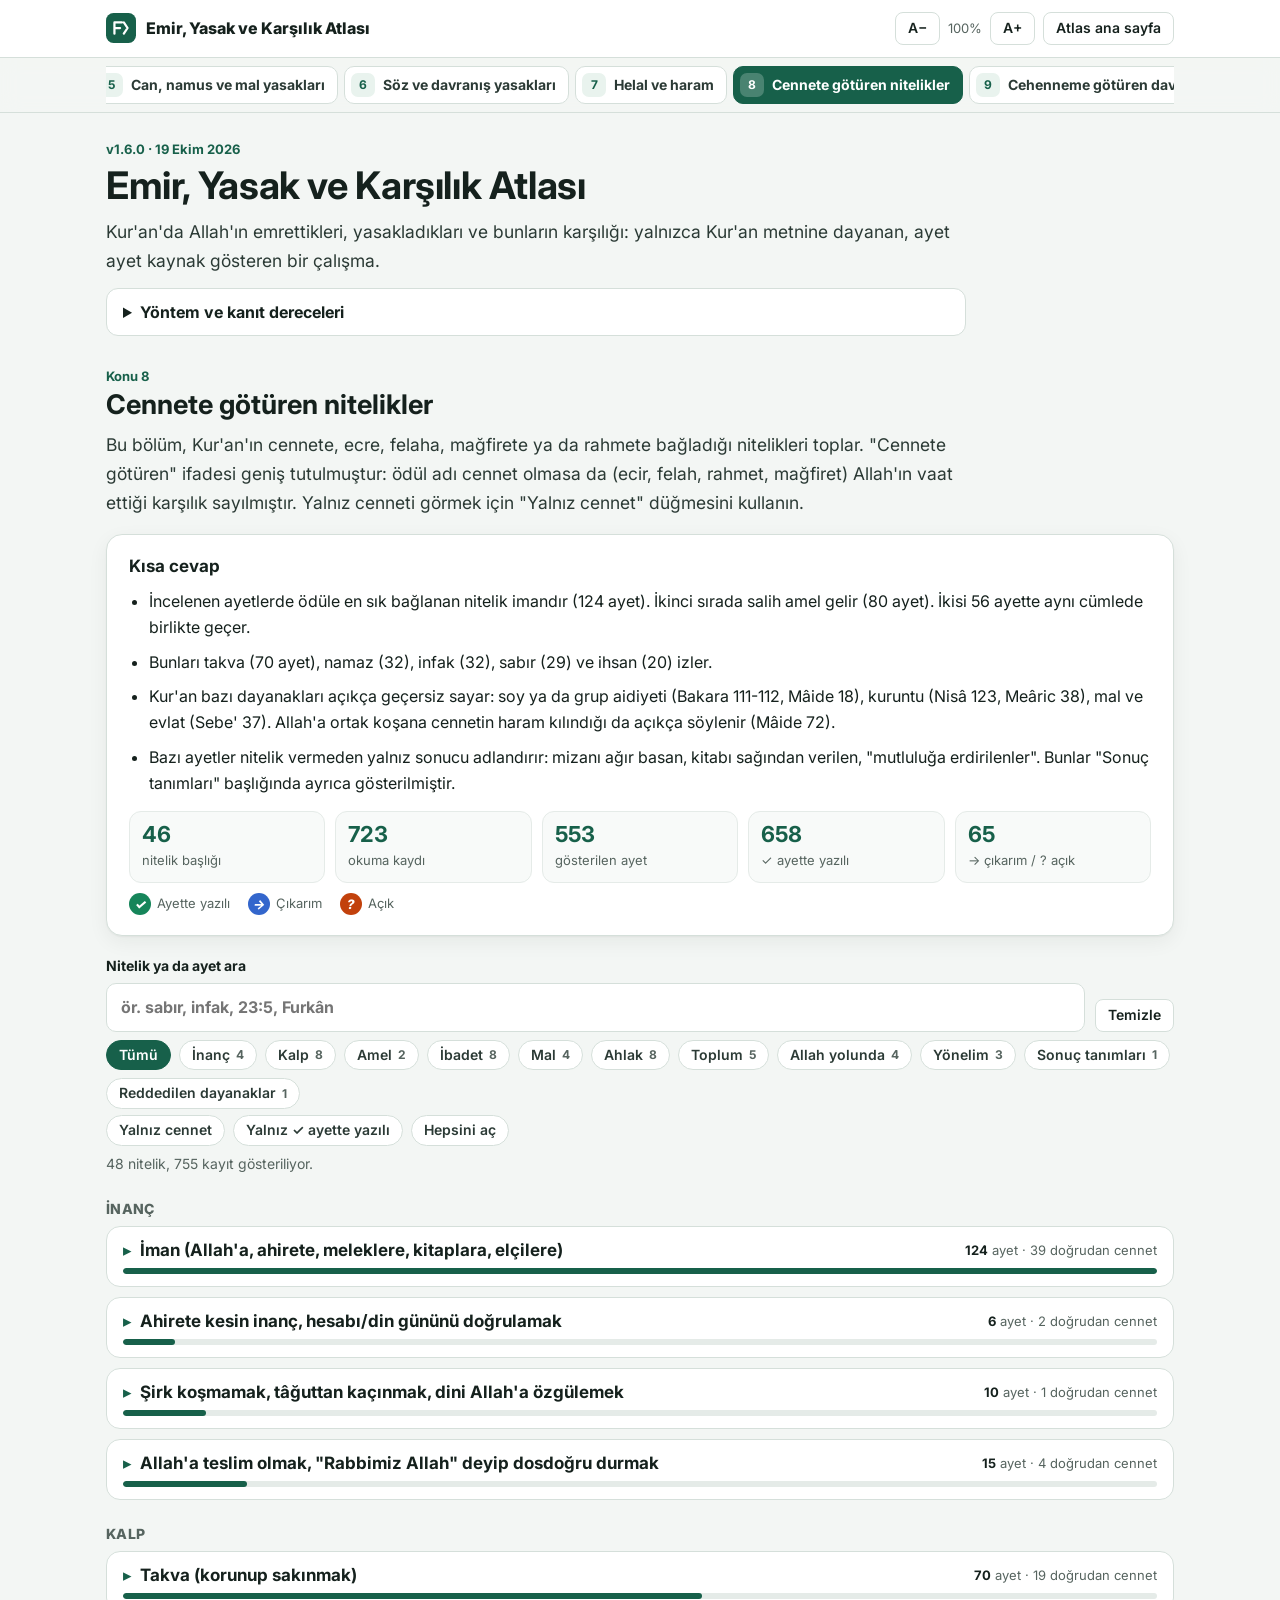
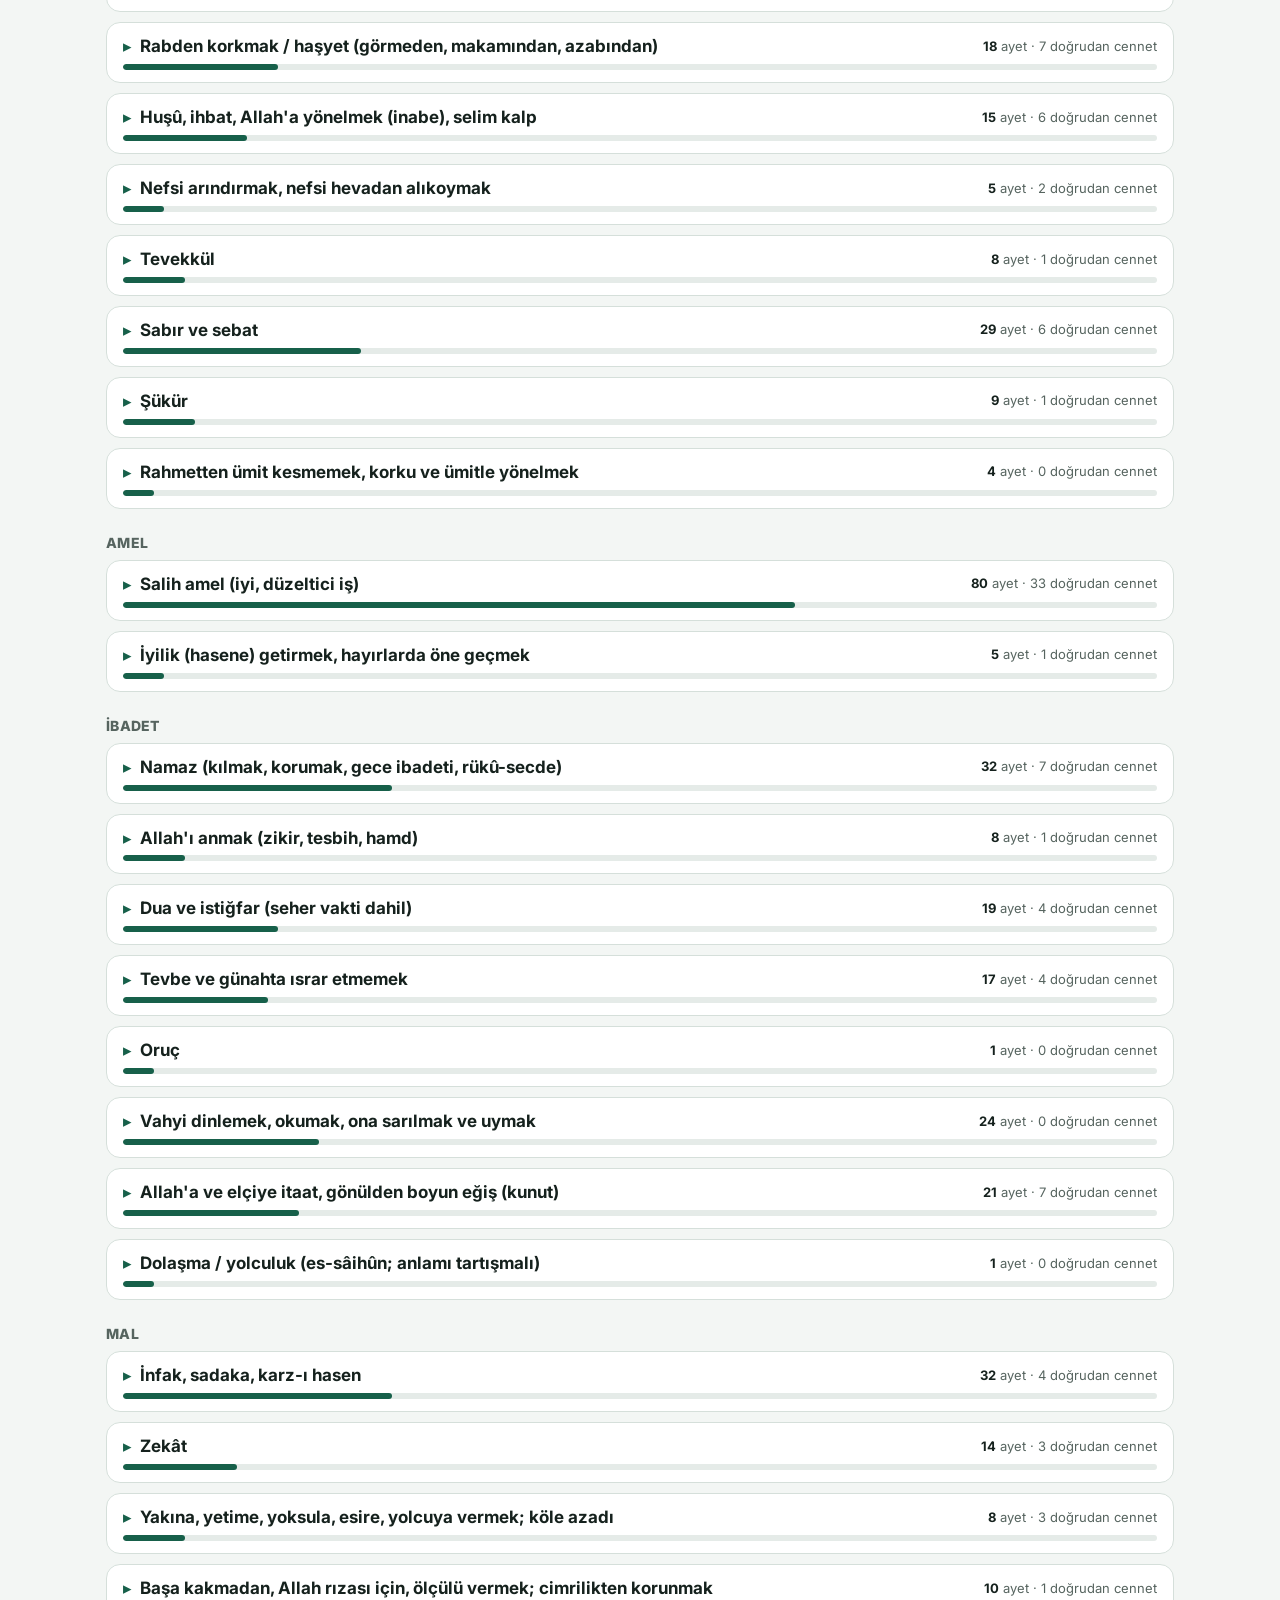
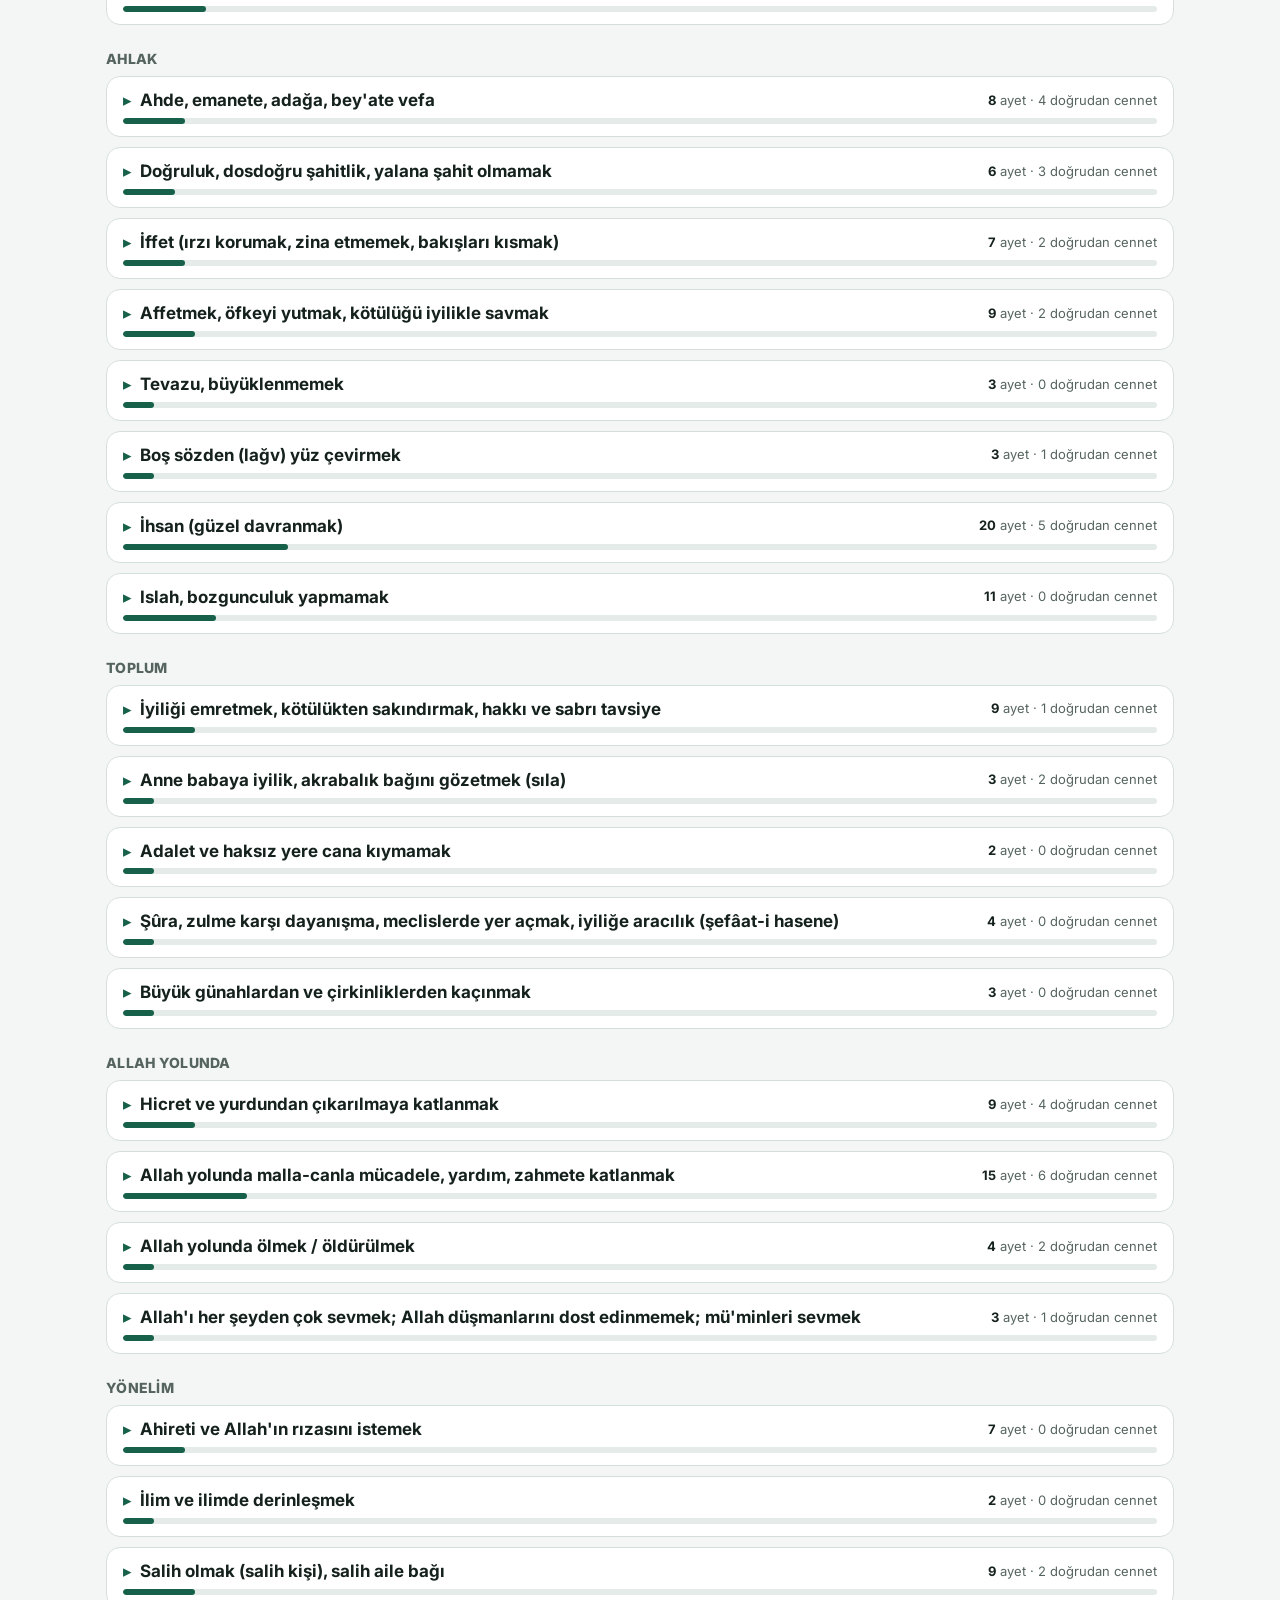
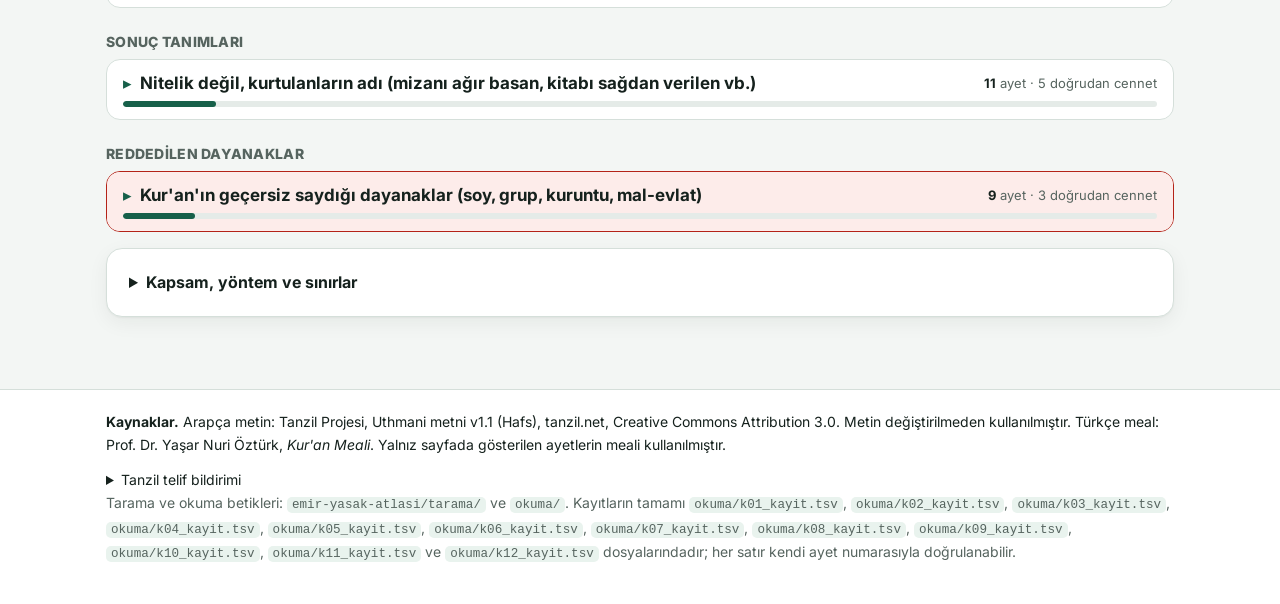
<file: emir-yasak-atlasi/index.html>
<!doctype html>
<html lang="tr">
<head>
<meta charset="utf-8">
<meta name="viewport" content="width=device-width,initial-scale=1">
<title>Emir, Yasak ve Karşılık Atlası</title>
<meta name="description" content="Kur'an'da Allah'ın emrettikleri, yasakladıkları ve bunların karşılığı: yalnızca Kur'an metnine dayanan, ayet ayet kaynak gösteren bir çalışma.">
<link rel="preconnect" href="https://fonts.googleapis.com"><link rel="preconnect" href="https://fonts.gstatic.com" crossorigin>
<link href="https://fonts.googleapis.com/css2?family=Amiri+Quran&family=Inter:wght@400;600;700;800&display=swap" rel="stylesheet">
<style>:root{
  --bg:#f3f6f4;--paper:#fff;--paper2:#f8faf9;--ink:#15211d;--ink2:#2b3a35;--muted:#56645f;--line:#d5dfda;--line2:#e5ebe8;
  --accent:#17604a;--on-accent:#fff;--soft:#e9f3ee;
  --y:#16855a;--c:#3366cc;--a:#c2410c;--on-mk:#fff;--y-bg:#eaf5ef;--c-bg:#edf2fc;--a-bg:#fcf0e8;
  --gold:#a16207;--gold-bg:#fdf6e3;--red:#b42318;--red-bg:#fdecea;
  --shadow:0 1px 2px rgba(15,30,25,.05),0 6px 20px rgba(15,30,25,.06);
  --arabic:"Amiri Quran","Amiri","Scheherazade New","Noto Naskh Arabic","Traditional Arabic",serif;
  --fs:1;color-scheme:light;
}
@media (prefers-color-scheme:dark){:root{
  --bg:#0d1315;--paper:#141c1f;--paper2:#182226;--ink:#e7efec;--ink2:#cfdbd6;--muted:#9fb0aa;--line:#2a3a3f;--line2:#223035;
  --accent:#62c59d;--on-accent:#0d1315;--soft:#16262a;--y:#2fa877;--c:#5a8ce6;--a:#d9702a;--on-mk:#0d1315;
  --y-bg:#132820;--c-bg:#151f36;--a-bg:#2a1b11;--gold:#e0b04a;--gold-bg:#2a2210;--red:#f2827a;--red-bg:#2c1513;--shadow:none;color-scheme:dark}}
*{box-sizing:border-box}
[hidden]{display:none!important}
html{scroll-behavior:smooth;scroll-padding-top:76px;-webkit-text-size-adjust:100%}
body{margin:0;background:var(--bg);color:var(--ink);font-family:Inter,system-ui,-apple-system,"Segoe UI",Roboto,sans-serif;font-size:calc(16px * var(--fs));line-height:1.65}
a{color:var(--accent);text-underline-offset:3px}
:focus-visible{outline:3px solid var(--c);outline-offset:2px}
p{margin:0 0 12px}
code{font-size:.9em;background:var(--soft);padding:1px 5px;border-radius:5px;overflow-wrap:anywhere}
.wrap{max-width:1100px;margin:0 auto;padding:0 16px}
.skip{position:absolute;left:-9999px;top:8px}
.skip:focus{left:12px;z-index:99;background:var(--paper);padding:8px 12px;border-radius:8px}
.top{background:var(--paper);border-bottom:1px solid var(--line)}
.top .wrap{display:flex;align-items:center;justify-content:space-between;gap:10px 16px;flex-wrap:wrap;padding-top:12px;padding-bottom:12px}
.brand{display:flex;align-items:center;gap:10px;font-weight:800;color:var(--ink);text-decoration:none}
.tools{display:flex;align-items:center;gap:8px;flex-wrap:wrap}
.fs{display:inline-flex;align-items:center;gap:4px}
.fs-val{font-size:13px;color:var(--muted);min-width:42px;text-align:center}
.btn{appearance:none;border:1px solid var(--line);background:var(--paper);color:var(--ink);border-radius:8px;padding:7px 12px;font:inherit;font-size:14px;font-weight:600;line-height:1.2;cursor:pointer;text-decoration:none;display:inline-flex;align-items:center;gap:6px}
.btn:hover{border-color:var(--accent)}
.tabbar{position:sticky;top:0;z-index:30;background:color-mix(in srgb,var(--bg) 92%,transparent);backdrop-filter:blur(10px);-webkit-backdrop-filter:blur(10px);border-bottom:1px solid var(--line)}
.tablist{display:flex;gap:6px;padding:8px 0;overflow-x:auto;scrollbar-width:thin}
.tab{appearance:none;flex:0 0 auto;border:1.5px solid var(--line);background:var(--paper);color:var(--ink2);border-radius:10px;padding:6px 12px 6px 6px;font:inherit;font-size:14px;font-weight:700;line-height:1.1;cursor:pointer;display:inline-flex;align-items:center;gap:8px}
.tab .n{display:inline-grid;place-items:center;width:24px;height:24px;border-radius:7px;background:var(--soft);color:var(--accent);font-size:12px}
.tab.off{color:var(--muted);border-style:dashed}
.tab[aria-selected="true"]{background:var(--accent);border-color:var(--accent);color:var(--on-accent)}
.tab[aria-selected="true"] .n{background:rgba(255,255,255,.22);color:var(--on-accent)}
.hero{padding:26px 0 8px}
h1{font-size:clamp(26px,4vw,38px);line-height:1.15;margin:4px 0 10px;letter-spacing:-.01em}
h2{font-size:clamp(21px,3vw,27px);line-height:1.25;margin:0 0 10px}
h3{font-size:17px;line-height:1.35;margin:0}
.kicker{font-size:13px;font-weight:700;color:var(--accent);margin:0}
.lead{font-size:calc(17.5px * var(--fs));color:var(--ink2);max-width:860px}
.muted{color:var(--muted)}
.notice{padding:12px 16px;border-left:4px solid var(--accent);background:var(--soft);border-radius:8px;font-size:15px}
details.method{background:var(--paper);border:1px solid var(--line);border-radius:12px;padding:10px 16px;margin:6px 0 4px;max-width:860px}
details.method summary{cursor:pointer;font-weight:700}
details.method ul{margin:10px 0 4px;padding-left:20px}
.mk{display:inline-grid;place-items:center;width:22px;height:22px;border-radius:50%;background:var(--y);color:var(--on-mk);font-size:13px;font-weight:800;line-height:1;flex:0 0 22px}
.mk.c{background:var(--c)}.mk.a{background:var(--a)}
.legend{display:flex;flex-wrap:wrap;gap:6px 18px;margin:10px 0 0;font-size:13px;color:var(--muted)}
.legend span{display:inline-flex;align-items:center;gap:6px}
.panel{padding:18px 0 56px}
.js .panel{animation:panelIn .3s ease both}
@keyframes panelIn{from{opacity:0;transform:translateY(6px)}to{opacity:1;transform:none}}
.card{background:var(--paper);border:1px solid var(--line);border-radius:16px;padding:20px 22px;box-shadow:var(--shadow);margin:16px 0}
.answer ul{margin:0;padding-left:20px}
.answer li{margin:0 0 8px}
.stats{display:grid;grid-template-columns:repeat(auto-fit,minmax(130px,1fr));gap:10px;margin:14px 0 0}
.stat{background:var(--paper2);border:1px solid var(--line2);border-radius:12px;padding:10px 12px}
.stat b{display:block;font-size:22px;line-height:1.1;color:var(--accent)}
.stat span{font-size:13px;color:var(--muted)}
.finder{display:grid;grid-template-columns:minmax(0,1fr) auto;gap:10px;align-items:end;margin:18px 0 8px}
.finder label{display:grid;gap:6px;font-weight:700;font-size:14px}
.finder input{width:100%;min-width:0;border:1.5px solid var(--line);background:var(--paper);color:var(--ink);border-radius:10px;padding:10px 14px;font:inherit;font-size:16px}
.finder input:focus{border-color:var(--accent);outline:none}
.chips{display:flex;flex-wrap:wrap;gap:8px;margin:6px 0}
.chip{appearance:none;border:1.5px solid var(--line);background:var(--paper);color:var(--ink2);border-radius:999px;padding:6px 12px;font:inherit;font-size:14px;font-weight:600;line-height:1.2;cursor:pointer;display:inline-flex;gap:6px;align-items:center}
.chip .k{font-size:12px;color:var(--muted);font-weight:700}
.chip[aria-pressed="true"]{background:var(--accent);border-color:var(--accent);color:var(--on-accent)}
.chip[aria-pressed="true"] .k{color:inherit}
.chip.gold[aria-pressed="true"]{background:var(--gold);border-color:var(--gold);color:#fff}
#count{font-size:14px;color:var(--muted);margin:4px 0 14px;min-height:1.4em}
.grp{margin:22px 0 6px;font-size:14px;font-weight:800;color:var(--muted);letter-spacing:.02em;text-transform:uppercase}
.nit{background:var(--paper);border:1px solid var(--line);border-radius:14px;margin:0 0 10px;overflow:hidden}
.nit > summary{list-style:none;cursor:pointer;display:grid;grid-template-columns:minmax(0,1fr) auto;gap:6px 14px;align-items:center;padding:12px 16px}
.nit > summary::-webkit-details-marker{display:none}
.nit > summary h3::before{content:"▸";display:inline-block;width:1em;color:var(--accent);transition:transform .2s}
.nit[open] > summary h3::before{transform:rotate(90deg)}
.nit .bar{grid-column:1 / -1;height:6px;background:var(--line2);border-radius:99px;overflow:hidden}
.nit .bar i{display:block;height:100%;background:var(--accent);border-radius:99px}
.nit .cnt{font-size:13px;color:var(--muted);text-align:right;white-space:nowrap}
.nit .cnt b{color:var(--ink)}
.nit.red{border-color:var(--red)}
.nit.red > summary{background:var(--red-bg)}
.rec{list-style:none;margin:0;padding:0 16px 14px}
.rec li{display:grid;grid-template-columns:22px minmax(0,1fr);gap:10px;align-items:start;padding:9px 0;border-top:1px solid var(--line2);font-size:15px}
.rec .refs{display:flex;flex-wrap:wrap;gap:6px;align-items:center}
.ref{appearance:none;border:1px solid var(--line);background:var(--paper2);color:var(--accent);border-radius:7px;padding:2px 8px;font:inherit;font-size:14px;font-weight:700;cursor:pointer}
.ref[aria-expanded="true"]{background:var(--accent);color:var(--on-accent);border-color:var(--accent)}
.arrow{color:var(--muted)}
.odul{display:inline-block;font-size:12.5px;font-weight:700;padding:2px 8px;border-radius:99px;background:var(--y-bg);color:var(--y)}
.odul.cennet{background:var(--gold-bg);color:var(--gold)}
.odul.neg{background:var(--red-bg);color:var(--red)}
.odul.nar{box-shadow:inset 0 0 0 1.5px var(--red)}
.not{display:block;color:var(--muted);font-size:13.5px;margin-top:3px}
.ham{font-size:12px;color:var(--muted)}
.ayet{grid-column:2;background:var(--paper2);border:1px solid var(--line2);border-radius:10px;padding:10px 12px;margin-top:6px}
.ayet .ar{font-family:var(--arabic);direction:rtl;text-align:right;font-size:calc(24px * var(--fs));line-height:2;margin:0 0 6px}
.ayet .tr{margin:0;font-size:15px}
.ayet .src{font-size:12.5px;color:var(--muted);margin:4px 0 0}
.empty{padding:18px;background:var(--paper);border:1.5px dashed var(--line);border-radius:12px}
.soon{padding:28px 0}
.tgrid{display:grid;grid-template-columns:repeat(auto-fill,minmax(230px,1fr));gap:10px;margin-top:12px}
.tcard{appearance:none;text-align:left;font:inherit;display:flex;flex-direction:column;gap:4px;background:var(--paper);border:1px solid var(--line);border-radius:12px;padding:12px 14px;color:var(--ink);cursor:pointer}
.tcard:hover{border-color:var(--accent)}
.tcard .tn{font-size:12px;font-weight:800;color:var(--accent)}
.tcard .s{color:var(--muted);font-size:13.5px;line-height:1.45}
.tcard .st{font-size:12px;font-weight:700;color:var(--muted)}
.tcard.ok .st{color:var(--y)}
.scope li{margin:0 0 8px}
.foot{border-top:1px solid var(--line);background:var(--paper);padding:20px 0 30px;font-size:14px}
.lic pre{white-space:pre-wrap;font-size:12px;color:var(--muted)}
@media (max-width:640px){
  .finder{grid-template-columns:1fr}
  .nit > summary{grid-template-columns:1fr}
  .nit .cnt{text-align:left}
  .card{padding:16px}
}
@media (prefers-reduced-motion:reduce){*{animation:none!important;transition:none!important;scroll-behavior:auto!important}}
.tur{display:inline-block;font-size:12px;font-weight:700;padding:2px 8px;border-radius:6px;margin-right:6px;background:var(--y-bg);color:var(--y)}
.tur.t-yasak{background:var(--red-bg);color:var(--red)}
.tur.t-emir{background:var(--gold-bg);color:var(--gold)}
</style>
<script>document.documentElement.classList.add('js')</script>
</head>
<body>
<a class="skip" href="#ana">İçeriğe geç</a>
<header class="top"><div class="wrap">
  <a class="brand" href="./"><svg width="30" height="30" viewBox="0 0 32 32" aria-hidden="true"><rect width="32" height="32" rx="8" fill="var(--accent)"/><path d="M9 22V10h8M9 16h6M19 10l4 6-4 6" fill="none" stroke="var(--on-accent)" stroke-width="2.4" stroke-linecap="round" stroke-linejoin="round"/></svg><span>Emir, Yasak ve Karşılık Atlası</span></a>
  <div class="tools">
    <span class="fs"><button class="btn" data-fs="-1" aria-label="Yazıyı küçült">A−</button><span class="fs-val" id="fsval">100%</span><button class="btn" data-fs="1" aria-label="Yazıyı büyüt">A+</button></span>
    <a class="btn" href="../">Atlas ana sayfa</a>
  </div>
</div></header>
<nav class="tabbar" aria-label="Konular"><div class="wrap"><div class="tablist" id="tabs" role="tablist"></div></div></nav>
<main id="ana" class="wrap">
  <section class="hero">
    <p class="kicker">v1.6.0 · 19 Ekim 2026</p>
    <h1>Emir, Yasak ve Karşılık Atlası</h1>
    <p class="lead">Kur'an'da Allah'ın emrettikleri, yasakladıkları ve bunların karşılığı: yalnızca Kur'an metnine dayanan, ayet ayet kaynak gösteren bir çalışma.</p>
    <details class="method"><summary>Yöntem ve kanıt dereceleri</summary><ul><li>Kaynak yalnızca Kur'an'dır. Hadis, rivayet, mezhep görüşü ve tefsir kanıt olarak kullanılmaz.</li><li>Arapça metin: Tanzil Uthmani (Hafs), 6236 ayet. Türkçe meal: Yaşar Nuri Öztürk.</li><li>Her kayıt, niteliğin geçtiği ayeti ve ödülün söylendiği ayeti ayrı ayrı gösterir. Bunlar aynı ayet de olabilir, aynı pasajda art arda gelen ayetler de.</li><li>Kanıt derecesi: ✓ Ayette yazılı (bağ cümlede ya da &quot;işte onlar&quot; gibi bir gönderme ile açıkça kurulur), → Çıkarım (bağ bağlamdan çıkarılır), ? Açık (nitelik ya da bağ metinden belirlenemez).</li><li>Derece kuralı (dış denetimle netleşti): karşılık ayette davranışın sahibine zamirle ya da &quot;işte onlar&quot; ile bağlanıyorsa ✓; davranıştan farklı adla anılan bir sınıfa (&quot;kâfirler&quot;, &quot;zalimler&quot;, &quot;suçlular&quot;, &quot;güzel davrananlar&quot;, &quot;sakınanlar&quot;) bağlanıyorsa ve davranışın sahibi o sınıfla yalnız bağlamdan özdeşleşiyorsa → sayılır. Ayetin bizzat &quot;ondan daha zalim kim var&quot; diye nitelediği kişi için &quot;zalimler&quot; sınıfı ✓ kalır.</li><li>Karşılık adları ayetin kendi kelimesine göre verilir: ayet &quot;cennet&quot; demiyorsa (gurfe, &quot;değerli giriş yeri&quot;) cennet kodu kullanılmaz; &quot;makt&quot; gazap, &quot;ricz&quot; pislik, &quot;nebz fi'l-yemm&quot; boğulma diye yazılmaz. Kayıt notlarında mealin yorum katan ifadeleri yerine Arapça kelime verilir.</li><li>Tür kuralı: Allah'ın ya da bir elçinin doğrudan buyruğu (ör. &quot;kulluk edin&quot;, &quot;ortak koşma&quot;) Emir/Yasak; bir kişinin &quot;bana emredildi&quot;, &quot;yasaklandım&quot; diye aktardığı ya da geçmişte verilmiş olarak anlatılan buyruk Tanım; &quot;şirke saparsan amelin boşa çıkar&quot; gibi şartlı cümle Sonuç sayılır.</li><li>Uyarı kuralı: Bir elçinin &quot;sizin için ... azabından korkuyorum&quot; uyarısı, şart açıkça kurulmadıkça → sayılır; &quot;Rabbime isyan edersem ... korkarım&quot; gibi şartı yazılı uyarı ✓ kalır. Ayette karşılık yazılı olduğu hâlde kodlanmamış kayıt bırakılmaz; ateşin adları (cehennem, cahîm, saîr, sekar, hutame) ayrı tutulur.</li></ul></details>
  </section>
  <div id="konu" aria-live="polite"><noscript><p class="notice">Bu sayfanın konu içerikleri JavaScript ile yüklenir. Ham veriye <a href="veri/konu01.json">veri/konu01.json</a>, <a href="veri/konu02.json">veri/konu02.json</a>, <a href="veri/konu03.json">veri/konu03.json</a>, <a href="veri/konu04.json">veri/konu04.json</a>, <a href="veri/konu05.json">veri/konu05.json</a>, <a href="veri/konu06.json">veri/konu06.json</a>, <a href="veri/konu07.json">veri/konu07.json</a>, <a href="veri/konu08.json">veri/konu08.json</a>, <a href="veri/konu09.json">veri/konu09.json</a>, <a href="veri/konu10.json">veri/konu10.json</a>, <a href="veri/konu11.json">veri/konu11.json</a> ve <a href="veri/konu12.json">veri/konu12.json</a> dosyalarından ulaşabilirsiniz.</p></noscript></div>
</main>
<footer class="foot"><div class="wrap">
  <p><b>Kaynaklar.</b> Arapça metin: Tanzil Projesi, Uthmani metni v1.1 (Hafs), tanzil.net, Creative Commons Attribution 3.0. Metin değiştirilmeden kullanılmıştır. Türkçe meal: Prof. Dr. Yaşar Nuri Öztürk, <i>Kur'an Meali</i>. Yalnız sayfada gösterilen ayetlerin meali kullanılmıştır.</p>
  <details class="lic"><summary>Tanzil telif bildirimi</summary><pre># PLEASE DO NOT REMOVE OR CHANGE THIS COPYRIGHT BLOCK
#====================================================================
#
#  Tanzil Quran Text (Uthmani, Version 1.1)
#  Copyright (C) 2007-2026 Tanzil Project
#  License: Creative Commons Attribution 3.0
#
#  This copy of the Quran text is carefully produced, highly
#  verified and continuously monitored by a group of specialists
#  at Tanzil Project.
#
#  TERMS OF USE:
#
#  - Permission is granted to copy and distribute verbatim copies
#    of this text, but CHANGING IT IS NOT ALLOWED.
#
#  - This Quran text can be used in any website or application,
#    provided that its source (Tanzil Project) is clearly indicated,
#    and a link is made to tanzil.net to enable users to keep
#    track of changes.
#
#  - This copyright notice shall be included in all verbatim copies
#    of the text, and shall be reproduced appropriately in all files
#    derived from or containing substantial portion of this text.
#
#  Please check updates at: http://tanzil.net/updates/
#
#====================================================================</pre></details>
  <p class="muted">Tarama ve okuma betikleri: <code>emir-yasak-atlasi/tarama/</code> ve <code>okuma/</code>. Kayıtların tamamı <code>okuma/k01_kayit.tsv</code>, <code>okuma/k02_kayit.tsv</code>, <code>okuma/k03_kayit.tsv</code>, <code>okuma/k04_kayit.tsv</code>, <code>okuma/k05_kayit.tsv</code>, <code>okuma/k06_kayit.tsv</code>, <code>okuma/k07_kayit.tsv</code>, <code>okuma/k08_kayit.tsv</code>, <code>okuma/k09_kayit.tsv</code>, <code>okuma/k10_kayit.tsv</code>, <code>okuma/k11_kayit.tsv</code> ve <code>okuma/k12_kayit.tsv</code> dosyalarındadır; her satır kendi ayet numarasıyla doğrulanabilir.</p>
</div></footer>
<script id="meta" type="application/json">{"konular":[{"no":1,"grup":"A","ad":"Temel emirler","ozet":"Kulluk, adalet ve ihsan, ahde vefa, emanet, doğruluk: Kur'an'ın emir ve övgü diliyle bildirdikleri ve ayette yazılı karşılıkları.","hazir":true,"vurgu":{"ad":"Yalnız emir ve yasak","alan":"kayit_tur","deger":["emir","yasak"],"sayim":"doğrudan emir/yasak"}},{"no":2,"grup":"A","ad":"Aile ve toplum emirleri","ozet":"Anne-baba, akraba, yetim, yoksul, yolcu ve komşuya karşı Kur'an'ın emir ve yasakları ile ayette yazılı karşılıkları.","hazir":true,"vurgu":{"ad":"Yalnız emir ve yasak","alan":"kayit_tur","deger":["emir","yasak"],"sayim":"doğrudan emir/yasak"}},{"no":3,"grup":"A","ad":"Mal ve infak","ozet":"İnfak, sadaka, zekât, Allah'a güzel borç ve cimrilik: emirler, yasaklar ve ayette bildirilen karşılıklar.","hazir":true,"vurgu":{"ad":"Yalnız emir ve yasak","alan":"kayit_tur","deger":["emir","yasak"],"sayim":"doğrudan emir/yasak"}},{"no":4,"grup":"B","ad":"Şirk ve ayetleri yalanlama","ozet":"Allah'a ortak koşmak ve ayetleri yalanlamak: emirler, yasaklar ve ayette bildirilen karşılıklar.","hazir":true,"vurgu":{"ad":"Yalnız emir ve yasak","alan":"kayit_tur","deger":["emir","yasak"],"sayim":"doğrudan emir/yasak"}},{"no":5,"grup":"B","ad":"Can, namus ve mal yasakları","ozet":"Öldürme, zina, hırsızlık, yetim malı, ribâ, ölçüde hile: emirler, yasaklar ve ayette bildirilen karşılıklar.","hazir":true,"vurgu":{"ad":"Yalnız emir ve yasak","alan":"kayit_tur","deger":["emir","yasak"],"sayim":"doğrudan emir/yasak"}},{"no":6,"grup":"B","ad":"Söz ve davranış yasakları","ozet":"Yalan, iftira, alay, gıybet, kibir, israf ve söz edebi: emirler, yasaklar ve ayette bildirilen karşılıklar.","hazir":true,"vurgu":{"ad":"Yalnız emir ve yasak","alan":"kayit_tur","deger":["emir","yasak"],"sayim":"doğrudan emir/yasak"}},{"no":7,"grup":"B","ad":"Helal ve haram","ozet":"Yiyecek-içecek ve evlilikte helal ve haram kılınanlar, Allah'a iftira sayılan kendiliğinden haramlaştırma: emirler, yasaklar ve ayette bildirilen karşılıklar.","hazir":true,"vurgu":{"ad":"Yalnız emir ve yasak","alan":"kayit_tur","deger":["emir","yasak"],"sayim":"doğrudan emir/yasak"}},{"no":8,"grup":"C","ad":"Cennete götüren nitelikler","ozet":"Kur'an'ın cennete ve Allah'ın ödülüne bağladığı nitelik ve davranışlar.","hazir":true,"vurgu":{"ad":"Yalnız cennet","alan":"odul","deger":"cennet","sayim":"doğrudan cennet"}},{"no":9,"grup":"C","ad":"Cehenneme götüren davranışlar","ozet":"Kur'an'ın ateşe ve azaba bağladığı tutum ve davranışlar.","hazir":true,"vurgu":{"ad":"Yalnız cehennem/ateş","alan":"tur","deger":"nar","sayim":"doğrudan ateş"}},{"no":10,"grup":"C","ad":"Karşılığın kuralları","ozet":"Zerre ağırlığı, tevbe ve bağışlanma, bağışlanmayacak günah, derece farkları.","hazir":true,"vurgu":{"ad":"Yalnız sonuç kayıtları","alan":"kayit_tur","deger":["sonuc"],"sayim":"davranış-karşılık sonucu"}},{"no":11,"grup":"D","ad":"Allah'ın sevdikleri ve sevmedikleri","ozet":"\"Yuhibbu\" ve \"lâ yuhibbu\" ifadeleri.","hazir":true,"vurgu":{"ad":"Yalnız \"sevmez\"","alan":"odul","deger":"sevilmeme","sayim":"Allah sevmez"}},{"no":12,"grup":"D","ad":"Günah sınıfları","ozet":"Kebâir, fahşâ, lemem, ism, zenb, fısk, bağy, münker: Kur'an'ın günahı adlandırdığı yerler.","hazir":true,"vurgu":{"ad":"Yalnız emir ve yasak","alan":"kayit_tur","deger":["emir","yasak"],"sayim":"doğrudan emir/yasak"}}],"gruplar":[{"id":"A","ad":"Emirler"},{"id":"B","ad":"Yasaklar"},{"id":"C","ad":"Karşılık"},{"id":"D","ad":"Sınıflar"}],"odulAdi":{"cennet":"Cennet","ecir":"Ecir (ödül)","felah":"Felah (kurtuluş)","magfiret":"Mağfiret","magfiret_ecir":"Mağfiret ve ecir","rahmet":"Rahmet","korku_yok":"Korku ve hüzün yok","sevap":"Sevap","karsilik":"Karşılık","ovgu":"Övgü (ödül adı yok)","kat_kat":"Kat kat artırma","artirma":"Artırma","husna":"Hüsnâ (en güzel)","derece":"Derece","mujde":"Müjde","hayir":"Hayır (daha hayırlı)","fevz":"Fevz (büyük kurtuluş)","ahiret_ecri":"Ahiret ecri","ahiret_sevabi":"Ahiret sevabı","ahiret_hayirli":"Ahiret daha hayırlı","ecir_iki_kat":"İki kat ecir","hesapsiz_ecir":"Hesapsız ecir","gunah_ortme":"Günahların örtülmesi","gunah_silme":"Kötülüklerin silinmesi","tam_karsilik":"Tam karşılık","kabul":"Kabul","hidayet":"Hidayet","emniyet":"Güven","ustunluk":"Kıyamette üstünlük","fazl":"Fazl (lütuf)","rizik":"Rızık","beraberlik":"Seçkinlerle beraberlik","pay":"Pay","kurtulus":"Kurtuluş","akibet":"Güzel son (âkıbet)","rıza":"Rıza","selam":"Selam","tuba":"Tûbâ","likaullah":"Rabbe kavuşma","sukranla_karsilanma":"Çabanın şükranla karşılanması","seytandan_korunma":"Şeytandan korunma","hayat_tayyibe_ecir":"Güzel hayat ve ecir","kendi_lehine":"Kendi lehine","yukselme":"Yükselme","yerine_konma":"Yerine konma","diledikleri":"Dilediği her şey","allah_katindaki":"Allah katındaki (daha hayırlı)","goz_aydinligi":"Gizlenmiş göz aydınlığı","dua_kabulu":"Duaya icabet","esitsizlik":"Kötülerle bir tutulmama","velayet":"Allah'ın dostluğu","yardim":"Yardım","yardim_sebat":"Yardım ve sebat","hidayet_artisi":"Hidayetin artması","hidayet_artisi_takva":"Hidayet artışı ve takva","kifayet":"Allah'ın yetmesi","cikis_rizik":"Çıkış yolu ve rızık","kolaylik":"Kolaylık","seyyiat_ortme_ecir":"Kötülüklerin örtülmesi ve büyük ecir","rahmet_iki_pay":"Rahmetten iki pay","ecir_nur":"Ecir ve nur","kavusma":"Soyuna kavuşma","azaptan_korunma":"Azaptan korunma","ashab_meymene":"Sağın ehli","rizaya_ermek":"Hoşnutluğa ermek","hosnut_yasam":"Hoşnut bir yaşayış","husrandan_istisna":"Hüsrandan istisna","hayirda_yarisma":"Hayırda öne geçenler","ecir_sukran":"Ecir ve şükran","cennet_haram":"Cennet haram","cennete_giremez":"Cennete giremez","dunyevi_kurtulus":"Dünyada kurtuluş (kıssa)","dunyevi_bereket":"Dünyada bereket","dunyevi_yerlesme":"Yurda yerleşme (kıssa)","helaktan_korunma":"Helâktan korunma","yeryuzune_varislik":"Yeryüzüne vârislik","cehennemden_uzaklik":"Cehennemden uzak tutulma","sapmamak_bedbaht_olmamak":"Sapmamak, bedbaht olmamak","ahirette_salihlerle":"Ahirette salihlerle","kadem_sidk":"Doğruluk makamı","arinma":"Arınma","ahiret_yurdu":"Ahiret yurdu","daha_hayirlisi":"Daha hayırlısı","ahiret":"Ahiret","salih_amel_yazilir":"Salih amel yazılır","seyyiatin_hasenata_donmesi":"Kötülüklerin iyiliğe çevrilmesi","kolay_hesap":"Kolay hesap","sevgi":"Allah'ın sevgisi","furkan_ortme":"Furkan ve kötülüklerin örtülmesi","karsitlik":"Karşıtıyla bir olmamak","hayat":"Hayat","-":"—","azap":"Azap","vaat":"Vaat","gunah_yok":"Günah yok","hasene":"Güzellik (hasene)","sorumluluk_yok":"Aleyhine yol (sorumluluk) yok","allah_beraberligi":"Allah'ın beraberliği","saglam_kulp":"En sağlam kulpa tutunma","allahin_ahde_vefasi":"Allah'ın da ahdine vefası","yol_serbest":"Yolunun serbest bırakılması","din_kardesligi":"Dinde kardeşlik","keffaret":"Kendisi için keffaret","anapara":"Ana paranın kendisinde kalması","guzel_gecim":"Güzel bir geçimle yaşatılma (metâ' hasen)","mudhal_kerim":"Değerli bir giriş yeri (mudhal kerîm)","sekine":"Sekînet (iç huzur) indirilmesi","fetih":"Yakın bir fetih","galibiyet":"Galip gelme (el-ğâlibûn)","zulfa":"Yakınlık (zulfâ) ve güzel dönüş","naim":"Nimet (na'îm)","illiyyin":"Kitabın illiyyînde olması","ravda":"Bahçede sevindirilme (ravda)","gurfe":"Gurfe (yüksek köşk)","genislik":"Allah'ın genişlik vermesi","ahirette_nasip_yok":"Ahirette nasip yok","amel_bosa":"Amellerin boşa çıkması","amel_boşa":"Amellerin boşa çıkması","amel_boşa_husran":"Amellerin boşa çıkması ve hüsran","asagilik":"Aşağılık kişiler arasında olmak","atesten_cikarilmama":"Ateşten çıkarılmama","ayetlerden_uzak_tutma":"Ayetlerden uzak tutulma","azap_ani":"Ansızın gelen azap","azap_artisi":"Azabın artırılması","azap_azim":"Büyük azap (azâb azîm)","azap_buyuk":"Büyük azap (azâb kebîr)","azap_buyuk_gun":"Büyük günün azabı","azap_cetin":"Çetin azap","azap_dilerse":"Dilerse azap eder","azap_dunya":"Dünyada azap","azap_dunyevi":"Dünyevi azap","azap_elim":"Acıklı azap","azap_en_buyuk":"En büyük azap","azap_essiz":"Eşsiz azap","azap_genel":"Azap","azap_gokten":"Gökten azap (ricz)","azap_hafiflemez":"Azabın hafifletilmemesi","azap_hafifletilmez":"Azabın hafifletilmemesi","azap_hak":"Söz (hüküm) üzerlerine hak oldu","azap_hak_oldu":"Azabın hak olması","azap_hazir":"Azapta hazır bulundurulma (muhdarûn)","azap_henuz_tatmama":"Azabı henüz tatmamış olma","azap_hizy":"Rezillik azabı","azap_horlayici":"Horlayıcı azap","azap_iki_kat":"İki kat azap","azap_kamcisi":"Azap kamçısı","azap_katlama":"Azabın katlanması","azap_katli":"Katlanmış azap","azap_kaynar_su":"Kaynar su azabı","azap_korkunc":"Korkunç azap","azap_kotu":"Kötü azap","azap_kusatan":"Kuşatan azap","azap_kusatma":"Azabın kuşatması","azap_muhin":"Alçaltıcı azap","azap_pislik":"Pislik azabı","azap_siddetli":"Şiddetli azap","azap_sonsuz":"Sonsuz azap","azap_surekli":"Sürekli azap","azap_uzatma":"Azabın uzatılması","azap_vay":"Vay ve azap","azap_ve_sapiklik":"Azap ve sapıklık","azap_yakalama":"Azabın yakalaması","azap_yakici":"Yakıcı azap","azap_yakin":"Yakın azap","azapta_ortaklik":"Azapta ortaklık","basarisizlik":"Başarısızlık","bela_dunya":"Dünyada bela","belirsiz":"Karşılık belirtilmez","benligini_unutturma":"Öz benliğini unutturma","boyuna_dolanma":"Boyuna dolanma","bozguna_ugratilma":"Bozguna uğratılma","bukagi":"Boyuna bukağı","bukagi_ve_cehennem":"Bukağı ve cehennem","carpilip_tepelenme":"Çarpılıp tepelenme","cehennem":"Cehennem","cehennem_azabi":"Cehennem azabı","cehennem_gorme":"Cehennemi görme","cehennem_odunu":"Cehenneme odun olma","cehenneme_atilma":"Cehenneme atılma","celde_100":"Yüz celde","celde_80":"Seksen celde","ceza_sel":"Sel cezası","cezalandirilma":"Cezalandırılma","cezalandirma":"Cezalandırma","dar_gecim":"Dar geçim","denk_ceza":"Denk ceza","devirlerce_kalis":"Devirlerce kalış","dislanma":"Dışlanma","donusturme":"Maymuna çevrilme","dunyevi_kucuk_azap":"Yakın azap (el-azâbu'l-ednâ)","ebedi_kalis":"Ebedi kalış","felah_yok":"Felah bulamama","fidye_kabul_edilmez":"Fidye kabul edilmez","fitne_veya_azap":"Fitne ya da azap","gark":"Suda boğulma","gark_ve_nar":"Boğulma ve ateş","gazab":"Allah'ın gazabı","gazab_husran":"Gazap ve hüsran","gazab_lanet_cehennem":"Gazap, lanet ve cehennem","gazab_ve_azap":"Gazap ve azap","gazab_ve_muhur":"Gazap ve mühür","gokten_felaket":"Gökten felaket","goz_kor_etme":"Gözlerin kör edilmesi","gunah_yuklenme":"Günah yüklenme","had_dunya":"Dünyada had cezası","haram_kilma":"Helalin haram kılınması","hasret":"Hasret","haviye":"Hâviye","helak":"Helâk","hidayet_edilmeme":"Hidayet verilmeme","hizy":"Rezillik","husran":"Hüsran","husranin_en_beteri":"Hüsranın en beteri","hutame":"Hutame","ibret_cezasi":"İbret cezası","iftira_gunah":"İftira ve açık günah yüklenme","ikinci_firsat_yok":"Geri dönüş dileğinin reddi","iman_gec_fayda_yok":"Geç kalan iman yarar sağlamaz","iman_yarar_saglamaz_husran":"İman yarar sağlamaz, hüsran","intikam":"İntikam","istidrac":"Bilmedikleri yerden derece derece götürülme","kayip_ve_amel_boşa":"Kayıp ve amellerin boşa çıkması","kaynar_su":"Kaynar su","kaynar_su_ve_atik_su":"Kaynar su ve irin","kendi_aleyhine":"Kendi aleyhine","kiyamette_getirme":"Kıyamette yüklenip getirme","kor_hasir":"Kör haşredilme","korkunc_tutus":"Ağır bir yakalayış (ahz vebîl)","korumasizlik":"Koruyucusuz kalma","kotuluklerin_yakalamasi":"Kötülüklerin yakalaması","kusatma":"Kuşatma","lanet":"Lanet","lanet_sagirlik":"Lanet ve sağırlık","lanet_ve_olum":"Lanet ve öldürülme","magfiret_yok":"Bağışlanmama","mahvolma":"Mahvolma","mevlasizlik":"Mevlâsız kalma","muhur":"Mühür","muhur_ve_saptirma":"Mühür ve saptırılma","muhurlenme":"Mühürlenme","mujde_yok":"Müjde yok","nar":"Ateş","nar_alevli":"Alevli ateş","nar_buyuk":"Büyük ateş","nar_ebedi":"Ebedi ateş","nar_sekar":"Sekar ateşi","nifak_yerlestirme":"Kalplere ikiyüzlülük yerleştirme","perdelenme":"Rabden perdelenme","rezillik_ve_azap":"Rezillik ve azap","rizik_haram":"Rızkın haram kılınması","ruzgar_azabi":"Rüzgâr azabı","sapiklik_vay":"Vay ve sapıklık","sapiklik_velisiz":"Sapıklık ve velisizlik","saptirilma":"Saptırılma","sarsinti":"Sarsıntı","sefaatsizlik":"Şefaatsizlik","seytan_musallat":"Şeytan musallat etme","seytan_susleme":"Şeytanın süslemesi","siccin":"Siccîn","sur_ve_azap":"Sur ve azap","surgun_ve_nar":"Sürgün ve ateş","tas_ruzgari":"Taş fırlatan rüzgâr","tas_yagmuru":"Taş yağmuru","tayyibat_haram":"Temiz şeylerin haram kılınması","tehdit":"Tehdit","tek_ses":"Tek ses","tovbe_kabul_edilmez":"Tövbe kabul edilmez","unutulma":"Allah'ın unutması","unutulma_ve_nar":"Unutulma ve ateş","vay":"Vay haline","vebal_ve_azap":"Vebal ve azap","yakalama":"Yakalama","yangin_azabi":"Yangın azabı","yardimsizlik":"Yardımsızlık","yildirim":"Yıldırım","yildiz_atisi":"Delici şihabın takibi","yukselen_azap":"Yükselen azap","yuz_kararmasi":"Yüzlerin kararması","zakkum":"Zakkum","zalim_sayilma":"Zalim sayılma","zillet":"Zillet","zillet_azabi":"Zillet azabı","zincir_ve_nar":"Zincir ve ateş","zorlu_hesap_ve_azap":"Zorlu hesap ve azap","el_kesme":"Elin kesilmesi","kisas":"Kısas","gulul_yuk":"Aşırdığını kıyamette yüklenip getirme","buyuk_vebal":"Büyük vebal","yok":"Bu ayette karşılık belirtilmez","azap_en_elim":"En acı azap","buyuk_zulum":"Büyük zulüm sayılma","en_serli_yaratik":"Yaratıkların en şerlisi","hesaba_cekilme":"Hesaba çekilme","kahretme":"Kahrolma","korku_salma":"Kalplere korku salınması","kotu_son":"Kötü son","musrik_sayilma":"Müşrik sayılma","sapiklik_donussuz":"Uzak bir sapıklık (dalâl-i baîd)","yalniz_horlanmis":"Kınanmış ve yardımsız bırakılma (mezmûm, mahzûl)","dusmanlik_salma":"Aralarına düşmanlık ve nefret salınması","sevilmeme":"Allah'ın sevmemesi","maskaraya_cevirme":"Allah'ın onlarla alay etmesi (sahira'llâhu minhum)","seytanin_kardesi":"Şeytanların kardeşi olma","infak_kabul_edilmez":"İnfakın kabul edilmemesi","kotuluk_cemberi":"Kötülük çemberi üzerlerine","nar_lanet_azap":"Cehennem ateşi, lanet ve kalıcı azap","makt":"Allah'ın şiddetli hoşnutsuzluğu (makt)","makt_husran":"Makt ve hüsran","iki_kez_azap":"İki kez azap, sonra büyük azap","iki_asamali_azap":"Önce ceza, sonra Rabbin görülmedik azabı","baska_azap":"Bundan başka bir azap (dûne zâlik)","kalp_ortusu":"Kalplere örtü, kulaklara ağırlık","suya_atilma":"Denize atılma (nebz fi'l-yemm)","denizin_ortmesi":"Denizin onları örtmesi","semum_hamim":"Samûm ve kaynar su","nekir":"Allah'ın karşı koyuşu (nekîr)","sahat":"Allah'ın öfkesi (sahat)","yagmur":"Üzerlerine bir yağmur yağdırılması (matar)","misli_ceza":"Kötülüğün misliyle karşılık","razi_olmama":"Allah'ın razı olmaması","esam":"Esâm'a (günahın cezasına) uğrama","yarim_ceza":"Hür kadın cezasının yarısı","kotu_akibet":"Yalanlayanların akıbeti (\"sonlarına bakın\")","kalp_katilastirma":"Kalplerin katılaştırılması (kâsiye)","su_ud_dar":"Yurdun kötüsü (sû'u'd-dâr)","kotuluk_tatma":"Kötülüğü tatma (zevku's-sû')","usraya_kolaylastirma":"En zora kolaylaştırılma (el-usrâ)","sahitlik_reddi":"Tanıklığın ebediyen reddi","artmama":"Allah katında artmama","kovulma":"Ateşte kovulma, konuşturulmama (ihse'û)","yere_batirilma":"Yere batırılma (hasf)","tih":"Kırk yıl yurdun haram kılınması, şaşkın dolaşma (tîh)","sinanma":"Sınanma (ibtilâ)","kalp_egriltme":"Kalplerin eğriltilmesi (izâğa)","suhk":"Uzak olsunlar (suhkan)","cahim":"Cahîm (ateş)","tufan":"Tufan (tûfân)","icl_sevgisi":"Buzağı (sevgisinin) kalplere içirilmesi","oldurulme":"Öldürülme (savaşta)","aglama":"Az gülüp çok ağlama","allahtan_kopma":"Allah ile hiçbir bağı kalmama","rics":"Üzerlerine pislik (rics) kılınması","kotu_sabah":"Uyarılanların kötü sabahı","evla":"Yazıklar olsun (evlâ leke fe-evlâ)","nasiye":"Perçeminden yakalanıp sürüklenme (nâsiye)","onlardan_sayilma":"Veli edinilenlerden sayılma (fe-innehû minhum)","dagitilma":"Darmadağın edilip efsane kılınma"},"odulTur":{"ahirette_nasip_yok":"husran","amel_bosa":"husran","amel_boşa":"husran","amel_boşa_husran":"husran","asagilik":"azap","atesten_cikarilmama":"nar","ayetlerden_uzak_tutma":"ruhsal","azap":"azap","azap_ani":"azap","azap_artisi":"azap","azap_azim":"azap","azap_buyuk":"azap","azap_buyuk_gun":"azap","azap_cetin":"azap","azap_dilerse":"azap","azap_dunya":"dunya","azap_dunyevi":"dunya","azap_elim":"azap","azap_en_buyuk":"azap","azap_essiz":"azap","azap_genel":"azap","azap_gokten":"dunya","azap_hafiflemez":"azap","azap_hafifletilmez":"azap","azap_hak":"azap","azap_hak_oldu":"azap","azap_hazir":"azap","azap_henuz_tatmama":"azap","azap_hizy":"azap","azap_horlayici":"azap","azap_iki_kat":"azap","azap_kamcisi":"dunya","azap_katlama":"azap","azap_katli":"azap","azap_kaynar_su":"nar","azap_korkunc":"azap","azap_kotu":"azap","azap_kusatan":"azap","azap_kusatma":"azap","azap_muhin":"azap","azap_pislik":"dunya","azap_siddetli":"azap","azap_sonsuz":"azap","azap_surekli":"azap","azap_uzatma":"azap","azap_vay":"azap","azap_ve_sapiklik":"azap","azap_yakalama":"dunya","azap_yakici":"nar","azap_yakin":"azap","azapta_ortaklik":"azap","basarisizlik":"husran","bela_dunya":"dunya","belirsiz":"husran","benligini_unutturma":"ruhsal","boyuna_dolanma":"azap","bozguna_ugratilma":"dunya","bukagi":"azap","bukagi_ve_cehennem":"nar","carpilip_tepelenme":"dunya","cehennem":"nar","cehennem_azabi":"nar","cehennem_gorme":"nar","cehennem_odunu":"nar","cehenneme_atilma":"nar","celde_100":"dunya","celde_80":"dunya","cennet_haram":"husran","cennete_giremez":"husran","ceza_sel":"dunya","cezalandirilma":"azap","cezalandirma":"azap","dar_gecim":"dunya","denk_ceza":"dunya","devirlerce_kalis":"nar","dislanma":"dunya","donusturme":"dunya","dunyevi_kucuk_azap":"dunya","ebedi_kalis":"nar","felah_yok":"husran","fidye_kabul_edilmez":"husran","fitne_veya_azap":"azap","gark":"dunya","gark_ve_nar":"nar","gazab":"gazab","gazab_husran":"gazab","gazab_lanet_cehennem":"gazab","gazab_ve_azap":"gazab","gazab_ve_muhur":"gazab","gokten_felaket":"dunya","goz_kor_etme":"dunya","gunah_yuklenme":"azap","had_dunya":"dunya","haram_kilma":"dunya","hasret":"husran","haviye":"nar","helak":"dunya","hidayet_edilmeme":"ruhsal","hizy":"azap","husran":"husran","husranin_en_beteri":"husran","hutame":"nar","ibret_cezasi":"dunya","iftira_gunah":"azap","ikinci_firsat_yok":"husran","iman_gec_fayda_yok":"husran","iman_yarar_saglamaz_husran":"husran","intikam":"dunya","istidrac":"dunya","kayip_ve_amel_boşa":"husran","kaynar_su":"nar","kaynar_su_ve_atik_su":"nar","kendi_aleyhine":"husran","kiyamette_getirme":"azap","kor_hasir":"azap","korkunc_tutus":"dunya","korumasizlik":"husran","kotuluklerin_yakalamasi":"dunya","kusatma":"dunya","lanet":"gazab","lanet_sagirlik":"gazab","lanet_ve_olum":"gazab","magfiret_yok":"husran","mahvolma":"dunya","mevlasizlik":"husran","muhur":"ruhsal","muhur_ve_saptirma":"ruhsal","muhurlenme":"ruhsal","mujde_yok":"husran","nar":"nar","nar_alevli":"nar","nar_buyuk":"nar","nar_ebedi":"nar","nar_sekar":"nar","nifak_yerlestirme":"ruhsal","perdelenme":"husran","rezillik_ve_azap":"azap","rizik_haram":"dunya","ruzgar_azabi":"dunya","sapiklik_vay":"ruhsal","sapiklik_velisiz":"ruhsal","saptirilma":"ruhsal","sarsinti":"dunya","sefaatsizlik":"husran","seytan_musallat":"ruhsal","seytan_susleme":"ruhsal","siccin":"nar","sur_ve_azap":"azap","surgun_ve_nar":"nar","tas_ruzgari":"dunya","tas_yagmuru":"dunya","tayyibat_haram":"dunya","tehdit":"azap","tek_ses":"dunya","tovbe_kabul_edilmez":"husran","unutulma":"husran","unutulma_ve_nar":"nar","vay":"azap","vebal_ve_azap":"azap","yakalama":"dunya","yangin_azabi":"nar","yardimsizlik":"husran","yildirim":"dunya","yildiz_atisi":"azap","yukselen_azap":"azap","yuz_kararmasi":"azap","zakkum":"nar","zalim_sayilma":"azap","zillet":"azap","zillet_azabi":"azap","zincir_ve_nar":"nar","zorlu_hesap_ve_azap":"dunya","el_kesme":"dunya","kisas":"dunya","gulul_yuk":"azap","buyuk_vebal":"husran","yok":"husran","azap_en_elim":"azap","buyuk_zulum":"husran","en_serli_yaratik":"azap","hesaba_cekilme":"azap","kahretme":"gazab","korku_salma":"ruhsal","kotu_son":"dunya","musrik_sayilma":"husran","sapiklik_donussuz":"ruhsal","yalniz_horlanmis":"husran","dusmanlik_salma":"ruhsal","sevilmeme":"gazab","maskaraya_cevirme":"azap","seytanin_kardesi":"ruhsal","infak_kabul_edilmez":"husran","kotuluk_cemberi":"dunya","nar_lanet_azap":"nar","makt":"gazab","makt_husran":"gazab","iki_kez_azap":"azap","iki_asamali_azap":"azap","baska_azap":"azap","kalp_ortusu":"ruhsal","suya_atilma":"dunya","denizin_ortmesi":"dunya","semum_hamim":"nar","nekir":"azap","sahat":"gazab","yagmur":"dunya","misli_ceza":"azap","razi_olmama":"gazab","esam":"azap","yarim_ceza":"dunya","kotu_akibet":"dunya","kalp_katilastirma":"ruhsal","su_ud_dar":"azap","kotuluk_tatma":"dunya","usraya_kolaylastirma":"ruhsal","sahitlik_reddi":"dunya","artmama":"husran","kovulma":"nar","yere_batirilma":"dunya","tih":"dunya","sinanma":"dunya","kalp_egriltme":"ruhsal","suhk":"gazab","cahim":"nar","tufan":"dunya","icl_sevgisi":"ruhsal","oldurulme":"dunya","aglama":"husran","allahtan_kopma":"gazab","rics":"ruhsal","kotu_sabah":"dunya","evla":"husran","nasiye":"azap","onlardan_sayilma":"ruhsal","dagitilma":"dunya"},"turAdi":{"nar":"Ateş","azap":"Azap","dunya":"Dünyada ceza","husran":"Kayıp ve boşa gitme","gazab":"Gazap ve lanet","ruhsal":"Kalp ve yol kaybı"},"sure":[null,"Fâtiha","Bakara","Âl-i İmrân","Nisâ","Mâide","En'âm","A'râf","Enfâl","Tevbe","Yûnus","Hûd","Yûsuf","Ra'd","İbrâhîm","Hicr","Nahl","İsrâ","Kehf","Meryem","Tâhâ","Enbiyâ","Hac","Mü'minûn","Nûr","Furkân","Şuarâ","Neml","Kasas","Ankebût","Rûm","Lokmân","Secde","Ahzâb","Sebe'","Fâtır","Yâsîn","Sâffât","Sâd","Zümer","Mü'min","Fussilet","Şûrâ","Zuhruf","Duhân","Câsiye","Ahkâf","Muhammed","Fetih","Hucurât","Kâf","Zâriyât","Tûr","Necm","Kamer","Rahmân","Vâkıa","Hadîd","Mücâdele","Haşr","Mümtehine","Saf","Cuma","Münâfikûn","Teğâbün","Talâk","Tahrîm","Mülk","Kalem","Hâkka","Meâric","Nûh","Cin","Müzzemmil","Müddessir","Kıyâme","İnsân","Mürselât","Nebe'","Nâziât","Abese","Tekvîr","İnfitâr","Mutaffifîn","İnşikâk","Bürûc","Târık","A'lâ","Gâşiye","Fecr","Beled","Şems","Leyl","Duhâ","İnşirâh","Tîn","Alak","Kadir","Beyyine","Zilzâl","Âdiyât","Kâria","Tekâsür","Asr","Hümeze","Fîl","Kureyş","Mâûn","Kevser","Kâfirûn","Nasr","Tebbet","İhlâs","Felak","Nâs"],"metin":{"1":{"giris":"Bu bölüm, Kur'an'ın en temel buyruklarını toplar: yalnız Allah'a kulluk, adalet ve ihsan, ahde ve yemine vefa, emanete sahip çıkmak ve doğruluk. Her kaydın türü işaretlidir: Emir (doğrudan buyruk), Yasak (doğrudan nehiy), Sonuç (davranış ve karşılığı birlikte) ve Tanım (bir davranışın övgüyle ya da kınamayla anlatılması, emir olarak verilmesi ya da bir elçinin kavmine söylemesi). Bu sayfa Kur'an'ın ne söylediğini gösterir; kimsenin âkıbeti hakkında hüküm vermez.","kisa":["Doğrudan emir olarak yazılanlar 60 ayettedir; doğrudan yasak olarak yazılanlar 14 ayettedir. Başlıca emir: \"Allah'a kulluk edin, O'na hiçbir şeyi ortak koşmayın\" (Nisâ 36); adalet ve ihsan emri Nahl 90'dadır; emanetlerin ehline verilmesi ve adaletle hükmedilmesi Nisâ 58'dedir; ahde vefa Mâide 1, En'âm 152 ve İsrâ 34'tedir.","Kulluk başlığı 61 ayette, adalet ve ihsan başlıkları 67 ayette, söz, emanet ve doğruluk başlıkları 47 ayette işlenir. Resullerin kavmine ilk sözü olarak aktarılan \"Allah'a kulluk edin\" cümlesi Nûh, Hûd, Sâlih ve Şuayb anlatılarında ayrı ayrı kayıtlıdır.","Ayette karşılığı da bildirilen kayıtlar 59 ayettedir. Ayet karşılık yazmıyorsa bu sayfa da karşılık yazmaz; örneğin güzel davrananların ödülünün yitirilmeyeceği (Hûd 115, Yûsuf 90), adil davrananların sevildiği (Hucurât 9, Mümtehine 8) ve ahdi bozanlara lanet olduğu (Ra'd 25) bildirilir.","Bu bölüm Konu 8 (cennete götüren nitelikler) ile, Konu 5 (ölçü-tartı, yetim malı), Konu 6 (israf, söz edebi) ve Konu 2 (anne-baba ve akrabaya iyilik) ile kısmen örtüşür. Sayılar toplanıp tek bir toplam gibi okunmamalıdır."],"kapsam":["Hedef ayetler: Arapça metinde şu kalıplar arandı: abd (kulluk/ibadet), adl ve kıst (adalet), ihsan ve muhsin, ahd, vefâ ve ikfâ, emâne, sıdk (doğruluk). Tarama 247 ayet verdi.","Hedef ayetler önceki ve sonraki ayetlerle birlikte bloklar halinde okundu (194 pasaj, 660 ayet). Okumadan sonra kök kontrolü bütün Kur'an'da ayrıca yapıldı; bu kontrol \"Allah'a kulluk edin\" cümlesi geçen ve ilk okumada kayda geçmeyen ayetleri ortaya çıkardı, bunlar eklendi. Hedef listesinde olup hiçbir kayda girmeyen ayetler gözden geçirildi; çoğu kök olarak geçen ama konuyla ilgisiz ya da yalnızca kıssa anlatan ayetlerdir.","İkinci kontrol: her kayıtta davranışın Arapça kökü davranış ayetinde (gerekirse yanındaki ayette) mekanik olarak arandı; kökü ahd olmayan üç kayıt (Bakara 63 ve Mâide 7: mîsâk; Muhammed 21: sıdk) \"verilen söz\" anlamıyla elle doğrulandı.","Kapsam dışı bırakılanlar: ölçü ve tartıda hile (Konu 5), anne-baba, akraba, yetim ve komşuya iyilik (Konu 2), infak ve zekât (Konu 3), şükür ve sabır emirleri (Konu 8). \"İhsan\" kaydı yalnızca güzel davranma ve güzel davrananların karşılığını içerir.","Bilinen sınırlar: Kur'an'da \"ibadet\" kelimesi yalnız Allah'a değil, tapılan başka şeylere de kullanılır; bu sayfa yalnız Allah'a kulluk emrini, başkasına kulluğun yasağını ve bu kulluğa dair tanım kayıtlarını verir. Yanlış anlaşılmasın diye tanım kayıtlarının türü ayrıca işaretlidir.","Denetim (13 Ekim 2026): her kayıt ayet metniyle tek tek yeniden okundu. Beş kayıtta karşılık kodu ayetin lafzına göre düzeltildi (Yûsuf 22 ecir, Hac 37 müjde, Bakara 58 ve A'râf 161 artırma, Rahmân 60 karşılık); Ahzâb 5'teki adalet bağı, ayet açıkça \"Allah katında adalete daha uygundur\" dediği için \"✓ Açık\" yapıldı.","Dış denetim (14 Ekim 2026): bağımsız bir yapay zekâ denetiminin bulguları Arapça metinle tek tek doğrulandı; yalnız doğrulananlar uygulandı. Karşılık kodları lafza yaklaştırıldı (\"kezâlike neczi\" ayetlerinde ecir yerine karşılık; Nahl 30 ve Zümer 10'da hüsnâ yerine hasene; Tevbe 91, Ankebût 69, Lokmân 22 ve Ahkâf 12'de ayetteki sonuç kodlandı); Bakara 40'taki \"ben de ahdinize vefa göstereyim\" karşılığı eklendi. Sıdk kelimesi davranış değil zümre ya da makam adı olarak geçtiği için Nisâ 69 ve Yûnus 2 \"→\" yapıldı. \"Emredildi/yasaklandım\" biçimindeki aktarılmış buyruklar bütün atlasta Tanım türüne alındı.","Dış denetim 3. tur ve devralınan denetim (14 Ekim 2026): \"Kezâlike neczî\" ve \"cezâu'l-muhsinîn\" ayetlerindeki ecir kodu \"karşılık\" oldu (Yûsuf 22, Kasas 14, Zümer 34); Nûh, Hûd ve Şuayb'ın kulluk çağrısındaki azap uyarısı ayrı kayıt olarak eklendi; Tevbe 4 ve 7'de sevgi \"sakınanlar\" sınıfına bağlandığı için ahde vefa bağı \"→\" oldu.","Satır satır okuma (4. tur, 14 Ekim 2026): Bakara 63, Bakara 83 ve Yâsîn 60-61'deki geçmişte alınmış söz ve ahit Tanım'a alındı; Nûh, Hûd ve Şuayb'ın \"sizin için ... azabından korkuyorum\" uyarıları, şart açıkça kurulmadığı için \"→\" oldu. Mâide 13'e kalplerin katılaştırılması, Ra'd 25'e yurdun kötüsü (sû'u'd-dâr), Nahl 94'e kötülüğü tatma karşılıkları eklendi. Muhammed 21 ahit değil sadakat (sadakû'llâh) dediği için doğruluk başlığına alındı; İnsân 7'de nezr \"adak\" diye yazıldı."]},"2":{"giris":"Bu bölüm, Kur'an'ın anne-babaya, akrabaya, yetime, yoksula, yolda kalmışa ve komşuya karşı verdiği emirleri ve yasakları toplar. Her kaydın türü işaretlidir: Emir (doğrudan buyruk), Yasak (doğrudan nehiy), Sonuç (davranış ve ayette yazılı karşılığı birlikte) ve Tanım (bir davranışın övgüyle ya da kınamayla anlatılması). Bu sayfa Kur'an'ın ne söylediğini gösterir; kimsenin âkıbeti hakkında hüküm vermez.","kisa":["Doğrudan emir olarak yazılanlar 25 ayettedir; doğrudan yasak olarak yazılanlar 5 ayettedir. Ana başlıklar: \"Ana-babaya çok iyi davranın\" (İsrâ 23, En'âm 151, Nisâ 36); \"akrabaya hakkını ver, yoksula, yolda kalmışa da\" (İsrâ 26, Rûm 38); yetime kötü davranmama (Duhâ 9) ve yoksulu azarlamama (Duhâ 10). Komşu için tek ayet vardır: Nisâ 36.","Anne-baba ve akraba başlıkları 28 ayette, yetim, yoksul ve yolcu başlıkları 35 ayette, komşu başlığı 1 ayette işlenir. Anne-baba emri dört ayette Allah'a kulluk ya da ortak koşmama emrinin hemen ardından gelir (Bakara 83, Nisâ 36, En'âm 151, İsrâ 23); anne-baba ortak koşmaya zorlarsa onlara itaat edilmez, yine de dünyada onlarla örfe uygun geçinilir (Lokmân 15, Ankebût 8).","Ayette karşılığı da bildirilen kayıtlar 9 ayettedir. Yoksulu doyurmayı özendirmemek, Hâkka 34 ve Müddessir 44'te cehennemle birlikte anılır; yetime ve yoksula yemek yedirenler İnsân 8-12'de cennetle ödüllendirilir; rahimleri koparanlara Muhammed 22-23'te lanet bildirilir. Ayet karşılık yazmıyorsa bu sayfa da karşılık yazmaz.","Bu bölüm Konu 1 (Allah'a kulluk ve iyilik emri), Konu 3 (infak ve zekât), Konu 5 (yetim malı) ile kısmen örtüşür. Sayılar toplanıp tek bir toplam gibi okunmamalıdır."],"kapsam":["Hedef ayetler: Arapça metinde şu kalıplar arandı: vâlideyn ve ebeveyn (vâlid/velid biçimleri dâhil), ebeveyn adları, ümmehât, ervâm, kurbâ ve akrabûn, yetîm ve yetâmâ, miskîn ve mesâkîn, fakîr ve fukarâ, sâil ve mahrûm, ibnü's-sebîl, câr ve cenb. Tarama 100 ayet verdi.","Hedef ayetler önceki ve sonraki 1 ayetle birlikte bloklar halinde okundu (70 pasaj, 252 ayet). Yazım farkı yüzünden kaçan biçimler (vâlideyn, Osmanlı hattında \"velideyn\") ikinci taramada eklenerek bulundu.","İkinci kontrol: her kayıtta davranışın Arapça kökü davranış ayetinde (gerekirse yanındaki ayette) mekanik olarak arandı.","Kapsam dışı bırakılanlar: yetim malı yemenin yasağı (Konu 5), miras payları (Nisâ 11-12), evlilikte haram kılınan akrabalar (Konu 7), emzirme ve çocuk bakımı (Bakara 233), Yûsuf ve Mûsâ kıssalarındaki anne-baba anlatıları, zıhar. İnfak ve zekât kalemleri (Tevbe 60, Bakara 177 gibi) yalnız bu gruplara yönelik kayıtlar olarak alındı; infakın kendisi Konu 3'te işlenir.","Bilinen sınırlar: Nisâ 1'deki \"ve'l-erhâm\" ifadesi iki biçimde okunabildiği için çıkarım (→) işaretidir. Şûrâ 23'teki \"kurbâ\" ifadesi çok anlamlı olduğu için açık (?) işaretlidir. Komşu için ayrı bir ayet bulunmadığı, yalnız Nisâ 36 geçtiği için bu başlık tek kayıtlıdır; \"yanındaki arkadaş\" ifadesi bu ayetle birlikte alındı.","Denetim (13 Ekim 2026): her kayıt ayet metniyle tek tek yeniden okundu. Bakara 271'in karşılığı \"günahların örtülmesi\" olarak düzeltildi.","Dış denetim (14 Ekim 2026): bağımsız bir yapay zekâ denetiminin bulguları Arapça metinle tek tek doğrulandı; yalnız doğrulananlar uygulandı. Bakara 177, Ahzâb 6 ve Duhâ 10'un notları mealin yorum katan ifadelerinden arındırılıp Arapça lafza (el-birr, ulu'l-erhâm, es-sâil) bağlandı; Nisâ 127 \"✓\" yapıldı.","Dış denetim 3. tur ve devralınan denetim (14 Ekim 2026): Müddessir 44'ün karşılığı ayetteki adıyla \"Sekar\" olarak düzeltildi.","Satır satır okuma (4. tur, 14 Ekim 2026): Bakara 83'teki söz Tanım'a alındı; Nisâ 1'deki \"rahimlerden sakının\" doğrudan emir olarak ✓ oldu. Muhammed 23'ün karşılığı lanet, sağırlık ve körlük; Beled 15'in karşılığı 18. ayetteki \"meymene ehli\" olarak bağlandı. Nûr 22'de affetme çağrısının ardından gelen bağışlanma umudu \"→\" olarak eklendi."]},"3":{"giris":"Bu bölüm, Kur'an'ın malı harcama konusundaki buyruklarını toplar: infak, sadaka, zekât, Allah'a güzel borç verme ve bunların karşıtı olan cimrilik ile altın-gümüş biriktirme. Her kaydın türü işaretlidir: Emir (doğrudan buyruk), Yasak (doğrudan nehiy), Sonuç (davranış ve ayette yazılı karşılığı birlikte) ve Tanım (bir davranışın övgüyle ya da kınamayla anlatılması). Bu sayfa Kur'an'ın ne söylediğini gösterir; kimsenin âkıbeti hakkında hüküm vermez.","kisa":["Doğrudan emir olarak yazılanlar 19 ayettedir; doğrudan yasak olarak yazılanlar 2 ayettedir. Zekât için en açık emir \"Namazı kılın, zekâtı verin\" cümlesidir (Bakara 43, 110; Nûr 56; Müzzemmil 20). İnfak emri için Bakara 254, 267; Münâfikûn 10; Teğâbün 16; Talâk 7. Başa kakmak sadakayı boşa çıkarır (Bakara 264).","İnfak ve sadaka başlıkları 60 ayette, zekât başlığı 30 ayette, cimrilik ve biriktirme başlıkları 11 ayette işlenir. Kur'an zekâtı çoğunlukla namazla birlikte anar; infakı çoğunlukla \"kendilerine verdiğimiz rızıktan\" kalıbıyla müminlerin niteliği olarak anlatır (Bakara 3, Enfâl 3, Secde 16, Şûrâ 38).","Ayette karşılığı da bildirilen kayıtlar 61 ayettedir. Başlıca karşılıklar: kat kat artırma (Bakara 245, 261; Hadîd 11, 18; Teğâbün 17), ecir (Bakara 262, 274, 277), cimrilik edene ya da biriktirip harcamayana azap (Âl-i İmrân 180; Tevbe 34-35) Ayet karşılık yazmıyorsa bu sayfa da karşılık yazmaz.","Bu bölüm Konu 2 (yetim, yoksul, akraba), Konu 8 (cennete götüren nitelikler) ve Konu 6 (israf) ile kısmen örtüşür. Sayılar toplanıp tek bir toplam gibi okunmamalıdır."],"kapsam":["Hedef ayetler: Arapça metinde şu kökler arandı: nfk (infak ve türevleri; münafıklık fiilleri de aynı yazıldığı için okuma sırasında ayıklandı), zkv (zekât), sdk (sadaka, tasaddak), krd (karz), bhl ve şhh (cimrilik), knz (biriktirme). Tarama 148 ayet verdi.","Hedef ayetler önceki ve sonraki 1 ayetle birlikte bloklar halinde okundu (102 pasaj, 378 ayet). Hedef listesinde olup kayda girmeyen ayetlerin çoğu münafıklara ilişkin ayetlerdir (aynı yazım) ya da infakın yalnız anıldığı, bir buyruk ya da karşılık taşımayan kıssa ayetleridir.","İkinci kontrol: her kayıtta davranışın Arapça kökü davranış ayetinde (gerekirse yanındaki ayette) mekanik olarak arandı; eksik çıkan yoktu.","Kapsam dışı bırakılanlar: ribâ ve ölçü (Konu 5), israf ve savurganlık (Konu 6), miras payları, yetim malı, sadaka niteliğindeki keffâretler (yoksulu doyurmak Konu 2'de), zekât kelimesinin arınma anlamında geçtiği ayetler (Meryem 13, Kehf 81). Zekâtın miktarı, nisabı ve zamanı Kur'an'da bu ayetlerde bildirilmez; bu sayfa da bildirmez.","Bilinen sınırlar: Tevbe 60'taki sekiz grup \"sadakalar\" ibaresiyle sayılır; bu sayfa o ayeti \"sadaka\" başlığı altında tanım olarak kaydeder. Tevbe 34'te \"altını ve gümüşü biriktirip Allah yolunda harcamayanlar\" için karşılık 35. ayette devam eder; kayıt iki ayete bağlanmıştır.","Denetim (13 Ekim 2026): her kayıt ayet metniyle tek tek yeniden okundu. Kasas 54'ün karşılığı \"iki kez ecir\" olarak düzeltildi.","Dış denetim (14 Ekim 2026): bağımsız bir yapay zekâ denetiminin bulguları Arapça metinle tek tek doğrulandı; yalnız doğrulananlar uygulandı. Tevbe 53-54'te karşılık \"amellerin boşa çıkması\" değil \"infakın kabul edilmemesi\" olarak kodlandı; Kasas 54'te iki kat ecrin sebebi sabır olduğu için infak bağı \"→\" yapıldı; Mâide 12'nin birleşik şartı nota tam yazıldı; Bakara 110, Mücâdele 12, Talâk 7 ve Tevbe 98'deki karşılıklar ayrı kayıt olarak eklendi.","Dış denetim 3. tur ve devralınan denetim (14 Ekim 2026): Âl-i İmrân 180'in karşılığı \"boyunlarına dolanma\" olarak düzeltildi; Âl-i İmrân 117 (benzetme) ve 134 (sevgi \"güzel davrananlar\"a) \"→\" yapıldı; Bakara 110'daki genel hayır cümlesinin bağı \"→\" oldu.","Satır satır okuma (4. tur, 14 Ekim 2026): Mâide 12'ye kötülüklerin örtülmesi, Hadîd 10'a hüsnâ, Tegâbün 17'ye mağfiret, Tevbe 79'a acıklı azap eklendi. Fussilet 7 (6. ayetteki \"vay haline\"), Muhammed 38 (kendi aleyhine), Leyl 8-10 (en zora kolaylaştırılma) ve Hadîd 24 (\"→\" sevilmeme) karşılıklarına bağlandı. Tevbe 53'ün karşılık ayeti 53, Tevbe 34'ün azabı \"acıklı\" olarak düzeltildi; Bakara 261 ve 265 \"kat kat\" olarak birleştirildi."]},"4":{"giris":"Bu bölüm, Allah'a ortak koşmak ve ayetleri yalanlamak hakkında Kur'an'ın doğrudan emirlerini ve yasaklarını, bu iki tutumun ayette nasıl adlandırıldığını ve ayetin kendisinde bildirilen karşılıkları toplar. Her kaydın türü işaretlidir: Yasak (doğrudan nehiy), Emir (doğrudan buyruk), Sonuç (tutum ile karşılığı ya da kınama aynı yerde) ve Tanım (tutumun nasıl adlandırıldığı ya da tarif edildiği). Bu sayfa Kur'an'ın ne söylediğini gösterir; kimsenin âkıbeti hakkında hüküm vermez.","kisa":["Doğrudan yasak olarak yazılanlar 33 ayettedir: Allah'a ortak koşmama, O'ndan başkasına kulluk etmeme ve yakarmama, iki ilah edinmeme, Şeytana kulluk etmeme gibi. Doğrudan emir olarak yazılanlar 14 ayettedir; bunların büyük kısmı resullerin kavimlerine ortak çağrısıdır: \"Allah'a kulluk edin, sizin O'ndan başka ilahınız yok.\"","Şirk başlığı 62 ayette, Allah'a çocuk, kız ya da üçleme isnadı 21 ayette, ayetleri ve resulleri yalanlamak 42 ayette işlenir. Ayette karşılığı da bildirilen kayıtlar 95 ayettedir; kalanlar yalnızca emir, yasak ya da tarif verir ve karşılık söylemez.","Şirkin ayette yazılı karşılıkları şunlardır: ateş ve azap, amellerin boşa çıkması, Allah'ın mağfiret etmemesi, cennetin haram kılınması, kıyamette ortakların yardım edememesi. Her biri yalnızca kendi ayetinde söylendiği kadarıyla kaydedildi.","Ayetleri yalanlamanın karşılıkları Konu 9'da çok daha geniş bir kayıtla verilir (102 ayet). Bu bölümde ise yalanlamanın hangi ayetlerde bu adla ve şirkle birlikte geçtiği, ona karşı yasak ve karşılık gösterilir. İki bölümün sayıları toplanmamalıdır."],"kapsam":["Hedef ayetler: şirk ve ortak koşma kökleri (şirk, şerîk, müşrik), \"ilah/kulluk/yakarma\" ile birlikte olumsuz emir kalıpları (lâ + tec'al, ted'u, ta'bud, tettehiz ve benzerleri), ayetleri yalanlama kalıpları. Tarama 372 ayet verdi.","Bu ayetlerin 223'ü önceki 1 ve sonraki 2 ayetle birlikte bloklar halinde okundu (270 pasaj, 1158 ayet). Kalan 149 ayet tek tek, meâlleri ve bir sonraki ayetle okundu. Hedef listesinde olup hiçbir kayda girmeyen 214 ayetin hepsi ayrıca gözden geçirildi; çoğu miras, evlilik, savaş, kıssa ya da başka konudaki ayetlerdir ve bu bölüme alınmadı.","İkinci kontrol: her kayıtta tutumun Arapça kökü (şirk, ilah, kulluk, yakarma, yalanlama vb.) davranış ayetinde, gerekirse yanındaki ayette mekanik olarak arandı. Eksik çıkan yoktu; iki kayıtta kök yalnızca komşu ayette bulundu. Dört kayıt \"→ Çıkarım\" derecesinde bırakıldı (Kehf 42, Rûm 42, Nahl 35, En'âm 64).","Kapsam dışı bırakılanlar: müşriklerle ilişkiyi düzenleyen hükümler (müşrik kadınla evlilik, ahit ve savaş hükümleri, Mescid-i Haram'a yaklaşma) ve Ehlikitap'a yönelik hükümler. Bunlar şirkin tanımını değil, toplumsal hükmü anlatır ve ayrı bir konuya aittir. Küfür ve nankörlüğün genel karşılıkları da burada değil Konu 9'dadır.","Bilinen sınırlar: Kur'an çoğu zaman ilahlık isnadını, çocuk edinmeyi ve yakarmayı aynı cümlede anar; bu yüzden bazı ayetler birden çok başlıkta sayılabilir ve başlıkların ayet sayıları toplanıp tek toplam gibi okunmamalıdır. Tövbe ve bağışlanma ayrı bir konuya (Konu 10) bırakıldı. Kelime ve kalıp bazlı tarama bir ayeti kaçırmış olabilir.","Denetim (13 Ekim 2026): her kayıt ayet metniyle tek tek yeniden okundu. Düzeltme gerektiren kayıt çıkmadı.","Dış denetim (14 Ekim 2026): bağımsız bir yapay zekâ denetiminin bulguları Arapça metinle tek tek doğrulandı; yalnız doğrulananlar uygulandı. Aktarılmış buyruklar (\"emredildi\", \"yasaklandım\") Tanım türüne alındı; Kehf 110 ve Hac 26 yasak olarak işaretlendi; En'âm 108 (sövme yasağı) söz edebine ait olduğu için Konu 6'ya taşındı.","Dış denetim 2. tur (14 Ekim 2026): Kasas 88'deki yasak \"kulluk\" değil \"yakarma\" (lâ ted'u) olarak düzeltildi; A'râf 173 bir amaç cümlesi olduğu için Tanım'a alındı; Nisâ 116'nın karşılığı lafza göre \"uzak bir sapıklık\" oldu; benzetme ya da başka özneye geçiş içeren Ra'd 33, Hac 31, En'âm 148 ve En'âm 39 \"→\" yapıldı.","Dış denetim 3. tur ve devralınan denetim (14 Ekim 2026): Karşılığı \"zalimler\", \"kâfirler\" ya da \"suçlular\" sınıfına bağlanan sekiz kayıt \"→\" oldu (Yûnus 17, İbrâhîm 22, Furkân 37, Şûrâ 21, Cuma 5, Mü'min 73-74, Zümer 15, Neml 83-85); Zümer 65 şartlı cümle olduğu için Sonuç türüne alındı.","Satır satır okuma (4. tur, 14 Ekim 2026): En'âm 157 \"azabın kötüsü\" (sû'e'l-azâb), Meryem 79 \"azabın uzatılması\", Sebe 38 \"azapta hazır bulundurulma\" olarak düzeltildi; Kehf 52'de \"mevbik\" helak yeri diye yazıldı. İbrahim (Meryem 45) ve Nûh'un şartsız uyarıları \"→\" oldu. Fetih 6'ya kötülük çemberi, A'râf 136'ya intikam eklendi; \"el-cahîm\" geçen ayetlerin karşılığı \"Cahîm\" olarak ayrıca kodlandı."]},"5":{"giris":"Bu bölüm, Kur'an'ın can, namus ve mal konusundaki doğrudan emirlerini ve yasaklarını, bunlara bağladığı karşılıkları ve davranışın ayette nasıl adlandırıldığını toplar. Her kaydın türü işaretlidir: Yasak (doğrudan nehiy), Emir (doğrudan buyruk ya da ceza hükmü), Sonuç (davranış ve karşılığı birlikte) ve Tanım (davranışın nasıl adlandırıldığı ya da tarif edildiği). Bu sayfa Kur'an'ın ne söylediğini gösterir; kimsenin âkıbeti hakkında hüküm vermez.","kisa":["Doğrudan yasak olarak yazılanlar 26 ayettedir; doğrudan emir ya da ceza hükmü olarak yazılanlar 18 ayettedir. Başlıca yasaklar: haksız yere can almamak, çocukları öldürmemek, zinaya yaklaşmamak, fevâhişten uzak durmak, yetimin malına yaklaşmamak, ribâ yememek, mallarını bâtıl yolla yememek ve ölçüde tartıda hile yapmamak.","Can başlığı 26 ayette, namus başlığı 32 ayette, mal başlığı 33 ayette işlenir. Ayet sayısı en yüksek başlıklar: fahşâ ve fevâhiş (17), haksız öldürme (11) ve ölçü ile tartı (11).","Ayette karşılığı da bildirilen kayıtlar 36 ayettedir; bunların 5 ayetinde karşılık açıkça ateştir. Ayette hükmün yanında cezası da yazılan davranışlar: hırsızlık (el kesme), zina (yüz celde), iffetli kadına iftira (seksen celde) ve kısas. Ayet karşılık yazmıyorsa bu sayfa da karşılık yazmaz.","Bu bölüm Konu 9 ile ve Konu 4 ile kısmen örtüşür (ör. Furkân 68 hem ortak koşmayı, hem öldürmeyi, hem zinayı birlikte sayar). Sayılar toplanıp tek bir toplam gibi okunmamalıdır."],"kapsam":["Hedef ayetler: Arapça metinde şu kalıplar arandı: katl ve türevleri (olumsuz emir kalıpları, nefs, nebî, evlât ile birlikte geçenler), kısas ve diyet, vead, zinâ, fahşâ ve fevâhiş, kazf (rem'y ve muhsanât), sirka, ribâ, yetim ile mâl, mâl ile bâtıl ve ekl, kîl, mîzân, tatfîf, buhs, gulûl, rüşvet (idlâ), suht ve kenz. Tarama 176 ayet verdi.","Hedef ayetlerin 172'si önceki 1 ve sonraki 2 ayetle birlikte bloklar halinde okundu (115 pasaj, 568 ayet). Sonradan bulunan 4 ayet (A'râf 33, Nahl 59, Şûrâ 37, Necm 32) ve fark edilen birkaç ek ayet (Mü'minûn 5, Nûr 30-31, Meâric 29, Fecr 17-20) ayrıca okundu. Hedef listesinde olup hiçbir kayda girmeyen 97 ayet gözden geçirildi; çoğu savaş, kıssa, yemek hükmü, evlilik ya da başka konudaki ayetlerdir.","İkinci kontrol: her kayıtta davranışın Arapça kökü davranış ayetinde (gerekirse yanındaki ayette) mekanik olarak arandı; eksik çıkan yoktu. Kontrolün işaret ettiği Şuayb kıssası kayıtları (A'râf 85, Hûd 85, Şuarâ 183) \"insanların eşyasını eksik göstermeyin\" (tebhasû) sözünü içerdiği için bâtıl mal yeme başlığından ölçü ve tartı başlığına alındı.","Kapsam dışı bırakılanlar: savaş ve çarpışma hükümleri (kıtâl), savaş ve bozgunculukla ilgili ceza ayeti (Mâide 33), yeme-içme ve evlilikte haram kılınanlar (Konu 7), israf ve cimrilik (Konu 6), hayızda cinsel temas hükmü (itikâfta eşlere yaklaşma yasağı Konu 7'dedir), Yûsuf kıssasındaki hırsızlık anlatısı ve Hızır kıssasındaki öldürme olayı.","Bilinen sınırlar: Bakara 188, Nisâ 29 gibi ayetlerde \"mallarınızı aranızda bâtıl yolla yemeyin\" ifadesindeki malın kime ait olduğu (kendi malınız ya da birbirinizin mallarınız) lafızdan kesin ayrılmaz. Nisâ 29'daki \"lâ taktulû enfüsekum\" kendinizi ya da birbirinizi öldürmeyin anlamına gelebilir; sayfadaki Yaşar Nuri meali bunu \"kendi canlarınıza kıymayın\" ve 30. ayette \"intihar\" diye vermiştir, Arapça lafız bunu tek anlamlı yapmaz. Nisâ 15'teki \"el-fâhişe\" lafzı için meal yorumlu bir karşılık kullanır; kayıt Arapça lafza dayanır. Tövbe ve bağışlanma ayrı bir konuya (Konu 10) bırakıldı.","Denetim (13 Ekim 2026): her kayıt ayet metniyle tek tek yeniden okundu. Nisâ 30'un bağı \"→ Çıkarım\" yapıldı, Ahzâb 30'un karşılığı \"iki kat azap\" olarak düzeltildi, Mâide 63'te ayette yazmayan karşılık kodu kaldırıldı.","Dış denetim 2. tur (14 Ekim 2026): Tekvîr 8-9'da soru kurbana sorulduğu için failin hesaba çekilmesi \"→\" yapıldı; Nisâ 25'teki \"hür kadın cezasının yarısı\" karşılık olarak kodlandı.","Dış denetim 3. tur ve devralınan denetim (14 Ekim 2026): Nisâ 10'da karşılık \"alevli ateş\" (saîr), Nisâ 161 \"→\", A'râf 84'te \"yağmur\", Ankebût 34'te \"gökten felaket\" olarak düzeltildi; İsrâ 35'teki \"bu daha hayırlıdır\" ve Âl-i İmrân 130'daki felah ayrı kayıt olarak eklendi; \"korkunç azap\" kodu ayetin sıfatına göre (elîm, azîm, muhît) ayrıldı.","Satır satır okuma (4. tur, 14 Ekim 2026): Bakara 84, Mâide 32 ve Mâide 45 (geçmişte yazılan hüküm) Tanım'a alındı. Mâide 45'e keffâret, Nûr 4'e tanıklığın ebediyen reddi, Bakara 61'e zillet, Nûr 30'a arınma eklendi; Rûm 39'da \"Allah katında artmaz\" kodlandı. Tevbe 35'in notundaki \"lav dökülür\" ifadesi lafza göre düzeltildi: altın ve gümüş kızdırılır."]},"6":{"giris":"Bu bölüm, Kur'an'ın söz ve davranış yasaklarını (yalan ve iftira, alay ve çekiştirme, kibir ve övünme, israf) ve söz edebine dair emirleri toplar. Her kaydın türü işaretlidir: Yasak (doğrudan nehiy), Emir (doğrudan buyruk), Sonuç (davranış ve karşılığı birlikte) ve Tanım (davranışın nasıl adlandırıldığı ya da kimlerin nitelendiği). Bu sayfa Kur'an'ın ne söylediğini gösterir; kimsenin âkıbeti hakkında hüküm vermez.","kisa":["Doğrudan yasak olarak yazılanlar 36 ayettedir; doğrudan emir olarak yazılanlar 7 ayettedir. Başlıca yasaklar: Allah'a iftira etmemek ve bilmediğini Allah hakkında söylememek, tanıklığı gizlememek, alay etmemek, lakap takmamak, gıybet etmemek, kötü zan ve casusluktan sakınmak, kasılıp yürümemek, şımarmamak ve israf etmemek.","Başlıklar: yalan ve iftira 45 ayette, alay ve çekiştirme 27 ayette, kibir ve övünme 23 ayette, israf 9 ayette, söz ve ses edebi 17 ayette işlenir.","Ayette karşılığı da bildirilen kayıtlar 67 ayettedir; bunların 7 ayetinde karşılık açıkça ateştir. \"Allah sevmez\" ifadesi (sevilmeme) 6 ayette ayrı bir karşılık olarak yazıldı: böbürlenenler, şımaranlar, israf edenler. Ayet karşılık yazmıyorsa bu sayfa da karşılık yazmaz.","Bu bölüm Konu 9 ile (yalanlama, iftira, kibir, alay) ve Konu 5 ile (kazf, fahşâ) kısmen örtüşür. Sayılar toplanıp tek bir toplam gibi okunmamalıdır."],"kapsam":["Hedef ayetler: Arapça metinde şu kalıplar arandı: zûr, ifk ve iftirâ, buht, lemz ve hemz, tenâbüz, sühriye ve istihzâ, gıybet, tecessüs, kibir ve kasılıp yürümek (merah, tasa'ur, ihtiyâl, fahr), isrâf ve tebzîr, ayrıca \"demeyin\", \"söylemeyin\", \"yükseltmeyin\", \"sesinizi\", \"zandan sakının\" gibi söz yasağı kalıpları. Tarama 128 ayet verdi.","Hedef ayetler önceki 1 ve sonraki 2 ayetle birlikte bloklar halinde okundu (105 pasaj, 462 ayet). İkinci kontrolde Arapça kök (isrâf, sühriye, lağv) bütün Kur'an'da ayrıca arandı; bu kontrol Furkân 67, Şuarâ 151, Mâide 57 ve alay sonucunu bildiren birkaç ayeti ortaya çıkardı, bunlar okunup eklendi. Hedef listesinde olup hiçbir kayda girmeyen 55 ayet gözden geçirildi; çoğu kıssa, şirk ya da Kur'an'a \"uydurdu\" denmesi ile ilgili ayetlerdir.","Üçüncü kontrol: her kayıtta davranışın Arapça kökü davranış ayetinde (gerekirse yanındaki ayette) mekanik olarak arandı; eksik çıkan yoktu.","Kapsam dışı bırakılanlar: kâfirlerin Kur'an'a ya da peygambere \"uydurdu\", \"şair\" demesi (Konu 9), cimrilik ve infak (Konu 3), emanete hıyanet (Konu 5), yeme-içme ve evlilikte haram kılınanlar (Konu 7), kıssalarda \"müsrif\" kelimesinin geçtiği Lût, Firavun ve Yâsîn kavmi ayetleri (kelime orada haddi aşma anlamındadır).","Bilinen sınırlar: \"el-müsrifîn\" kelimesi bazı ayetlerde mal savurganlığını, bazılarında genel olarak haddi aşmayı anlatır. Şuarâ 151, Tâhâ 127 ve Mü'min 43 bu yüzden → (çıkarım) olarak işaretlendi. Allah'a iftira, yalanlama ve şirk ile iç içe geçtiği için Konu 4 ile de örtüşür. Gıybet tek bir ayette (Hucurât 12) ayrıca adlandırılır; bu sayfada diğer çekiştirme ayetleri \"alay ve çekiştirme\" başlığındadır. Tövbe ve bağışlanma ayrı bir konuya (Konu 10) bırakıldı.","Denetim (13 Ekim 2026): her kayıt ayet metniyle tek tek yeniden okundu. Nisâ 156'nın mühürle bağı \"→ Çıkarım\" derecesine indirildi.","Dış denetim (14 Ekim 2026): bağımsız bir yapay zekâ denetiminin bulguları Arapça metinle tek tek doğrulandı; yalnız doğrulananlar uygulandı. En'âm 108 (\"yakardıklarına sövmeyin\") Konu 4'ten bu bölüme taşındı; Nisâ 37'nin azap bağı \"→\" yapıldı (azap ayette \"kâfirler için\" bildirilir).","Dış denetim 3. tur ve devralınan denetim (14 Ekim 2026): Câsiye 9 ve Bakara 169'un notları mealin ifadesinden arındırıldı; Yûnus 17 ve Ankebût 68 (\"suçlular\", \"kâfirler\" sınıfı) \"→\" oldu.","Satır satır okuma (4. tur, 14 Ekim 2026): \"Lâ yuflihu\" geçen ayetlerin karşılığı \"felah bulamama\" (En'âm 21, Yûnus 17, Nahl 116), \"hâbe\" geçen Tâhâ 61'inki \"başarısızlık\" oldu. Kasas 81'de karşılık \"yere batırılma\" (hasf) olarak ayrıca kodlandı. Tevbe 65, Hûd 38 ve Mü'minûn 110 karşılıklarının yazıldığı ayetlere bağlandı; Hadîd 23'te sevgi yokluğu \"muhtâl fahûr\" sınıfına bağlandığı için \"→\" oldu."]},"7":{"giris":"Bu bölüm, Kur'an'ın yiyecek-içecek ve evlilik konusunda helal ve haram kıldığı şeyleri, helal ve temiz yemeye dair emirleri, evlilikte yasakları ve Allah'ın izni olmadan helal-haram koymanın yasağını toplar. Her kaydın türü işaretlidir: Yasak (doğrudan nehiy ya da haram kılma), Emir (doğrudan buyruk ya da izin), Sonuç (davranış ve karşılığı birlikte) ve Tanım (hükmün kapsamı, gerekçesi ya da tarihî anlatısı). Bu sayfa Kur'an'ın ne söylediğini gösterir; kimsenin âkıbeti hakkında hüküm vermez.","kisa":["Doğrudan yasak olarak yazılanlar 30 ayettedir; doğrudan emir olarak yazılanlar 19 ayettedir. Yiyecekte açıkça haram kılınanlar: leş (ölü hayvan), akıtılmış kan, domuz eti, Allah'tan başkası adına kesilen ve Allah'ın adı anılmayan hayvan; ayrıca şarap/uyuşturucu ve kumar için \"uzak durun\" buyruğu vardır. İhramlıyken kara avı yasaktır, deniz avı helaldir.","Yiyecek ve içecek başlığı 33 ayette, evlilik başlığı 24 ayette, haram kılma yetkisi başlığı 20 ayette işlenir. Evlilikte haram kılınanlar Nisâ 22-24'te sayılır; müşriklerle evlilik (Bakara 221), zina eden ile nikâh (Nûr 3) ve mümin kadın ile kâfir erkek (Mümtehine 10) ayrıca yasaklanır.","Ayette karşılığı da bildirilen kayıtlar 15 ayettedir. Başlıca karşılık, Allah'ın izni olmadan \"şu helaldir, şu haramdır\" diyenlerin Allah'a iftira etmiş sayılmasıdır (Nahl 116-117, En'âm 138-140). Ayet karşılık yazmıyorsa bu sayfa da karşılık yazmaz.","Bu bölüm Konu 6 ile (Allah'a iftira), Konu 5 ile (ribâ, yetim malı) ve Konu 4 ile (şirk) kısmen örtüşür. Sayılar toplanıp tek bir toplam gibi okunmamalıdır."],"kapsam":["Hedef ayetler: Arapça metinde şu kalıplar arandı: hrm (haram kılma ve türevleri), hll (helal kılma ve türevleri), tayyib ve habîs, meyte, dem, hınzîr, ihlâl, munhanika ve mevkûze, nusub ve ezlâm, hamr ve meysir, sayd, nikâh ve muharremât (ümmehât, benât, ahavât, amât, hâlât, rabâib, halâil, muhsanât), bahîre ve sâibe. Tarama 171 ayet verdi.","Hedef ayetler önceki ve sonraki 1 ayetle birlikte bloklar halinde okundu (107 pasaj, 425 ayet). Kök kontrolünde haram, helal, tayyib, habîs ve rics kökleri bütün Kur'an'da ayrıca arandı; bu kontrol Bakara 275 ve Nisâ 19 gibi ayetleri ortaya çıkardı, bunlar eklendi. Hedef listesinde olup hiçbir kayda girmeyen 101 ayet gözden geçirildi; çoğu Mescid-i Harâm, haram aylar, kâfirlerin pisliği gibi başka anlamlarda geçen kelimeler ve infak, yetim, cennet nimetleri ile ilgili ayetlerdir.","İkinci kontrol: her kayıtta davranışın Arapça kökü davranış ayetinde (gerekirse yanındaki ayette) mekanik olarak arandı; eksik çıkan yoktu.","Kapsam dışı bırakılanlar: Mescid-i Harâm, haram aylar ve hac hükümleri (hac ve savaş konuları), cennet halkına ya da kâfirlere \"haram kılınan\" ahiret nimetleri (A'râf 50), ribâ ve yetim malı (Konu 5), infakta kötü malı vermeme (Konu 3), müşriklerin \"pisliği\" gibi mecazî kullanımlar.","Bilinen sınırlar: Bakara 219'da şarap ve kumar için \"büyük günah\" denir, doğrudan \"haram kıldı\" denmez; Mâide 90-91 \"uzak durun\" buyruğunu ve gerekçesini verir. Nahl 67'de \"sarhoş edici içecek\" ile \"güzel rızık\" birlikte anılır, hüküm yazılmaz. Mâide 5 ve Nisâ 24'teki bazı şartlar (mehir, iffet, zina etmeme) kayıtta hükmün parçası olarak tutuldu. Peygamber'e özgü evlilik hükümleri (Ahzâb 50, 52) ayrı işaretlendi. Boşanma ve iddet hükümlerinin tamamı bu sayfada yoktur; yalnız helal, haram ve yasak kalıbıyla yazılanlar alındı.","Denetim (13 Ekim 2026): her kayıt ayet metniyle tek tek yeniden okundu. Kasas 12 (Mûsâ'ya sütannelerin haram kılınması bir hüküm değil, kıssa anlatısıdır) çıkarıldı; Nisâ 25'in başlığı \"kölelikteki kadınlarla evlenme\" olarak düzeltildi; Bakara 187'deki itikâfta eşlere yaklaşma yasağı eklendi.","Dış denetim 2. tur (14 Ekim 2026): Başlığa uymayan kayıt adları ayetin lafzına göre düzeltildi: Mâide 100 (pis ile temiz bir olmaz, genel hüküm), A'râf 31 (yiyin için, israf etmeyin), Tâhâ 81 (gazap rızıkta taşkınlığa bağlanır), Nûr 33 (nikâh bulamayanın iffeti).","Satır satır okuma (4. tur, 14 Ekim 2026): Bakara 229'a \"zalimler\", Bakara 232'ye arınma, Mâide 95'e intikam eklendi; Mâide 87'de sevgi yokluğu \"sınırı aşanlar\"a bağlandığı için \"→\" oldu."]},"8":{"giris":"Bu bölüm, Kur'an'ın cennete, ecre, felaha, mağfirete ya da rahmete bağladığı nitelikleri toplar. \"Cennete götüren\" ifadesi geniş tutulmuştur: ödül adı cennet olmasa da (ecir, felah, rahmet, mağfiret) Allah'ın vaat ettiği karşılık sayılmıştır. Yalnız cenneti görmek için \"Yalnız cennet\" düğmesini kullanın.","kisa":["İncelenen ayetlerde ödüle en sık bağlanan nitelik imandır (124 ayet). İkinci sırada salih amel gelir (80 ayet). İkisi 56 ayette aynı cümlede birlikte geçer.","Bunları takva (70 ayet), namaz (32), infak (32), sabır (29) ve ihsan (20) izler.","Kur'an bazı dayanakları açıkça geçersiz sayar: soy ya da grup aidiyeti (Bakara 111-112, Mâide 18), kuruntu (Nisâ 123, Meâric 38), mal ve evlat (Sebe' 37). Allah'a ortak koşana cennetin haram kılındığı da açıkça söylenir (Mâide 72).","Bazı ayetler nitelik vermeden yalnız sonucu adlandırır: mizanı ağır basan, kitabı sağından verilen, \"mutluluğa erdirilenler\". Bunlar \"Sonuç tanımları\" başlığında ayrıca gösterilmiştir."],"kapsam":["Hedef ayetler: ödülü adlandıran 530 ayet. Kullanılan Arapça işaretler: cennet ve çoğulu, firdevs, adn, rıdvân, fevz, gurfe, derecât, hüsnâ, me'vâ, naîm, illiyyûn, zülfâ, tûbâ, felah kalıpları, idhâl (\"sokar/girin\"), ecir, ecr, sevap, mağfiret, rahmet, büşrâ.","Her hedef ayet, önceki 4 ve sonraki 3 ayetle birlikte okundu: 237 pasaj, 2852 ayet. Nitelikleri daha önce başlayan uzun pasajlar (Furkân 63-76, Meâric 19-35, İnsân 5-22, Zâriyât 15-19) ayrıca tam okundu.","Hedef listesinde olmayan, sonradan eklenen pasajlar: Beled 11-18, Leyl 5-7 ve 17-21, Kâria 6-7, Asr 1-3, Mü'minûn 57-61, İnsân 22. Bunların kayıtları \"Ek okuma\" etiketiyle gösterilir.","İkinci kontrol: her kayıtta niteliğin Arapça kökü nitelik ayetinde aranır. Kökü bulunmayan kayıtlar tek tek yeniden okundu. İkisi \"→ Çıkarım\" derecesine indirildi: sınanmaya katlanmayı sabır sayan Bakara 214 ve \"tayyib\" kelimesini iffet olarak okuyan Nûr 26.","Bilinen sınırlar: kıssalardaki dünyevî kurtuluşlar ayrı ödül türüyle işaretlendi ama ahiret ödülüyle karıştırılmadı. Kelime bazlı taramanın kaçırdığı ayet olabilir. Örnekleme tahminine göre ilgili ayetlerin yaklaşık yüzde 3-5'i taramanın dışında kalmış olabilir.","Denetim (13 Ekim 2026): her kayıt ayet metniyle tek tek yeniden okundu. Düzeltme gerektiren kayıt çıkmadı. Konular arası tutarlılık kontrolünde En'âm 141 \"→\" işaretine alındı (ödül adı yok; emir Konu 3 ve 6'da).","Dış denetim (14 Ekim 2026): bağımsız bir yapay zekâ denetiminin bulguları Arapça metinle tek tek doğrulandı; yalnız doğrulananlar uygulandı. Kasas 54'te ecrin sebebi \"bimâ sabarû\" olduğu için sabır dışındaki nitelikler, Teğâbün 16'da felah \"nefsin cimriliğinden korunma\"ya bağlandığı için diğer nitelikler ve Hadîd 19'daki iman bağı \"→\" yapıldı; Nahl 30 hasene olarak düzeltildi.","Dış denetim 2. tur (14 Ekim 2026): Ayetin cennet adını vermediği Nisâ 31 (mudhalen kerîmâ), Hac 58-59 (mudhalen yerdavneh) ve Rahmân 60 (\"ihsanın karşılığı ihsandır\") kayıtlarında cennet bağı \"→\" yapıldı.","Dış denetim 3. tur ve devralınan denetim (14 Ekim 2026): Bütün kayıtlar ayrıca satır satır okundu. Furkân 75 ve Zümer 20'de karşılık ayetin dediği gibi \"gurfe\" oldu (cennet adı geçmez); Ra'd 22-23'te karşılık ayeti Adn cennetlerinin anıldığı 23. ayet yapıldı; Kehf 110'da \"Rabbe kavuşma\" ödül değil umut olduğu için karşılık kaldırıldı; Âl-i İmrân 195'te zikir ve tefekkürün karşılığı \"duaya icabet\" oldu; kunut İtaat başlığına, hasene ve hayırda yarışma yeni \"İyilik\" başlığına, es-sâihûn anlamı tartışmalı olarak ayrı başlığa alındı; bağı ayette açıkça kurulmayan (başka sınıfa, genel cümleye ya da sıfata dayanan) 20 kayıt \"→\" oldu.","Satır satır okuma (4. tur, 14 Ekim 2026): Nisâ 31'in karşılığı \"değerli bir giriş yeri\" (mudhal kerîm) olarak ayrıca kodlandı; Mâide 12'ye kötülüklerin örtülmesi, Hadîd 10'a hüsnâ eklendi.","Tamlık taraması (5. tur, 19 Ekim 2026): Atlasta hiçbir kayda girmemiş bütün ayetler ödül kelimeleriyle (cennet, ecir, mağfiret, felah, fevz, rahmet, müjde, rızık, mefâz, na'îm, zulfâ, necât, cezâ vb.) ve ceza kelimeleriyle birlikte tarandı; çıkan 524 aday ve kalıp taramasının bulduğu ayetler Arapça metinden tek tek okundu. Bir davranışa ödülü lafzen bağlayan 75 kayıt eklendi; örnekler: En'âm 48 (iman edip düzeltene korku yok), A'râf 96 (iman ve takvaya bereket), Enfâl 33 (istiğfar edenlere azap yok), Yûnus 64 (velilere müjde ve büyük kurtuluş), Ankebût 7 (iman ve salih amele kötülüklerin örtülmesi), Fetih 18 (biat edenlerden Allah'ın razı olması, sekînet, fetih), Nebe' 31-36 (müttakilere mefâz), Mutaffifîn 18-24 (ebrâra illiyyîn ve na'îm). Peygamberin ücret istemediği, kıssada yalnız kurtuluşun anlatıldığı ve davranışın adlandırılmadığı ayetler alınmadı."]},"9":{"giris":"Bu bölüm, Kur'an'ın ateşe, azaba, helâke, gazaba ya da kayba bağladığı tutum ve davranışları toplar. Karşılık yalnız cehennem değildir: dünyada gelen helâk ve cezalar, mühür vurulması, amellerin boşa çıkması gibi karşılıklar da dahildir ve türüyle işaretlenmiştir. Yalnız ateşe bağlananları görmek için \"Yalnız cehennem/ateş\" düğmesini kullanın. Bu sayfa Kur'an'ın ne söylediğini gösterir; kimsenin âkıbeti hakkında hüküm vermez.","kisa":["Karşılığa en sık bağlanan tutum küfür ve inkârdır (109 ayet). Ardından ayetleri ve resulleri yalanlamak gelir (102 ayet). Zulüm (60), şirk (44), ayetlerden yüz çevirme (41) ve kibir (37) bunları izler.","Bazı ayetler davranışı adlandırmadan yalnızca \"günah\", \"kötülük\", \"fısk\" gibi genel adlarla karşılığı bağlar (41 ayet). Bunlar \"Davranışı adlandırılmayanlar\" başlığında ayrı gösterilir.","Davranışı içeren 216 ayette karşılık açıkça ateş ya da cehennemdir. Kalanlar azap, helâk, gazap, lanet, mühür, amellerin boşa gitmesi gibi başka karşılıklara bağlanır.","Bir davranış birden çok başlığa girebilir (örneğin hem yalanlama hem kibir). Böyle bir ayet her başlıkta ayrı sayılır; başlıkların ayet sayıları toplanıp tek bir toplam gibi okunmamalıdır."],"kapsam":["Hedef ayetler: karşılık bildiren 937 ayet. Kullanılan Arapça işaretler: nâr, cehennem ve adları (sakar, saîr, cahîm, hutame, hâviye, siccîn), azap ve ıkâb, ceza kalıpları, yakılma, zakkûm, gislîn, hamîm, hızy, hüsran, helâk, bi'se. Gazap, lanet ve mühür gibi karşılıklar bu listede yoktur; bunlar yalnızca bağlam okumasında rastlandıkça kayda alındı, bu yüzden bu türde eksik kalmış olabilir.","Her hedef ayet, önceki 4 ve sonraki 3 ayetle birlikte okundu: 250 pasaj, 3467 ayet. Bunlara ek olarak, güçlü işaretleri bulunmadığı için bu pasajların dışında kalan 70 zayıf işaretli ayet ayrıca okundu.","İkinci kontrol: her kayıtta davranışın Arapça kökü davranış ayetinde (gerekirse bir önceki ya da sonraki ayette) mekanik olarak arandı. Bulunamayanlar tek tek yeniden okundu; birkaç kaydın başlığı düzeltildi, dört kayıt \"→ Çıkarım\" derecesine indirildi (Tevbe 95, Hicr 31, Tâhâ 96, Kamer 44). Karşılık ayetinde sözcük listesine girmeyen ifadeler (ör. \"yakaladık\", \"kökünü kestik\") elle okunarak doğrulandı.","Hedef listesinde olup hiçbir kayda girmeyen ayetler gözden geçirildi: çoğu karşılığı anlatan ama davranışı söylemeyen ya da dua ve kıssa anlatısı olan ayetlerdir. Bu geçişte iki eksik bulunup eklendi (Şuarâ 156, Haşr 11-15).","Bilinen sınırlar: Kur'an bazen davranışı hiç adlandırmaz; bu durumda kayıt genel başlıkta ya da \"? Açık\" derecesiyle durur. Dünyadaki helâk ile âhiret karşılığı ayrı türlerle işaretlendi, ama bir ayet bazen ikisini birden anar. Kelime bazlı tarama bir ayeti kaçırmış olabilir. Tövbe, bağışlanma ve \"dilerse\" ifadeleri ayrı bir konuya (Konu 10) bırakılmıştır; burada bir davranışa bağlanan karşılık kesin ve genel bir hüküm olarak okunmamalıdır.","Denetim (13 Ekim 2026): her kayıt ayet metniyle tek tek yeniden okundu. Yedi kayıt düzeltildi: Âl-i İmrân 61 (mübâhele daveti, bir karşılık değil) ve Mü'minûn 74 (zamir bağı) \"→ Çıkarım\" yapıldı; Ankebût 65, A'râf 37 ve Fetih 10 \"✓ Açık\" yapıldı; Zuhruf 76'nın karşılık ayeti 74 olarak, Mutaffifîn 3'ün karşılığı 1. ayetteki \"veyl\" olarak düzeltildi (Siccîn bağı ayrı bir çıkarım kaydı olarak kaldı).","Dış denetim (14 Ekim 2026): bağımsız bir yapay zekâ denetiminin bulguları Arapça metinle tek tek doğrulandı; yalnız doğrulananlar uygulandı. Nisâ 37'nin cimrilik→azap bağı \"→\" yapıldı.","Dış denetim 2. tur (14 Ekim 2026): Mü'minûn 44 (helâk fiili açık değil), Mâide 29 (anlatıdaki kişinin dileği) ve Yûnus 90-91 (geç imanın kabul edilmediği soru kalıbından çıkarılır) \"→\" yapıldı; Mâûn 7'nin kayıt adı \"el-mâ'ûn'u engelleme\" olarak düzeltildi.","Dış denetim 3. tur ve devralınan denetim (14 Ekim 2026): Bütün kayıtlar ayrıca satır satır okundu. \"Makt\" gazaptan, \"nebz fi'l-yemm\" boğulmadan, \"ekinne\" mühürden ayrı kodlandı; karşılığı \"kâfirler\", \"zalimler\", \"suçlular\" sınıfına bağlanan ya da benzetmeyle kurulan 40'ı aşkın kayıt \"→\" oldu; Furkân 40 (ayrı özne) çıkarıldı; ateşi yalanlama, refah (mütref), geçimde şımarma, en bedbaht gibi kayıt adları lafza uyduruldu; notlardaki \"yere batırdık\", \"yaya\", \"yüzlerine bakılmaz\" gibi ayette olmayan ayrıntılar kaldırıldı.","Satır satır okuma (4. tur, 14 Ekim 2026): Peygamberlerin şart kurmadan söylediği \"korkuyorum\" uyarıları (Hûd 3, 26, 84; Meryem 45) \"→\", şartlı olanlar (En'âm 15, Yûnus 15, Zümer 13) ✓ oldu. Azap sıfatları lafza göre düzeltildi (azâbü'l-hûn, sû'u'l-azâb, azâb ğalîz, azâb yuhzîh); \"el-cahîm\" ayrıca kodlandı. Ra'd 25, Nahl 94, Mâide 13, Bakara 61 ve Nûr 4'e ayette yazılı ek karşılıklar eklendi.","Tamlık taraması (5. tur, 19 Ekim 2026): Atlasta hiçbir kayda girmemiş bütün ayetler ceza kelimeleriyle (azap, ateş, veyl, lanet, gazap, hüsran, helâk, yakalama, sayha, racfe, intikam, rics, makt, hâbe vb.) tarandı; adaylar Arapça metinden tek tek okundu. Bir davranışa cezayı lafzen bağlayan 94 kayıt eklendi; örnekler: Bakara 79 ve 121, Mâide 21 ve 51, Âl-i İmrân 28, A'râf 77-78, 90-91 ve 132-133, Hicr 58-84 (Lût kavmi, Eyke ve Hicr halkı), Şuarâ'daki Nûh ve Lût kıssaları, Mü'minûn 33-41, Kamer 9-39, Saff 2-3, Kıyâme 31-35, Alak 6-15. \"Lâ yuflihu\" ve \"Allah ... doğru yola iletmez\" kalıpları → (çıkarım) olarak eklendi. Yeni karşılık türleri: tufan, rics, makt, kötü sabah, evlâ leke, nâsiye, Allah ile bağın kopması."]},"10":{"giris":"Bu bölüm, Kur'an'ın karşılığın nasıl işlediğine dair koyduğu kuralları toplar: tövbenin kabulü ve koşulu, bağışlanmayacağı bildirilen durumlar, zerre ağırlığınca hesap, kötülüğe kendi miktarınca karşılık, zulmün olmaması, derece farkları, bireysel sorumluluk ve amellerin boşa çıkması. Her kaydın türü işaretlidir: Sonuç (davranış ve karşılığı birlikte), Tanım (kuralın ya da Allah'ın bir adının bildirilmesi), Emir ve Yasak. Bu sayfa Kur'an'ın ne söylediğini gösterir; kimsenin âkıbeti hakkında hüküm vermez.","kisa":["Tövbe başlıkları 54 ayette işlenir. Allah'ın tövbeyi kabul ettiği ve Tevvâb adı birçok ayette doğrudan bildirilir; tövbenin yanında çoğunlukla iman, iyi iş ya da hâlini düzeltme anılır (ör. Furkân 70-71, Meryem 60).","Bağışlanmayacağı açıkça bildirilen durumlar 5 ayette kayıtlıdır (ör. Tevbe 80, Münâfikûn 6, Muhammed 34). Bu ayetler belirli kişi ve topluluklar hakkındadır; her biri kendi bağlamında okunmalıdır.","Ölçü ve adalet başlıkları 43 ayettedir: zerre ağırlığınca hesap (7 ayet), zulmün olmaması ya da karşılığın tam verilmesi (21 ayet). Zilzâl 7-8 ve Enbiyâ 47 bunların en bilinenleridir.","Derece, eşitsizlik, bireysel sorumluluk ve amellerin boşa çıkması 52 ayettedir; yalnız sorumluluk 9, amellerin boşa çıkması 14 ayettir. \"Hiçbir günahkâr başkasının yükünü taşımaz\" cümlesi birkaç yerde tekrar eder (En'âm 164, İsrâ 15, Fâtır 18, Zümer 7, Necm 38).","Ayette karşılığı da yazılan kayıtlar 116 ayettedir. Bu konu Konu 8 (ödüller) ve Konu 9 (cezalar) ile kısmen örtüşür; sayılar toplanıp tek bir toplam gibi okunmamalıdır."],"kapsam":["Hedef ayetler: 206 ayet. Kullanılan Arapça işaretler: tövbe kökü ve Tevvâb, zerre ve miskâl, derece/derecât, kat kat ve iki kat kalıpları, \"amelleri boşa\", \"zulüm yok\" kalıpları, bağışlanmama ve sorumluluk kalıpları. Her hedef ayet, önceki ve sonraki ayetle birlikte okundu: 171 pasaj, 567 ayet.","İkinci kontrol: hedef listesinde olup kayda girmeyen ayetler tek tek gözden geçirildi; bu geçişte eksik görülen ayetler eklendi. Çoğu kayda girmeyen ayet kıssa anlatısı, dua ya da kuralı söylemeyen bir bağlamdır.","Bilinen sınırlar: Kur'an'da \"dilerse bağışlar\" kalıbı çok yaygındır; bu bölüm yalnız kuralı açıkça söyleyen ayetleri kaydeder. Kelime bazlı tarama bir ayeti kaçırmış olabilir. Belirli bir davranışın bağışlanıp bağışlanmayacağı sorusunun cevabı bu sayfadan çıkarılmamalıdır; ayetin kendi bağlamı esastır.","Denetim (13 Ekim 2026): her kayıt ayet metniyle tek tek yeniden okundu. Kapsam dışı iki kayıt çıkarıldı (Bakara 228, Nûr 22), kat kat karşılık bildiren dört kayıt doğru başlığa taşındı (Furkân 69, Ahzâb 30-31, Sebe 37, Sâd 61), Âl-i İmrân 22'nin davranış ayeti 21 olarak düzeltildi, Nahl 25'te yanlış karşılık kodu kaldırıldı ve Hûd 90'daki rahmet \"→ Çıkarım\" derecesine indirildi (ayet bir vaat değil, Allah'ın bir niteliğini bildirir).","Dış denetim 2. tur (14 Ekim 2026): Sâd 34-35'te mağfiret istenir ama verildiği yazılı değil, Nisâ 16'da doğrudan sonuç eziyetten vazgeçmektir: ikisi \"→\" yapıldı. En'âm 160 ve Yûnus 27'de \"misliyle karşılık\" kodlandı.","Dış denetim 3. tur ve devralınan denetim (14 Ekim 2026): Tevbe 20'de karşılık \"fevz\" (el-fâizûn), Hûd 3'te \"fazl\" olarak düzeltildi; şirkin bağışlanmadığını bildiren beş ayete \"bağışlanmama\" kodu verildi; Mâide 39 ve Âl-i İmrân 128'de karşılık \"tövbenin kabulü\" oldu; Furkân 70'te \"kötülüklerin iyiliğe çevrilmesi\" kodlandı.","Satır satır okuma (4. tur, 14 Ekim 2026): Ayette yazılı olup kodlanmamış karşılıklar tamamlandı: Bakara 54 (tövbenin kabulü), Bakara 279 (anaparanın kalması), Tevbe 5, 11 ve 74, Hûd 3 ve 52, Tahrîm 8, Nisâ 18, Bürûc 10, Sebe 37, Ahkâf 19. Bakara 261 ve Tegâbün 17 \"kat kat\" başlığında tutarlı kodlandı; eşitsizlik başlığında iyi ile kötünün eşit olmadığını söyleyen ayetlerin hepsi aynı kodla işaretlendi."]},"11":{"giris":"Bu bölüm, Kur'an'da Allah'ın sevdiğini (\"yuhibbu\") ve sevmediğini (\"lâ yuhibbu\") açıkça bildirdiği tutum ve kişileri toplar; ayrıca insanın sevgisi, Vedûd adı ve Allah'ın koyduğu sevgi de ayrı başlıklarda gösterilir. Her kaydın türü işaretlidir: Emir, Yasak, Sonuç (tutum ve sevgi bildirimi birlikte) ve Tanım (bir sevgi ya da sevginin anlatılması). Bu sayfa Kur'an'ın ne söylediğini gösterir; kimsenin âkıbeti hakkında hüküm vermez.","kisa":["Allah'ın sevdiğini bildirdiği başlık 16 ayette, sevmediğini bildirdiği başlık 23 ayettedir. Sevdikleri arasında güzel davrananlar (muhsinûn), sakınanlar, sabredenler, tevekkül edenler, tövbe edenler, temizlenenler, adaletle hükmedenler ve saf bağlayıp çarpışanlar anılır.","Sevmediği tutumlar arasında sınırı aşmak, fesat, israf, zulüm, hainlik, nankörlük, kibir ve böbürlenme, şımarıklık, övünmek ve çirkin sözün açıklanması anılır. Bunların bir bölümü ayette doğrudan emir ya da yasakla birlikte gelir (emir: 11, yasak: 10 ayet).","İnsanın sevgisi 19 ayette işlenir: Allah'ı sevmek ve sevilmek (Âl-i İmrân 31, Mâide 54), malı ve dünyayı sevmek, inkârı sevmek, sevdiğinden infak etmek. Vedûd adı ve Allah'ın koyduğu sevgi 9 ayettedir.","Bu bölüm Konu 6 (kibir, israf), Konu 8 (ödüller) ve Konu 9 (cezalar) ile kısmen örtüşür. Sayılar toplanıp tek bir toplam gibi okunmamalıdır."],"kapsam":["Hedef ayetler: 105 ayet. Kullanılan Arapça işaretler: \"hubb\" kökünün fiil ve isim biçimleri (yuhibbu, tuhibbûn, ahabbe, hubb vb.) ile vedûd, vüdd, mevedde. Her hedef ayet, önceki ve sonraki ayetle birlikte okundu: 94 pasaj, 303 ayet.","İkinci kontrol: kaydın başlığına giren her ayette sevgi kökü mekanik olarak arandı; eksik görülen üç ayet (Mâide 64, Nisâ 36, En'âm 141) ve birkaç ayet daha eklendi. Hedef listesinde olup kayda girmeyen ayetler çoğunlukla \"hubb\" kökü taşımayan, başka anlamda (\"ister mi\", \"dâne\") kullanılan kelimelerdir.","Bilinen sınırlar: \"sevmek\" burada ayetin lafzındaki fiilden alınır; sevgi bildirilmeyen bir tutumun \"sevilmediği\" sonucu çıkarılmaz. Allah'ın bir tutumu sevmediğinin bildirilmemesi onu sevdiği anlamına da gelmez. Kelime bazlı tarama bir ayeti kaçırmış olabilir.","Denetim (13 Ekim 2026): her kayıt ayet metniyle tek tek yeniden okundu. Hucurât 7 (\"Allah imanı size sevdirdi\") Allah'ın sevdikleri başlığından \"Vedûd ve sevgi koyma\" başlığına taşındı; Şûrâ 23 ve Mümtehine 1 notları ayetin lafzına uyduruldu; Hûd 90'daki rahmet \"→ Çıkarım\" derecesine indirildi.","Dış denetim 3. tur ve devralınan denetim (14 Ekim 2026): Tevbe 24'teki \"bekleyin, Allah emrini getirinceye kadar\" tehdit olarak kodlandı.","Satır satır okuma (4. tur, 14 Ekim 2026): Âl-i İmrân 31'in asıl karşılığı (\"Allah da sizi sevsin\") eklendi; Mümtehine 7'deki mevedde insanlar arası sevgi olduğu için \"Allah'ın sevgisi\" kodu kaldırıldı; Meryem 96'da sevginin kimden kime olduğu lafızda belirtilmediği için \"→\" oldu."]},"12":{"giris":"Bu bölüm, Kur'an'ın günahı hangi adlarla andığını gösterir: kebâir (büyük günah), fahşâ ve fevâhiş, lemem (küçük sürçmeler), ism, zenb, hatîe, fısk ve fâsıklar, bağy ve münker. Her başlıkta o kelimenin geçtiği ayet, ayetin söylediği iş ya da kişi ve varsa karşılık kaydedilir. Zulüm kelimesi bu bölümde ayrıca taranmadı; zulüm için Konu 9'a bakın. Kaydın türü işaretlidir: Emir, Yasak, Sonuç (iş ve karşılığı birlikte) ve Tanım (kelimenin anlatıda ya da tanımda geçmesi). Bu sayfa Kur'an'ın ne söylediğini gösterir; kimsenin âkıbeti hakkında hüküm vermez.","kisa":["Kebâir (günahın büyükleri) 5 ayette geçer: Nisâ 31, İsrâ 31, Şûrâ 37, Necm 32 ve Kehf 49. Nisâ 31'de büyüklerden kaçınana diğer kötülüklerin örtüleceği bildirilir; Necm 32'de \"lemem\" (küçük sürçmeler) dışında büyük günahlardan ve fâhişelerden kaçınanlar için Rabbin affının geniş olduğu söylenir. Lemem yalnız bu ayette geçer.","Fahşâ ve fevâhiş 21 ayettedir: Lût kavminin işi, zina (İsrâ 32), şeytanın emrettiği şey (Bakara 169, 268, Nûr 21), Allah'ın emretmediği şey (A'râf 28), Allah'ın haram kıldığı şey (A'râf 33) ve namazın alıkoyduğu şey (Ankebût 45) bu kelimeyle anılır. Kur'an hangi işlerin bu kelimeyle anıldığını ayet ayet bildirir; liste bu ayetlerle sınırlıdır.","İsm 33, zenb 27 ve hatîe 5 ayettedir. Zenb kayıtlarının çoğunda günahın karşılığı (yakalama, helâk) ya da bağışlanma birlikte anılır. Fısk ve fâsıklar 52 ayettedir; fâsık kelimesi çoğunlukla ahdi bozanlar, Allah'ın indirdiğiyle hükmetmeyenler ve yoldan çıkanlar için kullanılır (ör. Bakara 27, Mâide 47). Bağy 14, münker 15 ayettedir.","Doğrudan emir ya da yasak içeren kayıtlar 9 ve 20 ayettedir. Bu bölüm Konu 4, 5, 6, 7 ve 9 ile kısmen örtüşür; sayılar toplanıp tek bir toplam gibi okunmamalıdır."],"kapsam":["Hedef ayetler: 184 ayet. Kullanılan Arapça işaretler: kebâir ve kebîr+ism/zenb bitişikliği, fahşâ ve fevâhiş, lemem, ism ve türevleri, zenb ve zünûb, hatîe ve hâtî, fısk ve fâsık, bağy, münker. Her hedef ayet, önceki ve sonraki ayetle birlikte okundu: 147 pasaj, 499 ayet.","İkinci kontrol: her kayıtta başlığın Arapça kökü ayette mekanik olarak arandı. Bulunamayan beş kayıt elle okunarak doğrulandı (fevâhiş, hâtiîn ve bâğ biçimleri bu aramanın kök listesine girmemişti); Bakara 27'deki fâsık tanımı bir önceki ayetteki \"fâsıkîn\" kelimesine bağlıdır. Hedef listesinde olup kayda girmeyen ayetler gözden geçirildi; dua ve kıssa anlatıları dışında kalan eksikler eklendi.","Bilinen sınırlar: Zulüm, \"seyyie\" (kötülük), \"cürm\" ve \"vizr\" bu bölümde ayrıca taranmadı. Meal \"fâsık\" yerine bazen \"sapık\", \"fâhişe\" yerine \"çirkin iş\" ya da \"iğrençlik\" der; kayıtlar Arapça kelimeye göre tutuldu. Birçok \"günahlarımı bağışla\" duası kayda alınmadı; yalnız bağışlanma ve karşılık bildiren ayetler alındı. Kelime bazlı tarama bir ayeti kaçırmış olabilir.","Denetim (13 Ekim 2026): her kayıt ayet metniyle ve Arapça kelimeyle tek tek yeniden okundu. Yedi kayıtta not, tür ya da karşılık ayeti düzeltildi (ör. A'râf 163'te ayet azap değil imtihan der; Zuhruf 54 ve Hâkka 9'un karşılığı sonraki ayettedir).","Dış denetim 2. tur (14 Ekim 2026): Ayetteki karşılığı atlanmış on kayıt kodlandı (ör. Tevbe 96 Allah'ın razı olmaması, Haşr 5 rezil etme, En'âm 146 haram kılma, Furkân 68 esâm, Duhân 44 zakkum); Mü'min 55, Muhammed 19 ve Yûsuf 29, 97'de bağışlanma yalnız istendiği için mağfiret kodu kaldırıldı.","Dış denetim 3. tur ve devralınan denetim (14 Ekim 2026): Yakalama, gökten azap (ricz) ve boğulma ayetlerindeki karşılık kodları lafza göre düzeltildi (Âl-i İmrân 11, Enfâl 52, Hâkka 10, Mü'min 21, Zuhruf 55, Bakara 59); Bakara 85, Nisâ 48, Mücâdele 8, Nûr 11 ve Tevbe 24'te atlanmış karşılıklar kodlandı; Bakara 182'de \"günah yok\" kodu kullanıldı.","Satır satır okuma (4. tur, 14 Ekim 2026): Nisâ 31'e \"değerli bir giriş yeri\", Âl-i İmrân 136'ya cennet, Saff 12'ye mağfiret, Ahkâf 31'e azaptan korunma, Saff 5'e kalplerin eğriltilmesi eklendi. Mülk 11'in karşılığı \"suhkan\" (uzak olsunlar), A'râf 165'inki \"azâb beîs\" (çetin azap), Mâide 26'nınki \"tîh\" olarak düzeltildi; Necm 32'deki \"Rabbinin affı geniştir\" sıfat cümlesi \"→\" oldu."]}},"ozet":{"1":{"nitelik":6,"kayit":202,"ayet":172,"derece":{"✓":190,"→":12,"?":0},"yasak":14,"emir":60,"kulluk":61,"adalet":67,"soz":47,"karsilikli":59},"2":{"nitelik":6,"kayit":87,"ayet":59,"derece":{"✓":84,"→":2,"?":1},"yasak":5,"emir":25,"aile":28,"zayif":35,"komsu":1,"karsilikli":9},"3":{"nitelik":6,"kayit":113,"ayet":107,"derece":{"✓":102,"→":11,"?":0},"yasak":2,"emir":19,"infak":60,"zekat":30,"cimri":11,"karsilikli":61},"4":{"nitelik":9,"kayit":206,"ayet":215,"derece":{"✓":184,"→":22,"?":0},"yasak":33,"emir":14,"sirk":62,"cocuk":21,"yalan":42,"karsilikli":95,"konu9_yalan":102},"5":{"nitelik":14,"kayit":114,"ayet":94,"derece":{"✓":108,"→":6,"?":0},"yasak":26,"emir":18,"can":26,"namus":32,"mal":33,"olcu":11,"fahsa":17,"oldurme":11,"karsilikli":36,"nar":5},"6":{"nitelik":10,"kayit":140,"ayet":126,"derece":{"✓":131,"→":11,"?":0},"yasak":36,"emir":7,"yalan":45,"alay":27,"kibir":23,"israf":9,"soz":17,"karsilikli":67,"nar":7,"sevilmeme":6},"7":{"nitelik":9,"kayit":93,"ayet":77,"derece":{"✓":92,"→":1,"?":0},"yasak":30,"emir":19,"yiyecek":33,"evlilik":24,"haram":20,"karsilikli":15},"8":{"nitelik":46,"kayit":723,"ayet":553,"derece":{"✓":658,"→":59,"?":6},"imanSalih":56,"iman":124,"salih":80,"takva":70,"sabir":29,"ihsan":20,"namaz":32,"infak":32},"9":{"nitelik":34,"kayit":887,"ayet":922,"derece":{"✓":735,"→":147,"?":5},"kufur":109,"yalan":102,"zulum":60,"sirk":44,"kibir":37,"yuz":41,"genel":41,"nar":216},"10":{"nitelik":12,"kayit":166,"ayet":161,"derece":{"✓":159,"→":7,"?":0},"tevbe":54,"bagis":5,"olcu":43,"derece_g":52,"zerre":7,"zulum":21,"sorumluluk":9,"bosa":14,"karsilikli":116},"11":{"nitelik":4,"kayit":69,"ayet":67,"derece":{"✓":67,"→":2,"?":0},"sever":16,"sevmez":23,"insan":19,"vedud":9,"yasak":10,"emir":11,"karsilikli":47},"12":{"nitelik":9,"kayit":181,"ayet":168,"derece":{"✓":172,"→":9,"?":0},"kebair":5,"fahsa":21,"ism":33,"zenb":27,"fisk":52,"bagy":14,"munker":15,"hatia":5,"yasak":20,"emir":9,"karsilikli":75}}}</script>
<script>(() => {
  'use strict';
  const M = JSON.parse(document.getElementById('meta').textContent);
  const $ = (s, el = document) => el.querySelector(s);
  const esc = s => String(s).replace(/[&<>"]/g, c => ({ '&': '&amp;', '<': '&lt;', '>': '&gt;', '"': '&quot;' }[c]));
  const store = { get(k) { try { return localStorage.getItem(k); } catch { return null; } }, set(k, v) { try { localStorage.setItem(k, v); } catch {} } };
  const refAd = r => { const [s, a] = r.split(':'); return `${M.sure[+s]} ${a}`; };
  const MK = { '✓': ['', '✓', 'Ayette yazılı'], '→': ['c', '→', 'Çıkarım'], '?': ['a', '?', 'Açık'] };
  const NEG = new Set(['cennet_haram', 'cennete_giremez', 'azap', '-']);
  const cache = {};

  // Yazı boyutu
  let fs = parseFloat(store.get('eya-fs')) || 1;
  const setFs = v => { fs = Math.min(1.4, Math.max(0.85, Math.round(v * 20) / 20)); document.documentElement.style.setProperty('--fs', fs); $('#fsval').textContent = Math.round(fs * 100) + '%'; store.set('eya-fs', fs); };
  setFs(fs);
  document.querySelectorAll('[data-fs]').forEach(b => b.addEventListener('click', () => setFs(fs + 0.05 * +b.dataset.fs)));

  // Sekmeler: 0 = genel bakış, 1..12 konular
  const tabs = $('#tabs');
  const tabBtn = (id, n, ad, off) => `<button class="tab${off ? ' off' : ''}" role="tab" id="tab-${id}" data-k="${id}" aria-selected="false"><span class="n">${n}</span>${esc(ad)}</button>`;
  tabs.innerHTML = tabBtn(0, '◎', 'Genel bakış') + M.konular.map(k => tabBtn(k.no, k.no, k.ad, !k.hazir)).join('');
  tabs.addEventListener('click', e => { const b = e.target.closest('.tab'); if (b) go(+b.dataset.k); });

  const host = $('#konu');
  function go(no, push = true) {
    tabs.querySelectorAll('.tab').forEach(t => t.setAttribute('aria-selected', String(+t.dataset.k === no)));
    $(`#tab-${no}`)?.scrollIntoView({ block: 'nearest', inline: 'nearest' });
    if (push) history.replaceState(null, '', no ? `#konu-${no}` : '#');
    if (!no) return overview();
    const k = M.konular.find(x => x.no === no);
    if (!k.hazir) return soon(k);
    host.innerHTML = '<p class="muted panel">Yükleniyor…</p>';
    const f = `veri/konu${String(no).padStart(2, '0')}.json`;
    (cache[no] ? Promise.resolve(cache[no]) : fetch(f).then(r => { if (!r.ok) throw new Error(r.status); return r.json(); }))
      .then(d => { cache[no] = d; render(k, d); })
      .catch(err => { host.innerHTML = `<div class="panel"><p class="notice">Veri yüklenemedi (${esc(err.message)}). Sayfayı yenileyin ya da <a href="${f}">${f}</a> dosyasını açın.</p></div>`; });
  }

  function overview() {
    host.innerHTML = `<section class="panel"><h2>Konular</h2><p class="muted">12 konunun durumu. Hazır olanlar açılır; diğerleri sırayla eklenecek.</p>` +
      M.gruplar.map(g => `<p class="grp">${esc(g.ad)}</p><div class="tgrid">` + M.konular.filter(k => k.grup === g.id).map(k =>
        `<button class="tcard${k.hazir ? ' ok' : ''}" data-k="${k.no}"><span class="tn">Konu ${k.no}</span><b>${esc(k.ad)}</b><span class="s">${esc(k.ozet)}</span><span class="st">${k.hazir ? 'Hazır' : 'Hazırlanıyor'}</span></button>`).join('') + '</div>').join('') + '</section>';
    host.querySelectorAll('.tcard').forEach(c => c.addEventListener('click', () => go(+c.dataset.k)));
  }
  function soon(k) {
    host.innerHTML = `<section class="panel soon"><p class="kicker">Konu ${k.no}</p><h2>${esc(k.ad)}</h2><p class="lead">${esc(k.ozet)}</p><p class="notice">Bu konu henüz hazırlanıyor. Tarama tamamlandı; ayetler okunup sınıflandırıldıkça burada yayımlanacak.</p></section>`;
  }

  function render(k, d) {
    const T = M.metin[k.no], O = M.ozet[k.no], V = k.vurgu;
    const hit = r => V.alan === 'kayit_tur' ? V.deger.includes(r.tur) : V.alan === 'tur' ? M.odulTur[r.odul] === V.deger : r.odul === V.deger;
    const neg = [9, 4, 5, 6, 7].includes(k.no), tk = [1, 2, 3, 4, 5, 6, 7, 10, 11, 12].includes(k.no);
    const TUR = { yasak: 'Yasak', emir: 'Emir', sonuc: 'Sonuç', tanim: 'Tanım' };
    const grps = [...new Set(d.nitelikler.map(n => n.grup))];
    const max = Math.max(...d.nitelikler.map(n => n.ayet_sayisi));
    host.innerHTML = `<section class="panel">
      <p class="kicker">Konu ${k.no}</p><h2>${esc(k.ad)}</h2><p class="lead">${esc(T.giris)}</p>
      <div class="card answer"><h3 style="margin-bottom:10px">Kısa cevap</h3><ul>${T.kisa.map(s => `<li>${esc(s)}</li>`).join('')}</ul>
        <div class="stats"><div class="stat"><b>${O.nitelik}</b><span>${neg ? 'davranış başlığı' : 'nitelik başlığı'}</span></div><div class="stat"><b>${O.kayit}</b><span>okuma kaydı</span></div><div class="stat"><b>${O.ayet}</b><span>gösterilen ayet</span></div><div class="stat"><b>${O.derece['✓']}</b><span>✓ ayette yazılı</span></div><div class="stat"><b>${O.derece['→'] + O.derece['?']}</b><span>→ çıkarım / ? açık</span></div></div>
        <div class="legend">${Object.values(MK).map(([c, s, t]) => `<span><i class="mk ${c}">${s}</i>${t}</span>`).join('')}</div></div>
      <div class="finder"><label>${neg ? 'Davranış' : 'Nitelik'} ya da ayet ara<input id="q" type="search" placeholder="${neg ? (k.no === 4 ? 'ör. ortak koşma, yasak, 2:22, Nûh' : k.no === 5 ? 'ör. ribâ, zina, yetim, 4:29, Şuayb' : k.no === 6 ? 'ör. iftira, alay, gıybet, 49:11, israf' : k.no === 7 ? 'ör. domuz, şarap, 4:23, av, nikâh' : 'ör. kibir, zulüm, 2:6, Hûd') : (k.no === 12 ? 'ör. fâhişe, fısk, kebâir, lemem, 53:32, münker' : k.no === 11 ? 'ör. sever, sevmez, israf, 2:195, Vedûd' : k.no === 10 ? 'ör. tövbe, zerre, bağışlanmaz, 99:7, derece' : k.no === 3 ? 'ör. infak, zekât, sadaka, 2:261, cimrilik' : k.no === 2 ? 'ör. anne-baba, yetim, miskin, 4:36, komşu' : k.no === 1 ? 'ör. kulluk, adalet, ahit, 4:58, emanet' : 'ör. sabır, infak, 23:5, Furkân')}" autocomplete="off"></label><button class="btn" id="clr" type="button">Temizle</button></div>
      <div class="chips" id="gchips"><button class="chip" aria-pressed="true" data-g="">Tümü</button>${grps.map(g => `<button class="chip" aria-pressed="false" data-g="${esc(g)}">${esc(g)} <span class="k">${d.nitelikler.filter(n => n.grup === g).length}</span></button>`).join('')}</div>
      <div class="chips"><button class="chip gold" id="onlyc" aria-pressed="false">${esc(V.ad)}</button><button class="chip" id="onlyy" aria-pressed="false">Yalnız ✓ ayette yazılı</button><button class="chip" id="openall" aria-pressed="false">Hepsini aç</button></div>
      <p id="count" role="status"></p><div id="list"></div>
      <details class="card scope"><summary><b>Kapsam, yöntem ve sınırlar</b></summary><ul style="margin-top:10px">${T.kapsam.map(s => `<li>${esc(s)}</li>`).join('')}</ul></details>
    </section>`;
    const st = { q: '', g: '', c: false, y: false };
    const list = $('#list');
    const norm = s => s.toLocaleLowerCase('tr').normalize('NFD').replace(/[̀-ͯ]/g, '');
    function draw() {
      const q = norm(st.q.trim());
      let shown = 0, recs = 0, html = '', lastG = null;
      for (const n of d.nitelikler) {
        if (st.g && n.grup !== st.g) continue;
        let rs = n.kayitlar.filter(r => (!st.c || hit(r)) && (!st.y || r.derece === '✓'));
        if (q) {
          const hitN = norm(n.etiket + ' ' + n.id).includes(q);
          rs = rs.filter(r => hitN || [r.nitelik_ayet, r.odul_ayet, refAd(r.nitelik_ayet), refAd(r.odul_ayet), M.odulAdi[r.odul], r.not_, r.ham, TUR[r.tur]].some(x => norm(x || '').includes(q)));
        }
        if (!rs.length) continue;
        shown++; recs += rs.length;
        if (n.grup !== lastG) { html += `<p class="grp">${esc(n.grup)}</p>`; lastG = n.grup; }
        const ay = new Set(rs.map(r => r.nitelik_ayet)).size, cn = new Set(rs.filter(hit).map(r => r.nitelik_ayet)).size;
        html += `<details class="nit${n.id === 'red' ? ' red' : ''}"${q || st.open ? ' open' : ''}><summary><h3>${esc(n.etiket)}</h3><span class="cnt"><b>${ay}</b> ayet · ${cn} ${esc(V.sayim)}</span><span class="bar"><i style="width:${Math.max(3, Math.round(100 * n.ayet_sayisi / max))}%"></i></span></summary><ul class="rec">` +
          rs.map(r => { const [mc, ms, mt] = MK[r.derece]; const same = r.nitelik_ayet === r.odul_ayet;
            return `<li><i class="mk ${mc}" title="${mt}">${ms}</i><div><span class="refs">${tk ? `<span class="tur t-${r.tur}">${TUR[r.tur]}</span>` : ''}<button class="ref" data-r="${r.nitelik_ayet}" aria-expanded="false">${esc(refAd(r.nitelik_ayet))}</button>${same ? '' : `<span class="arrow">→</span><button class="ref" data-r="${r.odul_ayet}" aria-expanded="false">${esc(refAd(r.odul_ayet))}</button>`}${tk && r.odul === 'yok' ? '' : `<span class="odul${!neg && r.odul === 'cennet' ? ' cennet' : ''}${neg || NEG.has(r.odul) ? ' neg' : ''}${neg && hit(r) ? ' nar' : ''}"${neg ? ` title="${esc(M.turAdi[M.odulTur[r.odul]] || '')}"` : ''}>${esc(M.odulAdi[r.odul] || r.odul)}</span>`}</span>${r.not_ ? `<span class="not">${esc(r.not_)}</span>` : ''}<span class="ham">${r.blok.startsWith('EK') ? '<b>Ek okuma</b> · ' : ''}kayıt: ${esc(r.ham)} · ${esc(r.blok)}</span></div></li>`; }).join('') + '</ul></details>';
      }
      list.innerHTML = html || '<p class="empty">Bu süzgeçle eşleşen kayıt yok.</p>';
      $('#count').textContent = `${shown} ${neg ? 'davranış' : 'nitelik'}, ${recs} kayıt gösteriliyor.`;
    }
    list.addEventListener('click', e => {
      const b = e.target.closest('.ref'); if (!b) return;
      const li = b.closest('li'), r = b.dataset.r, open = b.getAttribute('aria-expanded') === 'true';
      li.querySelectorAll('.ref').forEach(x => x.setAttribute('aria-expanded', 'false'));
      li.querySelector('.ayet')?.remove();
      if (open) return;
      b.setAttribute('aria-expanded', 'true');
      const a = d.ayetler[r];
      li.insertAdjacentHTML('beforeend', `<div class="ayet"><p class="ar" lang="ar">${esc(a.ar)}</p><p class="tr">${esc(a.tr)}</p><p class="src">${esc(refAd(r))} (${r}) · Yaşar Nuri Öztürk meali</p></div>`);
    });
    let t; $('#q').addEventListener('input', e => { clearTimeout(t); t = setTimeout(() => { st.q = e.target.value; draw(); }, 120); });
    $('#clr').addEventListener('click', () => { $('#q').value = ''; st.q = ''; draw(); });
    $('#gchips').addEventListener('click', e => { const b = e.target.closest('.chip'); if (!b) return; st.g = b.dataset.g; $('#gchips').querySelectorAll('.chip').forEach(c => c.setAttribute('aria-pressed', String(c === b))); draw(); });
    const tog = (id, key) => $(id).addEventListener('click', e => { st[key] = !st[key]; e.currentTarget.setAttribute('aria-pressed', String(st[key])); draw(); });
    tog('#onlyc', 'c'); tog('#onlyy', 'y'); tog('#openall', 'open');
    draw();
  }

  const m = location.hash.match(/konu-(\d+)/);
  go(m ? +m[1] : 8, false);
})();
</script>
</body>
</html>
</file>
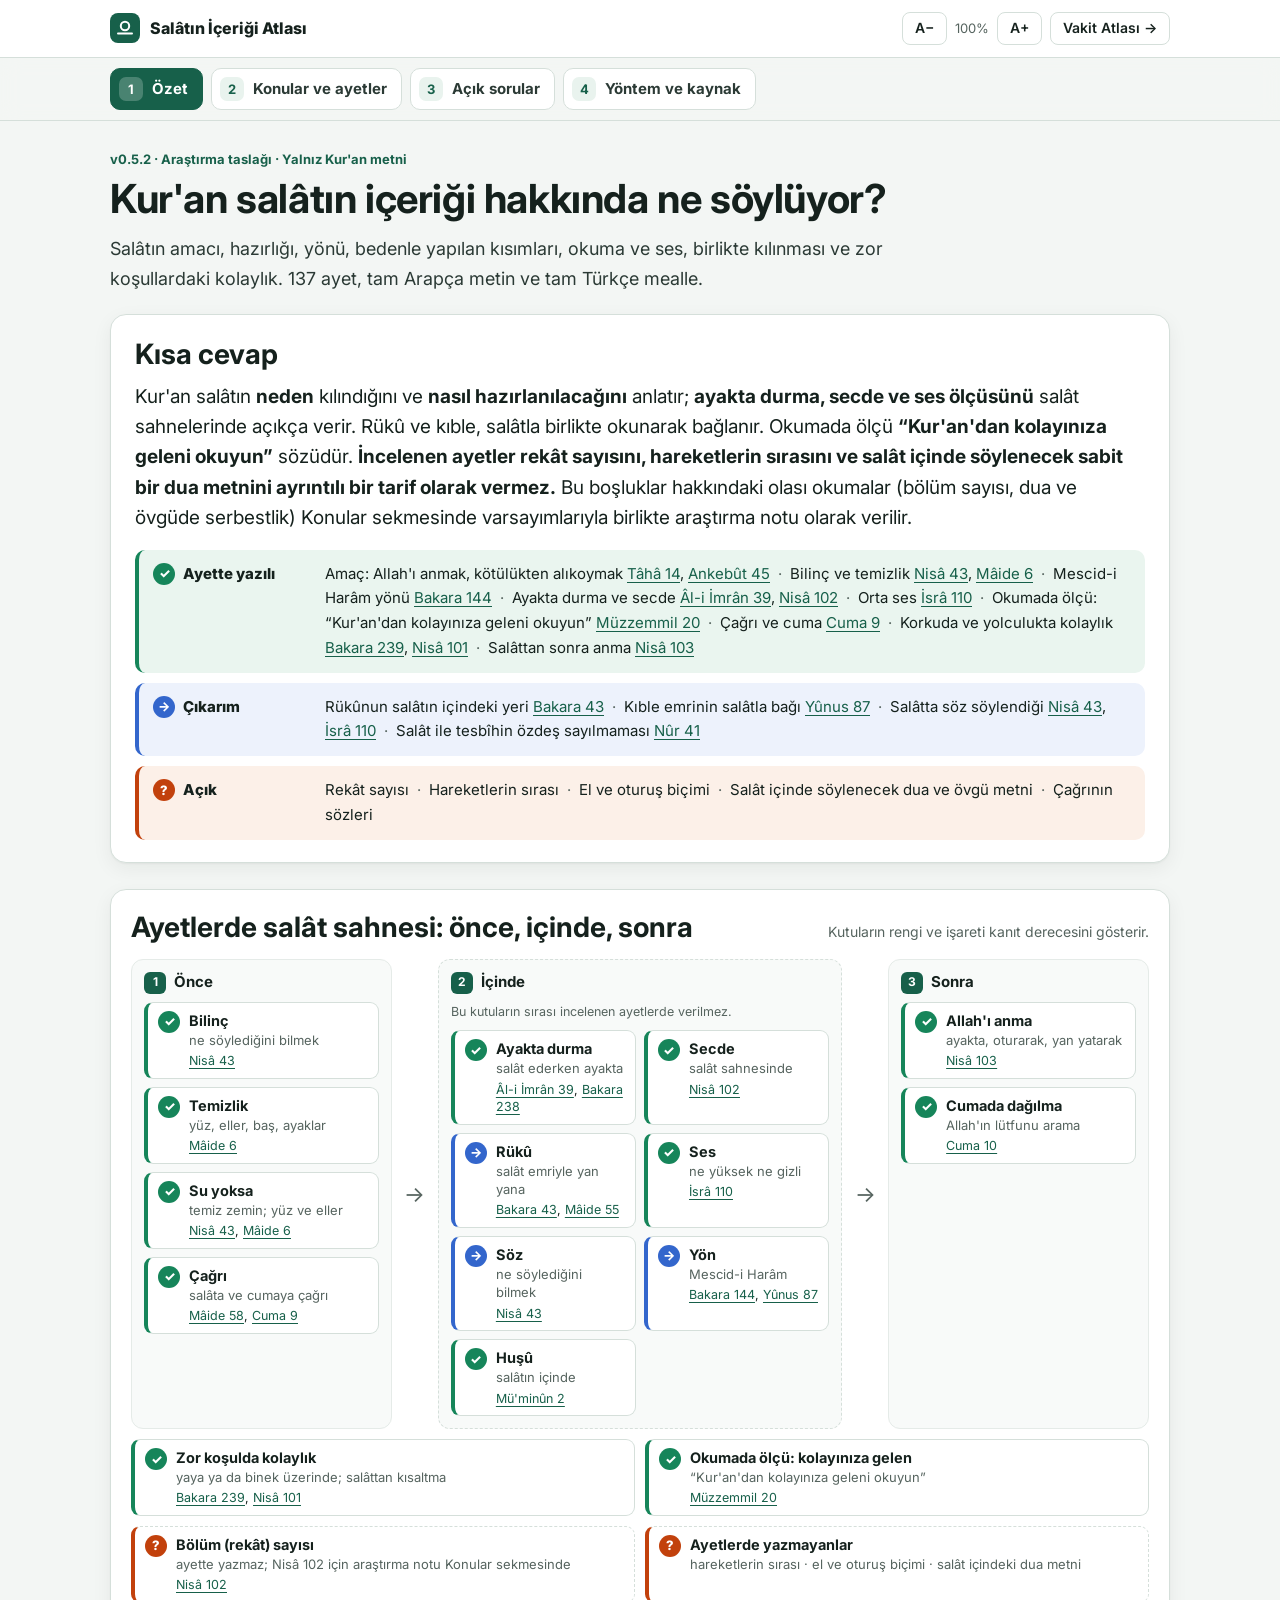
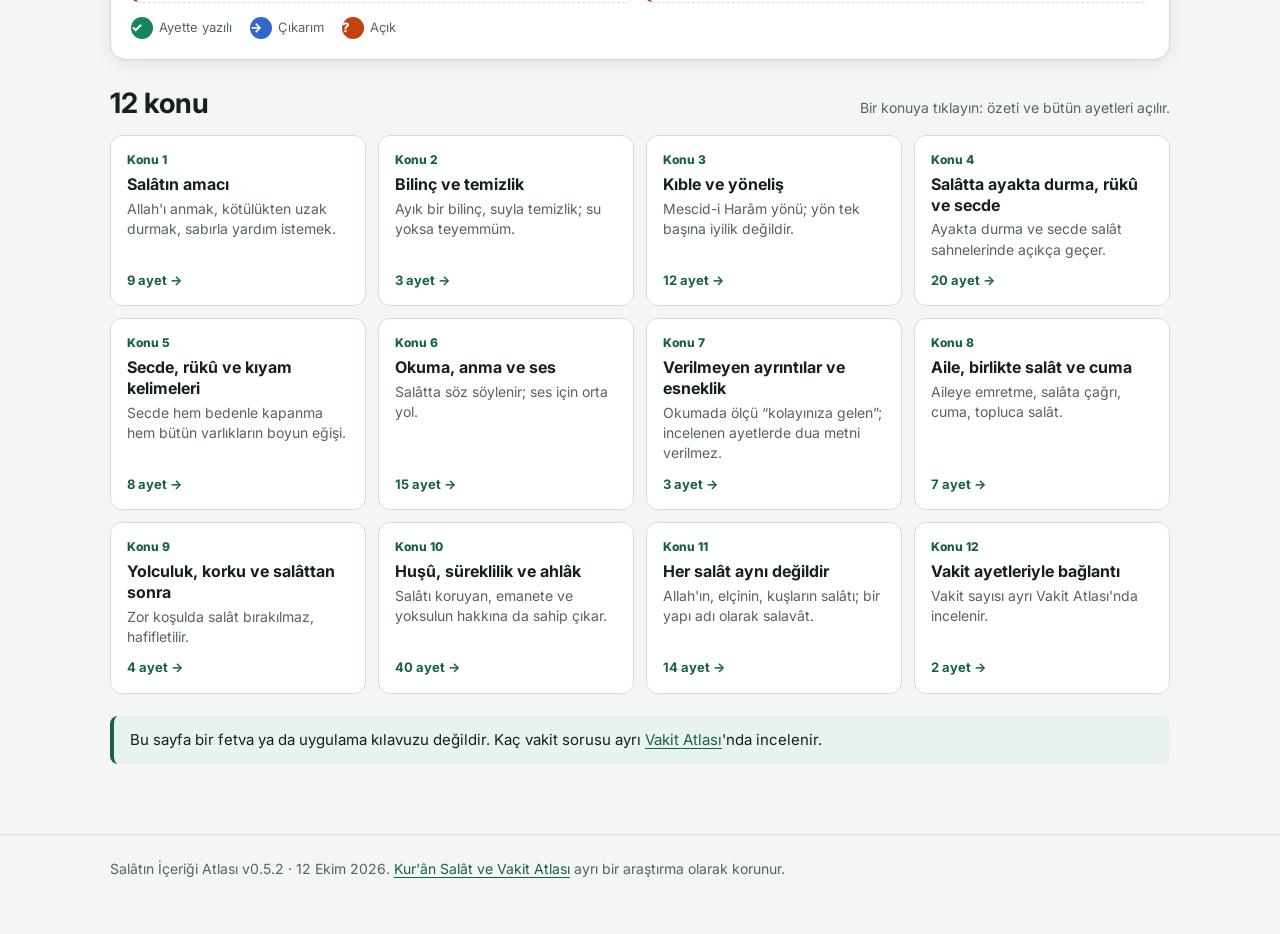
<file: salat-icerik/index.html>
<!doctype html>
<html lang="tr"><head><meta charset="utf-8"><meta name="viewport" content="width=device-width, initial-scale=1">
<title>Kur'ân'da Salâtın İçeriği Atlası v0.5.2</title>
<meta name="description" content="Kur'an salâtın içeriği hakkında ne söylüyor, ne söylemiyor? Amaç, hazırlık, kıble, ayakta durma, rükû, secde, okuma ve ses, birlikte salât ve zor koşullar: 137 ayet, tam Arapça metin ve tam Türkçe mealle.">
<meta name="theme-color" content="#17604a">
<meta property="og:title" content="Kur'ân'da Salâtın İçeriği Atlası">
<meta property="og:description" content="Kur'an salâtın içeriği hakkında ne söylüyor, ne söylemiyor? 137 ayet, tam Arapça metin ve tam Türkçe mealle.">
<link rel="icon" href="data:,">
<link rel="preconnect" href="https://fonts.googleapis.com"><link rel="preconnect" href="https://fonts.gstatic.com" crossorigin>
<link href="https://fonts.googleapis.com/css2?family=Amiri+Quran&display=swap" rel="stylesheet">
<link href="https://fonts.googleapis.com/css2?family=Amiri:wght@400;700&family=Inter:wght@400;600;700;800&display=swap" rel="stylesheet">
<style>
:root{
  --bg:#f3f6f4;--paper:#ffffff;--paper2:#f8faf9;--ink:#15211d;--ink2:#2b3a35;--muted:#56645f;--line:#d5dfda;--line2:#e5ebe8;
  --accent:#17604a;--on-accent:#ffffff;--soft:#e9f3ee;
  --y:#16855a;--c:#3366cc;--a:#c2410c;--on-mk:#ffffff;
  --y-bg:#eaf5ef;--c-bg:#edf2fc;--a-bg:#fcf0e8;
  --shadow:0 1px 2px rgba(15,30,25,.05),0 6px 20px rgba(15,30,25,.06);
  --arabic:"Amiri Quran","Amiri","Scheherazade New","KFGQPC Uthmanic Script HAFS","Noto Naskh Arabic","Arabic Typesetting","Traditional Arabic",serif;
  --fs:1;
  color-scheme:light;
}
@media (prefers-color-scheme:dark){
  :root{
    --bg:#0d1315;--paper:#141c1f;--paper2:#182226;--ink:#e7efec;--ink2:#cfdbd6;--muted:#9fb0aa;--line:#2a3a3f;--line2:#223035;
    --accent:#62c59d;--on-accent:#0d1315;--soft:#16262a;
    --y:#2fa877;--c:#5a8ce6;--a:#d9702a;--on-mk:#0d1315;
    --y-bg:#132820;--c-bg:#151f36;--a-bg:#2a1b11;
    --shadow:none;color-scheme:dark;
  }
}
*{box-sizing:border-box}
[hidden]{display:none!important}
html{scroll-behavior:smooth;scroll-padding-top:calc(var(--bar-h,64px) + 12px);-webkit-text-size-adjust:100%}
body{margin:0;background:var(--bg);color:var(--ink);font-family:Inter,system-ui,-apple-system,"Segoe UI",Roboto,sans-serif;font-size:16px;line-height:1.65}
a{color:var(--accent);text-underline-offset:3px;text-decoration-thickness:1px}
a:hover{text-decoration-thickness:2px}
:focus-visible{outline:3px solid var(--c);outline-offset:2px}
p{margin:0 0 14px}
.wrap{max-width:1100px;margin:0 auto;padding:0 20px}
.skip{position:absolute;left:-9999px;top:8px}
.skip:focus{left:12px;z-index:99;background:var(--paper);padding:8px 12px;border-radius:8px}

/* Üst bölüm */
.top{background:var(--paper);border-bottom:1px solid var(--line)}
.top .wrap{display:flex;align-items:center;justify-content:space-between;gap:10px 16px;flex-wrap:wrap;padding-top:12px;padding-bottom:12px}
.brand{display:flex;align-items:center;gap:10px;font-weight:800;color:var(--ink);text-decoration:none;font-size:16px}
.brand svg{flex:0 0 30px}
.tools{display:flex;align-items:center;gap:8px;flex-wrap:wrap}
.fs{display:inline-flex;align-items:center;gap:4px}
.fs-val{font-size:13px;color:var(--muted);min-width:42px;text-align:center}
.btn{appearance:none;border:1px solid var(--line);background:var(--paper);color:var(--ink);border-radius:8px;padding:7px 12px;font-family:inherit;font-size:14px;font-weight:600;line-height:1.2;cursor:pointer;text-decoration:none;display:inline-flex;align-items:center;gap:6px}
.btn:hover{border-color:var(--accent);text-decoration:none}

/* Sekmeler */
.tabbar{position:sticky;top:0;z-index:30;background:var(--bg);background:color-mix(in srgb,var(--bg) 92%,transparent);-webkit-backdrop-filter:blur(10px);backdrop-filter:blur(10px);border-bottom:1px solid var(--line)}
.tablist{display:flex;gap:8px;padding:10px 0;flex-wrap:wrap}
.tab{appearance:none;border:1.5px solid var(--line);background:var(--paper);color:var(--ink2);border-radius:10px;padding:8px 14px 8px 8px;font-family:inherit;font-size:15px;font-weight:700;line-height:1.1;cursor:pointer;display:inline-flex;align-items:center;gap:9px;transition:background .2s,border-color .2s,color .2s}
.tab .n{display:inline-grid;place-items:center;width:24px;height:24px;border-radius:7px;background:var(--soft);color:var(--accent);font-size:13px}
.tab:hover{border-color:var(--accent)}
.tab[aria-selected="true"]{background:var(--accent);border-color:var(--accent);color:var(--on-accent)}
.tab[aria-selected="true"] .n{background:rgba(255,255,255,.22);color:var(--on-accent)}
html:not(.js) .tabbar,html:not(.js) .finder,html:not(.js) .chips,html:not(.js) .mealsel{display:none}

/* Paneller ve başlıklar */
.panel{padding:28px 0 56px}
.js .panel{animation:panelIn .35s ease both}
@keyframes panelIn{from{opacity:0;transform:translateY(6px)}to{opacity:1;transform:none}}
html:not(.js) .panel + .panel{border-top:2px solid var(--line)}
h1{font-size:clamp(28px,4.2vw,40px);line-height:1.15;margin:6px 0 12px;letter-spacing:-.01em}
h2{font-size:clamp(22px,3vw,28px);line-height:1.25;margin:0 0 10px}
h3{line-height:1.35}
.kicker{font-size:13px;font-weight:700;color:var(--accent);margin:0}
.lead{font-size:18px;color:var(--ink2);max-width:820px}
.muted{color:var(--muted)}
.notice{padding:12px 16px;border-left:4px solid var(--accent);background:var(--soft);border-radius:8px;font-size:15px}

/* Kanıt işaretleri */
.mk{display:inline-grid;place-items:center;width:22px;height:22px;border-radius:50%;background:var(--y);color:var(--on-mk);font-size:13px;font-weight:800;line-height:1;flex:0 0 22px}
.mk.c{background:var(--c)}
.mk.a{background:var(--a)}
.legend{display:flex;flex-wrap:wrap;gap:8px 18px;margin:14px 0 0;font-size:13px;color:var(--muted)}
.legend span{display:inline-flex;align-items:center;gap:6px}

/* Kısa cevap */
.answer{background:var(--paper);border:1px solid var(--line);border-radius:16px;padding:22px 24px;box-shadow:var(--shadow);margin:20px 0 26px}
.answer .big{font-size:19px;line-height:1.6;margin:0 0 16px}
.rows{display:grid;gap:10px}
.row{display:grid;grid-template-columns:160px minmax(0,1fr);gap:12px;align-items:start;padding:12px 14px;border-radius:10px;background:var(--y-bg);border-left:4px solid var(--y);font-size:15px}
.row.c{background:var(--c-bg);border-left-color:var(--c)}
.row.a{background:var(--a-bg);border-left-color:var(--a)}
.row .lab{font-weight:800;display:flex;align-items:center;gap:8px}
.ilist{list-style:none;margin:0;padding:0}
.ilist li{display:inline}
.ilist li:not(:last-child)::after{content:"·";margin:0 8px;color:var(--muted)}

/* Çizim kutuları */
.fig{background:var(--paper);border:1px solid var(--line);border-radius:16px;padding:20px;box-shadow:var(--shadow);margin:0 0 26px}
.fig-head{display:flex;justify-content:space-between;gap:6px 16px;align-items:baseline;flex-wrap:wrap;margin-bottom:14px}
.fig-head h2,.fig-head h3{margin:0}
.fig-head h3{font-size:18px}
.fig-sub{color:var(--muted);font-size:14px;margin:0}
.scene{display:grid;grid-template-columns:minmax(0,1fr) 26px minmax(0,1.55fr) 26px minmax(0,1fr);gap:10px;align-items:stretch}
.phase{background:var(--paper2);border:1px solid var(--line2);border-radius:12px;padding:12px;display:flex;flex-direction:column;gap:8px}
.phase.mid{border:1.5px dashed var(--line)}
.phase h3{font-size:15px;margin:0;display:flex;align-items:center;gap:8px}
.pn{display:inline-grid;place-items:center;width:22px;height:22px;border-radius:6px;background:var(--accent);color:var(--on-accent);font-size:12px}
.ph-note{font-size:12.5px;color:var(--muted);margin:0}
.mid-grid{display:grid;grid-template-columns:1fr 1fr;gap:8px}
.flow{display:grid;place-items:center;color:var(--muted);font-size:22px}
.sbox{display:flex;gap:9px;align-items:flex-start;background:var(--paper);border:1px solid var(--line);border-left:4px solid var(--y);border-radius:9px;padding:8px 10px;font-size:14px;line-height:1.4}
.sbox.c{border-left-color:var(--c)}
.sbox.a{border-left-color:var(--a);border-top-style:dashed;border-right-style:dashed;border-bottom-style:dashed}
.sbox b{display:block;font-size:14.5px}
.sbox .sub{display:block;color:var(--muted);font-size:13px}
.sbox .refs{display:block;font-size:12.5px;margin-top:3px}
.band{display:grid;grid-template-columns:1fr 1fr;gap:10px;margin-top:10px}
.js .fig.reveal .sbox,.js .fig.reveal .w,.js .fig.reveal .u,.js .fig.reveal .cond{opacity:0;transform:translateY(6px);transition:opacity .45s ease,transform .45s ease;transition-delay:calc(var(--i,0) * 55ms)}
.js .fig.reveal.in .sbox,.js .fig.reveal.in .w,.js .fig.reveal.in .u,.js .fig.reveal.in .cond{opacity:1;transform:none}

/* Konu kartları */
.tgrid{display:grid;grid-template-columns:repeat(auto-fill,minmax(240px,1fr));gap:12px}
.tcard{display:flex;flex-direction:column;gap:4px;background:var(--paper);border:1px solid var(--line);border-radius:12px;padding:14px 16px;text-decoration:none;color:var(--ink);transition:border-color .2s,transform .2s,box-shadow .2s}
.tcard:hover{border-color:var(--accent);transform:translateY(-2px);box-shadow:var(--shadow);text-decoration:none}
.tcard .tn{font-size:12px;font-weight:800;color:var(--accent)}
.tcard b{font-size:16px;line-height:1.3}
.tcard .s{color:var(--muted);font-size:14px;line-height:1.45}
.tcard .cnt{margin-top:auto;padding-top:6px;font-size:13px;font-weight:700;color:var(--accent)}

/* Arama ve konu seçimi */
.finder{display:grid;grid-template-columns:minmax(0,1fr) auto;gap:10px;align-items:end;margin:14px 0 10px}
.finder label{display:grid;gap:6px;font-weight:700;font-size:14px}
.finder input{width:100%;min-width:0;border:1.5px solid var(--line);background:var(--paper);color:var(--ink);border-radius:10px;padding:11px 14px;font-family:inherit;font-size:16px}
.finder input:focus{border-color:var(--accent);outline:none;box-shadow:0 0 0 3px color-mix(in srgb,var(--accent) 25%,transparent)}
.finder .btn{padding:11px 14px}
.chips{display:flex;flex-wrap:wrap;gap:8px;margin:4px 0 8px}
.chip{appearance:none;border:1.5px solid var(--line);background:var(--paper);color:var(--ink2);border-radius:999px;padding:7px 12px;font-family:inherit;font-size:14px;font-weight:600;line-height:1.2;cursor:pointer;display:inline-flex;gap:6px;align-items:center;transition:background .2s,border-color .2s,color .2s}
.chip:hover{border-color:var(--accent)}
.chip .k{font-size:12px;color:var(--muted);font-weight:700}
.chip[aria-pressed="true"]{background:var(--accent);border-color:var(--accent);color:var(--on-accent)}
.chip[aria-pressed="true"] .k{color:inherit}
#count{font-size:14px;color:var(--muted);margin:4px 0 16px;min-height:1.4em}
.empty{padding:20px;background:var(--paper);border:1.5px dashed var(--line);border-radius:12px;margin-bottom:16px}

/* Konu bölümü */
.topic{padding:6px 0 30px}
.topic + .topic{border-top:1px solid var(--line);padding-top:28px}
.t-kicker{font-size:13px;font-weight:700;color:var(--muted);margin:0 0 4px}
.t-sum{font-size:17px;color:var(--ink2);max-width:860px}
.levels{display:grid;grid-template-columns:repeat(3,minmax(0,1fr));gap:12px;margin:16px 0 20px}
.lv{background:var(--y-bg);border-top:4px solid var(--y);border-radius:12px;padding:14px 16px}
.lv.c{background:var(--c-bg);border-top-color:var(--c)}
.lv.a{background:var(--a-bg);border-top-color:var(--a)}
.lv h3{font-size:15px;margin:0 0 8px;display:flex;align-items:center;gap:8px}
.lv ul{margin:0;padding-left:18px}
.lv li{margin:0 0 8px;font-size:14.5px;line-height:1.5}
.lv li:last-child{margin-bottom:0}
.tag{display:inline-block;font-size:11.5px;font-weight:700;border:1.5px solid var(--c);color:var(--ink2);border-radius:4px;padding:0 5px;margin-right:6px;line-height:1.5}
.cards-title{font-size:16px;margin:22px 0 10px;color:var(--muted)}
.searching .topic-intro > :not(h2),.searching .cards-title,.searching .tnav{display:none}
.searching .topic{padding-top:12px}
.verse-list{display:grid;gap:14px}
.tnav{display:flex;justify-content:space-between;gap:10px;margin-top:18px;flex-wrap:wrap}

/* Ayet kartı */
.verse-card{background:var(--paper);border:1px solid var(--line);border-radius:14px;padding:18px 22px 16px;box-shadow:var(--shadow);min-width:0}
.vc-head{display:flex;justify-content:space-between;align-items:center;gap:8px 12px;flex-wrap:wrap}
.verse-card h3{margin:0;font-size:19px;color:var(--accent);font-weight:800}
.vc-tools{display:flex;gap:6px;align-items:center;flex-wrap:wrap}
.vc-tools .btn{padding:5px 10px;font-size:13px}
.basmala{font-family:var(--arabic);font-size:calc(22px * var(--fs));line-height:2;text-align:center;color:var(--muted);margin:10px 0 0}
.basmala-note{font-size:12.5px;text-align:center;color:var(--muted);margin:0 0 6px}
.arabic{font-family:var(--arabic);font-size:calc(27px * var(--fs));line-height:2.25;text-align:right;overflow-wrap:anywhere;margin:12px 0 14px;color:var(--ink)}
.meal{font-size:calc(17px * var(--fs));font-weight:600;line-height:1.7;margin:0 0 6px;color:var(--ink)}
.meal-label{display:block;font-size:12px;font-weight:700;color:var(--muted);margin-bottom:4px}
.reading-note{border-top:1px dashed var(--line);padding-top:10px;margin:10px 0 0;font-size:calc(14.5px * var(--fs));color:var(--muted)}
.reading-note strong{color:var(--ink2)}
.verse-card.flash{animation:flash 1.8s ease}
@keyframes flash{0%,35%{box-shadow:0 0 0 4px color-mix(in srgb,var(--accent) 45%,transparent)}100%{box-shadow:0 0 0 0 transparent}}

/* Mâide 6 çizimi */
.wudu{display:grid;gap:10px}
.sent{display:flex;flex-wrap:wrap;gap:8px;align-items:stretch}
.w{display:flex;flex-direction:column;align-items:center;justify-content:center;gap:1px;min-width:96px;padding:6px 10px 8px;border:1px solid var(--line);border-radius:10px;background:var(--paper2);text-align:center}
.w .ar{font-family:var(--arabic);font-size:21px;line-height:1.7}
.w .tr{font-size:13.5px;font-weight:600}
.case{font-size:11.5px;font-weight:700;border-radius:999px;padding:0 9px;margin-top:3px;color:var(--ink2);border:1.5px solid var(--y);background:var(--y-bg)}
.case.esre{border-color:var(--a);background:var(--a-bg)}
.w.verb{background:var(--soft);border:1.5px solid var(--accent)}
.w.verb .tr{color:var(--accent);font-weight:800}
.w.q{border:1.5px dashed var(--line);color:var(--muted);min-width:110px}
.sent .arr{align-self:center;color:var(--muted);font-size:18px}
.opts{display:grid;grid-template-columns:1fr 1fr;gap:10px;margin-top:6px}
.opt{border-radius:12px;padding:12px 14px;background:var(--c-bg);border:1.5px solid var(--c)}
.opt.weak{border-style:dashed;background:var(--paper2)}
.opt h4{margin:0 0 6px;font-size:15px;display:flex;gap:8px;align-items:center;flex-wrap:wrap}
.opt .str{font-size:12px;font-weight:800;border-radius:4px;padding:1px 6px;background:var(--paper);border:1px solid var(--line);color:var(--ink2)}
.opt p{margin:0;font-size:14px}
.fig-foot{margin:12px 0 0;font-size:14px;color:var(--ink2)}

/* Salât kelimesinin kullanımları */
.usage{display:grid;grid-template-columns:repeat(3,minmax(0,1fr));gap:10px}
.u{background:var(--paper2);border:1px solid var(--line);border-radius:12px;padding:12px 14px;display:flex;flex-direction:column;gap:6px}
.u.main{border:1.5px solid var(--accent);background:var(--soft)}
.u .who{font-weight:800;font-size:14.5px;display:flex;align-items:center;gap:6px;flex-wrap:wrap}
.u .to{color:var(--muted);font-weight:600}
.u q{font-size:14px;line-height:1.5}
.u .refs{font-size:12.5px;margin-top:auto}
.u-strip{grid-column:1/-1;display:flex;gap:10px;align-items:flex-start;padding:10px 14px;border-radius:10px;background:var(--c-bg);border-left:4px solid var(--c);font-size:14.5px}

/* Zor koşullar */
.conds{display:grid;gap:8px}
.cond{display:grid;grid-template-columns:minmax(150px,230px) 24px minmax(0,1fr);gap:10px;align-items:center;background:var(--paper2);border:1px solid var(--line2);border-radius:10px;padding:9px 12px}
.sit{font-weight:800;font-size:14.5px}
.cond .arr{color:var(--muted);text-align:center}
.rule{font-size:14.5px}
.rule em{font-style:normal;color:var(--a);font-weight:700}
.rule .refs{display:block;font-size:12.5px}

/* Secde çizimi */
.sec{display:grid;grid-template-columns:repeat(3,minmax(0,1fr));gap:10px}
.sec .col{border-radius:12px;padding:12px 14px;background:var(--paper2);border:1px solid var(--line)}
.sec h4{margin:0 0 6px;font-size:15px;display:flex;gap:8px;align-items:center}
.sec ul{margin:0;padding-left:18px;font-size:14px}
.sec li{margin-bottom:6px}
.sec-foot{grid-column:1/-1;display:flex;gap:10px;align-items:flex-start;font-size:14.5px;color:var(--ink2);padding:10px 14px;border-left:4px solid var(--c);background:var(--c-bg);border-radius:10px;margin:0}
.sec-foot.a{border-left-color:var(--a);background:var(--a-bg)}

/* Açık sorular */
.oq{display:grid;grid-template-columns:repeat(2,minmax(0,1fr));gap:12px;padding:0;margin:16px 0 0;list-style:none}
.oq li{background:var(--paper);border:1px solid var(--line);border-left:4px solid var(--a);border-radius:12px;padding:14px 16px}
.oq h3{font-size:16px;margin:0 0 6px;display:flex;gap:8px;align-items:center}
.oq p{margin:0;font-size:14.5px}

/* Yöntem */
.grades{display:grid;gap:10px;margin:12px 0 24px}
.grade{display:grid;grid-template-columns:230px minmax(0,1fr);gap:12px;padding:12px 14px;border-radius:10px;background:var(--y-bg);border-left:4px solid var(--y);font-size:15px}
.grade.c{background:var(--c-bg);border-left-color:var(--c)}
.grade.a{background:var(--a-bg);border-left-color:var(--a)}
.grade b{display:flex;gap:8px;align-items:center}
.method{padding-left:20px;margin:8px 0 22px}
.method li{margin-bottom:10px}
details{background:var(--paper);border:1px solid var(--line);border-radius:12px;padding:12px 16px;margin:12px 0}
details details{margin:10px 0 0}
summary{cursor:pointer;font-weight:700}
pre{white-space:pre-wrap;font-size:12px;color:var(--muted)}
.mono{font-family:ui-monospace,Menlo,Consolas,monospace;font-size:12px;overflow-wrap:anywhere}
.foot{border-top:1px solid var(--line);padding:22px 0 40px;color:var(--muted);font-size:14px}

/* Yaşar Nuri meali ve karşılaştırma */
.yn{margin:10px 0 0;padding:10px 0 0 14px;border-left:3px solid var(--line)}
.meal-yn{font-size:calc(16px * var(--fs));line-height:1.7;margin:0 0 6px;color:var(--ink2)}
.cmp{font-size:calc(14px * var(--fs));color:var(--muted);margin:0}
.cmp-label{font-weight:700;color:var(--ink2)}
.cmp-chip{display:inline-flex;align-items:center;gap:4px;font-size:12px;font-weight:800;border-radius:999px;padding:0 8px;margin-right:4px;color:var(--ink2);border:1.5px solid var(--y);background:var(--y-bg);vertical-align:1px;white-space:nowrap}
.cmp-chip.c-e{border-color:var(--c);background:var(--c-bg)}
.cmp-chip.c-t{border-color:var(--muted);background:var(--paper2)}
.cmp-chip.c-f{border-color:var(--a);background:var(--a-bg)}
.cmp-list .cmp-label{margin:0 0 4px}
.cmp-list ul{margin:0;padding:0;list-style:none;display:grid;gap:6px}
.cmp-list li{line-height:1.55}
#topic-list[data-meal="cal"] .m-yn,#topic-list[data-meal="yn"] .m-cal{display:none}
#topic-list[data-meal="yn"] .yn{border-left:0;padding-left:0;margin-top:0}
#topic-list[data-meal="yn"] .meal-yn{font-weight:600;font-size:calc(17px * var(--fs));color:var(--ink)}
.mealsel{display:flex;flex-wrap:wrap;align-items:center;gap:8px;margin:2px 0 8px}
.ms-lab{font-size:14px;font-weight:700;color:var(--ink2)}
.tag.olasi{border-style:dashed}
.sr{position:absolute;width:1px;height:1px;overflow:hidden;clip:rect(0 0 0 0);white-space:nowrap}

/* Nisâ 102: iki durum çizimi */
.branch{border:1.5px solid var(--c);border-radius:12px;background:var(--c-bg);padding:12px 14px;display:grid;gap:10px}
.branch-lab{display:flex;gap:10px;align-items:flex-start;margin:0;font-size:14.5px}
.branch-row{display:grid;grid-template-columns:1fr 1fr;gap:8px}
.branch-box{background:var(--paper);border:1px solid var(--line);border-radius:10px;padding:9px 12px;display:grid;align-content:start;gap:2px;font-size:14px;position:relative}
.branch-box span{color:var(--ink2)}
.branch-result{background:var(--paper);border:2px solid var(--c);border-radius:10px;padding:10px 12px;font-size:14.5px}
.branch-result span{display:block;color:var(--ink2);font-size:13.5px;margin-top:3px}
.branch-weak{margin:0;font-size:13.5px;color:var(--ink2);border-top:1px dashed var(--line);padding-top:8px}
@media (max-width:520px){.branch-row{grid-template-columns:1fr}}

/* Esneklik çizimi */
.frame{border:3px solid var(--y);border-radius:16px;padding:14px;background:var(--y-bg)}
.frame-lab{display:flex;align-items:center;gap:8px;font-weight:800;font-size:14.5px;margin:0 0 10px}
.frame-edge{display:flex;flex-wrap:wrap;gap:8px;margin-bottom:14px}
.edge-chip{display:inline-flex;align-items:baseline;gap:6px;flex-wrap:wrap;background:var(--paper);border:1.5px solid var(--y);border-radius:999px;padding:5px 12px;font-size:14px;font-weight:700}
.edge-chip .refs{font-size:12.5px;font-weight:500}
.frame-core{background:var(--paper);border:1.5px dashed var(--line);border-radius:12px;padding:14px 16px}
.core-list{list-style:none;margin:0;padding:0;display:grid;gap:10px}
.core-list li{display:flex;gap:9px;align-items:flex-start;font-size:15px}
.core-list .refs{font-size:12.5px}
.js .fig.reveal .edge-chip,.js .fig.reveal .core-list li{opacity:0;transform:translateY(6px);transition:opacity .45s ease,transform .45s ease;transition-delay:calc(var(--i,0) * 70ms)}
.js .fig.reveal.in .edge-chip,.js .fig.reveal.in .core-list li{opacity:1;transform:none}

/* Nisâ 102 akış çizimi */
.tl{display:grid;gap:6px}
.tl-row{display:grid;grid-template-columns:96px minmax(0,1fr) minmax(0,1fr);gap:6px;align-items:stretch}
.tl-head span{font-size:13px;font-weight:800;color:var(--ink2);padding:0 4px}
.tl-head em{font-style:normal;font-weight:600;color:var(--muted)}
.tl-who{font-weight:800;font-size:14px;display:flex;align-items:center}
.tl-cell{border-radius:10px;padding:9px 12px;font-size:14px;line-height:1.4;border:1px solid var(--line)}
.tl-cell.pray{background:var(--soft);border-color:var(--accent);font-weight:700}
.tl-cell.guard{background:repeating-linear-gradient(135deg,var(--paper2) 0 8px,var(--line2) 8px 10px);color:var(--muted)}
.tl-cell small{display:block;font-weight:500;color:var(--muted);font-size:12.5px;margin-top:3px}
.tl-foot{display:grid;gap:8px;margin-top:12px}
.sec-foot.y{border-left-color:var(--y);background:var(--y-bg)}
.js .fig.reveal .tl-cell{opacity:0;transform:translateY(6px);transition:opacity .45s ease,transform .45s ease;transition-delay:calc(var(--i,0) * 70ms)}
.js .fig.reveal.in .tl-cell{opacity:1;transform:none}
@media (max-width:640px){.tl-row{grid-template-columns:62px minmax(0,1fr) minmax(0,1fr)}.tl-cell{padding:8px 9px;font-size:13px}.tl-who{font-size:13px}}

/* Belirme hareketi */
.js .reveal{opacity:0;transform:translateY(10px);transition:opacity .5s ease,transform .5s ease}
.js .reveal.in{opacity:1;transform:none}

@media (max-width:900px){.levels{grid-template-columns:1fr}.usage{grid-template-columns:1fr 1fr}}
@media (max-width:820px){.scene{grid-template-columns:1fr}.flow{transform:rotate(90deg);height:22px}.band{grid-template-columns:1fr}}
@media (max-width:760px){.oq,.sec{grid-template-columns:1fr}}
@media (max-width:640px){
  .wrap{padding:0 16px}
  .tab{font-size:14px;padding:7px 11px 7px 7px;gap:7px}
  .tab .n{width:21px;height:21px;font-size:12px}
  .answer{padding:18px 16px}.answer .big{font-size:17px}
  .row,.grade{grid-template-columns:1fr;gap:4px}
  .fig{padding:16px 14px}
  .opts{grid-template-columns:1fr}
  .ilist li{display:list-item;list-style:disc;margin-left:18px}
  .ilist li::after{content:none!important}
  .usage{grid-template-columns:1fr}
  .cond{grid-template-columns:1fr;gap:4px}.cond .arr{display:none}
  .verse-card{padding:16px 16px 14px}
  .arabic{font-size:calc(24px * var(--fs))}
  .meal{font-size:calc(16px * var(--fs))}
  .lead{font-size:16.5px}
}
@media (max-width:520px){.tab .n,.tab .long{display:none}.tab{padding:8px 10px}.tablist{flex-wrap:nowrap;overflow-x:auto;scrollbar-width:none;gap:6px}.tablist::-webkit-scrollbar{display:none}.tab{flex:0 0 auto}}
@media (max-width:420px){.finder{grid-template-columns:1fr}}
@media (max-width:359px){.mid-grid{grid-template-columns:1fr}}
@media (prefers-reduced-motion:reduce){
  html{scroll-behavior:auto}
  .js .reveal,.js .fig.reveal .sbox,.js .fig.reveal .w,.js .fig.reveal .u,.js .fig.reveal .cond,.js .fig.reveal .tl-cell,.js .fig.reveal .edge-chip,.js .fig.reveal .core-list li{opacity:1!important;transform:none!important;transition:none!important}
  .js .panel{animation:none}
  .tab,.chip,.tcard{transition:none}
  .verse-card.flash{animation:none;outline:3px solid var(--accent)}
}
@media print{
  .tabbar,.tools,.finder,.chips,.mealsel,.vc-tools,.tnav{display:none!important}
  .panel[hidden],.topic[hidden],.verse-card[hidden]{display:block!important}
  .js .reveal,.js .fig.reveal .sbox,.js .fig.reveal .w,.js .fig.reveal .u,.js .fig.reveal .cond,.js .fig.reveal .tl-cell,.js .fig.reveal .edge-chip,.js .fig.reveal .core-list li{opacity:1!important;transform:none!important}
}
</style></head><body>
<a class="skip" href="#ana">İçeriğe geç</a>
<header class="top"><div class="wrap"><a class="brand" href="./"><svg width="30" height="30" viewBox="0 0 30 30" aria-hidden="true"><rect width="30" height="30" rx="8" fill="var(--accent)"/><path d="M8 20.5h14" stroke="var(--on-accent)" stroke-width="2" stroke-linecap="round"/><circle cx="15" cy="13" r="4.2" fill="none" stroke="var(--on-accent)" stroke-width="2"/></svg><span>Salâtın İçeriği Atlası</span></a><div class="tools"><span class="fs" role="group" aria-label="Yazı boyutu"><button class="btn" type="button" data-fs="-1" aria-label="Yazıyı küçült">A−</button><span id="fs-val" class="fs-val">100%</span><button class="btn" type="button" data-fs="1" aria-label="Yazıyı büyüt">A+</button></span><a class="btn" href="../salat-vakit/">Vakit Atlası →</a></div></div></header>
<nav class="tabbar" aria-label="Sayfa bölümleri"><div class="wrap"><div class="tablist" role="tablist">
<button class="tab" type="button" role="tab" id="tab-ozet" data-tab="ozet" aria-controls="ozet" aria-selected="true"><span class="n">1</span><span class="lbl">Özet</span></button>
<button class="tab" type="button" role="tab" id="tab-konular" data-tab="konular" aria-controls="konular" aria-selected="false" tabindex="-1"><span class="n">2</span><span class="lbl">Konular<span class="long"> ve ayetler</span></span></button>
<button class="tab" type="button" role="tab" id="tab-acik" data-tab="acik" aria-controls="acik" aria-selected="false" tabindex="-1"><span class="n">3</span><span class="lbl">Açık sorular</span></button>
<button class="tab" type="button" role="tab" id="tab-yontem" data-tab="yontem" aria-controls="yontem" aria-selected="false" tabindex="-1"><span class="n">4</span><span class="lbl">Yöntem<span class="long"> ve kaynak</span></span></button>
</div></div></nav>
<main id="ana"><div class="wrap">

<section class="panel" id="ozet" role="tabpanel" aria-labelledby="tab-ozet">
<p class="kicker">v0.5.2 · Araştırma taslağı · Yalnız Kur'an metni</p>
<h1>Kur'an salâtın içeriği hakkında ne söylüyor?</h1>
<p class="lead">Salâtın amacı, hazırlığı, yönü, bedenle yapılan kısımları, okuma ve ses, birlikte kılınması ve zor koşullardaki kolaylık. 137 ayet, tam Arapça metin ve tam Türkçe mealle.</p>
<section class="answer reveal" aria-labelledby="cevap-h">
<h2 id="cevap-h">Kısa cevap</h2>
<p class="big">Kur'an salâtın <strong>neden</strong> kılındığını ve <strong>nasıl hazırlanılacağını</strong> anlatır; <strong>ayakta durma, secde ve ses ölçüsünü</strong> salât sahnelerinde açıkça verir. Rükû ve kıble, salâtla birlikte okunarak bağlanır. Okumada ölçü <strong>“Kur'an'dan kolayınıza geleni okuyun”</strong> sözüdür. <strong>İncelenen ayetler rekât sayısını, hareketlerin sırasını ve salât içinde söylenecek sabit bir dua metnini ayrıntılı bir tarif olarak vermez.</strong> Bu boşluklar hakkındaki olası okumalar (bölüm sayısı, dua ve övgüde serbestlik) Konular sekmesinde varsayımlarıyla birlikte araştırma notu olarak verilir.</p>
<div class="rows">
<div class="row y"><span class="lab"><span class="mk y" role="img" aria-label="Ayette yazılı">✓</span> Ayette yazılı</span><ul class="ilist"><li>Amaç: Allah'ı anmak, kötülükten alıkoymak <a href="#ayet-20-14">Tâhâ 14</a>, <a href="#ayet-29-45">Ankebût 45</a></li><li>Bilinç ve temizlik <a href="#ayet-4-43">Nisâ 43</a>, <a href="#ayet-5-6">Mâide 6</a></li><li>Mescid-i Harâm yönü <a href="#ayet-2-144">Bakara 144</a></li><li>Ayakta durma ve secde <a href="#ayet-3-39">Âl-i İmrân 39</a>, <a href="#ayet-4-102">Nisâ 102</a></li><li>Orta ses <a href="#ayet-17-110">İsrâ 110</a></li><li>Okumada ölçü: “Kur'an'dan kolayınıza geleni okuyun” <a href="#ayet-73-20">Müzzemmil 20</a></li><li>Çağrı ve cuma <a href="#ayet-62-9">Cuma 9</a></li><li>Korkuda ve yolculukta kolaylık <a href="#ayet-2-239">Bakara 239</a>, <a href="#ayet-4-101">Nisâ 101</a></li><li>Salâttan sonra anma <a href="#ayet-4-103">Nisâ 103</a></li></ul></div>
<div class="row c"><span class="lab"><span class="mk c" role="img" aria-label="Çıkarım">→</span> Çıkarım</span><ul class="ilist"><li>Rükûnun salâtın içindeki yeri <a href="#ayet-2-43">Bakara 43</a></li><li>Kıble emrinin salâtla bağı <a href="#ayet-10-87">Yûnus 87</a></li><li>Salâtta söz söylendiği <a href="#ayet-4-43">Nisâ 43</a>, <a href="#ayet-17-110">İsrâ 110</a></li><li>Salât ile tesbîhin özdeş sayılmaması <a href="#ayet-24-41">Nûr 41</a></li></ul></div>
<div class="row a"><span class="lab"><span class="mk a" role="img" aria-label="Açık">?</span> Açık</span><ul class="ilist"><li>Rekât sayısı</li><li>Hareketlerin sırası</li><li>El ve oturuş biçimi</li><li>Salât içinde söylenecek dua ve övgü metni</li><li>Çağrının sözleri</li></ul></div>
</div>
</section>
<figure class="fig reveal" aria-labelledby="sahne-h">
<div class="fig-head"><h2 id="sahne-h">Ayetlerde salât sahnesi: önce, içinde, sonra</h2><p class="fig-sub">Kutuların rengi ve işareti kanıt derecesini gösterir.</p></div>
<div class="scene">
<div class="phase"><h3><span class="pn">1</span> Önce</h3>
<div class="sbox y" style="--i:0"><span class="mk y" role="img" aria-label="Ayette yazılı">✓</span><div><b>Bilinç</b><span class="sub">ne söylediğini bilmek</span><span class="refs"><a href="#ayet-4-43">Nisâ 43</a></span></div></div>
<div class="sbox y" style="--i:1"><span class="mk y" role="img" aria-label="Ayette yazılı">✓</span><div><b>Temizlik</b><span class="sub">yüz, eller, baş, ayaklar</span><span class="refs"><a href="#ayet-5-6">Mâide 6</a></span></div></div>
<div class="sbox y" style="--i:2"><span class="mk y" role="img" aria-label="Ayette yazılı">✓</span><div><b>Su yoksa</b><span class="sub">temiz zemin; yüz ve eller</span><span class="refs"><a href="#ayet-4-43">Nisâ 43</a>, <a href="#ayet-5-6">Mâide 6</a></span></div></div>
<div class="sbox y" style="--i:3"><span class="mk y" role="img" aria-label="Ayette yazılı">✓</span><div><b>Çağrı</b><span class="sub">salâta ve cumaya çağrı</span><span class="refs"><a href="#ayet-5-58">Mâide 58</a>, <a href="#ayet-62-9">Cuma 9</a></span></div></div>
</div>
<div class="flow" aria-hidden="true">→</div>
<div class="phase mid"><h3><span class="pn">2</span> İçinde</h3><p class="ph-note">Bu kutuların sırası incelenen ayetlerde verilmez.</p>
<div class="mid-grid">
<div class="sbox y" style="--i:4"><span class="mk y" role="img" aria-label="Ayette yazılı">✓</span><div><b>Ayakta durma</b><span class="sub">salât ederken ayakta</span><span class="refs"><a href="#ayet-3-39">Âl-i İmrân 39</a>, <a href="#ayet-2-238">Bakara 238</a></span></div></div>
<div class="sbox y" style="--i:5"><span class="mk y" role="img" aria-label="Ayette yazılı">✓</span><div><b>Secde</b><span class="sub">salât sahnesinde</span><span class="refs"><a href="#ayet-4-102">Nisâ 102</a></span></div></div>
<div class="sbox c" style="--i:6"><span class="mk c" role="img" aria-label="Çıkarım">→</span><div><b>Rükû</b><span class="sub">salât emriyle yan yana</span><span class="refs"><a href="#ayet-2-43">Bakara 43</a>, <a href="#ayet-5-55">Mâide 55</a></span></div></div>
<div class="sbox y" style="--i:7"><span class="mk y" role="img" aria-label="Ayette yazılı">✓</span><div><b>Ses</b><span class="sub">ne yüksek ne gizli</span><span class="refs"><a href="#ayet-17-110">İsrâ 110</a></span></div></div>
<div class="sbox c" style="--i:8"><span class="mk c" role="img" aria-label="Çıkarım">→</span><div><b>Söz</b><span class="sub">ne söylediğini bilmek</span><span class="refs"><a href="#ayet-4-43">Nisâ 43</a></span></div></div>
<div class="sbox c" style="--i:9"><span class="mk c" role="img" aria-label="Çıkarım">→</span><div><b>Yön</b><span class="sub">Mescid-i Harâm</span><span class="refs"><a href="#ayet-2-144">Bakara 144</a>, <a href="#ayet-10-87">Yûnus 87</a></span></div></div>
<div class="sbox y" style="--i:10"><span class="mk y" role="img" aria-label="Ayette yazılı">✓</span><div><b>Huşû</b><span class="sub">salâtın içinde</span><span class="refs"><a href="#ayet-23-2">Mü'minûn 2</a></span></div></div>
</div></div>
<div class="flow" aria-hidden="true">→</div>
<div class="phase"><h3><span class="pn">3</span> Sonra</h3>
<div class="sbox y" style="--i:11"><span class="mk y" role="img" aria-label="Ayette yazılı">✓</span><div><b>Allah'ı anma</b><span class="sub">ayakta, oturarak, yan yatarak</span><span class="refs"><a href="#ayet-4-103">Nisâ 103</a></span></div></div>
<div class="sbox y" style="--i:12"><span class="mk y" role="img" aria-label="Ayette yazılı">✓</span><div><b>Cumada dağılma</b><span class="sub">Allah'ın lütfunu arama</span><span class="refs"><a href="#ayet-62-10">Cuma 10</a></span></div></div>
</div>
</div>
<div class="band">
<div class="sbox y" style="--i:13"><span class="mk y" role="img" aria-label="Ayette yazılı">✓</span><div><b>Zor koşulda kolaylık</b><span class="sub">yaya ya da binek üzerinde; salâttan kısaltma</span><span class="refs"><a href="#ayet-2-239">Bakara 239</a>, <a href="#ayet-4-101">Nisâ 101</a></span></div></div>
<div class="sbox y" style="--i:14"><span class="mk y" role="img" aria-label="Ayette yazılı">✓</span><div><b>Okumada ölçü: kolayınıza gelen</b><span class="sub">“Kur'an'dan kolayınıza geleni okuyun”</span><span class="refs"><a href="#ayet-73-20">Müzzemmil 20</a></span></div></div>
<div class="sbox a" style="--i:15"><span class="mk a" role="img" aria-label="Açık">?</span><div><b>Bölüm (rekât) sayısı</b><span class="sub">ayette yazmaz; Nisâ 102 için araştırma notu Konular sekmesinde</span><span class="refs"><a href="#ayet-4-102">Nisâ 102</a></span></div></div>
<div class="sbox a" style="--i:16"><span class="mk a" role="img" aria-label="Açık">?</span><div><b>Ayetlerde yazmayanlar</b><span class="sub">hareketlerin sırası · el ve oturuş biçimi · salât içindeki dua metni</span></div></div>
</div>
<p class="legend"><span><span class="mk y" role="img" aria-label="Ayette yazılı">✓</span> Ayette yazılı</span><span><span class="mk c" role="img" aria-label="Çıkarım">→</span> Çıkarım</span><span><span class="mk a" role="img" aria-label="Açık">?</span> Açık</span></p>
</figure>
<section aria-labelledby="konular-h"><div class="fig-head"><h2 id="konular-h">12 konu</h2><p class="fig-sub">Bir konuya tıklayın: özeti ve bütün ayetleri açılır.</p></div>
<div class="tgrid"><a class="tcard reveal" href="#konu-amac"><span class="tn">Konu 1</span><b>Salâtın amacı</b><span class="s">Allah'ı anmak, kötülükten uzak durmak, sabırla yardım istemek.</span><span class="cnt">9 ayet →</span></a><a class="tcard reveal" href="#konu-hazirlik"><span class="tn">Konu 2</span><b>Bilinç ve temizlik</b><span class="s">Ayık bir bilinç, suyla temizlik; su yoksa teyemmüm.</span><span class="cnt">3 ayet →</span></a><a class="tcard reveal" href="#konu-yonelis"><span class="tn">Konu 3</span><b>Kıble ve yöneliş</b><span class="s">Mescid-i Harâm yönü; yön tek başına iyilik değildir.</span><span class="cnt">12 ayet →</span></a><a class="tcard reveal" href="#konu-beden"><span class="tn">Konu 4</span><b>Salâtta ayakta durma, rükû ve secde</b><span class="s">Ayakta durma ve secde salât sahnelerinde açıkça geçer.</span><span class="cnt">20 ayet →</span></a><a class="tcard reveal" href="#konu-kelime"><span class="tn">Konu 5</span><b>Secde, rükû ve kıyam kelimeleri</b><span class="s">Secde hem bedenle kapanma hem bütün varlıkların boyun eğişi.</span><span class="cnt">8 ayet →</span></a><a class="tcard reveal" href="#konu-okuma"><span class="tn">Konu 6</span><b>Okuma, anma ve ses</b><span class="s">Salâtta söz söylenir; ses için orta yol.</span><span class="cnt">15 ayet →</span></a><a class="tcard reveal" href="#konu-esneklik"><span class="tn">Konu 7</span><b>Verilmeyen ayrıntılar ve esneklik</b><span class="s">Okumada ölçü “kolayınıza gelen”; incelenen ayetlerde dua metni verilmez.</span><span class="cnt">3 ayet →</span></a><a class="tcard reveal" href="#konu-topluluk"><span class="tn">Konu 8</span><b>Aile, birlikte salât ve cuma</b><span class="s">Aileye emretme, salâta çağrı, cuma, topluca salât.</span><span class="cnt">7 ayet →</span></a><a class="tcard reveal" href="#konu-korku"><span class="tn">Konu 9</span><b>Yolculuk, korku ve salâttan sonra</b><span class="s">Zor koşulda salât bırakılmaz, hafifletilir.</span><span class="cnt">4 ayet →</span></a><a class="tcard reveal" href="#konu-ahlak"><span class="tn">Konu 10</span><b>Huşû, süreklilik ve ahlâk</b><span class="s">Salâtı koruyan, emanete ve yoksulun hakkına da sahip çıkar.</span><span class="cnt">40 ayet →</span></a><a class="tcard reveal" href="#konu-ayrim"><span class="tn">Konu 11</span><b>Her salât aynı değildir</b><span class="s">Allah'ın, elçinin, kuşların salâtı; bir yapı adı olarak salavât.</span><span class="cnt">14 ayet →</span></a><a class="tcard reveal" href="#konu-vakit-bagi"><span class="tn">Konu 12</span><b>Vakit ayetleriyle bağlantı</b><span class="s">Vakit sayısı ayrı Vakit Atlası'nda incelenir.</span><span class="cnt">2 ayet →</span></a></div>
</section>
<p class="notice" style="margin-top:22px">Bu sayfa bir fetva ya da uygulama kılavuzu değildir. Kaç vakit sorusu ayrı <a href="../salat-vakit/">Vakit Atlası</a>'nda incelenir.</p>
</section>

<section class="panel" id="konular" role="tabpanel" aria-labelledby="tab-konular">
<h2>Konular ve ayetler</h2>
<p class="muted">Bir konu seçin ya da arayın. Arama bütün konularda yapılır.</p>
<div class="finder"><label for="search">Ayet ya da kelime ara<input id="search" type="search" placeholder="namaz, abdest, secde, Bakara 238" autocomplete="off" enterkeyhint="search"></label><button type="button" class="btn" id="reset">Temizle</button></div>
<div class="chips" role="group" aria-label="Konu seç"><button type="button" class="chip" data-topic="all" aria-pressed="false">Hepsi <span class="k">137</span></button><button type="button" class="chip" data-topic="amac" aria-pressed="true">1. Salâtın amacı <span class="k">9</span></button><button type="button" class="chip" data-topic="hazirlik" aria-pressed="false">2. Bilinç ve temizlik <span class="k">3</span></button><button type="button" class="chip" data-topic="yonelis" aria-pressed="false">3. Kıble ve yöneliş <span class="k">12</span></button><button type="button" class="chip" data-topic="beden" aria-pressed="false">4. Salâtta ayakta durma, rükû ve secde <span class="k">20</span></button><button type="button" class="chip" data-topic="kelime" aria-pressed="false">5. Secde, rükû ve kıyam kelimeleri <span class="k">8</span></button><button type="button" class="chip" data-topic="okuma" aria-pressed="false">6. Okuma, anma ve ses <span class="k">15</span></button><button type="button" class="chip" data-topic="esneklik" aria-pressed="false">7. Verilmeyen ayrıntılar ve esneklik <span class="k">3</span></button><button type="button" class="chip" data-topic="topluluk" aria-pressed="false">8. Aile, birlikte salât ve cuma <span class="k">7</span></button><button type="button" class="chip" data-topic="korku" aria-pressed="false">9. Yolculuk, korku ve salâttan sonra <span class="k">4</span></button><button type="button" class="chip" data-topic="ahlak" aria-pressed="false">10. Huşû, süreklilik ve ahlâk <span class="k">40</span></button><button type="button" class="chip" data-topic="ayrim" aria-pressed="false">11. Her salât aynı değildir <span class="k">14</span></button><button type="button" class="chip" data-topic="vakit-bagi" aria-pressed="false">12. Vakit ayetleriyle bağlantı <span class="k">2</span></button></div>
<div class="mealsel" role="group" aria-label="Gösterilecek meal"><span class="ms-lab">Gösterilen meal:</span><button type="button" class="chip ms" data-meal="both" aria-pressed="true">İkisi de</button><button type="button" class="chip ms" data-meal="cal" aria-pressed="false">Çalışma meali</button><button type="button" class="chip ms" data-meal="yn" aria-pressed="false">Yaşar Nuri</button></div>
<p id="count" role="status" aria-live="polite"></p>
<div id="empty" class="empty" hidden><strong>Sonuç bulunamadı.</strong> Başka bir kelime deneyin: namaz, abdest, secde, kıble, Bakara 238.</div>
<noscript><p class="notice">Arama ve konu seçimi için JavaScript gerekir; bütün konular ve ayetler aşağıda tam olarak okunabilir.</p></noscript>
<div id="topic-list" data-meal="both">
<section class="topic" id="konu-amac" data-topic="amac" data-title="Salâtın amacı" aria-labelledby="h-amac">
<div class="topic-intro">
<p class="t-kicker">Konu 1 / 12 · 9 ayet</p>
<h2 id="h-amac">Salâtın amacı</h2>
<p class="t-sum">Kur'an salâtı Allah'ı anmak, kötülükten uzak durmak ve zor zamanda yardım istemekle ilişkilendirir.</p>
<div class="levels">
<div class="lv y"><h3><span class="mk y" role="img" aria-label="Ayette yazılı">✓</span> Ayette yazılı</h3><ul><li>“Beni anmak için salâtı ikame et.” Mûsâ'ya söylenir. <a href="#ayet-20-14">Tâhâ 14</a></li><li>“Salât hayasızlıktan ve kötülükten alıkoyar.” <a href="#ayet-29-45">Ankebût 45</a></li><li>“Sabır ve salât ile yardım isteyin.” Müminlere: <a href="#ayet-2-153">Bakara 153</a> · İsrâiloğullarına: <a href="#ayet-2-45">Bakara 45</a></li><li>“Benim salâtım, ibadetim, hayatım ve ölümüm Allah içindir.” <a href="#ayet-6-162">En'âm 162</a></li><li>Arınan, Rabbinin adını anıp salât eden kurtuluşa ermiştir. <a href="#ayet-87-14">A'lâ 14</a>, <a href="#ayet-87-15">A'lâ 15</a></li></ul></div>
<div class="lv c"><h3><span class="mk c" role="img" aria-label="Çıkarım">→</span> Çıkarım</h3><ul><li><span class="tag baglam">birlikte okuma</span>Bu sözler farklı kişilere söylense de bütün müminler için ortak amaç olarak okunabilir; örneğin “sabır ve salât ile yardım isteyin” emri doğrudan müminlere de verilir. <a href="#ayet-2-153">Bakara 153</a></li><li><span class="tag dil">dil yapısı</span>Anma ile salât ayrı ama bağlantılı eylemlerdir: önce anma, ardından salât gelir. <a href="#ayet-87-15">A'lâ 15</a>, <a href="#ayet-29-45">Ankebût 45</a></li></ul></div>
<div class="lv a"><h3><span class="mk a" role="img" aria-label="Açık">?</span> Açık kalan</h3><ul><li>Salâtın bu amaçlara hangi sözlerle ve hangi düzenle ulaştırdığı bu ayetlerde yazmaz.</li></ul></div>
</div>

</div>
<h3 class="cards-title">Tam ayetler ve tam mealler</h3>
<div class="verse-list">
<article class="verse-card reveal" id="ayet-20-14" data-key="20:14" data-topic-title="Salâtın amacı">
<div class="vc-head"><h3>Tâhâ 14</h3><div class="vc-tools"><button type="button" class="btn copy" aria-label="Tâhâ 14 ayetini kopyala">Kopyala</button><a class="btn source-link" href="https://tanzil.net/#20:14" target="_blank" rel="noopener">Tanzil'de aç</a></div></div>
<p class="arabic" lang="ar" dir="rtl">إِنَّنِىٓ أَنَا ٱللَّهُ لَآ إِلَـٰهَ إِلَّآ أَنَا۠ فَٱعْبُدْنِى وَأَقِمِ ٱلصَّلَوٰةَ لِذِكْرِىٓ</p>
<p class="meal m-cal"><span class="meal-label">Tam çalışma meali</span><span class="meal-text">Şüphesiz ben Allah'ım. Benden başka ilâh yoktur. Bana kulluk et ve beni anmak için salâtı ikame et.</span></p>
<div class="yn m-yn"><p class="meal-yn"><span class="meal-label">Yaşar Nuri Öztürk meali</span><span class="yn-text">&quot;Hiç kuşkulanma ki ben Allah'ım. İlah yoktur benden başka. O halde bana kulluk/ibadet et ve namazını, beni hatırlayıp anmak için yerine getir.&quot;</span></p>
<p class="cmp cmp-u"><span class="cmp-label">Meal ile Arapça:</span> <span class="cmp-chip c-u"><span aria-hidden="true">✓</span> Uyumlu</span> “Hiç kuşkulanma ki” Arapçadaki pekiştirmenin karşılığıdır; “beni hatırlayıp anmak için” (li-zikrî) doğru çevrilmiştir.</p></div>
<p class="reading-note"><strong>Okuma notu:</strong> Bu söz Mûsâ'ya söylenir; salâtın amacı “beni anmak için” diye açıkça verilir.</p>
</article>
<article class="verse-card reveal" id="ayet-29-45" data-key="29:45" data-topic-title="Salâtın amacı">
<div class="vc-head"><h3>Ankebût 45</h3><div class="vc-tools"><button type="button" class="btn copy" aria-label="Ankebût 45 ayetini kopyala">Kopyala</button><a class="btn source-link" href="https://tanzil.net/#29:45" target="_blank" rel="noopener">Tanzil'de aç</a></div></div>
<p class="arabic" lang="ar" dir="rtl">ٱتْلُ مَآ أُوحِىَ إِلَيْكَ مِنَ ٱلْكِتَـٰبِ وَأَقِمِ ٱلصَّلَوٰةَ ۖ إِنَّ ٱلصَّلَوٰةَ تَنْهَىٰ عَنِ ٱلْفَحْشَآءِ وَٱلْمُنكَرِ ۗ وَلَذِكْرُ ٱللَّهِ أَكْبَرُ ۗ وَٱللَّهُ يَعْلَمُ مَا تَصْنَعُونَ</p>
<p class="meal m-cal"><span class="meal-label">Tam çalışma meali</span><span class="meal-text">Kitaptan sana vahyedileni oku ve salâtı ikame et. Şüphesiz salât, hayasızlıktan ve kötülükten alıkoyar. Allah'ı anmak ise daha büyüktür. Allah yaptıklarınızı bilir.</span></p>
<div class="yn m-yn"><p class="meal-yn"><span class="meal-label">Yaşar Nuri Öztürk meali</span><span class="yn-text">Kitap'tan sana vahyedileni oku! Namazı da kıl! Çünkü namaz, çirkinliklerden ve kötülüklerden alıkoyar. Elbette ki Allah'ın zikri/Kur'an'ı daha büyüktür! Allah, neler yaptığınızı biliyor.</span></p>
<div class="cmp cmp-list"><p class="cmp-label">Meal ile Arapça:</p><ul><li><span class="cmp-chip c-t"><span aria-hidden="true">≈</span> Çeviri tercihi</span> “Zikrullah” mealde “Allah'ın zikri/Kur'an'ı” diye iki karşılıkla verilmiştir; “Kur'an” karşılığı bir yorumdur.</li></ul></div></div>
<p class="reading-note"><strong>Okuma notu:</strong> Okuma (“oku”) ve salât (“ikame et”) ayrı emirlerdir. Allah'ı anmanın “daha büyük” olduğu söylenir; anma ile salât ayrı ama bağlantılı anılır.</p>
</article>
<article class="verse-card reveal" id="ayet-2-153" data-key="2:153" data-topic-title="Salâtın amacı">
<div class="vc-head"><h3>Bakara 153</h3><div class="vc-tools"><button type="button" class="btn copy" aria-label="Bakara 153 ayetini kopyala">Kopyala</button><a class="btn source-link" href="https://tanzil.net/#2:153" target="_blank" rel="noopener">Tanzil'de aç</a></div></div>
<p class="arabic" lang="ar" dir="rtl">يَـٰٓأَيُّهَا ٱلَّذِينَ ءَامَنُوا۟ ٱسْتَعِينُوا۟ بِٱلصَّبْرِ وَٱلصَّلَوٰةِ ۚ إِنَّ ٱللَّهَ مَعَ ٱلصَّـٰبِرِينَ</p>
<p class="meal m-cal"><span class="meal-label">Tam çalışma meali</span><span class="meal-text">Ey iman edenler! Sabır ve salât ile yardım isteyin. Şüphesiz Allah sabredenlerle beraberdir.</span></p>
<div class="yn m-yn"><p class="meal-yn"><span class="meal-label">Yaşar Nuri Öztürk meali</span><span class="yn-text">Ey iman sahipleri! Sabra ve namaza sarılarak yardım dileyin. Hiç kuşkunuz olmasın ki, Allah sabredenlerle beraberdir.</span></p>
<p class="cmp cmp-u"><span class="cmp-label">Meal ile Arapça:</span> <span class="cmp-chip c-u"><span aria-hidden="true">✓</span> Uyumlu</span> “Sarılarak” sözü “ile” (bi) edatının serbest karşılığıdır.</p></div>

</article>
<article class="verse-card reveal" id="ayet-2-45" data-key="2:45" data-topic-title="Salâtın amacı">
<div class="vc-head"><h3>Bakara 45</h3><div class="vc-tools"><button type="button" class="btn copy" aria-label="Bakara 45 ayetini kopyala">Kopyala</button><a class="btn source-link" href="https://tanzil.net/#2:45" target="_blank" rel="noopener">Tanzil'de aç</a></div></div>
<p class="arabic" lang="ar" dir="rtl">وَٱسْتَعِينُوا۟ بِٱلصَّبْرِ وَٱلصَّلَوٰةِ ۚ وَإِنَّهَا لَكَبِيرَةٌ إِلَّا عَلَى ٱلْخَـٰشِعِينَ</p>
<p class="meal m-cal"><span class="meal-label">Tam çalışma meali</span><span class="meal-text">Sabır ve salât ile yardım isteyin. Şüphesiz bu, huşû duyanlar dışında ağır gelir.</span></p>
<div class="yn m-yn"><p class="meal-yn"><span class="meal-label">Yaşar Nuri Öztürk meali</span><span class="yn-text">Sabra ve namaza sarılarak yardım dileyin. Hiç kuşkusuz bu, kalbi ürperti duyanlardan başkasına çok ağır gelir.</span></p>
<p class="cmp cmp-u"><span class="cmp-label">Meal ile Arapça:</span> <span class="cmp-chip c-u"><span aria-hidden="true">✓</span> Uyumlu</span> “Hâşiîn” mealde “kalbi ürperti duyanlar” olmuştur.</p></div>
<p class="reading-note"><strong>Okuma notu:</strong> Bu ayet de İsrâiloğullarına seslenen bölümün içindedir. Aynı emir <a href="#ayet-2-153">Bakara 153</a> ayetinde doğrudan müminlere söylenir.</p>
</article>
<article class="verse-card reveal" id="ayet-2-46" data-key="2:46" data-topic-title="Salâtın amacı">
<div class="vc-head"><h3>Bakara 46</h3><div class="vc-tools"><button type="button" class="btn copy" aria-label="Bakara 46 ayetini kopyala">Kopyala</button><a class="btn source-link" href="https://tanzil.net/#2:46" target="_blank" rel="noopener">Tanzil'de aç</a></div></div>
<p class="arabic" lang="ar" dir="rtl">ٱلَّذِينَ يَظُنُّونَ أَنَّهُم مُّلَـٰقُوا۟ رَبِّهِمْ وَأَنَّهُمْ إِلَيْهِ رَٰجِعُونَ</p>
<p class="meal m-cal"><span class="meal-label">Tam çalışma meali</span><span class="meal-text">Onlar, Rableriyle karşılaşacaklarını ve O'na döneceklerini düşünenlerdir.</span></p>
<div class="yn m-yn"><p class="meal-yn"><span class="meal-label">Yaşar Nuri Öztürk meali</span><span class="yn-text">O ürperti duyanlar, Rablerine kavuşacaklarını düşünürler ve bilirler ki onlar, mutlaka O'na döneceklerdir.</span></p>
<p class="cmp cmp-u"><span class="cmp-label">Meal ile Arapça:</span> <span class="cmp-chip c-u"><span aria-hidden="true">✓</span> Uyumlu</span> Baştaki “O ürperti duyanlar”, Arapçadaki “ellezîne” (onlar ki) sözünün açılımıdır.</p></div>

</article>
<article class="verse-card reveal" id="ayet-6-162" data-key="6:162" data-topic-title="Salâtın amacı">
<div class="vc-head"><h3>En'âm 162</h3><div class="vc-tools"><button type="button" class="btn copy" aria-label="En'âm 162 ayetini kopyala">Kopyala</button><a class="btn source-link" href="https://tanzil.net/#6:162" target="_blank" rel="noopener">Tanzil'de aç</a></div></div>
<p class="arabic" lang="ar" dir="rtl">قُلْ إِنَّ صَلَاتِى وَنُسُكِى وَمَحْيَاىَ وَمَمَاتِى لِلَّهِ رَبِّ ٱلْعَـٰلَمِينَ</p>
<p class="meal m-cal"><span class="meal-label">Tam çalışma meali</span><span class="meal-text">De ki: Benim salâtım, ibadetim, hayatım ve ölümüm âlemlerin Rabbi Allah içindir.</span></p>
<div class="yn m-yn"><p class="meal-yn"><span class="meal-label">Yaşar Nuri Öztürk meali</span><span class="yn-text">De ki: &quot;Benim namazım, kulluğum/bağışım, hayatım, ölümüm âlemlerin Rabbi olan Allah içindir.&quot;</span></p>
<p class="cmp cmp-u"><span class="cmp-label">Meal ile Arapça:</span> <span class="cmp-chip c-u"><span aria-hidden="true">✓</span> Uyumlu</span> “Nüsük” için meal iki karşılık verir: kulluk ve bağış.</p></div>
<p class="reading-note"><strong>Okuma notu:</strong> Bu söz elçiye söyletilir (“De ki”); salât, ibadet, hayat ve ölümle birlikte Allah'a adanır.</p>
</article>
<article class="verse-card reveal" id="ayet-6-163" data-key="6:163" data-topic-title="Salâtın amacı">
<div class="vc-head"><h3>En'âm 163</h3><div class="vc-tools"><button type="button" class="btn copy" aria-label="En'âm 163 ayetini kopyala">Kopyala</button><a class="btn source-link" href="https://tanzil.net/#6:163" target="_blank" rel="noopener">Tanzil'de aç</a></div></div>
<p class="arabic" lang="ar" dir="rtl">لَا شَرِيكَ لَهُۥ ۖ وَبِذَٰلِكَ أُمِرْتُ وَأَنَا۠ أَوَّلُ ٱلْمُسْلِمِينَ</p>
<p class="meal m-cal"><span class="meal-label">Tam çalışma meali</span><span class="meal-text">O'nun ortağı yoktur. Bununla emrolundum ve ben teslim olanların ilkiyim.</span></p>
<div class="yn m-yn"><p class="meal-yn"><span class="meal-label">Yaşar Nuri Öztürk meali</span><span class="yn-text">&quot;Ortağı yoktur O'nun. Bununla emrolundum ben. Ve Müslümanların ilkiyim ben.&quot;</span></p>
<p class="cmp cmp-u"><span class="cmp-label">Meal ile Arapça:</span> <span class="cmp-chip c-u"><span aria-hidden="true">✓</span> Uyumlu</span> “Müslimîn” burada “teslim olanlar” anlamındadır; meal “Müslümanlar” der.</p></div>

</article>
<article class="verse-card reveal" id="ayet-87-14" data-key="87:14" data-topic-title="Salâtın amacı">
<div class="vc-head"><h3>A'lâ 14</h3><div class="vc-tools"><button type="button" class="btn copy" aria-label="A'lâ 14 ayetini kopyala">Kopyala</button><a class="btn source-link" href="https://tanzil.net/#87:14" target="_blank" rel="noopener">Tanzil'de aç</a></div></div>
<p class="arabic" lang="ar" dir="rtl">قَدْ أَفْلَحَ مَن تَزَكَّىٰ</p>
<p class="meal m-cal"><span class="meal-label">Tam çalışma meali</span><span class="meal-text">Arınan gerçekten kurtuluşa ermiştir.</span></p>
<div class="yn m-yn"><p class="meal-yn"><span class="meal-label">Yaşar Nuri Öztürk meali</span><span class="yn-text">Benliğini arındıran/zekât veren, kurtuluşa gerçekten ermiştir.</span></p>
<div class="cmp cmp-list"><p class="cmp-label">Meal ile Arapça:</p><ul><li><span class="cmp-chip c-t"><span aria-hidden="true">≈</span> Çeviri tercihi</span> “Tezekkâ” arınmak demektir; meal ikinci karşılık olarak “zekât veren”i ekler.</li></ul></div></div>

</article>
<article class="verse-card reveal" id="ayet-87-15" data-key="87:15" data-topic-title="Salâtın amacı">
<div class="vc-head"><h3>A'lâ 15</h3><div class="vc-tools"><button type="button" class="btn copy" aria-label="A'lâ 15 ayetini kopyala">Kopyala</button><a class="btn source-link" href="https://tanzil.net/#87:15" target="_blank" rel="noopener">Tanzil'de aç</a></div></div>
<p class="arabic" lang="ar" dir="rtl">وَذَكَرَ ٱسْمَ رَبِّهِۦ فَصَلَّىٰ</p>
<p class="meal m-cal"><span class="meal-label">Tam çalışma meali</span><span class="meal-text">[O,] Rabbinin adını anmış ve ardından salât etmiştir.</span></p>
<div class="yn m-yn"><p class="meal-yn"><span class="meal-label">Yaşar Nuri Öztürk meali</span><span class="yn-text">Rabbinin adını anmış, namaz kılıp da dua etmiştir o.</span></p>
<div class="cmp cmp-list"><p class="cmp-label">Meal ile Arapça:</p><ul><li><span class="cmp-chip c-e"><span aria-hidden="true">+</span> Açıklayıcı ekleme</span> “Fe-sallâ” tek fiildir (ardından salât etti); meal hem “namaz kılıp” hem “dua etmiştir” diye iki fiil verir.</li></ul></div></div>
<p class="reading-note"><strong>Okuma notu:</strong> Arapçadaki “fe” bağlacı, anmanın ardından salâtın geldiğini gösterir: anma ile salât ayrı iki eylem olarak sayılır.</p>
</article>
</div>
<nav class="tnav" aria-label="Konular arasında geçiş"><span></span><a class="btn" href="#konu-hazirlik">Bilinç ve temizlik →</a></nav>
</section>
<section class="topic" id="konu-hazirlik" data-topic="hazirlik" data-title="Bilinç ve temizlik" aria-labelledby="h-hazirlik">
<div class="topic-intro">
<p class="t-kicker">Konu 2 / 12 · 3 ayet</p>
<h2 id="h-hazirlik">Bilinç ve temizlik</h2>
<p class="t-sum">Salâta ayık bir bilinçle ve temizlenerek yaklaşılır. Su bulunamazsa kolaylık vardır.</p>
<div class="levels">
<div class="lv y"><h3><span class="mk y" role="img" aria-label="Ayette yazılı">✓</span> Ayette yazılı</h3><ul><li>Sarhoşken, “ne söylediğinizi bilinceye kadar” salâta yaklaşmayın. <a href="#ayet-4-43">Nisâ 43</a></li><li>Salâta kalkınca yüzleri ve dirseklere kadar elleri yıkayın, başları meshedin; ayaklar topuklara kadar. <a href="#ayet-5-6">Mâide 6</a></li><li>Cünüplükte yıkanın, arının. <a href="#ayet-4-43">Nisâ 43</a>, <a href="#ayet-5-6">Mâide 6</a></li><li>Su yoksa temiz bir zemine yönelin; yalnız yüz ve eller meshedilir. <a href="#ayet-4-43">Nisâ 43</a>, <a href="#ayet-5-6">Mâide 6</a></li><li>“Allah size bir güçlük çıkarmak istemez.” <a href="#ayet-5-6">Mâide 6</a></li></ul></div>
<div class="lv c"><h3><span class="mk c" role="img" aria-label="Çıkarım">→</span> Çıkarım</h3><ul><li><span class="tag dil">dil yapısı</span>Ayaklar hangi emre bağlı? İki okuma da Arapça dil yapısıyla kurulabilir: “yıkayın” okuması hareke uyumuna, “meshedin” okuması yakınlığa ve “başlarınızı” kelimesinin cümledeki yerine dayanır. Bu sayfa birini seçmez; aşağıdaki çizime bakın. <a href="#ayet-5-6">Mâide 6</a></li></ul></div>
<div class="lv a"><h3><span class="mk a" role="img" aria-label="Açık">?</span> Açık kalan</h3><ul><li>Ayakların yıkanması mı, meshedilmesi mi: iki okuma da dilce mümkündür. <a href="#ayet-5-6">Mâide 6</a></li><li>“Yol geçicileri” istisnası ve “kadınlarla temas” ifadesinin tam kapsamı. <a href="#ayet-4-43">Nisâ 43</a></li><li>“Her mescitte ziynetinizi alın” emrindeki ziynetin ölçüsü. <a href="#ayet-7-31">A'râf 31</a></li></ul></div>
</div>
<figure class="fig reveal" aria-labelledby="mesh-h">
<div class="fig-head"><h3 id="mesh-h">Mâide 6: Ayaklar hangi emre bağlı?</h3><p class="fig-sub">Kelimenin son harekesi ve cümledeki yeri iki ayrı okumaya imkân verir.</p></div>
<div class="wudu">
<div class="sent"><span class="w verb" style="--i:0"><span class="ar" lang="ar" dir="rtl">فَٱغْسِلُوا۟</span><span class="tr">Yıkayın</span></span><span class="arr" aria-hidden="true">→</span><span class="w " style="--i:1"><span class="ar" lang="ar" dir="rtl">وُجُوهَكُمْ</span><span class="tr">yüzlerinizi</span><span class="case ustun">üstün</span></span><span class="w " style="--i:2"><span class="ar" lang="ar" dir="rtl">وَأَيْدِيَكُمْ</span><span class="tr">ve ellerinizi</span><span class="case ustun">üstün</span></span><span class="w " style="--i:3"><span class="ar" lang="ar" dir="rtl">إِلَى ٱلْمَرَافِقِ</span><span class="tr">dirseklere kadar</span></span></div>
<div class="sent"><span class="w verb" style="--i:4"><span class="ar" lang="ar" dir="rtl">وَٱمْسَحُوا۟</span><span class="tr">Meshedin</span></span><span class="arr" aria-hidden="true">→</span><span class="w " style="--i:5"><span class="ar" lang="ar" dir="rtl">بِرُءُوسِكُمْ</span><span class="tr">başlarınızı</span><span class="case esre">esre</span></span></div>
<div class="sent"><span class="w q" style="--i:6"><span class="tr">Hangi emir?</span></span><span class="arr" aria-hidden="true">→</span><span class="w " style="--i:7"><span class="ar" lang="ar" dir="rtl">وَأَرْجُلَكُمْ</span><span class="tr">ve ayaklarınızı</span><span class="case ustun">üstün</span></span><span class="w " style="--i:8"><span class="ar" lang="ar" dir="rtl">إِلَى ٱلْكَعْبَيْنِ</span><span class="tr">topuklara kadar</span></span></div>
</div>
<div class="opts">
<div class="opt"><h4><span class="mk c" role="img" aria-label="Çıkarım">→</span> Okuma A: ayaklar → yıkayın</h4><p>Dayanağı: “ayaklarınızı” kelimesi, “yüzlerinizi” ve “ellerinizi” gibi üstünle biter; eller ve ayaklar için benzer sınırlar verilir (dirseklere kadar, topuklara kadar).</p></div>
<div class="opt"><h4><span class="mk c" role="img" aria-label="Çıkarım">→</span> Okuma B: ayaklar → meshedin</h4><p>Dayanağı: ayaklar, başlardan hemen sonra gelir. “Başlarınızı” esreyle bitse de cümlede nesne yerindedir; üstünlü bir kelime bu yere bağlanabilir (Arapçada bilinen bir yapı).</p></div>
</div>
<p class="fig-foot"><b>Sonuç:</b> İki okuma da dilce mümkündür; bu sayfa birini seçmez. Su bulunamazsa yalnız yüz ve eller meshedilir; ayaklar anılmaz. <a href="#ayet-4-43">Nisâ 43</a>, <a href="#ayet-5-6">Mâide 6</a></p>
</figure>
</div>
<h3 class="cards-title">Tam ayetler ve tam mealler</h3>
<div class="verse-list">
<article class="verse-card reveal" id="ayet-4-43" data-key="4:43" data-topic-title="Bilinç ve temizlik">
<div class="vc-head"><h3>Nisâ 43</h3><div class="vc-tools"><button type="button" class="btn copy" aria-label="Nisâ 43 ayetini kopyala">Kopyala</button><a class="btn source-link" href="https://tanzil.net/#4:43" target="_blank" rel="noopener">Tanzil'de aç</a></div></div>
<p class="arabic" lang="ar" dir="rtl">يَـٰٓأَيُّهَا ٱلَّذِينَ ءَامَنُوا۟ لَا تَقْرَبُوا۟ ٱلصَّلَوٰةَ وَأَنتُمْ سُكَـٰرَىٰ حَتَّىٰ تَعْلَمُوا۟ مَا تَقُولُونَ وَلَا جُنُبًا إِلَّا عَابِرِى سَبِيلٍ حَتَّىٰ تَغْتَسِلُوا۟ ۚ وَإِن كُنتُم مَّرْضَىٰٓ أَوْ عَلَىٰ سَفَرٍ أَوْ جَآءَ أَحَدٌ مِّنكُم مِّنَ ٱلْغَآئِطِ أَوْ لَـٰمَسْتُمُ ٱلنِّسَآءَ فَلَمْ تَجِدُوا۟ مَآءً فَتَيَمَّمُوا۟ صَعِيدًا طَيِّبًا فَٱمْسَحُوا۟ بِوُجُوهِكُمْ وَأَيْدِيكُمْ ۗ إِنَّ ٱللَّهَ كَانَ عَفُوًّا غَفُورًا</p>
<p class="meal m-cal"><span class="meal-label">Tam çalışma meali</span><span class="meal-text">Ey iman edenler! Sarhoşken ne söylediğinizi bilinceye kadar salâta yaklaşmayın; cünüpken de, yol geçicileri olmanız dışında, yıkanıncaya kadar yaklaşmayın. Eğer hasta olur veya yolculukta bulunursanız yahut sizden biri tuvaletten gelirse veya kadınlarla temas etmişseniz ve su bulamazsanız, temiz bir zemine yönelin; yüzlerinizi ve ellerinizi meshedin. Şüphesiz Allah çok affedici, çok bağışlayıcıdır.</span></p>
<div class="yn m-yn"><p class="meal-yn"><span class="meal-label">Yaşar Nuri Öztürk meali</span><span class="yn-text">Ey iman edenler! Sarhoşken, ne söylediğinizi bilinceye kadar, cünüpken de -yolculuk halinde olmanız müstesna- boy abdesti alıncaya kadar namaza yaklaşmayın. Eğer hastalanırsanız yahut yolculuk halinde bulunursanız yahut biriniz tuvaletten gelmişse yahut kadınlara dokunmuşsanız, bütün bu durumlarda su da bulamamışsanız, temiz bir toprakla teyemmüm edin. Yani yüzlerinizi ve ellerinizi meshedin. Allah Afüvv'dür, günahları affeder, Gafûr'dur, hataları bağışlar.</span></p>
<div class="cmp cmp-list"><p class="cmp-label">Meal ile Arapça:</p><ul><li><span class="cmp-chip c-t"><span aria-hidden="true">≈</span> Çeviri tercihi</span> “İllâ âbirî sebîl” (yoldan geçenler dışında) mealde “yolculuk halinde olmanız müstesna” olmuştur; yolculuk (sefer) kelimesi aynı ayette ayrıca geçer.</li><li><span class="cmp-chip c-t"><span aria-hidden="true">≈</span> Çeviri tercihi</span> “Hattâ tağtesilû” (yıkanıncaya kadar) mealde sonraki dönemin terimiyle “boy abdesti alıncaya kadar” olmuştur.</li></ul></div></div>
<p class="reading-note"><strong>Okuma notu:</strong> Salâta yaklaşmanın şartı “ne söylediğinizi bilmek”tir; bu, salâtta söz söylendiğini gösterir, ama hangi sözlerin söyleneceğini söylemez. “Temiz bir zemine yönelin” (teyemmemû) fiili, Türkçedeki “teyemmüm” kelimesinin kaynağıdır. “Yol geçicileri” istisnası ile “kadınlarla temas” ifadesinin tam kapsamı açık bırakıldı.</p>
</article>
<article class="verse-card reveal" id="ayet-5-6" data-key="5:6" data-topic-title="Bilinç ve temizlik">
<div class="vc-head"><h3>Mâide 6</h3><div class="vc-tools"><button type="button" class="btn copy" aria-label="Mâide 6 ayetini kopyala">Kopyala</button><a class="btn source-link" href="https://tanzil.net/#5:6" target="_blank" rel="noopener">Tanzil'de aç</a></div></div>
<p class="arabic" lang="ar" dir="rtl">يَـٰٓأَيُّهَا ٱلَّذِينَ ءَامَنُوٓا۟ إِذَا قُمْتُمْ إِلَى ٱلصَّلَوٰةِ فَٱغْسِلُوا۟ وُجُوهَكُمْ وَأَيْدِيَكُمْ إِلَى ٱلْمَرَافِقِ وَٱمْسَحُوا۟ بِرُءُوسِكُمْ وَأَرْجُلَكُمْ إِلَى ٱلْكَعْبَيْنِ ۚ وَإِن كُنتُمْ جُنُبًا فَٱطَّهَّرُوا۟ ۚ وَإِن كُنتُم مَّرْضَىٰٓ أَوْ عَلَىٰ سَفَرٍ أَوْ جَآءَ أَحَدٌ مِّنكُم مِّنَ ٱلْغَآئِطِ أَوْ لَـٰمَسْتُمُ ٱلنِّسَآءَ فَلَمْ تَجِدُوا۟ مَآءً فَتَيَمَّمُوا۟ صَعِيدًا طَيِّبًا فَٱمْسَحُوا۟ بِوُجُوهِكُمْ وَأَيْدِيكُم مِّنْهُ ۚ مَا يُرِيدُ ٱللَّهُ لِيَجْعَلَ عَلَيْكُم مِّنْ حَرَجٍ وَلَـٰكِن يُرِيدُ لِيُطَهِّرَكُمْ وَلِيُتِمَّ نِعْمَتَهُۥ عَلَيْكُمْ لَعَلَّكُمْ تَشْكُرُونَ</p>
<p class="meal m-cal"><span class="meal-label">Tam çalışma meali</span><span class="meal-text">Ey iman edenler! Salâta kalktığınız zaman yüzlerinizi ve dirseklere kadar ellerinizi yıkayın; başlarınızı meshedin; ayaklarınızı da iki topuğa kadar [yıkayın / meshedin]. Eğer cünüp iseniz arının. Eğer hasta veya yolculukta iseniz yahut sizden biri tuvaletten gelirse veya kadınlarla temas etmişseniz ve su bulamazsanız, temiz bir zemine yönelin; ondan yüzlerinizi ve ellerinizi meshedin. Allah size bir güçlük çıkarmak istemez; fakat sizi arındırmak ve üzerinizdeki nimetini tamamlamak ister; umulur ki şükredersiniz.</span></p>
<div class="yn m-yn"><p class="meal-yn"><span class="meal-label">Yaşar Nuri Öztürk meali</span><span class="yn-text">Ey iman sahipleri! Namaza duracağınız zaman yüzlerinizi ve dirseklere kadar ellerinizi yıkayın; başlarınızı meshedin ve topuklara kadar ayaklarınızı meshedin/yahut yıkayın. Eğer cünüp iseniz iyice temizlenin! Hasta yahut yolculuk halinde iseniz yahut biriniz tuvaletten gelmişse yahut kadınlara dokunmuş da su bulamamışsanız temiz bir toprakla teyemmüm edin: Yüzlerinizi ve ellerinizi ondan meshedin. Allah size zorluk çıkarmak istemiyor. Ancak sizi temizlemek ve üzerinizdeki nimetini tamamlamak istiyor ki, şükredebilesiniz.</span></p>
<p class="cmp cmp-u"><span class="cmp-label">Meal ile Arapça:</span> <span class="cmp-chip c-u"><span aria-hidden="true">✓</span> Uyumlu</span> Meal ayaklar için iki okumayı da verir (“meshedin/yahut yıkayın”); Arapça da iki okumaya dilce imkân verir. “Fettahharû” mealde “iyice temizlenin” olmuştur.</p></div>
<p class="reading-note"><strong>Okuma notu:</strong> Arapçada “ayaklarınızı” kelimesi (ercülekum) üstünle biter. İki dil çözümlemesi vardır. Birincisinde kelime, aynı hâldeki “yüzlerinizi” ve “ellerinizi” kelimelerine bağlanır: “yıkayın”; dayanağı hareke uyumu ve “dirseklere kadar / topuklara kadar” sınırlarının benzerliğidir. İkincisinde kelime, hemen önündeki “başlarınızı” kelimesinin cümledeki yerine bağlanır: “meshedin”. “Başlarınızı” esreyle bitse de “bi-” edatıyla gelen bu kelime cümlede nesne yerindedir; üstünlü bir kelimeyi böyle cümledeki yere bağlamak Arapçada bilinen bir yapıdır. Dayanağı yakınlıktır. Bu sayfa iki okumadan birini seçmez. Su bulunamazsa yalnız yüz ve eller meshedilir; ayaklar anılmaz.</p>
</article>
<article class="verse-card reveal" id="ayet-7-31" data-key="7:31" data-topic-title="Bilinç ve temizlik">
<div class="vc-head"><h3>A'râf 31</h3><div class="vc-tools"><button type="button" class="btn copy" aria-label="A'râf 31 ayetini kopyala">Kopyala</button><a class="btn source-link" href="https://tanzil.net/#7:31" target="_blank" rel="noopener">Tanzil'de aç</a></div></div>
<p class="arabic" lang="ar" dir="rtl">يَـٰبَنِىٓ ءَادَمَ خُذُوا۟ زِينَتَكُمْ عِندَ كُلِّ مَسْجِدٍ وَكُلُوا۟ وَٱشْرَبُوا۟ وَلَا تُسْرِفُوٓا۟ ۚ إِنَّهُۥ لَا يُحِبُّ ٱلْمُسْرِفِينَ</p>
<p class="meal m-cal"><span class="meal-label">Tam çalışma meali</span><span class="meal-text">Ey Âdemoğulları! Her mescitte ziynetinizi alın. Yiyin, için; fakat israf etmeyin. Şüphesiz O, israf edenleri sevmez.</span></p>
<div class="yn m-yn"><p class="meal-yn"><span class="meal-label">Yaşar Nuri Öztürk meali</span><span class="yn-text">Ey ademoğulları! Tüm mescitlerde süslü, güzel giysilerinizi kuşanın. Yiyin, için fakat israf etmeyin. Allah israf edenleri sevmez.</span></p>
<div class="cmp cmp-list"><p class="cmp-label">Meal ile Arapça:</p><ul><li><span class="cmp-chip c-t"><span aria-hidden="true">≈</span> Çeviri tercihi</span> “Zînet” (süs, güzellik) mealde “süslü, güzel giysiler” diye giysiye bağlanmıştır.</li></ul></div></div>
<p class="reading-note"><strong>Okuma notu:</strong> Genel bir mescit adabıdır; salât için ayrıntılı bir giyim kuralı vermez.</p>
</article>
</div>
<nav class="tnav" aria-label="Konular arasında geçiş"><a class="btn" href="#konu-amac">← Salâtın amacı</a><a class="btn" href="#konu-yonelis">Kıble ve yöneliş →</a></nav>
</section>
<section class="topic" id="konu-yonelis" data-topic="yonelis" data-title="Kıble ve yöneliş" aria-labelledby="h-yonelis">
<div class="topic-intro">
<p class="t-kicker">Konu 3 / 12 · 12 ayet</p>
<h2 id="h-yonelis">Kıble ve yöneliş</h2>
<p class="t-sum">Mescid-i Harâm yönüne dönme emri açıktır. Kıblenin salâtla bağı ise ayetler birlikte okunarak kurulur.</p>
<div class="levels">
<div class="lv y"><h3><span class="mk y" role="img" aria-label="Ayette yazılı">✓</span> Ayette yazılı</h3><ul><li>“Yüzünü Mescid-i Harâm yönüne çevir; nerede olursanız olun yüzlerinizi onun yönüne çevirin.” <a href="#ayet-2-144">Bakara 144</a>, <a href="#ayet-2-149">Bakara 149</a>, <a href="#ayet-2-150">Bakara 150</a></li><li>Kıble değişikliği bir sınavdır; “Allah imanınızı boşa çıkaracak değildir.” <a href="#ayet-2-143">Bakara 143</a></li><li>“Evlerinizi kıble yapın ve salâtı ikame edin.” Mûsâ ile kardeşine söylenir. <a href="#ayet-10-87">Yûnus 87</a></li><li>“İyilik, yüzlerinizi doğu ve batı yönüne çevirmeniz değildir.” <a href="#ayet-2-177">Bakara 177</a></li></ul></div>
<div class="lv c"><h3><span class="mk c" role="img" aria-label="Çıkarım">→</span> Çıkarım</h3><ul><li><span class="tag baglam">birlikte okuma</span>Bakara 142–150'de “salât” kelimesi geçmez. Kıble emrinin salâtla bağı iki ayetten çıkarılır: kıble ile salâtın aynı ayette geçtiği tek yer <a href="#ayet-10-87">Yûnus 87</a> ve “salât yeri” ifadesi <a href="#ayet-2-125">Bakara 125</a>.</li><li><span class="tag baglam">birlikte okuma</span>“Nereye dönerseniz Allah'ın vechi oradadır” sözü yön emrini kaldırmaz; iki tür ayet birlikte okunur. <a href="#ayet-2-115">Bakara 115</a></li></ul></div>
<div class="lv a"><h3><span class="mk a" role="img" aria-label="Açık">?</span> Açık kalan</h3><ul><li>Yönün uygulamada nasıl belirleneceği (ölçme yolu) ayetlerde yazmaz.</li><li>“Evlerinizi kıble yapın” sözünün tam anlamı. <a href="#ayet-10-87">Yûnus 87</a></li></ul></div>
</div>

</div>
<h3 class="cards-title">Tam ayetler ve tam mealler</h3>
<div class="verse-list">
<article class="verse-card reveal" id="ayet-2-115" data-key="2:115" data-topic-title="Kıble ve yöneliş">
<div class="vc-head"><h3>Bakara 115</h3><div class="vc-tools"><button type="button" class="btn copy" aria-label="Bakara 115 ayetini kopyala">Kopyala</button><a class="btn source-link" href="https://tanzil.net/#2:115" target="_blank" rel="noopener">Tanzil'de aç</a></div></div>
<p class="arabic" lang="ar" dir="rtl">وَلِلَّهِ ٱلْمَشْرِقُ وَٱلْمَغْرِبُ ۚ فَأَيْنَمَا تُوَلُّوا۟ فَثَمَّ وَجْهُ ٱللَّهِ ۚ إِنَّ ٱللَّهَ وَٰسِعٌ عَلِيمٌ</p>
<p class="meal m-cal"><span class="meal-label">Tam çalışma meali</span><span class="meal-text">Doğu da batı da Allah'ındır. Nereye yönelirseniz Allah'ın vechi oradadır. Şüphesiz Allah geniş imkân sahibidir, bilendir.</span></p>
<div class="yn m-yn"><p class="meal-yn"><span class="meal-label">Yaşar Nuri Öztürk meali</span><span class="yn-text">Doğu da batı da yalnız Allah'ındır. O halde nereye dönerseniz orada Allah'ın yüzü vardır. Allah Vâsi'dir, varlığı sürekli genişletip büyütür; Alîm'dir, her şeyi en iyi biçimde bilir.</span></p>
<p class="cmp cmp-u"><span class="cmp-label">Meal ile Arapça:</span> <span class="cmp-chip c-u"><span aria-hidden="true">✓</span> Uyumlu</span></p></div>
<p class="reading-note"><strong>Okuma notu:</strong> Bu ayet, yön emrini kaldıran bir hüküm gibi okunmaz; <a href="#ayet-2-144">Bakara 144</a>, <a href="#ayet-2-149">Bakara 149</a>, <a href="#ayet-2-150">Bakara 150</a> ile birlikte okunur.</p>
</article>
<article class="verse-card reveal" id="ayet-2-142" data-key="2:142" data-topic-title="Kıble ve yöneliş">
<div class="vc-head"><h3>Bakara 142</h3><div class="vc-tools"><button type="button" class="btn copy" aria-label="Bakara 142 ayetini kopyala">Kopyala</button><a class="btn source-link" href="https://tanzil.net/#2:142" target="_blank" rel="noopener">Tanzil'de aç</a></div></div>
<p class="arabic" lang="ar" dir="rtl">سَيَقُولُ ٱلسُّفَهَآءُ مِنَ ٱلنَّاسِ مَا وَلَّىٰهُمْ عَن قِبْلَتِهِمُ ٱلَّتِى كَانُوا۟ عَلَيْهَا ۚ قُل لِّلَّهِ ٱلْمَشْرِقُ وَٱلْمَغْرِبُ ۚ يَهْدِى مَن يَشَآءُ إِلَىٰ صِرَٰطٍ مُّسْتَقِيمٍ</p>
<p class="meal m-cal"><span class="meal-label">Tam çalışma meali</span><span class="meal-text">İnsanlardan aklı kıt olanlar, “Onları üzerinde bulundukları kıblelerinden ne çevirdi?” diyecekler. De ki: Doğu da batı da Allah'ındır. O, dilediğini dosdoğru bir yola iletir.</span></p>
<div class="yn m-yn"><p class="meal-yn"><span class="meal-label">Yaşar Nuri Öztürk meali</span><span class="yn-text">İnsanlar içinden bazı beyinsizler: &quot;Onları, yönelmekte oldukları kıbleden ne çevirdi?&quot; diyecekler. De ki: &quot;Doğu da Allah'ın, batı da. O, dilediğini dosdoğru yola kılavuzlar.&quot;</span></p>
<p class="cmp cmp-u"><span class="cmp-label">Meal ile Arapça:</span> <span class="cmp-chip c-u"><span aria-hidden="true">✓</span> Uyumlu</span></p></div>

</article>
<article class="verse-card reveal" id="ayet-2-143" data-key="2:143" data-topic-title="Kıble ve yöneliş">
<div class="vc-head"><h3>Bakara 143</h3><div class="vc-tools"><button type="button" class="btn copy" aria-label="Bakara 143 ayetini kopyala">Kopyala</button><a class="btn source-link" href="https://tanzil.net/#2:143" target="_blank" rel="noopener">Tanzil'de aç</a></div></div>
<p class="arabic" lang="ar" dir="rtl">وَكَذَٰلِكَ جَعَلْنَـٰكُمْ أُمَّةً وَسَطًا لِّتَكُونُوا۟ شُهَدَآءَ عَلَى ٱلنَّاسِ وَيَكُونَ ٱلرَّسُولُ عَلَيْكُمْ شَهِيدًا ۗ وَمَا جَعَلْنَا ٱلْقِبْلَةَ ٱلَّتِى كُنتَ عَلَيْهَآ إِلَّا لِنَعْلَمَ مَن يَتَّبِعُ ٱلرَّسُولَ مِمَّن يَنقَلِبُ عَلَىٰ عَقِبَيْهِ ۚ وَإِن كَانَتْ لَكَبِيرَةً إِلَّا عَلَى ٱلَّذِينَ هَدَى ٱللَّهُ ۗ وَمَا كَانَ ٱللَّهُ لِيُضِيعَ إِيمَـٰنَكُمْ ۚ إِنَّ ٱللَّهَ بِٱلنَّاسِ لَرَءُوفٌ رَّحِيمٌ</p>
<p class="meal m-cal"><span class="meal-label">Tam çalışma meali</span><span class="meal-text">Böylece sizi orta bir topluluk kıldık ki insanlar üzerine tanıklar olasınız ve elçi de sizin üzerinize tanık olsun. Üzerinde bulunduğun kıbleyi, ancak elçiye uyanı gerisin geri dönenden ayırt edelim diye belirledik. Bu, Allah'ın yol gösterdiği kimseler dışında gerçekten ağırdı. Allah imanınızı boşa çıkaracak değildir. Şüphesiz Allah insanlara çok şefkatli, çok merhametlidir.</span></p>
<div class="yn m-yn"><p class="meal-yn"><span class="meal-label">Yaşar Nuri Öztürk meali</span><span class="yn-text">İşte böyle! Biz sizi, insanlar üstüne tanık olasınız, resul de sizin üstünüze tanık olsun diye, orta yolu izleyen bir ümmet yaptık. Biz, eskiden üzerinde olduğunu kıble haline getirdik ki resule uyanı, ökçesi üstüne gerisin geri dönenden ayıralım. Bu, Allah'ın kılavuzluk ettikleri dışındakilere gerçekten zor gelecektir. Ama Allah imanınızı işe yaramaz hale getirmeyecektir. Şu da bir gerçek ki, Allah öncelikle insanlara karşı çok acıyıcı, çok merhametlidir.</span></p>
<div class="cmp cmp-list"><p class="cmp-label">Meal ile Arapça:</p><ul><li><span class="cmp-chip c-f"><span aria-hidden="true">≠</span> Anlam farkı</span> Arapçadaki kısıtlama (“ancak … ayırt edelim diye belirledik”) mealde “ki” ile verilmiş; “ancak” düşünce ayetin kapsamı genişler.</li><li><span class="cmp-chip c-t"><span aria-hidden="true">≈</span> Çeviri tercihi</span> “Üzerinde bulunduğun kıble” mealde “eskiden üzerinde olduğun” diye zamanı belirlenerek verilmiştir; hangi kıblenin kastedildiği bir yorumdur.</li><li><span class="cmp-chip c-e"><span aria-hidden="true">+</span> Açıklayıcı ekleme</span> Sondaki “öncelikle” mealin eklemesidir.</li></ul></div></div>
<p class="reading-note"><strong>Okuma notu:</strong> Ayetteki “imanınızı” kelimesi mealde “namazınızı” diye değiştirilmedi; Arapçada iman (îmân) kelimesi geçer.</p>
</article>
<article class="verse-card reveal" id="ayet-2-144" data-key="2:144" data-topic-title="Kıble ve yöneliş">
<div class="vc-head"><h3>Bakara 144</h3><div class="vc-tools"><button type="button" class="btn copy" aria-label="Bakara 144 ayetini kopyala">Kopyala</button><a class="btn source-link" href="https://tanzil.net/#2:144" target="_blank" rel="noopener">Tanzil'de aç</a></div></div>
<p class="arabic" lang="ar" dir="rtl">قَدْ نَرَىٰ تَقَلُّبَ وَجْهِكَ فِى ٱلسَّمَآءِ ۖ فَلَنُوَلِّيَنَّكَ قِبْلَةً تَرْضَىٰهَا ۚ فَوَلِّ وَجْهَكَ شَطْرَ ٱلْمَسْجِدِ ٱلْحَرَامِ ۚ وَحَيْثُ مَا كُنتُمْ فَوَلُّوا۟ وُجُوهَكُمْ شَطْرَهُۥ ۗ وَإِنَّ ٱلَّذِينَ أُوتُوا۟ ٱلْكِتَـٰبَ لَيَعْلَمُونَ أَنَّهُ ٱلْحَقُّ مِن رَّبِّهِمْ ۗ وَمَا ٱللَّهُ بِغَـٰفِلٍ عَمَّا يَعْمَلُونَ</p>
<p class="meal m-cal"><span class="meal-label">Tam çalışma meali</span><span class="meal-text">Yüzünü göğe çevirip durduğunu görüyoruz. Seni hoşnut olacağın bir kıbleye yönelteceğiz. Yüzünü Mescid-i Harâm yönüne çevir. Nerede olursanız olun yüzlerinizi onun yönüne çevirin. Kendilerine kitap verilenler bunun Rablerinden gelen gerçek olduğunu bilirler. Allah onların yaptıklarından habersiz değildir.</span></p>
<div class="yn m-yn"><p class="meal-yn"><span class="meal-label">Yaşar Nuri Öztürk meali</span><span class="yn-text">Biz senin, yüzünün ha bire göğe doğru çevrildiğini elbette görüyoruz. Hoşlanacağın bir kıbleye seni elbette döndüreceğiz. Artık yüzünü Mescid-i Haram yönüne çevir. Nerede olsanız yüzünüzü Mescid-i Haram yönüne döndürün. Kendilerine kitap verilenler, onun, Rablerinden bir gerçek olduğunu çok iyi bilirler. Allah onların yapıp ettiklerinden habersiz değildir.</span></p>
<p class="cmp cmp-u"><span class="cmp-label">Meal ile Arapça:</span> <span class="cmp-chip c-u"><span aria-hidden="true">✓</span> Uyumlu</span></p></div>

</article>
<article class="verse-card reveal" id="ayet-2-145" data-key="2:145" data-topic-title="Kıble ve yöneliş">
<div class="vc-head"><h3>Bakara 145</h3><div class="vc-tools"><button type="button" class="btn copy" aria-label="Bakara 145 ayetini kopyala">Kopyala</button><a class="btn source-link" href="https://tanzil.net/#2:145" target="_blank" rel="noopener">Tanzil'de aç</a></div></div>
<p class="arabic" lang="ar" dir="rtl">وَلَئِنْ أَتَيْتَ ٱلَّذِينَ أُوتُوا۟ ٱلْكِتَـٰبَ بِكُلِّ ءَايَةٍ مَّا تَبِعُوا۟ قِبْلَتَكَ ۚ وَمَآ أَنتَ بِتَابِعٍ قِبْلَتَهُمْ ۚ وَمَا بَعْضُهُم بِتَابِعٍ قِبْلَةَ بَعْضٍ ۚ وَلَئِنِ ٱتَّبَعْتَ أَهْوَآءَهُم مِّنۢ بَعْدِ مَا جَآءَكَ مِنَ ٱلْعِلْمِ ۙ إِنَّكَ إِذًا لَّمِنَ ٱلظَّـٰلِمِينَ</p>
<p class="meal m-cal"><span class="meal-label">Tam çalışma meali</span><span class="meal-text">Kendilerine kitap verilenlere her türlü ayeti getirsen de senin kıblene uymazlar. Sen de onların kıblesine uyacak değilsin. Onların bir kısmı da diğerinin kıblesine uymaz. Sana gelen bilgiden sonra onların arzularına uyarsan, o zaman kesinlikle zalimlerden olursun.</span></p>
<div class="yn m-yn"><p class="meal-yn"><span class="meal-label">Yaşar Nuri Öztürk meali</span><span class="yn-text">Ehlikitap'a sen her türlü mucizeyi getirsen de onlar senin kıblene uymazlar; sen de onların kıblesine uymayacaksın. Onlar birbirlerinin kıblesine de uymazlar. Eğer sen, ilimden nasibin sana geldikten sonra onların boş ve iğreti arzularına uyarsan, işte o zaman kesinlikle zalimlerden olursun.</span></p>
<div class="cmp cmp-list"><p class="cmp-label">Meal ile Arapça:</p><ul><li><span class="cmp-chip c-t"><span aria-hidden="true">≈</span> Çeviri tercihi</span> “Âyet” (işaret, delil) mealde “mucize” olmuştur.</li><li><span class="cmp-chip c-e"><span aria-hidden="true">+</span> Açıklayıcı ekleme</span> “Ehvâ” (arzular) mealde “boş ve iğreti arzular” olmuştur; “boş ve iğreti” eklemedir.</li></ul></div></div>

</article>
<article class="verse-card reveal" id="ayet-2-146" data-key="2:146" data-topic-title="Kıble ve yöneliş">
<div class="vc-head"><h3>Bakara 146</h3><div class="vc-tools"><button type="button" class="btn copy" aria-label="Bakara 146 ayetini kopyala">Kopyala</button><a class="btn source-link" href="https://tanzil.net/#2:146" target="_blank" rel="noopener">Tanzil'de aç</a></div></div>
<p class="arabic" lang="ar" dir="rtl">ٱلَّذِينَ ءَاتَيْنَـٰهُمُ ٱلْكِتَـٰبَ يَعْرِفُونَهُۥ كَمَا يَعْرِفُونَ أَبْنَآءَهُمْ ۖ وَإِنَّ فَرِيقًا مِّنْهُمْ لَيَكْتُمُونَ ٱلْحَقَّ وَهُمْ يَعْلَمُونَ</p>
<p class="meal m-cal"><span class="meal-label">Tam çalışma meali</span><span class="meal-text">Kendilerine kitap verdiklerimiz onu, oğullarını tanıdıkları gibi tanırlar. Onlardan bir topluluk, bile bile gerçeği gizler.</span></p>
<div class="yn m-yn"><p class="meal-yn"><span class="meal-label">Yaşar Nuri Öztürk meali</span><span class="yn-text">Kendilerine kitap verdiklerimiz, onu öz oğullarını tanıdıkları gibi tanırlar. Bununla birlikte, içlerinden bir zümre, bilip durdukları halde gerçeği gizliyorlar.</span></p>
<p class="cmp cmp-u"><span class="cmp-label">Meal ile Arapça:</span> <span class="cmp-chip c-u"><span aria-hidden="true">✓</span> Uyumlu</span></p></div>
<p class="reading-note"><strong>Okuma notu:</strong> “Onu” sözünün kimi ya da neyi gösterdiği ayette ayrıca adlandırılmaz; mealde tamamlanmadı.</p>
</article>
<article class="verse-card reveal" id="ayet-2-147" data-key="2:147" data-topic-title="Kıble ve yöneliş">
<div class="vc-head"><h3>Bakara 147</h3><div class="vc-tools"><button type="button" class="btn copy" aria-label="Bakara 147 ayetini kopyala">Kopyala</button><a class="btn source-link" href="https://tanzil.net/#2:147" target="_blank" rel="noopener">Tanzil'de aç</a></div></div>
<p class="arabic" lang="ar" dir="rtl">ٱلْحَقُّ مِن رَّبِّكَ ۖ فَلَا تَكُونَنَّ مِنَ ٱلْمُمْتَرِينَ</p>
<p class="meal m-cal"><span class="meal-label">Tam çalışma meali</span><span class="meal-text">Gerçek, Rabbindendir. Öyleyse kuşku duyanlardan olma.</span></p>
<div class="yn m-yn"><p class="meal-yn"><span class="meal-label">Yaşar Nuri Öztürk meali</span><span class="yn-text">Gerçek, Rabb'inden gelir. O halde sakın kuşkuya düşenlerden olma.</span></p>
<p class="cmp cmp-u"><span class="cmp-label">Meal ile Arapça:</span> <span class="cmp-chip c-u"><span aria-hidden="true">✓</span> Uyumlu</span></p></div>

</article>
<article class="verse-card reveal" id="ayet-2-148" data-key="2:148" data-topic-title="Kıble ve yöneliş">
<div class="vc-head"><h3>Bakara 148</h3><div class="vc-tools"><button type="button" class="btn copy" aria-label="Bakara 148 ayetini kopyala">Kopyala</button><a class="btn source-link" href="https://tanzil.net/#2:148" target="_blank" rel="noopener">Tanzil'de aç</a></div></div>
<p class="arabic" lang="ar" dir="rtl">وَلِكُلٍّ وِجْهَةٌ هُوَ مُوَلِّيهَا ۖ فَٱسْتَبِقُوا۟ ٱلْخَيْرَٰتِ ۚ أَيْنَ مَا تَكُونُوا۟ يَأْتِ بِكُمُ ٱللَّهُ جَمِيعًا ۚ إِنَّ ٱللَّهَ عَلَىٰ كُلِّ شَىْءٍ قَدِيرٌ</p>
<p class="meal m-cal"><span class="meal-label">Tam çalışma meali</span><span class="meal-text">Herkesin yöneldiği bir yön vardır. Öyleyse hayırlarda yarışın. Nerede olursanız olun Allah sizi bir araya getirecektir. Şüphesiz Allah her şeye güç yetirendir.</span></p>
<div class="yn m-yn"><p class="meal-yn"><span class="meal-label">Yaşar Nuri Öztürk meali</span><span class="yn-text">Herkesin bir yönü vardır, ona döner. O halde hayırlarda yarışın. Nerede olursanız olun Allah sizi bir araya getirecektir. Allah her şeye güç yetirendir.</span></p>
<p class="cmp cmp-u"><span class="cmp-label">Meal ile Arapça:</span> <span class="cmp-chip c-u"><span aria-hidden="true">✓</span> Uyumlu</span></p></div>

</article>
<article class="verse-card reveal" id="ayet-2-149" data-key="2:149" data-topic-title="Kıble ve yöneliş">
<div class="vc-head"><h3>Bakara 149</h3><div class="vc-tools"><button type="button" class="btn copy" aria-label="Bakara 149 ayetini kopyala">Kopyala</button><a class="btn source-link" href="https://tanzil.net/#2:149" target="_blank" rel="noopener">Tanzil'de aç</a></div></div>
<p class="arabic" lang="ar" dir="rtl">وَمِنْ حَيْثُ خَرَجْتَ فَوَلِّ وَجْهَكَ شَطْرَ ٱلْمَسْجِدِ ٱلْحَرَامِ ۖ وَإِنَّهُۥ لَلْحَقُّ مِن رَّبِّكَ ۗ وَمَا ٱللَّهُ بِغَـٰفِلٍ عَمَّا تَعْمَلُونَ</p>
<p class="meal m-cal"><span class="meal-label">Tam çalışma meali</span><span class="meal-text">Nereden çıkarsan çık yüzünü Mescid-i Harâm yönüne çevir. Şüphesiz bu, Rabbinden gelen gerçektir. Allah yaptıklarınızdan habersiz değildir.</span></p>
<div class="yn m-yn"><p class="meal-yn"><span class="meal-label">Yaşar Nuri Öztürk meali</span><span class="yn-text">Nereden çıkarsan çık, yüzünü Mescid-i Haram'a döndür. Bu, elbette Rabb'inden gelen gerçektir. Allah, yaptıklarınızdan habersiz değildir.</span></p>
<p class="cmp cmp-u"><span class="cmp-label">Meal ile Arapça:</span> <span class="cmp-chip c-u"><span aria-hidden="true">✓</span> Uyumlu</span> “Şatra” (yönüne) mealde kısaltılarak “Mescid-i Haram'a” olmuştur.</p></div>

</article>
<article class="verse-card reveal" id="ayet-2-150" data-key="2:150" data-topic-title="Kıble ve yöneliş">
<div class="vc-head"><h3>Bakara 150</h3><div class="vc-tools"><button type="button" class="btn copy" aria-label="Bakara 150 ayetini kopyala">Kopyala</button><a class="btn source-link" href="https://tanzil.net/#2:150" target="_blank" rel="noopener">Tanzil'de aç</a></div></div>
<p class="arabic" lang="ar" dir="rtl">وَمِنْ حَيْثُ خَرَجْتَ فَوَلِّ وَجْهَكَ شَطْرَ ٱلْمَسْجِدِ ٱلْحَرَامِ ۚ وَحَيْثُ مَا كُنتُمْ فَوَلُّوا۟ وُجُوهَكُمْ شَطْرَهُۥ لِئَلَّا يَكُونَ لِلنَّاسِ عَلَيْكُمْ حُجَّةٌ إِلَّا ٱلَّذِينَ ظَلَمُوا۟ مِنْهُمْ فَلَا تَخْشَوْهُمْ وَٱخْشَوْنِى وَلِأُتِمَّ نِعْمَتِى عَلَيْكُمْ وَلَعَلَّكُمْ تَهْتَدُونَ</p>
<p class="meal m-cal"><span class="meal-label">Tam çalışma meali</span><span class="meal-text">Nereden çıkarsan çık yüzünü Mescid-i Harâm yönüne çevir. Nerede olursanız olun yüzlerinizi onun yönüne çevirin ki, içlerinden zulmedenler dışında insanların size karşı bir gerekçesi olmasın. Onlardan korkmayın, benden korkun. Üzerinizdeki nimetimi tamamlayayım ve yol bulasınız.</span></p>
<div class="yn m-yn"><p class="meal-yn"><span class="meal-label">Yaşar Nuri Öztürk meali</span><span class="yn-text">Nereden çıkarsan çık, yüzünü Mescid-i Haram'a çevir. Nerede olursanız olun, yüzünüzü ona doğru çevirin ki, insanların elinde sizin aleyhinize bir delil bulunmasın. Onların zulme sapanları müstesna. Artık onlardan korkmayın, benden korkun. Yüzünüzü Mescid-i Haram'a dönün ki, üzerinizdeki nimetimi tamamlayayım. Ve bu sayede güzeli ve iyiyi bulmanız da umulmaktadır.</span></p>
<div class="cmp cmp-list"><p class="cmp-label">Meal ile Arapça:</p><ul><li><span class="cmp-chip c-e"><span aria-hidden="true">+</span> Açıklayıcı ekleme</span> Meal “Yüzünüzü Mescid-i Haram'a dönün ki” cümlesini ikinci kez ekler; Arapçada emir tekrarlanmaz.</li><li><span class="cmp-chip c-t"><span aria-hidden="true">≈</span> Çeviri tercihi</span> “Tehtedûn” (yol bulasınız) mealde “güzeli ve iyiyi bulmanız” olmuştur.</li></ul></div></div>

</article>
<article class="verse-card reveal" id="ayet-2-177" data-key="2:177" data-topic-title="Kıble ve yöneliş">
<div class="vc-head"><h3>Bakara 177</h3><div class="vc-tools"><button type="button" class="btn copy" aria-label="Bakara 177 ayetini kopyala">Kopyala</button><a class="btn source-link" href="https://tanzil.net/#2:177" target="_blank" rel="noopener">Tanzil'de aç</a></div></div>
<p class="arabic" lang="ar" dir="rtl">لَّيْسَ ٱلْبِرَّ أَن تُوَلُّوا۟ وُجُوهَكُمْ قِبَلَ ٱلْمَشْرِقِ وَٱلْمَغْرِبِ وَلَـٰكِنَّ ٱلْبِرَّ مَنْ ءَامَنَ بِٱللَّهِ وَٱلْيَوْمِ ٱلْـَٔاخِرِ وَٱلْمَلَـٰٓئِكَةِ وَٱلْكِتَـٰبِ وَٱلنَّبِيِّـۧنَ وَءَاتَى ٱلْمَالَ عَلَىٰ حُبِّهِۦ ذَوِى ٱلْقُرْبَىٰ وَٱلْيَتَـٰمَىٰ وَٱلْمَسَـٰكِينَ وَٱبْنَ ٱلسَّبِيلِ وَٱلسَّآئِلِينَ وَفِى ٱلرِّقَابِ وَأَقَامَ ٱلصَّلَوٰةَ وَءَاتَى ٱلزَّكَوٰةَ وَٱلْمُوفُونَ بِعَهْدِهِمْ إِذَا عَـٰهَدُوا۟ ۖ وَٱلصَّـٰبِرِينَ فِى ٱلْبَأْسَآءِ وَٱلضَّرَّآءِ وَحِينَ ٱلْبَأْسِ ۗ أُو۟لَـٰٓئِكَ ٱلَّذِينَ صَدَقُوا۟ ۖ وَأُو۟لَـٰٓئِكَ هُمُ ٱلْمُتَّقُونَ</p>
<p class="meal m-cal"><span class="meal-label">Tam çalışma meali</span><span class="meal-text">İyilik, yüzlerinizi doğu ve batı yönüne çevirmeniz değildir. Asıl iyilik; Allah'a, ahiret gününe, meleklere, kitaba ve peygamberlere inanan; malı sevmesine rağmen onu yakınlara, yetimlere, yoksullara, yolda kalmışa, isteyenlere ve boyunduruk altındakilerin kurtulmasına veren; salâtı ikame eden ve zekâtı veren kimsenin iyiliğidir. Söz verdiklerinde sözlerini yerine getirenler, darlıkta, sıkıntıda ve savaş anında sabredenler; işte doğru olanlar onlardır, sakınanlar da onlardır.</span></p>
<div class="yn m-yn"><p class="meal-yn"><span class="meal-label">Yaşar Nuri Öztürk meali</span><span class="yn-text">Yüzlerinizi doğu ve batı yönüne çevirmeniz zafer ve mutluluğa ermek değildir. Zafer ve mutluluğa ermek o kişinin hakkıdır ki, Allah'a, âhıret gününe, meleklere, kitaplara, peygamberlere inanır; akrabaya, yetimlere, çaresizlere, yolda kalmışa, yoksullara, özgürlüğüne kavuşmak gayretinde olanlara malı seve seve verir, namazı kılar, zekatı öder. Böyleleri söz verdiklerinde ahitlerine vefalıdırlar; bolluk ve bereket zamanı kadar, zorluk, sıkıntı ve şiddet zamanında da sabırlıdırlar. İşte bunlardır özüyle sözü bir olanlar. Ve işte bunlardır korunan takva sahipleri.</span></p>
<div class="cmp cmp-list"><p class="cmp-label">Meal ile Arapça:</p><ul><li><span class="cmp-chip c-f"><span aria-hidden="true">≠</span> Anlam farkı</span> “Bolluk ve bereket zamanı kadar” sözü Arapçada yoktur; ayet yalnız “darlıkta, sıkıntıda ve savaş anında” sabretmeyi söyler. Ekleme ayetin kapsamını genişletir.</li><li><span class="cmp-chip c-t"><span aria-hidden="true">≈</span> Çeviri tercihi</span> “Birr” (iyilik, erdem) mealde “zafer ve mutluluğa ermek” olmuştur.</li><li><span class="cmp-chip c-t"><span aria-hidden="true">≈</span> Çeviri tercihi</span> “Es-sâilîn” (isteyenler) mealde “yoksullar”, “fi'r-rikâb” “özgürlüğüne kavuşmak gayretinde olanlar”, tekil “el-kitâb” “kitaplar” olmuştur.</li></ul></div></div>
<p class="reading-note"><strong>Okuma notu:</strong> Ayet, yönü çevirmenin tek başına iyilik olmadığını söyler; salâtı ise iman, paylaşma, söz tutma ve sabırla birlikte sayar. Kıble emrini kaldırmaz; yönün tek başına bir iyilik ölçüsü olmadığını gösterir.</p>
</article>
<article class="verse-card reveal" id="ayet-10-87" data-key="10:87" data-topic-title="Kıble ve yöneliş">
<div class="vc-head"><h3>Yûnus 87</h3><div class="vc-tools"><button type="button" class="btn copy" aria-label="Yûnus 87 ayetini kopyala">Kopyala</button><a class="btn source-link" href="https://tanzil.net/#10:87" target="_blank" rel="noopener">Tanzil'de aç</a></div></div>
<p class="arabic" lang="ar" dir="rtl">وَأَوْحَيْنَآ إِلَىٰ مُوسَىٰ وَأَخِيهِ أَن تَبَوَّءَا لِقَوْمِكُمَا بِمِصْرَ بُيُوتًا وَٱجْعَلُوا۟ بُيُوتَكُمْ قِبْلَةً وَأَقِيمُوا۟ ٱلصَّلَوٰةَ ۗ وَبَشِّرِ ٱلْمُؤْمِنِينَ</p>
<p class="meal m-cal"><span class="meal-label">Tam çalışma meali</span><span class="meal-text">Mûsâ'ya ve kardeşine şöyle vahyettik: Kavminiz için Mısır'da evler edinin; evlerinizi kıble yapın ve salâtı ikame edin. Müminleri müjdele.</span></p>
<div class="yn m-yn"><p class="meal-yn"><span class="meal-label">Yaşar Nuri Öztürk meali</span><span class="yn-text">Mûsa'ya ve kardeşine şunu vahyettik: Kavminiz için kendilerini yerleştirmek üzere Mısır'da evler hazırlayın. Evlerinizi kıble yapın/karşılıklı yapın ve namaz kılın. İnananlara müjde ver.</span></p>
<p class="cmp cmp-u"><span class="cmp-label">Meal ile Arapça:</span> <span class="cmp-chip c-u"><span aria-hidden="true">✓</span> Uyumlu</span> “Kıble” için meal iki okuma verir: “kıble yapın/karşılıklı yapın”.</p></div>
<p class="reading-note"><strong>Okuma notu:</strong> Kur'an'da “kıble” ve “salât” kelimelerinin aynı ayette birlikte geçtiği tek yer burasıdır. “Evlerinizi kıble yapın” sözünün tam anlamı ayetten kesinleşmez; ama kıble ile salâtın aynı emir dizisinde anıldığı açıktır.</p>
</article>
</div>
<nav class="tnav" aria-label="Konular arasında geçiş"><a class="btn" href="#konu-hazirlik">← Bilinç ve temizlik</a><a class="btn" href="#konu-beden">Salâtta ayakta durma, rükû ve secde →</a></nav>
</section>
<section class="topic" id="konu-beden" data-topic="beden" data-title="Salâtta ayakta durma, rükû ve secde" aria-labelledby="h-beden">
<div class="topic-intro">
<p class="t-kicker">Konu 4 / 12 · 20 ayet</p>
<h2 id="h-beden">Salâtta ayakta durma, rükû ve secde</h2>
<p class="t-sum">Salât bedenle yapılan bir eylemdir: ayakta durma ve secde salât sahnelerinde açıkça geçer. Hareketlerin sırası ve sayısı incelenen ayetlerde yazmaz.</p>
<div class="levels">
<div class="lv y"><h3><span class="mk y" role="img" aria-label="Ayette yazılı">✓</span> Ayette yazılı</h3><ul><li>Zekeriyyâ “mihrapta ayakta salât ederken.” <a href="#ayet-3-39">Âl-i İmrân 39</a></li><li>“Salâtları koruyun” ve aynı ayette “Allah için gönülden boyun eğerek ayakta durun.” <a href="#ayet-2-238">Bakara 238</a></li><li>Korku salâtında: “Secde ettiklerinde arkanızda olsunlar.” <a href="#ayet-4-102">Nisâ 102</a></li><li>Salâta “kalkılır”: “Salâta kalktığınızda”, “salâta üşenerek kalkarlar.” <a href="#ayet-5-6">Mâide 6</a>, <a href="#ayet-4-142">Nisâ 142</a></li><li>“İbrâhim'in makamından bir salât yeri edinin.” <a href="#ayet-2-125">Bakara 125</a></li><li>Salât eden bir kul engellenir; ona “secde et ve yaklaş” denir. <a href="#ayet-96-10">Alak 10</a>, <a href="#ayet-96-19">Alak 19</a></li></ul></div>
<div class="lv c"><h3><span class="mk c" role="img" aria-label="Çıkarım">→</span> Çıkarım</h3><ul><li><span class="tag baglam">birlikte okuma</span>Rükûnun salâtın içinde olduğu iki tür ayetten çıkarılır: rükûnun salât emriyle yan yana geldiği ayetler <a href="#ayet-2-43">Bakara 43</a>, <a href="#ayet-5-55">Mâide 55</a> ve rükû ile secdenin birlikte anıldığı ayetler <a href="#ayet-48-29">Fetih 29</a>, <a href="#ayet-22-26">Hac 26</a>.</li><li><span class="tag baglam">birlikte okuma</span>Bakara 43 İsrâiloğullarına, Âl-i İmrân 43 Meryem'e, Hac 26 İbrâhim'e söylenir; bu sözlerden ortak bir uygulama çıkarmak bağlama dayanır. <a href="#ayet-2-43">Bakara 43</a>, <a href="#ayet-3-43">Âl-i İmrân 43</a>, <a href="#ayet-22-26">Hac 26</a></li></ul></div>
<div class="lv a"><h3><span class="mk a" role="img" aria-label="Açık">?</span> Açık kalan</h3><ul><li>Rekât sayısı, hareketlerin sırası ve kaç kez tekrarlandığı, ellerin konumu, oturuş biçimi.</li><li>Secdenin rükûdan önce anılması zorunlu bir sıra vermez. <a href="#ayet-3-43">Âl-i İmrân 43</a></li></ul></div>
</div>

</div>
<h3 class="cards-title">Tam ayetler ve tam mealler</h3>
<div class="verse-list">
<article class="verse-card reveal" id="ayet-2-43" data-key="2:43" data-topic-title="Salâtta ayakta durma, rükû ve secde">
<div class="vc-head"><h3>Bakara 43</h3><div class="vc-tools"><button type="button" class="btn copy" aria-label="Bakara 43 ayetini kopyala">Kopyala</button><a class="btn source-link" href="https://tanzil.net/#2:43" target="_blank" rel="noopener">Tanzil'de aç</a></div></div>
<p class="arabic" lang="ar" dir="rtl">وَأَقِيمُوا۟ ٱلصَّلَوٰةَ وَءَاتُوا۟ ٱلزَّكَوٰةَ وَٱرْكَعُوا۟ مَعَ ٱلرَّٰكِعِينَ</p>
<p class="meal m-cal"><span class="meal-label">Tam çalışma meali</span><span class="meal-text">Salâtı ikame edin, zekâtı verin ve rükû edenlerle birlikte rükû edin.</span></p>
<div class="yn m-yn"><p class="meal-yn"><span class="meal-label">Yaşar Nuri Öztürk meali</span><span class="yn-text">Namazı kılın, zekâtı verin; rükû edenlerle birlikte rükû edin.</span></p>
<p class="cmp cmp-u"><span class="cmp-label">Meal ile Arapça:</span> <span class="cmp-chip c-u"><span aria-hidden="true">✓</span> Uyumlu</span></p></div>
<p class="reading-note"><strong>Okuma notu:</strong> Bu ayet, Bakara 40'tan başlayıp İsrâiloğullarına seslenen bölümün içindedir. Salâtı ikame etmek ile rükû edenlerle birlikte rükû etmek ayrı emirlerdir; rükûnun salâtın içinde olduğu başka ayetlerle birlikte okunarak çıkarılır.</p>
</article>
<article class="verse-card reveal" id="ayet-2-238" data-key="2:238" data-topic-title="Salâtta ayakta durma, rükû ve secde">
<div class="vc-head"><h3>Bakara 238</h3><div class="vc-tools"><button type="button" class="btn copy" aria-label="Bakara 238 ayetini kopyala">Kopyala</button><a class="btn source-link" href="https://tanzil.net/#2:238" target="_blank" rel="noopener">Tanzil'de aç</a></div></div>
<p class="arabic" lang="ar" dir="rtl">حَـٰفِظُوا۟ عَلَى ٱلصَّلَوَٰتِ وَٱلصَّلَوٰةِ ٱلْوُسْطَىٰ وَقُومُوا۟ لِلَّهِ قَـٰنِتِينَ</p>
<p class="meal m-cal"><span class="meal-label">Tam çalışma meali</span><span class="meal-text">Salâtları ve Salâtü'l-Vustâ'yı koruyun; Allah için gönülden boyun eğerek ayakta durun.</span></p>
<div class="yn m-yn"><p class="meal-yn"><span class="meal-label">Yaşar Nuri Öztürk meali</span><span class="yn-text">Namazları ve orta namazı koruyun. Tam bir saygıyla Allah'ın huzurunda kıyam edin.</span></p>
<p class="cmp cmp-u"><span class="cmp-label">Meal ile Arapça:</span> <span class="cmp-chip c-u"><span aria-hidden="true">✓</span> Uyumlu</span> “Kânitîn” (gönülden boyun eğerek) mealde “tam bir saygıyla”, “kûmû” (ayakta durun) “kıyam edin” olmuştur.</p></div>
<p class="reading-note"><strong>Okuma notu:</strong> “Ayakta durun” emri, salâtları koruma emriyle aynı ayettedir. Salâtü'l-Vustâ'nın hangi salât olduğu bu sayfanın konusu değildir; <a href="../salat-vakit/">Vakit Atlası</a> içinde ele alınır.</p>
</article>
<article class="verse-card reveal" id="ayet-3-39" data-key="3:39" data-topic-title="Salâtta ayakta durma, rükû ve secde">
<div class="vc-head"><h3>Âl-i İmrân 39</h3><div class="vc-tools"><button type="button" class="btn copy" aria-label="Âl-i İmrân 39 ayetini kopyala">Kopyala</button><a class="btn source-link" href="https://tanzil.net/#3:39" target="_blank" rel="noopener">Tanzil'de aç</a></div></div>
<p class="arabic" lang="ar" dir="rtl">فَنَادَتْهُ ٱلْمَلَـٰٓئِكَةُ وَهُوَ قَآئِمٌ يُصَلِّى فِى ٱلْمِحْرَابِ أَنَّ ٱللَّهَ يُبَشِّرُكَ بِيَحْيَىٰ مُصَدِّقًۢا بِكَلِمَةٍ مِّنَ ٱللَّهِ وَسَيِّدًا وَحَصُورًا وَنَبِيًّا مِّنَ ٱلصَّـٰلِحِينَ</p>
<p class="meal m-cal"><span class="meal-label">Tam çalışma meali</span><span class="meal-text">O, mihrapta ayakta salât ederken melekler ona seslendiler: Allah sana, Allah'tan bir kelimeyi doğrulayan, bir önder, hasûr ve iyilerden bir peygamber olan Yahyâ'yı müjdeliyor.</span></p>
<div class="yn m-yn"><p class="meal-yn"><span class="meal-label">Yaşar Nuri Öztürk meali</span><span class="yn-text">Zekeriyya mihrapta durmuş namaz kılarken, melekler ona şöyle çağırmıştı: &quot;Allah sana, Allah'tan bir kelimeyi doğrulayıcı bir efendi; nefsine egemen bir benlik, hayır ve barışı sevenlerden bir peygamber olarak Yahya'yı müjdeliyor.&quot;</span></p>
<div class="cmp cmp-list"><p class="cmp-label">Meal ile Arapça:</p><ul><li><span class="cmp-chip c-t"><span aria-hidden="true">≈</span> Çeviri tercihi</span> “Hasûr” Kur'an'da yalnız burada geçer; meal “nefsine egemen bir benlik” diye bir anlam seçer.</li></ul></div></div>
<p class="reading-note"><strong>Okuma notu:</strong> Ayakta durma ile salât aynı sahnede, Zekeriyyâ için anlatılır. “Hasûr” kelimesi Kur'an'da yalnız bu ayette geçer; anlamı ayetlerden kesinleşmediği için Arapçası korundu.</p>
</article>
<article class="verse-card reveal" id="ayet-3-43" data-key="3:43" data-topic-title="Salâtta ayakta durma, rükû ve secde">
<div class="vc-head"><h3>Âl-i İmrân 43</h3><div class="vc-tools"><button type="button" class="btn copy" aria-label="Âl-i İmrân 43 ayetini kopyala">Kopyala</button><a class="btn source-link" href="https://tanzil.net/#3:43" target="_blank" rel="noopener">Tanzil'de aç</a></div></div>
<p class="arabic" lang="ar" dir="rtl">يَـٰمَرْيَمُ ٱقْنُتِى لِرَبِّكِ وَٱسْجُدِى وَٱرْكَعِى مَعَ ٱلرَّٰكِعِينَ</p>
<p class="meal m-cal"><span class="meal-label">Tam çalışma meali</span><span class="meal-text">Ey Meryem! Rabbine gönülden boyun eğ; secde et ve rükû edenlerle birlikte rükû et.</span></p>
<div class="yn m-yn"><p class="meal-yn"><span class="meal-label">Yaşar Nuri Öztürk meali</span><span class="yn-text">&quot;Ey Meryem, Rabbinin huzurunda saygıyla el bağla. Secdeye kapan ve rükû edenlerle birlikte rükû et.&quot;</span></p>
<div class="cmp cmp-list"><p class="cmp-label">Meal ile Arapça:</p><ul><li><span class="cmp-chip c-f"><span aria-hidden="true">≠</span> Anlam farkı</span> “Uknutî” (gönülden boyun eğ) mealde “saygıyla el bağla” olmuştur. “El bağlamak” Arapçada yoktur; meal ayete bir beden biçimi ekler. Ellerin konumu ayetlerde tarif edilmez.</li></ul></div></div>
<p class="reading-note"><strong>Okuma notu:</strong> Bu sözler Meryem'e söylenir. Secde rükûdan önce anılır; buradan zorunlu bir hareket sırası çıkarmıyoruz.</p>
</article>
<article class="verse-card reveal" id="ayet-2-125" data-key="2:125" data-topic-title="Salâtta ayakta durma, rükû ve secde">
<div class="vc-head"><h3>Bakara 125</h3><div class="vc-tools"><button type="button" class="btn copy" aria-label="Bakara 125 ayetini kopyala">Kopyala</button><a class="btn source-link" href="https://tanzil.net/#2:125" target="_blank" rel="noopener">Tanzil'de aç</a></div></div>
<p class="arabic" lang="ar" dir="rtl">وَإِذْ جَعَلْنَا ٱلْبَيْتَ مَثَابَةً لِّلنَّاسِ وَأَمْنًا وَٱتَّخِذُوا۟ مِن مَّقَامِ إِبْرَٰهِـۧمَ مُصَلًّى ۖ وَعَهِدْنَآ إِلَىٰٓ إِبْرَٰهِـۧمَ وَإِسْمَـٰعِيلَ أَن طَهِّرَا بَيْتِىَ لِلطَّآئِفِينَ وَٱلْعَـٰكِفِينَ وَٱلرُّكَّعِ ٱلسُّجُودِ</p>
<p class="meal m-cal"><span class="meal-label">Tam çalışma meali</span><span class="meal-text">Hani evi insanlar için bir dönüş yeri ve güven yeri kılmıştık. İbrâhim'in makamından bir salât yeri edinin. İbrâhim ve İsmâil'e, “Evimi tavaf edenler, orada kalanlar, rükû ve secde edenler için temiz tutun” diye ahit verdik.</span></p>
<div class="yn m-yn"><p class="meal-yn"><span class="meal-label">Yaşar Nuri Öztürk meali</span><span class="yn-text">Hatırla o zamanı ki, biz Beytullah'ı insanlar için sevap kazanmaya yönelik bir toplantı yeri ve güvenli bir sığınak yaptık. Siz de İbrahim'in makamından bir dua yeri edinin. İbrahim ve İsmail'e şu sözü ulaştırmıştık; &quot;Tavaf edenler, kendini ibadete verenler, rükû-secde edenler için evimi temizleyin!&quot;</span></p>
<div class="cmp cmp-list"><p class="cmp-label">Meal ile Arapça:</p><ul><li><span class="cmp-chip c-t"><span aria-hidden="true">≈</span> Çeviri tercihi</span> “Musallâ” (salât yeri; salât kökünden) mealde “dua yeri” olmuştur. Kelimenin salât ile bağı mealde görünmez.</li><li><span class="cmp-chip c-t"><span aria-hidden="true">≈</span> Çeviri tercihi</span> “Mesâbe” (dönülecek yer) mealde “sevap kazanmaya yönelik bir toplantı yeri” olmuştur.</li></ul></div></div>
<p class="reading-note"><strong>Okuma notu:</strong> İbrâhim'in makamından bir “salât yeri” (musallâ) edinilmesi emredilir; salât ile rükû ve secde edenler aynı ayette geçer.</p>
</article>
<article class="verse-card reveal" id="ayet-5-55" data-key="5:55" data-topic-title="Salâtta ayakta durma, rükû ve secde">
<div class="vc-head"><h3>Mâide 55</h3><div class="vc-tools"><button type="button" class="btn copy" aria-label="Mâide 55 ayetini kopyala">Kopyala</button><a class="btn source-link" href="https://tanzil.net/#5:55" target="_blank" rel="noopener">Tanzil'de aç</a></div></div>
<p class="arabic" lang="ar" dir="rtl">إِنَّمَا وَلِيُّكُمُ ٱللَّهُ وَرَسُولُهُۥ وَٱلَّذِينَ ءَامَنُوا۟ ٱلَّذِينَ يُقِيمُونَ ٱلصَّلَوٰةَ وَيُؤْتُونَ ٱلزَّكَوٰةَ وَهُمْ رَٰكِعُونَ</p>
<p class="meal m-cal"><span class="meal-label">Tam çalışma meali</span><span class="meal-text">Sizin veliniz ancak Allah, elçisi ve iman edenlerdir; onlar salâtı ikame eder, zekâtı verir ve rükû ederler.</span></p>
<div class="yn m-yn"><p class="meal-yn"><span class="meal-label">Yaşar Nuri Öztürk meali</span><span class="yn-text">Sizin gönül dostunuz Allah'tır, O'nun resulüdür, bir de rükû eder bir halde namazı kılıp zekâtı vererek iman edenlerdir.</span></p>
<div class="cmp cmp-list"><p class="cmp-label">Meal ile Arapça:</p><ul><li><span class="cmp-chip c-t"><span aria-hidden="true">≈</span> Çeviri tercihi</span> “Ve hüm râkiûn” mealde “rükû eder bir halde” diye hâl olarak okunmuştur; Arapça “ve onlar rükû edenlerdir” diye de okunabilir.</li><li><span class="cmp-chip c-t"><span aria-hidden="true">≈</span> Çeviri tercihi</span> “Veliyy” mealde “gönül dostu” olmuştur.</li></ul></div></div>
<p class="reading-note"><strong>Okuma notu:</strong> “Ve hüm râkiûn” sözü “ve onlar rükû edenlerdir” ya da “rükû hâlindeyken” diye okunabilir. Bu ayetten zekâtın rükû hâlinde verilmesi gerektiği sonucunu çıkarmıyoruz.</p>
</article>
<article class="verse-card reveal" id="ayet-22-26" data-key="22:26" data-topic-title="Salâtta ayakta durma, rükû ve secde">
<div class="vc-head"><h3>Hac 26</h3><div class="vc-tools"><button type="button" class="btn copy" aria-label="Hac 26 ayetini kopyala">Kopyala</button><a class="btn source-link" href="https://tanzil.net/#22:26" target="_blank" rel="noopener">Tanzil'de aç</a></div></div>
<p class="arabic" lang="ar" dir="rtl">وَإِذْ بَوَّأْنَا لِإِبْرَٰهِيمَ مَكَانَ ٱلْبَيْتِ أَن لَّا تُشْرِكْ بِى شَيْـًٔا وَطَهِّرْ بَيْتِىَ لِلطَّآئِفِينَ وَٱلْقَآئِمِينَ وَٱلرُّكَّعِ ٱلسُّجُودِ</p>
<p class="meal m-cal"><span class="meal-label">Tam çalışma meali</span><span class="meal-text">Hani İbrâhim'e evin yerini belirlemiştik: Bana hiçbir şeyi ortak koşma; evimi tavaf edenler, ayakta duranlar, rükû ve secde edenler için temiz tut.</span></p>
<div class="yn m-yn"><p class="meal-yn"><span class="meal-label">Yaşar Nuri Öztürk meali</span><span class="yn-text">Bir zamanlar İbrahim için, o evin yerini, şöyle diyerek hazırlamıştık: Bana hiçbir şeyi ortak koşma, evimi; tavaf edenler, kıyamda duranlar, rükû, secde edenler için temizle.</span></p>
<p class="cmp cmp-u"><span class="cmp-label">Meal ile Arapça:</span> <span class="cmp-chip c-u"><span aria-hidden="true">✓</span> Uyumlu</span></p></div>
<p class="reading-note"><strong>Okuma notu:</strong> Bu söz İbrâhim'e söylenir. Ayakta duranlar, rükû ve secde edenler birlikte anılır.</p>
</article>
<article class="verse-card reveal" id="ayet-22-77" data-key="22:77" data-topic-title="Salâtta ayakta durma, rükû ve secde">
<div class="vc-head"><h3>Hac 77</h3><div class="vc-tools"><button type="button" class="btn copy" aria-label="Hac 77 ayetini kopyala">Kopyala</button><a class="btn source-link" href="https://tanzil.net/#22:77" target="_blank" rel="noopener">Tanzil'de aç</a></div></div>
<p class="arabic" lang="ar" dir="rtl">يَـٰٓأَيُّهَا ٱلَّذِينَ ءَامَنُوا۟ ٱرْكَعُوا۟ وَٱسْجُدُوا۟ وَٱعْبُدُوا۟ رَبَّكُمْ وَٱفْعَلُوا۟ ٱلْخَيْرَ لَعَلَّكُمْ تُفْلِحُونَ ۩</p>
<p class="meal m-cal"><span class="meal-label">Tam çalışma meali</span><span class="meal-text">Ey iman edenler! Rükû edin, secde edin, Rabbinize kulluk edin ve hayır işleyin; umulur ki kurtuluşa erersiniz.</span></p>
<div class="yn m-yn"><p class="meal-yn"><span class="meal-label">Yaşar Nuri Öztürk meali</span><span class="yn-text">Ey iman edenler! Rükû edin, secde edin; Rabbinize ibadet edin, hayır işleyin ki kurtulabilesiniz.</span></p>
<p class="cmp cmp-u"><span class="cmp-label">Meal ile Arapça:</span> <span class="cmp-chip c-u"><span aria-hidden="true">✓</span> Uyumlu</span></p></div>
<p class="reading-note"><strong>Okuma notu:</strong> Rükû ve secde emri genel bir ibadet emridir; ayette salât kelimesi geçmez.</p>
</article>
<article class="verse-card reveal" id="ayet-48-29" data-key="48:29" data-topic-title="Salâtta ayakta durma, rükû ve secde">
<div class="vc-head"><h3>Fetih 29</h3><div class="vc-tools"><button type="button" class="btn copy" aria-label="Fetih 29 ayetini kopyala">Kopyala</button><a class="btn source-link" href="https://tanzil.net/#48:29" target="_blank" rel="noopener">Tanzil'de aç</a></div></div>
<p class="arabic" lang="ar" dir="rtl">مُّحَمَّدٌ رَّسُولُ ٱللَّهِ ۚ وَٱلَّذِينَ مَعَهُۥٓ أَشِدَّآءُ عَلَى ٱلْكُفَّارِ رُحَمَآءُ بَيْنَهُمْ ۖ تَرَىٰهُمْ رُكَّعًا سُجَّدًا يَبْتَغُونَ فَضْلًا مِّنَ ٱللَّهِ وَرِضْوَٰنًا ۖ سِيمَاهُمْ فِى وُجُوهِهِم مِّنْ أَثَرِ ٱلسُّجُودِ ۚ ذَٰلِكَ مَثَلُهُمْ فِى ٱلتَّوْرَىٰةِ ۚ وَمَثَلُهُمْ فِى ٱلْإِنجِيلِ كَزَرْعٍ أَخْرَجَ شَطْـَٔهُۥ فَـَٔازَرَهُۥ فَٱسْتَغْلَظَ فَٱسْتَوَىٰ عَلَىٰ سُوقِهِۦ يُعْجِبُ ٱلزُّرَّاعَ لِيَغِيظَ بِهِمُ ٱلْكُفَّارَ ۗ وَعَدَ ٱللَّهُ ٱلَّذِينَ ءَامَنُوا۟ وَعَمِلُوا۟ ٱلصَّـٰلِحَـٰتِ مِنْهُم مَّغْفِرَةً وَأَجْرًا عَظِيمًۢا</p>
<p class="meal m-cal"><span class="meal-label">Tam çalışma meali</span><span class="meal-text">Muhammed Allah'ın elçisidir. Onunla birlikte olanlar inkâr edenlere karşı çetin, kendi aralarında merhametlidirler. Onları, Allah'tan lütuf ve hoşnutluk isteyerek rükû ve secde ederken görürsün. Belirtileri yüzlerinde secdenin etkisindendir. Bu, onların Tevrat'taki tasviridir. İncil'deki tasvirleri ise filizini çıkarıp onu güçlendiren, sonra kalınlaşarak gövdesi üzerinde duran ve ekicilerin hoşuna giden bir ekin gibidir; onlarla inkâr edenleri öfkelendirmek için. Allah, içlerinden iman eden ve iyi işler yapanlara bağışlanma ve büyük bir ödül vaat etmiştir.</span></p>
<div class="yn m-yn"><p class="meal-yn"><span class="meal-label">Yaşar Nuri Öztürk meali</span><span class="yn-text">Muhammed, Allah'ın resulüdür. Onunla beraber olanlar, inkârcılara karşı çok çetin, kendi aralarında çok merhametlidirler. Sen onları rükû eder, secdeye kapanır halde görürsün. Allah'tan bir lütuf ve hoşnutluk ister dururlar. Görünüşlerine gelince, yüzlerinde secde eseri/izi vardır. Bu onların Tevrat'taki nitelikleri. İncil'deki nitelikleri de şöyle: Tıpkı bir ekin ki filizini çıkarmış, o filizi kuvvetlendirmiş. Filiz kalınlaştı, gövdesi üzerine dikildi. Ziraatçıları da imrendirir/hayran bırakır bu ekin. Allah böyle yapar ki, onlar sayesinde, inkâr edenleri öfkelendirsin. Allah onlardan iman edip hayra ve barışa yönelik işler yapanlara bir bağışlanma ve büyük bir ödül vaat etmiştir.</span></p>
<p class="cmp cmp-u"><span class="cmp-label">Meal ile Arapça:</span> <span class="cmp-chip c-u"><span aria-hidden="true">✓</span> Uyumlu</span></p></div>
<p class="reading-note"><strong>Okuma notu:</strong> Rükû ve secde birlikte anılır; salât kelimesi geçmez. Salâtla bağlantısı bağlam çıkarımıdır.</p>
</article>
<article class="verse-card reveal" id="ayet-96-9" data-key="96:9" data-topic-title="Salâtta ayakta durma, rükû ve secde">
<div class="vc-head"><h3>Alak 9</h3><div class="vc-tools"><button type="button" class="btn copy" aria-label="Alak 9 ayetini kopyala">Kopyala</button><a class="btn source-link" href="https://tanzil.net/#96:9" target="_blank" rel="noopener">Tanzil'de aç</a></div></div>
<p class="arabic" lang="ar" dir="rtl">أَرَءَيْتَ ٱلَّذِى يَنْهَىٰ</p>
<p class="meal m-cal"><span class="meal-label">Tam çalışma meali</span><span class="meal-text">Engelleyeni gördün mü?</span></p>
<div class="yn m-yn"><p class="meal-yn"><span class="meal-label">Yaşar Nuri Öztürk meali</span><span class="yn-text">Gördün mü o yasaklayanı,</span></p>
<p class="cmp cmp-u"><span class="cmp-label">Meal ile Arapça:</span> <span class="cmp-chip c-u"><span aria-hidden="true">✓</span> Uyumlu</span></p></div>

</article>
<article class="verse-card reveal" id="ayet-96-10" data-key="96:10" data-topic-title="Salâtta ayakta durma, rükû ve secde">
<div class="vc-head"><h3>Alak 10</h3><div class="vc-tools"><button type="button" class="btn copy" aria-label="Alak 10 ayetini kopyala">Kopyala</button><a class="btn source-link" href="https://tanzil.net/#96:10" target="_blank" rel="noopener">Tanzil'de aç</a></div></div>
<p class="arabic" lang="ar" dir="rtl">عَبْدًا إِذَا صَلَّىٰٓ</p>
<p class="meal m-cal"><span class="meal-label">Tam çalışma meali</span><span class="meal-text">Bir kulu, salât ettiği zaman.</span></p>
<div class="yn m-yn"><p class="meal-yn"><span class="meal-label">Yaşar Nuri Öztürk meali</span><span class="yn-text">Bir kulu namaz kılarken.</span></p>
<p class="cmp cmp-u"><span class="cmp-label">Meal ile Arapça:</span> <span class="cmp-chip c-u"><span aria-hidden="true">✓</span> Uyumlu</span></p></div>

</article>
<article class="verse-card reveal" id="ayet-96-11" data-key="96:11" data-topic-title="Salâtta ayakta durma, rükû ve secde">
<div class="vc-head"><h3>Alak 11</h3><div class="vc-tools"><button type="button" class="btn copy" aria-label="Alak 11 ayetini kopyala">Kopyala</button><a class="btn source-link" href="https://tanzil.net/#96:11" target="_blank" rel="noopener">Tanzil'de aç</a></div></div>
<p class="arabic" lang="ar" dir="rtl">أَرَءَيْتَ إِن كَانَ عَلَى ٱلْهُدَىٰٓ</p>
<p class="meal m-cal"><span class="meal-label">Tam çalışma meali</span><span class="meal-text">Gördün mü, ya o doğru yol üzerindeyse?</span></p>
<div class="yn m-yn"><p class="meal-yn"><span class="meal-label">Yaşar Nuri Öztürk meali</span><span class="yn-text">Gördün mü! Ya o iyilik ve doğruluk üzere ise?!</span></p>
<p class="cmp cmp-u"><span class="cmp-label">Meal ile Arapça:</span> <span class="cmp-chip c-u"><span aria-hidden="true">✓</span> Uyumlu</span> “El-hüdâ” (doğru yol) mealde “iyilik ve doğruluk” olmuştur.</p></div>

</article>
<article class="verse-card reveal" id="ayet-96-12" data-key="96:12" data-topic-title="Salâtta ayakta durma, rükû ve secde">
<div class="vc-head"><h3>Alak 12</h3><div class="vc-tools"><button type="button" class="btn copy" aria-label="Alak 12 ayetini kopyala">Kopyala</button><a class="btn source-link" href="https://tanzil.net/#96:12" target="_blank" rel="noopener">Tanzil'de aç</a></div></div>
<p class="arabic" lang="ar" dir="rtl">أَوْ أَمَرَ بِٱلتَّقْوَىٰٓ</p>
<p class="meal m-cal"><span class="meal-label">Tam çalışma meali</span><span class="meal-text">Veya sakınmayı emrediyorsa?</span></p>
<div class="yn m-yn"><p class="meal-yn"><span class="meal-label">Yaşar Nuri Öztürk meali</span><span class="yn-text">Ya o, takvayı emrediyorsa!</span></p>
<p class="cmp cmp-u"><span class="cmp-label">Meal ile Arapça:</span> <span class="cmp-chip c-u"><span aria-hidden="true">✓</span> Uyumlu</span></p></div>

</article>
<article class="verse-card reveal" id="ayet-96-13" data-key="96:13" data-topic-title="Salâtta ayakta durma, rükû ve secde">
<div class="vc-head"><h3>Alak 13</h3><div class="vc-tools"><button type="button" class="btn copy" aria-label="Alak 13 ayetini kopyala">Kopyala</button><a class="btn source-link" href="https://tanzil.net/#96:13" target="_blank" rel="noopener">Tanzil'de aç</a></div></div>
<p class="arabic" lang="ar" dir="rtl">أَرَءَيْتَ إِن كَذَّبَ وَتَوَلَّىٰٓ</p>
<p class="meal m-cal"><span class="meal-label">Tam çalışma meali</span><span class="meal-text">Gördün mü, ya o yalanlıyor ve yüz çeviriyorsa?</span></p>
<div class="yn m-yn"><p class="meal-yn"><span class="meal-label">Yaşar Nuri Öztürk meali</span><span class="yn-text">Gördün mü! Ya şu yalanlamış, sırt dönmüşse!</span></p>
<p class="cmp cmp-u"><span class="cmp-label">Meal ile Arapça:</span> <span class="cmp-chip c-u"><span aria-hidden="true">✓</span> Uyumlu</span></p></div>

</article>
<article class="verse-card reveal" id="ayet-96-14" data-key="96:14" data-topic-title="Salâtta ayakta durma, rükû ve secde">
<div class="vc-head"><h3>Alak 14</h3><div class="vc-tools"><button type="button" class="btn copy" aria-label="Alak 14 ayetini kopyala">Kopyala</button><a class="btn source-link" href="https://tanzil.net/#96:14" target="_blank" rel="noopener">Tanzil'de aç</a></div></div>
<p class="arabic" lang="ar" dir="rtl">أَلَمْ يَعْلَم بِأَنَّ ٱللَّهَ يَرَىٰ</p>
<p class="meal m-cal"><span class="meal-label">Tam çalışma meali</span><span class="meal-text">Allah'ın gördüğünü bilmedi mi?</span></p>
<div class="yn m-yn"><p class="meal-yn"><span class="meal-label">Yaşar Nuri Öztürk meali</span><span class="yn-text">Bilmedi mi ki Allah gerçekten görür!</span></p>
<p class="cmp cmp-u"><span class="cmp-label">Meal ile Arapça:</span> <span class="cmp-chip c-u"><span aria-hidden="true">✓</span> Uyumlu</span></p></div>

</article>
<article class="verse-card reveal" id="ayet-96-15" data-key="96:15" data-topic-title="Salâtta ayakta durma, rükû ve secde">
<div class="vc-head"><h3>Alak 15</h3><div class="vc-tools"><button type="button" class="btn copy" aria-label="Alak 15 ayetini kopyala">Kopyala</button><a class="btn source-link" href="https://tanzil.net/#96:15" target="_blank" rel="noopener">Tanzil'de aç</a></div></div>
<p class="arabic" lang="ar" dir="rtl">كَلَّا لَئِن لَّمْ يَنتَهِ لَنَسْفَعًۢا بِٱلنَّاصِيَةِ</p>
<p class="meal m-cal"><span class="meal-label">Tam çalışma meali</span><span class="meal-text">Hayır! Vazgeçmezse onu mutlaka perçeminden yakalayıp sürükleyeceğiz.</span></p>
<div class="yn m-yn"><p class="meal-yn"><span class="meal-label">Yaşar Nuri Öztürk meali</span><span class="yn-text">İş, sandığı gibi değil! Eğer vazgeçmezse yemin olsun, o alnı mutlaka tutup sürteceğiz!</span></p>
<p class="cmp cmp-u"><span class="cmp-label">Meal ile Arapça:</span> <span class="cmp-chip c-u"><span aria-hidden="true">✓</span> Uyumlu</span> “Nâsiye” (perçem) mealde “alın” olmuştur.</p></div>

</article>
<article class="verse-card reveal" id="ayet-96-16" data-key="96:16" data-topic-title="Salâtta ayakta durma, rükû ve secde">
<div class="vc-head"><h3>Alak 16</h3><div class="vc-tools"><button type="button" class="btn copy" aria-label="Alak 16 ayetini kopyala">Kopyala</button><a class="btn source-link" href="https://tanzil.net/#96:16" target="_blank" rel="noopener">Tanzil'de aç</a></div></div>
<p class="arabic" lang="ar" dir="rtl">نَاصِيَةٍ كَـٰذِبَةٍ خَاطِئَةٍ</p>
<p class="meal m-cal"><span class="meal-label">Tam çalışma meali</span><span class="meal-text">Yalancı, günahkâr bir perçemden.</span></p>
<div class="yn m-yn"><p class="meal-yn"><span class="meal-label">Yaşar Nuri Öztürk meali</span><span class="yn-text">O yalancı, o günahkâr alnı.</span></p>
<p class="cmp cmp-u"><span class="cmp-label">Meal ile Arapça:</span> <span class="cmp-chip c-u"><span aria-hidden="true">✓</span> Uyumlu</span></p></div>

</article>
<article class="verse-card reveal" id="ayet-96-17" data-key="96:17" data-topic-title="Salâtta ayakta durma, rükû ve secde">
<div class="vc-head"><h3>Alak 17</h3><div class="vc-tools"><button type="button" class="btn copy" aria-label="Alak 17 ayetini kopyala">Kopyala</button><a class="btn source-link" href="https://tanzil.net/#96:17" target="_blank" rel="noopener">Tanzil'de aç</a></div></div>
<p class="arabic" lang="ar" dir="rtl">فَلْيَدْعُ نَادِيَهُۥ</p>
<p class="meal m-cal"><span class="meal-label">Tam çalışma meali</span><span class="meal-text">Haydi, kendi meclisini çağırsın.</span></p>
<div class="yn m-yn"><p class="meal-yn"><span class="meal-label">Yaşar Nuri Öztürk meali</span><span class="yn-text">Hadi çağırsın derneğini/kurultayını!</span></p>
<p class="cmp cmp-u"><span class="cmp-label">Meal ile Arapça:</span> <span class="cmp-chip c-u"><span aria-hidden="true">✓</span> Uyumlu</span> “Nâdî” (meclis) mealde “derneğini/kurultayını” olmuştur.</p></div>

</article>
<article class="verse-card reveal" id="ayet-96-18" data-key="96:18" data-topic-title="Salâtta ayakta durma, rükû ve secde">
<div class="vc-head"><h3>Alak 18</h3><div class="vc-tools"><button type="button" class="btn copy" aria-label="Alak 18 ayetini kopyala">Kopyala</button><a class="btn source-link" href="https://tanzil.net/#96:18" target="_blank" rel="noopener">Tanzil'de aç</a></div></div>
<p class="arabic" lang="ar" dir="rtl">سَنَدْعُ ٱلزَّبَانِيَةَ</p>
<p class="meal m-cal"><span class="meal-label">Tam çalışma meali</span><span class="meal-text">Biz de zebânileri çağıracağız.</span></p>
<div class="yn m-yn"><p class="meal-yn"><span class="meal-label">Yaşar Nuri Öztürk meali</span><span class="yn-text">Biz de çağıracağız zebanileri!</span></p>
<p class="cmp cmp-u"><span class="cmp-label">Meal ile Arapça:</span> <span class="cmp-chip c-u"><span aria-hidden="true">✓</span> Uyumlu</span></p></div>
<p class="reading-note"><strong>Okuma notu:</strong> “Zebâniye” kelimesi Kur'an'da yalnız burada geçer; kimlerin kastedildiği ayetlerden kesinleşmediği için Arapçası korundu.</p>
</article>
<article class="verse-card reveal" id="ayet-96-19" data-key="96:19" data-topic-title="Salâtta ayakta durma, rükû ve secde">
<div class="vc-head"><h3>Alak 19</h3><div class="vc-tools"><button type="button" class="btn copy" aria-label="Alak 19 ayetini kopyala">Kopyala</button><a class="btn source-link" href="https://tanzil.net/#96:19" target="_blank" rel="noopener">Tanzil'de aç</a></div></div>
<p class="arabic" lang="ar" dir="rtl">كَلَّا لَا تُطِعْهُ وَٱسْجُدْ وَٱقْتَرِب ۩</p>
<p class="meal m-cal"><span class="meal-label">Tam çalışma meali</span><span class="meal-text">Hayır! Ona itaat etme; secde et ve yaklaş.</span></p>
<div class="yn m-yn"><p class="meal-yn"><span class="meal-label">Yaşar Nuri Öztürk meali</span><span class="yn-text">Sakın, sakın! Ona boyun eğme; secde et ve yaklaş!</span></p>
<p class="cmp cmp-u"><span class="cmp-label">Meal ile Arapça:</span> <span class="cmp-chip c-u"><span aria-hidden="true">✓</span> Uyumlu</span> “Lâ tutı'hu” (ona itaat etme) mealde “ona boyun eğme” olmuştur.</p></div>
<p class="reading-note"><strong>Okuma notu:</strong> Salât eden kul (<a href="#ayet-96-10">Alak 10</a>) için “secde et ve yaklaş” denir; salât ile secde aynı sahnededir. Ayrıntılı hareket tarifi verilmez. Arapça metindeki ۩ işareti secde ayetini gösterir.</p>
</article>
</div>
<nav class="tnav" aria-label="Konular arasında geçiş"><a class="btn" href="#konu-yonelis">← Kıble ve yöneliş</a><a class="btn" href="#konu-kelime">Secde, rükû ve kıyam kelimeleri →</a></nav>
</section>
<section class="topic" id="konu-kelime" data-topic="kelime" data-title="Secde, rükû ve kıyam kelimeleri" aria-labelledby="h-kelime">
<div class="topic-intro">
<p class="t-kicker">Konu 5 / 12 · 8 ayet</p>
<h2 id="h-kelime">Secde, rükû ve kıyam kelimeleri</h2>
<p class="t-sum">Secde Kur'an'da hem yere kapanan bir beden hareketi hem de bütün varlıkların boyun eğişi için kullanılır. Rükûnun tam biçimi incelenen ayetlerde tarif edilmez.</p>
<div class="levels">
<div class="lv y"><h3><span class="mk y" role="img" aria-label="Ayette yazılı">✓</span> Ayette yazılı</h3><ul><li>Secde bedensel bir kapanmadır: “çeneleri üzerine secde ederek kapanırlar.” <a href="#ayet-17-107">İsrâ 107</a>, <a href="#ayet-17-109">İsrâ 109</a></li><li>Secde bütün varlıklar için de söylenir: güneş, ay, yıldızlar, dağlar, ağaçlar Allah'a secde eder. <a href="#ayet-22-18">Hac 18</a></li><li>Dâvûd “rükû ederek yere kapandı.” <a href="#ayet-38-24">Sâd 24</a></li><li>Gece ibadeti: secde ederek ve ayakta durarak, ayetleri okuyarak. <a href="#ayet-25-64">Furkân 64</a>, <a href="#ayet-39-9">Zümer 9</a>, <a href="#ayet-3-113">Âl-i İmrân 113</a></li></ul></div>
<div class="lv c"><h3><span class="mk c" role="img" aria-label="Çıkarım">→</span> Çıkarım</h3><ul><li><span class="tag baglam">birlikte okuma</span>Salât sahnesindeki secde bedensel anlamdadır: grup secde eder, sonra arkaya geçer. <a href="#ayet-4-102">Nisâ 102</a></li><li><span class="tag baglam">birlikte okuma</span>Gece ibadetinde ayakta durma, okuma ve secde birlikte geçer; bunlar salât ayetlerinde anılan unsurlarla örtüşür. <a href="#ayet-25-64">Furkân 64</a>, <a href="#ayet-3-113">Âl-i İmrân 113</a></li></ul></div>
<div class="lv a"><h3><span class="mk a" role="img" aria-label="Açık">?</span> Açık kalan</h3><ul><li>Rükûnun tam beden biçimi: eğilmek mi, yere kapanmak mı? <a href="#ayet-38-24">Sâd 24</a></li><li>Bu bölümdeki ayetlerde “salât” kelimesi geçmez; salâtla bağları çıkarımdır.</li></ul></div>
</div>
<figure class="fig reveal" aria-labelledby="secde-h">
<div class="fig-head"><h3 id="secde-h">Secde ve rükû kelimeleri ne anlatıyor?</h3><p class="fig-sub">Üst sıradaki üç kutu ayette yazılı kullanımlardır.</p></div>
<div class="sec">
<div class="col"><h4><span class="mk y" role="img" aria-label="Ayette yazılı">✓</span> Secde: bedenle yere kapanma</h4><ul>
<li>“Kendilerine okunduğunda çeneleri üzerine secde ederek kapanırlar.” <a href="#ayet-17-107">İsrâ 107</a></li>
<li>“Ağlayarak çeneleri üzerine kapanırlar.” <a href="#ayet-17-109">İsrâ 109</a></li></ul></div>
<div class="col"><h4><span class="mk y" role="img" aria-label="Ayette yazılı">✓</span> Secde: bütün varlıkların boyun eğişi</h4><ul>
<li>Göklerde ve yerde olanlar, güneş, ay, yıldızlar, dağlar, ağaçlar ve canlılar Allah'a secde eder. <a href="#ayet-22-18">Hac 18</a></li></ul></div>
<div class="col"><h4><span class="mk y" role="img" aria-label="Ayette yazılı">✓</span> Rükû: yere kapanarak</h4><ul>
<li>Dâvûd “rükû ederek yere kapandı.” <a href="#ayet-38-24">Sâd 24</a></li></ul></div>
<p class="sec-foot"><span class="mk c" role="img" aria-label="Çıkarım">→</span><span><b>Çıkarım:</b> Salât sahnesindeki secde, bedenle yere kapanma anlamıyla uyumludur: grup secde eder, sonra arkaya geçer. <a href="#ayet-4-102">Nisâ 102</a></span></p>
<p class="sec-foot a"><span class="mk a" role="img" aria-label="Açık">?</span><span><b>Açık:</b> Rükûnun tam beden biçimi (eğilmek mi, yere kapanmak mı) incelenen ayetlerde tarif edilmez.</span></p>
</div>
</figure>
</div>
<h3 class="cards-title">Tam ayetler ve tam mealler</h3>
<div class="verse-list">
<article class="verse-card reveal" id="ayet-17-107" data-key="17:107" data-topic-title="Secde, rükû ve kıyam kelimeleri">
<div class="vc-head"><h3>İsrâ 107</h3><div class="vc-tools"><button type="button" class="btn copy" aria-label="İsrâ 107 ayetini kopyala">Kopyala</button><a class="btn source-link" href="https://tanzil.net/#17:107" target="_blank" rel="noopener">Tanzil'de aç</a></div></div>
<p class="arabic" lang="ar" dir="rtl">قُلْ ءَامِنُوا۟ بِهِۦٓ أَوْ لَا تُؤْمِنُوٓا۟ ۚ إِنَّ ٱلَّذِينَ أُوتُوا۟ ٱلْعِلْمَ مِن قَبْلِهِۦٓ إِذَا يُتْلَىٰ عَلَيْهِمْ يَخِرُّونَ لِلْأَذْقَانِ سُجَّدًا</p>
<p class="meal m-cal"><span class="meal-label">Tam çalışma meali</span><span class="meal-text">De ki: Ona ister inanın ister inanmayın. Ondan önce kendilerine bilgi verilenler, kendilerine okunduğunda çeneleri üzerine secde ederek kapanırlar.</span></p>
<div class="yn m-yn"><p class="meal-yn"><span class="meal-label">Yaşar Nuri Öztürk meali</span><span class="yn-text">De ki: &quot;İster inanın ona, ister inanmayın. O, kendilerine daha önce ilim verilmiş olanlara okunduğunda, onlar, çeneleri üstü secdelere kapanıyorlar.&quot;</span></p>
<p class="cmp cmp-u"><span class="cmp-label">Meal ile Arapça:</span> <span class="cmp-chip c-u"><span aria-hidden="true">✓</span> Uyumlu</span></p></div>
<p class="reading-note"><strong>Okuma notu:</strong> Secdenin bedensel biçimine dair en açık ifadelerden biri: “çeneleri üzerine kapanırlar.” Sahne salât değil, okunan ayetler karşısında secdedir.</p>
</article>
<article class="verse-card reveal" id="ayet-17-108" data-key="17:108" data-topic-title="Secde, rükû ve kıyam kelimeleri">
<div class="vc-head"><h3>İsrâ 108</h3><div class="vc-tools"><button type="button" class="btn copy" aria-label="İsrâ 108 ayetini kopyala">Kopyala</button><a class="btn source-link" href="https://tanzil.net/#17:108" target="_blank" rel="noopener">Tanzil'de aç</a></div></div>
<p class="arabic" lang="ar" dir="rtl">وَيَقُولُونَ سُبْحَـٰنَ رَبِّنَآ إِن كَانَ وَعْدُ رَبِّنَا لَمَفْعُولًا</p>
<p class="meal m-cal"><span class="meal-label">Tam çalışma meali</span><span class="meal-text">Ve derler ki: Rabbimiz her eksikten uzaktır. Rabbimizin vaadi mutlaka yerine gelir.</span></p>
<div class="yn m-yn"><p class="meal-yn"><span class="meal-label">Yaşar Nuri Öztürk meali</span><span class="yn-text">Ve diyorlar: &quot;Rabbimizin şanı yücedir, Rabbimizin vaadi mutlaka gerçekleşecektir!&quot;</span></p>
<p class="cmp cmp-u"><span class="cmp-label">Meal ile Arapça:</span> <span class="cmp-chip c-u"><span aria-hidden="true">✓</span> Uyumlu</span> “Subhâne rabbinâ” mealde “Rabbimizin şanı yücedir” olmuştur.</p></div>
<p class="reading-note"><strong>Okuma notu:</strong> Secde sırasında söylenen bir söz örneğidir: “Subhâne rabbinâ.” Buradan salât için sabit bir söz kuralı çıkarmıyoruz.</p>
</article>
<article class="verse-card reveal" id="ayet-17-109" data-key="17:109" data-topic-title="Secde, rükû ve kıyam kelimeleri">
<div class="vc-head"><h3>İsrâ 109</h3><div class="vc-tools"><button type="button" class="btn copy" aria-label="İsrâ 109 ayetini kopyala">Kopyala</button><a class="btn source-link" href="https://tanzil.net/#17:109" target="_blank" rel="noopener">Tanzil'de aç</a></div></div>
<p class="arabic" lang="ar" dir="rtl">وَيَخِرُّونَ لِلْأَذْقَانِ يَبْكُونَ وَيَزِيدُهُمْ خُشُوعًا ۩</p>
<p class="meal m-cal"><span class="meal-label">Tam çalışma meali</span><span class="meal-text">Ağlayarak çeneleri üzerine kapanırlar; bu da onların huşûunu artırır.</span></p>
<div class="yn m-yn"><p class="meal-yn"><span class="meal-label">Yaşar Nuri Öztürk meali</span><span class="yn-text">Ağlayarak çeneleri üstü kapanıyorlar; o onların huşûunu artırıyor.</span></p>
<p class="cmp cmp-u"><span class="cmp-label">Meal ile Arapça:</span> <span class="cmp-chip c-u"><span aria-hidden="true">✓</span> Uyumlu</span></p></div>

</article>
<article class="verse-card reveal" id="ayet-38-24" data-key="38:24" data-topic-title="Secde, rükû ve kıyam kelimeleri">
<div class="vc-head"><h3>Sâd 24</h3><div class="vc-tools"><button type="button" class="btn copy" aria-label="Sâd 24 ayetini kopyala">Kopyala</button><a class="btn source-link" href="https://tanzil.net/#38:24" target="_blank" rel="noopener">Tanzil'de aç</a></div></div>
<p class="arabic" lang="ar" dir="rtl">قَالَ لَقَدْ ظَلَمَكَ بِسُؤَالِ نَعْجَتِكَ إِلَىٰ نِعَاجِهِۦ ۖ وَإِنَّ كَثِيرًا مِّنَ ٱلْخُلَطَآءِ لَيَبْغِى بَعْضُهُمْ عَلَىٰ بَعْضٍ إِلَّا ٱلَّذِينَ ءَامَنُوا۟ وَعَمِلُوا۟ ٱلصَّـٰلِحَـٰتِ وَقَلِيلٌ مَّا هُمْ ۗ وَظَنَّ دَاوُۥدُ أَنَّمَا فَتَنَّـٰهُ فَٱسْتَغْفَرَ رَبَّهُۥ وَخَرَّ رَاكِعًا وَأَنَابَ ۩</p>
<p class="meal m-cal"><span class="meal-label">Tam çalışma meali</span><span class="meal-text">[Dâvûd] dedi: Andolsun, senin koyununu kendi koyunlarına katmak istemekle sana haksızlık etmiştir. Ortakların birçoğu birbirine haksızlık eder; iman edip iyi işler yapanlar başka, onlar da ne kadar az! Dâvûd, bizim onu sınadığımızı anladı; Rabbinden bağışlanma diledi, rükû ederek yere kapandı ve [O'na] yöneldi.</span></p>
<div class="yn m-yn"><p class="meal-yn"><span class="meal-label">Yaşar Nuri Öztürk meali</span><span class="yn-text">Davûd dedi ki: &quot;Vallahi, senin bir tek koyununu kendi koyunlarına katmak istemekle sana zulmetmiş. Zaten ortaklardan birçoğu birbiri aleyhine haksızlık ve zulme sapar. İman edip hakka ve barışa yönelik işler yapanlar böyle değildir. Ama onlar da pek azdır.&quot; Davûd, kendisini imtihan ettiğimizi düşündü; hemen Rabbinden af diledi; rükû ederek yerlere eğildi ve Allah'a yöneldi.</span></p>
<div class="cmp cmp-list"><p class="cmp-label">Meal ile Arapça:</p><ul><li><span class="cmp-chip c-t"><span aria-hidden="true">≈</span> Çeviri tercihi</span> “Harra” (düştü, yere kapandı) mealde “yerlere eğildi” olmuştur; “düşmek, kapanmak” anlamı yumuşar. Rükûnun biçimi tartışmasında bu fark önemlidir.</li></ul></div></div>
<p class="reading-note"><strong>Okuma notu:</strong> Rükû kelimesi burada “yere kapandı” (harra) fiiliyle birlikte gelir. Rükûnun tam beden biçimi başka bir ayette tarif edilmez. Arapça metindeki ۩ işareti secde ayetini gösterir.</p>
</article>
<article class="verse-card reveal" id="ayet-22-18" data-key="22:18" data-topic-title="Secde, rükû ve kıyam kelimeleri">
<div class="vc-head"><h3>Hac 18</h3><div class="vc-tools"><button type="button" class="btn copy" aria-label="Hac 18 ayetini kopyala">Kopyala</button><a class="btn source-link" href="https://tanzil.net/#22:18" target="_blank" rel="noopener">Tanzil'de aç</a></div></div>
<p class="arabic" lang="ar" dir="rtl">أَلَمْ تَرَ أَنَّ ٱللَّهَ يَسْجُدُ لَهُۥ مَن فِى ٱلسَّمَـٰوَٰتِ وَمَن فِى ٱلْأَرْضِ وَٱلشَّمْسُ وَٱلْقَمَرُ وَٱلنُّجُومُ وَٱلْجِبَالُ وَٱلشَّجَرُ وَٱلدَّوَآبُّ وَكَثِيرٌ مِّنَ ٱلنَّاسِ ۖ وَكَثِيرٌ حَقَّ عَلَيْهِ ٱلْعَذَابُ ۗ وَمَن يُهِنِ ٱللَّهُ فَمَا لَهُۥ مِن مُّكْرِمٍ ۚ إِنَّ ٱللَّهَ يَفْعَلُ مَا يَشَآءُ ۩</p>
<p class="meal m-cal"><span class="meal-label">Tam çalışma meali</span><span class="meal-text">Görmedin mi ki göklerde olanlar, yerde olanlar, güneş, ay, yıldızlar, dağlar, ağaçlar, canlılar ve insanlardan birçoğu Allah'a secde eder? Birçoğu üzerine de azap hak olmuştur. Allah kimi alçaltırsa artık onu onurlandıracak yoktur. Şüphesiz Allah dilediğini yapar.</span></p>
<div class="yn m-yn"><p class="meal-yn"><span class="meal-label">Yaşar Nuri Öztürk meali</span><span class="yn-text">Görmedin mi göklerdeki kimseler, yerdeki kimseler, Güneş, Ay, yıldızlar, dağlar, ağaçlar, hayvanlar ve insanlardan birçoğu hep Allah'a secde ediyor. Birçoğunun da üzerine azap hak olmuştur. Allah'ın hakir kıldığına ikramda bulunan olmaz. Allah, dilediğini yapar.</span></p>
<p class="cmp cmp-u"><span class="cmp-label">Meal ile Arapça:</span> <span class="cmp-chip c-u"><span aria-hidden="true">✓</span> Uyumlu</span></p></div>
<p class="reading-note"><strong>Okuma notu:</strong> Secde kelimesi burada güneş, ay, dağlar ve ağaçlar için de kullanılır; yani yalnız insan bedeninin hareketi anlamında değildir. Arapça metindeki ۩ işareti secde ayetini gösterir.</p>
</article>
<article class="verse-card reveal" id="ayet-3-113" data-key="3:113" data-topic-title="Secde, rükû ve kıyam kelimeleri">
<div class="vc-head"><h3>Âl-i İmrân 113</h3><div class="vc-tools"><button type="button" class="btn copy" aria-label="Âl-i İmrân 113 ayetini kopyala">Kopyala</button><a class="btn source-link" href="https://tanzil.net/#3:113" target="_blank" rel="noopener">Tanzil'de aç</a></div></div>
<p class="arabic" lang="ar" dir="rtl">لَيْسُوا۟ سَوَآءً ۗ مِّنْ أَهْلِ ٱلْكِتَـٰبِ أُمَّةٌ قَآئِمَةٌ يَتْلُونَ ءَايَـٰتِ ٱللَّهِ ءَانَآءَ ٱلَّيْلِ وَهُمْ يَسْجُدُونَ</p>
<p class="meal m-cal"><span class="meal-label">Tam çalışma meali</span><span class="meal-text">Hepsi bir değildir. Kitap ehlinden kâime [ayakta duran] bir topluluk vardır; gece saatlerinde Allah'ın ayetlerini okurlar ve secde ederler.</span></p>
<div class="yn m-yn"><p class="meal-yn"><span class="meal-label">Yaşar Nuri Öztürk meali</span><span class="yn-text">Ama hepsi bir değildir. Ehlikitap içinden Allah için baş kaldıran/Allah huzurunda el bağlayan/hak ve adaleti ayakta tutan/kalkınıp yükselen bir zümre de vardır; gece saatlerinde secdelere kapanmış olarak Allah'ın ayetlerini okurlar.</span></p>
<div class="cmp cmp-list"><p class="cmp-label">Meal ile Arapça:</p><ul><li><span class="cmp-chip c-f"><span aria-hidden="true">≠</span> Anlam farkı</span> “Kâime” için meal dört karşılık verir; bunlardan “el bağlayan” Arapçada yoktur ve ayete bir beden biçimi ekler.</li><li><span class="cmp-chip c-t"><span aria-hidden="true">≈</span> Çeviri tercihi</span> “Ve hüm yescudûn” mealde “secdelere kapanmış olarak okurlar” diye bağlanmıştır; Arapça “okurlar ve secde ederler” diye de okunabilir.</li></ul></div></div>
<p class="reading-note"><strong>Okuma notu:</strong> “Kâime” kelimesi “ayakta duran” ya da “dosdoğru duran” diye okunabilir. Ayette salât kelimesi geçmez; gece okuma ile secde aynı sahnede anılır.</p>
</article>
<article class="verse-card reveal" id="ayet-25-64" data-key="25:64" data-topic-title="Secde, rükû ve kıyam kelimeleri">
<div class="vc-head"><h3>Furkân 64</h3><div class="vc-tools"><button type="button" class="btn copy" aria-label="Furkân 64 ayetini kopyala">Kopyala</button><a class="btn source-link" href="https://tanzil.net/#25:64" target="_blank" rel="noopener">Tanzil'de aç</a></div></div>
<p class="arabic" lang="ar" dir="rtl">وَٱلَّذِينَ يَبِيتُونَ لِرَبِّهِمْ سُجَّدًا وَقِيَـٰمًا</p>
<p class="meal m-cal"><span class="meal-label">Tam çalışma meali</span><span class="meal-text">Onlar, geceyi Rableri için secde ederek ve ayakta durarak geçirirler.</span></p>
<div class="yn m-yn"><p class="meal-yn"><span class="meal-label">Yaşar Nuri Öztürk meali</span><span class="yn-text">Geceleri, Rableri huzurunda secde ederek, ayakta durarak geçirirler.</span></p>
<p class="cmp cmp-u"><span class="cmp-label">Meal ile Arapça:</span> <span class="cmp-chip c-u"><span aria-hidden="true">✓</span> Uyumlu</span></p></div>
<p class="reading-note"><strong>Okuma notu:</strong> Ayette salât kelimesi geçmez; gece ibadetinde secde ve ayakta durma birlikte anılır.</p>
</article>
<article class="verse-card reveal" id="ayet-39-9" data-key="39:9" data-topic-title="Secde, rükû ve kıyam kelimeleri">
<div class="vc-head"><h3>Zümer 9</h3><div class="vc-tools"><button type="button" class="btn copy" aria-label="Zümer 9 ayetini kopyala">Kopyala</button><a class="btn source-link" href="https://tanzil.net/#39:9" target="_blank" rel="noopener">Tanzil'de aç</a></div></div>
<p class="arabic" lang="ar" dir="rtl">أَمَّنْ هُوَ قَـٰنِتٌ ءَانَآءَ ٱلَّيْلِ سَاجِدًا وَقَآئِمًا يَحْذَرُ ٱلْـَٔاخِرَةَ وَيَرْجُوا۟ رَحْمَةَ رَبِّهِۦ ۗ قُلْ هَلْ يَسْتَوِى ٱلَّذِينَ يَعْلَمُونَ وَٱلَّذِينَ لَا يَعْلَمُونَ ۗ إِنَّمَا يَتَذَكَّرُ أُو۟لُوا۟ ٱلْأَلْبَـٰبِ</p>
<p class="meal m-cal"><span class="meal-label">Tam çalışma meali</span><span class="meal-text">Yoksa gece saatlerinde secde ederek ve ayakta durarak gönülden boyun eğen, ahiretten çekinen ve Rabbinin rahmetini uman kimse mi? De ki: Bilenlerle bilmeyenler bir olur mu? Ancak akıl sahipleri öğüt alır.</span></p>
<div class="yn m-yn"><p class="meal-yn"><span class="meal-label">Yaşar Nuri Öztürk meali</span><span class="yn-text">Böyle birisi; gece saatlerinde secde ederek, ayakta durarak ibadet eden, ahiretten korkan, Rabbinin rahmetini uman biri gibi midir? De ki: &quot;Hiç bilenlerle bilmeyenler eşit olur mu? Ancak gönül ve akıl sahipleri düşünüp ibret alır.&quot;</span></p>
<p class="cmp cmp-u"><span class="cmp-label">Meal ile Arapça:</span> <span class="cmp-chip c-u"><span aria-hidden="true">✓</span> Uyumlu</span> “Kânit” (gönülden boyun eğen) mealde “ibadet eden” olmuştur.</p></div>
<p class="reading-note"><strong>Okuma notu:</strong> Ayette salât kelimesi geçmez; gönülden boyun eğen (kânit) kişinin gece secde ve kıyamı anlatılır. <a href="#ayet-2-238">Bakara 238</a> ayetindeki “kânitîn” ile aynı köktendir.</p>
</article>
</div>
<nav class="tnav" aria-label="Konular arasında geçiş"><a class="btn" href="#konu-beden">← Salâtta ayakta durma, rükû ve secde</a><a class="btn" href="#konu-okuma">Okuma, anma ve ses →</a></nav>
</section>
<section class="topic" id="konu-okuma" data-topic="okuma" data-title="Okuma, anma ve ses" aria-labelledby="h-okuma">
<div class="topic-intro">
<p class="t-kicker">Konu 6 / 12 · 15 ayet</p>
<h2 id="h-okuma">Okuma, anma ve ses</h2>
<p class="t-sum">Salâtta söz söylenir ve ses için orta yol istenir. Okumada ölçü “Kur'an'dan kolayınıza gelen”dir; salât içinde söylenecek sabit bir metin incelenen ayetlerde verilmez.</p>
<div class="levels">
<div class="lv y"><h3><span class="mk y" role="img" aria-label="Ayette yazılı">✓</span> Ayette yazılı</h3><ul><li>“Ne söylediğinizi bilinceye kadar” salâta yaklaşmayın. <a href="#ayet-4-43">Nisâ 43</a></li><li>“Salâtında [sesini] yükseltme, onu kısma da; ikisi arasında bir yol ara.” Elçiye söylenir. <a href="#ayet-17-110">İsrâ 110</a></li><li>“Rabbini içinden, sesli sözden aşağı bir sesle an.” <a href="#ayet-7-205">A'râf 205</a></li><li>“Kur'ân okunduğunda onu dinleyin ve susun.” <a href="#ayet-7-204">A'râf 204</a></li><li>“Bir de Kur'ân'el-fecr'i.” <a href="#ayet-17-78">İsrâ 78</a></li><li>“Kur'ân'dan kolayınıza geleni okuyun; salâtı ikame edin.” <a href="#ayet-73-20">Müzzemmil 20</a></li></ul></div>
<div class="lv c"><h3><span class="mk c" role="img" aria-label="Çıkarım">→</span> Çıkarım</h3><ul><li><span class="tag dil">dil yapısı</span>Salâtta söz söylenir: yaklaşmanın şartı, söyleneni bilmektir. <a href="#ayet-4-43">Nisâ 43</a></li><li><span class="tag dil">dil yapısı</span>Kur'ân'el-fecr, en doğal okumada Arapça cümle yapısı gereği “ikame et” emrine bağlanır: sabah okuması da ikame edilecekler arasında sayılır. Bu okumanın salâtın içinde yapıldığı ayrıca söylenmez; o ikinci adım bir yorumdur. <a href="#ayet-17-78">İsrâ 78</a></li><li><span class="tag baglam">birlikte okuma</span>Salât ve anma için aynı ses ölçüsü verilir: ne yüksek ne gizli. Ses ölçüsü elçiye söylendiği için bütün salâtlara genellemek çıkarımdır. <a href="#ayet-17-110">İsrâ 110</a>, <a href="#ayet-7-205">A'râf 205</a></li><li><span class="tag baglam">birlikte okuma</span>Okumada ölçü “Kur'an'dan kolayınıza gelen”dir; okuma ile salât ayrı emirlerdir <a href="#ayet-73-20">Müzzemmil 20</a>, <a href="#ayet-29-45">Ankebût 45</a>. Salât içinde söylenecek dua ve övgü metni ise incelenen ayetlerde verilmez; bu konudaki araştırma notu: <a href="#konu-esneklik">Verilmeyen ayrıntılar ve esneklik</a>.</li></ul></div>
<div class="lv a"><h3><span class="mk a" role="img" aria-label="Açık">?</span> Açık kalan</h3><ul><li>Sabah okumasının (Kur'ân'el-fecr) salâtın içinde mi yapıldığı, içeriği ve uzunluğu yazmaz. <a href="#ayet-17-78">İsrâ 78</a></li></ul></div>
</div>

</div>
<h3 class="cards-title">Tam ayetler ve tam mealler</h3>
<div class="verse-list">
<article class="verse-card reveal" id="ayet-17-78" data-key="17:78" data-topic-title="Okuma, anma ve ses">
<div class="vc-head"><h3>İsrâ 78</h3><div class="vc-tools"><button type="button" class="btn copy" aria-label="İsrâ 78 ayetini kopyala">Kopyala</button><a class="btn source-link" href="https://tanzil.net/#17:78" target="_blank" rel="noopener">Tanzil'de aç</a></div></div>
<p class="arabic" lang="ar" dir="rtl">أَقِمِ ٱلصَّلَوٰةَ لِدُلُوكِ ٱلشَّمْسِ إِلَىٰ غَسَقِ ٱلَّيْلِ وَقُرْءَانَ ٱلْفَجْرِ ۖ إِنَّ قُرْءَانَ ٱلْفَجْرِ كَانَ مَشْهُودًا</p>
<p class="meal m-cal"><span class="meal-label">Tam çalışma meali</span><span class="meal-text">Güneşin dülûkünden gecenin ğasaqına kadar salâtı ikame et; bir de Kur'ân'el-fecr'i. Şüphesiz Kur'ân'el-fecr tanık olunandır.</span></p>
<div class="yn m-yn"><p class="meal-yn"><span class="meal-label">Yaşar Nuri Öztürk meali</span><span class="yn-text">Güneşin kaymasından/aşağı sarkmasından, gecenin kararmasına kadar namazı kıl. Sabah Kur'an'ını da gözet. Çünkü sabah Kur'an'ı tanıklarca izlenmektedir.</span></p>
<div class="cmp cmp-list"><p class="cmp-label">Meal ile Arapça:</p><ul><li><span class="cmp-chip c-t"><span aria-hidden="true">≈</span> Çeviri tercihi</span> “Dülûk” için meal iki anlam verir (kayma / aşağı sarkma); Arapça kelime tek başına birini seçmez. “Li-dülûk” mealde “-dan” diye çevrilmiştir; “li-” vakit bildirir. “Fecr” mealde “sabah” olmuştur.</li><li><span class="cmp-chip c-t"><span aria-hidden="true">≈</span> Çeviri tercihi</span> Meal “Sabah Kur'an'ını da gözet” der: Arapçada ayrı bir fiil yoktur; meal gizli bir fiil (“gözet”) varsayar. “Kur'âne” kelimesi “ikame et” emrine de bağlanabilir.</li></ul></div></div>
<p class="reading-note"><strong>Okuma notu:</strong> Arapçada “Kur'âne'l-fecr” sözü, “es-salâte” (salâtı) gibi üstünle biter; en doğal okumada “ikame et” emrine bağlanır: sabah okuması da ikame edilecekler arasında sayılır. Bu okumanın salâtın içinde yapıldığı ise ayette ayrıca söylenmez; bu ikinci adım bir yorumdur. Okumanın ne olduğu (hangi metin, ne kadar) da yazmaz. Dülûk ve ğasaq için <a href="../salat-vakit/">Vakit Atlası</a> sayfasına bakın.</p>
</article>
<article class="verse-card reveal" id="ayet-17-79" data-key="17:79" data-topic-title="Okuma, anma ve ses">
<div class="vc-head"><h3>İsrâ 79</h3><div class="vc-tools"><button type="button" class="btn copy" aria-label="İsrâ 79 ayetini kopyala">Kopyala</button><a class="btn source-link" href="https://tanzil.net/#17:79" target="_blank" rel="noopener">Tanzil'de aç</a></div></div>
<p class="arabic" lang="ar" dir="rtl">وَمِنَ ٱلَّيْلِ فَتَهَجَّدْ بِهِۦ نَافِلَةً لَّكَ عَسَىٰٓ أَن يَبْعَثَكَ رَبُّكَ مَقَامًا مَّحْمُودًا</p>
<p class="meal m-cal"><span class="meal-label">Tam çalışma meali</span><span class="meal-text">Gecenin bir bölümünde onunla teheccüd et; senin için ek bir [ibadet] olarak. Umulur ki Rabbin seni övülmüş bir makama yükseltir.</span></p>
<div class="yn m-yn"><p class="meal-yn"><span class="meal-label">Yaşar Nuri Öztürk meali</span><span class="yn-text">Sana özgü bir davranış olarak, gecenin bir kısmında, o Kur'an'la meşgul olmak üzere uyanık ol/uykudan uyan. Böylece Rabbinin seni övgüye layık bir konuma ulaştırması umulur.</span></p>
<div class="cmp cmp-list"><p class="cmp-label">Meal ile Arapça:</p><ul><li><span class="cmp-chip c-f"><span aria-hidden="true">≠</span> Anlam farkı</span> “Nâfileten lek” (senin için ek olarak) mealde “sana özgü bir davranış olarak” olmuştur; “ek” anlamı kaybolur.</li><li><span class="cmp-chip c-t"><span aria-hidden="true">≈</span> Çeviri tercihi</span> “Bihî” (onunla) mealde “o Kur'an'la” diye açılmıştır.</li></ul></div></div>
<p class="reading-note"><strong>Okuma notu:</strong> “Onunla” sözünün neyi gösterdiği ayette ayrıca adlandırılmaz; mealde korundu. “Senin için ek” sözü elçiye söylenir; bunu herkese zorunlu ek bir vakit saymıyoruz.</p>
</article>
<article class="verse-card reveal" id="ayet-17-110" data-key="17:110" data-topic-title="Okuma, anma ve ses">
<div class="vc-head"><h3>İsrâ 110</h3><div class="vc-tools"><button type="button" class="btn copy" aria-label="İsrâ 110 ayetini kopyala">Kopyala</button><a class="btn source-link" href="https://tanzil.net/#17:110" target="_blank" rel="noopener">Tanzil'de aç</a></div></div>
<p class="arabic" lang="ar" dir="rtl">قُلِ ٱدْعُوا۟ ٱللَّهَ أَوِ ٱدْعُوا۟ ٱلرَّحْمَـٰنَ ۖ أَيًّا مَّا تَدْعُوا۟ فَلَهُ ٱلْأَسْمَآءُ ٱلْحُسْنَىٰ ۚ وَلَا تَجْهَرْ بِصَلَاتِكَ وَلَا تُخَافِتْ بِهَا وَٱبْتَغِ بَيْنَ ذَٰلِكَ سَبِيلًا</p>
<p class="meal m-cal"><span class="meal-label">Tam çalışma meali</span><span class="meal-text">De ki: Allah diye çağırın veya Rahmân diye çağırın; hangisiyle çağırırsanız, en güzel isimler O'nundur. Salâtında [sesini] yükseltme, onu kısma da; ikisi arasında bir yol ara.</span></p>
<div class="yn m-yn"><p class="meal-yn"><span class="meal-label">Yaşar Nuri Öztürk meali</span><span class="yn-text">De ki: &quot;İster Allah diye yakarın, ister Rahman diye yakarın. Hangisiyle yakarırsanız yakarın, en güzel isimler/Esmâül Hüsna O'nundur. Namazında sesini yükseltme, kısma da. İkisi ortası bir yol tut.&quot;</span></p>
<div class="cmp cmp-list"><p class="cmp-label">Meal ile Arapça:</p><ul><li><span class="cmp-chip c-e"><span aria-hidden="true">+</span> Açıklayıcı ekleme</span> “Sesini” sözü eklenmiştir; Arapçada “salâtınla yüksek sesli olma” denir. Bu sayfadaki çalışma meali de aynı sözü köşeli ayraçla ekler.</li></ul></div></div>
<p class="reading-note"><strong>Okuma notu:</strong> Ses ölçüsü elçiye söylenir: ne yüksek ne gizli, ikisinin arası. Köşeli ayraçtaki “sesini” çevirmenin eklemesidir; Arapçada “salâtınla yüksek sesli olma” denir. Bütün salâtlar için aynı ses kuralı, bu sözden çıkarımla genellenir.</p>
</article>
<article class="verse-card reveal" id="ayet-7-204" data-key="7:204" data-topic-title="Okuma, anma ve ses">
<div class="vc-head"><h3>A'râf 204</h3><div class="vc-tools"><button type="button" class="btn copy" aria-label="A'râf 204 ayetini kopyala">Kopyala</button><a class="btn source-link" href="https://tanzil.net/#7:204" target="_blank" rel="noopener">Tanzil'de aç</a></div></div>
<p class="arabic" lang="ar" dir="rtl">وَإِذَا قُرِئَ ٱلْقُرْءَانُ فَٱسْتَمِعُوا۟ لَهُۥ وَأَنصِتُوا۟ لَعَلَّكُمْ تُرْحَمُونَ</p>
<p class="meal m-cal"><span class="meal-label">Tam çalışma meali</span><span class="meal-text">Kur'ân okunduğunda onu dinleyin ve susun; umulur ki merhamet görürsünüz.</span></p>
<div class="yn m-yn"><p class="meal-yn"><span class="meal-label">Yaşar Nuri Öztürk meali</span><span class="yn-text">Kur'an okunduğu zaman onu dinleyin ve susun ki, size rahmet edilsin.</span></p>
<p class="cmp cmp-u"><span class="cmp-label">Meal ile Arapça:</span> <span class="cmp-chip c-u"><span aria-hidden="true">✓</span> Uyumlu</span></p></div>

</article>
<article class="verse-card reveal" id="ayet-7-205" data-key="7:205" data-topic-title="Okuma, anma ve ses">
<div class="vc-head"><h3>A'râf 205</h3><div class="vc-tools"><button type="button" class="btn copy" aria-label="A'râf 205 ayetini kopyala">Kopyala</button><a class="btn source-link" href="https://tanzil.net/#7:205" target="_blank" rel="noopener">Tanzil'de aç</a></div></div>
<p class="arabic" lang="ar" dir="rtl">وَٱذْكُر رَّبَّكَ فِى نَفْسِكَ تَضَرُّعًا وَخِيفَةً وَدُونَ ٱلْجَهْرِ مِنَ ٱلْقَوْلِ بِٱلْغُدُوِّ وَٱلْـَٔاصَالِ وَلَا تَكُن مِّنَ ٱلْغَـٰفِلِينَ</p>
<p class="meal m-cal"><span class="meal-label">Tam çalışma meali</span><span class="meal-text">Rabbini içinden, yalvararak ve çekinerek, sesli sözden aşağı bir sesle sabah ve akşam an; gafillerden olma.</span></p>
<div class="yn m-yn"><p class="meal-yn"><span class="meal-label">Yaşar Nuri Öztürk meali</span><span class="yn-text">Rabbini, öz benliğinin içinde yalvarıp ürpererek, bağırtılı olmayan bir sesle sabah-akşam zikret. Sakın gafillerden olma.</span></p>
<p class="cmp cmp-u"><span class="cmp-label">Meal ile Arapça:</span> <span class="cmp-chip c-u"><span aria-hidden="true">✓</span> Uyumlu</span> Fiil “zikret”tir (vezkür); tesbîh ya da salât değildir.</p></div>
<p class="reading-note"><strong>Okuma notu:</strong> Bu ayette salât kelimesi geçmez; anma (zikir) için “sesli sözden aşağı” bir ölçü verilir. <a href="#ayet-17-110">İsrâ 110</a> ayetindeki ölçüyle aynı yöndedir. Sabah ve akşam burada anmanın zamanıdır; salât vakti sayımına katılmaz.</p>
</article>
<article class="verse-card reveal" id="ayet-7-206" data-key="7:206" data-topic-title="Okuma, anma ve ses">
<div class="vc-head"><h3>A'râf 206</h3><div class="vc-tools"><button type="button" class="btn copy" aria-label="A'râf 206 ayetini kopyala">Kopyala</button><a class="btn source-link" href="https://tanzil.net/#7:206" target="_blank" rel="noopener">Tanzil'de aç</a></div></div>
<p class="arabic" lang="ar" dir="rtl">إِنَّ ٱلَّذِينَ عِندَ رَبِّكَ لَا يَسْتَكْبِرُونَ عَنْ عِبَادَتِهِۦ وَيُسَبِّحُونَهُۥ وَلَهُۥ يَسْجُدُونَ ۩</p>
<p class="meal m-cal"><span class="meal-label">Tam çalışma meali</span><span class="meal-text">Rabbinin katında olanlar O'na kulluk etmekten büyüklenmezler; O'nu tesbih ederler ve yalnız O'na secde ederler.</span></p>
<div class="yn m-yn"><p class="meal-yn"><span class="meal-label">Yaşar Nuri Öztürk meali</span><span class="yn-text">Rabbinin katında olanlar, büyüklük taslayıp O'na kulluktan yüz çevirmezler; O'nu tespih ederler ve yalnız O'na secde ederler.</span></p>
<p class="cmp cmp-u"><span class="cmp-label">Meal ile Arapça:</span> <span class="cmp-chip c-u"><span aria-hidden="true">✓</span> Uyumlu</span></p></div>
<p class="reading-note"><strong>Okuma notu:</strong> Rabbin katında olanların tesbîhi ve secdesi ayrı fiillerle anlatılır. Arapça metindeki ۩ işareti secde ayetini gösterir.</p>
</article>
<article class="verse-card reveal" id="ayet-73-1" data-key="73:1" data-topic-title="Okuma, anma ve ses">
<div class="vc-head"><h3>Müzzemmil 1</h3><div class="vc-tools"><button type="button" class="btn copy" aria-label="Müzzemmil 1 ayetini kopyala">Kopyala</button><a class="btn source-link" href="https://tanzil.net/#73:1" target="_blank" rel="noopener">Tanzil'de aç</a></div></div>
<p class="basmala" lang="ar" dir="rtl">بِسْمِ ٱللَّهِ ٱلرَّحْمَـٰنِ ٱلرَّحِيمِ</p><p class="basmala-note">Sure başındaki besmele: “Rahmân ve Rahîm Allah'ın adıyla.” Ayet numarasına dahil değildir.</p><p class="arabic" lang="ar" dir="rtl">يَـٰٓأَيُّهَا ٱلْمُزَّمِّلُ</p>
<p class="meal m-cal"><span class="meal-label">Tam çalışma meali</span><span class="meal-text">Ey örtüsüne bürünen!</span></p>
<div class="yn m-yn"><p class="meal-yn"><span class="meal-label">Yaşar Nuri Öztürk meali</span><span class="yn-text">Ey giysisine bürünüp yatan!</span></p>
<div class="cmp cmp-list"><p class="cmp-label">Meal ile Arapça:</p><ul><li><span class="cmp-chip c-e"><span aria-hidden="true">+</span> Açıklayıcı ekleme</span> “Yatan” sözü mealin eklemesidir; Arapçada “örtüsüne bürünen” yazar.</li></ul></div></div>

</article>
<article class="verse-card reveal" id="ayet-73-2" data-key="73:2" data-topic-title="Okuma, anma ve ses">
<div class="vc-head"><h3>Müzzemmil 2</h3><div class="vc-tools"><button type="button" class="btn copy" aria-label="Müzzemmil 2 ayetini kopyala">Kopyala</button><a class="btn source-link" href="https://tanzil.net/#73:2" target="_blank" rel="noopener">Tanzil'de aç</a></div></div>
<p class="arabic" lang="ar" dir="rtl">قُمِ ٱلَّيْلَ إِلَّا قَلِيلًا</p>
<p class="meal m-cal"><span class="meal-label">Tam çalışma meali</span><span class="meal-text">Gecenin az bir bölümü dışında kalk.</span></p>
<div class="yn m-yn"><p class="meal-yn"><span class="meal-label">Yaşar Nuri Öztürk meali</span><span class="yn-text">Geceleyin kalk! Kısa bir süre hariç,</span></p>
<p class="cmp cmp-u"><span class="cmp-label">Meal ile Arapça:</span> <span class="cmp-chip c-u"><span aria-hidden="true">✓</span> Uyumlu</span></p></div>

</article>
<article class="verse-card reveal" id="ayet-73-3" data-key="73:3" data-topic-title="Okuma, anma ve ses">
<div class="vc-head"><h3>Müzzemmil 3</h3><div class="vc-tools"><button type="button" class="btn copy" aria-label="Müzzemmil 3 ayetini kopyala">Kopyala</button><a class="btn source-link" href="https://tanzil.net/#73:3" target="_blank" rel="noopener">Tanzil'de aç</a></div></div>
<p class="arabic" lang="ar" dir="rtl">نِّصْفَهُۥٓ أَوِ ٱنقُصْ مِنْهُ قَلِيلًا</p>
<p class="meal m-cal"><span class="meal-label">Tam çalışma meali</span><span class="meal-text">Yarısını, yahut ondan biraz azalt.</span></p>
<div class="yn m-yn"><p class="meal-yn"><span class="meal-label">Yaşar Nuri Öztürk meali</span><span class="yn-text">Gecenin yarısını ayakta ol yahut bundan biraz eksilt!</span></p>
<p class="cmp cmp-u"><span class="cmp-label">Meal ile Arapça:</span> <span class="cmp-chip c-u"><span aria-hidden="true">✓</span> Uyumlu</span></p></div>

</article>
<article class="verse-card reveal" id="ayet-73-4" data-key="73:4" data-topic-title="Okuma, anma ve ses">
<div class="vc-head"><h3>Müzzemmil 4</h3><div class="vc-tools"><button type="button" class="btn copy" aria-label="Müzzemmil 4 ayetini kopyala">Kopyala</button><a class="btn source-link" href="https://tanzil.net/#73:4" target="_blank" rel="noopener">Tanzil'de aç</a></div></div>
<p class="arabic" lang="ar" dir="rtl">أَوْ زِدْ عَلَيْهِ وَرَتِّلِ ٱلْقُرْءَانَ تَرْتِيلًا</p>
<p class="meal m-cal"><span class="meal-label">Tam çalışma meali</span><span class="meal-text">Yahut ona biraz ekle; Kur'ân'ı düzenli ve tane tane oku.</span></p>
<div class="yn m-yn"><p class="meal-yn"><span class="meal-label">Yaşar Nuri Öztürk meali</span><span class="yn-text">Yahut buna biraz ekle! Ve Kur'an'ı ağır ağır, düşüne düşüne oku!</span></p>
<p class="cmp cmp-u"><span class="cmp-label">Meal ile Arapça:</span> <span class="cmp-chip c-u"><span aria-hidden="true">✓</span> Uyumlu</span> “Rattil” mealde “ağır ağır, düşüne düşüne oku” olmuştur.</p></div>

</article>
<article class="verse-card reveal" id="ayet-73-5" data-key="73:5" data-topic-title="Okuma, anma ve ses">
<div class="vc-head"><h3>Müzzemmil 5</h3><div class="vc-tools"><button type="button" class="btn copy" aria-label="Müzzemmil 5 ayetini kopyala">Kopyala</button><a class="btn source-link" href="https://tanzil.net/#73:5" target="_blank" rel="noopener">Tanzil'de aç</a></div></div>
<p class="arabic" lang="ar" dir="rtl">إِنَّا سَنُلْقِى عَلَيْكَ قَوْلًا ثَقِيلًا</p>
<p class="meal m-cal"><span class="meal-label">Tam çalışma meali</span><span class="meal-text">Şüphesiz biz sana ağır bir söz ileteceğiz.</span></p>
<div class="yn m-yn"><p class="meal-yn"><span class="meal-label">Yaşar Nuri Öztürk meali</span><span class="yn-text">Doğrusu, biz senin üzerine ağır bir söz bırakacağız.</span></p>
<p class="cmp cmp-u"><span class="cmp-label">Meal ile Arapça:</span> <span class="cmp-chip c-u"><span aria-hidden="true">✓</span> Uyumlu</span></p></div>

</article>
<article class="verse-card reveal" id="ayet-73-6" data-key="73:6" data-topic-title="Okuma, anma ve ses">
<div class="vc-head"><h3>Müzzemmil 6</h3><div class="vc-tools"><button type="button" class="btn copy" aria-label="Müzzemmil 6 ayetini kopyala">Kopyala</button><a class="btn source-link" href="https://tanzil.net/#73:6" target="_blank" rel="noopener">Tanzil'de aç</a></div></div>
<p class="arabic" lang="ar" dir="rtl">إِنَّ نَاشِئَةَ ٱلَّيْلِ هِىَ أَشَدُّ وَطْـًٔا وَأَقْوَمُ قِيلًا</p>
<p class="meal m-cal"><span class="meal-label">Tam çalışma meali</span><span class="meal-text">Şüphesiz gece kalkışı, etki bakımından daha güçlü ve söz bakımından daha düzgündür.</span></p>
<div class="yn m-yn"><p class="meal-yn"><span class="meal-label">Yaşar Nuri Öztürk meali</span><span class="yn-text">Şu bir gerçek ki, yeni bir oluşa koyulmak üzere geceleyin kalkan, yer tutma bakımından daha güçlü, söz bakımından daha etkilidir.</span></p>
<div class="cmp cmp-list"><p class="cmp-label">Meal ile Arapça:</p><ul><li><span class="cmp-chip c-t"><span aria-hidden="true">≈</span> Çeviri tercihi</span> “Nâşiete'l-leyl” (gece kalkışı) için meal “yeni bir oluşa koyulmak üzere geceleyin kalkan” diye geniş bir yorum verir.</li></ul></div></div>
<p class="reading-note"><strong>Okuma notu:</strong> “Gece kalkışı” (nâşie) ve “etki” karşılıkları çeviri tercihidir; bu kelimelerden teknik bir salât kuralı çıkarmıyoruz.</p>
</article>
<article class="verse-card reveal" id="ayet-73-7" data-key="73:7" data-topic-title="Okuma, anma ve ses">
<div class="vc-head"><h3>Müzzemmil 7</h3><div class="vc-tools"><button type="button" class="btn copy" aria-label="Müzzemmil 7 ayetini kopyala">Kopyala</button><a class="btn source-link" href="https://tanzil.net/#73:7" target="_blank" rel="noopener">Tanzil'de aç</a></div></div>
<p class="arabic" lang="ar" dir="rtl">إِنَّ لَكَ فِى ٱلنَّهَارِ سَبْحًا طَوِيلًا</p>
<p class="meal m-cal"><span class="meal-label">Tam çalışma meali</span><span class="meal-text">Şüphesiz gündüz vaktinde senin için uzun bir uğraş vardır.</span></p>
<div class="yn m-yn"><p class="meal-yn"><span class="meal-label">Yaşar Nuri Öztürk meali</span><span class="yn-text">Kuşkusuz, gündüz boyu senin için uzun bir dolaşma/yoğun bir uğraş vardır.</span></p>
<p class="cmp cmp-u"><span class="cmp-label">Meal ile Arapça:</span> <span class="cmp-chip c-u"><span aria-hidden="true">✓</span> Uyumlu</span></p></div>

</article>
<article class="verse-card reveal" id="ayet-73-8" data-key="73:8" data-topic-title="Okuma, anma ve ses">
<div class="vc-head"><h3>Müzzemmil 8</h3><div class="vc-tools"><button type="button" class="btn copy" aria-label="Müzzemmil 8 ayetini kopyala">Kopyala</button><a class="btn source-link" href="https://tanzil.net/#73:8" target="_blank" rel="noopener">Tanzil'de aç</a></div></div>
<p class="arabic" lang="ar" dir="rtl">وَٱذْكُرِ ٱسْمَ رَبِّكَ وَتَبَتَّلْ إِلَيْهِ تَبْتِيلًا</p>
<p class="meal m-cal"><span class="meal-label">Tam çalışma meali</span><span class="meal-text">Rabbinin adını an ve bütün yönelişinle O'na yönel.</span></p>
<div class="yn m-yn"><p class="meal-yn"><span class="meal-label">Yaşar Nuri Öztürk meali</span><span class="yn-text">Rabbinin adını an ve tüm benliğinle O'na yönel!</span></p>
<p class="cmp cmp-u"><span class="cmp-label">Meal ile Arapça:</span> <span class="cmp-chip c-u"><span aria-hidden="true">✓</span> Uyumlu</span></p></div>

</article>
<article class="verse-card reveal" id="ayet-73-20" data-key="73:20" data-topic-title="Okuma, anma ve ses">
<div class="vc-head"><h3>Müzzemmil 20</h3><div class="vc-tools"><button type="button" class="btn copy" aria-label="Müzzemmil 20 ayetini kopyala">Kopyala</button><a class="btn source-link" href="https://tanzil.net/#73:20" target="_blank" rel="noopener">Tanzil'de aç</a></div></div>
<p class="arabic" lang="ar" dir="rtl">إِنَّ رَبَّكَ يَعْلَمُ أَنَّكَ تَقُومُ أَدْنَىٰ مِن ثُلُثَىِ ٱلَّيْلِ وَنِصْفَهُۥ وَثُلُثَهُۥ وَطَآئِفَةٌ مِّنَ ٱلَّذِينَ مَعَكَ ۚ وَٱللَّهُ يُقَدِّرُ ٱلَّيْلَ وَٱلنَّهَارَ ۚ عَلِمَ أَن لَّن تُحْصُوهُ فَتَابَ عَلَيْكُمْ ۖ فَٱقْرَءُوا۟ مَا تَيَسَّرَ مِنَ ٱلْقُرْءَانِ ۚ عَلِمَ أَن سَيَكُونُ مِنكُم مَّرْضَىٰ ۙ وَءَاخَرُونَ يَضْرِبُونَ فِى ٱلْأَرْضِ يَبْتَغُونَ مِن فَضْلِ ٱللَّهِ ۙ وَءَاخَرُونَ يُقَـٰتِلُونَ فِى سَبِيلِ ٱللَّهِ ۖ فَٱقْرَءُوا۟ مَا تَيَسَّرَ مِنْهُ ۚ وَأَقِيمُوا۟ ٱلصَّلَوٰةَ وَءَاتُوا۟ ٱلزَّكَوٰةَ وَأَقْرِضُوا۟ ٱللَّهَ قَرْضًا حَسَنًا ۚ وَمَا تُقَدِّمُوا۟ لِأَنفُسِكُم مِّنْ خَيْرٍ تَجِدُوهُ عِندَ ٱللَّهِ هُوَ خَيْرًا وَأَعْظَمَ أَجْرًا ۚ وَٱسْتَغْفِرُوا۟ ٱللَّهَ ۖ إِنَّ ٱللَّهَ غَفُورٌ رَّحِيمٌۢ</p>
<p class="meal m-cal"><span class="meal-label">Tam çalışma meali</span><span class="meal-text">Şüphesiz Rabbin, senin ve beraberindekilerden bir grubun gecenin üçte ikisine yakınını, yarısını ve üçte birini ayakta geçirdiğinizi bilir. Geceyi ve gündüzü Allah ölçüp belirler. Sizin bunu sayıp kuşatamayacağınızı bildi ve size yöneldi. Öyleyse Kur'ân'dan kolayınıza geleni okuyun. İçinizden hastalar olacağını, başkalarının Allah'ın lütfundan aramak üzere yeryüzünde yolculuk edeceğini ve başkalarının Allah yolunda savaşacağını bildi. Öyleyse ondan kolayınıza geleni okuyun; salâtı ikame edin, zekâtı verin ve Allah'a güzel bir borç verin. Kendiniz için önden gönderdiğiniz her hayrı Allah'ın katında daha hayırlı ve ödülce daha büyük bulursunuz. Allah'tan bağışlanma dileyin. Şüphesiz Allah çok bağışlayıcı, çok merhametlidir.</span></p>
<div class="yn m-yn"><p class="meal-yn"><span class="meal-label">Yaşar Nuri Öztürk meali</span><span class="yn-text">Hiç kuşkun olmasın, Rabbin senin durumunu biliyor. Gecenin üçte ikisinden daha azını, yarısını, üçte birini ayakta geçiriyorsun. Seninle beraber olanlardan bir grup da öyle. Allah, geceyi de gündüzü de ölçüye bağlamıştır. Sizin onu kuşatamayacağınızı bildi de size tövbe nasip etti. O halde Kur'an'dan, kolay geleni okuyun. Sizden hastalar olacağını bildi. Bir kısmının yeryüzünde dolaşıp Allah'ın lütfundan bir şeyler isteyeceklerini, diğer bir kısmının da Allah yolunda çarpışacaklarını bildi. O halde Kur'an'dan, kolay geleni okuyun! Namazı kılın! Zekâtı verin. Güzel bir ödünçle Allah'a ödünç verin! Öz benlikleriniz için önden gönderdiğiniz iyiliğin, Allah katında hayrını daha çok, ödülünü daha büyük olarak bulacaksınız. Allah'tan af dileyin. Hiç kuşkusuz, Allah çok affedici, çok esirgeyicidir.</span></p>
<p class="cmp cmp-u"><span class="cmp-label">Meal ile Arapça:</span> <span class="cmp-chip c-u"><span aria-hidden="true">✓</span> Uyumlu</span> “Kur'an'dan kolay geleni okuyun” ile “namazı kılın” Arapçada da ayrı emirlerdir. “Fe-tâbe aleyküm” mealde “size tövbe nasip etti” olmuştur.</p></div>
<p class="reading-note"><strong>Okuma notu:</strong> Okuma (“kolayınıza geleni okuyun”) ve salât (“salâtı ikame edin”) ayrı emirlerdir; aynı ayette bulunmaları her salâta sabit bir okuma listesi ya da miktarı eklemez.</p>
</article>
</div>
<nav class="tnav" aria-label="Konular arasında geçiş"><a class="btn" href="#konu-kelime">← Secde, rükû ve kıyam kelimeleri</a><a class="btn" href="#konu-esneklik">Verilmeyen ayrıntılar ve esneklik →</a></nav>
</section>
<section class="topic" id="konu-esneklik" data-topic="esneklik" data-title="Verilmeyen ayrıntılar ve esneklik" aria-labelledby="h-esneklik">
<div class="topic-intro">
<p class="t-kicker">Konu 7 / 12 · 3 ayet</p>
<h2 id="h-esneklik">Verilmeyen ayrıntılar ve esneklik</h2>
<p class="t-sum">Kur'an okumada “Kur'an'dan kolayınıza geleni okuyun” der ve Allah'a hangi güzel isimle çağrılırsa çağrılsın en güzel isimlerin O'nun olduğunu söyler. İncelenen ayetler salât içinde söylenecek sabit bir dua ya da övgü metni vermez. Kişinin Allah'ı kendi sözleriyle anabileceği, övebileceği ve O'na dua edebileceği ise ayette doğrudan söylenmez; aşağıda varsayımlarıyla birlikte bir araştırma notu olarak verilir.</p>
<div class="levels">
<div class="lv y"><h3><span class="mk y" role="img" aria-label="Ayette yazılı">✓</span> Ayette yazılı</h3><ul><li>“Kur'ân'dan kolayınıza geleni okuyun.” Aynı ayette iki kez söylenir. Okunan Kur'an'dır; kısmı ve miktarı kolaya bırakılır. <a href="#ayet-73-20">Müzzemmil 20</a></li><li>“Allah diye çağırın veya Rahmân diye çağırın; hangisiyle çağırırsanız, en güzel isimler O'nundur.” <a href="#ayet-17-110">İsrâ 110</a></li><li>“Ben yakınım; bana dua ettiğinde dua edenin çağrısına karşılık veririm.” <a href="#ayet-2-186">Bakara 186</a></li><li>Açıklanınca hoşunuza gitmeyecek şeyleri sormayın; “Allah onlardan geçmiştir.” <a href="#ayet-5-101">Mâide 101</a></li><li>“Dinde üzerinize hiçbir güçlük yüklemedi”; aynı ayette “salâtı ikame edin.” <a href="#ayet-22-78">Hac 78</a></li><li>“Allah size bir güçlük çıkarmak istemez.” <a href="#ayet-5-6">Mâide 6</a></li></ul></div>
<div class="lv c"><h3><span class="mk c" role="img" aria-label="Çıkarım">→</span> Çıkarım</h3><ul><li><span class="tag olasi">araştırma notu</span>Salât içinde söylenecek dua ve övgü için sabit bir metin verilmemesi, kişinin Allah'ı kendi sözleriyle anabileceği, övebileceği ve O'na dua edebileceği biçiminde okunabilir. Bu okuma şu varsayımlara dayanır: (1) incelenen ayetlerde bir metin verilmemesi, metnin istenmediğini gösterir; (2) dua, aracı ve kalıp anılmadan anlatılır <a href="#ayet-2-186">Bakara 186</a>; (3) hangi güzel isimle çağrılacağı serbesttir <a href="#ayet-17-110">İsrâ 110</a>. “Kolayınıza gelen” ölçüsü Kur'an okumasıyla ilgilidir <a href="#ayet-73-20">Müzzemmil 20</a>; Mâide 101 ise açıklanmayan şeylerin sorularla çoğaltılmamasını söyler ve bunu bütün ayrıntılar için genel bir serbestlik ilkesi saymak ayrıca bir yorumdur <a href="#ayet-5-101">Mâide 101</a>.</li><li><span class="tag baglam">birlikte okuma</span>Bu alanın sınırları ayette yazılıdır: ne söylediğini bilmek <a href="#ayet-4-43">Nisâ 43</a>, orta ses <a href="#ayet-17-110">İsrâ 110</a>, huşû <a href="#ayet-23-2">Mü'minûn 2</a>, Allah'ı anmak <a href="#ayet-20-14">Tâhâ 14</a>.</li></ul></div>
<div class="lv a"><h3><span class="mk a" role="img" aria-label="Açık">?</span> Açık kalan</h3><ul><li>Salât içindeki dua ve övgü için serbestliğin ayette doğrudan söylenmesi: böyle bir söz incelenen ayetlerde yoktur; yukarıdaki okuma bir araştırma notudur.</li><li>Esneklik ilkesinin, sayısı ve sırası verilmeyen beden hareketlerine nasıl uygulanacağı: okuma için açık bir “kolayınıza gelen” sözü vardır, hareketler için böyle bir söz yoktur.</li><li>“Allah onlardan geçmiştir” sözünün sorulan şeyleri mi, soruları mı gösterdiği. <a href="#ayet-5-101">Mâide 101</a></li></ul></div>
</div>
<figure class="fig reveal" aria-labelledby="esneklik-h">
<div class="fig-head"><h3 id="esneklik-h">Yazılı sınırlar ve metni verilmeyen alan</h3><p class="fig-sub">Dış çerçeve ayette yazılı sınırlardır; iç alan için incelenen ayetlerde sabit bir metin verilmez.</p></div>
<div class="frame">
<p class="frame-lab"><span class="mk y" role="img" aria-label="Ayette yazılı">✓</span> Ayette yazılı sınırlar</p>
<div class="frame-edge"><span class="edge-chip" style="--i:0">Ne söylediğini bilmek <span class="refs"><a href="#ayet-4-43">Nisâ 43</a></span></span><span class="edge-chip" style="--i:1">Orta ses <span class="refs"><a href="#ayet-17-110">İsrâ 110</a></span></span><span class="edge-chip" style="--i:2">Huşû <span class="refs"><a href="#ayet-23-2">Mü'minûn 2</a></span></span><span class="edge-chip" style="--i:3">Allah'ı anmak <span class="refs"><a href="#ayet-20-14">Tâhâ 14</a></span></span></div>
<div class="frame-core">
<p class="frame-lab">Sabit metni verilmeyen alan</p>
<ul class="core-list">
<li style="--i:4"><span class="mk y" role="img" aria-label="Ayette yazılı">✓</span><span>Kur'an'dan okunacak kısım: “kolayınıza gelen” <span class="refs"><a href="#ayet-73-20">Müzzemmil 20</a></span></span></li>
<li style="--i:5"><span class="mk y" role="img" aria-label="Ayette yazılı">✓</span><span>Allah'a hangi güzel isimle çağrılacağı <span class="refs"><a href="#ayet-17-110">İsrâ 110</a></span></span></li>
<li style="--i:6"><span class="mk c" role="img" aria-label="Çıkarım">→</span><span>Dua ve övgü: kişinin kendi sözleriyle (araştırma notu) <span class="refs"><a href="#ayet-2-186">Bakara 186</a>, <a href="#ayet-17-110">İsrâ 110</a></span></span></li>
</ul>
</div>
</div>
<p class="legend"><span><span class="mk y" role="img" aria-label="Ayette yazılı">✓</span> Ayette yazılı</span><span><span class="mk c" role="img" aria-label="Çıkarım">→</span> Çıkarım</span><span><span class="mk a" role="img" aria-label="Açık">?</span> Açık</span></p>
</figure>
</div>
<h3 class="cards-title">Tam ayetler ve tam mealler</h3>
<div class="verse-list">
<article class="verse-card reveal" id="ayet-5-101" data-key="5:101" data-topic-title="Verilmeyen ayrıntılar ve esneklik">
<div class="vc-head"><h3>Mâide 101</h3><div class="vc-tools"><button type="button" class="btn copy" aria-label="Mâide 101 ayetini kopyala">Kopyala</button><a class="btn source-link" href="https://tanzil.net/#5:101" target="_blank" rel="noopener">Tanzil'de aç</a></div></div>
<p class="arabic" lang="ar" dir="rtl">يَـٰٓأَيُّهَا ٱلَّذِينَ ءَامَنُوا۟ لَا تَسْـَٔلُوا۟ عَنْ أَشْيَآءَ إِن تُبْدَ لَكُمْ تَسُؤْكُمْ وَإِن تَسْـَٔلُوا۟ عَنْهَا حِينَ يُنَزَّلُ ٱلْقُرْءَانُ تُبْدَ لَكُمْ عَفَا ٱللَّهُ عَنْهَا ۗ وَٱللَّهُ غَفُورٌ حَلِيمٌ</p>
<p class="meal m-cal"><span class="meal-label">Tam çalışma meali</span><span class="meal-text">Ey iman edenler! Size açıklanınca hoşunuza gitmeyecek şeyleri sormayın. Kur'ân indirilirken onları sorarsanız size açıklanır. Allah onlardan geçmiştir. Allah çok bağışlayıcıdır, yumuşak davranandır.</span></p>
<div class="yn m-yn"><p class="meal-yn"><span class="meal-label">Yaşar Nuri Öztürk meali</span><span class="yn-text">Ey iman sahipleri! Size açıklandığında canınızı sıkacak şeylerle ilgili soru sormayın. Kur'an indirilmekte iken onları sorarsanız size açıklanır. Allah onlardan vazgeçmiştir. Allah Gafûr'dur, Halîm'dir.</span></p>
<p class="cmp cmp-u"><span class="cmp-label">Meal ile Arapça:</span> <span class="cmp-chip c-u"><span aria-hidden="true">✓</span> Uyumlu</span> “Afâllâhu anhâ” mealde “Allah onlardan vazgeçmiştir” olmuştur.</p></div>
<p class="reading-note"><strong>Okuma notu:</strong> “Allah onlardan geçmiştir” (afâllâhu anhâ) sözündeki zamir en doğal okumada sorulan şeyleri gösterir: Allah bunları açıklamayıp bırakmıştır. Zamirin soruları gösterdiği okuma da vardır. Ayet salât hakkında değildir; açıklanmayan ayrıntılara nasıl bakılacağına dair genel bir ilke verir.</p>
</article>
<article class="verse-card reveal" id="ayet-2-186" data-key="2:186" data-topic-title="Verilmeyen ayrıntılar ve esneklik">
<div class="vc-head"><h3>Bakara 186</h3><div class="vc-tools"><button type="button" class="btn copy" aria-label="Bakara 186 ayetini kopyala">Kopyala</button><a class="btn source-link" href="https://tanzil.net/#2:186" target="_blank" rel="noopener">Tanzil'de aç</a></div></div>
<p class="arabic" lang="ar" dir="rtl">وَإِذَا سَأَلَكَ عِبَادِى عَنِّى فَإِنِّى قَرِيبٌ ۖ أُجِيبُ دَعْوَةَ ٱلدَّاعِ إِذَا دَعَانِ ۖ فَلْيَسْتَجِيبُوا۟ لِى وَلْيُؤْمِنُوا۟ بِى لَعَلَّهُمْ يَرْشُدُونَ</p>
<p class="meal m-cal"><span class="meal-label">Tam çalışma meali</span><span class="meal-text">Kullarım sana beni sorduklarında, şüphesiz ben yakınım. Bana dua ettiğinde dua edenin çağrısına karşılık veririm. Öyleyse onlar da bana karşılık versinler ve bana inansınlar; umulur ki doğru yolu bulurlar.</span></p>
<div class="yn m-yn"><p class="meal-yn"><span class="meal-label">Yaşar Nuri Öztürk meali</span><span class="yn-text">Kullarım sana benden sorarlarsa ben Karîb'im, gerçekten çok yakınım. Dua edenin çağrısına, bana çağırıp yakardığı anda cevap veririm. Hadi onlar da bana karşılık versinler, bana inansınlar ki doğruyu ve iyiyi bulabilsinler.</span></p>
<p class="cmp cmp-u"><span class="cmp-label">Meal ile Arapça:</span> <span class="cmp-chip c-u"><span aria-hidden="true">✓</span> Uyumlu</span> “Karîb” ismi korunup açıklanmıştır.</p></div>
<p class="reading-note"><strong>Okuma notu:</strong> Dua için bir aracı, belirli bir yer ya da kalıp anılmaz: “dua ettiğinde” karşılık verilir. Ayet oruç ayetlerinin arasındadır; salâta özgü değildir.</p>
</article>
<article class="verse-card reveal" id="ayet-22-78" data-key="22:78" data-topic-title="Verilmeyen ayrıntılar ve esneklik">
<div class="vc-head"><h3>Hac 78</h3><div class="vc-tools"><button type="button" class="btn copy" aria-label="Hac 78 ayetini kopyala">Kopyala</button><a class="btn source-link" href="https://tanzil.net/#22:78" target="_blank" rel="noopener">Tanzil'de aç</a></div></div>
<p class="arabic" lang="ar" dir="rtl">وَجَـٰهِدُوا۟ فِى ٱللَّهِ حَقَّ جِهَادِهِۦ ۚ هُوَ ٱجْتَبَىٰكُمْ وَمَا جَعَلَ عَلَيْكُمْ فِى ٱلدِّينِ مِنْ حَرَجٍ ۚ مِّلَّةَ أَبِيكُمْ إِبْرَٰهِيمَ ۚ هُوَ سَمَّىٰكُمُ ٱلْمُسْلِمِينَ مِن قَبْلُ وَفِى هَـٰذَا لِيَكُونَ ٱلرَّسُولُ شَهِيدًا عَلَيْكُمْ وَتَكُونُوا۟ شُهَدَآءَ عَلَى ٱلنَّاسِ ۚ فَأَقِيمُوا۟ ٱلصَّلَوٰةَ وَءَاتُوا۟ ٱلزَّكَوٰةَ وَٱعْتَصِمُوا۟ بِٱللَّهِ هُوَ مَوْلَىٰكُمْ ۖ فَنِعْمَ ٱلْمَوْلَىٰ وَنِعْمَ ٱلنَّصِيرُ</p>
<p class="meal m-cal"><span class="meal-label">Tam çalışma meali</span><span class="meal-text">Allah yolunda, O'na yaraşır bir çabayla çaba gösterin. O sizi seçti ve dinde üzerinize hiçbir güçlük yüklemedi; atanız İbrâhim'in yolu [budur]. O, sizi daha önce de bu [Kitap]ta da “müslümanlar” diye adlandırdı ki elçi sizin üzerinize tanık olsun, siz de insanlar üzerine tanıklar olasınız. Öyleyse salâtı ikame edin, zekâtı verin ve Allah'a sımsıkı sarılın. O sizin velinizdir; ne güzel veli, ne güzel yardımcıdır!</span></p>
<div class="yn m-yn"><p class="meal-yn"><span class="meal-label">Yaşar Nuri Öztürk meali</span><span class="yn-text">Allah uğrunda O'na yaraşır bir gayretle didinin. O sizi seçmiş ve dinde size hiçbir güçlük çıkarmamıştır. Babanız İbrahim'in milletini esas alın. Allah sizi, önceden de şu Kitap'ta da &quot;Müslümanlar/Allah'a teslim olanlar&quot; diye adlandırdı ki, resul sizin üzerinize bir tanık olsun, siz de insanlar üzerine tanıklar olasınız. O halde namazı kılın, zekâtı verin ve Allah'a sarılın. O'dur sizin Mevlâ'nız. Ne güzel Mevlâ'dır O, ne güzel yardımcıdır O!</span></p>
<div class="cmp cmp-list"><p class="cmp-label">Meal ile Arapça:</p><ul><li><span class="cmp-chip c-e"><span aria-hidden="true">+</span> Açıklayıcı ekleme</span> “Millete ebîküm” için meal bir fiil ekler: “esas alın”. Arapçada fiil yoktur; kelimenin hâli gizli bir fiile işaret eder.</li></ul></div></div>
<p class="reading-note"><strong>Okuma notu:</strong> “Dinde üzerinize hiçbir güçlük yüklemedi” cümlesi ile “salâtı ikame edin” emri aynı ayettedir. “O sizi adlandırdı” cümlesindeki “O”nun Allah mı İbrâhim mi olduğu ayette ayrıca belirtilmez.</p>
</article>
</div>
<nav class="tnav" aria-label="Konular arasında geçiş"><a class="btn" href="#konu-okuma">← Okuma, anma ve ses</a><a class="btn" href="#konu-topluluk">Aile, birlikte salât ve cuma →</a></nav>
</section>
<section class="topic" id="konu-topluluk" data-topic="topluluk" data-title="Aile, birlikte salât ve cuma" aria-labelledby="h-topluluk">
<div class="topic-intro">
<p class="t-kicker">Konu 8 / 12 · 7 ayet</p>
<h2 id="h-topluluk">Aile, birlikte salât ve cuma</h2>
<p class="t-sum">Salât aileye emredilir, topluca kılınır ve cuma günü salâta çağrı yapılır.</p>
<div class="levels">
<div class="lv y"><h3><span class="mk y" role="img" aria-label="Ayette yazılı">✓</span> Ayette yazılı</h3><ul><li>İsmâil “ailesine salâtı emrederdi.” Elçiye: “Ailene salâtı emret.” <a href="#ayet-19-55">Meryem 55</a>, <a href="#ayet-20-132">Tâhâ 132</a></li><li>“Salâta çağırdığınızda” onu alaya alanlar. <a href="#ayet-5-58">Mâide 58</a></li><li>Cuma günü salât için çağrı yapılınca alışveriş bırakılır; salât bitince dağılınır. <a href="#ayet-62-9">Cuma 9</a>, <a href="#ayet-62-10">Cuma 10</a></li><li>Korku salâtında iki grup sırayla elçiyle birlikte salât eder. <a href="#ayet-4-102">Nisâ 102</a></li><li>“Rükû edenlerle birlikte rükû edin.” İsrâiloğullarına ve Meryem'e söylenir. <a href="#ayet-2-43">Bakara 43</a>, <a href="#ayet-3-43">Âl-i İmrân 43</a></li></ul></div>
<div class="lv c"><h3><span class="mk c" role="img" aria-label="Çıkarım">→</span> Çıkarım</h3><ul><li><span class="tag baglam">birlikte okuma</span>Topluca kılınan salât olağan bir uygulamadır. <a href="#ayet-4-102">Nisâ 102</a>, <a href="#ayet-62-9">Cuma 9</a></li></ul></div>
<div class="lv a"><h3><span class="mk a" role="img" aria-label="Açık">?</span> Açık kalan</h3><ul><li>Bütün salâtların topluca kılınmasının şart olup olmadığı.</li><li>Çağrının sabit sözleri ve cuma toplantısındaki konuşmanın düzeni. <a href="#ayet-62-9">Cuma 9</a>, <a href="#ayet-62-11">Cuma 11</a></li></ul></div>
</div>

</div>
<h3 class="cards-title">Tam ayetler ve tam mealler</h3>
<div class="verse-list">
<article class="verse-card reveal" id="ayet-19-54" data-key="19:54" data-topic-title="Aile, birlikte salât ve cuma">
<div class="vc-head"><h3>Meryem 54</h3><div class="vc-tools"><button type="button" class="btn copy" aria-label="Meryem 54 ayetini kopyala">Kopyala</button><a class="btn source-link" href="https://tanzil.net/#19:54" target="_blank" rel="noopener">Tanzil'de aç</a></div></div>
<p class="arabic" lang="ar" dir="rtl">وَٱذْكُرْ فِى ٱلْكِتَـٰبِ إِسْمَـٰعِيلَ ۚ إِنَّهُۥ كَانَ صَادِقَ ٱلْوَعْدِ وَكَانَ رَسُولًا نَّبِيًّا</p>
<p class="meal m-cal"><span class="meal-label">Tam çalışma meali</span><span class="meal-text">Kitapta İsmâil'i de an. O, sözünde doğruydu; bir elçi ve peygamberdi.</span></p>
<div class="yn m-yn"><p class="meal-yn"><span class="meal-label">Yaşar Nuri Öztürk meali</span><span class="yn-text">Kitap'ta İsmail'i de an. Çünkü o, vaadinde sadıktı; bir resuldü, bir peygamberdi.</span></p>
<p class="cmp cmp-u"><span class="cmp-label">Meal ile Arapça:</span> <span class="cmp-chip c-u"><span aria-hidden="true">✓</span> Uyumlu</span></p></div>

</article>
<article class="verse-card reveal" id="ayet-19-55" data-key="19:55" data-topic-title="Aile, birlikte salât ve cuma">
<div class="vc-head"><h3>Meryem 55</h3><div class="vc-tools"><button type="button" class="btn copy" aria-label="Meryem 55 ayetini kopyala">Kopyala</button><a class="btn source-link" href="https://tanzil.net/#19:55" target="_blank" rel="noopener">Tanzil'de aç</a></div></div>
<p class="arabic" lang="ar" dir="rtl">وَكَانَ يَأْمُرُ أَهْلَهُۥ بِٱلصَّلَوٰةِ وَٱلزَّكَوٰةِ وَكَانَ عِندَ رَبِّهِۦ مَرْضِيًّا</p>
<p class="meal m-cal"><span class="meal-label">Tam çalışma meali</span><span class="meal-text">Ailesine salâtı ve zekâtı emrederdi; Rabbinin katında hoşnut olunan biriydi.</span></p>
<div class="yn m-yn"><p class="meal-yn"><span class="meal-label">Yaşar Nuri Öztürk meali</span><span class="yn-text">Ailesine namazı, zekâtı emrederdi. Rabbi katında hoşnutluk kazanmış bir kişiydi.</span></p>
<p class="cmp cmp-u"><span class="cmp-label">Meal ile Arapça:</span> <span class="cmp-chip c-u"><span aria-hidden="true">✓</span> Uyumlu</span></p></div>

</article>
<article class="verse-card reveal" id="ayet-20-132" data-key="20:132" data-topic-title="Aile, birlikte salât ve cuma">
<div class="vc-head"><h3>Tâhâ 132</h3><div class="vc-tools"><button type="button" class="btn copy" aria-label="Tâhâ 132 ayetini kopyala">Kopyala</button><a class="btn source-link" href="https://tanzil.net/#20:132" target="_blank" rel="noopener">Tanzil'de aç</a></div></div>
<p class="arabic" lang="ar" dir="rtl">وَأْمُرْ أَهْلَكَ بِٱلصَّلَوٰةِ وَٱصْطَبِرْ عَلَيْهَا ۖ لَا نَسْـَٔلُكَ رِزْقًا ۖ نَّحْنُ نَرْزُقُكَ ۗ وَٱلْعَـٰقِبَةُ لِلتَّقْوَىٰ</p>
<p class="meal m-cal"><span class="meal-label">Tam çalışma meali</span><span class="meal-text">Ailene salâtı emret ve onda sabırlı ol. Senden rızık istemiyoruz; biz seni rızıklandırıyoruz. Sonuç, sakınma bilinci içindir.</span></p>
<div class="yn m-yn"><p class="meal-yn"><span class="meal-label">Yaşar Nuri Öztürk meali</span><span class="yn-text">Ailene namazı emret, kendin de ona sabırla devam et! Biz senden rızık istemiyoruz. Seni biz rızıklandırıyoruz. Sonuç takvanındır!</span></p>
<p class="cmp cmp-u"><span class="cmp-label">Meal ile Arapça:</span> <span class="cmp-chip c-u"><span aria-hidden="true">✓</span> Uyumlu</span></p></div>

</article>
<article class="verse-card reveal" id="ayet-5-58" data-key="5:58" data-topic-title="Aile, birlikte salât ve cuma">
<div class="vc-head"><h3>Mâide 58</h3><div class="vc-tools"><button type="button" class="btn copy" aria-label="Mâide 58 ayetini kopyala">Kopyala</button><a class="btn source-link" href="https://tanzil.net/#5:58" target="_blank" rel="noopener">Tanzil'de aç</a></div></div>
<p class="arabic" lang="ar" dir="rtl">وَإِذَا نَادَيْتُمْ إِلَى ٱلصَّلَوٰةِ ٱتَّخَذُوهَا هُزُوًا وَلَعِبًا ۚ ذَٰلِكَ بِأَنَّهُمْ قَوْمٌ لَّا يَعْقِلُونَ</p>
<p class="meal m-cal"><span class="meal-label">Tam çalışma meali</span><span class="meal-text">Salâta çağırdığınızda onu alay ve oyun konusu edinirler. Bu, onların aklını kullanmayan bir topluluk olmalarındandır.</span></p>
<div class="yn m-yn"><p class="meal-yn"><span class="meal-label">Yaşar Nuri Öztürk meali</span><span class="yn-text">Namaza çağırdığınızda onu oyun ve eğlence edindiler. Böyle yaptılar; çünkü onlar akıllarını işletmeyen bir topluluktur.</span></p>
<p class="cmp cmp-u"><span class="cmp-label">Meal ile Arapça:</span> <span class="cmp-chip c-u"><span aria-hidden="true">✓</span> Uyumlu</span> “Huzuv” (alay) mealde “oyun ve eğlence edindiler” olmuştur; Türkçede “eğlence edinmek” alay etmek anlamını da taşır.</p></div>

</article>
<article class="verse-card reveal" id="ayet-62-9" data-key="62:9" data-topic-title="Aile, birlikte salât ve cuma">
<div class="vc-head"><h3>Cuma 9</h3><div class="vc-tools"><button type="button" class="btn copy" aria-label="Cuma 9 ayetini kopyala">Kopyala</button><a class="btn source-link" href="https://tanzil.net/#62:9" target="_blank" rel="noopener">Tanzil'de aç</a></div></div>
<p class="arabic" lang="ar" dir="rtl">يَـٰٓأَيُّهَا ٱلَّذِينَ ءَامَنُوٓا۟ إِذَا نُودِىَ لِلصَّلَوٰةِ مِن يَوْمِ ٱلْجُمُعَةِ فَٱسْعَوْا۟ إِلَىٰ ذِكْرِ ٱللَّهِ وَذَرُوا۟ ٱلْبَيْعَ ۚ ذَٰلِكُمْ خَيْرٌ لَّكُمْ إِن كُنتُمْ تَعْلَمُونَ</p>
<p class="meal m-cal"><span class="meal-label">Tam çalışma meali</span><span class="meal-text">Ey iman edenler! Cuma günü salât için çağrıldığında Allah'ı anmaya yönelin ve alışverişi bırakın. Eğer bilirseniz bu sizin için daha hayırlıdır.</span></p>
<div class="yn m-yn"><p class="meal-yn"><span class="meal-label">Yaşar Nuri Öztürk meali</span><span class="yn-text">Ey inananlar! Cuma günü, namaz için çağrı yapıldığında, Allah'ı anmaya/Allah'ın Zikri'ne koşun! Alışverişi bırakın! Eğer bilirseniz bu sizin için daha hayırlıdır.</span></p>
<p class="cmp cmp-u"><span class="cmp-label">Meal ile Arapça:</span> <span class="cmp-chip c-u"><span aria-hidden="true">✓</span> Uyumlu</span> “Fes'av” mealde “koşun” olmuştur.</p></div>
<p class="reading-note"><strong>Okuma notu:</strong> Çağrı vardır; çağrının sabit sözleri yazmaz. “Yönelin” (fes'av) kelimesi fiziksel bir koşma kuralı diye çevrilmedi.</p>
</article>
<article class="verse-card reveal" id="ayet-62-10" data-key="62:10" data-topic-title="Aile, birlikte salât ve cuma">
<div class="vc-head"><h3>Cuma 10</h3><div class="vc-tools"><button type="button" class="btn copy" aria-label="Cuma 10 ayetini kopyala">Kopyala</button><a class="btn source-link" href="https://tanzil.net/#62:10" target="_blank" rel="noopener">Tanzil'de aç</a></div></div>
<p class="arabic" lang="ar" dir="rtl">فَإِذَا قُضِيَتِ ٱلصَّلَوٰةُ فَٱنتَشِرُوا۟ فِى ٱلْأَرْضِ وَٱبْتَغُوا۟ مِن فَضْلِ ٱللَّهِ وَٱذْكُرُوا۟ ٱللَّهَ كَثِيرًا لَّعَلَّكُمْ تُفْلِحُونَ</p>
<p class="meal m-cal"><span class="meal-label">Tam çalışma meali</span><span class="meal-text">Salât tamamlandığında yeryüzüne dağılın, Allah'ın lütfundan arayın ve Allah'ı çok anın; umulur ki kurtuluşa erersiniz.</span></p>
<div class="yn m-yn"><p class="meal-yn"><span class="meal-label">Yaşar Nuri Öztürk meali</span><span class="yn-text">Namaz kılınınca hemen yeryüzüne dağılın ve Allah'ın lütfundan nasibinizi arayın! Allah'ı çok anın ki, kurtuluşa erebilesiniz.</span></p>
<p class="cmp cmp-u"><span class="cmp-label">Meal ile Arapça:</span> <span class="cmp-chip c-u"><span aria-hidden="true">✓</span> Uyumlu</span></p></div>

</article>
<article class="verse-card reveal" id="ayet-62-11" data-key="62:11" data-topic-title="Aile, birlikte salât ve cuma">
<div class="vc-head"><h3>Cuma 11</h3><div class="vc-tools"><button type="button" class="btn copy" aria-label="Cuma 11 ayetini kopyala">Kopyala</button><a class="btn source-link" href="https://tanzil.net/#62:11" target="_blank" rel="noopener">Tanzil'de aç</a></div></div>
<p class="arabic" lang="ar" dir="rtl">وَإِذَا رَأَوْا۟ تِجَـٰرَةً أَوْ لَهْوًا ٱنفَضُّوٓا۟ إِلَيْهَا وَتَرَكُوكَ قَآئِمًا ۚ قُلْ مَا عِندَ ٱللَّهِ خَيْرٌ مِّنَ ٱللَّهْوِ وَمِنَ ٱلتِّجَـٰرَةِ ۚ وَٱللَّهُ خَيْرُ ٱلرَّٰزِقِينَ</p>
<p class="meal m-cal"><span class="meal-label">Tam çalışma meali</span><span class="meal-text">Bir ticaret veya eğlence gördüklerinde ona yönelip dağıldılar ve seni ayakta bıraktılar. De ki: Allah'ın katındaki, eğlenceden de ticaretten de daha hayırlıdır. Allah rızık verenlerin en hayırlısıdır.</span></p>
<div class="yn m-yn"><p class="meal-yn"><span class="meal-label">Yaşar Nuri Öztürk meali</span><span class="yn-text">Bir ticaret yahut oyun, eğlence görür görmez, dağılıp ona yöneldiler de seni ayaküstü bıraktılar. Onlara de ki: &quot;Allah katında bulunan, eğlenceden de ticaretten de hayırlıdır! Ve Allah, rızık verenlerin en hayırlısıdır.&quot;</span></p>
<p class="cmp cmp-u"><span class="cmp-label">Meal ile Arapça:</span> <span class="cmp-chip c-u"><span aria-hidden="true">✓</span> Uyumlu</span></p></div>
<p class="reading-note"><strong>Okuma notu:</strong> “Seni ayakta bıraktılar” sözü, cuma toplantısında ayakta duran elçiyi anlatır; buradan ayrıntılı bir konuşma (hutbe) düzeni çıkarmıyoruz.</p>
</article>
</div>
<nav class="tnav" aria-label="Konular arasında geçiş"><a class="btn" href="#konu-esneklik">← Verilmeyen ayrıntılar ve esneklik</a><a class="btn" href="#konu-korku">Yolculuk, korku ve salâttan sonra →</a></nav>
</section>
<section class="topic" id="konu-korku" data-topic="korku" data-title="Yolculuk, korku ve salâttan sonra" aria-labelledby="h-korku">
<div class="topic-intro">
<p class="t-kicker">Konu 9 / 12 · 4 ayet</p>
<h2 id="h-korku">Yolculuk, korku ve salâttan sonra</h2>
<p class="t-sum">Zor koşullarda salât bırakılmaz, kolaylaştırılır: yürürken ya da binek üzerinde kılınabilir, kısaltılabilir. Korku salâtında gruplar elçiyle sırayla salât eder. Salâttan sonra Allah anılır.</p>
<div class="levels">
<div class="lv y"><h3><span class="mk y" role="img" aria-label="Ayette yazılı">✓</span> Ayette yazılı</h3><ul><li>“Korkarsanız yaya olarak veya binek üzerinde.” <a href="#ayet-2-239">Bakara 239</a></li><li>Yolculukta, inkâr edenlerin kötülüğünden korkarsanız “salâttan kısaltmanızda” günah yoktur. <a href="#ayet-4-101">Nisâ 101</a></li><li>Bir grup elçiyle kalkar ve secde edince arkaya geçer; “salât etmemiş” diğer grup gelip elçiyle salât eder. Silahlar ve tedbir alınır. <a href="#ayet-4-102">Nisâ 102</a></li><li>“Salâtı tamamladığınızda ayakta, oturarak ve yanlarınız üzerinde Allah'ı anın. Güvene kavuştuğunuzda salâtı ikame edin.” <a href="#ayet-4-103">Nisâ 103</a></li></ul></div>
<div class="lv c"><h3><span class="mk c" role="img" aria-label="Çıkarım">→</span> Çıkarım</h3><ul><li><span class="tag olasi">araştırma notu</span>Bölüm sayısı hakkında araştırma notu. Daha sağlam kısım: olağan salât en az iki bölümdür. Hesap iki adımdır. (1) Elçinin korkudaki salâtı en az iki bölümdür: elçi iki grupla aynı salâtı sürdürür (“seninle salât etsinler”) ve her grup en az bir bölüm kılar. Çizimdeki iki sütun, her grubun bir bölüm kıldığı en sade okumadır. (2) Olağan salât korkudakinden az bölüm olamaz: korkuda anılan değişiklikler kısaltma, silah ve tedbir, yaya ya da binek üzerinde kılmadır <a href="#ayet-4-101">Nisâ 101</a>, <a href="#ayet-4-102">Nisâ 102</a>, <a href="#ayet-2-239">Bakara 239</a> ve hiçbiri bölüm eklemez. Kısaltmanın neyi azalttığı yazmaz: bölüm sayısını azalttıysa olağan salât korkudakinden fazla bölümdür; elçi kısaltmadıysa ya da kısaltma başka bir şeyi (örneğin uzunluğu) azalttıysa bölüm sayısı aynıdır. Her durumda olağan salât en az iki bölümdür. Varsayımlar: elçi iki grupla aynı salâtı sürdürür; her grup en az bir bölüm kılar; korkuda anılanlar dışında bir değişiklik yapılmaz. Daha zayıf kısım: korkuda kişi başına bir bölüm. Bu, her grubun tam bir bölüm kılmasına ve birinci grubun o bölümle salâtını tamamlamış sayılmasına dayanır (ikinci grup için “salât etmemiş” denmesinden) ve ayette açıkça yazmaz. Ayette “rekât” kelimesi ve bir sayı geçmez. <a href="#ayet-4-102">Nisâ 102</a>, <a href="#ayet-4-101">Nisâ 101</a></li><li><span class="tag dil">dil yapısı</span>Hitap: Nisâ 102'de elçiye tekil hitap vardır (“sen içlerinde olunca”, “onlara salâtı ikame edince”, “seninle salât etsinler”); kısaltma izni ve “güvene kavuşunca salâtı ikame edin” emri ise çoğuldur. Çoğul hitap müminlere topluca söylenir ve elçiyi dışarıda bırakmaz; bu yüzden “elçinin iki bölümü tek başına tam bir salâttı” demek ek bir varsayım ister. <a href="#ayet-4-102">Nisâ 102</a>, <a href="#ayet-4-101">Nisâ 101</a>, <a href="#ayet-4-103">Nisâ 103</a></li><li><span class="tag baglam">birlikte okuma</span>Zor koşulda salât bırakılmaz, hafifletilir; güven gelince olağan salâta dönülür. <a href="#ayet-2-239">Bakara 239</a>, <a href="#ayet-4-101">Nisâ 101</a>, <a href="#ayet-4-103">Nisâ 103</a></li></ul></div>
<div class="lv a"><h3><span class="mk a" role="img" aria-label="Açık">?</span> Açık kalan</h3><ul><li>Ayette “rekât” kelimesi ve bir sayı geçmez; iki bölüm okuması bir çıkarımdır. Birinci grubun kalan kısmı sonradan tek başına tamamlayıp tamamlamadığı da yazmaz. <a href="#ayet-4-102">Nisâ 102</a></li><li>Korku olmadan, yalnız yolculukta kısaltma: ayette iki durum birlikte geçer. <a href="#ayet-4-101">Nisâ 101</a></li></ul></div>
</div>
<figure class="fig reveal" aria-labelledby="rekat-h">
<div class="fig-head"><h3 id="rekat-h">Nisâ 102: Korku salâtında sıra</h3><p class="fig-sub">Sıra ayette yazılıdır; bölümleri saymak bir araştırma notudur.</p></div>
<div class="tl" role="table" aria-label="Nisâ 102'ye göre korku salâtında elçinin ve iki grubun sırası">
<div class="tl-row tl-head" role="row"><span role="columnheader"><span class="sr">Kim</span></span><span role="columnheader">1. bölüm <em>(çıkarım)</em></span><span role="columnheader">2. bölüm <em>(çıkarım)</em></span></div>
<div class="tl-row" role="row"><span class="tl-who" role="rowheader">Elçi</span><span class="tl-cell pray" role="cell" style="--i:0">Onlar için salâtı ikame eder</span><span class="tl-cell pray" role="cell" style="--i:1">Salâta devam eder</span></div>
<div class="tl-row" role="row"><span class="tl-who" role="rowheader">1. grup</span><span class="tl-cell pray" role="cell" style="--i:2">Elçiyle kalkar, secde eder<small>“Secde edince arkanızda olsunlar”</small></span><span class="tl-cell guard" role="cell" style="--i:3">Arkada nöbette, silahlı</span></div>
<div class="tl-row" role="row"><span class="tl-who" role="rowheader">2. grup</span><span class="tl-cell guard" role="cell" style="--i:4">Nöbette, silahlı</span><span class="tl-cell pray" role="cell" style="--i:5">Gelir, elçiyle salât eder<small>“Salât etmemiş diğer grup gelsin”</small></span></div>
</div>
<div class="tl-foot">
<p class="sec-foot y"><span class="mk y" role="img" aria-label="Ayette yazılı">✓</span><span><b>Ayette yazılı:</b> grupların sırası; “secde edince arkanızda olsunlar” emri; ikinci grubun “salât etmemiş” diye anılması. <a href="#ayet-4-102">Nisâ 102</a></span></p>
<p class="sec-foot"><span class="mk c" role="img" aria-label="Çıkarım">→</span><span><b>Dil yapısı:</b> “Arkanızda olsunlar” fiilinin öznesi en doğal okumada secde eden gruptur: secde eden grup arkaya geçer.</span></p>
<p class="sec-foot"><span class="mk c" role="img" aria-label="Çıkarım">→</span><span><b>Hitap:</b> Nisâ 102'de elçiye tekil (“sen”, “seninle”), Nisâ 101 ve 103'te müminlere çoğul hitap edilir. Çoğul hitap elçiyi dışarıda bırakmaz. <a href="#ayet-4-101">Nisâ 101</a>, <a href="#ayet-4-103">Nisâ 103</a></span></p>
<div class="branch" aria-label="Araştırma notu: olağan salâtın bölüm sayısı">
<p class="branch-lab"><span class="mk c" role="img" aria-label="Çıkarım">→</span><span><b>Araştırma notu:</b> elçinin korkudaki salâtı en az iki bölümdür, çünkü her grup onunla en az bir bölüm kılar. Kısaltmanın neyi azalttığı ayette yazmaz; olağan salât için iki durum vardır:</span></p>
<div class="branch-row"><div class="branch-box"><b>Bölüm sayısı azaltılmadıysa</b><span>elçi kısaltmadı ya da kısaltma başka bir şeyi (örneğin uzunluğu) azalttı: olağan salât = korkudaki kadar bölüm</span></div><div class="branch-box"><b>Bölüm sayısı azaltıldıysa</b><span>olağan salât = korkudakinden fazla bölüm</span></div></div>
<div class="branch-result"><b>İki durumda da: olağan salât en az iki bölüm.</b> <span>Varsayımlar: elçi iki grupla aynı salâtı sürdürür; her grup en az bir bölüm kılar; korkuda anılanlar (kısaltma, silah ve tedbir, yaya ya da binek üzerinde kılma) dışında bir değişiklik yapılmaz ve bunların hiçbiri bölüm eklemez. <a href="#ayet-4-102">Nisâ 102</a>, <a href="#ayet-4-101">Nisâ 101</a>, <a href="#ayet-2-239">Bakara 239</a></span></div>
<p class="branch-weak"><b>Daha zayıf kısım:</b> korkuda kişi başına bir bölüm. Her grubun tam bir bölüm kılmasına ve birinci grubun o bölümle salâtını tamamlamış sayılmasına dayanır; ayette açıkça yazmaz.</p>
</div>
<p class="sec-foot a"><span class="mk a" role="img" aria-label="Açık">?</span><span><b>Açık:</b> Ayette “rekât” kelimesi ve bir sayı geçmez; birinci grubun kalanı sonradan tamamlayıp tamamlamadığı yazmaz. Bu yüzden araştırma notu kesin değildir.</span></p>
</div>
</figure><figure class="fig reveal" aria-labelledby="kosul-h">
<div class="fig-head"><h3 id="kosul-h">Hangi durumda ne denir?</h3><p class="fig-sub">Koşul ağırlaştıkça salât bırakılmaz, hafifletilir.</p></div>
<div class="conds">
<div class="cond" style="--i:0"><span class="sit">Güvendeyken</span><span class="arr" aria-hidden="true">→</span><span class="rule">Salâtı ikame edin (olağan hâl).<span class="refs"><a href="#ayet-4-103">Nisâ 103</a></span></span></div>
<div class="cond" style="--i:1"><span class="sit">Korku varken</span><span class="arr" aria-hidden="true">→</span><span class="rule">Yaya olarak ya da binek üzerinde.<span class="refs"><a href="#ayet-2-239">Bakara 239</a></span></span></div>
<div class="cond" style="--i:2"><span class="sit">Yolculuk ve saldırı korkusu</span><span class="arr" aria-hidden="true">→</span><span class="rule">Salâttan kısaltmakta günah yoktur. <em>Ne kadar kısaltılacağı yazmaz.</em><span class="refs"><a href="#ayet-4-101">Nisâ 101</a></span></span></div>
<div class="cond" style="--i:3"><span class="sit">Savaş ortamında topluluk</span><span class="arr" aria-hidden="true">→</span><span class="rule">İki grup nöbetleşir; silah ve tedbir alınır.<span class="refs"><a href="#ayet-4-102">Nisâ 102</a></span></span></div>
<div class="cond" style="--i:4"><span class="sit">Salât bitince</span><span class="arr" aria-hidden="true">→</span><span class="rule">Ayakta, oturarak, yan yatarak Allah anılır.<span class="refs"><a href="#ayet-4-103">Nisâ 103</a></span></span></div>
</div>
</figure>
</div>
<h3 class="cards-title">Tam ayetler ve tam mealler</h3>
<div class="verse-list">
<article class="verse-card reveal" id="ayet-2-239" data-key="2:239" data-topic-title="Yolculuk, korku ve salâttan sonra">
<div class="vc-head"><h3>Bakara 239</h3><div class="vc-tools"><button type="button" class="btn copy" aria-label="Bakara 239 ayetini kopyala">Kopyala</button><a class="btn source-link" href="https://tanzil.net/#2:239" target="_blank" rel="noopener">Tanzil'de aç</a></div></div>
<p class="arabic" lang="ar" dir="rtl">فَإِنْ خِفْتُمْ فَرِجَالًا أَوْ رُكْبَانًا ۖ فَإِذَآ أَمِنتُمْ فَٱذْكُرُوا۟ ٱللَّهَ كَمَا عَلَّمَكُم مَّا لَمْ تَكُونُوا۟ تَعْلَمُونَ</p>
<p class="meal m-cal"><span class="meal-label">Tam çalışma meali</span><span class="meal-text">Eğer korkarsanız yaya olarak veya binek üzerinde [salâtı yerine getirin]. Güvene kavuştuğunuzda, bilmediğiniz şeyleri size öğrettiği gibi Allah'ı anın.</span></p>
<div class="yn m-yn"><p class="meal-yn"><span class="meal-label">Yaşar Nuri Öztürk meali</span><span class="yn-text">Bir korku ve endişe duyarsanız yürüyerek veya binit üzerinde kılın. Güvene kavuştuğunuzda bilmediğiniz şeyleri size öğrettiği şekilde Allah'ı zikredin.</span></p>
<div class="cmp cmp-list"><p class="cmp-label">Meal ile Arapça:</p><ul><li><span class="cmp-chip c-e"><span aria-hidden="true">+</span> Açıklayıcı ekleme</span> “Kılın” sözü eklenmiştir; Arapçada fiil yoktur, bağlamdan anlaşılır. Bu sayfadaki çalışma meali de aynı tamamlamayı köşeli ayraçla yapar.</li></ul></div></div>
<p class="reading-note"><strong>Okuma notu:</strong> Köşeli ayraçtaki söz çevirmenin tamamlamasıdır; ayet, bir önceki ayetteki salât emrinin devamıdır.</p>
</article>
<article class="verse-card reveal" id="ayet-4-101" data-key="4:101" data-topic-title="Yolculuk, korku ve salâttan sonra">
<div class="vc-head"><h3>Nisâ 101</h3><div class="vc-tools"><button type="button" class="btn copy" aria-label="Nisâ 101 ayetini kopyala">Kopyala</button><a class="btn source-link" href="https://tanzil.net/#4:101" target="_blank" rel="noopener">Tanzil'de aç</a></div></div>
<p class="arabic" lang="ar" dir="rtl">وَإِذَا ضَرَبْتُمْ فِى ٱلْأَرْضِ فَلَيْسَ عَلَيْكُمْ جُنَاحٌ أَن تَقْصُرُوا۟ مِنَ ٱلصَّلَوٰةِ إِنْ خِفْتُمْ أَن يَفْتِنَكُمُ ٱلَّذِينَ كَفَرُوٓا۟ ۚ إِنَّ ٱلْكَـٰفِرِينَ كَانُوا۟ لَكُمْ عَدُوًّا مُّبِينًا</p>
<p class="meal m-cal"><span class="meal-label">Tam çalışma meali</span><span class="meal-text">Yeryüzünde yolculuğa çıktığınızda, inkâr edenlerin size kötülük etmesinden korkarsanız salâttan kısaltmanızda sizin için bir günah yoktur. Şüphesiz inkâr edenler sizin için apaçık bir düşmandır.</span></p>
<div class="yn m-yn"><p class="meal-yn"><span class="meal-label">Yaşar Nuri Öztürk meali</span><span class="yn-text">Yeryüzünde dolaştığınız zaman, küfre sapanların size tedirginlik vermesinden korkarsanız, namazı kısaltmanızda sizin için bir sakınca yoktur. Şu bir gerçek ki, küfre batanlar sizin için açık bir düşmandır.</span></p>
<div class="cmp cmp-list"><p class="cmp-label">Meal ile Arapça:</p><ul><li><span class="cmp-chip c-t"><span aria-hidden="true">≈</span> Çeviri tercihi</span> Arapçada “salâttan kısaltmak” (mine's-salâ) yazar: kısaltma salâtın bir kısmından yapılır; meal “namazı kısaltmanızda” der.</li><li><span class="cmp-chip c-t"><span aria-hidden="true">≈</span> Çeviri tercihi</span> “Yeftineküm” (sizi belaya sokmaları) mealde “size tedirginlik vermesi” diye hafifletilmiştir.</li></ul></div></div>
<p class="reading-note"><strong>Okuma notu:</strong> Arapçada “salâttan” (mine's-salâ) denir: kısaltma salâtın bir kısmından yapılır; ne kadar kısaltılacağı yazmaz. Ayette iki durum birlikte geçer: yolculuk ve inkâr edenlerin kötülüğünden korkmak. Bu yüzden her yolculukta koşulsuz kısaltma sonucu çıkarmıyoruz.</p>
</article>
<article class="verse-card reveal" id="ayet-4-102" data-key="4:102" data-topic-title="Yolculuk, korku ve salâttan sonra">
<div class="vc-head"><h3>Nisâ 102</h3><div class="vc-tools"><button type="button" class="btn copy" aria-label="Nisâ 102 ayetini kopyala">Kopyala</button><a class="btn source-link" href="https://tanzil.net/#4:102" target="_blank" rel="noopener">Tanzil'de aç</a></div></div>
<p class="arabic" lang="ar" dir="rtl">وَإِذَا كُنتَ فِيهِمْ فَأَقَمْتَ لَهُمُ ٱلصَّلَوٰةَ فَلْتَقُمْ طَآئِفَةٌ مِّنْهُم مَّعَكَ وَلْيَأْخُذُوٓا۟ أَسْلِحَتَهُمْ فَإِذَا سَجَدُوا۟ فَلْيَكُونُوا۟ مِن وَرَآئِكُمْ وَلْتَأْتِ طَآئِفَةٌ أُخْرَىٰ لَمْ يُصَلُّوا۟ فَلْيُصَلُّوا۟ مَعَكَ وَلْيَأْخُذُوا۟ حِذْرَهُمْ وَأَسْلِحَتَهُمْ ۗ وَدَّ ٱلَّذِينَ كَفَرُوا۟ لَوْ تَغْفُلُونَ عَنْ أَسْلِحَتِكُمْ وَأَمْتِعَتِكُمْ فَيَمِيلُونَ عَلَيْكُم مَّيْلَةً وَٰحِدَةً ۚ وَلَا جُنَاحَ عَلَيْكُمْ إِن كَانَ بِكُمْ أَذًى مِّن مَّطَرٍ أَوْ كُنتُم مَّرْضَىٰٓ أَن تَضَعُوٓا۟ أَسْلِحَتَكُمْ ۖ وَخُذُوا۟ حِذْرَكُمْ ۗ إِنَّ ٱللَّهَ أَعَدَّ لِلْكَـٰفِرِينَ عَذَابًا مُّهِينًا</p>
<p class="meal m-cal"><span class="meal-label">Tam çalışma meali</span><span class="meal-text">Sen onların içinde olup onlar için salâtı ikame ettiğinde, onlardan bir grup seninle birlikte kalksın ve silahlarını alsınlar. Secde ettiklerinde arkanızda olsunlar. Salât etmemiş diğer grup gelsin; seninle birlikte salât etsinler; tedbirlerini ve silahlarını alsınlar. İnkâr edenler, silahlarınızdan ve eşyalarınızdan habersiz kalmanızı ve üzerinize tek bir hamleyle yüklenmeyi isterler. Yağmurdan bir eziyetiniz varsa veya hasta iseniz silahlarınızı bırakmanızda size günah yoktur; yine de tedbirinizi alın. Şüphesiz Allah inkâr edenler için alçaltıcı bir azap hazırlamıştır.</span></p>
<div class="yn m-yn"><p class="meal-yn"><span class="meal-label">Yaşar Nuri Öztürk meali</span><span class="yn-text">Sen içlerinde olup da onlara namaz kıldırdığın vakit, içlerinden bir grup seninle namaza dursun; silahlarını da alsınlar. Bunlar secdeye varınca, diğerleri arkalarında beklesinler. Sonra namaz kılmamış olan diğer grup gelip seninle birlikte kılsınlar. Dikkatli olsunlar, silahlarını yanlarına alsınlar. Kâfirler isterler ki, silahlarınızdan ve teçhizatınızdan habersiz olasınız da üstünüze bir çullanışla çullanıversinler. Eğer yağmurdan gelen bir sıkıntı varsa yahut hasta-yaralı iseniz silahlarınızı bırakmanızda sizin için bir sakınca yoktur. Ama tedbirinizi alın, dikkatli olun. Allah, kâfirler için rezil edici bir azap hazırlamıştır.</span></p>
<div class="cmp cmp-list"><p class="cmp-label">Meal ile Arapça:</p><ul><li><span class="cmp-chip c-f"><span aria-hidden="true">≠</span> Anlam farkı</span> Arapçada “secde edince arkanızda olsunlar” (fe'l-yekûnû min verâiküm) yazar; fiilin öznesi en doğal okumada secde eden gruptur ve onlar arkaya geçer. Meal “diğerleri arkalarında beklesinler” diyerek özneyi değiştirir; “arkanızda” da “arkalarında” olmuştur.</li><li><span class="cmp-chip c-e"><span aria-hidden="true">+</span> Açıklayıcı ekleme</span> “Yaralı” sözü mealin eklemesidir.</li></ul></div></div>
<p class="reading-note"><strong>Okuma notu:</strong> Bir grubun secde ettikten sonra arkaya geçtiği, diğer grubun gelip salât ettiği anlatılır. Bu, secdenin salâtın içinde yapılan bir hareket olduğunu doğrudan gösterir. İkinci grup için “salât etmemiş” denmesi, birinci grubun elçiyle secdeye kadar kıldığı kısımla salât etmiş sayıldığını düşündürür. Ayette elçiye tekil hitap edilir; kısaltma izni (Nisâ 101) ve “güvene kavuşunca salâtı ikame edin” (Nisâ 103) ise müminlere çoğuldur. Ayette “rekât” kelimesi ve bir sayı geçmez; bölümleri saymak çıkarımdır (konunun başındaki çizime bakın).</p>
</article>
<article class="verse-card reveal" id="ayet-4-103" data-key="4:103" data-topic-title="Yolculuk, korku ve salâttan sonra">
<div class="vc-head"><h3>Nisâ 103</h3><div class="vc-tools"><button type="button" class="btn copy" aria-label="Nisâ 103 ayetini kopyala">Kopyala</button><a class="btn source-link" href="https://tanzil.net/#4:103" target="_blank" rel="noopener">Tanzil'de aç</a></div></div>
<p class="arabic" lang="ar" dir="rtl">فَإِذَا قَضَيْتُمُ ٱلصَّلَوٰةَ فَٱذْكُرُوا۟ ٱللَّهَ قِيَـٰمًا وَقُعُودًا وَعَلَىٰ جُنُوبِكُمْ ۚ فَإِذَا ٱطْمَأْنَنتُمْ فَأَقِيمُوا۟ ٱلصَّلَوٰةَ ۚ إِنَّ ٱلصَّلَوٰةَ كَانَتْ عَلَى ٱلْمُؤْمِنِينَ كِتَـٰبًا مَّوْقُوتًا</p>
<p class="meal m-cal"><span class="meal-label">Tam çalışma meali</span><span class="meal-text">Salâtı tamamladığınızda ayakta, oturarak ve yanlarınız üzerinde Allah'ı anın. Güvene kavuştuğunuzda salâtı ikame edin. Şüphesiz salât, müminler üzerine vakitleri belirlenmiş bir yükümlülüktür.</span></p>
<div class="yn m-yn"><p class="meal-yn"><span class="meal-label">Yaşar Nuri Öztürk meali</span><span class="yn-text">Korku halindeki namazı tamamlayınca, artık Allah'ı ayakta, oturarak, yan yatmışken anın. Sükûnet bulduğunuzda, namazı tam bir biçimde yerine getirin. Namaz, müminler üzerine vakti belirlenmiş bir farz olmuştur.</span></p>
<div class="cmp cmp-list"><p class="cmp-label">Meal ile Arapça:</p><ul><li><span class="cmp-chip c-f"><span aria-hidden="true">≠</span> Anlam farkı</span> Meal başa “Korku halindeki” ekler; Arapçada yalnız “salâtı tamamladığınızda” yazar. Ekleme bir önceki ayetin bağlamından gelir, ama emrin kapsamını korku salâtına daraltır.</li><li><span class="cmp-chip c-e"><span aria-hidden="true">+</span> Açıklayıcı ekleme</span> “Tam bir biçimde” sözü mealin eklemesidir; Arapçada “salâtı ikame edin” yazar.</li></ul></div></div>
<p class="reading-note"><strong>Okuma notu:</strong> “Ayakta, oturarak ve yanlarınız üzerinde” anma, salât tamamlandıktan sonradır; salâtın içindeki duruşlar değildir. “Vakitleri belirlenmiş” (mevkût) sözü vakit konusunun temel ayetlerindendir; vakitler <a href="../salat-vakit/">Vakit Atlası</a> içinde incelenir.</p>
</article>
</div>
<nav class="tnav" aria-label="Konular arasında geçiş"><a class="btn" href="#konu-topluluk">← Aile, birlikte salât ve cuma</a><a class="btn" href="#konu-ahlak">Huşû, süreklilik ve ahlâk →</a></nav>
</section>
<section class="topic" id="konu-ahlak" data-topic="ahlak" data-title="Huşû, süreklilik ve ahlâk" aria-labelledby="h-ahlak">
<div class="topic-intro">
<p class="t-kicker">Konu 10 / 12 · 40 ayet</p>
<h2 id="h-ahlak">Huşû, süreklilik ve ahlâk</h2>
<p class="t-sum">Kur'an salâtı ahlâktan ayırmaz: salâtını koruyanlar emanete, söze ve yoksulun hakkına da sahip çıkar; gösteriş için kılan eleştirilir.</p>
<div class="levels">
<div class="lv y"><h3><span class="mk y" role="img" aria-label="Ayette yazılı">✓</span> Ayette yazılı</h3><ul><li>“Salâtlarında huşû duyanlar”, “salâtlarını koruyanlar.” <a href="#ayet-23-2">Mü'minûn 2</a>, <a href="#ayet-23-9">Mü'minûn 9</a></li><li>“Salâtlarını sürdürenler”; mallarında isteyen ve yoksun için bir hak bulunanlar. <a href="#ayet-70-23">Meâric 23</a>, <a href="#ayet-70-24">Meâric 24</a>, <a href="#ayet-70-25">Meâric 25</a></li><li>“Yazıklar olsun o salât edenlere”: salâtlarından gaflettedirler, gösteriş yaparlar, yardımı esirgerler. <a href="#ayet-107-4">Mâûn 4</a>, <a href="#ayet-107-5">Mâûn 5</a>, <a href="#ayet-107-6">Mâûn 6</a>, <a href="#ayet-107-7">Mâûn 7</a></li><li>Salâta üşenerek kalkanlar ve gösteriş yapanlar eleştirilir. <a href="#ayet-4-142">Nisâ 142</a>, <a href="#ayet-9-54">Tevbe 54</a></li><li>Salâtı zayi eden bir nesil; tövbe edenler başka. <a href="#ayet-19-59">Meryem 59</a>, <a href="#ayet-19-60">Meryem 60</a></li><li>Şuayb'ın kavmi: “Atalarımızın taptıklarını bırakmamızı sana salâtın mı emrediyor?” <a href="#ayet-11-87">Hûd 87</a></li></ul></div>
<div class="lv c"><h3><span class="mk c" role="img" aria-label="Çıkarım">→</span> Çıkarım</h3><ul><li><span class="tag baglam">birlikte okuma</span>Salât ile ahlâk aynı pasajlarda anılır: yetim, yoksul, emanet, söz ve tanıklık. <a href="#ayet-107-2">Mâûn 2</a>, <a href="#ayet-107-3">Mâûn 3</a>, <a href="#ayet-70-32">Meâric 32</a>, <a href="#ayet-70-33">Meâric 33</a>, <a href="#ayet-23-8">Mü'minûn 8</a></li><li><span class="tag baglam">birlikte okuma</span>Şuayb'ın kavmi, onun tapınma ve mal kullanımıyla ilgili çağrısını salâtına bağlar; bu söz kavmin ağzındandır ve alay yollu da olabilir. <a href="#ayet-11-87">Hûd 87</a></li></ul></div>
<div class="lv a"><h3><span class="mk a" role="img" aria-label="Açık">?</span> Açık kalan</h3><ul><li>“Salâtı koruma” ve “sürdürme” sözlerinin tam olarak neyi kapsadığı: vaktinde kılmak mı, düzenli kılmak mı, ikisi birden mi? <a href="#ayet-23-9">Mü'minûn 9</a>, <a href="#ayet-70-23">Meâric 23</a></li></ul></div>
</div>

</div>
<h3 class="cards-title">Tam ayetler ve tam mealler</h3>
<div class="verse-list">
<article class="verse-card reveal" id="ayet-23-1" data-key="23:1" data-topic-title="Huşû, süreklilik ve ahlâk">
<div class="vc-head"><h3>Mü'minûn 1</h3><div class="vc-tools"><button type="button" class="btn copy" aria-label="Mü'minûn 1 ayetini kopyala">Kopyala</button><a class="btn source-link" href="https://tanzil.net/#23:1" target="_blank" rel="noopener">Tanzil'de aç</a></div></div>
<p class="basmala" lang="ar" dir="rtl">بِسْمِ ٱللَّهِ ٱلرَّحْمَـٰنِ ٱلرَّحِيمِ</p><p class="basmala-note">Sure başındaki besmele: “Rahmân ve Rahîm Allah'ın adıyla.” Ayet numarasına dahil değildir.</p><p class="arabic" lang="ar" dir="rtl">قَدْ أَفْلَحَ ٱلْمُؤْمِنُونَ</p>
<p class="meal m-cal"><span class="meal-label">Tam çalışma meali</span><span class="meal-text">Müminler gerçekten kurtuluşa ermiştir.</span></p>
<div class="yn m-yn"><p class="meal-yn"><span class="meal-label">Yaşar Nuri Öztürk meali</span><span class="yn-text">Hiç kuşku yok, kurtulmuştur müminler.</span></p>
<p class="cmp cmp-u"><span class="cmp-label">Meal ile Arapça:</span> <span class="cmp-chip c-u"><span aria-hidden="true">✓</span> Uyumlu</span></p></div>

</article>
<article class="verse-card reveal" id="ayet-23-2" data-key="23:2" data-topic-title="Huşû, süreklilik ve ahlâk">
<div class="vc-head"><h3>Mü'minûn 2</h3><div class="vc-tools"><button type="button" class="btn copy" aria-label="Mü'minûn 2 ayetini kopyala">Kopyala</button><a class="btn source-link" href="https://tanzil.net/#23:2" target="_blank" rel="noopener">Tanzil'de aç</a></div></div>
<p class="arabic" lang="ar" dir="rtl">ٱلَّذِينَ هُمْ فِى صَلَاتِهِمْ خَـٰشِعُونَ</p>
<p class="meal m-cal"><span class="meal-label">Tam çalışma meali</span><span class="meal-text">Onlar, salâtlarında huşû duyanlardır.</span></p>
<div class="yn m-yn"><p class="meal-yn"><span class="meal-label">Yaşar Nuri Öztürk meali</span><span class="yn-text">Namazlarında huşû sahipleridir onlar.</span></p>
<p class="cmp cmp-u"><span class="cmp-label">Meal ile Arapça:</span> <span class="cmp-chip c-u"><span aria-hidden="true">✓</span> Uyumlu</span></p></div>

</article>
<article class="verse-card reveal" id="ayet-23-3" data-key="23:3" data-topic-title="Huşû, süreklilik ve ahlâk">
<div class="vc-head"><h3>Mü'minûn 3</h3><div class="vc-tools"><button type="button" class="btn copy" aria-label="Mü'minûn 3 ayetini kopyala">Kopyala</button><a class="btn source-link" href="https://tanzil.net/#23:3" target="_blank" rel="noopener">Tanzil'de aç</a></div></div>
<p class="arabic" lang="ar" dir="rtl">وَٱلَّذِينَ هُمْ عَنِ ٱللَّغْوِ مُعْرِضُونَ</p>
<p class="meal m-cal"><span class="meal-label">Tam çalışma meali</span><span class="meal-text">Onlar, boş söz ve işten yüz çevirenlerdir.</span></p>
<div class="yn m-yn"><p class="meal-yn"><span class="meal-label">Yaşar Nuri Öztürk meali</span><span class="yn-text">Boş ve lüzumsuz sözden yüz çevirmişlerdir onlar.</span></p>
<p class="cmp cmp-u"><span class="cmp-label">Meal ile Arapça:</span> <span class="cmp-chip c-u"><span aria-hidden="true">✓</span> Uyumlu</span></p></div>

</article>
<article class="verse-card reveal" id="ayet-23-4" data-key="23:4" data-topic-title="Huşû, süreklilik ve ahlâk">
<div class="vc-head"><h3>Mü'minûn 4</h3><div class="vc-tools"><button type="button" class="btn copy" aria-label="Mü'minûn 4 ayetini kopyala">Kopyala</button><a class="btn source-link" href="https://tanzil.net/#23:4" target="_blank" rel="noopener">Tanzil'de aç</a></div></div>
<p class="arabic" lang="ar" dir="rtl">وَٱلَّذِينَ هُمْ لِلزَّكَوٰةِ فَـٰعِلُونَ</p>
<p class="meal m-cal"><span class="meal-label">Tam çalışma meali</span><span class="meal-text">Onlar, zekât için çalışanlardır.</span></p>
<div class="yn m-yn"><p class="meal-yn"><span class="meal-label">Yaşar Nuri Öztürk meali</span><span class="yn-text">Zekâtı vermek için faaliyettedir onlar.</span></p>
<p class="cmp cmp-u"><span class="cmp-label">Meal ile Arapça:</span> <span class="cmp-chip c-u"><span aria-hidden="true">✓</span> Uyumlu</span></p></div>

</article>
<article class="verse-card reveal" id="ayet-23-5" data-key="23:5" data-topic-title="Huşû, süreklilik ve ahlâk">
<div class="vc-head"><h3>Mü'minûn 5</h3><div class="vc-tools"><button type="button" class="btn copy" aria-label="Mü'minûn 5 ayetini kopyala">Kopyala</button><a class="btn source-link" href="https://tanzil.net/#23:5" target="_blank" rel="noopener">Tanzil'de aç</a></div></div>
<p class="arabic" lang="ar" dir="rtl">وَٱلَّذِينَ هُمْ لِفُرُوجِهِمْ حَـٰفِظُونَ</p>
<p class="meal m-cal"><span class="meal-label">Tam çalışma meali</span><span class="meal-text">Onlar, mahrem yerlerini koruyanlardır.</span></p>
<div class="yn m-yn"><p class="meal-yn"><span class="meal-label">Yaşar Nuri Öztürk meali</span><span class="yn-text">Cinsiyet organlarını/ırzlarını koruyanlardır onlar.</span></p>
<p class="cmp cmp-u"><span class="cmp-label">Meal ile Arapça:</span> <span class="cmp-chip c-u"><span aria-hidden="true">✓</span> Uyumlu</span></p></div>

</article>
<article class="verse-card reveal" id="ayet-23-6" data-key="23:6" data-topic-title="Huşû, süreklilik ve ahlâk">
<div class="vc-head"><h3>Mü'minûn 6</h3><div class="vc-tools"><button type="button" class="btn copy" aria-label="Mü'minûn 6 ayetini kopyala">Kopyala</button><a class="btn source-link" href="https://tanzil.net/#23:6" target="_blank" rel="noopener">Tanzil'de aç</a></div></div>
<p class="arabic" lang="ar" dir="rtl">إِلَّا عَلَىٰٓ أَزْوَٰجِهِمْ أَوْ مَا مَلَكَتْ أَيْمَـٰنُهُمْ فَإِنَّهُمْ غَيْرُ مَلُومِينَ</p>
<p class="meal m-cal"><span class="meal-label">Tam çalışma meali</span><span class="meal-text">Eşleri veya sağ ellerinin sahip oldukları dışında; çünkü onlar [bu durumda] kınanmazlar.</span></p>
<div class="yn m-yn"><p class="meal-yn"><span class="meal-label">Yaşar Nuri Öztürk meali</span><span class="yn-text">Eşleri yahut akitleri aracılığıyla sahip bulundukları müstesnadır. Bu durumda kınanmış değillerdir onlar.</span></p>
<div class="cmp cmp-list"><p class="cmp-label">Meal ile Arapça:</p><ul><li><span class="cmp-chip c-t"><span aria-hidden="true">≈</span> Çeviri tercihi</span> “Mâ meleket eymânühüm” (sağ ellerinin sahip oldukları) mealde “akitleri aracılığıyla sahip bulundukları” diye yorumlanmıştır.</li></ul></div></div>

</article>
<article class="verse-card reveal" id="ayet-23-7" data-key="23:7" data-topic-title="Huşû, süreklilik ve ahlâk">
<div class="vc-head"><h3>Mü'minûn 7</h3><div class="vc-tools"><button type="button" class="btn copy" aria-label="Mü'minûn 7 ayetini kopyala">Kopyala</button><a class="btn source-link" href="https://tanzil.net/#23:7" target="_blank" rel="noopener">Tanzil'de aç</a></div></div>
<p class="arabic" lang="ar" dir="rtl">فَمَنِ ٱبْتَغَىٰ وَرَآءَ ذَٰلِكَ فَأُو۟لَـٰٓئِكَ هُمُ ٱلْعَادُونَ</p>
<p class="meal m-cal"><span class="meal-label">Tam çalışma meali</span><span class="meal-text">Kim bunun ötesini isterse, işte onlar sınırı aşanlardır.</span></p>
<div class="yn m-yn"><p class="meal-yn"><span class="meal-label">Yaşar Nuri Öztürk meali</span><span class="yn-text">Kim bundan ötesini isterse, işte onlar, sınırı aşanlardır.</span></p>
<p class="cmp cmp-u"><span class="cmp-label">Meal ile Arapça:</span> <span class="cmp-chip c-u"><span aria-hidden="true">✓</span> Uyumlu</span></p></div>

</article>
<article class="verse-card reveal" id="ayet-23-8" data-key="23:8" data-topic-title="Huşû, süreklilik ve ahlâk">
<div class="vc-head"><h3>Mü'minûn 8</h3><div class="vc-tools"><button type="button" class="btn copy" aria-label="Mü'minûn 8 ayetini kopyala">Kopyala</button><a class="btn source-link" href="https://tanzil.net/#23:8" target="_blank" rel="noopener">Tanzil'de aç</a></div></div>
<p class="arabic" lang="ar" dir="rtl">وَٱلَّذِينَ هُمْ لِأَمَـٰنَـٰتِهِمْ وَعَهْدِهِمْ رَٰعُونَ</p>
<p class="meal m-cal"><span class="meal-label">Tam çalışma meali</span><span class="meal-text">Onlar, emanetlerine ve ahitlerine riayet edenlerdir.</span></p>
<div class="yn m-yn"><p class="meal-yn"><span class="meal-label">Yaşar Nuri Öztürk meali</span><span class="yn-text">O müminler, emanetlerine, ahitlerine saygı duyup sahip çıkanlardır.</span></p>
<p class="cmp cmp-u"><span class="cmp-label">Meal ile Arapça:</span> <span class="cmp-chip c-u"><span aria-hidden="true">✓</span> Uyumlu</span></p></div>

</article>
<article class="verse-card reveal" id="ayet-23-9" data-key="23:9" data-topic-title="Huşû, süreklilik ve ahlâk">
<div class="vc-head"><h3>Mü'minûn 9</h3><div class="vc-tools"><button type="button" class="btn copy" aria-label="Mü'minûn 9 ayetini kopyala">Kopyala</button><a class="btn source-link" href="https://tanzil.net/#23:9" target="_blank" rel="noopener">Tanzil'de aç</a></div></div>
<p class="arabic" lang="ar" dir="rtl">وَٱلَّذِينَ هُمْ عَلَىٰ صَلَوَٰتِهِمْ يُحَافِظُونَ</p>
<p class="meal m-cal"><span class="meal-label">Tam çalışma meali</span><span class="meal-text">Onlar, salâtlarını koruyanlardır.</span></p>
<div class="yn m-yn"><p class="meal-yn"><span class="meal-label">Yaşar Nuri Öztürk meali</span><span class="yn-text">Namazlarını korumaya devam ederler onlar.</span></p>
<p class="cmp cmp-u"><span class="cmp-label">Meal ile Arapça:</span> <span class="cmp-chip c-u"><span aria-hidden="true">✓</span> Uyumlu</span></p></div>

</article>
<article class="verse-card reveal" id="ayet-23-10" data-key="23:10" data-topic-title="Huşû, süreklilik ve ahlâk">
<div class="vc-head"><h3>Mü'minûn 10</h3><div class="vc-tools"><button type="button" class="btn copy" aria-label="Mü'minûn 10 ayetini kopyala">Kopyala</button><a class="btn source-link" href="https://tanzil.net/#23:10" target="_blank" rel="noopener">Tanzil'de aç</a></div></div>
<p class="arabic" lang="ar" dir="rtl">أُو۟لَـٰٓئِكَ هُمُ ٱلْوَٰرِثُونَ</p>
<p class="meal m-cal"><span class="meal-label">Tam çalışma meali</span><span class="meal-text">İşte onlar mirasçılardır.</span></p>
<div class="yn m-yn"><p class="meal-yn"><span class="meal-label">Yaşar Nuri Öztürk meali</span><span class="yn-text">İşte bunlardır mirasçı olanlar;</span></p>
<p class="cmp cmp-u"><span class="cmp-label">Meal ile Arapça:</span> <span class="cmp-chip c-u"><span aria-hidden="true">✓</span> Uyumlu</span></p></div>

</article>
<article class="verse-card reveal" id="ayet-23-11" data-key="23:11" data-topic-title="Huşû, süreklilik ve ahlâk">
<div class="vc-head"><h3>Mü'minûn 11</h3><div class="vc-tools"><button type="button" class="btn copy" aria-label="Mü'minûn 11 ayetini kopyala">Kopyala</button><a class="btn source-link" href="https://tanzil.net/#23:11" target="_blank" rel="noopener">Tanzil'de aç</a></div></div>
<p class="arabic" lang="ar" dir="rtl">ٱلَّذِينَ يَرِثُونَ ٱلْفِرْدَوْسَ هُمْ فِيهَا خَـٰلِدُونَ</p>
<p class="meal m-cal"><span class="meal-label">Tam çalışma meali</span><span class="meal-text">Firdevs'e mirasçı olanlar; onlar orada kalıcıdırlar.</span></p>
<div class="yn m-yn"><p class="meal-yn"><span class="meal-label">Yaşar Nuri Öztürk meali</span><span class="yn-text">Ki, Firdevs cennetine mirasçı olurlar, onda sonsuza dek kalırlar.</span></p>
<p class="cmp cmp-u"><span class="cmp-label">Meal ile Arapça:</span> <span class="cmp-chip c-u"><span aria-hidden="true">✓</span> Uyumlu</span></p></div>

</article>
<article class="verse-card reveal" id="ayet-4-142" data-key="4:142" data-topic-title="Huşû, süreklilik ve ahlâk">
<div class="vc-head"><h3>Nisâ 142</h3><div class="vc-tools"><button type="button" class="btn copy" aria-label="Nisâ 142 ayetini kopyala">Kopyala</button><a class="btn source-link" href="https://tanzil.net/#4:142" target="_blank" rel="noopener">Tanzil'de aç</a></div></div>
<p class="arabic" lang="ar" dir="rtl">إِنَّ ٱلْمُنَـٰفِقِينَ يُخَـٰدِعُونَ ٱللَّهَ وَهُوَ خَـٰدِعُهُمْ وَإِذَا قَامُوٓا۟ إِلَى ٱلصَّلَوٰةِ قَامُوا۟ كُسَالَىٰ يُرَآءُونَ ٱلنَّاسَ وَلَا يَذْكُرُونَ ٱللَّهَ إِلَّا قَلِيلًا</p>
<p class="meal m-cal"><span class="meal-label">Tam çalışma meali</span><span class="meal-text">Münafıklar Allah'ı aldatmaya çalışırlar; O da onları aldatandır. Salâta kalktıklarında üşenerek kalkarlar, insanlara gösteriş yaparlar ve Allah'ı pek az anarlar.</span></p>
<div class="yn m-yn"><p class="meal-yn"><span class="meal-label">Yaşar Nuri Öztürk meali</span><span class="yn-text">Şu bir gerçek ki, ikiyüzlüler hileler düzerek Allah'ı aldatmaya uğraşıyorlar. Ama Allah da onları aldatıyor. Onlar namaza kalktıklarında tembel-miskin bir halde kalkarlar, insanlara gösteriş yaparlar. Onlar Allah'ı çok az hatırlarlar.</span></p>
<p class="cmp cmp-u"><span class="cmp-label">Meal ile Arapça:</span> <span class="cmp-chip c-u"><span aria-hidden="true">✓</span> Uyumlu</span></p></div>

</article>
<article class="verse-card reveal" id="ayet-9-54" data-key="9:54" data-topic-title="Huşû, süreklilik ve ahlâk">
<div class="vc-head"><h3>Tevbe 54</h3><div class="vc-tools"><button type="button" class="btn copy" aria-label="Tevbe 54 ayetini kopyala">Kopyala</button><a class="btn source-link" href="https://tanzil.net/#9:54" target="_blank" rel="noopener">Tanzil'de aç</a></div></div>
<p class="arabic" lang="ar" dir="rtl">وَمَا مَنَعَهُمْ أَن تُقْبَلَ مِنْهُمْ نَفَقَـٰتُهُمْ إِلَّآ أَنَّهُمْ كَفَرُوا۟ بِٱللَّهِ وَبِرَسُولِهِۦ وَلَا يَأْتُونَ ٱلصَّلَوٰةَ إِلَّا وَهُمْ كُسَالَىٰ وَلَا يُنفِقُونَ إِلَّا وَهُمْ كَـٰرِهُونَ</p>
<p class="meal m-cal"><span class="meal-label">Tam çalışma meali</span><span class="meal-text">Harcamalarının onlardan kabul edilmesini engelleyen, Allah'ı ve elçisini inkâr etmeleri, salâta ancak üşenerek gelmeleri ve ancak istemeye istemeye harcamalarıdır.</span></p>
<div class="yn m-yn"><p class="meal-yn"><span class="meal-label">Yaşar Nuri Öztürk meali</span><span class="yn-text">İnfaklarının onlardan kabul edilmesini engelleyen sadece şudur: Onlar, Allah'a ve resulüne nankörlük ettiler. Namaza ancak üşene üşene gelirler, infak edip dağıttıklarını da içlerinden gelmeyerek verirler.</span></p>
<div class="cmp cmp-list"><p class="cmp-label">Meal ile Arapça:</p><ul><li><span class="cmp-chip c-t"><span aria-hidden="true">≈</span> Çeviri tercihi</span> “Keferû” (inkâr ettiler) mealde “nankörlük ettiler” olmuştur; kelime iki anlama da gelir.</li></ul></div></div>

</article>
<article class="verse-card reveal" id="ayet-19-59" data-key="19:59" data-topic-title="Huşû, süreklilik ve ahlâk">
<div class="vc-head"><h3>Meryem 59</h3><div class="vc-tools"><button type="button" class="btn copy" aria-label="Meryem 59 ayetini kopyala">Kopyala</button><a class="btn source-link" href="https://tanzil.net/#19:59" target="_blank" rel="noopener">Tanzil'de aç</a></div></div>
<p class="arabic" lang="ar" dir="rtl">فَخَلَفَ مِنۢ بَعْدِهِمْ خَلْفٌ أَضَاعُوا۟ ٱلصَّلَوٰةَ وَٱتَّبَعُوا۟ ٱلشَّهَوَٰتِ ۖ فَسَوْفَ يَلْقَوْنَ غَيًّا</p>
<p class="meal m-cal"><span class="meal-label">Tam çalışma meali</span><span class="meal-text">Onlardan sonra salâtı zayi eden ve arzularına uyan bir nesil geldi. Onlar sapmanın karşılığıyla karşılaşacaklar.</span></p>
<div class="yn m-yn"><p class="meal-yn"><span class="meal-label">Yaşar Nuri Öztürk meali</span><span class="yn-text">Ama arkalarından öyle bir nesil geldi ki; namazı yitirdiler, şehvetlere uydular. Bunlar, azgınlıklarının cezasını bulacaklardır.</span></p>
<p class="cmp cmp-u"><span class="cmp-label">Meal ile Arapça:</span> <span class="cmp-chip c-u"><span aria-hidden="true">✓</span> Uyumlu</span> “Ğayy” mealde “azgınlıklarının cezası” olmuştur.</p></div>
<p class="reading-note"><strong>Okuma notu:</strong> Eleştiri, bir sonraki ayetteki tövbe istisnasıyla birlikte okunur.</p>
</article>
<article class="verse-card reveal" id="ayet-19-60" data-key="19:60" data-topic-title="Huşû, süreklilik ve ahlâk">
<div class="vc-head"><h3>Meryem 60</h3><div class="vc-tools"><button type="button" class="btn copy" aria-label="Meryem 60 ayetini kopyala">Kopyala</button><a class="btn source-link" href="https://tanzil.net/#19:60" target="_blank" rel="noopener">Tanzil'de aç</a></div></div>
<p class="arabic" lang="ar" dir="rtl">إِلَّا مَن تَابَ وَءَامَنَ وَعَمِلَ صَـٰلِحًا فَأُو۟لَـٰٓئِكَ يَدْخُلُونَ ٱلْجَنَّةَ وَلَا يُظْلَمُونَ شَيْـًٔا</p>
<p class="meal m-cal"><span class="meal-label">Tam çalışma meali</span><span class="meal-text">Ancak tövbe eden, iman eden ve iyi iş yapanlar başka; işte onlar cennete girerler ve hiçbir haksızlığa uğratılmazlar.</span></p>
<div class="yn m-yn"><p class="meal-yn"><span class="meal-label">Yaşar Nuri Öztürk meali</span><span class="yn-text">Tövbe eden, iman edip hayra ve barışa yönelik iyi iş yapan müstesna. Böyleleri cennete girecekler ve hiçbir şekilde haksızlığa uğratılmayacaklar.</span></p>
<p class="cmp cmp-u"><span class="cmp-label">Meal ile Arapça:</span> <span class="cmp-chip c-u"><span aria-hidden="true">✓</span> Uyumlu</span></p></div>

</article>
<article class="verse-card reveal" id="ayet-11-87" data-key="11:87" data-topic-title="Huşû, süreklilik ve ahlâk">
<div class="vc-head"><h3>Hûd 87</h3><div class="vc-tools"><button type="button" class="btn copy" aria-label="Hûd 87 ayetini kopyala">Kopyala</button><a class="btn source-link" href="https://tanzil.net/#11:87" target="_blank" rel="noopener">Tanzil'de aç</a></div></div>
<p class="arabic" lang="ar" dir="rtl">قَالُوا۟ يَـٰشُعَيْبُ أَصَلَوٰتُكَ تَأْمُرُكَ أَن نَّتْرُكَ مَا يَعْبُدُ ءَابَآؤُنَآ أَوْ أَن نَّفْعَلَ فِىٓ أَمْوَٰلِنَا مَا نَشَـٰٓؤُا۟ ۖ إِنَّكَ لَأَنتَ ٱلْحَلِيمُ ٱلرَّشِيدُ</p>
<p class="meal m-cal"><span class="meal-label">Tam çalışma meali</span><span class="meal-text">Dediler ki: Ey Şuayb! Atalarımızın kulluk ettiklerini bırakmamızı ya da mallarımız hakkında dilediğimizi yapmaktan vazgeçmemizi sana salâtın mı emrediyor? Şüphesiz sen yumuşak huylu ve aklı başında birisin!</span></p>
<div class="yn m-yn"><p class="meal-yn"><span class="meal-label">Yaşar Nuri Öztürk meali</span><span class="yn-text">Dediler ki: &quot;Ey Şuayb! Namazın mı emrediyor sana, atalarımızın tapar olduğunu terk etmemizi yahut mallarımızda dilediğimiz gibi davranmaktan vazgeçmemizi? Esasında sen; gerçekten yumuşak huylu, olgun bir insansın.&quot;</span></p>
<p class="cmp cmp-u"><span class="cmp-label">Meal ile Arapça:</span> <span class="cmp-chip c-u"><span aria-hidden="true">✓</span> Uyumlu</span></p></div>
<p class="reading-note"><strong>Okuma notu:</strong> Bu sözler Şuayb'ın kavmine aittir; son cümle alay yollu da okunabilir. Ayetin verisi: kavme göre Şuayb'ın salâtı ona, tapınma ve mal kullanımıyla ilgili bir şey emrediyordu.</p>
</article>
<article class="verse-card reveal" id="ayet-107-1" data-key="107:1" data-topic-title="Huşû, süreklilik ve ahlâk">
<div class="vc-head"><h3>Mâûn 1</h3><div class="vc-tools"><button type="button" class="btn copy" aria-label="Mâûn 1 ayetini kopyala">Kopyala</button><a class="btn source-link" href="https://tanzil.net/#107:1" target="_blank" rel="noopener">Tanzil'de aç</a></div></div>
<p class="basmala" lang="ar" dir="rtl">بِسْمِ ٱللَّهِ ٱلرَّحْمَـٰنِ ٱلرَّحِيمِ</p><p class="basmala-note">Sure başındaki besmele: “Rahmân ve Rahîm Allah'ın adıyla.” Ayet numarasına dahil değildir.</p><p class="arabic" lang="ar" dir="rtl">أَرَءَيْتَ ٱلَّذِى يُكَذِّبُ بِٱلدِّينِ</p>
<p class="meal m-cal"><span class="meal-label">Tam çalışma meali</span><span class="meal-text">Dini [hesap ve karşılığı] yalanlayanı gördün mü?</span></p>
<div class="yn m-yn"><p class="meal-yn"><span class="meal-label">Yaşar Nuri Öztürk meali</span><span class="yn-text">Gördün mü o, dini yalan sayanı?</span></p>
<p class="cmp cmp-u"><span class="cmp-label">Meal ile Arapça:</span> <span class="cmp-chip c-u"><span aria-hidden="true">✓</span> Uyumlu</span></p></div>

</article>
<article class="verse-card reveal" id="ayet-107-2" data-key="107:2" data-topic-title="Huşû, süreklilik ve ahlâk">
<div class="vc-head"><h3>Mâûn 2</h3><div class="vc-tools"><button type="button" class="btn copy" aria-label="Mâûn 2 ayetini kopyala">Kopyala</button><a class="btn source-link" href="https://tanzil.net/#107:2" target="_blank" rel="noopener">Tanzil'de aç</a></div></div>
<p class="arabic" lang="ar" dir="rtl">فَذَٰلِكَ ٱلَّذِى يَدُعُّ ٱلْيَتِيمَ</p>
<p class="meal m-cal"><span class="meal-label">Tam çalışma meali</span><span class="meal-text">İşte o, yetimi itip kakandır.</span></p>
<div class="yn m-yn"><p class="meal-yn"><span class="meal-label">Yaşar Nuri Öztürk meali</span><span class="yn-text">İşte odur yetimi itip kakan;</span></p>
<p class="cmp cmp-u"><span class="cmp-label">Meal ile Arapça:</span> <span class="cmp-chip c-u"><span aria-hidden="true">✓</span> Uyumlu</span></p></div>

</article>
<article class="verse-card reveal" id="ayet-107-3" data-key="107:3" data-topic-title="Huşû, süreklilik ve ahlâk">
<div class="vc-head"><h3>Mâûn 3</h3><div class="vc-tools"><button type="button" class="btn copy" aria-label="Mâûn 3 ayetini kopyala">Kopyala</button><a class="btn source-link" href="https://tanzil.net/#107:3" target="_blank" rel="noopener">Tanzil'de aç</a></div></div>
<p class="arabic" lang="ar" dir="rtl">وَلَا يَحُضُّ عَلَىٰ طَعَامِ ٱلْمِسْكِينِ</p>
<p class="meal m-cal"><span class="meal-label">Tam çalışma meali</span><span class="meal-text">Yoksulu doyurmaya teşvik etmez.</span></p>
<div class="yn m-yn"><p class="meal-yn"><span class="meal-label">Yaşar Nuri Öztürk meali</span><span class="yn-text">Yoksulu doyurmayı özendirmez o.</span></p>
<p class="cmp cmp-u"><span class="cmp-label">Meal ile Arapça:</span> <span class="cmp-chip c-u"><span aria-hidden="true">✓</span> Uyumlu</span></p></div>

</article>
<article class="verse-card reveal" id="ayet-107-4" data-key="107:4" data-topic-title="Huşû, süreklilik ve ahlâk">
<div class="vc-head"><h3>Mâûn 4</h3><div class="vc-tools"><button type="button" class="btn copy" aria-label="Mâûn 4 ayetini kopyala">Kopyala</button><a class="btn source-link" href="https://tanzil.net/#107:4" target="_blank" rel="noopener">Tanzil'de aç</a></div></div>
<p class="arabic" lang="ar" dir="rtl">فَوَيْلٌ لِّلْمُصَلِّينَ</p>
<p class="meal m-cal"><span class="meal-label">Tam çalışma meali</span><span class="meal-text">Yazıklar olsun o salât edenlere!</span></p>
<div class="yn m-yn"><p class="meal-yn"><span class="meal-label">Yaşar Nuri Öztürk meali</span><span class="yn-text">Vay haline o namaz kılanların ki,</span></p>
<p class="cmp cmp-u"><span class="cmp-label">Meal ile Arapça:</span> <span class="cmp-chip c-u"><span aria-hidden="true">✓</span> Uyumlu</span></p></div>

</article>
<article class="verse-card reveal" id="ayet-107-5" data-key="107:5" data-topic-title="Huşû, süreklilik ve ahlâk">
<div class="vc-head"><h3>Mâûn 5</h3><div class="vc-tools"><button type="button" class="btn copy" aria-label="Mâûn 5 ayetini kopyala">Kopyala</button><a class="btn source-link" href="https://tanzil.net/#107:5" target="_blank" rel="noopener">Tanzil'de aç</a></div></div>
<p class="arabic" lang="ar" dir="rtl">ٱلَّذِينَ هُمْ عَن صَلَاتِهِمْ سَاهُونَ</p>
<p class="meal m-cal"><span class="meal-label">Tam çalışma meali</span><span class="meal-text">Onlar, salâtlarından gaflet içindedirler.</span></p>
<div class="yn m-yn"><p class="meal-yn"><span class="meal-label">Yaşar Nuri Öztürk meali</span><span class="yn-text">Namazlarından gaflet içindedir onlar!</span></p>
<p class="cmp cmp-u"><span class="cmp-label">Meal ile Arapça:</span> <span class="cmp-chip c-u"><span aria-hidden="true">✓</span> Uyumlu</span></p></div>
<p class="reading-note"><strong>Okuma notu:</strong> Eleştiri “salâtlarından gaflet”tir; bunu yalnız salât sırasında akla gelen düşünceler diye daraltmıyoruz.</p>
</article>
<article class="verse-card reveal" id="ayet-107-6" data-key="107:6" data-topic-title="Huşû, süreklilik ve ahlâk">
<div class="vc-head"><h3>Mâûn 6</h3><div class="vc-tools"><button type="button" class="btn copy" aria-label="Mâûn 6 ayetini kopyala">Kopyala</button><a class="btn source-link" href="https://tanzil.net/#107:6" target="_blank" rel="noopener">Tanzil'de aç</a></div></div>
<p class="arabic" lang="ar" dir="rtl">ٱلَّذِينَ هُمْ يُرَآءُونَ</p>
<p class="meal m-cal"><span class="meal-label">Tam çalışma meali</span><span class="meal-text">Onlar, gösteriş yaparlar.</span></p>
<div class="yn m-yn"><p class="meal-yn"><span class="meal-label">Yaşar Nuri Öztürk meali</span><span class="yn-text">Riyaya sapandır onlar/gösteriş yaparlar.</span></p>
<p class="cmp cmp-u"><span class="cmp-label">Meal ile Arapça:</span> <span class="cmp-chip c-u"><span aria-hidden="true">✓</span> Uyumlu</span></p></div>

</article>
<article class="verse-card reveal" id="ayet-107-7" data-key="107:7" data-topic-title="Huşû, süreklilik ve ahlâk">
<div class="vc-head"><h3>Mâûn 7</h3><div class="vc-tools"><button type="button" class="btn copy" aria-label="Mâûn 7 ayetini kopyala">Kopyala</button><a class="btn source-link" href="https://tanzil.net/#107:7" target="_blank" rel="noopener">Tanzil'de aç</a></div></div>
<p class="arabic" lang="ar" dir="rtl">وَيَمْنَعُونَ ٱلْمَاعُونَ</p>
<p class="meal m-cal"><span class="meal-label">Tam çalışma meali</span><span class="meal-text">Ve yardımı esirgerler.</span></p>
<div class="yn m-yn"><p class="meal-yn"><span class="meal-label">Yaşar Nuri Öztürk meali</span><span class="yn-text">Ve onlar, kamu hakkına/yardıma/zekâta/iyiliğe engel olurlar.</span></p>
<p class="cmp cmp-u"><span class="cmp-label">Meal ile Arapça:</span> <span class="cmp-chip c-u"><span aria-hidden="true">✓</span> Uyumlu</span> “Mâûn” için meal birden çok karşılık verir: kamu hakkı, yardım, zekât, iyilik.</p></div>

</article>
<article class="verse-card reveal" id="ayet-70-19" data-key="70:19" data-topic-title="Huşû, süreklilik ve ahlâk">
<div class="vc-head"><h3>Meâric 19</h3><div class="vc-tools"><button type="button" class="btn copy" aria-label="Meâric 19 ayetini kopyala">Kopyala</button><a class="btn source-link" href="https://tanzil.net/#70:19" target="_blank" rel="noopener">Tanzil'de aç</a></div></div>
<p class="arabic" lang="ar" dir="rtl">إِنَّ ٱلْإِنسَـٰنَ خُلِقَ هَلُوعًا</p>
<p class="meal m-cal"><span class="meal-label">Tam çalışma meali</span><span class="meal-text">Şüphesiz insan çok sabırsız yaratılmıştır.</span></p>
<div class="yn m-yn"><p class="meal-yn"><span class="meal-label">Yaşar Nuri Öztürk meali</span><span class="yn-text">İşin gereği şu ki insan; aceleci, hırslı, sabırsız, tahammülsüz yaratılmıştır.</span></p>
<p class="cmp cmp-u"><span class="cmp-label">Meal ile Arapça:</span> <span class="cmp-chip c-u"><span aria-hidden="true">✓</span> Uyumlu</span> “Helû” için meal birden çok karşılık verir.</p></div>

</article>
<article class="verse-card reveal" id="ayet-70-20" data-key="70:20" data-topic-title="Huşû, süreklilik ve ahlâk">
<div class="vc-head"><h3>Meâric 20</h3><div class="vc-tools"><button type="button" class="btn copy" aria-label="Meâric 20 ayetini kopyala">Kopyala</button><a class="btn source-link" href="https://tanzil.net/#70:20" target="_blank" rel="noopener">Tanzil'de aç</a></div></div>
<p class="arabic" lang="ar" dir="rtl">إِذَا مَسَّهُ ٱلشَّرُّ جَزُوعًا</p>
<p class="meal m-cal"><span class="meal-label">Tam çalışma meali</span><span class="meal-text">Kendisine kötülük dokunduğunda sızlanır.</span></p>
<div class="yn m-yn"><p class="meal-yn"><span class="meal-label">Yaşar Nuri Öztürk meali</span><span class="yn-text">Kendisine kötülük/hoşnutsuzluk dokununca basar bağırır.</span></p>
<p class="cmp cmp-u"><span class="cmp-label">Meal ile Arapça:</span> <span class="cmp-chip c-u"><span aria-hidden="true">✓</span> Uyumlu</span></p></div>

</article>
<article class="verse-card reveal" id="ayet-70-21" data-key="70:21" data-topic-title="Huşû, süreklilik ve ahlâk">
<div class="vc-head"><h3>Meâric 21</h3><div class="vc-tools"><button type="button" class="btn copy" aria-label="Meâric 21 ayetini kopyala">Kopyala</button><a class="btn source-link" href="https://tanzil.net/#70:21" target="_blank" rel="noopener">Tanzil'de aç</a></div></div>
<p class="arabic" lang="ar" dir="rtl">وَإِذَا مَسَّهُ ٱلْخَيْرُ مَنُوعًا</p>
<p class="meal m-cal"><span class="meal-label">Tam çalışma meali</span><span class="meal-text">Kendisine iyilik dokunduğunda onu esirger.</span></p>
<div class="yn m-yn"><p class="meal-yn"><span class="meal-label">Yaşar Nuri Öztürk meali</span><span class="yn-text">Kendisine hayır ve nimet ulaşınca ondan başkalarının yararlanmasına engel olur.</span></p>
<p class="cmp cmp-u"><span class="cmp-label">Meal ile Arapça:</span> <span class="cmp-chip c-u"><span aria-hidden="true">✓</span> Uyumlu</span></p></div>

</article>
<article class="verse-card reveal" id="ayet-70-22" data-key="70:22" data-topic-title="Huşû, süreklilik ve ahlâk">
<div class="vc-head"><h3>Meâric 22</h3><div class="vc-tools"><button type="button" class="btn copy" aria-label="Meâric 22 ayetini kopyala">Kopyala</button><a class="btn source-link" href="https://tanzil.net/#70:22" target="_blank" rel="noopener">Tanzil'de aç</a></div></div>
<p class="arabic" lang="ar" dir="rtl">إِلَّا ٱلْمُصَلِّينَ</p>
<p class="meal m-cal"><span class="meal-label">Tam çalışma meali</span><span class="meal-text">Salât edenler dışında.</span></p>
<div class="yn m-yn"><p class="meal-yn"><span class="meal-label">Yaşar Nuri Öztürk meali</span><span class="yn-text">Namaz kılıp dua edenler müstesna.</span></p>
<div class="cmp cmp-list"><p class="cmp-label">Meal ile Arapça:</p><ul><li><span class="cmp-chip c-e"><span aria-hidden="true">+</span> Açıklayıcı ekleme</span> “El-musallîn” tek kelimedir (salât edenler); meal “namaz kılıp dua edenler” diye iki karşılık verir.</li></ul></div></div>

</article>
<article class="verse-card reveal" id="ayet-70-23" data-key="70:23" data-topic-title="Huşû, süreklilik ve ahlâk">
<div class="vc-head"><h3>Meâric 23</h3><div class="vc-tools"><button type="button" class="btn copy" aria-label="Meâric 23 ayetini kopyala">Kopyala</button><a class="btn source-link" href="https://tanzil.net/#70:23" target="_blank" rel="noopener">Tanzil'de aç</a></div></div>
<p class="arabic" lang="ar" dir="rtl">ٱلَّذِينَ هُمْ عَلَىٰ صَلَاتِهِمْ دَآئِمُونَ</p>
<p class="meal m-cal"><span class="meal-label">Tam çalışma meali</span><span class="meal-text">Onlar, salâtlarını sürdürenlerdir.</span></p>
<div class="yn m-yn"><p class="meal-yn"><span class="meal-label">Yaşar Nuri Öztürk meali</span><span class="yn-text">Bunlar, namazlarında süreklidirler.</span></p>
<p class="cmp cmp-u"><span class="cmp-label">Meal ile Arapça:</span> <span class="cmp-chip c-u"><span aria-hidden="true">✓</span> Uyumlu</span></p></div>
<p class="reading-note"><strong>Okuma notu:</strong> Süreklilik vardır; buradan kesintisiz bir hareket ya da belirli bir vakit sayısı sonucu çıkarmıyoruz.</p>
</article>
<article class="verse-card reveal" id="ayet-70-24" data-key="70:24" data-topic-title="Huşû, süreklilik ve ahlâk">
<div class="vc-head"><h3>Meâric 24</h3><div class="vc-tools"><button type="button" class="btn copy" aria-label="Meâric 24 ayetini kopyala">Kopyala</button><a class="btn source-link" href="https://tanzil.net/#70:24" target="_blank" rel="noopener">Tanzil'de aç</a></div></div>
<p class="arabic" lang="ar" dir="rtl">وَٱلَّذِينَ فِىٓ أَمْوَٰلِهِمْ حَقٌّ مَّعْلُومٌ</p>
<p class="meal m-cal"><span class="meal-label">Tam çalışma meali</span><span class="meal-text">Onların mallarında belirli bir hak vardır.</span></p>
<div class="yn m-yn"><p class="meal-yn"><span class="meal-label">Yaşar Nuri Öztürk meali</span><span class="yn-text">Bunların mallarında belirli bir hak vardır:</span></p>
<p class="cmp cmp-u"><span class="cmp-label">Meal ile Arapça:</span> <span class="cmp-chip c-u"><span aria-hidden="true">✓</span> Uyumlu</span></p></div>

</article>
<article class="verse-card reveal" id="ayet-70-25" data-key="70:25" data-topic-title="Huşû, süreklilik ve ahlâk">
<div class="vc-head"><h3>Meâric 25</h3><div class="vc-tools"><button type="button" class="btn copy" aria-label="Meâric 25 ayetini kopyala">Kopyala</button><a class="btn source-link" href="https://tanzil.net/#70:25" target="_blank" rel="noopener">Tanzil'de aç</a></div></div>
<p class="arabic" lang="ar" dir="rtl">لِّلسَّآئِلِ وَٱلْمَحْرُومِ</p>
<p class="meal m-cal"><span class="meal-label">Tam çalışma meali</span><span class="meal-text">İsteyen ve yoksun kalan için.</span></p>
<div class="yn m-yn"><p class="meal-yn"><span class="meal-label">Yaşar Nuri Öztürk meali</span><span class="yn-text">Yoksul ve yoksun için.</span></p>
<div class="cmp cmp-list"><p class="cmp-label">Meal ile Arapça:</p><ul><li><span class="cmp-chip c-t"><span aria-hidden="true">≈</span> Çeviri tercihi</span> “Sâil” (isteyen) mealde “yoksul” olmuştur.</li></ul></div></div>

</article>
<article class="verse-card reveal" id="ayet-70-26" data-key="70:26" data-topic-title="Huşû, süreklilik ve ahlâk">
<div class="vc-head"><h3>Meâric 26</h3><div class="vc-tools"><button type="button" class="btn copy" aria-label="Meâric 26 ayetini kopyala">Kopyala</button><a class="btn source-link" href="https://tanzil.net/#70:26" target="_blank" rel="noopener">Tanzil'de aç</a></div></div>
<p class="arabic" lang="ar" dir="rtl">وَٱلَّذِينَ يُصَدِّقُونَ بِيَوْمِ ٱلدِّينِ</p>
<p class="meal m-cal"><span class="meal-label">Tam çalışma meali</span><span class="meal-text">Onlar, hesap gününü doğrulayanlardır.</span></p>
<div class="yn m-yn"><p class="meal-yn"><span class="meal-label">Yaşar Nuri Öztürk meali</span><span class="yn-text">Bunlar, din gününü içtenlikle doğrularlar.</span></p>
<p class="cmp cmp-u"><span class="cmp-label">Meal ile Arapça:</span> <span class="cmp-chip c-u"><span aria-hidden="true">✓</span> Uyumlu</span></p></div>

</article>
<article class="verse-card reveal" id="ayet-70-27" data-key="70:27" data-topic-title="Huşû, süreklilik ve ahlâk">
<div class="vc-head"><h3>Meâric 27</h3><div class="vc-tools"><button type="button" class="btn copy" aria-label="Meâric 27 ayetini kopyala">Kopyala</button><a class="btn source-link" href="https://tanzil.net/#70:27" target="_blank" rel="noopener">Tanzil'de aç</a></div></div>
<p class="arabic" lang="ar" dir="rtl">وَٱلَّذِينَ هُم مِّنْ عَذَابِ رَبِّهِم مُّشْفِقُونَ</p>
<p class="meal m-cal"><span class="meal-label">Tam çalışma meali</span><span class="meal-text">Onlar, Rablerinin azabından kaygı duyanlardır.</span></p>
<div class="yn m-yn"><p class="meal-yn"><span class="meal-label">Yaşar Nuri Öztürk meali</span><span class="yn-text">Bunlar, yalnız Rablerinin azabından ürperirler.</span></p>
<div class="cmp cmp-list"><p class="cmp-label">Meal ile Arapça:</p><ul><li><span class="cmp-chip c-f"><span aria-hidden="true">≠</span> Anlam farkı</span> “Yalnız” sözü mealin eklemesidir; Arapçada “Rablerinin azabından kaygı duyarlar” yazar. Ekleme anlamı daraltır.</li></ul></div></div>

</article>
<article class="verse-card reveal" id="ayet-70-28" data-key="70:28" data-topic-title="Huşû, süreklilik ve ahlâk">
<div class="vc-head"><h3>Meâric 28</h3><div class="vc-tools"><button type="button" class="btn copy" aria-label="Meâric 28 ayetini kopyala">Kopyala</button><a class="btn source-link" href="https://tanzil.net/#70:28" target="_blank" rel="noopener">Tanzil'de aç</a></div></div>
<p class="arabic" lang="ar" dir="rtl">إِنَّ عَذَابَ رَبِّهِمْ غَيْرُ مَأْمُونٍ</p>
<p class="meal m-cal"><span class="meal-label">Tam çalışma meali</span><span class="meal-text">Çünkü Rablerinin azabından güvende olunmaz.</span></p>
<div class="yn m-yn"><p class="meal-yn"><span class="meal-label">Yaşar Nuri Öztürk meali</span><span class="yn-text">Gerçekten de Rablerinin azabı emin olunmayacak bir azaptır.</span></p>
<p class="cmp cmp-u"><span class="cmp-label">Meal ile Arapça:</span> <span class="cmp-chip c-u"><span aria-hidden="true">✓</span> Uyumlu</span></p></div>

</article>
<article class="verse-card reveal" id="ayet-70-29" data-key="70:29" data-topic-title="Huşû, süreklilik ve ahlâk">
<div class="vc-head"><h3>Meâric 29</h3><div class="vc-tools"><button type="button" class="btn copy" aria-label="Meâric 29 ayetini kopyala">Kopyala</button><a class="btn source-link" href="https://tanzil.net/#70:29" target="_blank" rel="noopener">Tanzil'de aç</a></div></div>
<p class="arabic" lang="ar" dir="rtl">وَٱلَّذِينَ هُمْ لِفُرُوجِهِمْ حَـٰفِظُونَ</p>
<p class="meal m-cal"><span class="meal-label">Tam çalışma meali</span><span class="meal-text">Onlar, mahrem yerlerini koruyanlardır.</span></p>
<div class="yn m-yn"><p class="meal-yn"><span class="meal-label">Yaşar Nuri Öztürk meali</span><span class="yn-text">Bunlar, cinsiyet organlarını titizlikle korurlar.</span></p>
<p class="cmp cmp-u"><span class="cmp-label">Meal ile Arapça:</span> <span class="cmp-chip c-u"><span aria-hidden="true">✓</span> Uyumlu</span></p></div>

</article>
<article class="verse-card reveal" id="ayet-70-30" data-key="70:30" data-topic-title="Huşû, süreklilik ve ahlâk">
<div class="vc-head"><h3>Meâric 30</h3><div class="vc-tools"><button type="button" class="btn copy" aria-label="Meâric 30 ayetini kopyala">Kopyala</button><a class="btn source-link" href="https://tanzil.net/#70:30" target="_blank" rel="noopener">Tanzil'de aç</a></div></div>
<p class="arabic" lang="ar" dir="rtl">إِلَّا عَلَىٰٓ أَزْوَٰجِهِمْ أَوْ مَا مَلَكَتْ أَيْمَـٰنُهُمْ فَإِنَّهُمْ غَيْرُ مَلُومِينَ</p>
<p class="meal m-cal"><span class="meal-label">Tam çalışma meali</span><span class="meal-text">Eşleri veya sağ ellerinin sahip oldukları dışında; çünkü onlar [bu durumda] kınanmazlar.</span></p>
<div class="yn m-yn"><p class="meal-yn"><span class="meal-label">Yaşar Nuri Öztürk meali</span><span class="yn-text">Ancak onlar, eşleriyle, imkânlarının sahip olduğu şeyler konusunda kınanamazlar.</span></p>
<div class="cmp cmp-list"><p class="cmp-label">Meal ile Arapça:</p><ul><li><span class="cmp-chip c-t"><span aria-hidden="true">≈</span> Çeviri tercihi</span> “Mâ meleket eymânühüm” mealde “imkânlarının sahip olduğu şeyler” diye yorumlanmıştır.</li></ul></div></div>

</article>
<article class="verse-card reveal" id="ayet-70-31" data-key="70:31" data-topic-title="Huşû, süreklilik ve ahlâk">
<div class="vc-head"><h3>Meâric 31</h3><div class="vc-tools"><button type="button" class="btn copy" aria-label="Meâric 31 ayetini kopyala">Kopyala</button><a class="btn source-link" href="https://tanzil.net/#70:31" target="_blank" rel="noopener">Tanzil'de aç</a></div></div>
<p class="arabic" lang="ar" dir="rtl">فَمَنِ ٱبْتَغَىٰ وَرَآءَ ذَٰلِكَ فَأُو۟لَـٰٓئِكَ هُمُ ٱلْعَادُونَ</p>
<p class="meal m-cal"><span class="meal-label">Tam çalışma meali</span><span class="meal-text">Kim bunun ötesini isterse, işte onlar sınırı aşanlardır.</span></p>
<div class="yn m-yn"><p class="meal-yn"><span class="meal-label">Yaşar Nuri Öztürk meali</span><span class="yn-text">Kim bunun ötesini isterse, işte böyleleri sınırı aşanların ta kendileridir.</span></p>
<p class="cmp cmp-u"><span class="cmp-label">Meal ile Arapça:</span> <span class="cmp-chip c-u"><span aria-hidden="true">✓</span> Uyumlu</span></p></div>

</article>
<article class="verse-card reveal" id="ayet-70-32" data-key="70:32" data-topic-title="Huşû, süreklilik ve ahlâk">
<div class="vc-head"><h3>Meâric 32</h3><div class="vc-tools"><button type="button" class="btn copy" aria-label="Meâric 32 ayetini kopyala">Kopyala</button><a class="btn source-link" href="https://tanzil.net/#70:32" target="_blank" rel="noopener">Tanzil'de aç</a></div></div>
<p class="arabic" lang="ar" dir="rtl">وَٱلَّذِينَ هُمْ لِأَمَـٰنَـٰتِهِمْ وَعَهْدِهِمْ رَٰعُونَ</p>
<p class="meal m-cal"><span class="meal-label">Tam çalışma meali</span><span class="meal-text">Onlar, emanetlerine ve ahitlerine riayet edenlerdir.</span></p>
<div class="yn m-yn"><p class="meal-yn"><span class="meal-label">Yaşar Nuri Öztürk meali</span><span class="yn-text">Bunlar, kendilerindeki emanetlere ve ahitlerine sadık kalırlar.</span></p>
<p class="cmp cmp-u"><span class="cmp-label">Meal ile Arapça:</span> <span class="cmp-chip c-u"><span aria-hidden="true">✓</span> Uyumlu</span></p></div>

</article>
<article class="verse-card reveal" id="ayet-70-33" data-key="70:33" data-topic-title="Huşû, süreklilik ve ahlâk">
<div class="vc-head"><h3>Meâric 33</h3><div class="vc-tools"><button type="button" class="btn copy" aria-label="Meâric 33 ayetini kopyala">Kopyala</button><a class="btn source-link" href="https://tanzil.net/#70:33" target="_blank" rel="noopener">Tanzil'de aç</a></div></div>
<p class="arabic" lang="ar" dir="rtl">وَٱلَّذِينَ هُم بِشَهَـٰدَٰتِهِمْ قَآئِمُونَ</p>
<p class="meal m-cal"><span class="meal-label">Tam çalışma meali</span><span class="meal-text">Onlar, tanıklıklarını yerine getirenlerdir.</span></p>
<div class="yn m-yn"><p class="meal-yn"><span class="meal-label">Yaşar Nuri Öztürk meali</span><span class="yn-text">Bunlar, tanıklıklarını tam yaparlar.</span></p>
<p class="cmp cmp-u"><span class="cmp-label">Meal ile Arapça:</span> <span class="cmp-chip c-u"><span aria-hidden="true">✓</span> Uyumlu</span></p></div>

</article>
<article class="verse-card reveal" id="ayet-70-34" data-key="70:34" data-topic-title="Huşû, süreklilik ve ahlâk">
<div class="vc-head"><h3>Meâric 34</h3><div class="vc-tools"><button type="button" class="btn copy" aria-label="Meâric 34 ayetini kopyala">Kopyala</button><a class="btn source-link" href="https://tanzil.net/#70:34" target="_blank" rel="noopener">Tanzil'de aç</a></div></div>
<p class="arabic" lang="ar" dir="rtl">وَٱلَّذِينَ هُمْ عَلَىٰ صَلَاتِهِمْ يُحَافِظُونَ</p>
<p class="meal m-cal"><span class="meal-label">Tam çalışma meali</span><span class="meal-text">Onlar, salâtlarını koruyanlardır.</span></p>
<div class="yn m-yn"><p class="meal-yn"><span class="meal-label">Yaşar Nuri Öztürk meali</span><span class="yn-text">Ve bunlar, namazlarını/dualarını korurlar.</span></p>
<p class="cmp cmp-u"><span class="cmp-label">Meal ile Arapça:</span> <span class="cmp-chip c-u"><span aria-hidden="true">✓</span> Uyumlu</span> Meal “namazlarını/dualarını” diye iki karşılık verir.</p></div>

</article>
<article class="verse-card reveal" id="ayet-70-35" data-key="70:35" data-topic-title="Huşû, süreklilik ve ahlâk">
<div class="vc-head"><h3>Meâric 35</h3><div class="vc-tools"><button type="button" class="btn copy" aria-label="Meâric 35 ayetini kopyala">Kopyala</button><a class="btn source-link" href="https://tanzil.net/#70:35" target="_blank" rel="noopener">Tanzil'de aç</a></div></div>
<p class="arabic" lang="ar" dir="rtl">أُو۟لَـٰٓئِكَ فِى جَنَّـٰتٍ مُّكْرَمُونَ</p>
<p class="meal m-cal"><span class="meal-label">Tam çalışma meali</span><span class="meal-text">İşte onlar, cennetlerde ağırlanırlar.</span></p>
<div class="yn m-yn"><p class="meal-yn"><span class="meal-label">Yaşar Nuri Öztürk meali</span><span class="yn-text">İşte bunlar cennetlerde ikram göreceklerdir.</span></p>
<p class="cmp cmp-u"><span class="cmp-label">Meal ile Arapça:</span> <span class="cmp-chip c-u"><span aria-hidden="true">✓</span> Uyumlu</span></p></div>

</article>
</div>
<nav class="tnav" aria-label="Konular arasında geçiş"><a class="btn" href="#konu-korku">← Yolculuk, korku ve salâttan sonra</a><a class="btn" href="#konu-ayrim">Her salât aynı değildir →</a></nav>
</section>
<section class="topic" id="konu-ayrim" data-topic="ayrim" data-title="Her salât aynı değildir" aria-labelledby="h-ayrim">
<div class="topic-intro">
<p class="t-kicker">Konu 11 / 12 · 14 ayet</p>
<h2 id="h-ayrim">Her salât aynı değildir</h2>
<p class="t-sum">Salât kelimesi yalnız insanın kıldığı ibadet için kullanılmaz: Allah'ın ve meleklerin salâtı, elçinin insanlar için salâtı, kuşların salâtı ve bir yapı adı olarak salavât da vardır. Tesbîh ise salâtla ayrı adlandırılır.</p>
<div class="levels">
<div class="lv y"><h3><span class="mk y" role="img" aria-label="Ayette yazılı">✓</span> Ayette yazılı</h3><ul><li>Allah ve melekleri müminlere ve peygambere salât eder; müminlere de “ona salât edin” denir. <a href="#ayet-33-43">Ahzâb 43</a>, <a href="#ayet-33-56">Ahzâb 56</a></li><li>Sabredenler için “Rablerinden salâtlar ve rahmet” vardır. <a href="#ayet-2-157">Bakara 157</a></li><li>Elçiye: “Üzerlerine salât et; senin salâtın onlar için huzurdur.” Ayrıca “elçinin salâtları.” <a href="#ayet-9-103">Tevbe 103</a>, <a href="#ayet-9-99">Tevbe 99</a></li><li>Kuşlar dahil “her biri kendi salâtını ve tesbîhini bilmiştir.” <a href="#ayet-24-41">Nûr 41</a></li><li>“Savâmi', biya', salavât ve mescitler yıkılırdı”: salavât bir yapının adıdır. <a href="#ayet-22-40">Hac 40</a></li><li>Eleştirilen bir uygulamaya da “salât” denir. <a href="#ayet-8-35">Enfâl 35</a></li></ul></div>
<div class="lv c"><h3><span class="mk c" role="img" aria-label="Çıkarım">→</span> Çıkarım</h3><ul><li><span class="tag dil">dil yapısı</span>Nûr 41'de salât ile tesbîh “ve” ile ayrı ayrı anılır; en doğal okumada ayet ikisini özdeş saymaz. Bu, aralarında ortak bir alan bulunmadığını kanıtlamaz; ama tesbîhin kendiliğinden salât sayılamayacağını gösterir. Nûr 36 ve 37'de de tesbîh, anma ve salât ayrı ifadelerle geçer. <a href="#ayet-24-41">Nûr 41</a>, <a href="#ayet-24-36">Nûr 36</a>, <a href="#ayet-24-37">Nûr 37</a></li><li><span class="tag baglam">birlikte okuma</span>Allah'ın, meleklerin ve elçinin “üzerine salâtı”, insanın ikame ettiği hareketli salâtla aynı biçimde tarif edilmez. <a href="#ayet-33-43">Ahzâb 43</a>, <a href="#ayet-9-103">Tevbe 103</a></li></ul></div>
<div class="lv a"><h3><span class="mk a" role="img" aria-label="Açık">?</span> Açık kalan</h3><ul><li>Bütün kullanımları birleştiren ortak anlamın ne olduğu.</li><li>Ölenler üzerine salâtın uygulama biçimi. <a href="#ayet-9-84">Tevbe 84</a></li></ul></div>
</div>
<figure class="fig reveal" aria-labelledby="kullanim-h">
<div class="fig-head"><h3 id="kullanim-h">Salât kelimesi kimler için kullanılıyor?</h3><p class="fig-sub">Hepsi ayette yazılı kullanımlardır. Bu sayfanın asıl konusu ilk kutudur.</p></div>
<div class="usage">
<div class="u main" style="--i:0"><div class="who">İnsan <span class="to">→ Allah için</span></div><q>Beni anmak için salâtı ikame et.</q><span class="refs"><a href="#ayet-20-14">Tâhâ 14</a>, <a href="#ayet-2-238">Bakara 238</a></span></div>
<div class="u" style="--i:1"><div class="who">Allah ve melekler <span class="to">→ müminler ve peygamber için</span></div><q>Sizi karanlıklardan aydınlığa çıkarmak için üzerinize salât eden, O ve melekleridir.</q><span class="refs"><a href="#ayet-33-43">Ahzâb 43</a>, <a href="#ayet-33-56">Ahzâb 56</a>, <a href="#ayet-2-157">Bakara 157</a></span></div>
<div class="u" style="--i:2"><div class="who">Elçi <span class="to">→ insanlar için</span></div><q>Üzerlerine salât et; senin salâtın onlar için huzurdur.</q><span class="refs"><a href="#ayet-9-103">Tevbe 103</a>, <a href="#ayet-9-99">Tevbe 99</a></span></div>
<div class="u" style="--i:3"><div class="who">Her varlık <span class="to">→ kendi salâtı</span></div><q>Her biri kendi salâtını ve tesbîhini bilmiştir.</q><span class="refs"><a href="#ayet-24-41">Nûr 41</a></span></div>
<div class="u" style="--i:4"><div class="who">Bir yapının adı <span class="to">→ salavât</span></div><q>Savâmi', biya', salavât ve mescitler yıkılırdı.</q><span class="refs"><a href="#ayet-22-40">Hac 40</a></span></div>
<div class="u" style="--i:5"><div class="who">Eleştirilen uygulama <span class="to">→ evin yanında</span></div><q>Onların evin yanındaki salâtı, mükâ ve tasdiyeden başka bir şey değildi.</q><span class="refs"><a href="#ayet-8-35">Enfâl 35</a></span></div>
<div class="u-strip"><span class="mk c" role="img" aria-label="Çıkarım">→</span><span><b>Çıkarım (dil yapısı):</b> Nûr 41'de salât ile tesbîh “ve” ile ayrı ayrı anılır; en doğal okumada ayet ikisini özdeş saymaz. Aralarında ortak bir alan olup olmadığı ayrı bir sorudur. <a href="#ayet-24-41">Nûr 41</a>, <a href="#ayet-24-36">Nûr 36</a></span></div>
</div>
</figure>
</div>
<h3 class="cards-title">Tam ayetler ve tam mealler</h3>
<div class="verse-list">
<article class="verse-card reveal" id="ayet-33-43" data-key="33:43" data-topic-title="Her salât aynı değildir">
<div class="vc-head"><h3>Ahzâb 43</h3><div class="vc-tools"><button type="button" class="btn copy" aria-label="Ahzâb 43 ayetini kopyala">Kopyala</button><a class="btn source-link" href="https://tanzil.net/#33:43" target="_blank" rel="noopener">Tanzil'de aç</a></div></div>
<p class="arabic" lang="ar" dir="rtl">هُوَ ٱلَّذِى يُصَلِّى عَلَيْكُمْ وَمَلَـٰٓئِكَتُهُۥ لِيُخْرِجَكُم مِّنَ ٱلظُّلُمَـٰتِ إِلَى ٱلنُّورِ ۚ وَكَانَ بِٱلْمُؤْمِنِينَ رَحِيمًا</p>
<p class="meal m-cal"><span class="meal-label">Tam çalışma meali</span><span class="meal-text">Sizi karanlıklardan aydınlığa çıkarmak için üzerinize salât eden, O ve melekleridir. O, müminlere karşı merhametlidir.</span></p>
<div class="yn m-yn"><p class="meal-yn"><span class="meal-label">Yaşar Nuri Öztürk meali</span><span class="yn-text">O, odur ki sizi karanlıklardan aydınlığa çıkarsın diye size acıyor/destek veriyor. Melekleri de öyle yapıyor. Zaten O, inananlara karşı çok merhametlidir.</span></p>
<div class="cmp cmp-list"><p class="cmp-label">Meal ile Arapça:</p><ul><li><span class="cmp-chip c-t"><span aria-hidden="true">≈</span> Çeviri tercihi</span> Arapçada “yusallî aleyküm” (üzerinize salât eder) yazar; meal “acıyor/destek veriyor” diye yorumlar. Arapçadaki kelimenin “salât” olduğu mealde görünmez.</li></ul></div></div>

</article>
<article class="verse-card reveal" id="ayet-33-56" data-key="33:56" data-topic-title="Her salât aynı değildir">
<div class="vc-head"><h3>Ahzâb 56</h3><div class="vc-tools"><button type="button" class="btn copy" aria-label="Ahzâb 56 ayetini kopyala">Kopyala</button><a class="btn source-link" href="https://tanzil.net/#33:56" target="_blank" rel="noopener">Tanzil'de aç</a></div></div>
<p class="arabic" lang="ar" dir="rtl">إِنَّ ٱللَّهَ وَمَلَـٰٓئِكَتَهُۥ يُصَلُّونَ عَلَى ٱلنَّبِىِّ ۚ يَـٰٓأَيُّهَا ٱلَّذِينَ ءَامَنُوا۟ صَلُّوا۟ عَلَيْهِ وَسَلِّمُوا۟ تَسْلِيمًا</p>
<p class="meal m-cal"><span class="meal-label">Tam çalışma meali</span><span class="meal-text">Şüphesiz Allah ve melekleri peygambere salât ederler. Ey iman edenler! Siz de ona salât edin ve tam bir selâmla selâm verin.</span></p>
<div class="yn m-yn"><p class="meal-yn"><span class="meal-label">Yaşar Nuri Öztürk meali</span><span class="yn-text">Şu bir gerçek ki, Allah ve melekleri, o Peygamber'e destek verirler/onun şanını yüceltirler. Ey inananlar! Siz de ona destek olun/onun şanını yüceltin ve ona içtenlikle selam verin.</span></p>
<div class="cmp cmp-list"><p class="cmp-label">Meal ile Arapça:</p><ul><li><span class="cmp-chip c-t"><span aria-hidden="true">≈</span> Çeviri tercihi</span> Arapçada “yusallûne ale'n-nebî” ve “sallû aleyhi” (ona salât edin) yazar; meal “destek verirler/şanını yüceltirler” ve “destek olun/şanını yüceltin” der. “Salât” kelimesi mealde görünmez.</li></ul></div></div>
<p class="reading-note"><strong>Okuma notu:</strong> “Sallimû teslîmâ” sözü “tam bir selâmla selâm verin” ya da “tam bir teslimiyetle teslim olun” diye okunabilir. Buradan salât içinde söylenecek sabit bir söz çıkarmıyoruz.</p>
</article>
<article class="verse-card reveal" id="ayet-2-155" data-key="2:155" data-topic-title="Her salât aynı değildir">
<div class="vc-head"><h3>Bakara 155</h3><div class="vc-tools"><button type="button" class="btn copy" aria-label="Bakara 155 ayetini kopyala">Kopyala</button><a class="btn source-link" href="https://tanzil.net/#2:155" target="_blank" rel="noopener">Tanzil'de aç</a></div></div>
<p class="arabic" lang="ar" dir="rtl">وَلَنَبْلُوَنَّكُم بِشَىْءٍ مِّنَ ٱلْخَوْفِ وَٱلْجُوعِ وَنَقْصٍ مِّنَ ٱلْأَمْوَٰلِ وَٱلْأَنفُسِ وَٱلثَّمَرَٰتِ ۗ وَبَشِّرِ ٱلصَّـٰبِرِينَ</p>
<p class="meal m-cal"><span class="meal-label">Tam çalışma meali</span><span class="meal-text">Sizi biraz korku, açlık, mallardan, canlardan ve ürünlerden eksiltmeyle mutlaka sınayacağız. Sabredenleri müjdele.</span></p>
<div class="yn m-yn"><p class="meal-yn"><span class="meal-label">Yaşar Nuri Öztürk meali</span><span class="yn-text">Yemin olsun ki sizi korku, açlık; mallardan-canlardan-meyvalardan eksiltme türünden bir şeyle mutlaka imtihan edeceğiz. Sabredenlere müjdele.</span></p>
<p class="cmp cmp-u"><span class="cmp-label">Meal ile Arapça:</span> <span class="cmp-chip c-u"><span aria-hidden="true">✓</span> Uyumlu</span></p></div>

</article>
<article class="verse-card reveal" id="ayet-2-156" data-key="2:156" data-topic-title="Her salât aynı değildir">
<div class="vc-head"><h3>Bakara 156</h3><div class="vc-tools"><button type="button" class="btn copy" aria-label="Bakara 156 ayetini kopyala">Kopyala</button><a class="btn source-link" href="https://tanzil.net/#2:156" target="_blank" rel="noopener">Tanzil'de aç</a></div></div>
<p class="arabic" lang="ar" dir="rtl">ٱلَّذِينَ إِذَآ أَصَـٰبَتْهُم مُّصِيبَةٌ قَالُوٓا۟ إِنَّا لِلَّهِ وَإِنَّآ إِلَيْهِ رَٰجِعُونَ</p>
<p class="meal m-cal"><span class="meal-label">Tam çalışma meali</span><span class="meal-text">Onlar, kendilerine bir musibet geldiğinde, “Biz Allah'a aidiz ve O'na döneceğiz” derler.</span></p>
<div class="yn m-yn"><p class="meal-yn"><span class="meal-label">Yaşar Nuri Öztürk meali</span><span class="yn-text">Onlara bir ıstırap gelip çattığında şöyle derler: &quot;Biz Allah içiniz ve sonunda O'na dönüp gideceğiz.&quot;</span></p>
<p class="cmp cmp-u"><span class="cmp-label">Meal ile Arapça:</span> <span class="cmp-chip c-u"><span aria-hidden="true">✓</span> Uyumlu</span></p></div>

</article>
<article class="verse-card reveal" id="ayet-2-157" data-key="2:157" data-topic-title="Her salât aynı değildir">
<div class="vc-head"><h3>Bakara 157</h3><div class="vc-tools"><button type="button" class="btn copy" aria-label="Bakara 157 ayetini kopyala">Kopyala</button><a class="btn source-link" href="https://tanzil.net/#2:157" target="_blank" rel="noopener">Tanzil'de aç</a></div></div>
<p class="arabic" lang="ar" dir="rtl">أُو۟لَـٰٓئِكَ عَلَيْهِمْ صَلَوَٰتٌ مِّن رَّبِّهِمْ وَرَحْمَةٌ ۖ وَأُو۟لَـٰٓئِكَ هُمُ ٱلْمُهْتَدُونَ</p>
<p class="meal m-cal"><span class="meal-label">Tam çalışma meali</span><span class="meal-text">İşte onların üzerine Rablerinden salâtlar ve rahmet vardır. İşte onlar yol bulanlardır.</span></p>
<div class="yn m-yn"><p class="meal-yn"><span class="meal-label">Yaşar Nuri Öztürk meali</span><span class="yn-text">İşte böyleleri üzerine Rablerinden selamlar, bereketler var, bir rahmet var. İşte bunlardır iyiye ve güzele ermiş olanlar.</span></p>
<div class="cmp cmp-list"><p class="cmp-label">Meal ile Arapça:</p><ul><li><span class="cmp-chip c-t"><span aria-hidden="true">≈</span> Çeviri tercihi</span> Arapçada “salavât” (salâtlar) yazar; meal “selamlar, bereketler” der.</li></ul></div></div>

</article>
<article class="verse-card reveal" id="ayet-9-99" data-key="9:99" data-topic-title="Her salât aynı değildir">
<div class="vc-head"><h3>Tevbe 99</h3><div class="vc-tools"><button type="button" class="btn copy" aria-label="Tevbe 99 ayetini kopyala">Kopyala</button><a class="btn source-link" href="https://tanzil.net/#9:99" target="_blank" rel="noopener">Tanzil'de aç</a></div></div>
<p class="arabic" lang="ar" dir="rtl">وَمِنَ ٱلْأَعْرَابِ مَن يُؤْمِنُ بِٱللَّهِ وَٱلْيَوْمِ ٱلْـَٔاخِرِ وَيَتَّخِذُ مَا يُنفِقُ قُرُبَـٰتٍ عِندَ ٱللَّهِ وَصَلَوَٰتِ ٱلرَّسُولِ ۚ أَلَآ إِنَّهَا قُرْبَةٌ لَّهُمْ ۚ سَيُدْخِلُهُمُ ٱللَّهُ فِى رَحْمَتِهِۦٓ ۗ إِنَّ ٱللَّهَ غَفُورٌ رَّحِيمٌ</p>
<p class="meal m-cal"><span class="meal-label">Tam çalışma meali</span><span class="meal-text">Bedevîlerden öylesi de vardır ki Allah'a ve ahiret gününe inanır; harcadığını Allah katında yakınlıklara ve elçinin salâtlarına [ulaştıran bir yol] sayar. Bilin ki bu, onlar için bir yakınlıktır. Allah onları rahmetine sokacaktır. Şüphesiz Allah çok bağışlayıcı, çok merhametlidir.</span></p>
<div class="yn m-yn"><p class="meal-yn"><span class="meal-label">Yaşar Nuri Öztürk meali</span><span class="yn-text">Çöl Araplarından bazıları da Allah'a ve âhiret gününe inanır, harcadığını Allah yanında yakınlıklara ve resulün dualarına vesîle edinir. Dikkat edin! O harcadıkları gerçekten kendileri için bir yakınlık vesîlesidir. Allah onları rahmetinin içine sokacaktır. Allah çok affedici, çok esirgeyicidir.</span></p>
<div class="cmp cmp-list"><p class="cmp-label">Meal ile Arapça:</p><ul><li><span class="cmp-chip c-t"><span aria-hidden="true">≈</span> Çeviri tercihi</span> Arapçada “salavâtü'r-resûl” (elçinin salâtları) yazar; meal “resulün duaları” der.</li></ul></div></div>
<p class="reading-note"><strong>Okuma notu:</strong> “Elçinin salâtları”, <a href="#ayet-9-103">Tevbe 103</a> ayetindeki “üzerlerine salât et; senin salâtın onlar için huzurdur” emriyle birlikte okunur: elçinin insanlar için yaptığı salât.</p>
</article>
<article class="verse-card reveal" id="ayet-9-103" data-key="9:103" data-topic-title="Her salât aynı değildir">
<div class="vc-head"><h3>Tevbe 103</h3><div class="vc-tools"><button type="button" class="btn copy" aria-label="Tevbe 103 ayetini kopyala">Kopyala</button><a class="btn source-link" href="https://tanzil.net/#9:103" target="_blank" rel="noopener">Tanzil'de aç</a></div></div>
<p class="arabic" lang="ar" dir="rtl">خُذْ مِنْ أَمْوَٰلِهِمْ صَدَقَةً تُطَهِّرُهُمْ وَتُزَكِّيهِم بِهَا وَصَلِّ عَلَيْهِمْ ۖ إِنَّ صَلَوٰتَكَ سَكَنٌ لَّهُمْ ۗ وَٱللَّهُ سَمِيعٌ عَلِيمٌ</p>
<p class="meal m-cal"><span class="meal-label">Tam çalışma meali</span><span class="meal-text">Onların mallarından, kendilerini arındıracağın ve temizleyeceğin bir sadaka al; üzerlerine salât et. Şüphesiz senin salâtın onlar için huzurdur. Allah işitendir, bilendir.</span></p>
<div class="yn m-yn"><p class="meal-yn"><span class="meal-label">Yaşar Nuri Öztürk meali</span><span class="yn-text">Bunların mallarından bir sadaka al ki, onunla kendilerini iyice temizleyip aklayasın. Onlar için dua et, çünkü senin duan onlar için bir sükûnettir. Allah Semî'dir, Alîm'dir.</span></p>
<div class="cmp cmp-list"><p class="cmp-label">Meal ile Arapça:</p><ul><li><span class="cmp-chip c-t"><span aria-hidden="true">≈</span> Çeviri tercihi</span> Arapçada “salli aleyhim” (üzerlerine salât et) ve “salâteke” (senin salâtın) yazar; meal “dua et” ve “duan” der.</li></ul></div></div>
<p class="reading-note"><strong>Okuma notu:</strong> Elçinin insanlar “üzerine” salâtı anlatılır; bu, insanın Allah için ikame ettiği salâtla aynı biçimde tarif edilmez.</p>
</article>
<article class="verse-card reveal" id="ayet-9-83" data-key="9:83" data-topic-title="Her salât aynı değildir">
<div class="vc-head"><h3>Tevbe 83</h3><div class="vc-tools"><button type="button" class="btn copy" aria-label="Tevbe 83 ayetini kopyala">Kopyala</button><a class="btn source-link" href="https://tanzil.net/#9:83" target="_blank" rel="noopener">Tanzil'de aç</a></div></div>
<p class="arabic" lang="ar" dir="rtl">فَإِن رَّجَعَكَ ٱللَّهُ إِلَىٰ طَآئِفَةٍ مِّنْهُمْ فَٱسْتَـْٔذَنُوكَ لِلْخُرُوجِ فَقُل لَّن تَخْرُجُوا۟ مَعِىَ أَبَدًا وَلَن تُقَـٰتِلُوا۟ مَعِىَ عَدُوًّا ۖ إِنَّكُمْ رَضِيتُم بِٱلْقُعُودِ أَوَّلَ مَرَّةٍ فَٱقْعُدُوا۟ مَعَ ٱلْخَـٰلِفِينَ</p>
<p class="meal m-cal"><span class="meal-label">Tam çalışma meali</span><span class="meal-text">Allah seni onlardan bir topluluğun yanına döndürür de onlar [seninle] çıkmak için izin isterlerse de ki: Benimle asla çıkmayacaksınız ve benimle bir düşmana karşı savaşmayacaksınız. Çünkü ilk seferinde oturup kalmaya razı oldunuz. Öyleyse geride kalanlarla birlikte oturun.</span></p>
<div class="yn m-yn"><p class="meal-yn"><span class="meal-label">Yaşar Nuri Öztürk meali</span><span class="yn-text">Bundan böyle Allah, seni onlardan bir zümrenin yanına döndürür de savaşa çıkmak için senden izin isterlerse şöyle söyle: &quot;Benimle birlikte ebediyen çıkmayacaksınız, benimle birlikte herhangi bir düşmanla savaşmayacaksınız. İlk defasında oturup kalmayı yeğlemiştiniz. O halde geri kalanlarla birlikte oturadurun.&quot;</span></p>
<p class="cmp cmp-u"><span class="cmp-label">Meal ile Arapça:</span> <span class="cmp-chip c-u"><span aria-hidden="true">✓</span> Uyumlu</span></p></div>

</article>
<article class="verse-card reveal" id="ayet-9-84" data-key="9:84" data-topic-title="Her salât aynı değildir">
<div class="vc-head"><h3>Tevbe 84</h3><div class="vc-tools"><button type="button" class="btn copy" aria-label="Tevbe 84 ayetini kopyala">Kopyala</button><a class="btn source-link" href="https://tanzil.net/#9:84" target="_blank" rel="noopener">Tanzil'de aç</a></div></div>
<p class="arabic" lang="ar" dir="rtl">وَلَا تُصَلِّ عَلَىٰٓ أَحَدٍ مِّنْهُم مَّاتَ أَبَدًا وَلَا تَقُمْ عَلَىٰ قَبْرِهِۦٓ ۖ إِنَّهُمْ كَفَرُوا۟ بِٱللَّهِ وَرَسُولِهِۦ وَمَاتُوا۟ وَهُمْ فَـٰسِقُونَ</p>
<p class="meal m-cal"><span class="meal-label">Tam çalışma meali</span><span class="meal-text">Onlardan ölen hiçbirinin üzerine asla salât etme ve kabrinin başında durma. Çünkü onlar Allah'ı ve elçisini inkâr ettiler ve yoldan çıkmış olarak öldüler.</span></p>
<div class="yn m-yn"><p class="meal-yn"><span class="meal-label">Yaşar Nuri Öztürk meali</span><span class="yn-text">Onlardan ölen biri üzerine sonsuza dek dua etme; böyle birinin mezarı başında da durma. Bunlar Allah'a ve resulüne nankörlük ettiler ve yoldan sapmış olarak ölüp gittiler.</span></p>
<div class="cmp cmp-list"><p class="cmp-label">Meal ile Arapça:</p><ul><li><span class="cmp-chip c-t"><span aria-hidden="true">≈</span> Çeviri tercihi</span> Arapçada “lâ tusalli alâ” (üzerine salât etme) yazar; meal “dua etme” der.</li></ul></div></div>
<p class="reading-note"><strong>Okuma notu:</strong> Belirli bir gruptan ölenler üzerine salât yasaklanır. Buradan ayrıntılı bir cenaze uygulaması tarifi çıkarmıyoruz.</p>
</article>
<article class="verse-card reveal" id="ayet-24-41" data-key="24:41" data-topic-title="Her salât aynı değildir">
<div class="vc-head"><h3>Nûr 41</h3><div class="vc-tools"><button type="button" class="btn copy" aria-label="Nûr 41 ayetini kopyala">Kopyala</button><a class="btn source-link" href="https://tanzil.net/#24:41" target="_blank" rel="noopener">Tanzil'de aç</a></div></div>
<p class="arabic" lang="ar" dir="rtl">أَلَمْ تَرَ أَنَّ ٱللَّهَ يُسَبِّحُ لَهُۥ مَن فِى ٱلسَّمَـٰوَٰتِ وَٱلْأَرْضِ وَٱلطَّيْرُ صَـٰٓفَّـٰتٍ ۖ كُلٌّ قَدْ عَلِمَ صَلَاتَهُۥ وَتَسْبِيحَهُۥ ۗ وَٱللَّهُ عَلِيمٌۢ بِمَا يَفْعَلُونَ</p>
<p class="meal m-cal"><span class="meal-label">Tam çalışma meali</span><span class="meal-text">Görmedin mi ki göklerde ve yerde olanlar ve kanatlarını açmış kuşlar Allah'ı tesbih eder? Her biri kendi salâtını ve tesbîhini bilmiştir. Allah onların yaptıklarını bilendir.</span></p>
<div class="yn m-yn"><p class="meal-yn"><span class="meal-label">Yaşar Nuri Öztürk meali</span><span class="yn-text">Görmedin mi, göklerdeki ve yerdeki şuurlular da bölük bölük olmuş kuşlar da Allah'ı tespih etmektedir. Her biri kendine özgü duasını, kendine özgü tespihini bilmiştir. Allah, onların yapmakta olduklarını çok iyi bilmektedir.</span></p>
<div class="cmp cmp-list"><p class="cmp-label">Meal ile Arapça:</p><ul><li><span class="cmp-chip c-t"><span aria-hidden="true">≈</span> Çeviri tercihi</span> Arapçada “salâtehû ve tesbîhahû” yazar; meal salâtı “duasını” diye çevirir. İki kelimenin ayrı anılması değişmez, ama mealde “salât” kelimesi görünmez.</li><li><span class="cmp-chip c-t"><span aria-hidden="true">≈</span> Çeviri tercihi</span> “Men” (kimseler) mealde “şuurlular” olmuştur.</li></ul></div></div>
<p class="reading-note"><strong>Okuma notu:</strong> Salât ile tesbîh “ve” bağlacıyla ayrı ayrı anılır; en doğal okumada ayet ikisini özdeş saymaz. Bu, aralarında ortak bir alan bulunmadığını kanıtlamaz; ama tesbîhin kendiliğinden salât sayılamayacağını gösterir. Kuşların da bir salâtı vardır: salât kelimesi, insanın kıldığı ibadetten daha geniş bir alanda kullanılır. “Bilmiştir” fiilinin öznesi “her biri” ya da “Allah” olabilir; iki okumada da salât ile tesbîh ayrı anılır.</p>
</article>
<article class="verse-card reveal" id="ayet-24-36" data-key="24:36" data-topic-title="Her salât aynı değildir">
<div class="vc-head"><h3>Nûr 36</h3><div class="vc-tools"><button type="button" class="btn copy" aria-label="Nûr 36 ayetini kopyala">Kopyala</button><a class="btn source-link" href="https://tanzil.net/#24:36" target="_blank" rel="noopener">Tanzil'de aç</a></div></div>
<p class="arabic" lang="ar" dir="rtl">فِى بُيُوتٍ أَذِنَ ٱللَّهُ أَن تُرْفَعَ وَيُذْكَرَ فِيهَا ٱسْمُهُۥ يُسَبِّحُ لَهُۥ فِيهَا بِٱلْغُدُوِّ وَٱلْـَٔاصَالِ</p>
<p class="meal m-cal"><span class="meal-label">Tam çalışma meali</span><span class="meal-text">Allah'ın yükseltilmesine ve içlerinde adının anılmasına izin verdiği evlerde, sabah ve akşam O'nu tesbih ederler.</span></p>
<div class="yn m-yn"><p class="meal-yn"><span class="meal-label">Yaşar Nuri Öztürk meali</span><span class="yn-text">Kandil, Allah'ın yükseltilmesine ve içinde adının anılmasına izin verdiği evlerdedir. Orada sabah akşam O'nu tespih eder.</span></p>
<div class="cmp cmp-list"><p class="cmp-label">Meal ile Arapça:</p><ul><li><span class="cmp-chip c-e"><span aria-hidden="true">+</span> Açıklayıcı ekleme</span> Baştaki “Kandil” Arapçada yoktur; bir önceki ayetten (Nûr 35) bağlam olarak eklenmiştir.</li></ul></div></div>
<p class="reading-note"><strong>Okuma notu:</strong> Sabah ve akşam burada tesbîhin zamanıdır. Bir sonraki ayette Allah'ı anmak ve salât ayrı ayrı sayılır; bu yüzden bu iki zamanı salât vakti sayımına katmıyoruz.</p>
</article>
<article class="verse-card reveal" id="ayet-24-37" data-key="24:37" data-topic-title="Her salât aynı değildir">
<div class="vc-head"><h3>Nûr 37</h3><div class="vc-tools"><button type="button" class="btn copy" aria-label="Nûr 37 ayetini kopyala">Kopyala</button><a class="btn source-link" href="https://tanzil.net/#24:37" target="_blank" rel="noopener">Tanzil'de aç</a></div></div>
<p class="arabic" lang="ar" dir="rtl">رِجَالٌ لَّا تُلْهِيهِمْ تِجَـٰرَةٌ وَلَا بَيْعٌ عَن ذِكْرِ ٱللَّهِ وَإِقَامِ ٱلصَّلَوٰةِ وَإِيتَآءِ ٱلزَّكَوٰةِ ۙ يَخَافُونَ يَوْمًا تَتَقَلَّبُ فِيهِ ٱلْقُلُوبُ وَٱلْأَبْصَـٰرُ</p>
<p class="meal m-cal"><span class="meal-label">Tam çalışma meali</span><span class="meal-text">Öyle erkekler ki ne ticaret ne alışveriş onları Allah'ı anmaktan, salâtı ikame etmekten ve zekât vermekten alıkoyar. Kalplerin ve gözlerin altüst olacağı bir günden korkarlar.</span></p>
<div class="yn m-yn"><p class="meal-yn"><span class="meal-label">Yaşar Nuri Öztürk meali</span><span class="yn-text">Öyle erler vardır ki, bir ticaret de bir alışveriş de onları Allah'ın zikrinden/Kur'an'ından, namaz kılmaktan, zekât vermekten alıkoyamaz. Onlar, kalplerle gözlerin döneceği/yer değiştireceği günden korkarlar.</span></p>
<div class="cmp cmp-list"><p class="cmp-label">Meal ile Arapça:</p><ul><li><span class="cmp-chip c-t"><span aria-hidden="true">≈</span> Çeviri tercihi</span> “Zikrullah” mealde “Allah'ın zikri/Kur'an'ı” olmuştur; “Kur'an” ikinci bir karşılık olarak verilmiştir.</li></ul></div></div>

</article>
<article class="verse-card reveal" id="ayet-22-40" data-key="22:40" data-topic-title="Her salât aynı değildir">
<div class="vc-head"><h3>Hac 40</h3><div class="vc-tools"><button type="button" class="btn copy" aria-label="Hac 40 ayetini kopyala">Kopyala</button><a class="btn source-link" href="https://tanzil.net/#22:40" target="_blank" rel="noopener">Tanzil'de aç</a></div></div>
<p class="arabic" lang="ar" dir="rtl">ٱلَّذِينَ أُخْرِجُوا۟ مِن دِيَـٰرِهِم بِغَيْرِ حَقٍّ إِلَّآ أَن يَقُولُوا۟ رَبُّنَا ٱللَّهُ ۗ وَلَوْلَا دَفْعُ ٱللَّهِ ٱلنَّاسَ بَعْضَهُم بِبَعْضٍ لَّهُدِّمَتْ صَوَٰمِعُ وَبِيَعٌ وَصَلَوَٰتٌ وَمَسَـٰجِدُ يُذْكَرُ فِيهَا ٱسْمُ ٱللَّهِ كَثِيرًا ۗ وَلَيَنصُرَنَّ ٱللَّهُ مَن يَنصُرُهُۥٓ ۗ إِنَّ ٱللَّهَ لَقَوِىٌّ عَزِيزٌ</p>
<p class="meal m-cal"><span class="meal-label">Tam çalışma meali</span><span class="meal-text">Onlar, yalnızca “Rabbimiz Allah'tır” dedikleri için haksız yere yurtlarından çıkarılanlardır. Allah insanların bir kısmını bir kısmıyla savmasaydı, içlerinde Allah'ın adı çokça anılan savâmi', biya', salavât ve mescitler yıkılırdı. Allah, kendisine yardım edene mutlaka yardım eder. Şüphesiz Allah güçlüdür, üstündür.</span></p>
<div class="yn m-yn"><p class="meal-yn"><span class="meal-label">Yaşar Nuri Öztürk meali</span><span class="yn-text">Onlar sırf, &quot;Rabbimiz Allah'tır&quot; dedikleri için yurtlarından çıkarıldılar. Eğer Allah'ın, insanların bir kısmını bir kısmıyla defetmesi olmasaydı, içlerinde Allah'ın adı çokça anılan manastırlar, kiliseler, havralar ve mescitler her halde yerle bir edilirdi. Allah, kendisine yardım edene elbette yardım eder. Allah elbette Kavî, Azîz'dir.</span></p>
<div class="cmp cmp-list"><p class="cmp-label">Meal ile Arapça:</p><ul><li><span class="cmp-chip c-t"><span aria-hidden="true">≈</span> Çeviri tercihi</span> Arapçada “salavât” yazar; meal bunu “havralar” diye belirli bir topluluğun yapısı olarak çevirir. Ayette yapıların hangi topluluğa ait olduğu söylenmez.</li></ul></div></div>
<p class="reading-note"><strong>Okuma notu:</strong> Dört kelime de “yıkılırdı” fiiline bağlıdır; yani yıkılabilen yapılardır. Burada “salavât” (salâtın çoğulu) bir ibadet yapısının adıdır. Savâmi' ve biya' kelimelerinin hangi topluluğun yapıları olduğu ayette söylenmediği için Arapçaları korundu.</p>
</article>
<article class="verse-card reveal" id="ayet-8-35" data-key="8:35" data-topic-title="Her salât aynı değildir">
<div class="vc-head"><h3>Enfâl 35</h3><div class="vc-tools"><button type="button" class="btn copy" aria-label="Enfâl 35 ayetini kopyala">Kopyala</button><a class="btn source-link" href="https://tanzil.net/#8:35" target="_blank" rel="noopener">Tanzil'de aç</a></div></div>
<p class="arabic" lang="ar" dir="rtl">وَمَا كَانَ صَلَاتُهُمْ عِندَ ٱلْبَيْتِ إِلَّا مُكَآءً وَتَصْدِيَةً ۚ فَذُوقُوا۟ ٱلْعَذَابَ بِمَا كُنتُمْ تَكْفُرُونَ</p>
<p class="meal m-cal"><span class="meal-label">Tam çalışma meali</span><span class="meal-text">Onların evin yanındaki salâtı, mükâ ve tasdiyeden başka bir şey değildi. İnkâr etmekte olduğunuz için azabı tadın.</span></p>
<div class="yn m-yn"><p class="meal-yn"><span class="meal-label">Yaşar Nuri Öztürk meali</span><span class="yn-text">Onların o evdeki namazı; ıslık çalmak, el çırpmak/engel olmaktan başka bir şey değildir. O halde, inkâr etmekte olduğunuz için tadın azabı.</span></p>
<div class="cmp cmp-list"><p class="cmp-label">Meal ile Arapça:</p><ul><li><span class="cmp-chip c-t"><span aria-hidden="true">≈</span> Çeviri tercihi</span> “Mükâ” ve “tasdiye” Kur'an'da yalnız burada geçer; meal sözlük anlamlarıyla “ıslık çalmak, el çırpmak/engel olmak” der. Bu anlamlar ayetlerle doğrulanamaz.</li><li><span class="cmp-chip c-t"><span aria-hidden="true">≈</span> Çeviri tercihi</span> “İnde'l-beyt” (evin yanında) mealde “o evdeki” olmuştur.</li></ul></div></div>
<p class="reading-note"><strong>Okuma notu:</strong> “Mükâ” ve “tasdiye” kelimeleri bu biçimleriyle Kur'an'da yalnız burada geçer; anlamları ayetlerden kesinleşmediği için Arapçaları korundu. Ayetin verisi şudur: eleştirilen bu uygulamaya da “salât” denmiştir.</p>
</article>
</div>
<nav class="tnav" aria-label="Konular arasında geçiş"><a class="btn" href="#konu-ahlak">← Huşû, süreklilik ve ahlâk</a><a class="btn" href="#konu-vakit-bagi">Vakit ayetleriyle bağlantı →</a></nav>
</section>
<section class="topic" id="konu-vakit-bagi" data-topic="vakit-bagi" data-title="Vakit ayetleriyle bağlantı" aria-labelledby="h-vakit-bagi">
<div class="topic-intro">
<p class="t-kicker">Konu 12 / 12 · 2 ayet</p>
<h2 id="h-vakit-bagi">Vakit ayetleriyle bağlantı</h2>
<p class="t-sum">Bu sayfa salâtın vakitlerini değil, içeriğini inceler. Vakit ayetlerinden yalnız ikisi burada tam metniyle verilir; vakit sayısı ayrı Vakit Atlası'nda incelenir.</p>
<div class="levels">
<div class="lv y"><h3><span class="mk y" role="img" aria-label="Ayette yazılı">✓</span> Ayette yazılı</h3><ul><li>“Gündüzün iki ucunda ve geceden yakın bölümlerde salâtı ikame et.” <a href="#ayet-11-114">Hûd 114</a></li><li>Salâtü'l-Fecr ve Salâtü'l-İşâ adları geçer; ayet üç zamanı “sizin için üç mahremiyet vakti” diye adlandırır. <a href="#ayet-24-58">Nûr 58</a></li><li>Salât, müminler üzerine “vakitleri belirlenmiş” bir yükümlülüktür. <a href="#ayet-4-103">Nisâ 103</a></li></ul></div>
<div class="lv c"><h3><span class="mk c" role="img" aria-label="Çıkarım">→</span> Çıkarım</h3><ul><li><span class="tag dil">dil yapısı</span>Bu yüzden Nûr 58'deki “üç”, üç salâtın sayımı olarak okunamaz; öğle sıcağı bir salât adıyla anılmaz. <a href="#ayet-24-58">Nûr 58</a></li></ul></div>
<div class="lv a"><h3><span class="mk a" role="img" aria-label="Açık">?</span> Açık kalan</h3><ul><li>Kaç vakit olduğu, dülûk ve ğasaq: bu sorular <a href="../salat-vakit/">Vakit Atlası</a> içinde ele alınır. <a href="#ayet-17-78">İsrâ 78</a></li></ul></div>
</div>

</div>
<h3 class="cards-title">Tam ayetler ve tam mealler</h3>
<div class="verse-list">
<article class="verse-card reveal" id="ayet-11-114" data-key="11:114" data-topic-title="Vakit ayetleriyle bağlantı">
<div class="vc-head"><h3>Hûd 114</h3><div class="vc-tools"><button type="button" class="btn copy" aria-label="Hûd 114 ayetini kopyala">Kopyala</button><a class="btn source-link" href="https://tanzil.net/#11:114" target="_blank" rel="noopener">Tanzil'de aç</a></div></div>
<p class="arabic" lang="ar" dir="rtl">وَأَقِمِ ٱلصَّلَوٰةَ طَرَفَىِ ٱلنَّهَارِ وَزُلَفًا مِّنَ ٱلَّيْلِ ۚ إِنَّ ٱلْحَسَنَـٰتِ يُذْهِبْنَ ٱلسَّيِّـَٔاتِ ۚ ذَٰلِكَ ذِكْرَىٰ لِلذَّٰكِرِينَ</p>
<p class="meal m-cal"><span class="meal-label">Tam çalışma meali</span><span class="meal-text">Gündüzün iki ucunda ve geceden yakın bölümlerde salâtı ikame et. Şüphesiz iyilikler kötülükleri giderir. Bu, hatırlayanlar için bir hatırlatmadır.</span></p>
<div class="yn m-yn"><p class="meal-yn"><span class="meal-label">Yaşar Nuri Öztürk meali</span><span class="yn-text">Gündüzün iki tarafında ve geceye yakın saatlerde namaz kıl! Güzellikler kötülükleri silip süpürür. İşte bu, Allah'ı ananlara bir öğüttür.</span></p>
<div class="cmp cmp-list"><p class="cmp-label">Meal ile Arapça:</p><ul><li><span class="cmp-chip c-f"><span aria-hidden="true">≠</span> Anlam farkı</span> “Zülefen mine'l-leyl” (geceden bölümler) mealde “geceye yakın saatler” olmuştur. Arapçada bölümler gecenin içindedir; meal gece başlamadan önceki saatler gibi okunabilir ve vaktin yerini değiştirir.</li><li><span class="cmp-chip c-e"><span aria-hidden="true">+</span> Açıklayıcı ekleme</span> Sondaki “Allah'ı ananlara”da “Allah'ı” mealin eklemesidir; Arapçada yalnız “ananlara” (li'z-zâkirîn) yazar.</li></ul></div></div>
<p class="reading-note"><strong>Okuma notu:</strong> “Taraf” kelimesi ikil biçimdedir: gündüzün iki ucu. “Zülef” çoğuldur ve “yakınlık” anlamındaki kökten gelir; neye yakın olduğu ayette söylenmez. Vakit sayısı <a href="../salat-vakit/">Vakit Atlası</a> içinde incelenir.</p>
</article>
<article class="verse-card reveal" id="ayet-24-58" data-key="24:58" data-topic-title="Vakit ayetleriyle bağlantı">
<div class="vc-head"><h3>Nûr 58</h3><div class="vc-tools"><button type="button" class="btn copy" aria-label="Nûr 58 ayetini kopyala">Kopyala</button><a class="btn source-link" href="https://tanzil.net/#24:58" target="_blank" rel="noopener">Tanzil'de aç</a></div></div>
<p class="arabic" lang="ar" dir="rtl">يَـٰٓأَيُّهَا ٱلَّذِينَ ءَامَنُوا۟ لِيَسْتَـْٔذِنكُمُ ٱلَّذِينَ مَلَكَتْ أَيْمَـٰنُكُمْ وَٱلَّذِينَ لَمْ يَبْلُغُوا۟ ٱلْحُلُمَ مِنكُمْ ثَلَـٰثَ مَرَّٰتٍ ۚ مِّن قَبْلِ صَلَوٰةِ ٱلْفَجْرِ وَحِينَ تَضَعُونَ ثِيَابَكُم مِّنَ ٱلظَّهِيرَةِ وَمِنۢ بَعْدِ صَلَوٰةِ ٱلْعِشَآءِ ۚ ثَلَـٰثُ عَوْرَٰتٍ لَّكُمْ ۚ لَيْسَ عَلَيْكُمْ وَلَا عَلَيْهِمْ جُنَاحٌۢ بَعْدَهُنَّ ۚ طَوَّٰفُونَ عَلَيْكُم بَعْضُكُمْ عَلَىٰ بَعْضٍ ۚ كَذَٰلِكَ يُبَيِّنُ ٱللَّهُ لَكُمُ ٱلْـَٔايَـٰتِ ۗ وَٱللَّهُ عَلِيمٌ حَكِيمٌ</p>
<p class="meal m-cal"><span class="meal-label">Tam çalışma meali</span><span class="meal-text">Ey iman edenler! Sağ ellerinizin sahip oldukları ve sizden henüz ergenliğe ulaşmamış olanlar, üç kez sizden izin istesinler: Salâtü'l-Fecr'den önce, öğle sıcağında giysilerinizi çıkardığınızda ve Salâtü'l-İşâ'dan sonra. Bunlar sizin için üç mahremiyet vaktidir. Bunların dışında size de onlara da bir günah yoktur; birbirinizin yanında dolaşır durursunuz. Allah ayetleri size böyle açıklar. Allah bilendir, hikmet sahibidir.</span></p>
<div class="yn m-yn"><p class="meal-yn"><span class="meal-label">Yaşar Nuri Öztürk meali</span><span class="yn-text">Ey iman edenler! Ellerinizin altında bulunanlarla, ergenlik yaşına gelmemiş olanlarınız sizden üç durumda izin istesinler: Sabah namazından önce, öğlen vaktinde elbiselerinizi çıkardığınızda, akşam kılınan namazdan sonra... Kaygılanacağınız üç vakittir bunlar. Bunlar dışında size de onlara da bir günah yoktur. Aranızda dolaşırlar, birbirinize bakabilirsiniz. Allah, ayetleri size işte böyle açıklıyor. Allah Alîm'dir, Hakîm'dir.</span></p>
<div class="cmp cmp-list"><p class="cmp-label">Meal ile Arapça:</p><ul><li><span class="cmp-chip c-f"><span aria-hidden="true">≠</span> Anlam farkı</span> “Salâti'l-işâ” mealde “akşam kılınan namaz” olmuştur. Arapçadaki ad “İşâ”dır; Türkçede “akşam namazı” başka bir vakti çağrıştırır.</li><li><span class="cmp-chip c-t"><span aria-hidden="true">≈</span> Çeviri tercihi</span> “Fecr” mealde “sabah”, “selâsü avrâtin” (üç mahremiyet vakti) “kaygılanacağınız üç vakit” olmuştur.</li><li><span class="cmp-chip c-e"><span aria-hidden="true">+</span> Açıklayıcı ekleme</span> Sondaki “birbirinize bakabilirsiniz” Arapçada yoktur; ayet “birbirinizin yanında dolaşırsınız” der.</li></ul></div></div>
<p class="reading-note"><strong>Okuma notu:</strong> Ayetteki “üç”, izin istenecek üç mahremiyet zamanıdır; üç salât değildir. Bunlardan yalnız ikisi salât adıyla anılır (Fecr ve İşâ); öğle sıcağı (zahîre) bir salât adıyla verilmez.</p>
</article>
</div>
<nav class="tnav" aria-label="Konular arasında geçiş"><a class="btn" href="#konu-ayrim">← Her salât aynı değildir</a></nav>
</section>
</div>
</section>

<section class="panel" id="acik" role="tabpanel" aria-labelledby="tab-acik">
<h2>Açık sorular</h2>
<p class="lead">Bunlar incelenen ayetlerde yazmayan ya da ayetlerle kapanmayan konulardır. “Açık” demek “Kur'an'da kesinlikle yok” demek değildir; “bu çalışmada ayetlerle kapanmadı” demektir.</p>
<p class="notice">Salât içinde söylenecek dua ve övgü için incelenen ayetlerde sabit bir metin verilmez. Kur'an okumada “Kur'an'dan kolayınıza geleni okuyun” der; dua ve övgüde serbestlik ise varsayımları yazılı bir araştırma notudur: <a href="#konu-esneklik">Verilmeyen ayrıntılar ve esneklik</a></p>
<ul class="oq"><li class="reveal"><h3><span class="mk a" role="img" aria-label="Açık">?</span> Rekât sayısı ve hareketlerin sırası</h3><p>Ayette “rekât” kelimesi ve sayı geçmez. Korku salâtının anlatımından bir araştırma notu çıkar: olağan salâtın en az iki bölüm olduğu kısmı daha sağlamdır ve elçinin kısaltıp kısaltmadığına ya da kısaltmanın neyi azalttığına bağlı değildir; korkuda kişi başına bir bölüm kısmı ise ayette açıkça yazmayan bir varsayıma dayanır. Hareketlerin sırası da yazmaz; Âl-i İmrân 43'te secdenin rükûdan önce anılması zorunlu bir sıra vermez. <a href="#ayet-4-102">Nisâ 102</a>, <a href="#ayet-4-101">Nisâ 101</a>, <a href="#ayet-3-43">Âl-i İmrân 43</a></p></li><li class="reveal"><h3><span class="mk a" role="img" aria-label="Açık">?</span> Rükûnun beden biçimi</h3><p>Rükû bir ayette “yere kapandı” fiiliyle birlikte gelir; eğilme mi, kapanma mı olduğu tarif edilmez. <a href="#ayet-38-24">Sâd 24</a></p></li><li class="reveal"><h3><span class="mk a" role="img" aria-label="Açık">?</span> Temizlikteki ayrıntılar</h3><p>Ayakların hangi emre (yıkayın / meshedin) bağlandığı: iki okuma da dilce mümkündür; bu sayfa birini seçmez. “Yol geçicileri” ve “kadınlarla temas” ifadelerinin kapsamı da açıktır. <a href="#ayet-5-6">Mâide 6</a>, <a href="#ayet-4-43">Nisâ 43</a></p></li><li class="reveal"><h3><span class="mk a" role="img" aria-label="Açık">?</span> Kısaltmanın miktarı ve koşulu</h3><p>“Salâttan kısaltmak” denir, miktar verilmez. Ayette yolculuk ve korku birlikte geçer; yalnız yolculuğun yetip yetmediği yazmaz. <a href="#ayet-4-101">Nisâ 101</a></p></li><li class="reveal"><h3><span class="mk a" role="img" aria-label="Açık">?</span> Cemaat ve çağrı</h3><p>Toplu salât ve salâta çağrı vardır. Bütün salâtların topluca kılınmasının şart olup olmadığı ve çağrının sabit sözleri yazmaz. <a href="#ayet-62-9">Cuma 9</a>, <a href="#ayet-5-58">Mâide 58</a></p></li><li class="reveal"><h3><span class="mk a" role="img" aria-label="Açık">?</span> Kime söylendiği</h3><p>Bazı sözler Mûsâ'ya, Meryem'e, İsrâiloğullarına ya da elçiye söylenir. Bunları bütün müminler için aynı uygulama kuralına çevirmek ayrıca gerekçe ister. <a href="#ayet-20-14">Tâhâ 14</a>, <a href="#ayet-3-43">Âl-i İmrân 43</a>, <a href="#ayet-2-43">Bakara 43</a>, <a href="#ayet-17-110">İsrâ 110</a></p></li><li class="reveal"><h3><span class="mk a" role="img" aria-label="Açık">?</span> Tam tarama</h3><p>Salât, rükû, secde, okuma ve temizlikle ilgili bütün kullanımlar henüz tek tek sınıflandırılmadı. Bu yüzden “Kur'an hiçbir yerde söylemez” demiyoruz; “incelenen ayetlerde yazmaz” diyoruz.</p></li></ul>
</section>

<section class="panel" id="yontem" role="tabpanel" aria-labelledby="tab-yontem">
<h2>Yöntem ve kaynak</h2>
<h3>Kanıt dereceleri</h3>
<div class="grades">
<div class="grade y"><b><span class="mk y" role="img" aria-label="Ayette yazılı">✓</span> Ayette yazılı</b><span>Ayetin kendi sözlerinde açıkça bulunan bilgi. Örnek: “Secde ettiklerinde arkanızda olsunlar.” <a href="#ayet-4-102">Nisâ 102</a></span></div>
<div class="grade c"><b><span class="mk c" role="img" aria-label="Çıkarım">→</span> Çıkarım · dil yapısı</b><span>Arapça kelimenin son harekesinden, bağlaçtan ya da cümle yapısından çıkan sonuç. Örnek: anmanın ardından salâtın gelmesi (“fe” bağlacı). <a href="#ayet-87-15">A'lâ 15</a></span></div>
<div class="grade c"><b><span class="mk c" role="img" aria-label="Çıkarım">→</span> Çıkarım · araştırma notu</b><span>Birden çok varsayıma dayanan, başka okumalara da açık sonuç. Varsayımları yanında yazılır; ana sonuç olarak sunulmaz. Örnek: Nisâ 102'den bölüm sayısı. <a href="#ayet-4-102">Nisâ 102</a></span></div>
<div class="grade c"><b><span class="mk c" role="img" aria-label="Çıkarım">→</span> Çıkarım · birlikte okuma</b><span>Birden çok ayeti ve kime söylendiklerini birlikte okuyarak kurulan bağlantı. Örnek: rükûnun salâtın içindeki yeri. <a href="#ayet-2-43">Bakara 43</a></span></div>
<div class="grade a"><b><span class="mk a" role="img" aria-label="Açık">?</span> Açık</b><span>Bu çalışmada ayetlerle kapanmayan konu. Örnek: rekât sayısı.</span></div>
</div>
<h3>Kurallar</h3>
<ul class="method">
<li><strong>Yalnız Kur'an.</strong> Hadis, tefsir, mezhep, gelenek ya da dış sözlük kanıt olarak kullanılmaz.</li>
<li><strong>Arapça metin.</strong> Tanzil'in Resm-i Osmânî imlâsıyla (Hz. Osman mushafının yazımı; Uthmani) yazılmış metninden harfi harfine alınır; değiştirilmez.</li>
<li><strong>Besmele.</strong> Bazı surelerin başındaki besmele, kaynak dosyada o surenin ilk ayetiyle aynı satırdadır. Burada sure başlığı olarak ayrı gösterilir; ayet numarasına dahil değildir.</li>
<li><strong>Türkçe mealler.</strong> Her ayette iki meal vardır. <em>Tam çalışma meali</em>: bu proje için yapay zekâ yardımıyla (ChatGPT ve Claude) hazırlanmış, Arapçaya yakın tutulmuş meal; yayımlanmış bir mealden alınmadı ve bir Arapça uzmanı tarafından ayrıca okunmadı. <em>Yaşar Nuri Öztürk meali</em>: Prof. Dr. Yaşar Nuri Öztürk, Kur'an Meali / Surelerin İniş Sırasına Göre. Metin olduğu gibi alınır; yalnız iki PDF aktarım hatası düzeltildi (Fetih 29, Nisâ 102). Konular sekmesinde hangi mealin gösterileceği seçilebilir.</li>
<li><strong>Meal ile Arapça.</strong> Yaşar Nuri mealinin her ayetteki durumu dört türle gösterilir; bir ayette birden çok tür olabilir. <em>✓ Uyumlu</em>: meal Arapçanın anlamını korur (93 ayet). <em>+ Açıklayıcı ekleme</em>: meal Arapçada olmayan bir söz ekler (14 ayet). <em>≈ Çeviri tercihi</em>: Arapça kelime birden çok anlama gelebilir; meal birini ya da yorum içeren bir karşılığı seçer (32 ayet). <em>≠ Anlam farkı</em>: meal ayetin söylediğini değiştirir; özne ya da kapsam değişir veya Arapçada olmayan bir biçim eklenir (10 ayet). Mealin genel tercihleri her ayette tekrar edilmez: ibadet anlamındaki “salât” için “namaz”, “ikame et” için “kıl”, “sâlih/sâlihât” için “hayra ve barışa yönelik” der ve Allah'ın isimlerine kısa açıklamalar ekler.</li>
<li><strong>Köşeli ayraç [ ].</strong> Çevirmenin eklediği kelime ya da açık bırakılan iki okuma.</li>
<li><strong>“İkame etmek”.</strong> Salâtı ayakta tutmak, dosdoğru yerine getirmek. Mealde Arapçadaki gibi bırakıldı.</li>
<li><strong>Ayet gösterimi.</strong> “Bakara 43”: Bakara suresinin 43. ayeti.</li>
</ul>
<h3>Kapsam</h3>
<p>137 ayet, 12 konu. Bu bir seçkidir; salât, rükû, secde, okuma ve temizlikle ilgili bütün kullanımların tam dökümü değildir. Bu yüzden “Kur'an hiçbir yerde söylemez” demiyoruz; “incelenen ayetlerde yazmaz” diyoruz.</p>
<details><summary>Teknik bilgi</summary>
<p>Arapça kaynak: <a href="https://tanzil.net/" target="_blank" rel="noopener">Tanzil</a> Uthmani metni, sürüm 1.1, 6236 ayet. Depodaki dosya: data/quran-uthmani-tanzil-v1.1.txt.</p>
<p>Dosyanın parmak izi (SHA-256): <span class="mono">6933e133dd56db778c801bf738848454e43648105a151e8d84d86a7cae39ec5f</span>. Dosyada tek harf değişse bu kod da değişir; böylece metnin değişmediği denetlenebilir.</p>
<p>Otomatik denetim: 137 ayetin her birinde Arapça metin kaynak dosyayla harfi harfine karşılaştırılır; her ayetin tam meali vardır; sayfadaki bütün iç bağlantıların hedefi vardır.</p>
<details><summary>Tanzil kaynak bildirimi</summary><pre># PLEASE DO NOT REMOVE OR CHANGE THIS COPYRIGHT BLOCK
#====================================================================
#
#  Tanzil Quran Text (Uthmani, Version 1.1)
#  Copyright (C) 2007-2026 Tanzil Project
#  License: Creative Commons Attribution 3.0
#
#  This copy of the Quran text is carefully produced, highly
#  verified and continuously monitored by a group of specialists
#  at Tanzil Project.
#
#  TERMS OF USE:
#
#  - Permission is granted to copy and distribute verbatim copies
#    of this text, but CHANGING IT IS NOT ALLOWED.
#
#  - This Quran text can be used in any website or application,
#    provided that its source (Tanzil Project) is clearly indicated,
#    and a link is made to tanzil.net to enable users to keep
#    track of changes.
#
#  - This copyright notice shall be included in all verbatim copies
#    of the text, and shall be reproduced appropriately in all files
#    derived from or containing substantial portion of this text.
#
#  Please check updates at: http://tanzil.net/updates/
#
#====================================================================
</pre></details>
</details>
<details><summary>Sürüm notları</summary><p><strong>v0.5.2</strong> (bağımsız denetimden sonra)</p><ul>
<li>Dua ve övgüde serbestlik, ayette yazılı bir sonuç olarak değil, varsayımları yazılı bir araştırma notu olarak verildi; Kısa cevaptan çıkarıldı.</li>
<li>Nisâ 102'den bölüm sayısı okuması Kısa cevaptan çıkarıldı; üç varsayımıyla birlikte araştırma notu oldu.</li>
<li>Mâide 6: yıkama ve mesh okumaları eşit biçimde, dil çözümlemeleriyle verildi; tercih açık bırakıldı.</li>
<li>Nûr 41: “ve” bağlacından iki kavramın özdeş olmadığı çıkarıldı; aralarında ortak alan bulunup bulunmadığı açık bırakıldı.</li>
<li>İsrâ 78: sabah okumasının “ikame et” emrine bağlanması ile salâtın içinde yapılması ayrıldı; ikincisi yorum olarak işaretlendi.</li>
<li>Meal ile Arapça: tek “fark var” etiketi yerine dört tür (uyumlu, açıklayıcı ekleme, çeviri tercihi, anlam farkı).</li>
<li>v0.5.2: Nisâ 102 hesabı netleştirildi: öncül “en az iki bölüm” ile tutarlı yazıldı; kısaltmanın bölüm sayısını mı yoksa başka bir şeyi mi azalttığı ayrı durum olarak gösterildi; “korkuda anılan tek değişiklik kısaltmadır” cümlesi Bakara 239'a göre düzeltildi. Özetteki ve konu özetlerindeki olumsuz hükümler “incelenen ayetlerde” diye sınırlandı.</li>
<li>v0.5.1: Nisâ 102 araştırma notu iki kısma ayrıldı. “Olağan salât en az iki bölüm” kısmının elçinin kısaltıp kısaltmadığına bağlı olmadığı gösterildi; Nisâ 101–103'teki tekil ve çoğul hitap eklendi.</li>
</ul>
<p><strong>v0.4</strong></p><ul>
<li>Yaşar Nuri Öztürk meali eklendi; her ayete “Meal ile Arapça” karşılaştırması yazıldı.</li>
<li>Konular sekmesinde meal seçimi: ikisi de, çalışma meali, Yaşar Nuri.</li>
<li>Nisâ 102 çizimi eklendi.</li>
<li>Yeni konu: Verilmeyen ayrıntılar ve esneklik. Mâide 101, Bakara 186 ve Hac 78 eklendi.</li>
</ul>
<p><strong>v0.3</strong></p><ul>
<li>Sayfa dört sekmeye ayrıldı; konular tek tek seçilerek okunur.</li>
<li>Her konunun başına “Ayette yazılı / Çıkarım / Açık kalan” kutuları eklendi.</li>
<li>Beş açıklayıcı çizim eklendi: salât sahnesi, Mâide 6, salât kelimesinin kullanımları, zor koşullar, secde kelimesi.</li>
<li>20 ayet eklendi: Bakara 153 ve 177, Yûnus 87, A'lâ 14 ve 15, A'râf 204, 205 ve 206, İsrâ 107, 108 ve 109, Hac 18 ve 40, Sâd 24, Âl-i İmrân 113, Furkân 64, Zümer 9, Hûd 87, Nûr 41, Tevbe 99.</li>
<li>Düzeltilen mealler: Müzzemmil 7 (Türkçe hatası), Müzzemmil 5, Nisâ 101 (“salâttan kısaltma”), Hûd 114, İsrâ 110, Bakara 143.</li>
<li>Mâide 6 notu Arapçadaki hareke bilgisiyle yeniden yazıldı; İsrâ 78'deki sabah okumasının kanıt derecesi “dil yapısı” olarak düzeltildi.</li>
<li>Besmele ayetten ayrıldı; Arapça yazı tipi eklendi; aramada “namaz, abdest, ezan” gibi kelimeler de çalışır.</li>
</ul></details>
</section>

</div></main>
<footer class="foot"><div class="wrap"><p>Salâtın İçeriği Atlası v0.5.2 · 12 Ekim 2026. <a href="../salat-vakit/">Kur'ân Salât ve Vakit Atlası</a> ayrı bir araştırma olarak korunur.</p></div></footer>
<script>
(() => {
  'use strict';
  const d = document;
  const root = d.documentElement;
  root.classList.add('js');

  /*SEARCH-START*/
  // Aramada kullanılan eş anlamlılar: okuyucunun yazdığı kelime, sayfadaki kelimelere bağlanır.
  const SYN = {
    namaz: ['salat'], abdest: ['yikay', 'meshed', 'temizlik'], teyemmum: ['teyemmum', 'zemine yonel'],
    gusul: ['cunup', 'yikanin', 'arinin'], ezan: ['cagri', 'cagir'], cemaat: ['birlikte', 'grup', 'topluca'],
    kible: ['kible', 'mescid-i haram'], kiyam: ['ayakta', 'kiyam'], vakit: ['vakit', 'fecr', 'isa', 'gunduz'],
    sabah: ['sabah', 'fecr'], dua: ['dua', 'yalvar', 'dile'], hutbe: ['cuma'], rekat: ['rekat']
  };
  function fold(value) {
    return String(value).toLocaleLowerCase('tr').normalize('NFD').replace(/[̀-ͯ]/g, '')
      .replace(/ı/g, 'i').replace(/['’`ʼ]/g, '').replace(/\s+/g, ' ').trim();
  }
  function parseQuery(value, textOnly) {
    const full = fold(value);
    if (!full) return null;
    if (!textOnly) {
      const key = full.match(/^(\d{1,3})\s*[:.]\s*(\d{1,3})$/);
      if (key) return { type: 'key', key: key[1] + ':' + key[2] };
      if (/^[^\d]+ \d{1,3}$/.test(full)) return { type: 'title', full };
    }
    const tokens = full.split(' ').map(t => {
      let alts = SYN[t];
      if (!alts) {
        for (const k of Object.keys(SYN)) {
          if (t.length > k.length && t.startsWith(k)) { alts = SYN[k]; break; }
        }
      }
      return alts ? alts.concat(t) : [t];
    });
    return { type: 'text', full, tokens };
  }
  function cardMatches(card, q) {
    if (!q) return true;
    if (q.type === 'key') return card.key === q.key;
    if (q.type === 'title') return fold(card.title) === q.full;
    const hay = fold(card.title + ' ' + card.text);
    return q.tokens.every(alts => alts.some(a => hay.includes(a)));
  }
  /*SEARCH-END*/

  const $ = (s, el = d) => el.querySelector(s);
  const $$ = (s, el = d) => Array.from(el.querySelectorAll(s));
  const reduce = !!(window.matchMedia && window.matchMedia('(prefers-reduced-motion: reduce)').matches);
  const smooth = reduce ? 'auto' : 'smooth';

  // Sekme çubuğunun yüksekliği: kaydırınca başlıkların çubuğun altında kalmaması için
  const bar = $('.tabbar');
  const setBar = () => { if (bar) root.style.setProperty('--bar-h', bar.offsetHeight + 'px'); };
  setBar();
  window.addEventListener('resize', setBar);

  // Sekmeler
  const tabs = $$('[role="tab"]');
  const panels = tabs.map(t => d.getElementById(t.getAttribute('aria-controls')));
  let activeTab = 'ozet';
  function showTab(id, focus) {
    tabs.forEach((t, i) => {
      const on = t.dataset.tab === id;
      t.setAttribute('aria-selected', String(on));
      t.tabIndex = on ? 0 : -1;
      panels[i].hidden = !on;
      if (on && focus) t.focus();
      if (on && t.parentElement.scrollWidth > t.parentElement.clientWidth) t.scrollIntoView({ block: 'nearest', inline: 'nearest' });
    });
    activeTab = id;
  }
  tabs.forEach((t, i) => {
    t.addEventListener('click', () => go('#' + t.dataset.tab));
    t.addEventListener('keydown', e => {
      let j = null;
      if (e.key === 'ArrowRight') j = (i + 1) % tabs.length;
      else if (e.key === 'ArrowLeft') j = (i - 1 + tabs.length) % tabs.length;
      else if (e.key === 'Home') j = 0;
      else if (e.key === 'End') j = tabs.length - 1;
      if (j !== null) { e.preventDefault(); go('#' + tabs[j].dataset.tab, true); }
    });
  });

  // Konular ve arama
  const list = $('#topic-list');
  const sections = list ? $$('.topic', list) : [];
  const chips = $$('.chip[data-topic]');
  const search = $('#search');
  const count = $('#count');
  const empty = $('#empty');
  const cards = $$('.verse-card');
  const data = new Map(cards.map(c => [c, {
    key: c.dataset.key,
    title: $('h3', c).textContent,
    text: (c.dataset.topicTitle || '') + ' ' + c.textContent
  }]));
  let current = sections.length ? sections[0].dataset.topic : 'all';

  function render() {
    if (!list) return;
    const value = search ? search.value : '';
    let q = parseQuery(value);
    let n = 0;
    const run = () => {
      n = 0;
      sections.forEach(s => {
        let v = 0;
        $$('.verse-card', s).forEach(c => {
          const ok = cardMatches(data.get(c), q);
          c.hidden = !ok;
          if (ok) v++;
        });
        s.hidden = v === 0;
        n += v;
      });
    };
    if (q) {
      run();
      if (n === 0 && q.type === 'title') { q = parseQuery(value, true); run(); }
      list.classList.add('searching');
      chips.forEach(c => c.setAttribute('aria-pressed', 'false'));
      count.textContent = n ? 'Arama sonucu: ' + n + ' ayet' : '';
      empty.hidden = n !== 0;
    } else {
      list.classList.remove('searching');
      sections.forEach(s => {
        const on = current === 'all' || s.dataset.topic === current;
        s.hidden = !on;
        const inner = $$('.verse-card', s);
        inner.forEach(c => { c.hidden = false; });
        if (on) n += inner.length;
      });
      chips.forEach(c => c.setAttribute('aria-pressed', String(c.dataset.topic === current)));
      const sec = sections.find(s => s.dataset.topic === current);
      count.textContent = (current === 'all' || !sec ? 'Bütün konular' : sec.dataset.title) + ' · ' + n + ' ayet gösteriliyor';
      empty.hidden = true;
    }
  }
  chips.forEach(chip => chip.addEventListener('click', () => {
    current = chip.dataset.topic;
    if (search) search.value = '';
    render();
    history.replaceState(null, '', current === 'all' ? '#konular' : '#konu-' + current);
  }));
  if (search) search.addEventListener('input', render);
  const resetBtn = $('#reset');
  if (resetBtn) resetBtn.addEventListener('click', () => { search.value = ''; render(); search.focus(); });

  // Adres (#...) yönetimi
  function scrollToEl(el, block) {
    requestAnimationFrame(() => el.scrollIntoView({ block, behavior: smooth }));
  }
  function scrollToPanelTop() {
    if (!bar) return;
    const y = bar.getBoundingClientRect().top + window.scrollY;
    if (window.scrollY > y) window.scrollTo({ top: y, behavior: smooth });
  }
  function flash(el) {
    el.classList.remove('flash');
    void el.offsetWidth;
    el.classList.add('flash');
    setTimeout(() => el.classList.remove('flash'), 2000);
  }
  function route(hash, focus) {
    let id = '';
    try { id = decodeURIComponent(String(hash || '').replace(/^#/, '')); } catch (e) { id = ''; }
    const el = id ? d.getElementById(id) : null;
    if (!el) { showTab(activeTab, focus); return; }
    if (el.classList.contains('panel')) { showTab(id, focus); scrollToPanelTop(); return; }
    if (el.classList.contains('topic')) {
      if (search) search.value = '';
      current = el.dataset.topic; render(); showTab('konular');
      scrollToEl(el, 'start'); return;
    }
    if (el.classList.contains('verse-card')) {
      if (search) search.value = '';
      current = el.closest('.topic').dataset.topic; render(); showTab('konular');
      el.classList.add('in');
      scrollToEl(el, 'start'); flash(el); return;
    }
    const panel = el.closest('.panel');
    if (panel) showTab(panel.id);
    scrollToEl(el, 'start');
  }
  function go(hash, focus) {
    if (location.hash !== hash) history.pushState(null, '', hash);
    route(hash, focus);
  }
  window.addEventListener('popstate', () => route(location.hash));

  // Kopyalama
  function fallbackCopy(text) {
    const t = d.createElement('textarea');
    t.value = text; t.setAttribute('readonly', ''); t.style.position = 'fixed'; t.style.opacity = '0';
    d.body.appendChild(t); t.select();
    let ok = false;
    try { ok = d.execCommand('copy'); } catch (e) { ok = false; }
    t.remove();
    return ok;
  }
  function copyCard(btn) {
    const card = btn.closest('.verse-card');
    if (!card) return;
    const mode = list ? list.dataset.meal : 'both';
    const parts = [$('h3', card).textContent, $('.arabic', card).textContent];
    if (mode !== 'yn') parts.push('Çalışma meali: ' + $('.meal-text', card).textContent);
    if (mode !== 'cal' && $('.yn-text', card)) parts.push('Yaşar Nuri Öztürk meali: ' + $('.yn-text', card).textContent);
    const text = parts.join('\n');
    const label = btn.dataset.label || btn.textContent;
    btn.dataset.label = label;
    const done = ok => { btn.textContent = ok ? 'Kopyalandı' : 'Kopyalanamadı'; setTimeout(() => { btn.textContent = label; }, 1600); };
    if (navigator.clipboard && window.isSecureContext) navigator.clipboard.writeText(text).then(() => done(true), () => done(fallbackCopy(text)));
    else done(fallbackCopy(text));
  }

  // Meal seçimi: ikisi de, çalışma meali, Yaşar Nuri
  const mealButtons = $$('.ms[data-meal]');
  function setMeal(mode, save) {
    if (!list || !['both', 'cal', 'yn'].includes(mode)) return;
    list.dataset.meal = mode;
    mealButtons.forEach(b => b.setAttribute('aria-pressed', String(b.dataset.meal === mode)));
    if (save) { try { localStorage.setItem('salat-icerik-meal', mode); } catch (e) { /* tarayıcı depolamaya izin vermiyor */ } }
  }
  mealButtons.forEach(b => b.addEventListener('click', () => setMeal(b.dataset.meal, true)));
  try { const m = localStorage.getItem('salat-icerik-meal'); if (m) setMeal(m, false); } catch (e) { /* tarayıcı depolamaya izin vermiyor */ }

  // Yazı boyutu
  const sizes = [0.9, 1, 1.12, 1.25, 1.4];
  let fi = 1;
  try { const s = localStorage.getItem('salat-icerik-yazi'); if (s !== null && sizes[Number(s)] !== undefined) fi = Number(s); } catch (e) { /* tarayıcı depolamaya izin vermiyor */ }
  function applyFs() {
    root.style.setProperty('--fs', String(sizes[fi]));
    const out = $('#fs-val');
    if (out) out.textContent = Math.round(sizes[fi] * 100) + '%';
  }
  function setFs(delta) {
    fi = Math.max(0, Math.min(sizes.length - 1, fi + delta));
    applyFs();
    try { localStorage.setItem('salat-icerik-yazi', String(fi)); } catch (e) { /* tarayıcı depolamaya izin vermiyor */ }
  }
  applyFs();

  // Tek tıklama dinleyicisi: iç bağlantılar, kopyalama, yazı boyutu
  d.addEventListener('click', e => {
    const a = e.target.closest('a[href^="#"]');
    if (a) {
      const h = a.getAttribute('href');
      if (h.length > 1 && d.getElementById(h.slice(1))) { e.preventDefault(); go(h); }
      return;
    }
    const b = e.target.closest('.copy');
    if (b) { copyCard(b); return; }
    const f = e.target.closest('[data-fs]');
    if (f) setFs(Number(f.dataset.fs));
  });

  // Belirme hareketi
  let io = null;
  if (!reduce && 'IntersectionObserver' in window) {
    io = new IntersectionObserver(entries => entries.forEach(en => {
      if (en.isIntersecting) { en.target.classList.add('in'); io.unobserve(en.target); }
    }), { rootMargin: '0px 0px -5% 0px', threshold: 0.01 });
  }
  $$('.reveal').forEach(el => { if (io) io.observe(el); else el.classList.add('in'); });

  render();
  route(location.hash || '#ozet');
})();
</script>
</body></html>
</file>
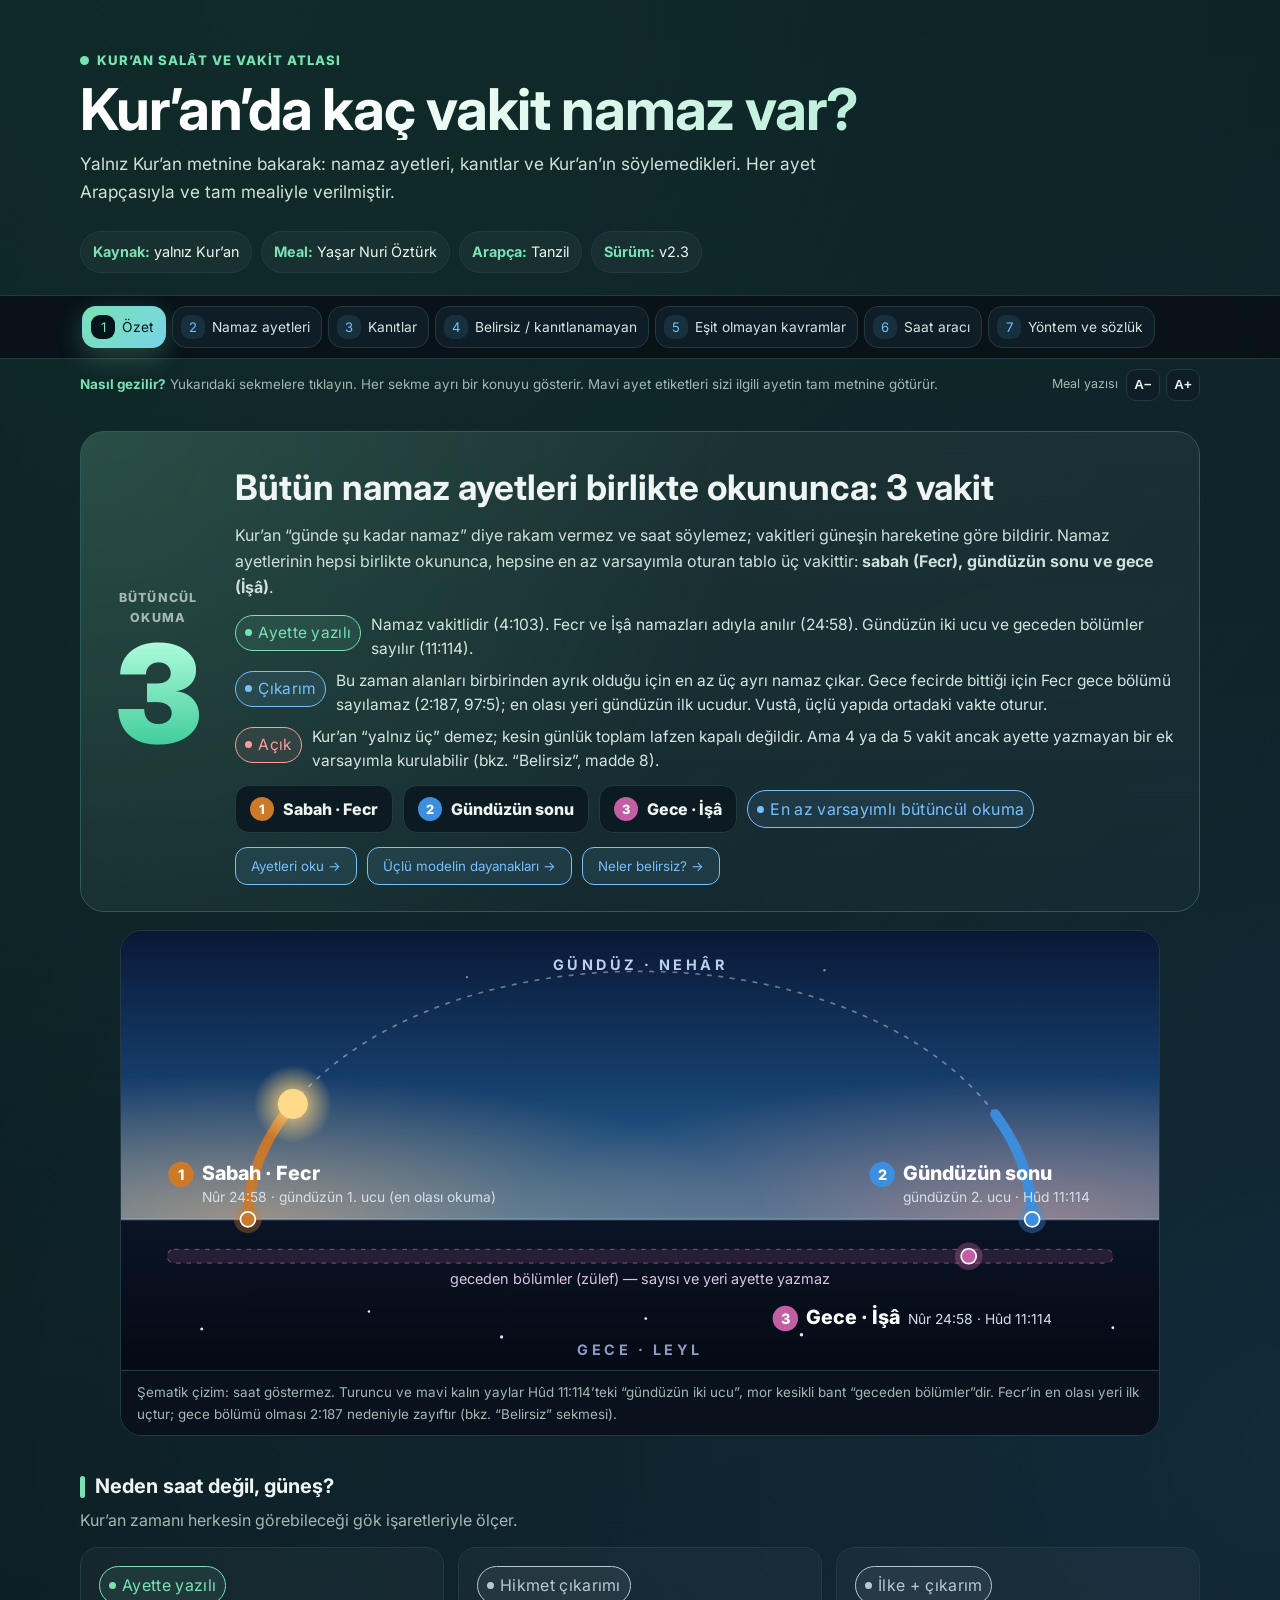
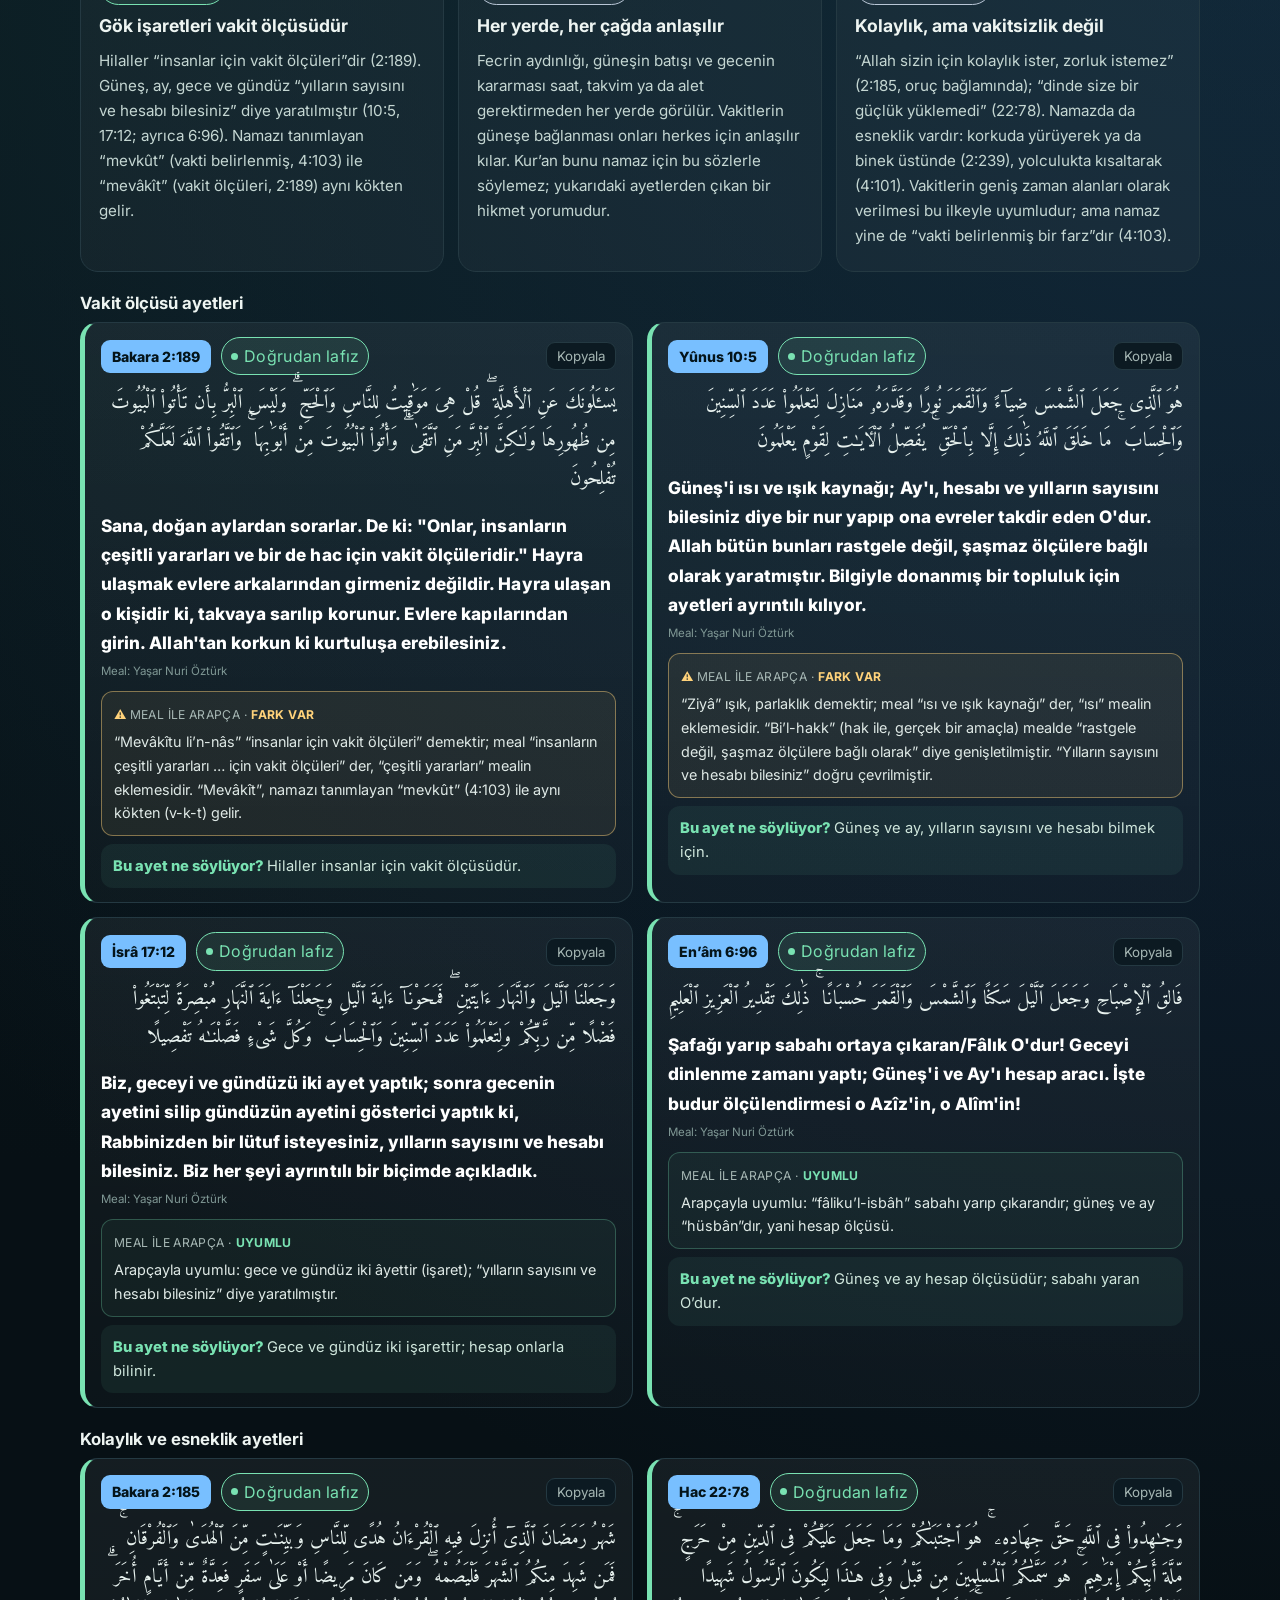
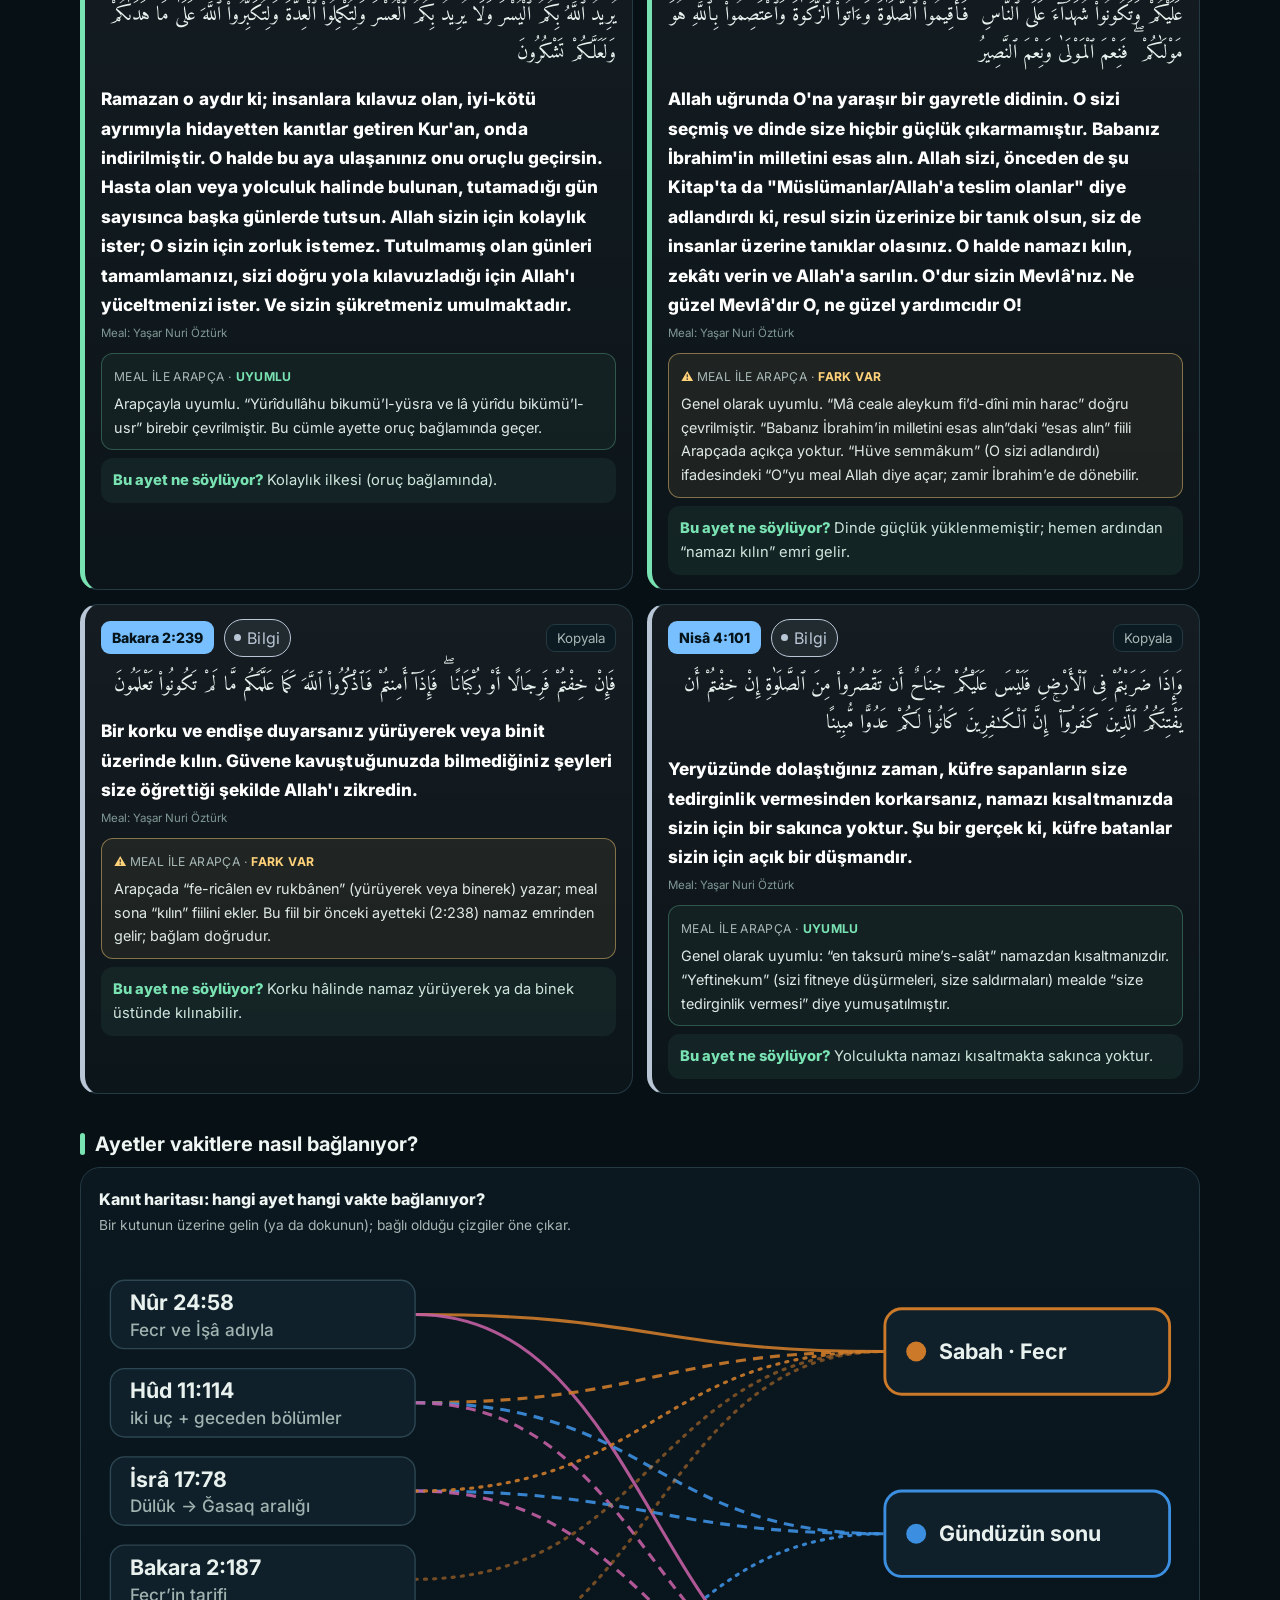
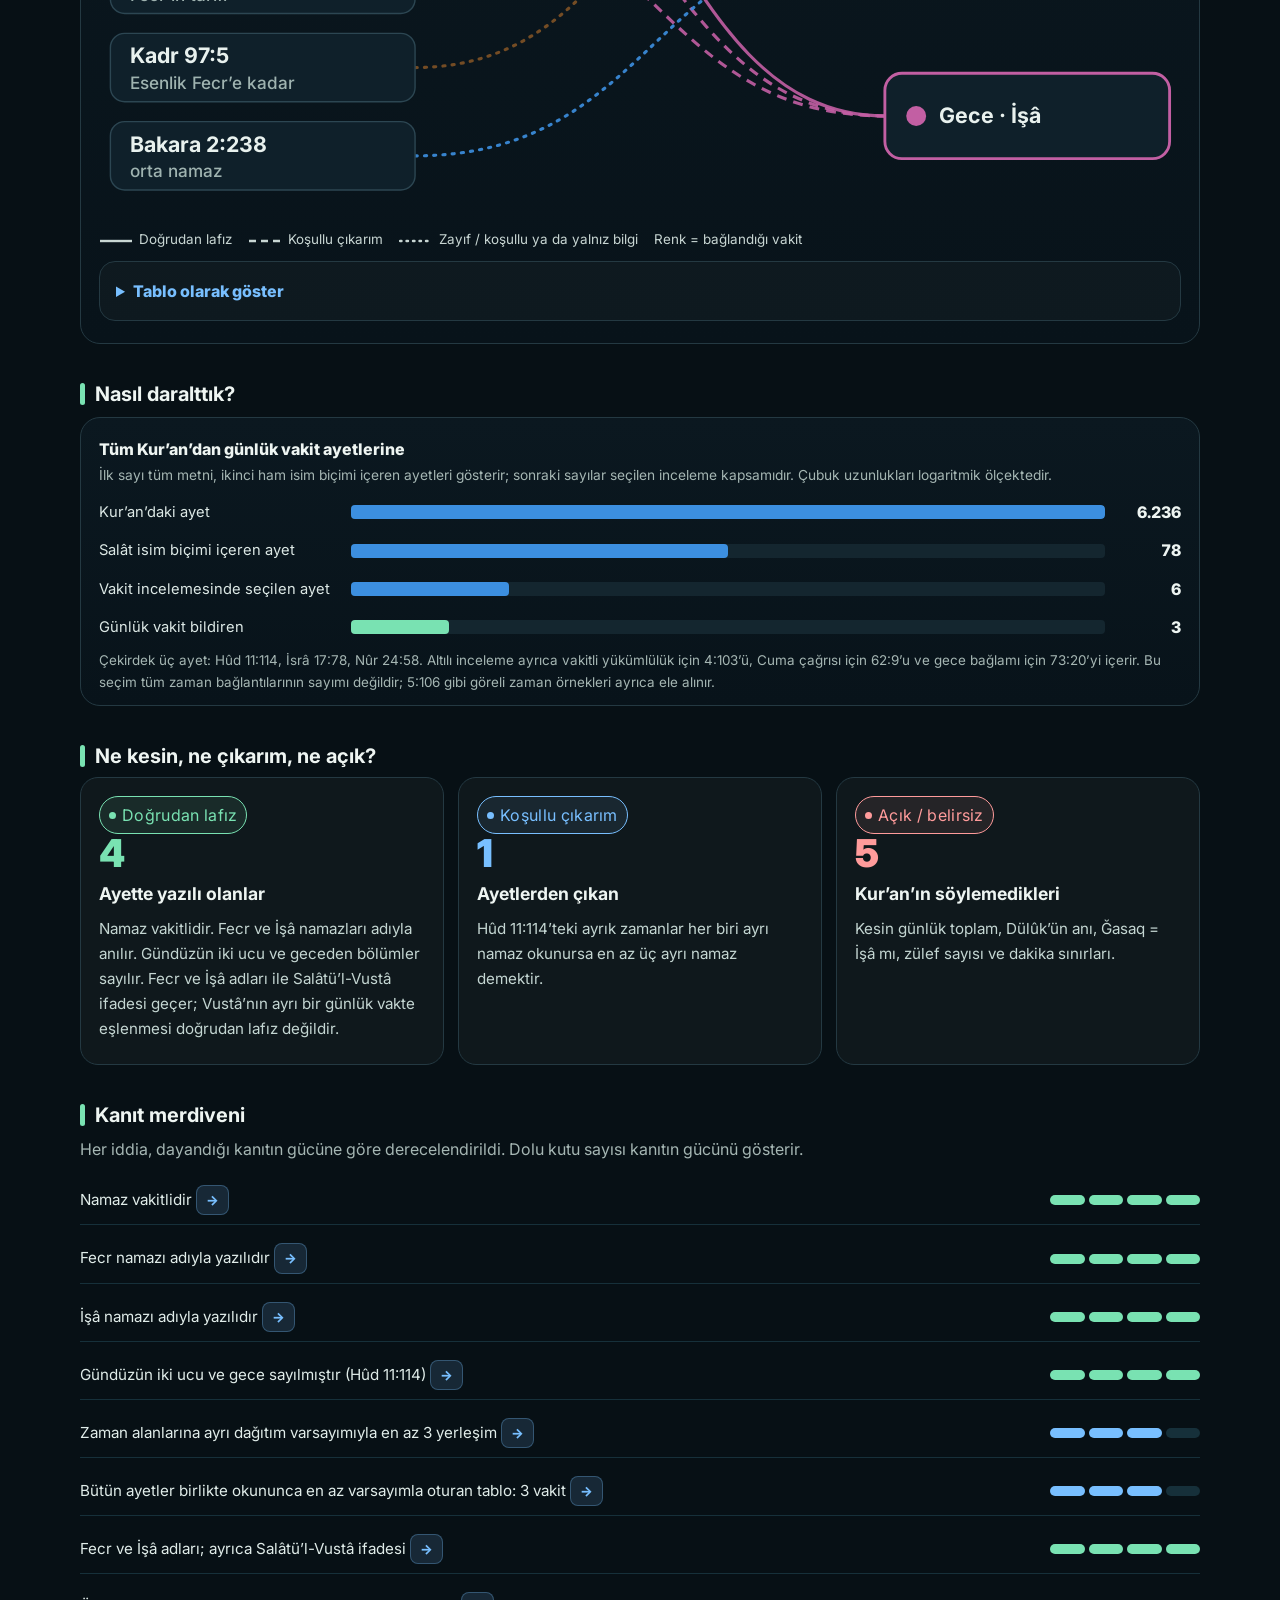
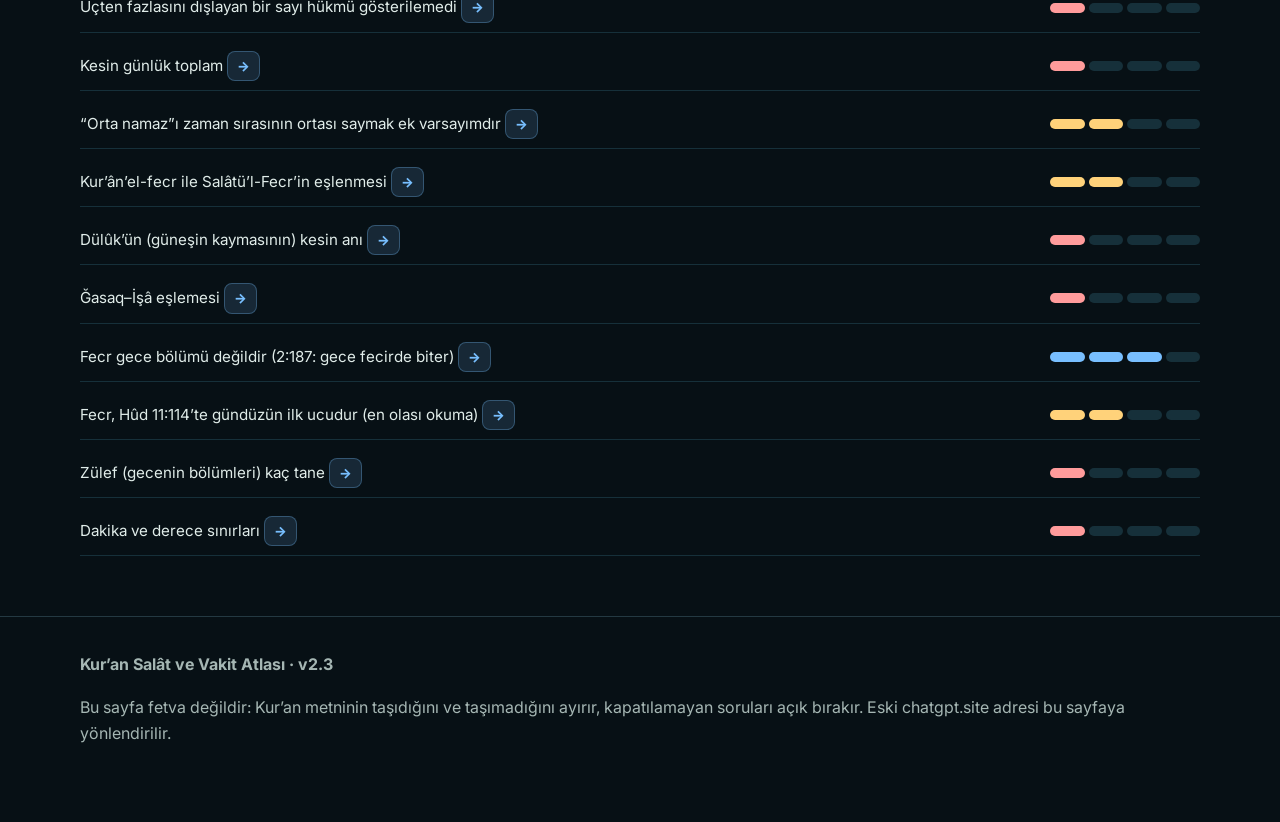
<file: salat-vakit/index.html>
<!doctype html>
<html lang="tr"><head>
<meta charset="utf-8"><meta name="viewport" content="width=device-width,initial-scale=1">
<meta name="build-revision" content="v2.3-holistic-answer-20261012">
<title>Kur’an Salât ve Vakit Atlası — v2.3</title>
<meta property="og:title" content="Kur’an’da kaç vakit namaz var?"><meta property="og:description" content="Yalnız Kur’an metnine dayanan çalışma: namaz ayetleri tam mealiyle, Üçlü modelin dayanakları ve Kur’an’ın söylemedikleri."><meta property="og:type" content="website"><meta name="theme-color" content="#071015">
<link rel="icon" href="data:image/svg+xml,%3Csvg xmlns=%27http://www.w3.org/2000/svg%27 viewBox=%270 0 32 32%27%3E%3Ccircle cx=%2716%27 cy=%2716%27 r=%2710%27 fill=%27%23ffd27a%27/%3E%3C/svg%3E">
<meta name="description" content="Kur’an’da kaç vakit namaz var? Yalnız Kur’an metnine dayanan, ayetlerin tam mealini gösteren, kanıt derecelerini ayıran final çalışma.">
<link rel="preconnect" href="https://fonts.googleapis.com"><link rel="preconnect" href="https://fonts.gstatic.com" crossorigin>
<link href="https://fonts.googleapis.com/css2?family=Amiri:wght@400;700&family=Inter:wght@400;600;700;800;900&display=swap" rel="stylesheet">
<style>
:root{--bg:#071015;--panel:#0d1820;--panel2:#101f29;--text:#eef5f2;--muted:#a5b6b3;--line:#243942;--accent:#79e2b2;--accent2:#78bfff;--warn:#ffd27a;--danger:#ff9b9b;--shadow:0 18px 50px rgba(0,0,0,.28)}
*{box-sizing:border-box}html{scroll-behavior:smooth}body{margin:0;background:radial-gradient(circle at 20% 0,#102b2a 0,transparent 38%),radial-gradient(circle at 100% 20%,#132943 0,transparent 30%),var(--bg);color:var(--text);font-family:Inter,system-ui,-apple-system,Segoe UI,Roboto,Arial,sans-serif;line-height:1.65}
a{color:inherit}.wrap{width:min(1120px,calc(100% - 32px));margin:auto}.hero{padding:64px 0 34px}.eyebrow{color:var(--accent);font-weight:800;letter-spacing:.08em;text-transform:uppercase;font-size:.82rem}.hero h1{font-size:clamp(2.2rem,7vw,5rem);line-height:.98;margin:.55rem 0 1rem;max-width:900px}.hero p{max-width:850px;color:var(--muted);font-size:1.08rem}.chips{display:flex;flex-wrap:wrap;gap:9px;margin-top:24px}.chip{padding:8px 12px;border:1px solid var(--line);background:rgba(255,255,255,.035);border-radius:999px;font-size:.9rem}.chip strong{color:var(--accent)}
nav{position:sticky;top:0;z-index:10;background:rgba(7,16,21,.82);backdrop-filter:blur(14px);border-top:1px solid rgba(255,255,255,.04);border-bottom:1px solid var(--line)}nav .wrap{display:flex;gap:18px;overflow:auto;padding:11px 0}nav a{text-decoration:none;color:var(--muted);font-size:.92rem;white-space:nowrap}nav a:hover{color:var(--text)}
section{padding:42px 0}.section-title{display:flex;gap:16px;align-items:end;justify-content:space-between;margin-bottom:18px}.section-title h2{margin:0;font-size:clamp(1.55rem,4vw,2.3rem)}.section-title p{margin:0;color:var(--muted);max-width:560px}
.grid{display:grid;grid-template-columns:repeat(12,1fr);gap:16px}.card{grid-column:span 6;background:linear-gradient(180deg,rgba(255,255,255,.05),rgba(255,255,255,.025));border:1px solid var(--line);border-radius:20px;padding:20px;box-shadow:var(--shadow)}.card.full{grid-column:1/-1}.card.third{grid-column:span 4}
.kicker{color:var(--accent2);font-weight:800;font-size:.82rem;letter-spacing:.06em;text-transform:uppercase}.card h3{margin:.25rem 0 .6rem;font-size:1.22rem}.card p{margin:.45rem 0;color:#dbe6e3}.muted{color:var(--muted)!important}.arabic{font-family:"Noto Naskh Arabic","Amiri","Scheherazade New",serif;direction:rtl;text-align:right;font-size:clamp(1.38rem,3vw,2.02rem);line-height:2.05;padding:16px 0 8px;color:#fff}.tag{display:inline-flex;align-items:center;gap:7px;margin-top:10px;border-radius:10px;padding:7px 9px;font-size:.83rem;font-weight:700;background:rgba(121,226,178,.09);border:1px solid rgba(121,226,178,.25);color:#b7f1d6}.tag.warn{background:rgba(255,210,122,.08);border-color:rgba(255,210,122,.28);color:#ffe1a5}.tag.open{background:rgba(120,191,255,.09);border-color:rgba(120,191,255,.26);color:#afd6ff}
.callout{padding:20px;border-left:4px solid var(--accent);background:rgba(121,226,178,.07);border-radius:0 16px 16px 0}.callout strong{color:var(--accent)}.warning{border-left-color:var(--warn);background:rgba(255,210,122,.06)}.warning strong{color:var(--warn)}
table{width:100%;border-collapse:collapse;overflow:hidden;border-radius:14px}th,td{text-align:left;padding:12px;border-bottom:1px solid var(--line);vertical-align:top}th{color:var(--muted);font-size:.82rem;text-transform:uppercase;letter-spacing:.05em}
.qa{font-family:ui-monospace,SFMono-Regular,Menlo,monospace;background:#050b0f;border:1px solid var(--line);border-radius:14px;padding:14px;overflow:auto;color:#cce3da}.openq{counter-reset:q}.openq .q{position:relative;padding-left:50px}.openq .q:before{counter-increment:q;content:counter(q);position:absolute;left:0;top:0;width:34px;height:34px;border-radius:50%;display:grid;place-items:center;background:rgba(120,191,255,.12);border:1px solid rgba(120,191,255,.3);color:#bcdcff;font-weight:900}
.subsection{margin-top:30px}.subsection h3{margin:0;font-size:clamp(1.3rem,3vw,1.8rem)}.evidence-grid{display:grid;grid-template-columns:repeat(2,minmax(0,1fr));gap:10px;margin:12px 0}.evidence-grid>div{padding:13px;border:1px solid var(--line);border-radius:13px;background:rgba(0,0,0,.15)}.evidence-grid strong,.evidence-grid span{display:block}.evidence-grid span{color:var(--muted);margin-top:4px}.hyp-table{min-width:1050px}.root-list{border:1px solid var(--line);border-radius:14px;background:rgba(255,255,255,.025);margin:10px 0;padding:0 14px}.root-list summary{display:flex;align-items:center;justify-content:space-between;gap:12px;cursor:pointer;padding:14px 0}.root-list summary strong{font-size:1.15rem}.root-list summary span{color:var(--accent2);font-size:.86rem;font-weight:800}.occ-grid{display:flex;flex-wrap:wrap;gap:7px;padding:0 0 15px}.occ{display:inline-flex;align-items:center;gap:5px;padding:6px 8px;border:1px solid var(--line);border-radius:9px;background:#08141c;font-size:.8rem}.occ [lang="ar"]{font-family:"Noto Naskh Arabic","Amiri","Scheherazade New",serif;font-size:1rem}.root-list .muted{font-size:.88rem}
footer{padding:42px 0 70px;color:var(--muted);border-top:1px solid var(--line);margin-top:32px}
@media(max-width:800px){.hero{padding-top:42px}.card,.card.third{grid-column:1/-1}.section-title{display:block}.section-title p{margin-top:8px}th,td{padding:9px;font-size:.9rem}.arabic{font-size:1.5rem}.evidence-grid{grid-template-columns:1fr}.root-list summary{align-items:flex-start}.occ{font-size:.76rem}}

/* v1.9 — restored solar observation panel */
.obs-shell{display:grid;grid-template-columns:minmax(0,1.35fr) minmax(280px,.65fr);gap:16px}
.obs-panel{background:linear-gradient(180deg,rgba(255,255,255,.05),rgba(255,255,255,.025));border:1px solid var(--line);border-radius:20px;padding:18px;box-shadow:var(--shadow)}
.obs-tools{display:grid;grid-template-columns:repeat(4,minmax(0,1fr));gap:10px;margin-bottom:12px}
.obs-field label{display:block;color:var(--muted);font-size:.76rem;font-weight:700;margin-bottom:5px}
.obs-control{width:100%;min-height:42px;background:#08141c;color:var(--text);border:1px solid var(--line);border-radius:11px;padding:9px 10px;font:inherit}
.obs-actions{display:flex;flex-wrap:wrap;gap:8px;margin:10px 0 12px}
.obs-btn{appearance:none;border:1px solid var(--line);background:#10222c;color:var(--text);border-radius:11px;padding:9px 12px;font-weight:800;cursor:pointer}
.obs-btn:hover{border-color:#557784}
.obs-note{font-size:.82rem;color:var(--muted);margin:.5rem 0 1rem}
.solar-stage{height:340px;position:relative;overflow:hidden;border:1px solid rgba(157,176,193,.28);border-radius:17px;background:#071124;isolation:isolate}
.sky{position:absolute;inset:0;z-index:-4;transition:background .35s ease;background:linear-gradient(to bottom,#075ea8,#65b8dc)}
.solar-stage[data-phase="night"] .sky,.solar-stage[data-phase="isha"] .sky{background:linear-gradient(to bottom,#01030b,#071126 65%,#221c3a)}
.solar-stage[data-phase="fajr"] .sky{background:linear-gradient(to bottom,#10152f,#4c477a 53%,#ef8b77 82%,#ffc378)}
.solar-stage[data-phase="day"] .sky,.solar-stage[data-phase="late"] .sky{background:linear-gradient(to bottom,#075ea8,#258fc9 57%,#8ed4ed)}
.solar-stage[data-phase="dusk"] .sky{background:linear-gradient(to bottom,#14284f,#72506f 52%,#e87558 82%,#ffbf71)}
.stars{position:absolute;inset:0;opacity:0;transition:opacity .35s;background-image:radial-gradient(circle at 8% 18%,#fff 0 1px,transparent 1.6px),radial-gradient(circle at 18% 42%,#fff 0 1.2px,transparent 1.8px),radial-gradient(circle at 31% 13%,#fff 0 .9px,transparent 1.5px),radial-gradient(circle at 43% 31%,#fff 0 1px,transparent 1.6px),radial-gradient(circle at 56% 11%,#fff 0 1.1px,transparent 1.7px),radial-gradient(circle at 69% 34%,#fff 0 .8px,transparent 1.4px),radial-gradient(circle at 81% 16%,#fff 0 1.2px,transparent 1.8px),radial-gradient(circle at 93% 39%,#fff 0 .9px,transparent 1.5px)}
.solar-stage[data-phase="night"] .stars,.solar-stage[data-phase="isha"] .stars{opacity:.9}.solar-stage[data-phase="fajr"] .stars,.solar-stage[data-phase="dusk"] .stars{opacity:.25}
.sun-path{position:absolute;left:7%;right:7%;bottom:66px;height:188px;border-top:1px dashed rgba(255,255,255,.5);border-radius:50% 50% 0 0}
.sun-orb{position:absolute;left:var(--sun-x,50%);bottom:var(--sun-y,70%);width:48px;height:48px;border-radius:50%;transform:translate(-50%,50%);background:radial-gradient(circle at 35% 32%,#fff 0 10%,#fff8c4 29%,#ffd55e 67%,#ff9d2e);box-shadow:0 0 24px rgba(255,245,193,.95),0 0 64px rgba(251,191,36,.78);transition:left .2s ease,bottom .2s ease,opacity .3s}
.solar-stage[data-phase="night"] .sun-orb,.solar-stage[data-phase="isha"] .sun-orb{opacity:.09}
.horizon-line{position:absolute;left:0;right:0;bottom:58px;height:5px;background:#1c2c3a;box-shadow:0 -4px 18px rgba(255,255,255,.22)}
.landscape{position:absolute;left:-2%;right:-2%;bottom:0;height:60px;background:linear-gradient(#152537,#030812);clip-path:polygon(0 48%,8% 35%,16% 55%,25% 29%,34% 54%,44% 31%,54% 56%,64% 26%,74% 49%,84% 23%,93% 51%,100% 35%,100% 100%,0 100%)}
.sky-hud{position:absolute;top:10px;left:10px;right:10px;display:flex;justify-content:space-between;gap:8px}
.hud{padding:7px 9px;border:1px solid rgba(255,255,255,.2);border-radius:10px;background:rgba(2,8,18,.62);backdrop-filter:blur(8px)}
.hud span{display:block;color:#b6c5d3;font-size:.61rem;text-transform:uppercase}.hud strong{display:block;margin-top:2px;font:700 .82rem ui-monospace,monospace}.hud:last-child{text-align:right}
.event-labels{position:absolute;left:9px;right:9px;bottom:74px;display:flex;justify-content:space-between;align-items:flex-end;pointer-events:none}
.event-labels span{padding:4px 6px;border-radius:6px;background:rgba(2,8,18,.7);border:1px solid rgba(255,255,255,.18);font:700 .61rem ui-monospace,monospace}.event-labels span:nth-child(2){transform:translateY(-92px)}
.scrub{position:absolute;left:10px;right:10px;bottom:10px;display:grid;grid-template-columns:42px 1fr 42px;align-items:center;gap:8px}.scrub span{font:700 .65rem ui-monospace,monospace}.scrub span:last-child{text-align:right}.scrub input{width:100%;accent-color:var(--accent2)}
.obs-status{display:grid;grid-template-columns:repeat(2,1fr);gap:9px}.obs-datum{padding:11px;border:1px solid var(--line);border-radius:12px;background:rgba(0,0,0,.16)}.obs-datum span{display:block;color:var(--muted);font-size:.74rem}.obs-datum strong{display:block;margin-top:3px;font:800 .94rem ui-monospace,monospace}
.slot-grid{display:grid;gap:9px;margin-top:14px}.slot{padding:13px;border:1px solid var(--line);border-radius:14px;background:rgba(255,255,255,.025)}.slot strong{display:block}.slot small{display:block;color:var(--muted);margin-top:3px}.slot .time{display:block;color:var(--accent);font:800 .92rem ui-monospace,monospace;margin-top:7px}
.month-wrap{overflow:auto;margin-top:12px;max-height:340px}.month-wrap table{min-width:570px}.month-wrap tr.today-row{background:rgba(121,226,178,.08)}
.model-strip{display:grid;grid-template-columns:1fr auto 1fr auto 1fr;gap:9px;align-items:center;margin-top:16px;padding:14px;border:1px solid var(--line);border-radius:15px;background:#08141c}.model-node{text-align:center}.model-node strong{display:block}.model-node span{display:block;color:var(--muted);font-size:.75rem}.model-arrow{color:var(--accent2);font-weight:900}
@media(max-width:900px){.obs-shell{grid-template-columns:1fr}.obs-tools{grid-template-columns:1fr 1fr}.solar-stage{height:320px}}
@media(max-width:560px){.obs-tools{grid-template-columns:1fr}.sky-hud{gap:4px}.hud{padding:6px}.hud span{font-size:.52rem}.hud strong{font-size:.7rem}.model-strip{grid-template-columns:1fr}.model-arrow{transform:rotate(90deg);text-align:center}}










/* ===== v2.0 tabbed layout ===== */
:root{--g-d:#79e2b2;--g-g:#78bfff;--g-z:#ffd27a;--g-a:#ff9b9b;--g-i:#b9c6d6;--meal-size:1.08rem;--v1:#cc7a2a;--v2:#3c8fe0;--v3:#c25fa3}
.mcmp{margin:10px 0 0;padding:10px 12px;border-radius:12px;border:1px solid;font-size:.9rem}.mcmp p{margin:.25rem 0 0;color:#dfe9e6}.mcmp .mh{font-size:.76rem;letter-spacing:.03em;text-transform:uppercase;color:var(--muted)}
.mcmp.mu{border-color:rgba(121,226,178,.28);background:rgba(121,226,178,.05)}.mcmp.mu b{color:var(--g-d)}.mcmp.mf{border-color:rgba(255,210,122,.45);background:rgba(255,210,122,.07)}.mcmp.mf b{color:var(--g-z)}.mcmp.mf .mh::before{content:"⚠ ";color:var(--g-z)}
.fig{margin:6px 0 0;padding:18px 18px 12px;border:1px solid var(--line);border-radius:20px;background:linear-gradient(180deg,#0b1820,#08131a)}
.fig figcaption{color:var(--muted);font-size:.84rem;margin-top:8px}.fig .ftitle{font-weight:800;margin:0 0 2px}.fig .fsub{color:var(--muted);font-size:.86rem;margin:0 0 12px}
.emap{width:100%;height:auto;display:block}
.scrollx{overflow-x:auto;-webkit-overflow-scrolling:touch}@media(max-width:700px){.scrollx svg{min-width:660px}.scrollx::after{content:"← yana kaydırın →";display:block;text-align:center;color:var(--muted);font-size:.78rem;padding:6px 0 0}}.emap .edge{fill:none;stroke-width:2.2;opacity:0;transition:opacity .6s,stroke-width .2s}.on .emap .edge{opacity:.9}.emap .edge.dash{stroke-dasharray:7 5}.emap .edge.dot{stroke-dasharray:1.5 5;stroke-linecap:round}
.emap .node rect{fill:#0f202a;stroke:#2c4652;stroke-width:1}.emap .node text{fill:#e8f1ee;font:700 15px Inter,system-ui,sans-serif}.emap .node .sub{fill:#9fb3b0;font:500 12px Inter,system-ui,sans-serif}.emap .node{cursor:pointer}
.emap.hl .edge{opacity:.12}.emap.hl .edge.act{opacity:1;stroke-width:3.4}.emap.hl .node:not(.act) rect{opacity:.45}
.lgd{display:flex;flex-wrap:wrap;gap:16px;margin-top:10px;color:#c8d6d3;font-size:.84rem;align-items:center}.lgd svg{vertical-align:middle;margin-right:6px}
.ftable{width:100%;margin-top:8px;font-size:.88rem}.ftable td,.ftable th{padding:7px 10px}
.fbars{display:grid;gap:12px}.fb{display:grid;grid-template-columns:minmax(150px,240px) 1fr 64px;gap:12px;align-items:center}.fb .l{font-size:.92rem;color:#dce8e5}.fb .v{font-weight:800;font-variant-numeric:tabular-nums;text-align:right}.fb .tr{height:14px;border-radius:4px;background:#14262f;position:relative;overflow:hidden}.fb .tr i{position:absolute;left:0;top:0;bottom:0;width:0;border-radius:0 4px 4px 0;background:var(--c,#3c8fe0);transition:width 1.2s cubic-bezier(.2,.7,.2,1)}.on .fb .tr i{width:var(--w)}
@media(max-width:700px){.fb{grid-template-columns:1fr 54px}.fb .l{grid-column:1/-1}}
html{scroll-padding-top:86px}
body{font-feature-settings:"liga","calt";-webkit-font-smoothing:antialiased}
.topbar{padding:46px 0 22px}
.topbar .eyebrow{display:inline-flex;align-items:center;gap:8px}
.topbar .eyebrow::before{content:"";width:9px;height:9px;border-radius:50%;background:var(--accent);box-shadow:0 0 0 0 rgba(121,226,178,.6);animation:pulse 2.4s infinite}
.topbar h1{font-size:clamp(2rem,5.4vw,3.6rem);line-height:1.08;margin:.35rem 0 .6rem;letter-spacing:-.02em;background:linear-gradient(100deg,#fff 10%,#9fe9c9 45%,#8fc8ff 90%);-webkit-background-clip:text;background-clip:text;color:transparent;background-size:200% 100%;animation:shine 9s ease-in-out infinite alternate}
.topbar .lead{max-width:760px;color:#cfe0dc;font-size:1.08rem;margin:0 0 14px}
@keyframes shine{to{background-position:100% 0}}
@keyframes pulse{70%{box-shadow:0 0 0 12px rgba(121,226,178,0)}100%{box-shadow:0 0 0 0 rgba(121,226,178,0)}}
.tabbar{position:sticky;top:0;z-index:60;background:rgba(7,16,21,.86);backdrop-filter:blur(14px);border-top:1px solid var(--line);border-bottom:1px solid var(--line)}
.tabbar .wrap{display:flex;align-items:center;gap:12px}
.tablist{display:flex;gap:8px;overflow-x:auto;padding:10px 2px;scroll-snap-type:x proximity;scrollbar-width:thin;flex:1}
.tab{appearance:none;flex:0 0 auto;scroll-snap-align:start;display:flex;align-items:center;gap:9px;border:1.5px solid var(--line);background:#0e1d26;color:#d7e5e1;font:700 .93rem/1.1 inherit;font-family:inherit;padding:10px 15px 10px 10px;border-radius:14px;cursor:pointer;transition:transform .18s,background .2s,border-color .2s,color .2s,box-shadow .2s;white-space:nowrap}
.tab .n{display:grid;place-items:center;width:26px;height:26px;border-radius:9px;background:#16303d;color:var(--accent2);font-size:.82rem;transition:inherit}
.tab:hover{transform:translateY(-2px);border-color:#5a8294}
.tab:focus-visible{outline:3px solid var(--accent2);outline-offset:2px}
.tab[aria-selected="true"]{background:linear-gradient(135deg,#79e2b2,#78d4e8);color:#04141a;border-color:transparent;box-shadow:0 8px 26px rgba(121,226,178,.28)}
.tab[aria-selected="true"] .n{background:#04141a;color:var(--accent)}
.fsctl{display:flex;gap:6px;flex:0 0 auto}
.fsctl button{appearance:none;border:1px solid var(--line);background:#0e1d26;color:var(--text);border-radius:10px;width:34px;height:32px;font-weight:800;cursor:pointer}
.fsctl button:hover{border-color:#5a8294}
.tabhint{color:var(--muted);font-size:.84rem;margin:0;flex:1}.hintrow{display:flex;align-items:center;gap:14px;padding-top:10px}.fsctl span{align-self:center;color:var(--muted);font-size:.78rem;margin-right:2px}
.tabhint b{color:var(--accent)}
.tabpanel{padding:30px 0 20px;animation:panelIn .45s cubic-bezier(.2,.7,.2,1)}
.tabpanel[hidden]{display:none}
@keyframes panelIn{from{opacity:0;transform:translateY(16px)}to{opacity:1;transform:none}}
.ph{margin:0 0 22px}.ph h2{font-size:clamp(1.5rem,3.6vw,2.2rem);margin:0 0 6px;letter-spacing:-.01em}.ph p{color:#b9cbc8;margin:0;max-width:820px}
.reveal{opacity:0;transform:translateY(18px);transition:opacity .6s ease,transform .6s ease}.reveal.in{opacity:1;transform:none}
.sec{margin:34px 0 0}.sec>h3{font-size:1.25rem;margin:0 0 4px;display:flex;align-items:center;gap:10px}
.sec>h3 .bar{width:5px;height:22px;border-radius:3px;background:var(--accent)}
.sec>p.sub{color:var(--muted);margin:0 0 14px}
.grade{display:inline-flex;align-items:center;gap:6px;font:800 .72rem/1 inherit;font-family:inherit;padding:5px 9px;border-radius:99px;border:1px solid currentColor;letter-spacing:.02em;white-space:nowrap}
.grade::before{content:"";width:7px;height:7px;border-radius:50%;background:currentColor}
.g-d{color:var(--g-d);background:rgba(121,226,178,.09)}.g-g{color:var(--g-g);background:rgba(120,191,255,.09)}.g-z{color:var(--g-z);background:rgba(255,210,122,.09)}.g-a{color:var(--g-a);background:rgba(255,155,155,.09)}.g-i{color:var(--g-i);background:rgba(185,198,214,.08)}
.legend{display:flex;flex-wrap:wrap;gap:8px;margin:0 0 6px}
/* ayet kartı */
.ayet{background:linear-gradient(180deg,rgba(255,255,255,.055),rgba(255,255,255,.02));border:1px solid var(--line);border-left:5px solid var(--g-i);border-radius:18px;padding:18px 20px;margin:14px 0}
.ayet.gb-g-d{border-left-color:var(--g-d)}.ayet.gb-g-g{border-left-color:var(--g-g)}.ayet.gb-g-z{border-left-color:var(--g-z)}.ayet.gb-g-a{border-left-color:var(--g-a)}
.ayet header{display:flex;flex-wrap:wrap;align-items:center;gap:10px;margin-bottom:10px}
.refbadge{font-weight:800;color:#04141a;background:var(--accent2);padding:5px 11px;border-radius:9px;font-size:.88rem}
.copybtn{margin-left:auto;appearance:none;border:1px solid var(--line);background:#0c1a22;color:var(--muted);border-radius:9px;padding:5px 10px;font:700 .74rem inherit;font-family:inherit;cursor:pointer}
.copybtn:hover{color:var(--text);border-color:#5a8294}.copybtn.ok{color:var(--accent);border-color:var(--accent)}
.ayet .ar{font-family:"Amiri","Noto Naskh Arabic","Scheherazade New","Traditional Arabic",serif;font-size:clamp(1.35rem,2.6vw,1.75rem);line-height:2.05;margin:.2rem 0 .7rem;color:#e7f1ee;text-align:right}
.ayet .meal{margin:.2rem 0 .3rem;font-size:var(--meal-size);line-height:1.7;color:#fff}
.ayet .meal strong{font-weight:800;letter-spacing:.003em}
.ayet .msrc{margin:0 0 6px;color:#7f9794;font-size:.72rem}
.ayet .vnote{margin:8px 0 0;padding:10px 12px;border-radius:12px;background:rgba(121,226,178,.07);color:#cfe6dc;font-size:.92rem}
.ayet .vnote::before{content:"Bu ayet ne söylüyor? ";font-weight:800;color:var(--accent)}
.ayet.compact{padding:14px 16px}.ayet.compact .ar{font-size:1.25rem;line-height:1.9}
.ayet.flash{animation:flash 1.6s ease}@keyframes flash{0%,60%{box-shadow:0 0 0 3px var(--accent2),0 0 40px rgba(120,191,255,.35)}100%{box-shadow:none}}
.vgrid{display:grid;gap:14px}.vgrid.cols2{grid-template-columns:repeat(2,minmax(0,1fr))}.vgrid .ayet{margin:0}
.vchip{display:inline-block;padding:3px 9px;border-radius:8px;background:rgba(120,191,255,.14);color:var(--accent2);font-weight:800;font-size:.84rem;text-decoration:none;border:1px solid rgba(120,191,255,.3)}
.vchip:hover{background:rgba(120,191,255,.26)}
/* özet */
.answer{display:grid;grid-template-columns:auto 1fr;gap:26px;align-items:center;padding:26px;border:1px solid #2d5a5a;border-radius:24px;background:radial-gradient(circle at 0 0,rgba(121,226,178,.16),transparent 55%),linear-gradient(180deg,rgba(255,255,255,.05),rgba(255,255,255,.02))}
.bignum{font-size:clamp(5rem,14vw,8.5rem);font-weight:900;line-height:.9;background:linear-gradient(180deg,#b6ffe0,#38c996);-webkit-background-clip:text;background-clip:text;color:transparent;min-width:1.1ch;text-align:center}
.answer h2{margin:0 0 6px;font-size:clamp(1.5rem,3.4vw,2.2rem)}.answer p{margin:.3rem 0;color:#cfe0dc}
.pills{display:flex;flex-wrap:wrap;gap:10px;margin-top:12px}
.pill3{display:flex;align-items:center;gap:9px;padding:10px 14px;border-radius:14px;border:1px solid var(--line);background:#0c1a22;font-weight:800}
.pill3 i{display:grid;place-items:center;width:24px;height:24px;border-radius:50%;font-style:normal;font-size:.8rem;color:#04141a}
.p1 i{background:var(--v1);color:#fff}.p2 i{background:var(--v2);color:#fff}.p3 i{background:var(--v3);color:#fff}
.sunbox{margin-top:18px;border:1px solid var(--line);border-radius:22px;overflow:hidden;background:#071124}
.sunbox svg{display:block;width:100%;height:auto}
.sunbox figcaption{padding:10px 16px;color:var(--muted);font-size:.84rem;background:#08111c;border-top:1px solid var(--line)}
.sun-glow{animation:glow 2.8s ease-in-out infinite}@keyframes glow{50%{opacity:.45}}
.mk{animation:mk 2.4s ease-in-out infinite;transform-box:fill-box;transform-origin:center}@keyframes mk{50%{transform:scale(1.35);opacity:.65}}
.twin{twinkle:1}.star{animation:tw 3s ease-in-out infinite}@keyframes tw{50%{opacity:.25}}
.funnel{display:grid;gap:10px;margin-top:6px}
.frow{display:grid;grid-template-columns:minmax(170px,.55fr) 1fr;gap:14px;align-items:center}
.frow .lab{font-size:.92rem;color:#d7e5e1}.frow .lab b{color:#fff}
.fbar{height:38px;border-radius:11px;background:#0b1820;border:1px solid var(--line);overflow:hidden}
.fbar span{display:flex;align-items:center;justify-content:flex-end;height:100%;width:0;padding-right:12px;font-weight:900;color:#04141a;border-radius:10px;background:linear-gradient(90deg,#3fb98d,#79e2b2);transition:width 1.3s cubic-bezier(.2,.7,.2,1)}
.on .fbar span{width:var(--w)}
.tri{display:grid;grid-template-columns:repeat(3,minmax(0,1fr));gap:14px}
.tcard{padding:18px;border-radius:18px;border:1px solid var(--line);background:rgba(255,255,255,.03)}
.tcard h3{margin:6px 0 8px;font-size:1.1rem}.tcard p{margin:.3rem 0;color:#c4d6d2;font-size:.95rem}
.tcard .cnt{font-size:2.4rem;font-weight:900;line-height:1}
.btnrow{display:flex;flex-wrap:wrap;gap:10px;margin-top:14px}
.gobtn{appearance:none;cursor:pointer;border:1.5px solid var(--accent2);background:rgba(120,191,255,.1);color:var(--accent2);font:800 .9rem inherit;font-family:inherit;padding:10px 15px;border-radius:12px;transition:.2s}
.gobtn:hover{background:var(--accent2);color:#04141a}
/* kanıt zinciri */
.chain{position:relative;margin:10px 0 0;padding-left:34px}
.chain::before{content:"";position:absolute;left:13px;top:8px;bottom:8px;width:3px;border-radius:2px;background:linear-gradient(var(--g-d),var(--g-g),var(--g-z))}
.step{position:relative;margin:0 0 26px}
.step .dot{position:absolute;left:-34px;top:2px;width:28px;height:28px;border-radius:50%;display:grid;place-items:center;font-weight:900;font-size:.85rem;color:#04141a;background:var(--accent);box-shadow:0 0 0 5px rgba(121,226,178,.16)}
.step h3{margin:0 0 6px;font-size:1.22rem;display:flex;flex-wrap:wrap;gap:10px;align-items:center}
.step p{margin:.3rem 0 .6rem;color:#d3e2de}
.verdict{margin-top:6px;padding:24px;border-radius:22px;border:1px solid #2d5a5a;background:radial-gradient(circle at 100% 0,rgba(120,191,255,.14),transparent 55%),rgba(255,255,255,.03)}
.verdict h3{margin:0 0 8px;font-size:1.5rem}
.disjoint{margin:12px 0 4px;display:grid;gap:8px}
.drow{display:grid;grid-template-columns:150px 1fr;gap:10px;align-items:center;font-size:.85rem;color:#c7d8d4}
.dtrack{position:relative;height:26px;border-radius:9px;background:#0b1820;border:1px solid var(--line);overflow:hidden}
.dtrack i{position:absolute;top:3px;bottom:3px;border-radius:6px;transform:scaleX(0);transform-origin:left;transition:transform .9s .2s cubic-bezier(.2,.7,.2,1)}
.on .dtrack i{transform:scaleX(1)}
/* belirsiz kartlar */
.unc{padding:20px;border-radius:20px;border:1px solid var(--line);background:rgba(255,255,255,.03);margin:0 0 18px}
.unc h3{margin:0 0 6px;font-size:1.2rem;display:flex;flex-wrap:wrap;gap:10px;align-items:center}
.unc p{margin:.3rem 0 .6rem;color:#d3e2de}
.dots{display:flex;gap:6px;align-items:center}.dots i{width:18px;height:18px;border-radius:50%;display:inline-block}
.dA{background:var(--v1)}.dB{background:var(--v2)}.dC{background:var(--v3)}.dX{background:transparent;border:2px dashed #9fb3b0}
.reads{display:grid;gap:10px;margin:10px 0}
.read{display:grid;grid-template-columns:90px 1fr auto;gap:12px;align-items:center;padding:12px 14px;border:1px solid var(--line);border-radius:14px;background:#0b1820}
.read b{font-size:1.05rem;color:#fff}
.meter{display:grid;gap:9px}
.mrow{display:grid;grid-template-columns:minmax(0,1fr) 150px;gap:14px;align-items:center;padding:9px 0;border-bottom:1px solid #16303a}
.mrow .t{font-size:.95rem;color:#e0ece9}
.segs{display:grid;grid-template-columns:repeat(4,1fr);gap:4px}
.segs i{height:10px;border-radius:5px;background:#16303a;transition:background .5s}
.on .segs i.f{background:var(--c)}
/* eşit olmayan */
.neq{display:grid;grid-template-columns:1fr auto 1fr;gap:14px;align-items:stretch;margin:0 0 10px}
.neq .side{padding:16px 18px;border-radius:18px;border:1px solid var(--line);background:rgba(255,255,255,.035)}
.neq .side h4{margin:0 0 4px;font-size:1.1rem}.neq .side p{margin:0;color:#b9cbc8;font-size:.92rem}
.neq .sym{display:grid;place-items:center;font-size:2.6rem;font-weight:900;color:var(--g-a);padding:0 4px}
.neqwhy{margin:0 0 6px;padding:12px 16px;border-radius:14px;background:rgba(255,155,155,.07);border:1px solid rgba(255,155,155,.25);color:#f0dede}
.neqwhy b{color:var(--g-a)}
.block{margin:0 0 54px}
.block>h3{font-size:1.4rem;margin:0 0 6px}
/* yöntem */
.steps4{display:grid;grid-template-columns:repeat(4,minmax(0,1fr));gap:12px}
.steps4 .tcard .no{font-weight:900;color:var(--accent);font-size:1.6rem}
.rtab{width:100%}.rtab td:nth-child(2),.rtab th:nth-child(2){text-align:right}
.gloss{display:grid;grid-template-columns:repeat(3,minmax(0,1fr));gap:12px}
.gloss .tcard h3{color:var(--accent)}
.foot2{padding:34px 0 60px;color:var(--muted);border-top:1px solid var(--line);margin-top:40px}
details.more{border:1px solid var(--line);border-radius:16px;padding:6px 16px;background:rgba(255,255,255,.025);margin:10px 0}
details.more>summary{cursor:pointer;font-weight:800;padding:10px 0;color:var(--accent2)}
@media(min-width:901px){.tablist{flex-wrap:wrap;overflow:visible;gap:6px}.tab{font-size:.86rem;padding:8px 11px 8px 8px;gap:7px}.tab .n{width:24px;height:24px}}
@media(max-width:900px){.vgrid.cols2,.tri,.steps4,.gloss{grid-template-columns:1fr}.answer{grid-template-columns:1fr;text-align:center}.pills{justify-content:center}.frow{grid-template-columns:1fr}.neq{grid-template-columns:1fr}.neq .sym{font-size:2rem;padding:0}.mrow{grid-template-columns:1fr}.read{grid-template-columns:70px 1fr}.read .dots{grid-column:1/-1}.drow{grid-template-columns:1fr}}
@media(max-width:560px){.topbar{padding-top:30px}.tab{font-size:.86rem;padding:9px 12px 9px 9px}.fsctl{display:none}.hintrow{display:block}.ayet{padding:15px 14px}}
@media(prefers-reduced-motion:reduce){*{animation:none!important;transition:none!important}.reveal{opacity:1;transform:none}.fbar span{width:var(--w)}.dtrack i{transform:none}}
@media print{.tabbar,.copybtn,.fsctl{display:none}.tabpanel[hidden]{display:block}.reveal{opacity:1;transform:none}body{background:#fff;color:#000}}
.lvl{list-style:none;padding:0;margin:12px 0 4px;display:grid;gap:8px}.lvl li{display:flex;gap:10px;align-items:flex-start;color:#d6e4e0;font-size:.97rem;line-height:1.55}.lvl li .grade{flex:0 0 auto;margin-top:2px}.answer .lvl{text-align:left}@media(max-width:900px){.lvl li{flex-direction:column;gap:4px}}
</style></head>
<body>
<header class="topbar"><div class="wrap"><div class="eyebrow">Kur’an Salât ve Vakit Atlası</div>
<h1>Kur’an’da kaç vakit namaz var?</h1>
<p class="lead">Yalnız Kur’an metnine bakarak: namaz ayetleri, kanıtlar ve Kur’an’ın söylemedikleri. Her ayet Arapçasıyla ve tam mealiyle verilmiştir.</p>
<div class="chips"><span class="chip"><strong>Kaynak:</strong> yalnız Kur’an</span><span class="chip"><strong>Meal:</strong> Yaşar Nuri Öztürk</span><span class="chip"><strong>Arapça:</strong> Tanzil</span><span class="chip"><strong>Sürüm:</strong> v2.3</span></div></div></header>
<div class="tabbar"><div class="wrap"><div class="tablist" role="tablist" aria-label="Sayfa bölümleri"><button class="tab" role="tab" id="tab-ozet" data-tab="ozet" aria-controls="panel-ozet" aria-selected="false" tabindex="-1"><span class="n">1</span>Özet</button><button class="tab" role="tab" id="tab-ayetler" data-tab="ayetler" aria-controls="panel-ayetler" aria-selected="false" tabindex="-1"><span class="n">2</span>Namaz ayetleri</button><button class="tab" role="tab" id="tab-kanit" data-tab="kanit" aria-controls="panel-kanit" aria-selected="false" tabindex="-1"><span class="n">3</span>Kanıtlar</button><button class="tab" role="tab" id="tab-belirsiz" data-tab="belirsiz" aria-controls="panel-belirsiz" aria-selected="false" tabindex="-1"><span class="n">4</span>Belirsiz / kanıtlanamayan</button><button class="tab" role="tab" id="tab-kavramlar" data-tab="kavramlar" aria-controls="panel-kavramlar" aria-selected="false" tabindex="-1"><span class="n">5</span>Eşit olmayan kavramlar</button><button class="tab" role="tab" id="tab-saat" data-tab="saat" aria-controls="panel-saat" aria-selected="false" tabindex="-1"><span class="n">6</span>Saat aracı</button><button class="tab" role="tab" id="tab-yontem" data-tab="yontem" aria-controls="panel-yontem" aria-selected="false" tabindex="-1"><span class="n">7</span>Yöntem ve sözlük</button></div></div></div>
<div class="wrap hintrow"><p class="tabhint"><b>Nasıl gezilir?</b> Yukarıdaki sekmelere tıklayın. Her sekme ayrı bir konuyu gösterir. Mavi ayet etiketleri sizi ilgili ayetin tam metnine götürür.</p><div class="fsctl" aria-label="Meal yazı boyutu"><span>Meal yazısı</span><button id="fs-dn" type="button" aria-label="Yazıyı küçült">A−</button><button id="fs-up" type="button" aria-label="Yazıyı büyüt">A+</button></div></div>
<main><div class="tabpanel" role="tabpanel" id="panel-ozet" aria-labelledby="tab-ozet" hidden><div class="wrap"><div class="answer reveal"><div><div style="text-align:center;font-weight:800;color:var(--muted);letter-spacing:.1em;margin-bottom:4px;font-size:.78rem">BÜTÜNCÜL<br>OKUMA</div><div class="bignum" data-count="3">0</div></div><div><h2>Bütün namaz ayetleri birlikte okununca: 3 vakit</h2>
<p>Kur’an “günde şu kadar namaz” diye rakam vermez ve saat söylemez; vakitleri güneşin hareketine göre bildirir. Namaz ayetlerinin hepsi birlikte okununca, hepsine en az varsayımla oturan tablo üç vakittir: <strong>sabah (Fecr), gündüzün sonu ve gece (İşâ)</strong>.</p>
<ul class="lvl"><li><span class="grade g-d">Ayette yazılı</span><span>Namaz vakitlidir (4:103). Fecr ve İşâ namazları adıyla anılır (24:58). Gündüzün iki ucu ve geceden bölümler sayılır (11:114).</span></li>
<li><span class="grade g-g">Çıkarım</span><span>Bu zaman alanları birbirinden ayrık olduğu için en az üç ayrı namaz çıkar. Gece fecirde bittiği için Fecr gece bölümü sayılamaz (2:187, 97:5); en olası yeri gündüzün ilk ucudur. Vustâ, üçlü yapıda ortadaki vakte oturur.</span></li>
<li><span class="grade g-a">Açık</span><span>Kur’an “yalnız üç” demez; kesin günlük toplam lafzen kapalı değildir. Ama 4 ya da 5 vakit ancak ayette yazmayan bir ek varsayımla kurulabilir (bkz. “Belirsiz”, madde 8).</span></li></ul>
<div class="pills"><span class="pill3 p1"><i>1</i>Sabah · Fecr</span><span class="pill3 p2"><i>2</i>Gündüzün sonu</span><span class="pill3 p3"><i>3</i>Gece · İşâ</span><span class="grade g-g" style="align-self:center">En az varsayımlı bütüncül okuma</span></div>
<div class="btnrow"><button class="gobtn" data-goto="ayetler">Ayetleri oku →</button><button class="gobtn" data-goto="kanit">Üçlü modelin dayanakları →</button><button class="gobtn" data-goto="belirsiz">Neler belirsiz? →</button></div></div></div>
<figure class="sunbox reveal"><div class="scrollx"><svg viewBox="0 0 900 380" role="img" aria-label="Güneşin gün içindeki yolu üzerinde Hûd 11:114’teki gündüzün iki ucu, geceden bölümler ve Nûr 24:58’de adı geçen Fecr ile İşâ" xmlns="http://www.w3.org/2000/svg">
<defs><linearGradient id="skyG" x1="0" y1="0" x2="0" y2="1"><stop offset="0" stop-color="#0a1836"/><stop offset=".55" stop-color="#16406e"/><stop offset="1" stop-color="#2e6a98"/></linearGradient>
<radialGradient id="glL" cx="0.12" cy="1" r="0.5"><stop offset="0" stop-color="#f4b27c" stop-opacity=".55"/><stop offset="1" stop-color="#f4b27c" stop-opacity="0"/></radialGradient>
<radialGradient id="glR" cx="0.88" cy="1" r="0.5"><stop offset="0" stop-color="#f19a86" stop-opacity=".5"/><stop offset="1" stop-color="#f19a86" stop-opacity="0"/></radialGradient>
<radialGradient id="sunG"><stop offset="0" stop-color="#fff1c4"/><stop offset=".45" stop-color="#ffd27a" stop-opacity=".55"/><stop offset="1" stop-color="#ffd27a" stop-opacity="0"/></radialGradient>
<linearGradient id="ngt" x1="0" y1="0" x2="0" y2="1"><stop offset="0" stop-color="#0a1426"/><stop offset="1" stop-color="#050a14"/></linearGradient></defs>
<rect width="900" height="250" fill="url(#skyG)"/><rect width="900" height="250" fill="url(#glL)"/><rect width="900" height="250" fill="url(#glR)"/>
<rect y="250" width="900" height="130" fill="url(#ngt)"/>
<g fill="#dfe8ff"><circle class="star" cx="70" cy="345" r="1.3"/><circle class="star" cx="215" cy="330" r="1.1" style="animation-delay:.7s"/><circle class="star" cx="330" cy="352" r="1.4" style="animation-delay:1.3s"/><circle class="star" cx="455" cy="336" r="1.2" style="animation-delay:.3s"/><circle class="star" cx="590" cy="350" r="1.5" style="animation-delay:1.8s"/><circle class="star" cx="860" cy="344" r="1.2" style="animation-delay:.9s"/><circle class="star" cx="300" cy="40" r="1" style="opacity:.5"/><circle class="star" cx="610" cy="34" r="1.1" style="opacity:.5;animation-delay:1.4s"/></g>
<text x="450" y="34" text-anchor="middle" fill="#bcd0ea" font-size="12.5" letter-spacing="3" font-weight="700">GÜNDÜZ · NEHÂR</text>
<text x="450" y="368" text-anchor="middle" fill="#8e9cc4" font-size="12.5" letter-spacing="3" font-weight="700">GECE · LEYL</text>
<path id="arc" d="M110 250 A340 215 0 0 1 790 250" fill="none" stroke="#ffffff" stroke-opacity=".38" stroke-width="1.5" stroke-dasharray="3 7" stroke-linecap="round"/>
<path d="M110 250 A340 215 0 0 1 141.9 159.1" fill="none" stroke="#cc7a2a" stroke-width="9" stroke-linecap="round" opacity=".95"/>
<path d="M758.1 159.1 A340 215 0 0 1 790 250" fill="none" stroke="#3c8fe0" stroke-width="9" stroke-linecap="round" opacity=".95"/>
<line x1="0" y1="250" x2="900" y2="250" stroke="#a8c3df" stroke-opacity=".55" stroke-width="1.5"/>
<rect x="40" y="276" width="820" height="12" rx="6" fill="#c25fa3" fill-opacity=".16" stroke="#c25fa3" stroke-opacity=".55" stroke-dasharray="4 5"/>
<text x="450" y="306" text-anchor="middle" fill="#d9c3e2" font-size="12.5">geceden bölümler (zülef) — sayısı ve yeri ayette yazmaz</text>
<g><circle r="34" fill="url(#sunG)" class="sun-glow"/><circle r="13" fill="#ffd98a"/><animateMotion dur="18s" repeatCount="indefinite"><mpath href="#arc"/></animateMotion><animate attributeName="opacity" values="0;1;1;0" keyTimes="0;.06;.94;1" dur="18s" repeatCount="indefinite"/></g>
<g><circle class="mk" cx="110" cy="250" r="12" fill="#cc7a2a" fill-opacity=".35"/><circle cx="110" cy="250" r="6.5" fill="#cc7a2a" stroke="#fff" stroke-width="1.5"/></g>
<g><circle class="mk" cx="790" cy="250" r="12" fill="#3c8fe0" fill-opacity=".35"/><circle cx="790" cy="250" r="6.5" fill="#3c8fe0" stroke="#fff" stroke-width="1.5"/></g>
<g><circle class="mk" cx="735" cy="282" r="12" fill="#c25fa3" fill-opacity=".35"/><circle cx="735" cy="282" r="6.5" fill="#c25fa3" stroke="#fff" stroke-width="1.5"/></g>
<circle cx="52" cy="211" r="11" fill="#cc7a2a"/><text x="52" y="215.5" text-anchor="middle" fill="#fff" font-size="12.5" font-weight="800">1</text>
<text x="70" y="216" fill="#ffffff" font-size="17" font-weight="800">Sabah · Fecr</text><text x="70" y="235" fill="#d3deea" font-size="12">Nûr 24:58 · gündüzün 1. ucu (en olası okuma)</text>
<circle cx="660" cy="211" r="11" fill="#3c8fe0"/><text x="660" y="215.5" text-anchor="middle" fill="#fff" font-size="12.5" font-weight="800">2</text>
<text x="678" y="216" fill="#ffffff" font-size="17" font-weight="800">Gündüzün sonu</text><text x="678" y="235" fill="#d3deea" font-size="12">gündüzün 2. ucu · Hûd 11:114</text>
<circle cx="576" cy="336" r="11" fill="#c25fa3"/><text x="576" y="340.5" text-anchor="middle" fill="#fff" font-size="12.5" font-weight="800">3</text>
<text x="594" y="341" fill="#ffffff" font-size="17" font-weight="800">Gece · İşâ</text><text x="682" y="341" fill="#d3deea" font-size="12">Nûr 24:58 · Hûd 11:114</text>
</svg></div><figcaption>Şematik çizim: saat göstermez. Turuncu ve mavi kalın yaylar Hûd 11:114’teki “gündüzün iki ucu”, mor kesikli bant “geceden bölümler”dir. Fecr’in en olası yeri ilk uçtur; gece bölümü olması 2:187 nedeniyle zayıftır (bkz. “Belirsiz” sekmesi).</figcaption></figure>
<div class="sec"><h3><span class="bar"></span>Neden saat değil, güneş?</h3><p class="sub">Kur’an zamanı herkesin görebileceği gök işaretleriyle ölçer.</p>
<div class="tri">
<div class="tcard reveal"><span class="grade g-d">Ayette yazılı</span><h3>Gök işaretleri vakit ölçüsüdür</h3><p>Hilaller “insanlar için vakit ölçüleri”dir (2:189). Güneş, ay, gece ve gündüz “yılların sayısını ve hesabı bilesiniz” diye yaratılmıştır (10:5, 17:12; ayrıca 6:96). Namazı tanımlayan “mevkût” (vakti belirlenmiş, 4:103) ile “mevâkît” (vakit ölçüleri, 2:189) aynı kökten gelir.</p></div>
<div class="tcard reveal"><span class="grade g-i">Hikmet çıkarımı</span><h3>Her yerde, her çağda anlaşılır</h3><p>Fecrin aydınlığı, güneşin batışı ve gecenin kararması saat, takvim ya da alet gerektirmeden her yerde görülür. Vakitlerin güneşe bağlanması onları herkes için anlaşılır kılar. Kur’an bunu namaz için bu sözlerle söylemez; yukarıdaki ayetlerden çıkan bir hikmet yorumudur.</p></div>
<div class="tcard reveal"><span class="grade g-i">İlke + çıkarım</span><h3>Kolaylık, ama vakitsizlik değil</h3><p>“Allah sizin için kolaylık ister, zorluk istemez” (2:185, oruç bağlamında); “dinde size bir güçlük yüklemedi” (22:78). Namazda da esneklik vardır: korkuda yürüyerek ya da binek üstünde (2:239), yolculukta kısaltarak (4:101). Vakitlerin geniş zaman alanları olarak verilmesi bu ilkeyle uyumludur; ama namaz yine de “vakti belirlenmiş bir farz”dır (4:103).</p></div></div>
<h3 class="sec" style="font-size:1.05rem;margin-top:18px">Vakit ölçüsü ayetleri</h3>
<div class="vgrid cols2"><article class="ayet compact gb-g-d reveal" id="o-v-2-189" data-ref="Bakara 2:189"><header><span class="refbadge">Bakara 2:189</span><span class="grade g-d">Doğrudan lafız</span><button class="copybtn" type="button" aria-label="Bakara 2:189 ayetini kopyala">Kopyala</button></header><p class="ar" lang="ar" dir="rtl">يَسْـَٔلُونَكَ عَنِ ٱلْأَهِلَّةِ ۖ قُلْ هِىَ مَوَٰقِيتُ لِلنَّاسِ وَٱلْحَجِّ ۗ وَلَيْسَ ٱلْبِرُّ بِأَن تَأْتُوا۟ ٱلْبُيُوتَ مِن ظُهُورِهَا وَلَـٰكِنَّ ٱلْبِرَّ مَنِ ٱتَّقَىٰ ۗ وَأْتُوا۟ ٱلْبُيُوتَ مِنْ أَبْوَٰبِهَا ۚ وَٱتَّقُوا۟ ٱللَّهَ لَعَلَّكُمْ تُفْلِحُونَ</p><p class="meal"><strong>Sana, doğan aylardan sorarlar. De ki: &quot;Onlar, insanların çeşitli yararları ve bir de hac için vakit ölçüleridir.&quot; Hayra ulaşmak evlere arkalarından girmeniz değildir. Hayra ulaşan o kişidir ki, takvaya sarılıp korunur. Evlere kapılarından girin. Allah&#x27;tan korkun ki kurtuluşa erebilesiniz.</strong></p><p class="msrc">Meal: Yaşar Nuri Öztürk</p><div class="mcmp mf"><span class="mh">Meal ile Arapça · <b>Fark var</b></span><p>“Mevâkîtu li’n-nâs” “insanlar için vakit ölçüleri” demektir; meal “insanların çeşitli yararları … için vakit ölçüleri” der, “çeşitli yararları” mealin eklemesidir. “Mevâkît”, namazı tanımlayan “mevkût” (4:103) ile aynı kökten (v-k-t) gelir.</p></div><p class="vnote">Hilaller insanlar için vakit ölçüsüdür.</p></article><article class="ayet compact gb-g-d reveal" id="o-v-10-5" data-ref="Yûnus 10:5"><header><span class="refbadge">Yûnus 10:5</span><span class="grade g-d">Doğrudan lafız</span><button class="copybtn" type="button" aria-label="Yûnus 10:5 ayetini kopyala">Kopyala</button></header><p class="ar" lang="ar" dir="rtl">هُوَ ٱلَّذِى جَعَلَ ٱلشَّمْسَ ضِيَآءً وَٱلْقَمَرَ نُورًا وَقَدَّرَهُۥ مَنَازِلَ لِتَعْلَمُوا۟ عَدَدَ ٱلسِّنِينَ وَٱلْحِسَابَ ۚ مَا خَلَقَ ٱللَّهُ ذَٰلِكَ إِلَّا بِٱلْحَقِّ ۚ يُفَصِّلُ ٱلْـَٔايَـٰتِ لِقَوْمٍ يَعْلَمُونَ</p><p class="meal"><strong>Güneş&#x27;i ısı ve ışık kaynağı; Ay&#x27;ı, hesabı ve yılların sayısını bilesiniz diye bir nur yapıp ona evreler takdir eden O&#x27;dur. Allah bütün bunları rastgele değil, şaşmaz ölçülere bağlı olarak yaratmıştır. Bilgiyle donanmış bir topluluk için ayetleri ayrıntılı kılıyor.</strong></p><p class="msrc">Meal: Yaşar Nuri Öztürk</p><div class="mcmp mf"><span class="mh">Meal ile Arapça · <b>Fark var</b></span><p>“Ziyâ” ışık, parlaklık demektir; meal “ısı ve ışık kaynağı” der, “ısı” mealin eklemesidir. “Bi’l-hakk” (hak ile, gerçek bir amaçla) mealde “rastgele değil, şaşmaz ölçülere bağlı olarak” diye genişletilmiştir. “Yılların sayısını ve hesabı bilesiniz” doğru çevrilmiştir.</p></div><p class="vnote">Güneş ve ay, yılların sayısını ve hesabı bilmek için.</p></article><article class="ayet compact gb-g-d reveal" id="o-v-17-12" data-ref="İsrâ 17:12"><header><span class="refbadge">İsrâ 17:12</span><span class="grade g-d">Doğrudan lafız</span><button class="copybtn" type="button" aria-label="İsrâ 17:12 ayetini kopyala">Kopyala</button></header><p class="ar" lang="ar" dir="rtl">وَجَعَلْنَا ٱلَّيْلَ وَٱلنَّهَارَ ءَايَتَيْنِ ۖ فَمَحَوْنَآ ءَايَةَ ٱلَّيْلِ وَجَعَلْنَآ ءَايَةَ ٱلنَّهَارِ مُبْصِرَةً لِّتَبْتَغُوا۟ فَضْلًا مِّن رَّبِّكُمْ وَلِتَعْلَمُوا۟ عَدَدَ ٱلسِّنِينَ وَٱلْحِسَابَ ۚ وَكُلَّ شَىْءٍ فَصَّلْنَـٰهُ تَفْصِيلًا</p><p class="meal"><strong>Biz, geceyi ve gündüzü iki ayet yaptık; sonra gecenin ayetini silip gündüzün ayetini gösterici yaptık ki, Rabbinizden bir lütuf isteyesiniz, yılların sayısını ve hesabı bilesiniz. Biz her şeyi ayrıntılı bir biçimde açıkladık.</strong></p><p class="msrc">Meal: Yaşar Nuri Öztürk</p><div class="mcmp mu"><span class="mh">Meal ile Arapça · <b>Uyumlu</b></span><p>Arapçayla uyumlu: gece ve gündüz iki âyettir (işaret); “yılların sayısını ve hesabı bilesiniz” diye yaratılmıştır.</p></div><p class="vnote">Gece ve gündüz iki işarettir; hesap onlarla bilinir.</p></article><article class="ayet compact gb-g-d reveal" id="o-v-6-96" data-ref="En’âm 6:96"><header><span class="refbadge">En’âm 6:96</span><span class="grade g-d">Doğrudan lafız</span><button class="copybtn" type="button" aria-label="En’âm 6:96 ayetini kopyala">Kopyala</button></header><p class="ar" lang="ar" dir="rtl">فَالِقُ ٱلْإِصْبَاحِ وَجَعَلَ ٱلَّيْلَ سَكَنًا وَٱلشَّمْسَ وَٱلْقَمَرَ حُسْبَانًا ۚ ذَٰلِكَ تَقْدِيرُ ٱلْعَزِيزِ ٱلْعَلِيمِ</p><p class="meal"><strong>Şafağı yarıp sabahı ortaya çıkaran/Fâlık O&#x27;dur! Geceyi dinlenme zamanı yaptı; Güneş&#x27;i ve Ay&#x27;ı hesap aracı. İşte budur ölçülendirmesi o Azîz&#x27;in, o Alîm&#x27;in!</strong></p><p class="msrc">Meal: Yaşar Nuri Öztürk</p><div class="mcmp mu"><span class="mh">Meal ile Arapça · <b>Uyumlu</b></span><p>Arapçayla uyumlu: “fâliku’l-isbâh” sabahı yarıp çıkarandır; güneş ve ay “hüsbân”dır, yani hesap ölçüsü.</p></div><p class="vnote">Güneş ve ay hesap ölçüsüdür; sabahı yaran O’dur.</p></article></div>
<h3 class="sec" style="font-size:1.05rem;margin-top:18px">Kolaylık ve esneklik ayetleri</h3>
<div class="vgrid cols2"><article class="ayet compact gb-g-d reveal" id="o-v-2-185" data-ref="Bakara 2:185"><header><span class="refbadge">Bakara 2:185</span><span class="grade g-d">Doğrudan lafız</span><button class="copybtn" type="button" aria-label="Bakara 2:185 ayetini kopyala">Kopyala</button></header><p class="ar" lang="ar" dir="rtl">شَهْرُ رَمَضَانَ ٱلَّذِىٓ أُنزِلَ فِيهِ ٱلْقُرْءَانُ هُدًى لِّلنَّاسِ وَبَيِّنَـٰتٍ مِّنَ ٱلْهُدَىٰ وَٱلْفُرْقَانِ ۚ فَمَن شَهِدَ مِنكُمُ ٱلشَّهْرَ فَلْيَصُمْهُ ۖ وَمَن كَانَ مَرِيضًا أَوْ عَلَىٰ سَفَرٍ فَعِدَّةٌ مِّنْ أَيَّامٍ أُخَرَ ۗ يُرِيدُ ٱللَّهُ بِكُمُ ٱلْيُسْرَ وَلَا يُرِيدُ بِكُمُ ٱلْعُسْرَ وَلِتُكْمِلُوا۟ ٱلْعِدَّةَ وَلِتُكَبِّرُوا۟ ٱللَّهَ عَلَىٰ مَا هَدَىٰكُمْ وَلَعَلَّكُمْ تَشْكُرُونَ</p><p class="meal"><strong>Ramazan o aydır ki; insanlara kılavuz olan, iyi-kötü ayrımıyla hidayetten kanıtlar getiren Kur&#x27;an, onda indirilmiştir. O halde bu aya ulaşanınız onu oruçlu geçirsin. Hasta olan veya yolculuk halinde bulunan, tutamadığı gün sayısınca başka günlerde tutsun. Allah sizin için kolaylık ister; O sizin için zorluk istemez. Tutulmamış olan günleri tamamlamanızı, sizi doğru yola kılavuzladığı için Allah&#x27;ı yüceltmenizi ister. Ve sizin şükretmeniz umulmaktadır.</strong></p><p class="msrc">Meal: Yaşar Nuri Öztürk</p><div class="mcmp mu"><span class="mh">Meal ile Arapça · <b>Uyumlu</b></span><p>Arapçayla uyumlu. “Yürîdullâhu bikumü’l-yüsra ve lâ yürîdu bikümü’l-usr” birebir çevrilmiştir. Bu cümle ayette oruç bağlamında geçer.</p></div><p class="vnote">Kolaylık ilkesi (oruç bağlamında).</p></article><article class="ayet compact gb-g-d reveal" id="o-v-22-78" data-ref="Hac 22:78"><header><span class="refbadge">Hac 22:78</span><span class="grade g-d">Doğrudan lafız</span><button class="copybtn" type="button" aria-label="Hac 22:78 ayetini kopyala">Kopyala</button></header><p class="ar" lang="ar" dir="rtl">وَجَـٰهِدُوا۟ فِى ٱللَّهِ حَقَّ جِهَادِهِۦ ۚ هُوَ ٱجْتَبَىٰكُمْ وَمَا جَعَلَ عَلَيْكُمْ فِى ٱلدِّينِ مِنْ حَرَجٍ ۚ مِّلَّةَ أَبِيكُمْ إِبْرَٰهِيمَ ۚ هُوَ سَمَّىٰكُمُ ٱلْمُسْلِمِينَ مِن قَبْلُ وَفِى هَـٰذَا لِيَكُونَ ٱلرَّسُولُ شَهِيدًا عَلَيْكُمْ وَتَكُونُوا۟ شُهَدَآءَ عَلَى ٱلنَّاسِ ۚ فَأَقِيمُوا۟ ٱلصَّلَوٰةَ وَءَاتُوا۟ ٱلزَّكَوٰةَ وَٱعْتَصِمُوا۟ بِٱللَّهِ هُوَ مَوْلَىٰكُمْ ۖ فَنِعْمَ ٱلْمَوْلَىٰ وَنِعْمَ ٱلنَّصِيرُ</p><p class="meal"><strong>Allah uğrunda O&#x27;na yaraşır bir gayretle didinin. O sizi seçmiş ve dinde size hiçbir güçlük çıkarmamıştır. Babanız İbrahim&#x27;in milletini esas alın. Allah sizi, önceden de şu Kitap&#x27;ta da &quot;Müslümanlar/Allah&#x27;a teslim olanlar&quot; diye adlandırdı ki, resul sizin üzerinize bir tanık olsun, siz de insanlar üzerine tanıklar olasınız. O halde namazı kılın, zekâtı verin ve Allah&#x27;a sarılın. O&#x27;dur sizin Mevlâ&#x27;nız. Ne güzel Mevlâ&#x27;dır O, ne güzel yardımcıdır O!</strong></p><p class="msrc">Meal: Yaşar Nuri Öztürk</p><div class="mcmp mf"><span class="mh">Meal ile Arapça · <b>Fark var</b></span><p>Genel olarak uyumlu. “Mâ ceale aleykum fi’d-dîni min harac” doğru çevrilmiştir. “Babanız İbrahim’in milletini esas alın”daki “esas alın” fiili Arapçada açıkça yoktur. “Hüve semmâkum” (O sizi adlandırdı) ifadesindeki “O”yu meal Allah diye açar; zamir İbrahim’e de dönebilir.</p></div><p class="vnote">Dinde güçlük yüklenmemiştir; hemen ardından “namazı kılın” emri gelir.</p></article><article class="ayet compact gb-g-i reveal" id="o-v-2-239" data-ref="Bakara 2:239"><header><span class="refbadge">Bakara 2:239</span><span class="grade g-i">Bilgi</span><button class="copybtn" type="button" aria-label="Bakara 2:239 ayetini kopyala">Kopyala</button></header><p class="ar" lang="ar" dir="rtl">فَإِنْ خِفْتُمْ فَرِجَالًا أَوْ رُكْبَانًا ۖ فَإِذَآ أَمِنتُمْ فَٱذْكُرُوا۟ ٱللَّهَ كَمَا عَلَّمَكُم مَّا لَمْ تَكُونُوا۟ تَعْلَمُونَ</p><p class="meal"><strong>Bir korku ve endişe duyarsanız yürüyerek veya binit üzerinde kılın. Güvene kavuştuğunuzda bilmediğiniz şeyleri size öğrettiği şekilde Allah&#x27;ı zikredin.</strong></p><p class="msrc">Meal: Yaşar Nuri Öztürk</p><div class="mcmp mf"><span class="mh">Meal ile Arapça · <b>Fark var</b></span><p>Arapçada “fe-ricâlen ev rukbânen” (yürüyerek veya binerek) yazar; meal sona “kılın” fiilini ekler. Bu fiil bir önceki ayetteki (2:238) namaz emrinden gelir; bağlam doğrudur.</p></div><p class="vnote">Korku hâlinde namaz yürüyerek ya da binek üstünde kılınabilir.</p></article><article class="ayet compact gb-g-i reveal" id="o-v-4-101" data-ref="Nisâ 4:101"><header><span class="refbadge">Nisâ 4:101</span><span class="grade g-i">Bilgi</span><button class="copybtn" type="button" aria-label="Nisâ 4:101 ayetini kopyala">Kopyala</button></header><p class="ar" lang="ar" dir="rtl">وَإِذَا ضَرَبْتُمْ فِى ٱلْأَرْضِ فَلَيْسَ عَلَيْكُمْ جُنَاحٌ أَن تَقْصُرُوا۟ مِنَ ٱلصَّلَوٰةِ إِنْ خِفْتُمْ أَن يَفْتِنَكُمُ ٱلَّذِينَ كَفَرُوٓا۟ ۚ إِنَّ ٱلْكَـٰفِرِينَ كَانُوا۟ لَكُمْ عَدُوًّا مُّبِينًا</p><p class="meal"><strong>Yeryüzünde dolaştığınız zaman, küfre sapanların size tedirginlik vermesinden korkarsanız, namazı kısaltmanızda sizin için bir sakınca yoktur. Şu bir gerçek ki, küfre batanlar sizin için açık bir düşmandır.</strong></p><p class="msrc">Meal: Yaşar Nuri Öztürk</p><div class="mcmp mu"><span class="mh">Meal ile Arapça · <b>Uyumlu</b></span><p>Genel olarak uyumlu: “en taksurû mine’s-salât” namazdan kısaltmanızdır. “Yeftinekum” (sizi fitneye düşürmeleri, size saldırmaları) mealde “size tedirginlik vermesi” diye yumuşatılmıştır.</p></div><p class="vnote">Yolculukta namazı kısaltmakta sakınca yoktur.</p></article></div></div>
<div class="sec"><h3><span class="bar"></span>Ayetler vakitlere nasıl bağlanıyor?</h3><figure class="fig reveal"><p class="ftitle">Kanıt haritası: hangi ayet hangi vakte bağlanıyor?</p><p class="fsub">Bir kutunun üzerine gelin (ya da dokunun); bağlı olduğu çizgiler öne çıkar.</p><div class="scrollx"><svg class="emap" viewBox="0 0 760 400" role="img" aria-label="Ayetlerin üç vakte bağlanma haritası"><path class="edge " data-a="24:58" data-b="S" stroke="#cc7a2a" d="M222 46 C390 46 390 72 552 72" style=""><title>24:58 → S: Doğrudan lafız</title></path><path class="edge " data-a="24:58" data-b="G" stroke="#c25fa3" d="M222 46 C390 46 390 328 552 328" style=""><title>24:58 → G: Doğrudan lafız</title></path><path class="edge dash" data-a="11:114" data-b="S" stroke="#cc7a2a" d="M222 108 C390 108 390 72 552 72" style=""><title>11:114 → S: En olası okuma (gece fecirde biter, 2:187)</title></path><path class="edge dash" data-a="11:114" data-b="D" stroke="#3c8fe0" d="M222 108 C390 108 390 200 552 200" style=""><title>11:114 → D: Dil çıkarımı</title></path><path class="edge dash" data-a="11:114" data-b="G" stroke="#c25fa3" d="M222 108 C390 108 390 328 552 328" style=""><title>11:114 → G: Koşullu eşleme</title></path><path class="edge dash" data-a="17:78" data-b="D" stroke="#3c8fe0" d="M222 170 C390 170 390 200 552 200" style=""><title>17:78 → D: Koşullu eşleme</title></path><path class="edge dash" data-a="17:78" data-b="G" stroke="#c25fa3" d="M222 170 C390 170 390 328 552 328" style=""><title>17:78 → G: Koşullu eşleme</title></path><path class="edge dot" data-a="17:78" data-b="S" stroke="#cc7a2a" d="M222 170 C390 170 390 72 552 72" style=""><title>17:78 → S: Zayıf / koşullu</title></path><path class="edge dot" data-a="2:187" data-b="S" stroke="#cc7a2a" d="M222 232 C390 232 390 72 552 72" style="opacity:.55;"><title>2:187 → S: Bilgi (Fecr bağlamı)</title></path><path class="edge dot" data-a="97:5" data-b="S" stroke="#cc7a2a" d="M222 294 C390 294 390 72 552 72" style="opacity:.55;"><title>97:5 → S: Bilgi (Fecr bağlamı)</title></path><path class="edge dot" data-a="2:238" data-b="D" stroke="#3c8fe0" d="M222 356 C390 356 390 200 552 200" style=""><title>2:238 → D: Zayıf / koşullu</title></path><g class="node" data-k="24:58" tabindex="0"><rect x="8" y="22" width="214" height="48" rx="10"/><text x="22" y="43">Nûr 24:58</text><text class="sub" x="22" y="61">Fecr ve İşâ adıyla</text></g><g class="node" data-k="11:114" tabindex="0"><rect x="8" y="84" width="214" height="48" rx="10"/><text x="22" y="105">Hûd 11:114</text><text class="sub" x="22" y="123">iki uç + geceden bölümler</text></g><g class="node" data-k="17:78" tabindex="0"><rect x="8" y="146" width="214" height="48" rx="10"/><text x="22" y="167">İsrâ 17:78</text><text class="sub" x="22" y="185">Dülûk → Ğasaq aralığı</text></g><g class="node" data-k="2:187" tabindex="0"><rect x="8" y="208" width="214" height="48" rx="10"/><text x="22" y="229">Bakara 2:187</text><text class="sub" x="22" y="247">Fecr’in tarifi</text></g><g class="node" data-k="97:5" tabindex="0"><rect x="8" y="270" width="214" height="48" rx="10"/><text x="22" y="291">Kadr 97:5</text><text class="sub" x="22" y="309">Esenlik Fecr’e kadar</text></g><g class="node" data-k="2:238" tabindex="0"><rect x="8" y="332" width="214" height="48" rx="10"/><text x="22" y="353">Bakara 2:238</text><text class="sub" x="22" y="371">orta namaz</text></g><g class="node" data-k="S" tabindex="0"><rect x="552" y="42" width="200" height="60" rx="12" style="stroke:#cc7a2a;stroke-width:2"/><circle cx="574" cy="72" r="7" fill="#cc7a2a"/><text x="590" y="77">Sabah · Fecr</text></g><g class="node" data-k="D" tabindex="0"><rect x="552" y="170" width="200" height="60" rx="12" style="stroke:#3c8fe0;stroke-width:2"/><circle cx="574" cy="200" r="7" fill="#3c8fe0"/><text x="590" y="205">Gündüzün sonu</text></g><g class="node" data-k="G" tabindex="0"><rect x="552" y="298" width="200" height="60" rx="12" style="stroke:#c25fa3;stroke-width:2"/><circle cx="574" cy="328" r="7" fill="#c25fa3"/><text x="590" y="333">Gece · İşâ</text></g></svg></div><div class="lgd"><span><svg width="34" height="10"><line x1="1" y1="5" x2="33" y2="5" stroke="#c8d6d3" stroke-width="2.4" /></svg>Doğrudan lafız</span><span><svg width="34" height="10"><line x1="1" y1="5" x2="33" y2="5" stroke="#c8d6d3" stroke-width="2.4" stroke-dasharray="7 5"/></svg>Koşullu çıkarım</span><span><svg width="34" height="10"><line x1="1" y1="5" x2="33" y2="5" stroke="#c8d6d3" stroke-width="2.4" stroke-dasharray="1.5 5" stroke-linecap="round"/></svg>Zayıf / koşullu ya da yalnız bilgi</span><span>Renk = bağlandığı vakit</span></div><details class="more"><summary>Tablo olarak göster</summary><table class="ftable"><thead><tr><th>Ayet</th><th>Vakit</th><th>Bağın türü</th></tr></thead><tbody><tr><td>Nûr 24:58</td><td>Sabah · Fecr</td><td>Doğrudan lafız</td></tr><tr><td>Nûr 24:58</td><td>Gece · İşâ</td><td>Doğrudan lafız</td></tr><tr><td>Hûd 11:114</td><td>Sabah · Fecr</td><td>En olası okuma (2:187: gece fecirde biter)</td></tr><tr><td>Hûd 11:114</td><td>Gündüzün sonu</td><td>Dil çıkarımı</td></tr><tr><td>Hûd 11:114</td><td>Gece · İşâ</td><td>Koşullu eşleme</td></tr><tr><td>İsrâ 17:78</td><td>Gündüzün sonu</td><td>Koşullu eşleme</td></tr><tr><td>İsrâ 17:78</td><td>Gece · İşâ</td><td>Koşullu eşleme</td></tr><tr><td>İsrâ 17:78</td><td>Sabah · Fecr</td><td>Zayıf / koşullu</td></tr><tr><td>Bakara 2:187</td><td>Sabah · Fecr</td><td>Bilgi (Fecr bağlamı)</td></tr><tr><td>Kadr 97:5</td><td>Sabah · Fecr</td><td>Bilgi (Fecr bağlamı)</td></tr><tr><td>Bakara 2:238</td><td>Gündüzün sonu</td><td>Zayıf / koşullu</td></tr></tbody></table></details></figure></div>
<div class="sec"><h3><span class="bar"></span>Nasıl daralttık?</h3><figure class="fig reveal"><p class="ftitle">Tüm Kur’an’dan günlük vakit ayetlerine</p><p class="fsub">İlk sayı tüm metni, ikinci ham isim biçimi içeren ayetleri gösterir; sonraki sayılar seçilen inceleme kapsamıdır. Çubuk uzunlukları logaritmik ölçektedir.</p><div class="fbars"><div class="fb"><span class="l">Kur’an’daki ayet</span><span class="tr" title="Kur’an’daki ayet: 6236"><i style="--w:100%;--c:#3c8fe0"></i></span><span class="v">6.236</span></div><div class="fb"><span class="l">Salât isim biçimi içeren ayet</span><span class="tr" title="Salât isim biçimi içeren ayet: 78"><i style="--w:50%;--c:#3c8fe0"></i></span><span class="v">78</span></div><div class="fb"><span class="l">Vakit incelemesinde seçilen ayet</span><span class="tr" title="Vakit incelemesinde seçilen ayet: 6"><i style="--w:21%;--c:#3c8fe0"></i></span><span class="v">6</span></div><div class="fb"><span class="l">Günlük vakit bildiren</span><span class="tr" title="Günlük vakit bildiren: 3"><i style="--w:13%;--c:#79e2b2"></i></span><span class="v">3</span></div></div><figcaption>Çekirdek üç ayet: Hûd 11:114, İsrâ 17:78, Nûr 24:58. Altılı inceleme ayrıca vakitli yükümlülük için 4:103’ü, Cuma çağrısı için 62:9’u ve gece bağlamı için 73:20’yi içerir. Bu seçim tüm zaman bağlantılarının sayımı değildir; 5:106 gibi göreli zaman örnekleri ayrıca ele alınır.</figcaption></figure></div>
<div class="sec"><h3><span class="bar"></span>Ne kesin, ne çıkarım, ne açık?</h3>
<div class="tri">
<div class="tcard reveal"><span class="grade g-d">Doğrudan lafız</span><div class="cnt" style="color:var(--g-d)">4</div><h3>Ayette yazılı olanlar</h3><p>Namaz vakitlidir. Fecr ve İşâ namazları adıyla anılır. Gündüzün iki ucu ve geceden bölümler sayılır. Fecr ve İşâ adları ile Salâtü’l-Vustâ ifadesi geçer; Vustâ’nın ayrı bir günlük vakte eşlenmesi doğrudan lafız değildir.</p></div>
<div class="tcard reveal"><span class="grade g-g">Koşullu çıkarım</span><div class="cnt" style="color:var(--g-g)">1</div><h3>Ayetlerden çıkan</h3><p>Hûd 11:114’teki ayrık zamanlar her biri ayrı namaz okunursa en az üç ayrı namaz demektir.</p></div>
<div class="tcard reveal"><span class="grade g-a">Açık / belirsiz</span><div class="cnt" style="color:var(--g-a)">5</div><h3>Kur’an’ın söylemedikleri</h3><p>Kesin günlük toplam, Dülûk’ün anı, Ğasaq = İşâ mı, zülef sayısı ve dakika sınırları.</p></div></div></div>
<div class="sec"><h3><span class="bar"></span>Kanıt merdiveni</h3><p class="sub">Her iddia, dayandığı kanıtın gücüne göre derecelendirildi. Dolu kutu sayısı kanıtın gücünü gösterir.</p>
<div class="meter reveal"><div class="mrow"><div class="t">Namaz vakitlidir <a class="vchip" href="#ayetler" data-goto="ayetler">→</a></div><div class="segs" style="--c:var(--g-d)" title="Doğrudan lafız"><i class="f"></i><i class="f"></i><i class="f"></i><i class="f"></i></div></div><div class="mrow"><div class="t">Fecr namazı adıyla yazılıdır <a class="vchip" href="#kanit" data-goto="kanit">→</a></div><div class="segs" style="--c:var(--g-d)" title="Doğrudan lafız"><i class="f"></i><i class="f"></i><i class="f"></i><i class="f"></i></div></div><div class="mrow"><div class="t">İşâ namazı adıyla yazılıdır <a class="vchip" href="#kanit" data-goto="kanit">→</a></div><div class="segs" style="--c:var(--g-d)" title="Doğrudan lafız"><i class="f"></i><i class="f"></i><i class="f"></i><i class="f"></i></div></div><div class="mrow"><div class="t">Gündüzün iki ucu ve gece sayılmıştır (Hûd 11:114) <a class="vchip" href="#kanit" data-goto="kanit">→</a></div><div class="segs" style="--c:var(--g-d)" title="Doğrudan lafız"><i class="f"></i><i class="f"></i><i class="f"></i><i class="f"></i></div></div><div class="mrow"><div class="t">Zaman alanlarına ayrı dağıtım varsayımıyla en az 3 yerleşim <a class="vchip" href="#kanit" data-goto="kanit">→</a></div><div class="segs" style="--c:var(--g-g)" title="Koşullu çıkarım"><i class="f"></i><i class="f"></i><i class="f"></i><i class=""></i></div></div><div class="mrow"><div class="t">Bütün ayetler birlikte okununca en az varsayımla oturan tablo: 3 vakit <a class="vchip" href="#kanit" data-goto="kanit">→</a></div><div class="segs" style="--c:var(--g-g)" title="Çıkarım (bütüncül okuma)"><i class="f"></i><i class="f"></i><i class="f"></i><i class=""></i></div></div><div class="mrow"><div class="t">Fecr ve İşâ adları; ayrıca Salâtü’l-Vustâ ifadesi <a class="vchip" href="#kanit" data-goto="kanit">→</a></div><div class="segs" style="--c:var(--g-d)" title="Doğrudan lafız"><i class="f"></i><i class="f"></i><i class="f"></i><i class="f"></i></div></div><div class="mrow"><div class="t">Üçten fazlasını dışlayan bir sayı hükmü gösterilemedi <a class="vchip" href="#belirsiz" data-goto="belirsiz">→</a></div><div class="segs" style="--c:var(--g-a)" title="Açık / belirsiz"><i class="f"></i><i class=""></i><i class=""></i><i class=""></i></div></div><div class="mrow"><div class="t">Kesin günlük toplam <a class="vchip" href="#belirsiz" data-goto="belirsiz">→</a></div><div class="segs" style="--c:var(--g-a)" title="Açık / belirsiz"><i class="f"></i><i class=""></i><i class=""></i><i class=""></i></div></div><div class="mrow"><div class="t">“Orta namaz”ı zaman sırasının ortası saymak ek varsayımdır <a class="vchip" href="#belirsiz" data-goto="belirsiz">→</a></div><div class="segs" style="--c:var(--g-z)" title="Zayıf destek"><i class="f"></i><i class="f"></i><i class=""></i><i class=""></i></div></div><div class="mrow"><div class="t">Kur’ân’el-fecr ile Salâtü’l-Fecr’in eşlenmesi <a class="vchip" href="#kavramlar" data-goto="kavramlar">→</a></div><div class="segs" style="--c:var(--g-z)" title="Zayıf destek"><i class="f"></i><i class="f"></i><i class=""></i><i class=""></i></div></div><div class="mrow"><div class="t">Dülûk’ün (güneşin kaymasının) kesin anı <a class="vchip" href="#belirsiz" data-goto="belirsiz">→</a></div><div class="segs" style="--c:var(--g-a)" title="Açık / belirsiz"><i class="f"></i><i class=""></i><i class=""></i><i class=""></i></div></div><div class="mrow"><div class="t">Ğasaq–İşâ eşlemesi <a class="vchip" href="#belirsiz" data-goto="belirsiz">→</a></div><div class="segs" style="--c:var(--g-a)" title="Açık / belirsiz"><i class="f"></i><i class=""></i><i class=""></i><i class=""></i></div></div><div class="mrow"><div class="t">Fecr gece bölümü değildir (2:187: gece fecirde biter) <a class="vchip" href="#belirsiz" data-goto="belirsiz">→</a></div><div class="segs" style="--c:var(--g-g)" title="Güçlü çıkarım"><i class="f"></i><i class="f"></i><i class="f"></i><i class=""></i></div></div><div class="mrow"><div class="t">Fecr, Hûd 11:114’te gündüzün ilk ucudur (en olası okuma) <a class="vchip" href="#belirsiz" data-goto="belirsiz">→</a></div><div class="segs" style="--c:var(--g-z)" title="En olası okuma"><i class="f"></i><i class="f"></i><i class=""></i><i class=""></i></div></div><div class="mrow"><div class="t">Zülef (gecenin bölümleri) kaç tane <a class="vchip" href="#belirsiz" data-goto="belirsiz">→</a></div><div class="segs" style="--c:var(--g-a)" title="Açık / belirsiz"><i class="f"></i><i class=""></i><i class=""></i><i class=""></i></div></div><div class="mrow"><div class="t">Dakika ve derece sınırları <a class="vchip" href="#belirsiz" data-goto="belirsiz">→</a></div><div class="segs" style="--c:var(--g-a)" title="Açık / belirsiz"><i class="f"></i><i class=""></i><i class=""></i><i class=""></i></div></div></div></div></div></div><div class="tabpanel" role="tabpanel" id="panel-ayetler" aria-labelledby="tab-ayetler" hidden><div class="wrap"><div class="ph"><h2>Namaz ayetleri</h2><p>Namazın vaktiyle ilgili ayetlerin tamamı. Her ayetin Arapçası ve Yaşar Nuri Öztürk mealinin <strong>tamamı kalın yazıyla</strong> verilmiştir; kesik alıntı yoktur.</p><div class="legend"><span class="grade g-d">Doğrudan lafız</span><span class="grade g-g">Koşullu çıkarım</span><span class="grade g-z">Zayıf destek</span><span class="grade g-a">Açık / belirsiz</span></div></div>
<div class="block"><h3 class="sec" style="margin-top:0">1 · Vakit bildiren ayetler</h3><p class="sub" style="color:var(--muted);margin:0 0 6px">Namaz kılınacak zamanı doğrudan anan ayetler.</p>
<article class="ayet gb-g-d reveal" id="a-v-24-58" data-ref="Nûr 24:58"><header><span class="refbadge">Nûr 24:58</span><span class="grade g-d">Doğrudan lafız</span><button class="copybtn" type="button" aria-label="Nûr 24:58 ayetini kopyala">Kopyala</button></header><p class="ar" lang="ar" dir="rtl">يَـٰٓأَيُّهَا ٱلَّذِينَ ءَامَنُوا۟ لِيَسْتَـْٔذِنكُمُ ٱلَّذِينَ مَلَكَتْ أَيْمَـٰنُكُمْ وَٱلَّذِينَ لَمْ يَبْلُغُوا۟ ٱلْحُلُمَ مِنكُمْ ثَلَـٰثَ مَرَّٰتٍ ۚ مِّن قَبْلِ صَلَوٰةِ ٱلْفَجْرِ وَحِينَ تَضَعُونَ ثِيَابَكُم مِّنَ ٱلظَّهِيرَةِ وَمِنۢ بَعْدِ صَلَوٰةِ ٱلْعِشَآءِ ۚ ثَلَـٰثُ عَوْرَٰتٍ لَّكُمْ ۚ لَيْسَ عَلَيْكُمْ وَلَا عَلَيْهِمْ جُنَاحٌۢ بَعْدَهُنَّ ۚ طَوَّٰفُونَ عَلَيْكُم بَعْضُكُمْ عَلَىٰ بَعْضٍ ۚ كَذَٰلِكَ يُبَيِّنُ ٱللَّهُ لَكُمُ ٱلْـَٔايَـٰتِ ۗ وَٱللَّهُ عَلِيمٌ حَكِيمٌ</p><p class="meal"><strong>Ey iman edenler! Ellerinizin altında bulunanlarla, ergenlik yaşına gelmemiş olanlarınız sizden üç durumda izin istesinler: Sabah namazından önce, öğlen vaktinde elbiselerinizi çıkardığınızda, akşam kılınan namazdan sonra... Kaygılanacağınız üç vakittir bunlar. Bunlar dışında size de onlara da bir günah yoktur. Aranızda dolaşırlar, birbirinize bakabilirsiniz. Allah, ayetleri size işte böyle açıklıyor. Allah Alîm&#x27;dir, Hakîm&#x27;dir.</strong></p><p class="msrc">Meal: Yaşar Nuri Öztürk</p><div class="mcmp mf"><span class="mh">Meal ile Arapça · <b>Fark var</b></span><p>“Salâti’l-işâ” mealde “akşam kılınan namaz” olmuştur; Arapçadaki ad “İşâ”dır; ayet bunun için belirli bir güneş açısı vermez. “Fecr” mealde “sabah” olmuştur. “Selâsü avrâtin” “üç mahrem vakit” demektir; meal “kaygılanacağınız üç vakit” der. Sondaki “birbirinize bakabilirsiniz” Arapçada yoktur; ayet “bir kısmınız bir kısmınızın yanında dolaşır” der.</p></div><p class="vnote">Sabah namazı (Fecr) ve akşam/gece namazı (İşâ) adıyla yazılıdır. Öğle vakti burada elbise çıkarma zamanıdır, namaz adı değildir.</p></article>
<article class="ayet gb-g-d reveal" id="a-v-11-114" data-ref="Hûd 11:114"><header><span class="refbadge">Hûd 11:114</span><span class="grade g-d">Doğrudan lafız</span><button class="copybtn" type="button" aria-label="Hûd 11:114 ayetini kopyala">Kopyala</button></header><p class="ar" lang="ar" dir="rtl">وَأَقِمِ ٱلصَّلَوٰةَ طَرَفَىِ ٱلنَّهَارِ وَزُلَفًا مِّنَ ٱلَّيْلِ ۚ إِنَّ ٱلْحَسَنَـٰتِ يُذْهِبْنَ ٱلسَّيِّـَٔاتِ ۚ ذَٰلِكَ ذِكْرَىٰ لِلذَّٰكِرِينَ</p><p class="meal"><strong>Gündüzün iki tarafında ve geceye yakın saatlerde namaz kıl! Güzellikler kötülükleri silip süpürür. İşte bu, Allah&#x27;ı ananlara bir öğüttür.</strong></p><p class="msrc">Meal: Yaşar Nuri Öztürk</p><div class="mcmp mf"><span class="mh">Meal ile Arapça · <b>Fark var</b></span><p>“Zülefen mine’l-leyl” “geceden bölümler” demektir; bölümler gecenin içindedir. Meal “geceye yakın saatler” der ve gece başlamadan önceki saatler gibi okunabilir. “Ekim” (ikame et) mealde “kıl” olmuştur. Sondaki “Allah’ı ananlara”da “Allah’ı” mealin eklemesidir; Arapçada yalnız “ananlara” (li’z-zâkirîn) yazar.</p></div><p class="vnote">Namaz emri: gündüzün iki ucunda ve gecenin bölümlerinde. “Üç” rakamı yazmaz.</p></article>
<article class="ayet gb-g-d reveal" id="a-v-17-78" data-ref="İsrâ 17:78"><header><span class="refbadge">İsrâ 17:78</span><span class="grade g-d">Doğrudan lafız</span><button class="copybtn" type="button" aria-label="İsrâ 17:78 ayetini kopyala">Kopyala</button></header><p class="ar" lang="ar" dir="rtl">أَقِمِ ٱلصَّلَوٰةَ لِدُلُوكِ ٱلشَّمْسِ إِلَىٰ غَسَقِ ٱلَّيْلِ وَقُرْءَانَ ٱلْفَجْرِ ۖ إِنَّ قُرْءَانَ ٱلْفَجْرِ كَانَ مَشْهُودًا</p><p class="meal"><strong>Güneşin kaymasından/aşağı sarkmasından, gecenin kararmasına kadar namazı kıl. Sabah Kur&#x27;an&#x27;ını da gözet. Çünkü sabah Kur&#x27;an&#x27;ı tanıklarca izlenmektedir.</strong></p><p class="msrc">Meal: Yaşar Nuri Öztürk</p><div class="mcmp mf"><span class="mh">Meal ile Arapça · <b>Fark var</b></span><p>“Dülûk” için meal iki anlam verir (kayma / aşağı sarkma); Arapça kelime tek başına birini seçmez. “Li-dülûk” mealde “-dan” diye çevrilmiştir; “li-” vakit bildirir (o vakitte). “Ve kur’âne’l-fecr” ifadesinde fiil yoktur; meal “gözet” fiilini ekler. “Fecr” mealde “sabah” olmuştur.</p></div><p class="vnote">Güneşin kaymasından gecenin kararmasına kadar bir aralık kurar ve “sabah Kur’an’ı”nı anar. Aralıkta kaç namaz olduğunu söylemez.</p></article>
<article class="ayet gb-g-d reveal" id="a-v-4-103" data-ref="Nisâ 4:103"><header><span class="refbadge">Nisâ 4:103</span><span class="grade g-d">Doğrudan lafız</span><button class="copybtn" type="button" aria-label="Nisâ 4:103 ayetini kopyala">Kopyala</button></header><p class="ar" lang="ar" dir="rtl">فَإِذَا قَضَيْتُمُ ٱلصَّلَوٰةَ فَٱذْكُرُوا۟ ٱللَّهَ قِيَـٰمًا وَقُعُودًا وَعَلَىٰ جُنُوبِكُمْ ۚ فَإِذَا ٱطْمَأْنَنتُمْ فَأَقِيمُوا۟ ٱلصَّلَوٰةَ ۚ إِنَّ ٱلصَّلَوٰةَ كَانَتْ عَلَى ٱلْمُؤْمِنِينَ كِتَـٰبًا مَّوْقُوتًا</p><p class="meal"><strong>Korku halindeki namazı tamamlayınca, artık Allah&#x27;ı ayakta, oturarak, yan yatmışken anın. Sükûnet bulduğunuzda, namazı tam bir biçimde yerine getirin. Namaz, müminler üzerine vakti belirlenmiş bir farz olmuştur.</strong></p><p class="msrc">Meal: Yaşar Nuri Öztürk</p><div class="mcmp mf"><span class="mh">Meal ile Arapça · <b>Fark var</b></span><p>Meal başa “Korku halindeki” ekler; Arapçada yalnız “namazı bitirdiğinizde” yazar. Bu bağlam bir önceki ayetten (4:102) gelir. “Kitâben mevkûten” doğru çevrilmiştir: vakti belirlenmiş bir farz.</p></div><p class="vnote">Namaz, vakti belirlenmiş bir yükümlülüktür.</p></article></div>
<div class="block"><h3 class="sec" style="margin-top:0">2 · Namaz adı bildiren ayet</h3>
<article class="ayet gb-g-d reveal" id="a-v-2-238" data-ref="Bakara 2:238"><header><span class="refbadge">Bakara 2:238</span><span class="grade g-d">Doğrudan lafız</span><button class="copybtn" type="button" aria-label="Bakara 2:238 ayetini kopyala">Kopyala</button></header><p class="ar" lang="ar" dir="rtl">حَـٰفِظُوا۟ عَلَى ٱلصَّلَوَٰتِ وَٱلصَّلَوٰةِ ٱلْوُسْطَىٰ وَقُومُوا۟ لِلَّهِ قَـٰنِتِينَ</p><p class="meal"><strong>Namazları ve orta namazı koruyun. Tam bir saygıyla Allah&#x27;ın huzurunda kıyam edin.</strong></p><p class="msrc">Meal: Yaşar Nuri Öztürk</p><div class="mcmp mu"><span class="mh">Meal ile Arapça · <b>Uyumlu</b></span><p>Birebir. “Kânitîn” (gönülden boyun eğerek) mealde “tam bir saygıyla” karşılanmıştır.</p></div><p class="vnote">“Orta namaz” adını verir; gündüzün neresine denk geldiğini yazmaz.</p><div class="callout" style="margin-top:14px"><strong>Alt sınır: ikinci, dağıtıcı okumadan bağımsız dilbilgisel destek</strong><p><span class="grade g-z">Dil çıkarımı · koşullu</span> 2:238’de “es-salavât” çoğuldur. 11:114’teki ikil–çoğul ayrımıyla aynı biçimsel mantıkta, katı sayı okuması en az üç salât lehine destek verir; Salâtü’l-Vustâ’yı zaman sırasının ortası saymak da en az üç eleman varsayar. Bu, doğrudan günlük sayı hükmü değildir: çoğul biçim gevşek kullanılabilir (66:4’te iki muhatabın “kalpleri”); Vustâ’nın zaman sırasına ait olduğu ayrıca gösterilmelidir. Bu destek günlük tekrarın sayısını tek başına kesinleştirmez ve üst sınırı kapatmaz.</p></div></article></div>
<div class="block"><h3 class="sec" style="margin-top:0">3 · Zaman sınırı bildiren ayetler</h3><p class="sub" style="color:var(--muted);margin:0 0 6px">Namaz ayeti değildir; gece ile gündüz arasındaki eşiği tarif eder.</p>
<article class="ayet gb-g-i reveal" id="a-v-2-187" data-ref="Bakara 2:187"><header><span class="refbadge">Bakara 2:187</span><span class="grade g-i">Bilgi</span><button class="copybtn" type="button" aria-label="Bakara 2:187 ayetini kopyala">Kopyala</button></header><p class="ar" lang="ar" dir="rtl">أُحِلَّ لَكُمْ لَيْلَةَ ٱلصِّيَامِ ٱلرَّفَثُ إِلَىٰ نِسَآئِكُمْ ۚ هُنَّ لِبَاسٌ لَّكُمْ وَأَنتُمْ لِبَاسٌ لَّهُنَّ ۗ عَلِمَ ٱللَّهُ أَنَّكُمْ كُنتُمْ تَخْتَانُونَ أَنفُسَكُمْ فَتَابَ عَلَيْكُمْ وَعَفَا عَنكُمْ ۖ فَٱلْـَٔـٰنَ بَـٰشِرُوهُنَّ وَٱبْتَغُوا۟ مَا كَتَبَ ٱللَّهُ لَكُمْ ۚ وَكُلُوا۟ وَٱشْرَبُوا۟ حَتَّىٰ يَتَبَيَّنَ لَكُمُ ٱلْخَيْطُ ٱلْأَبْيَضُ مِنَ ٱلْخَيْطِ ٱلْأَسْوَدِ مِنَ ٱلْفَجْرِ ۖ ثُمَّ أَتِمُّوا۟ ٱلصِّيَامَ إِلَى ٱلَّيْلِ ۚ وَلَا تُبَـٰشِرُوهُنَّ وَأَنتُمْ عَـٰكِفُونَ فِى ٱلْمَسَـٰجِدِ ۗ تِلْكَ حُدُودُ ٱللَّهِ فَلَا تَقْرَبُوهَا ۗ كَذَٰلِكَ يُبَيِّنُ ٱللَّهُ ءَايَـٰتِهِۦ لِلنَّاسِ لَعَلَّهُمْ يَتَّقُونَ</p><p class="meal"><strong>Oruç gecesi kadınlarınıza yaklaşmak size helal kılınmıştır. Onlar sizin için giysidir, siz de onlar için giysisiniz. Allah sizin öz benliklerinize yazık etmekte olduğunuzu bilmiş, tövbelerinizi kabul edip sizi affetmiştir. Artık şimdi onlara yaklaşın ve Allah&#x27;ın sizin için yazdığı şeyi arayın. Tan yerinin beyaz ipliği siyah ipliğinden sizce seçilinceye kadar yiyin için; sonra da orucu gece oluncaya değin tamamlayın. Mescitlerde itikâfta bulunduğunuz sırada zevcelerinizle cinsel temas kurmayın. İşte bunlar Allah&#x27;ın yasaklarıdır, bunlara yaklaşmayın. Allah, ayetlerini insanlara işte böyle açıklar ki korunabilsinler.</strong></p><p class="msrc">Meal: Yaşar Nuri Öztürk</p><div class="mcmp mf"><span class="mh">Meal ile Arapça · <b>Fark var</b></span><p>“Hudûd” sınırlar demektir; meal “yasaklar” der. “Refes” ve “bâşirû” cinsel ilişkiyi anlatır; meal bunları “yaklaşmak” diye yumuşatır. “Tahtânûne enfüseküm” (kendinize ihanet ediyordunuz) mealde “öz benliklerinize yazık etmek” olmuştur. “Fecr” kelimesi mealde “tan yeri” diye geçer.</p></div><p class="vnote">Fecr’i tarif eder: beyaz ipliğin siyah iplikten seçildiği an. Oruç buradan geceye kadar sürer.</p></article>
<article class="ayet gb-g-i reveal" id="a-v-97-5" data-ref="Kadr 97:5"><header><span class="refbadge">Kadr 97:5</span><span class="grade g-i">Bilgi</span><button class="copybtn" type="button" aria-label="Kadr 97:5 ayetini kopyala">Kopyala</button></header><p class="ar" lang="ar" dir="rtl">سَلَـٰمٌ هِىَ حَتَّىٰ مَطْلَعِ ٱلْفَجْرِ</p><p class="meal"><strong>Bir esenlik ve huzur vardır; sürüp gider o, tan yeri ağarıncaya kadar!</strong></p><p class="msrc">Meal: Yaşar Nuri Öztürk</p><div class="mcmp mu"><span class="mh">Meal ile Arapça · <b>Uyumlu</b></span><p>Uyumlu. “Matla‘u’l-fecr” (fecrin doğuşu) mealde “tan yeri ağarıncaya kadar” olmuştur; “fecr” kelimesi mealde görünmez ama anlam aynıdır.</p></div><p class="vnote">Gece bağlamındaki esenlik Fecr’in doğuşuna kadar sürer. Fecr’i gece–gündüz sınırı saymak bağlam çıkarımıdır; ayet nehâr’ın başlangıcını adlandırmaz.</p></article></div>
<div class="block"><h3 class="sec" style="margin-top:0">4 · Günlük vakit sayısına katılmayan namaz ayetleri</h3>
<article class="ayet gb-g-i reveal" id="a-v-62-9" data-ref="Cuma 62:9"><header><span class="refbadge">Cuma 62:9</span><span class="grade g-i">Bilgi</span><button class="copybtn" type="button" aria-label="Cuma 62:9 ayetini kopyala">Kopyala</button></header><p class="ar" lang="ar" dir="rtl">يَـٰٓأَيُّهَا ٱلَّذِينَ ءَامَنُوٓا۟ إِذَا نُودِىَ لِلصَّلَوٰةِ مِن يَوْمِ ٱلْجُمُعَةِ فَٱسْعَوْا۟ إِلَىٰ ذِكْرِ ٱللَّهِ وَذَرُوا۟ ٱلْبَيْعَ ۚ ذَٰلِكُمْ خَيْرٌ لَّكُمْ إِن كُنتُمْ تَعْلَمُونَ</p><p class="meal"><strong>Ey inananlar! Cuma günü, namaz için çağrı yapıldığında, Allah&#x27;ı anmaya/Allah&#x27;ın Zikri&#x27;ne koşun! Alışverişi bırakın! Eğer bilirseniz bu sizin için daha hayırlıdır.</strong></p><p class="msrc">Meal: Yaşar Nuri Öztürk</p><div class="mcmp mu"><span class="mh">Meal ile Arapça · <b>Uyumlu</b></span><p>Birebir. “Fes‘av” (koşun, yönelin) doğru karşılanmıştır.</p></div><p class="vnote">Cuma günü namaz çağrısı. Haftalıktır; günlük sayıya katılmaz.</p></article>
<article class="ayet gb-g-i reveal" id="a-v-17-79" data-ref="İsrâ 17:79"><header><span class="refbadge">İsrâ 17:79</span><span class="grade g-i">Bilgi</span><button class="copybtn" type="button" aria-label="İsrâ 17:79 ayetini kopyala">Kopyala</button></header><p class="ar" lang="ar" dir="rtl">وَمِنَ ٱلَّيْلِ فَتَهَجَّدْ بِهِۦ نَافِلَةً لَّكَ عَسَىٰٓ أَن يَبْعَثَكَ رَبُّكَ مَقَامًا مَّحْمُودًا</p><p class="meal"><strong>Sana özgü bir davranış olarak, gecenin bir kısmında, o Kur&#x27;an&#x27;la meşgul olmak üzere uyanık ol/uykudan uyan. Böylece Rabbinin seni övgüye layık bir konuma ulaştırması umulur.</strong></p><p class="msrc">Meal: Yaşar Nuri Öztürk</p><div class="mcmp mf"><span class="mh">Meal ile Arapça · <b>Fark var</b></span><p>“Nâfileten lek” “sana ek/fazladan olarak” demektir; meal “sana özgü bir davranış olarak” der ve “ek” anlamını kaybeder. “Bihî” (onunla) mealde “o Kur’an’la” diye açılmıştır; bu zamirin makul açılımıdır.</p></div><p class="vnote">Peygamber’e özgü, gecenin bir kısmında uyanık kalma görevi. “Namaz” kelimesi geçmez; günlük sayıya katılmaz.</p></article>
<article class="ayet gb-g-i reveal" id="a-v-73-20" data-ref="Müzzemmil 73:20"><header><span class="refbadge">Müzzemmil 73:20</span><span class="grade g-i">Bilgi</span><button class="copybtn" type="button" aria-label="Müzzemmil 73:20 ayetini kopyala">Kopyala</button></header><p class="ar" lang="ar" dir="rtl">إِنَّ رَبَّكَ يَعْلَمُ أَنَّكَ تَقُومُ أَدْنَىٰ مِن ثُلُثَىِ ٱلَّيْلِ وَنِصْفَهُۥ وَثُلُثَهُۥ وَطَآئِفَةٌ مِّنَ ٱلَّذِينَ مَعَكَ ۚ وَٱللَّهُ يُقَدِّرُ ٱلَّيْلَ وَٱلنَّهَارَ ۚ عَلِمَ أَن لَّن تُحْصُوهُ فَتَابَ عَلَيْكُمْ ۖ فَٱقْرَءُوا۟ مَا تَيَسَّرَ مِنَ ٱلْقُرْءَانِ ۚ عَلِمَ أَن سَيَكُونُ مِنكُم مَّرْضَىٰ ۙ وَءَاخَرُونَ يَضْرِبُونَ فِى ٱلْأَرْضِ يَبْتَغُونَ مِن فَضْلِ ٱللَّهِ ۙ وَءَاخَرُونَ يُقَـٰتِلُونَ فِى سَبِيلِ ٱللَّهِ ۖ فَٱقْرَءُوا۟ مَا تَيَسَّرَ مِنْهُ ۚ وَأَقِيمُوا۟ ٱلصَّلَوٰةَ وَءَاتُوا۟ ٱلزَّكَوٰةَ وَأَقْرِضُوا۟ ٱللَّهَ قَرْضًا حَسَنًا ۚ وَمَا تُقَدِّمُوا۟ لِأَنفُسِكُم مِّنْ خَيْرٍ تَجِدُوهُ عِندَ ٱللَّهِ هُوَ خَيْرًا وَأَعْظَمَ أَجْرًا ۚ وَٱسْتَغْفِرُوا۟ ٱللَّهَ ۖ إِنَّ ٱللَّهَ غَفُورٌ رَّحِيمٌۢ</p><p class="meal"><strong>Hiç kuşkun olmasın, Rabbin senin durumunu biliyor. Gecenin üçte ikisinden daha azını, yarısını, üçte birini ayakta geçiriyorsun. Seninle beraber olanlardan bir grup da öyle. Allah, geceyi de gündüzü de ölçüye bağlamıştır. Sizin onu kuşatamayacağınızı bildi de size tövbe nasip etti. O halde Kur&#x27;an&#x27;dan, kolay geleni okuyun. Sizden hastalar olacağını bildi. Bir kısmının yeryüzünde dolaşıp Allah&#x27;ın lütfundan bir şeyler isteyeceklerini, diğer bir kısmının da Allah yolunda çarpışacaklarını bildi. O halde Kur&#x27;an&#x27;dan, kolay geleni okuyun! Namazı kılın! Zekâtı verin. Güzel bir ödünçle Allah&#x27;a ödünç verin! Öz benlikleriniz için önden gönderdiğiniz iyiliğin, Allah katında hayrını daha çok, ödülünü daha büyük olarak bulacaksınız. Allah&#x27;tan af dileyin. Hiç kuşkusuz, Allah çok affedici, çok esirgeyicidir.</strong></p><p class="msrc">Meal: Yaşar Nuri Öztürk</p><div class="mcmp mu"><span class="mh">Meal ile Arapça · <b>Uyumlu</b></span><p>Arapçayla uyumlu. “Kur’an’dan kolay geleni okuyun” ile “namazı kılın” Arapçada da ayrı emirlerdir.</p></div><p class="vnote">Gece kalkışını anlatır. “Kur’an’dan okuyun” ve namaz emirleri ayrı cümlelerdir; yeni bir vakit adı vermez.</p></article>
<article class="ayet gb-g-i reveal" id="a-v-5-106" data-ref="Mâide 5:106"><header><span class="refbadge">Mâide 5:106</span><span class="grade g-i">Bilgi</span><button class="copybtn" type="button" aria-label="Mâide 5:106 ayetini kopyala">Kopyala</button></header><p class="ar" lang="ar" dir="rtl">يَـٰٓأَيُّهَا ٱلَّذِينَ ءَامَنُوا۟ شَهَـٰدَةُ بَيْنِكُمْ إِذَا حَضَرَ أَحَدَكُمُ ٱلْمَوْتُ حِينَ ٱلْوَصِيَّةِ ٱثْنَانِ ذَوَا عَدْلٍ مِّنكُمْ أَوْ ءَاخَرَانِ مِنْ غَيْرِكُمْ إِنْ أَنتُمْ ضَرَبْتُمْ فِى ٱلْأَرْضِ فَأَصَـٰبَتْكُم مُّصِيبَةُ ٱلْمَوْتِ ۚ تَحْبِسُونَهُمَا مِنۢ بَعْدِ ٱلصَّلَوٰةِ فَيُقْسِمَانِ بِٱللَّهِ إِنِ ٱرْتَبْتُمْ لَا نَشْتَرِى بِهِۦ ثَمَنًا وَلَوْ كَانَ ذَا قُرْبَىٰ ۙ وَلَا نَكْتُمُ شَهَـٰدَةَ ٱللَّهِ إِنَّآ إِذًا لَّمِنَ ٱلْـَٔاثِمِينَ</p><p class="meal"><strong>Ey iman edenler! Herhangi birinize ölüm gelip çattığında, vasiyet zamanı aranızdaki tanıklık şöyle olsun: Kendinizden adalet sahibi iki kişi yahut yolculuk etmekte iken ölüm musibeti başınıza geldiyse sizin dışınızdan iki kişi. Bunları namazdan sonra alıkoyarsınız; kuşkulanırsanız şöyle yemin ederler: &quot;Vallahi, yakınlarımız da olsa yeminimizi hiçbir ücret karşılığı satmayacağız, Allah&#x27;ın tanıklığını saklamayacağız. Çünkü böyle yaparsak mutlaka günahkârlardan oluruz.&quot;</strong></p><p class="msrc">Meal: Yaşar Nuri Öztürk</p><div class="mcmp mu"><span class="mh">Meal ile Arapça · <b>Uyumlu</b></span><p>Arapçayla uyumlu. “Min ba‘di’s-salât” doğru çevrilmiştir: namazdan sonra.</p></div><p class="vnote">Vasiyet tanıklığı “namazdan sonra” yapılır; bir namaz adı veya sayı vermez.</p></article></div></div></div><div class="tabpanel" role="tabpanel" id="panel-kanit" aria-labelledby="tab-kanit" hidden><div class="wrap"><div class="ph"><h2>Üçlü modelin dayanakları</h2><p>Sonuca adım adım nasıl ulaşıldığını izleyin. Her adımda kullanılan ayetin tam meali altında yer alır.</p><div class="legend"><span class="grade g-d">Doğrudan lafız</span><span class="grade g-g">Koşullu çıkarım</span><span class="grade g-z">Zayıf destek</span><span class="grade g-a">Açık / belirsiz</span></div></div>
<figure class="fig reveal"><p class="ftitle">Kanıt haritası: hangi ayet hangi vakte bağlanıyor?</p><p class="fsub">Bir kutunun üzerine gelin (ya da dokunun); bağlı olduğu çizgiler öne çıkar.</p><div class="scrollx"><svg class="emap" viewBox="0 0 760 400" role="img" aria-label="Ayetlerin üç vakte bağlanma haritası"><path class="edge " data-a="24:58" data-b="S" stroke="#cc7a2a" d="M222 46 C390 46 390 72 552 72" style=""><title>24:58 → S: Doğrudan lafız</title></path><path class="edge " data-a="24:58" data-b="G" stroke="#c25fa3" d="M222 46 C390 46 390 328 552 328" style=""><title>24:58 → G: Doğrudan lafız</title></path><path class="edge dash" data-a="11:114" data-b="S" stroke="#cc7a2a" d="M222 108 C390 108 390 72 552 72" style=""><title>11:114 → S: En olası okuma (gece fecirde biter, 2:187)</title></path><path class="edge dash" data-a="11:114" data-b="D" stroke="#3c8fe0" d="M222 108 C390 108 390 200 552 200" style=""><title>11:114 → D: Dil çıkarımı</title></path><path class="edge dash" data-a="11:114" data-b="G" stroke="#c25fa3" d="M222 108 C390 108 390 328 552 328" style=""><title>11:114 → G: Koşullu eşleme</title></path><path class="edge dash" data-a="17:78" data-b="D" stroke="#3c8fe0" d="M222 170 C390 170 390 200 552 200" style=""><title>17:78 → D: Koşullu eşleme</title></path><path class="edge dash" data-a="17:78" data-b="G" stroke="#c25fa3" d="M222 170 C390 170 390 328 552 328" style=""><title>17:78 → G: Koşullu eşleme</title></path><path class="edge dot" data-a="17:78" data-b="S" stroke="#cc7a2a" d="M222 170 C390 170 390 72 552 72" style=""><title>17:78 → S: Zayıf / koşullu</title></path><path class="edge dot" data-a="2:187" data-b="S" stroke="#cc7a2a" d="M222 232 C390 232 390 72 552 72" style="opacity:.55;"><title>2:187 → S: Bilgi (Fecr bağlamı)</title></path><path class="edge dot" data-a="97:5" data-b="S" stroke="#cc7a2a" d="M222 294 C390 294 390 72 552 72" style="opacity:.55;"><title>97:5 → S: Bilgi (Fecr bağlamı)</title></path><path class="edge dot" data-a="2:238" data-b="D" stroke="#3c8fe0" d="M222 356 C390 356 390 200 552 200" style=""><title>2:238 → D: Zayıf / koşullu</title></path><g class="node" data-k="24:58" tabindex="0"><rect x="8" y="22" width="214" height="48" rx="10"/><text x="22" y="43">Nûr 24:58</text><text class="sub" x="22" y="61">Fecr ve İşâ adıyla</text></g><g class="node" data-k="11:114" tabindex="0"><rect x="8" y="84" width="214" height="48" rx="10"/><text x="22" y="105">Hûd 11:114</text><text class="sub" x="22" y="123">iki uç + geceden bölümler</text></g><g class="node" data-k="17:78" tabindex="0"><rect x="8" y="146" width="214" height="48" rx="10"/><text x="22" y="167">İsrâ 17:78</text><text class="sub" x="22" y="185">Dülûk → Ğasaq aralığı</text></g><g class="node" data-k="2:187" tabindex="0"><rect x="8" y="208" width="214" height="48" rx="10"/><text x="22" y="229">Bakara 2:187</text><text class="sub" x="22" y="247">Fecr’in tarifi</text></g><g class="node" data-k="97:5" tabindex="0"><rect x="8" y="270" width="214" height="48" rx="10"/><text x="22" y="291">Kadr 97:5</text><text class="sub" x="22" y="309">Esenlik Fecr’e kadar</text></g><g class="node" data-k="2:238" tabindex="0"><rect x="8" y="332" width="214" height="48" rx="10"/><text x="22" y="353">Bakara 2:238</text><text class="sub" x="22" y="371">orta namaz</text></g><g class="node" data-k="S" tabindex="0"><rect x="552" y="42" width="200" height="60" rx="12" style="stroke:#cc7a2a;stroke-width:2"/><circle cx="574" cy="72" r="7" fill="#cc7a2a"/><text x="590" y="77">Sabah · Fecr</text></g><g class="node" data-k="D" tabindex="0"><rect x="552" y="170" width="200" height="60" rx="12" style="stroke:#3c8fe0;stroke-width:2"/><circle cx="574" cy="200" r="7" fill="#3c8fe0"/><text x="590" y="205">Gündüzün sonu</text></g><g class="node" data-k="G" tabindex="0"><rect x="552" y="298" width="200" height="60" rx="12" style="stroke:#c25fa3;stroke-width:2"/><circle cx="574" cy="328" r="7" fill="#c25fa3"/><text x="590" y="333">Gece · İşâ</text></g></svg></div><div class="lgd"><span><svg width="34" height="10"><line x1="1" y1="5" x2="33" y2="5" stroke="#c8d6d3" stroke-width="2.4" /></svg>Doğrudan lafız</span><span><svg width="34" height="10"><line x1="1" y1="5" x2="33" y2="5" stroke="#c8d6d3" stroke-width="2.4" stroke-dasharray="7 5"/></svg>Koşullu çıkarım</span><span><svg width="34" height="10"><line x1="1" y1="5" x2="33" y2="5" stroke="#c8d6d3" stroke-width="2.4" stroke-dasharray="1.5 5" stroke-linecap="round"/></svg>Zayıf / koşullu ya da yalnız bilgi</span><span>Renk = bağlandığı vakit</span></div><details class="more"><summary>Tablo olarak göster</summary><table class="ftable"><thead><tr><th>Ayet</th><th>Vakit</th><th>Bağın türü</th></tr></thead><tbody><tr><td>Nûr 24:58</td><td>Sabah · Fecr</td><td>Doğrudan lafız</td></tr><tr><td>Nûr 24:58</td><td>Gece · İşâ</td><td>Doğrudan lafız</td></tr><tr><td>Hûd 11:114</td><td>Sabah · Fecr</td><td>En olası okuma (2:187: gece fecirde biter)</td></tr><tr><td>Hûd 11:114</td><td>Gündüzün sonu</td><td>Dil çıkarımı</td></tr><tr><td>Hûd 11:114</td><td>Gece · İşâ</td><td>Koşullu eşleme</td></tr><tr><td>İsrâ 17:78</td><td>Gündüzün sonu</td><td>Koşullu eşleme</td></tr><tr><td>İsrâ 17:78</td><td>Gece · İşâ</td><td>Koşullu eşleme</td></tr><tr><td>İsrâ 17:78</td><td>Sabah · Fecr</td><td>Zayıf / koşullu</td></tr><tr><td>Bakara 2:187</td><td>Sabah · Fecr</td><td>Bilgi (Fecr bağlamı)</td></tr><tr><td>Kadr 97:5</td><td>Sabah · Fecr</td><td>Bilgi (Fecr bağlamı)</td></tr><tr><td>Bakara 2:238</td><td>Gündüzün sonu</td><td>Zayıf / koşullu</td></tr></tbody></table></details></figure>
<div class="chain" style="margin-top:28px">
<div class="step reveal"><span class="dot">1</span><h3>Namaz vakitlidir <span class="grade g-d">Doğrudan lafız</span></h3><p>Kur’an namazı “vakti belirlenmiş bir farz” diye tanımlar. Yani namaz keyfi bir zamanda değil, belirli zamanlarda kılınır.</p><article class="ayet compact reveal" id="k-v-4-103" data-ref="Nisâ 4:103"><header><span class="refbadge">Nisâ 4:103</span><button class="copybtn" type="button" aria-label="Nisâ 4:103 ayetini kopyala">Kopyala</button></header><p class="ar" lang="ar" dir="rtl">فَإِذَا قَضَيْتُمُ ٱلصَّلَوٰةَ فَٱذْكُرُوا۟ ٱللَّهَ قِيَـٰمًا وَقُعُودًا وَعَلَىٰ جُنُوبِكُمْ ۚ فَإِذَا ٱطْمَأْنَنتُمْ فَأَقِيمُوا۟ ٱلصَّلَوٰةَ ۚ إِنَّ ٱلصَّلَوٰةَ كَانَتْ عَلَى ٱلْمُؤْمِنِينَ كِتَـٰبًا مَّوْقُوتًا</p><p class="meal"><strong>Korku halindeki namazı tamamlayınca, artık Allah&#x27;ı ayakta, oturarak, yan yatmışken anın. Sükûnet bulduğunuzda, namazı tam bir biçimde yerine getirin. Namaz, müminler üzerine vakti belirlenmiş bir farz olmuştur.</strong></p><p class="msrc">Meal: Yaşar Nuri Öztürk</p><div class="mcmp mf"><span class="mh">Meal ile Arapça · <b>Fark var</b></span><p>Meal başa “Korku halindeki” ekler; Arapçada yalnız “namazı bitirdiğinizde” yazar. Bu bağlam bir önceki ayetten (4:102) gelir. “Kitâben mevkûten” doğru çevrilmiştir: vakti belirlenmiş bir farz.</p></div></article></div>
<div class="step reveal"><span class="dot">2</span><h3>Sabah: Fecr namazı <span class="grade g-d">Doğrudan lafız</span></h3><p>Nûr suresi 24:58, “sabah namazı”nı (Fecr) adıyla anar. Bakara 2:187 ise Fecr’in ne olduğunu verir: gecenin sonunda beyaz ipliğin siyah iplikten seçildiği an.</p><div class="vgrid cols1"><article class="ayet compact gb-g-d reveal" id="k-v-24-58" data-ref="Nûr 24:58"><header><span class="refbadge">Nûr 24:58</span><span class="grade g-d">Doğrudan lafız</span><button class="copybtn" type="button" aria-label="Nûr 24:58 ayetini kopyala">Kopyala</button></header><p class="ar" lang="ar" dir="rtl">يَـٰٓأَيُّهَا ٱلَّذِينَ ءَامَنُوا۟ لِيَسْتَـْٔذِنكُمُ ٱلَّذِينَ مَلَكَتْ أَيْمَـٰنُكُمْ وَٱلَّذِينَ لَمْ يَبْلُغُوا۟ ٱلْحُلُمَ مِنكُمْ ثَلَـٰثَ مَرَّٰتٍ ۚ مِّن قَبْلِ صَلَوٰةِ ٱلْفَجْرِ وَحِينَ تَضَعُونَ ثِيَابَكُم مِّنَ ٱلظَّهِيرَةِ وَمِنۢ بَعْدِ صَلَوٰةِ ٱلْعِشَآءِ ۚ ثَلَـٰثُ عَوْرَٰتٍ لَّكُمْ ۚ لَيْسَ عَلَيْكُمْ وَلَا عَلَيْهِمْ جُنَاحٌۢ بَعْدَهُنَّ ۚ طَوَّٰفُونَ عَلَيْكُم بَعْضُكُمْ عَلَىٰ بَعْضٍ ۚ كَذَٰلِكَ يُبَيِّنُ ٱللَّهُ لَكُمُ ٱلْـَٔايَـٰتِ ۗ وَٱللَّهُ عَلِيمٌ حَكِيمٌ</p><p class="meal"><strong>Ey iman edenler! Ellerinizin altında bulunanlarla, ergenlik yaşına gelmemiş olanlarınız sizden üç durumda izin istesinler: Sabah namazından önce, öğlen vaktinde elbiselerinizi çıkardığınızda, akşam kılınan namazdan sonra... Kaygılanacağınız üç vakittir bunlar. Bunlar dışında size de onlara da bir günah yoktur. Aranızda dolaşırlar, birbirinize bakabilirsiniz. Allah, ayetleri size işte böyle açıklıyor. Allah Alîm&#x27;dir, Hakîm&#x27;dir.</strong></p><p class="msrc">Meal: Yaşar Nuri Öztürk</p><div class="mcmp mf"><span class="mh">Meal ile Arapça · <b>Fark var</b></span><p>“Salâti’l-işâ” mealde “akşam kılınan namaz” olmuştur; Arapçadaki ad “İşâ”dır; ayet bunun için belirli bir güneş açısı vermez. “Fecr” mealde “sabah” olmuştur. “Selâsü avrâtin” “üç mahrem vakit” demektir; meal “kaygılanacağınız üç vakit” der. Sondaki “birbirinize bakabilirsiniz” Arapçada yoktur; ayet “bir kısmınız bir kısmınızın yanında dolaşır” der.</p></div><p class="vnote">Sabah namazı ve akşam/gece namazı aynı ayette adıyla geçer.</p></article><article class="ayet compact gb-g-i reveal" id="k-v-2-187" data-ref="Bakara 2:187"><header><span class="refbadge">Bakara 2:187</span><span class="grade g-i">Bilgi</span><button class="copybtn" type="button" aria-label="Bakara 2:187 ayetini kopyala">Kopyala</button></header><p class="ar" lang="ar" dir="rtl">أُحِلَّ لَكُمْ لَيْلَةَ ٱلصِّيَامِ ٱلرَّفَثُ إِلَىٰ نِسَآئِكُمْ ۚ هُنَّ لِبَاسٌ لَّكُمْ وَأَنتُمْ لِبَاسٌ لَّهُنَّ ۗ عَلِمَ ٱللَّهُ أَنَّكُمْ كُنتُمْ تَخْتَانُونَ أَنفُسَكُمْ فَتَابَ عَلَيْكُمْ وَعَفَا عَنكُمْ ۖ فَٱلْـَٔـٰنَ بَـٰشِرُوهُنَّ وَٱبْتَغُوا۟ مَا كَتَبَ ٱللَّهُ لَكُمْ ۚ وَكُلُوا۟ وَٱشْرَبُوا۟ حَتَّىٰ يَتَبَيَّنَ لَكُمُ ٱلْخَيْطُ ٱلْأَبْيَضُ مِنَ ٱلْخَيْطِ ٱلْأَسْوَدِ مِنَ ٱلْفَجْرِ ۖ ثُمَّ أَتِمُّوا۟ ٱلصِّيَامَ إِلَى ٱلَّيْلِ ۚ وَلَا تُبَـٰشِرُوهُنَّ وَأَنتُمْ عَـٰكِفُونَ فِى ٱلْمَسَـٰجِدِ ۗ تِلْكَ حُدُودُ ٱللَّهِ فَلَا تَقْرَبُوهَا ۗ كَذَٰلِكَ يُبَيِّنُ ٱللَّهُ ءَايَـٰتِهِۦ لِلنَّاسِ لَعَلَّهُمْ يَتَّقُونَ</p><p class="meal"><strong>Oruç gecesi kadınlarınıza yaklaşmak size helal kılınmıştır. Onlar sizin için giysidir, siz de onlar için giysisiniz. Allah sizin öz benliklerinize yazık etmekte olduğunuzu bilmiş, tövbelerinizi kabul edip sizi affetmiştir. Artık şimdi onlara yaklaşın ve Allah&#x27;ın sizin için yazdığı şeyi arayın. Tan yerinin beyaz ipliği siyah ipliğinden sizce seçilinceye kadar yiyin için; sonra da orucu gece oluncaya değin tamamlayın. Mescitlerde itikâfta bulunduğunuz sırada zevcelerinizle cinsel temas kurmayın. İşte bunlar Allah&#x27;ın yasaklarıdır, bunlara yaklaşmayın. Allah, ayetlerini insanlara işte böyle açıklar ki korunabilsinler.</strong></p><p class="msrc">Meal: Yaşar Nuri Öztürk</p><div class="mcmp mf"><span class="mh">Meal ile Arapça · <b>Fark var</b></span><p>“Hudûd” sınırlar demektir; meal “yasaklar” der. “Refes” ve “bâşirû” cinsel ilişkiyi anlatır; meal bunları “yaklaşmak” diye yumuşatır. “Tahtânûne enfüseküm” (kendinize ihanet ediyordunuz) mealde “öz benliklerinize yazık etmek” olmuştur. “Fecr” kelimesi mealde “tan yeri” diye geçer.</p></div><p class="vnote">Fecr’in tarifi. Namaz ayeti değil, zaman bilgisidir.</p></article></div></div>
<div class="step reveal"><span class="dot">3</span><h3>Gece: İşâ namazı <span class="grade g-d">Doğrudan lafız</span></h3><p>Aynı ayette (yukarıdaki <a class="vchip" href="#k-v-24-58" data-jump="k-v-24-58">Nûr 24:58</a>) gece namazı da adıyla yazılıdır; mealde “akşam kılınan namaz” diye çevrilmiştir. Hûd 11:114 de gecenin bölümlerinde namaz kılmayı emreder. Arapçada “zülefen mine’l-leyl”, yani “geceden bölümler” yazar; bölümler gecenin içindedir (meal “geceye yakın saatler” diye çevirir).</p></div>
<div class="step reveal"><span class="dot">4</span><h3>Gündüzün ikinci ucu <span class="grade g-g">Dil çıkarımı</span></h3><p>Hûd 11:114’te tarafeyi’n-nehâr <strong>ikil</strong>dir: iki gündüz tarafı. Bunları gündüzün açılışı ve kapanışı çevresindeki bölgeler olarak okumak dil çıkarımıdır; süreleri belirtilmez. İlk tarafın Salâtü’l-Fecr ile eşlenmesi en olası okumadır: gece fecirde biter (2:187, 97:5), fecirden sonrası gece değildir. Fecr’in ayrı bir eşik sayılması ise dışlanamaz. İsrâ 17:78, Dülûk ile Ğasaq arasında bir aralık verir; Dülûk’ün son gündüz tarafını başlattığı doğrudan yazmaz.</p><p><b>İki ayet nasıl birleşir?</b> 17:78’in son sınırı geceyle ilişkilidir; başlangıçtaki Dülûk’ün konumu açık kalır. Dülûk’ü son gündüz tarafına, Ğasaq’ı İşâ’ya eşlersek <b>iki yerleşimli bir model</b> kurulabilir. Ancak ayet aralığı tam bu iki alana eşitlemez ve içindeki ayrı namaz sayısını saymaz. Bu eşlemeler <b>koşullu</b>dur; ne öğle olasılığını dışlar ne de aralığın iki namazdan oluştuğunu kanıtlar.</p><p><b>2. uç ne zaman başlar?</b> Son gündüz tarafının hangi güneş konumunda başladığı kesinleştirilemedi. Saat aracı örnek olarak sabah aralığının süresini batıştan geri sayar. Bu simetri ayetten çıkarılmış değildir; iki tarafın varlığı sürelerinin eşitliğini gerektirmez. Gösterilen başlangıcın “Kur’an’a en yakın” olduğu doğrulanmamıştır ve bağlayıcı namaz sınırı değildir.</p><div class="vgrid cols1"><article class="ayet compact gb-g-d reveal" id="k-v-11-114" data-ref="Hûd 11:114"><header><span class="refbadge">Hûd 11:114</span><span class="grade g-d">Doğrudan lafız</span><button class="copybtn" type="button" aria-label="Hûd 11:114 ayetini kopyala">Kopyala</button></header><p class="ar" lang="ar" dir="rtl">وَأَقِمِ ٱلصَّلَوٰةَ طَرَفَىِ ٱلنَّهَارِ وَزُلَفًا مِّنَ ٱلَّيْلِ ۚ إِنَّ ٱلْحَسَنَـٰتِ يُذْهِبْنَ ٱلسَّيِّـَٔاتِ ۚ ذَٰلِكَ ذِكْرَىٰ لِلذَّٰكِرِينَ</p><p class="meal"><strong>Gündüzün iki tarafında ve geceye yakın saatlerde namaz kıl! Güzellikler kötülükleri silip süpürür. İşte bu, Allah&#x27;ı ananlara bir öğüttür.</strong></p><p class="msrc">Meal: Yaşar Nuri Öztürk</p><div class="mcmp mf"><span class="mh">Meal ile Arapça · <b>Fark var</b></span><p>“Zülefen mine’l-leyl” “geceden bölümler” demektir; bölümler gecenin içindedir. Meal “geceye yakın saatler” der ve gece başlamadan önceki saatler gibi okunabilir. “Ekim” (ikame et) mealde “kıl” olmuştur. Sondaki “Allah’ı ananlara”da “Allah’ı” mealin eklemesidir; Arapçada yalnız “ananlara” (li’z-zâkirîn) yazar.</p></div><p class="vnote">Gündüzün iki ucu + gecenin bölümleri. Rakam yazmaz.</p></article><article class="ayet compact gb-g-d reveal" id="k-v-17-78" data-ref="İsrâ 17:78"><header><span class="refbadge">İsrâ 17:78</span><span class="grade g-d">Doğrudan lafız</span><button class="copybtn" type="button" aria-label="İsrâ 17:78 ayetini kopyala">Kopyala</button></header><p class="ar" lang="ar" dir="rtl">أَقِمِ ٱلصَّلَوٰةَ لِدُلُوكِ ٱلشَّمْسِ إِلَىٰ غَسَقِ ٱلَّيْلِ وَقُرْءَانَ ٱلْفَجْرِ ۖ إِنَّ قُرْءَانَ ٱلْفَجْرِ كَانَ مَشْهُودًا</p><p class="meal"><strong>Güneşin kaymasından/aşağı sarkmasından, gecenin kararmasına kadar namazı kıl. Sabah Kur&#x27;an&#x27;ını da gözet. Çünkü sabah Kur&#x27;an&#x27;ı tanıklarca izlenmektedir.</strong></p><p class="msrc">Meal: Yaşar Nuri Öztürk</p><div class="mcmp mf"><span class="mh">Meal ile Arapça · <b>Fark var</b></span><p>“Dülûk” için meal iki anlam verir (kayma / aşağı sarkma); Arapça kelime tek başına birini seçmez. “Li-dülûk” mealde “-dan” diye çevrilmiştir; “li-” vakit bildirir (o vakitte). “Ve kur’âne’l-fecr” ifadesinde fiil yoktur; meal “gözet” fiilini ekler. “Fecr” mealde “sabah” olmuştur.</p></div><p class="vnote">Güneşin kaymasından gecenin kararmasına kadar bir aralık.</p></article></div></div>
<div class="step reveal"><span class="dot">5</span><h3>Neden “en az 3”? <span class="grade g-g">Koşullu çıkarım</span></h3><p>Hûd 11:114 iki gündüz tarafını ve geceden bölümleri anar. Salât (namaz) emrini bu alanların her birine ayrı yerleşim olarak dağıtan okumada <strong>en az üç ayrı vakit</strong> çıkar. Bu alt sınır dağıtıcı okuma varsayımına bağlıdır. Tekil “es-salât”, tekrarlanan namaz uygulamasını genel olarak da anlatabilir; karşı okuma tek bir kesintisiz namaz varsaymak zorunda değildir. Bu yüzden yalnız tekil biçimden veya şemadaki ayrıklıktan koşulsuz günlük sayı çıkarılamaz.</p><div class="disjoint reveal"><div class="drow"><span>Gündüzün 1. ucu</span><div class="dtrack"><i style="left:6%;width:20%;background:var(--v1)"></i></div></div>
<div class="drow"><span>Gündüzün 2. ucu</span><div class="dtrack"><i style="left:62%;width:20%;background:var(--v2)"></i></div></div>
<div class="drow"><span>Gecenin bölümleri</span><div class="dtrack"><i style="left:84%;width:14%;background:var(--v3)"></i></div></div>
<div class="drow"><span><b>Genel salât emri</b></span><div class="dtrack" style="border-style:dashed"><i style="left:6%;width:92%;background:repeating-linear-gradient(90deg,#ff9b9b55 0 10px,transparent 10px 18px)"></i></div></div></div>
<p class="sub" style="color:var(--muted);font-size:.85rem;margin:2px 0 0">Şema, dağıtıcı okumada ayrı ele alınan zaman alanlarını gösterir. Kesikli şerit genel salât emrini temsil eder; tek bir kesintisiz namazı veya karşı okumanın imkânsızlığını kanıtlamaz.</p></div>
<div class="step reveal"><span class="dot">6</span><h3>Dördüncü bir vakit var mı? <span class="grade g-z">Açık</span></h3><p>Fecr ve İşâ zamanla adlandırılır; Salâtü’l-Vustâ’nın ayrı bir günlük vakte karşılık gelip gelmediği açık kalır. Salât isim biçimleri, bağlam ayrımı yapılmadan, Tanzil Uthmani ve Simple metinlerinin her ikisinde 83 kez ve 78 ayette bulunur. Bu biçim sayımı, günlük namaz sayımı değildir; örneğin 22:40’taki kullanımın bağlamı ayrıca ayrılmalıdır. Seçilen vakit ayetleri bütün bağlamları tüketen bir ispat oluşturmaz. 17:78’deki aralık veya zülef çoğulu tek başına ek namaz sayısını belirlemez; üçün üzerinde yerleşimleri dışlayan bir sayı hükmü de gösterilememiştir. <strong>Kesin günlük toplam ve üst sınır açık kalır.</strong> Tesbîh ayetleri namaz sayımına katılmaz.</p><figure class="fig reveal"><p class="ftitle">Tüm Kur’an’dan günlük vakit ayetlerine</p><p class="fsub">İlk sayı tüm metni, ikinci ham isim biçimi içeren ayetleri gösterir; sonraki sayılar seçilen inceleme kapsamıdır. Çubuk uzunlukları logaritmik ölçektedir.</p><div class="fbars"><div class="fb"><span class="l">Kur’an’daki ayet</span><span class="tr" title="Kur’an’daki ayet: 6236"><i style="--w:100%;--c:#3c8fe0"></i></span><span class="v">6.236</span></div><div class="fb"><span class="l">Salât isim biçimi içeren ayet</span><span class="tr" title="Salât isim biçimi içeren ayet: 78"><i style="--w:50%;--c:#3c8fe0"></i></span><span class="v">78</span></div><div class="fb"><span class="l">Vakit incelemesinde seçilen ayet</span><span class="tr" title="Vakit incelemesinde seçilen ayet: 6"><i style="--w:21%;--c:#3c8fe0"></i></span><span class="v">6</span></div><div class="fb"><span class="l">Günlük vakit bildiren</span><span class="tr" title="Günlük vakit bildiren: 3"><i style="--w:13%;--c:#79e2b2"></i></span><span class="v">3</span></div></div><figcaption>Çekirdek üç ayet: Hûd 11:114, İsrâ 17:78, Nûr 24:58. Altılı inceleme ayrıca vakitli yükümlülük için 4:103’ü, Cuma çağrısı için 62:9’u ve gece bağlamı için 73:20’yi içerir. Bu seçim tüm zaman bağlantılarının sayımı değildir; 5:106 gibi göreli zaman örnekleri ayrıca ele alınır.</figcaption></figure></div>
</div>
<div class="verdict reveal"><span class="grade g-g">Sonuç</span><h3>Bütüncül okuma: 3 vakit · kesin toplam lafzen açık</h3><p>Namaz ayetlerinin hepsi birlikte okununca en az varsayımla oturan tablo üç vakittir: <strong>sabah (Fecr), gündüzün sonu, gece (İşâ)</strong>. En az üç ayrı yerleşim Hûd 11:114’teki ayrık zaman alanlarından çıkar. Fecr’in ilk gündüz ucuna eşlenmesi en olası okumadır (2:187, 97:5); İşâ’nın gece alanına ve Vustâ’nın ortadaki vakte eşlenmesi çıkarımdır. Kur’an “yalnız üç” demez; 4 ya da 5 vakitli okumalar ayette yazmayan bir ek varsayım gerektirir.</p><p>Doğrudan lafız olanlar: namazın vakitli olması (4:103), Fecr ve İşâ adları (24:58), gündüzün iki ucu ve geceden bölümler (11:114). Fecr’in ilk uca eşlenmesi en olası okuma, İşâ’nın gece alanına eşlenmesi çıkarımdır; Vustâ’nın ayrı vakit olarak hangi alana denk geldiği açık kalır.</p><div class="callout" style="margin-top:14px"><strong>Alt sınır: ikinci, dağıtıcı okumadan bağımsız dilbilgisel destek</strong><p><span class="grade g-z">Dil çıkarımı · koşullu</span> 2:238’de “es-salavât” çoğuldur. 11:114’teki ikil–çoğul ayrımıyla aynı biçimsel mantıkta, katı sayı okuması en az üç salât lehine destek verir; Salâtü’l-Vustâ’yı zaman sırasının ortası saymak da en az üç eleman varsayar. Bu, doğrudan günlük sayı hükmü değildir: çoğul biçim gevşek kullanılabilir (66:4’te iki muhatabın “kalpleri”); Vustâ’nın zaman sırasına ait olduğu ayrıca gösterilmelidir. Bu destek günlük tekrarın sayısını tek başına kesinleştirmez ve üst sınırı kapatmaz.</p></div>
<div class="btnrow"><button class="gobtn" data-goto="belirsiz">Neler belirsiz? →</button><button class="gobtn" data-goto="kavramlar">Eşit olmayan kavramlar →</button></div></div></div></div><div class="tabpanel" role="tabpanel" id="panel-belirsiz" aria-labelledby="tab-belirsiz" hidden><div class="wrap"><div class="ph"><h2>Kanıtlanamayan veya belirsiz olanlar</h2><p>Metinden kesinleştirilemeyen konular. Dağıtıcı okumada en az üç yerleşim sonucu korunur; bu varsayım bırakılırsa yalnız zaman alanlarından aynı alt sınır zorunlu çıkmaz. Kesin günlük toplam ve üst sınır açık kalır. Fecr’in ilk gündüz tarafına eşlenmesi en olası okumadır; gece bölümü olması zayıftır (madde 4).</p><div class="legend"><span class="grade g-d">Doğrudan lafız</span><span class="grade g-g">Koşullu çıkarım</span><span class="grade g-z">Zayıf destek</span><span class="grade g-a">Açık / belirsiz</span></div></div>
<div class="unc reveal"><h3>1 · Dülûk’ün (güneşin kaymasının) kesin anı <span class="grade g-a">Açık</span></h3><p>Meal “kaymasından/aşağı sarkmasından” diye iki ihtimal verir. “Dülûk” Kur’an’da yalnız bu ayette geçer; başka bir ayetten anlamı kesinleşmez. Öğle mi, zirveden sonrası mı, batışa doğru bir an mı belli değildir.</p><article class="ayet compact gb-g-a reveal" id="b-v-17-78" data-ref="İsrâ 17:78"><header><span class="refbadge">İsrâ 17:78</span><span class="grade g-a">Açık / belirsiz</span><button class="copybtn" type="button" aria-label="İsrâ 17:78 ayetini kopyala">Kopyala</button></header><p class="ar" lang="ar" dir="rtl">أَقِمِ ٱلصَّلَوٰةَ لِدُلُوكِ ٱلشَّمْسِ إِلَىٰ غَسَقِ ٱلَّيْلِ وَقُرْءَانَ ٱلْفَجْرِ ۖ إِنَّ قُرْءَانَ ٱلْفَجْرِ كَانَ مَشْهُودًا</p><p class="meal"><strong>Güneşin kaymasından/aşağı sarkmasından, gecenin kararmasına kadar namazı kıl. Sabah Kur&#x27;an&#x27;ını da gözet. Çünkü sabah Kur&#x27;an&#x27;ı tanıklarca izlenmektedir.</strong></p><p class="msrc">Meal: Yaşar Nuri Öztürk</p><div class="mcmp mf"><span class="mh">Meal ile Arapça · <b>Fark var</b></span><p>“Dülûk” için meal iki anlam verir (kayma / aşağı sarkma); Arapça kelime tek başına birini seçmez. “Li-dülûk” mealde “-dan” diye çevrilmiştir; “li-” vakit bildirir (o vakitte). “Ve kur’âne’l-fecr” ifadesinde fiil yoktur; meal “gözet” fiilini ekler. “Fecr” mealde “sabah” olmuştur.</p></div><p class="vnote">Aralığın başı Dülûk, sonu Ğasaq’tır. İkisinin de kesin anı yazmaz.</p></article><div class="mcmp mu" style="margin-top:14px;border-color:rgba(120,191,255,.4);background:rgba(120,191,255,.06)"><span class="mh">Bağlam sınırı · <b>Açık</b></span><p><b>Nûr 24:58 bir mahremiyet düzenlemesidir.</b> Fecr ve İşâ namazlarıyla iki zamanı, elbise çıkarma durumuyla öğle zamanını işaretler. Öğle namazının burada anılmaması onun yokluğunu göstermez; “Dülûk = öğle” veya “Vustâ = öğle” seçeneklerini elemek için delil sayılamaz. Rûm 30:17–18 burada yalnız zaman sözcükleri için dil verisidir; tesbîh emri salât sayımına katılmaz.</p></div>
<div class="vgrid cols2"><article class="ayet compact gb-g-d reveal" id="b-v-24-58" data-ref="Nûr 24:58"><header><span class="refbadge">Nûr 24:58</span><span class="grade g-d">Doğrudan lafız</span><button class="copybtn" type="button" aria-label="Nûr 24:58 ayetini kopyala">Kopyala</button></header><p class="ar" lang="ar" dir="rtl">يَـٰٓأَيُّهَا ٱلَّذِينَ ءَامَنُوا۟ لِيَسْتَـْٔذِنكُمُ ٱلَّذِينَ مَلَكَتْ أَيْمَـٰنُكُمْ وَٱلَّذِينَ لَمْ يَبْلُغُوا۟ ٱلْحُلُمَ مِنكُمْ ثَلَـٰثَ مَرَّٰتٍ ۚ مِّن قَبْلِ صَلَوٰةِ ٱلْفَجْرِ وَحِينَ تَضَعُونَ ثِيَابَكُم مِّنَ ٱلظَّهِيرَةِ وَمِنۢ بَعْدِ صَلَوٰةِ ٱلْعِشَآءِ ۚ ثَلَـٰثُ عَوْرَٰتٍ لَّكُمْ ۚ لَيْسَ عَلَيْكُمْ وَلَا عَلَيْهِمْ جُنَاحٌۢ بَعْدَهُنَّ ۚ طَوَّٰفُونَ عَلَيْكُم بَعْضُكُمْ عَلَىٰ بَعْضٍ ۚ كَذَٰلِكَ يُبَيِّنُ ٱللَّهُ لَكُمُ ٱلْـَٔايَـٰتِ ۗ وَٱللَّهُ عَلِيمٌ حَكِيمٌ</p><p class="meal"><strong>Ey iman edenler! Ellerinizin altında bulunanlarla, ergenlik yaşına gelmemiş olanlarınız sizden üç durumda izin istesinler: Sabah namazından önce, öğlen vaktinde elbiselerinizi çıkardığınızda, akşam kılınan namazdan sonra... Kaygılanacağınız üç vakittir bunlar. Bunlar dışında size de onlara da bir günah yoktur. Aranızda dolaşırlar, birbirinize bakabilirsiniz. Allah, ayetleri size işte böyle açıklıyor. Allah Alîm&#x27;dir, Hakîm&#x27;dir.</strong></p><p class="msrc">Meal: Yaşar Nuri Öztürk</p><div class="mcmp mf"><span class="mh">Meal ile Arapça · <b>Fark var</b></span><p>“Salâti’l-işâ” mealde “akşam kılınan namaz” olmuştur; Arapçadaki ad “İşâ”dır; ayet bunun için belirli bir güneş açısı vermez. “Fecr” mealde “sabah” olmuştur. “Selâsü avrâtin” “üç mahrem vakit” demektir; meal “kaygılanacağınız üç vakit” der. Sondaki “birbirinize bakabilirsiniz” Arapçada yoktur; ayet “bir kısmınız bir kısmınızın yanında dolaşır” der.</p></div><p class="vnote">Üç mahrem vakit: ikisi namazla, öğle ise elbise çıkarma durumuyla işaretlenir.</p></article><article class="ayet compact gb-g-i reveal" id="b-v-30-17-18" data-ref="Rûm 30:17–18"><header><span class="refbadge">Rûm 30:17–18</span><span class="grade g-i">Bilgi</span><button class="copybtn" type="button" aria-label="Rûm 30:17–18 ayetini kopyala">Kopyala</button></header><p class="ar" lang="ar" dir="rtl">فَسُبْحَـٰنَ ٱللَّهِ حِينَ تُمْسُونَ وَحِينَ تُصْبِحُونَ وَلَهُ ٱلْحَمْدُ فِى ٱلسَّمَـٰوَٰتِ وَٱلْأَرْضِ وَعَشِيًّا وَحِينَ تُظْهِرُونَ</p><p class="meal"><strong>O halde tespih Allah için. Akşama erdiğinizde de sabaha erdiğinizde de... Göklerde ve yerde hamt da O&#x27;na; gün sonunda da öğleye erdiğinizde de.</strong></p><p class="msrc">Meal: Yaşar Nuri Öztürk</p><div class="mcmp mu"><span class="mh">Meal ile Arapça · <b>Uyumlu</b></span><p>Arapçayla uyumlu: akşam, sabah, gün sonu (aşiyy) ve öğle (tuzhirûn).</p></div><p class="vnote">Öğle (tuzhirûn) burada tesbîh vakti olarak geçer, namaz vakti olarak değil.</p></article></div></div>
<div class="unc reveal"><h3>2 · Ğasaq, İşâ ile aynı mıdır? <span class="grade g-a">Açık</span></h3><p>Ğasaq “gecenin kararması”dır. İşâ ise Nûr 24:58’de bir namaz adıdır. Bu ikisinin aynı an olduğu hiçbir ayette yazmaz. Dülûk’ün güneşin zirvesiyle eşitliği de doğrulanmamıştır; bu, eşit olmasının çürütüldüğü anlamına gelmez.</p></div>
<div class="unc reveal"><h3>3 · 17:78’deki aralıkta kaç namaz var? <span class="grade g-a">Açık</span></h3><p>Kur’an’da zaman isminin başındaki “li-” “o vakte, o vakitte” anlamı verir (en açık örnek 65:1; 7:143’teki “mîkât” hem vakit hem buluşma yeri olabilir); “ilâ” bitiş verir (2:187 “geceye değin”). İsrâ 17:78 bu yüzden Dülûk’ten Ğasaq’a bir aralık kurar, ama aralığın içindeki namaz sayısını söylemez.</p><div class="vgrid cols2"><article class="ayet compact gb-g-i reveal" id="b-v-7-143" data-ref="A’râf 7:143"><header><span class="refbadge">A’râf 7:143</span><span class="grade g-i">Bilgi</span><button class="copybtn" type="button" aria-label="A’râf 7:143 ayetini kopyala">Kopyala</button></header><p class="ar" lang="ar" dir="rtl">وَلَمَّا جَآءَ مُوسَىٰ لِمِيقَـٰتِنَا وَكَلَّمَهُۥ رَبُّهُۥ قَالَ رَبِّ أَرِنِىٓ أَنظُرْ إِلَيْكَ ۚ قَالَ لَن تَرَىٰنِى وَلَـٰكِنِ ٱنظُرْ إِلَى ٱلْجَبَلِ فَإِنِ ٱسْتَقَرَّ مَكَانَهُۥ فَسَوْفَ تَرَىٰنِى ۚ فَلَمَّا تَجَلَّىٰ رَبُّهُۥ لِلْجَبَلِ جَعَلَهُۥ دَكًّا وَخَرَّ مُوسَىٰ صَعِقًا ۚ فَلَمَّآ أَفَاقَ قَالَ سُبْحَـٰنَكَ تُبْتُ إِلَيْكَ وَأَنَا۠ أَوَّلُ ٱلْمُؤْمِنِينَ</p><p class="meal"><strong>Musa, bizimle sözleştiği yere gelip Rabbi de kendisiyle konuşunca şöyle konuştu: &quot;Rabbim, göster bana kendini, göreyim seni.&quot; Dedi: &quot;Asla göremezsin beni. Ama şu dağa bak. Eğer o yerinde durabilirse, sen de beni görebileceksin.&quot; Rabbi dağa tecelli edince onu parça parça etti. Ve Musa baygın vaziyette yere yığıldı. Kendine gelince şöyle yakardı: &quot;Tespih ederim o yüce varlığını, tövbe edip sana yöneldim. İman edenlerin ilkiyim ben.&quot;</strong></p><p class="msrc">Meal: Yaşar Nuri Öztürk</p><div class="mcmp mf"><span class="mh">Meal ile Arapça · <b>Fark var</b></span><p>“Li-mîkâtinâ” “bizim belirlediğimiz vakte/buluşmaya” demektir; meal “sözleştiği yere” diye mekân anlamı verir. “Mîkât” hem vakit hem buluşma için kullanıldığından bu örnek, “li-” = “o vakitte” okumasını tek başına kanıtlamaz.</p></div><p class="vnote">“li-mîkâtinâ”: belirlenen vakte/buluşmaya gelince. Mîkât yer de olabildiği için tek başına kesin değil.</p></article><article class="ayet compact gb-g-i reveal" id="b-v-65-1" data-ref="Talâk 65:1"><header><span class="refbadge">Talâk 65:1</span><span class="grade g-i">Bilgi</span><button class="copybtn" type="button" aria-label="Talâk 65:1 ayetini kopyala">Kopyala</button></header><p class="ar" lang="ar" dir="rtl">يَـٰٓأَيُّهَا ٱلنَّبِىُّ إِذَا طَلَّقْتُمُ ٱلنِّسَآءَ فَطَلِّقُوهُنَّ لِعِدَّتِهِنَّ وَأَحْصُوا۟ ٱلْعِدَّةَ ۖ وَٱتَّقُوا۟ ٱللَّهَ رَبَّكُمْ ۖ لَا تُخْرِجُوهُنَّ مِنۢ بُيُوتِهِنَّ وَلَا يَخْرُجْنَ إِلَّآ أَن يَأْتِينَ بِفَـٰحِشَةٍ مُّبَيِّنَةٍ ۚ وَتِلْكَ حُدُودُ ٱللَّهِ ۚ وَمَن يَتَعَدَّ حُدُودَ ٱللَّهِ فَقَدْ ظَلَمَ نَفْسَهُۥ ۚ لَا تَدْرِى لَعَلَّ ٱللَّهَ يُحْدِثُ بَعْدَ ذَٰلِكَ أَمْرًا</p><p class="meal"><strong>Ey Peygamber! Kadınları boşadığınız zaman iddetlerine doğru boşayın ve iddeti iyi sayın! Rabbiniz olan Allah&#x27;tan korkun! Onları evlerinden çıkarmayın; onlar da çıkmasınlar. Apaçık ve belgeli bir yüzsüzlük yapmaları durumu müstesna. İşte bunlar Allah&#x27;ın sınırlarıdır. Allah&#x27;ın sınırlarını çiğneyen kendi benliğine zulmetmiş olur. Bilemezsin, belki Allah bundan sonra yeni bir iş/oluş ortaya çıkarır.</strong></p><p class="msrc">Meal: Yaşar Nuri Öztürk</p><div class="mcmp mu"><span class="mh">Meal ile Arapça · <b>Uyumlu</b></span><p>“Li-iddetihinne” mealde “iddetlerine doğru” olmuştur: “li-” burada vakte yönelik anlam taşır. Arapçayla uyumlu.</p></div><p class="vnote">“li-iddetihinne”: iddetlerinin vaktine doğru.</p></article></div></div>
<div class="unc reveal"><h3>4 · Fecr, Hûd 11:114’te hangi alana giriyor? <span class="grade g-g">En olası okuma: gündüzün ilk ucu</span></h3><p>2:187 Fecr’de beyaz ipliğin siyah iplikten ayırt edilmesini, 97:5 esenliğin Fecr’in doğuşuna kadar sürmesini anlatır. 74:33–34 ve 81:17–18 gece–sabah geçişine dil verisi sağlar; bunlar namaz sayımına girmez. Fecr’in tanımında tartışma yoktur: gecenin bitip ilk aydınlığın belirdiği andır. Bu tanım dört adımda soruyu daraltır: <b>(1)</b> Gece fecirde biter: 2:187’de yeme-içme gece boyunca serbesttir, fecir belirince oruç başlar ve “geceye kadar” sürer; 97:5’te esenlik “fecrin doğuşuna kadar” sürer. <b>(2)</b> Kur’an zamanı büyük ölçüde leyl ve nehâr olarak ikiye ayırır; ama tan vakti için ayrı kelimeler de kullanır: subh (74:34, 81:18) ve isbâh (6:96). Bu yüzden Fecr’in gece ile gündüz arasında ayrı bir eşik sayılması dışlanamaz. <b>(3)</b> Salâtü’l-Fecr adını fecirden alır (24:58); gece bittikten sonra kılınır. <b>(4)</b> O hâlde Fecr namazı gecenin bölümlerine (zülef) değil, gündüzün ilk ucuna düşer. <b>Çekince:</b> 2:187 fecirden sonraki süreye açıkça “nehâr” demez; bu yüzden sonuç doğrudan lafız değil, güçlü çıkarımdır. B okuması bu nedenle zayıftır; C okuması mümkündür. A okuması en olası okumadır, ama kesin değildir. Aşağıdaki sayılar dağıtıcı okuma, iki gündüz tarafının ayrı yerleşimler olması ve Salâtü’l-Fecr ile Salâtü’l-İşâ’nın ayrı yerleşimler olması varsayımlarına bağlı alt sınırlardır; kesin toplam değildir:</p><div class="reads"><div class="read reveal"><b>A okuması</b><span>Fecr, gündüzün ilk ucudur.</span><span class="dots"><i class="dA"></i><i class="dB"></i><i class="dC"></i><b>en az 3 · en olası</b></span></div>
<div class="read reveal"><b>B okuması</b><span>Fecr, gecenin gündüze yakın bölümlerinden biridir.</span><span class="dots"><i class="dX"></i><i class="dB"></i><i class="dA"></i><i class="dC"></i><b>en az 4 · zayıf</b></span></div>
<div class="read reveal"><b>C okuması</b><span>Fecr, gece ile gündüz arasında ayrı bir eşiktir.</span><span class="dots"><i class="dA"></i><i class="dX"></i><i class="dB"></i><i class="dC"></i><b>en az 4 · mümkün</b></span></div></div>
<p class="sub" style="color:var(--muted);font-size:.85rem;margin:0">Noktalar: <span class="dots" style="display:inline-flex"><i class="dA" style="width:12px;height:12px"></i></span> Fecr · <span class="dots" style="display:inline-flex"><i class="dX" style="width:12px;height:12px"></i></span> gündüzün 1. ucu (Fecr’den ayrıysa) · <span class="dots" style="display:inline-flex"><i class="dB" style="width:12px;height:12px"></i></span> gündüzün sonu · <span class="dots" style="display:inline-flex"><i class="dC" style="width:12px;height:12px"></i></span> gece/İşâ. A’da Fecr ilk gündüz tarafına, İşâ gece alanına eşlenir. B’de iki gündüz tarafı Fecr’den ayrıdır; Fecr ve İşâ gece alanında iki ayrı yerleşim sayılır. C’de Fecr iki gündüz tarafı ve İşâ’dan ayrıdır. B ve C’deki dördüncü yerleşim bu ek ayrılık varsayımlarından gelir. Hiçbir okuma üst sınırı kapatmaz; ayetler tek bir eşlemeyi kesinleştirmediği için Fecr sorusu açık kalır.</p>
<p>“Taraf” kelimesi bir bütünün yanı ya da kenarıdır (3:127); iki taraf, gündüzün iki kenar bölgesidir.</p>
<div class="vgrid cols2"><article class="ayet compact gb-g-a reveal" id="b-v-11-114" data-ref="Hûd 11:114"><header><span class="refbadge">Hûd 11:114</span><span class="grade g-a">Açık / belirsiz</span><button class="copybtn" type="button" aria-label="Hûd 11:114 ayetini kopyala">Kopyala</button></header><p class="ar" lang="ar" dir="rtl">وَأَقِمِ ٱلصَّلَوٰةَ طَرَفَىِ ٱلنَّهَارِ وَزُلَفًا مِّنَ ٱلَّيْلِ ۚ إِنَّ ٱلْحَسَنَـٰتِ يُذْهِبْنَ ٱلسَّيِّـَٔاتِ ۚ ذَٰلِكَ ذِكْرَىٰ لِلذَّٰكِرِينَ</p><p class="meal"><strong>Gündüzün iki tarafında ve geceye yakın saatlerde namaz kıl! Güzellikler kötülükleri silip süpürür. İşte bu, Allah&#x27;ı ananlara bir öğüttür.</strong></p><p class="msrc">Meal: Yaşar Nuri Öztürk</p><div class="mcmp mf"><span class="mh">Meal ile Arapça · <b>Fark var</b></span><p>“Zülefen mine’l-leyl” “geceden bölümler” demektir; bölümler gecenin içindedir. Meal “geceye yakın saatler” der ve gece başlamadan önceki saatler gibi okunabilir. “Ekim” (ikame et) mealde “kıl” olmuştur. Sondaki “Allah’ı ananlara”da “Allah’ı” mealin eklemesidir; Arapçada yalnız “ananlara” (li’z-zâkirîn) yazar.</p></div><p class="vnote">Fecr’in bu ayetteki yeri kesinleştirilemedi.</p></article><article class="ayet compact gb-g-i reveal" id="b-v-3-127" data-ref="Âl-i İmrân 3:127"><header><span class="refbadge">Âl-i İmrân 3:127</span><span class="grade g-i">Bilgi</span><button class="copybtn" type="button" aria-label="Âl-i İmrân 3:127 ayetini kopyala">Kopyala</button></header><p class="ar" lang="ar" dir="rtl">لِيَقْطَعَ طَرَفًا مِّنَ ٱلَّذِينَ كَفَرُوٓا۟ أَوْ يَكْبِتَهُمْ فَيَنقَلِبُوا۟ خَآئِبِينَ</p><p class="meal"><strong>Allah bunu yaptı ki, küfre sapanlardan bir kısmını bölüp ayırsın veya onları zelîl etsin de yıkık ve ürkek bir halde dönüp gitsinler.</strong></p><p class="msrc">Meal: Yaşar Nuri Öztürk</p><div class="mcmp mu"><span class="mh">Meal ile Arapça · <b>Uyumlu</b></span><p>“Tarafen” mealde “bir kısmı” olmuştur: doğru. Baştaki “Allah bunu yaptı ki” önceki ayetten gelen bağlamdır.</p></div><p class="vnote">“Taraf”: bir kısım, bir yan.</p></article><article class="ayet compact gb-g-i reveal" id="b-v-97-5" data-ref="Kadr 97:5"><header><span class="refbadge">Kadr 97:5</span><span class="grade g-i">Bilgi</span><button class="copybtn" type="button" aria-label="Kadr 97:5 ayetini kopyala">Kopyala</button></header><p class="ar" lang="ar" dir="rtl">سَلَـٰمٌ هِىَ حَتَّىٰ مَطْلَعِ ٱلْفَجْرِ</p><p class="meal"><strong>Bir esenlik ve huzur vardır; sürüp gider o, tan yeri ağarıncaya kadar!</strong></p><p class="msrc">Meal: Yaşar Nuri Öztürk</p><div class="mcmp mu"><span class="mh">Meal ile Arapça · <b>Uyumlu</b></span><p>Uyumlu. “Matla‘u’l-fecr” (fecrin doğuşu) mealde “tan yeri ağarıncaya kadar” olmuştur; “fecr” kelimesi mealde görünmez ama anlam aynıdır.</p></div><p class="vnote">Esenlik Fecr’in doğuşuna kadar sürer; gece–gündüz sınırına eşleme bağlam çıkarımıdır.</p></article><article class="ayet compact gb-g-i reveal" id="b-v-2-187" data-ref="Bakara 2:187"><header><span class="refbadge">Bakara 2:187</span><span class="grade g-i">Bilgi</span><button class="copybtn" type="button" aria-label="Bakara 2:187 ayetini kopyala">Kopyala</button></header><p class="ar" lang="ar" dir="rtl">أُحِلَّ لَكُمْ لَيْلَةَ ٱلصِّيَامِ ٱلرَّفَثُ إِلَىٰ نِسَآئِكُمْ ۚ هُنَّ لِبَاسٌ لَّكُمْ وَأَنتُمْ لِبَاسٌ لَّهُنَّ ۗ عَلِمَ ٱللَّهُ أَنَّكُمْ كُنتُمْ تَخْتَانُونَ أَنفُسَكُمْ فَتَابَ عَلَيْكُمْ وَعَفَا عَنكُمْ ۖ فَٱلْـَٔـٰنَ بَـٰشِرُوهُنَّ وَٱبْتَغُوا۟ مَا كَتَبَ ٱللَّهُ لَكُمْ ۚ وَكُلُوا۟ وَٱشْرَبُوا۟ حَتَّىٰ يَتَبَيَّنَ لَكُمُ ٱلْخَيْطُ ٱلْأَبْيَضُ مِنَ ٱلْخَيْطِ ٱلْأَسْوَدِ مِنَ ٱلْفَجْرِ ۖ ثُمَّ أَتِمُّوا۟ ٱلصِّيَامَ إِلَى ٱلَّيْلِ ۚ وَلَا تُبَـٰشِرُوهُنَّ وَأَنتُمْ عَـٰكِفُونَ فِى ٱلْمَسَـٰجِدِ ۗ تِلْكَ حُدُودُ ٱللَّهِ فَلَا تَقْرَبُوهَا ۗ كَذَٰلِكَ يُبَيِّنُ ٱللَّهُ ءَايَـٰتِهِۦ لِلنَّاسِ لَعَلَّهُمْ يَتَّقُونَ</p><p class="meal"><strong>Oruç gecesi kadınlarınıza yaklaşmak size helal kılınmıştır. Onlar sizin için giysidir, siz de onlar için giysisiniz. Allah sizin öz benliklerinize yazık etmekte olduğunuzu bilmiş, tövbelerinizi kabul edip sizi affetmiştir. Artık şimdi onlara yaklaşın ve Allah&#x27;ın sizin için yazdığı şeyi arayın. Tan yerinin beyaz ipliği siyah ipliğinden sizce seçilinceye kadar yiyin için; sonra da orucu gece oluncaya değin tamamlayın. Mescitlerde itikâfta bulunduğunuz sırada zevcelerinizle cinsel temas kurmayın. İşte bunlar Allah&#x27;ın yasaklarıdır, bunlara yaklaşmayın. Allah, ayetlerini insanlara işte böyle açıklar ki korunabilsinler.</strong></p><p class="msrc">Meal: Yaşar Nuri Öztürk</p><div class="mcmp mf"><span class="mh">Meal ile Arapça · <b>Fark var</b></span><p>“Hudûd” sınırlar demektir; meal “yasaklar” der. “Refes” ve “bâşirû” cinsel ilişkiyi anlatır; meal bunları “yaklaşmak” diye yumuşatır. “Tahtânûne enfüseküm” (kendinize ihanet ediyordunuz) mealde “öz benliklerinize yazık etmek” olmuştur. “Fecr” kelimesi mealde “tan yeri” diye geçer.</p></div><p class="vnote">Fecr’den sonrası oruç süresidir; ayet buna “gündüz” demez.</p></article><article class="ayet compact gb-g-i reveal" id="b-v-74-33-34" data-ref="Müddessir 74:33–34"><header><span class="refbadge">Müddessir 74:33–34</span><span class="grade g-i">Bilgi</span><button class="copybtn" type="button" aria-label="Müddessir 74:33–34 ayetini kopyala">Kopyala</button></header><p class="ar" lang="ar" dir="rtl">وَٱلَّيْلِ إِذْ أَدْبَرَ وَٱلصُّبْحِ إِذَآ أَسْفَرَ</p><p class="meal"><strong>Yemin olsun geceye, sırtını döndüğünde; Yemin olsun sabaha, ağarıp ışıdığında,</strong></p><p class="msrc">Meal: Yaşar Nuri Öztürk</p><div class="mcmp mu"><span class="mh">Meal ile Arapça · <b>Uyumlu</b></span><p>Arapçayla uyumlu.</p></div><p class="vnote">Gece sırtını döndüğünde, sabah ağarıp ışıdığında.</p></article><article class="ayet compact gb-g-i reveal" id="b-v-81-17-18" data-ref="Tekvîr 81:17–18"><header><span class="refbadge">Tekvîr 81:17–18</span><span class="grade g-i">Bilgi</span><button class="copybtn" type="button" aria-label="Tekvîr 81:17–18 ayetini kopyala">Kopyala</button></header><p class="ar" lang="ar" dir="rtl">وَٱلَّيْلِ إِذَا عَسْعَسَ وَٱلصُّبْحِ إِذَا تَنَفَّسَ</p><p class="meal"><strong>Beriye geldiği ve geriye döndüğü zaman geceye, Ve soluyarak açıldığı zaman sabaha,</strong></p><p class="msrc">Meal: Yaşar Nuri Öztürk</p><div class="mcmp mu"><span class="mh">Meal ile Arapça · <b>Uyumlu</b></span><p>“As‘ase” hem gelmek hem gitmek anlamına gelir; meal ikisini de verir. Uyumlu.</p></div><p class="vnote">Gece geri döndüğünde, sabah soluyarak açıldığında.</p></article><article class="ayet compact gb-g-i reveal" id="b-v-36-37" data-ref="Yâsîn 36:37"><header><span class="refbadge">Yâsîn 36:37</span><span class="grade g-i">Bilgi</span><button class="copybtn" type="button" aria-label="Yâsîn 36:37 ayetini kopyala">Kopyala</button></header><p class="ar" lang="ar" dir="rtl">وَءَايَةٌ لَّهُمُ ٱلَّيْلُ نَسْلَخُ مِنْهُ ٱلنَّهَارَ فَإِذَا هُم مُّظْلِمُونَ</p><p class="meal"><strong>Gece de onlar için bir mucizedir. Gündüzü ondan soyup alırız da onlar karanlığa gömülüverirler.</strong></p><p class="msrc">Meal: Yaşar Nuri Öztürk</p><div class="mcmp mf"><span class="mh">Meal ile Arapça · <b>Fark var</b></span><p>“Âyetün” “işaret, delil” demektir; meal “mucize” der. Geri kalanı uyumludur: gündüz geceden “soyulur”.</p></div><p class="vnote">Gündüz geceden soyulup alınır.</p></article><article class="ayet compact gb-g-i reveal" id="b-v-6-96" data-ref="En’âm 6:96"><header><span class="refbadge">En’âm 6:96</span><span class="grade g-i">Bilgi</span><button class="copybtn" type="button" aria-label="En’âm 6:96 ayetini kopyala">Kopyala</button></header><p class="ar" lang="ar" dir="rtl">فَالِقُ ٱلْإِصْبَاحِ وَجَعَلَ ٱلَّيْلَ سَكَنًا وَٱلشَّمْسَ وَٱلْقَمَرَ حُسْبَانًا ۚ ذَٰلِكَ تَقْدِيرُ ٱلْعَزِيزِ ٱلْعَلِيمِ</p><p class="meal"><strong>Şafağı yarıp sabahı ortaya çıkaran/Fâlık O&#x27;dur! Geceyi dinlenme zamanı yaptı; Güneş&#x27;i ve Ay&#x27;ı hesap aracı. İşte budur ölçülendirmesi o Azîz&#x27;in, o Alîm&#x27;in!</strong></p><p class="msrc">Meal: Yaşar Nuri Öztürk</p><div class="mcmp mu"><span class="mh">Meal ile Arapça · <b>Uyumlu</b></span><p>Arapçayla uyumlu: “fâliku’l-isbâh” sabahı yarıp çıkarandır; güneş ve ay “hüsbân”dır, yani hesap ölçüsü.</p></div><p class="vnote">“Fâliku’l-isbâh”: tan vakti için ayrı bir kelime (isbâh).</p></article></div></div>
<div class="unc reveal"><h3>5 · Zülef (gecenin bölümleri) kaç tane? <span class="grade g-a">Açık</span></h3><p>“Zülef” <em>yakınlık</em> kökünden gelir ve çoğuldur. Neye yakın olduğunu Hûd 11:114 yazmaz. Çoğul katı dilbilgisiyle “üç ve üzeri” sayılırsa zülef tek başına üç bölüm eder; ama Kur’an çoğulu iki kişinin birer öğesi için de kullanır (66:4, “kalpleriniz”), yani çoğulun sayı değeri kesin değildir. Bu yüzden asgari sayıya katılmadı.</p><div class="vgrid cols2"><article class="ayet compact gb-g-i reveal" id="b-v-39-3" data-ref="Zümer 39:3"><header><span class="refbadge">Zümer 39:3</span><span class="grade g-i">Bilgi</span><button class="copybtn" type="button" aria-label="Zümer 39:3 ayetini kopyala">Kopyala</button></header><p class="ar" lang="ar" dir="rtl">أَلَا لِلَّهِ ٱلدِّينُ ٱلْخَالِصُ ۚ وَٱلَّذِينَ ٱتَّخَذُوا۟ مِن دُونِهِۦٓ أَوْلِيَآءَ مَا نَعْبُدُهُمْ إِلَّا لِيُقَرِّبُونَآ إِلَى ٱللَّهِ زُلْفَىٰٓ إِنَّ ٱللَّهَ يَحْكُمُ بَيْنَهُمْ فِى مَا هُمْ فِيهِ يَخْتَلِفُونَ ۗ إِنَّ ٱللَّهَ لَا يَهْدِى مَنْ هُوَ كَـٰذِبٌ كَفَّارٌ</p><p class="meal"><strong>Gözünüzü açıp kendinize gelin! Arı duru din yalnız ve yalnız Allah&#x27;ındır! O&#x27;ndan başkasını veliler edinerek, &quot;biz onlara, bizi Allah&#x27;a yaklaştırmaları dışında bir şey için kulluk etmiyoruz.&quot; diyenlere gelince, hiç kuşkusuz Allah onlar arasında, tartışıp durdukları konuyla ilgili hükmü verecektir. Şu bir gerçek ki, Allah, yalancı ve nankör kişiyi iyiye ve güzele kılavuzlamaz.</strong></p><p class="msrc">Meal: Yaşar Nuri Öztürk</p><div class="mcmp mf"><span class="mh">Meal ile Arapça · <b>Fark var</b></span><p>Baştaki “Gözünüzü açıp kendinize gelin!” Arapçadaki “elâ” (dikkat!) ünleminin genişletilmiş karşılığıdır. Sondaki “iyiye ve güzele” mealin eklemesidir. “Zülfâ” (yakınlık) doğru çevrilmiştir.</p></div><p class="vnote">“Zülfâ”: yakınlık (Allah’a yaklaştırmak).</p></article><article class="ayet compact gb-g-i reveal" id="b-v-67-27" data-ref="Mülk 67:27"><header><span class="refbadge">Mülk 67:27</span><span class="grade g-i">Bilgi</span><button class="copybtn" type="button" aria-label="Mülk 67:27 ayetini kopyala">Kopyala</button></header><p class="ar" lang="ar" dir="rtl">فَلَمَّا رَأَوْهُ زُلْفَةً سِيٓـَٔتْ وُجُوهُ ٱلَّذِينَ كَفَرُوا۟ وَقِيلَ هَـٰذَا ٱلَّذِى كُنتُم بِهِۦ تَدَّعُونَ</p><p class="meal"><strong>Onu yakından gördüklerinde, inkâr edenlerin yüzleri kötüleşti. Şöyle denildi: &quot;O habire çağırıp durduğunuz şey budur.&quot;</strong></p><p class="msrc">Meal: Yaşar Nuri Öztürk</p><div class="mcmp mu"><span class="mh">Meal ile Arapça · <b>Uyumlu</b></span><p>“Zülfeten” mealde “yakından” olmuştur: doğru.</p></div><p class="vnote">“Zülfeten”: yakından görmek.</p></article><article class="ayet compact gb-g-i reveal" id="b-v-26-64" data-ref="Şuarâ 26:64"><header><span class="refbadge">Şuarâ 26:64</span><span class="grade g-i">Bilgi</span><button class="copybtn" type="button" aria-label="Şuarâ 26:64 ayetini kopyala">Kopyala</button></header><p class="ar" lang="ar" dir="rtl">وَأَزْلَفْنَا ثَمَّ ٱلْـَٔاخَرِينَ</p><p class="meal"><strong>Ötekileri de oraya yaklaştırdık.</strong></p><p class="msrc">Meal: Yaşar Nuri Öztürk</p><div class="mcmp mu"><span class="mh">Meal ile Arapça · <b>Uyumlu</b></span><p>Birebir.</p></div><p class="vnote">“Ezlefnâ”: yaklaştırdık.</p></article><article class="ayet compact gb-g-i reveal" id="b-v-66-4" data-ref="Tahrîm 66:4"><header><span class="refbadge">Tahrîm 66:4</span><span class="grade g-i">Bilgi</span><button class="copybtn" type="button" aria-label="Tahrîm 66:4 ayetini kopyala">Kopyala</button></header><p class="ar" lang="ar" dir="rtl">إِن تَتُوبَآ إِلَى ٱللَّهِ فَقَدْ صَغَتْ قُلُوبُكُمَا ۖ وَإِن تَظَـٰهَرَا عَلَيْهِ فَإِنَّ ٱللَّهَ هُوَ مَوْلَىٰهُ وَجِبْرِيلُ وَصَـٰلِحُ ٱلْمُؤْمِنِينَ ۖ وَٱلْمَلَـٰٓئِكَةُ بَعْدَ ذَٰلِكَ ظَهِيرٌ</p><p class="meal"><strong>Eğer ikiniz, ey hanımlar, Allah&#x27;a tövbe ederseniz ne iyi, çünkü kalpleriniz kaydı; yok eğer Peygamber&#x27;e karşı dayanışmaya girerseniz hiç kuşkusuz bizzat Allah, onun destekçisidir. Cebrail&#x27;le iman sahiplerinin barışçıları da. Bütün bunlardan sonra melekler de ona arka çıkarlar.</strong></p><p class="msrc">Meal: Yaşar Nuri Öztürk</p><div class="mcmp mf"><span class="mh">Meal ile Arapça · <b>Fark var</b></span><p>Arapçada hitap ikildir (tetûbâ, kulûbükümâ); meal “ey hanımlar” ve “ne iyi” ifadelerini ekler. “Sâlihu’l-mü’minîn” “müminlerin salihleri” demektir; meal “iman sahiplerinin barışçıları” der.</p></div><p class="vnote">İki kişi için çoğul “kalpler”.</p></article></div></div>
<div class="unc reveal"><h3>6 · “Orta namaz” nerede ve ne demek? <span class="grade g-z">Zayıf destek</span></h3><p>Vasat kökünün beş geçişi karşılaştırılır: 2:143, 2:238, 5:89, 68:28 ve 100:5. 100:5 bir topluluğun içine/ortasına hareketi gösterir; 5:89 yiyeceğin derecesiyle ilgilidir. 2:143’te nitelik okuması bağlam çıkarımıdır; 68:28 tek başına konum ile niteliği kesin ayırmaz. Bu nedenle Salâtü’l-Vustâ’yı zaman sırasındaki ortanca namaz saymak ek varsayım gerektirir; tek başına kesin günlük sayı veya öğle yerleşimi vermez.</p><p><b>Bağlam sınırı:</b> Nûr 24:58’de öğlenin bir namaz adıyla işaretlenmemesi, Vustâ’nın öğleye denk gelmesini dışlamaz. Mahremiyet bağlamındaki sessizlik, namaz vakti eleme delili değildir.</p><div class="vgrid cols2"><article class="ayet compact gb-g-d reveal" id="b-v-2-238" data-ref="Bakara 2:238"><header><span class="refbadge">Bakara 2:238</span><span class="grade g-d">Doğrudan lafız</span><button class="copybtn" type="button" aria-label="Bakara 2:238 ayetini kopyala">Kopyala</button></header><p class="ar" lang="ar" dir="rtl">حَـٰفِظُوا۟ عَلَى ٱلصَّلَوَٰتِ وَٱلصَّلَوٰةِ ٱلْوُسْطَىٰ وَقُومُوا۟ لِلَّهِ قَـٰنِتِينَ</p><p class="meal"><strong>Namazları ve orta namazı koruyun. Tam bir saygıyla Allah&#x27;ın huzurunda kıyam edin.</strong></p><p class="msrc">Meal: Yaşar Nuri Öztürk</p><div class="mcmp mu"><span class="mh">Meal ile Arapça · <b>Uyumlu</b></span><p>Birebir. “Kânitîn” (gönülden boyun eğerek) mealde “tam bir saygıyla” karşılanmıştır.</p></div><p class="vnote">“Orta namaz” adı.</p><div class="callout" style="margin-top:14px"><strong>Alt sınır: ikinci, dağıtıcı okumadan bağımsız dilbilgisel destek</strong><p><span class="grade g-z">Dil çıkarımı · koşullu</span> 2:238’de “es-salavât” çoğuldur. 11:114’teki ikil–çoğul ayrımıyla aynı biçimsel mantıkta, katı sayı okuması en az üç salât lehine destek verir; Salâtü’l-Vustâ’yı zaman sırasının ortası saymak da en az üç eleman varsayar. Bu, doğrudan günlük sayı hükmü değildir: çoğul biçim gevşek kullanılabilir (66:4’te iki muhatabın “kalpleri”); Vustâ’nın zaman sırasına ait olduğu ayrıca gösterilmelidir. Bu destek günlük tekrarın sayısını tek başına kesinleştirmez ve üst sınırı kapatmaz.</p></div></article><article class="ayet compact gb-g-z reveal" id="b-v-2-143" data-ref="Bakara 2:143"><header><span class="refbadge">Bakara 2:143</span><span class="grade g-z">Zayıf destek</span><button class="copybtn" type="button" aria-label="Bakara 2:143 ayetini kopyala">Kopyala</button></header><p class="ar" lang="ar" dir="rtl">وَكَذَٰلِكَ جَعَلْنَـٰكُمْ أُمَّةً وَسَطًا لِّتَكُونُوا۟ شُهَدَآءَ عَلَى ٱلنَّاسِ وَيَكُونَ ٱلرَّسُولُ عَلَيْكُمْ شَهِيدًا ۗ وَمَا جَعَلْنَا ٱلْقِبْلَةَ ٱلَّتِى كُنتَ عَلَيْهَآ إِلَّا لِنَعْلَمَ مَن يَتَّبِعُ ٱلرَّسُولَ مِمَّن يَنقَلِبُ عَلَىٰ عَقِبَيْهِ ۚ وَإِن كَانَتْ لَكَبِيرَةً إِلَّا عَلَى ٱلَّذِينَ هَدَى ٱللَّهُ ۗ وَمَا كَانَ ٱللَّهُ لِيُضِيعَ إِيمَـٰنَكُمْ ۚ إِنَّ ٱللَّهَ بِٱلنَّاسِ لَرَءُوفٌ رَّحِيمٌ</p><p class="meal"><strong>İşte böyle! Biz sizi, insanlar üstüne tanık olasınız, resul de sizin üstünüze tanık olsun diye, orta yolu izleyen bir ümmet yaptık. Biz, eskiden üzerinde olduğunu kıble haline getirdik ki resule uyanı, ökçesi üstüne gerisin geri dönenden ayıralım. Bu, Allah&#x27;ın kılavuzluk ettikleri dışındakilere gerçekten zor gelecektir. Ama Allah imanınızı işe yaramaz hale getirmeyecektir. Şu da bir gerçek ki, Allah öncelikle insanlara karşı çok acıyıcı, çok merhametlidir.</strong></p><p class="msrc">Meal: Yaşar Nuri Öztürk</p><div class="mcmp mu"><span class="mh">Meal ile Arapça · <b>Uyumlu</b></span><p>“Ümmeten vasaten” mealde “orta yolu izleyen ümmet” olmuştur: nitelik anlamı korunmuştur. Sondaki “öncelikle” vurgu için eklenmiştir.</p></div><p class="vnote">“Orta yolu izleyen ümmet”: nitelik.</p></article><article class="ayet compact gb-g-z reveal" id="b-v-5-89" data-ref="Mâide 5:89"><header><span class="refbadge">Mâide 5:89</span><span class="grade g-z">Zayıf destek</span><button class="copybtn" type="button" aria-label="Mâide 5:89 ayetini kopyala">Kopyala</button></header><p class="ar" lang="ar" dir="rtl">لَا يُؤَاخِذُكُمُ ٱللَّهُ بِٱللَّغْوِ فِىٓ أَيْمَـٰنِكُمْ وَلَـٰكِن يُؤَاخِذُكُم بِمَا عَقَّدتُّمُ ٱلْأَيْمَـٰنَ ۖ فَكَفَّـٰرَتُهُۥٓ إِطْعَامُ عَشَرَةِ مَسَـٰكِينَ مِنْ أَوْسَطِ مَا تُطْعِمُونَ أَهْلِيكُمْ أَوْ كِسْوَتُهُمْ أَوْ تَحْرِيرُ رَقَبَةٍ ۖ فَمَن لَّمْ يَجِدْ فَصِيَامُ ثَلَـٰثَةِ أَيَّامٍ ۚ ذَٰلِكَ كَفَّـٰرَةُ أَيْمَـٰنِكُمْ إِذَا حَلَفْتُمْ ۚ وَٱحْفَظُوٓا۟ أَيْمَـٰنَكُمْ ۚ كَذَٰلِكَ يُبَيِّنُ ٱللَّهُ لَكُمْ ءَايَـٰتِهِۦ لَعَلَّكُمْ تَشْكُرُونَ</p><p class="meal"><strong>Allah sizi yeminlerinizdeki boş lakırdıdan ötürü hesaba çekmez, ama bilinçli olarak gerçekleştirdiğiniz yeminlerden sizi sorumlu tutar. Böyle bir yeminin keffâreti, ailenize yedirmekte olduğunuzun orta derecesinden on yoksulu doyurmak, yahut onları giydirmek, yahut da özgürlüğünden yoksun kalmış bir benliği özgürlüğüne kavuşturmaktır. Bunlara imkân bulamayan üç gün oruç tutar. Yemin ettiğinizde yeminlerinizin keffâreti işte budur. Yeminlerinizi koruyun. Allah size ayetlerini böyle açıklar ki şükredebilesiniz.</strong></p><p class="msrc">Meal: Yaşar Nuri Öztürk</p><div class="mcmp mu"><span class="mh">Meal ile Arapça · <b>Uyumlu</b></span><p>“Min evsati mâ tut‘imûne” mealde “yedirmekte olduğunuzun orta derecesinden” olmuştur: doğru.</p></div><p class="vnote">“Orta derecesinden”: nitelik.</p></article><article class="ayet compact gb-g-z reveal" id="b-v-68-28" data-ref="Kalem 68:28"><header><span class="refbadge">Kalem 68:28</span><span class="grade g-z">Zayıf destek</span><button class="copybtn" type="button" aria-label="Kalem 68:28 ayetini kopyala">Kopyala</button></header><p class="ar" lang="ar" dir="rtl">قَالَ أَوْسَطُهُمْ أَلَمْ أَقُل لَّكُمْ لَوْلَا تُسَبِّحُونَ</p><p class="meal"><strong>Ortancaları/ılımlı olanı şöyle dedi: &quot;Ben size söylemedim mi? Tespih etseydiniz ya!&quot;</strong></p><p class="msrc">Meal: Yaşar Nuri Öztürk</p><div class="mcmp mu"><span class="mh">Meal ile Arapça · <b>Uyumlu</b></span><p>“Evsatuhum” için meal iki anlam verir (ortancaları / ılımlı olanı): Arapçayla uyumlu.</p></div><p class="vnote">“Ortancaları/ılımlı olanı”: konum ile nitelik ayrımı bu ayetten tek başına kapanmaz.</p></article><article class="ayet compact gb-g-z reveal" id="b-v-100-5" data-ref="Âdiyât 100:5"><header><span class="refbadge">Âdiyât 100:5</span><span class="grade g-z">Zayıf destek</span><button class="copybtn" type="button" aria-label="Âdiyât 100:5 ayetini kopyala">Kopyala</button></header><p class="ar" lang="ar" dir="rtl">فَوَسَطْنَ بِهِۦ جَمْعًا</p><p class="meal"><strong>Derken, onunla bir topluluğun ortasına dalanlara ki,</strong></p><p class="msrc">Meal: Yaşar Nuri Öztürk</p><div class="mcmp mu"><span class="mh">Meal ile Arapça · <b>Uyumlu</b></span><p>Birebir: “fe-vasatne bihî cem‘an”, bir topluluğun ortasına daldılar demektir.</p></div><p class="vnote">“Ortasına dalmak”: konum.</p></article></div></div>
<div class="unc reveal"><h3>7 · Dakika ve derece sınırları <span class="grade g-a">Açık</span></h3><p>Kur’an saat, dakika ya da güneş açısı vermez. −18° gibi değerler modern tercihlerdir. “Saat aracı” sekmesindeki saatler bu yüzden yalnız astronomik gözlemdir, Kur’an hükmü değildir.</p></div>
<div class="unc reveal"><h3>8 · Kesin günlük toplam ve üçün üstü <span class="grade g-a">Açık</span></h3><p>İncelenen lafızlardan kesin günlük toplam kapanmamıştır. Üçün üzerinde yerleşimler ancak ek ayrılık ve dağıtım varsayımlarıyla modellenebilir; aşağıdakiler tek başına ek namaz ispatı değildir:</p>
<ul><li><b>Fecr’i</b> Hûd 11:114’teki iki uçtan ayrı saymak (B veya C okuması). B okuması 2:187 karşısında zayıftır (gece fecirde biter); C okuması mümkündür.</li><li><b>17:78’deki aralıkta</b> temel modele ek, ayrı bir yerleşim varsaymak. Aralığı ikiye bölmek tek başına üçten fazla vakit vermez.</li><li><b>Gecenin bölümlerini</b> (zülef) birden çok namaz saymak.</li><li><b>Orta namazı</b> (Vustâ) gündüzün sonundan ayrı bir vakit saymak, örneğin öğle. Bakara 2:238 Vustâ’nın gündüzün neresinde olduğunu yazmaz.</li></ul><div class="mcmp mu" style="margin-top:12px;border-color:rgba(120,191,255,.4);background:rgba(120,191,255,.06)"><span class="mh">Örnek · <b style="color:var(--g-g)">4 vakitli bir okuma neden zayıf?</b></span><p>“1. uç sabah, 2. uç akşam, 17:78 aralığında ayrı bir namaz, bir de İşâ” okuması üç yerde zorlanır. <b>(1)</b> Akşam namazı batıştan önceyse zaten 2. uçtur, ayrı vakit çıkmaz; batıştan sonraysa gecededir, yani gündüzün ucu değil “geceden bölümler”dendir. <b>(2)</b> 17:78 aralığındaki ek namaz için dülûk’ü erken almak gerekir; o namaz ne bir uçta ne gecede olur, oysa Hûd 11:114 gündüz için yalnız uçları sayar. <b>(3)</b> Dört vakitte tek bir “orta” yoktur; tekil “es-salâtü’l-vustâ” konum anlamında okunursa üçlü yapıya oturur. Bu okuma Kur’an’a aykırı değildir, ama ayette yazmayan bir ek varsayım gerektirir.</p></div></div></div></div><div class="tabpanel" role="tabpanel" id="panel-kavramlar" aria-labelledby="tab-kavramlar" hidden><div class="wrap"><div class="ph"><h2>Eşit olmayan kavramlar</h2><p>Birbirine benzeyen ama Kur’an’da aynı olmayan kavramlar. Karıştırılınca vakit sayısı yanlış çıkar. Her kavram çiftinin altında dayandığı ayetlerin tam meali var.</p></div>
<div class="block"><h3>1 · Tesbîh ≠ Salât</h3>
<div class="neq reveal"><div class="side"><h4>Tesbîh</h4><p>Allah’ı anmak, yüceltmek. Kuşlar, dağlar, melekler, gök gürültüsü de yapar.</p></div><div class="sym" aria-label="eşit değildir">≠</div><div class="side"><h4>Salât</h4><p>Vakti belirlenmiş, “ikame edilen” yükümlülük.</p></div></div><p class="neqwhy"><b>Neden eşit değil?</b> Nûr 24:41 “salâtehû” ve “tesbîhehû” sözcüklerini ayrı ayrı sayar (mealde salât “dua” diye çevrilmiştir; Arapçada iki ayrı kelimedir). 24:36–37’de sabah-akşam tesbîh ayrı, “namazı ikame etmek” ayrı anılır. Bu yüzden tesbîh ayetleri namaz vakti sayımına katılmaz.</p>
<h3 class="sec">Ayrımı gösteren ayetler</h3><div class="vgrid cols2"><article class="ayet compact gb-g-d reveal" id="c-v-24-41" data-ref="Nûr 24:41"><header><span class="refbadge">Nûr 24:41</span><span class="grade g-d">Doğrudan lafız</span><button class="copybtn" type="button" aria-label="Nûr 24:41 ayetini kopyala">Kopyala</button></header><p class="ar" lang="ar" dir="rtl">أَلَمْ تَرَ أَنَّ ٱللَّهَ يُسَبِّحُ لَهُۥ مَن فِى ٱلسَّمَـٰوَٰتِ وَٱلْأَرْضِ وَٱلطَّيْرُ صَـٰٓفَّـٰتٍ ۖ كُلٌّ قَدْ عَلِمَ صَلَاتَهُۥ وَتَسْبِيحَهُۥ ۗ وَٱللَّهُ عَلِيمٌۢ بِمَا يَفْعَلُونَ</p><p class="meal"><strong>Görmedin mi, göklerdeki ve yerdeki şuurlular da bölük bölük olmuş kuşlar da Allah&#x27;ı tespih etmektedir. Her biri kendine özgü duasını, kendine özgü tespihini bilmiştir. Allah, onların yapmakta olduklarını çok iyi bilmektedir.</strong></p><p class="msrc">Meal: Yaşar Nuri Öztürk</p><div class="mcmp mf"><span class="mh">Meal ile Arapça · <b>Fark var</b></span><p>Önemli fark: Arapçada “salâtehû ve tesbîhahû” yazar; meal salâtı “duasını” diye çevirir. İki kelimenin ayrı sayılması değişmez, ama mealde “salât” kelimesi görünmez.</p></div><p class="vnote">Salât ve tesbîh ayrı sözcüklerdir.</p></article><article class="ayet compact gb-g-d reveal" id="c-v-24-36-37" data-ref="Nûr 24:36–37"><header><span class="refbadge">Nûr 24:36–37</span><span class="grade g-d">Doğrudan lafız</span><button class="copybtn" type="button" aria-label="Nûr 24:36–37 ayetini kopyala">Kopyala</button></header><p class="ar" lang="ar" dir="rtl">فِى بُيُوتٍ أَذِنَ ٱللَّهُ أَن تُرْفَعَ وَيُذْكَرَ فِيهَا ٱسْمُهُۥ يُسَبِّحُ لَهُۥ فِيهَا بِٱلْغُدُوِّ وَٱلْـَٔاصَالِ رِجَالٌ لَّا تُلْهِيهِمْ تِجَـٰرَةٌ وَلَا بَيْعٌ عَن ذِكْرِ ٱللَّهِ وَإِقَامِ ٱلصَّلَوٰةِ وَإِيتَآءِ ٱلزَّكَوٰةِ ۙ يَخَافُونَ يَوْمًا تَتَقَلَّبُ فِيهِ ٱلْقُلُوبُ وَٱلْأَبْصَـٰرُ</p><p class="meal"><strong>Kandil, Allah&#x27;ın yükseltilmesine ve içinde adının anılmasına izin verdiği evlerdedir. Orada sabah akşam O&#x27;nu tespih eder. Öyle erler vardır ki, bir ticaret de bir alışveriş de onları Allah&#x27;ın zikrinden/Kur&#x27;an&#x27;ından, namaz kılmaktan, zekât vermekten alıkoyamaz. Onlar, kalplerle gözlerin döneceği/yer değiştireceği günden korkarlar.</strong></p><p class="msrc">Meal: Yaşar Nuri Öztürk</p><div class="mcmp mf"><span class="mh">Meal ile Arapça · <b>Fark var</b></span><p>24:36’nın başındaki “Kandil” Arapçada yoktur; bir önceki ayetten (24:35) eklenmiştir. 24:37’deki “zikrinden/Kur’an’ından” ifadesinde “Kur’an” mealin eklediği bir alternatiftir; Arapçada “zikrullah” yazar. “İkâmi’s-salât” mealde “namaz kılmak” olmuştur.</p></div><p class="vnote">Sabah-akşam tesbîh ile namazın ikamesi ayrı anılır.</p></article><article class="ayet compact gb-g-i reveal" id="c-v-15-98" data-ref="Hicr 15:98"><header><span class="refbadge">Hicr 15:98</span><span class="grade g-i">Bilgi</span><button class="copybtn" type="button" aria-label="Hicr 15:98 ayetini kopyala">Kopyala</button></header><p class="ar" lang="ar" dir="rtl">فَسَبِّحْ بِحَمْدِ رَبِّكَ وَكُن مِّنَ ٱلسَّـٰجِدِينَ</p><p class="meal"><strong>Şimdi sen, Rabbine hamd ile tespih et ve secde edenlerden ol!</strong></p><p class="msrc">Meal: Yaşar Nuri Öztürk</p><div class="mcmp mu"><span class="mh">Meal ile Arapça · <b>Uyumlu</b></span><p>Birebir.</p></div><p class="vnote">“Tesbih et ve secde edenlerden ol”: iki ayrı eylem.</p></article><article class="ayet compact gb-g-i reveal" id="c-v-50-40" data-ref="Kâf 50:40"><header><span class="refbadge">Kâf 50:40</span><span class="grade g-i">Bilgi</span><button class="copybtn" type="button" aria-label="Kâf 50:40 ayetini kopyala">Kopyala</button></header><p class="ar" lang="ar" dir="rtl">وَمِنَ ٱلَّيْلِ فَسَبِّحْهُ وَأَدْبَـٰرَ ٱلسُّجُودِ</p><p class="meal"><strong>Gecenin bir kısmında ve secdelerin arkalarından O&#x27;nu tespih et!</strong></p><p class="msrc">Meal: Yaşar Nuri Öztürk</p><div class="mcmp mu"><span class="mh">Meal ile Arapça · <b>Uyumlu</b></span><p>Arapçayla uyumlu: “edbâre’s-sücûd” secdelerin arkasından demektir.</p></div><p class="vnote">Tesbîh, secdelerin arkasından yapılır.</p></article><article class="ayet compact gb-g-i reveal" id="c-v-3-41" data-ref="Âl-i İmrân 3:41"><header><span class="refbadge">Âl-i İmrân 3:41</span><span class="grade g-i">Bilgi</span><button class="copybtn" type="button" aria-label="Âl-i İmrân 3:41 ayetini kopyala">Kopyala</button></header><p class="ar" lang="ar" dir="rtl">قَالَ رَبِّ ٱجْعَل لِّىٓ ءَايَةً ۖ قَالَ ءَايَتُكَ أَلَّا تُكَلِّمَ ٱلنَّاسَ ثَلَـٰثَةَ أَيَّامٍ إِلَّا رَمْزًا ۗ وَٱذْكُر رَّبَّكَ كَثِيرًا وَسَبِّحْ بِٱلْعَشِىِّ وَٱلْإِبْكَـٰرِ</p><p class="meal"><strong>Zekeriyya dedi: &quot;Rabbim, bana bir belirti ver.&quot; Allah buyurdu: &quot;Sana belirti şudur: &quot;İnsanlarla üç gün, işaretleşme dışında konuşmayacaksın. Rabbini çok an. Akşam-sabah tespih et.&quot;</strong></p><p class="msrc">Meal: Yaşar Nuri Öztürk</p><div class="mcmp mu"><span class="mh">Meal ile Arapça · <b>Uyumlu</b></span><p>Arapçayla uyumlu: “bi’l-aşiyyi ve’l-ibkâr” akşam ve sabah demektir.</p></div><p class="vnote">Zekeriyya konuşamazken “akşam-sabah tespih et” emri alır.</p></article><article class="ayet compact gb-g-i reveal" id="c-v-19-11" data-ref="Meryem 19:11"><header><span class="refbadge">Meryem 19:11</span><span class="grade g-i">Bilgi</span><button class="copybtn" type="button" aria-label="Meryem 19:11 ayetini kopyala">Kopyala</button></header><p class="ar" lang="ar" dir="rtl">فَخَرَجَ عَلَىٰ قَوْمِهِۦ مِنَ ٱلْمِحْرَابِ فَأَوْحَىٰٓ إِلَيْهِمْ أَن سَبِّحُوا۟ بُكْرَةً وَعَشِيًّا</p><p class="meal"><strong>Bunun üzerine Zekeriyya, yakarış yerinden ayrılıp halkının karşısına geçti ve onlara &quot;sabah akşam tespih edin&quot; diye işaret verdi.</strong></p><p class="msrc">Meal: Yaşar Nuri Öztürk</p><div class="mcmp mu"><span class="mh">Meal ile Arapça · <b>Uyumlu</b></span><p>Arapçayla uyumlu. “Evhâ” mealde “işaret verdi” olmuştur; 3:41’deki “işaretleşme” bağlamıyla tutarlıdır.</p></div><p class="vnote">Konuşamayan Zekeriyya işaretle “tespih edin” der.</p></article></div>
<h3 class="sec">Evrensel tesbîh</h3><div class="vgrid cols2"><article class="ayet compact gb-g-i reveal" id="c-v-17-44" data-ref="İsrâ 17:44"><header><span class="refbadge">İsrâ 17:44</span><span class="grade g-i">Bilgi</span><button class="copybtn" type="button" aria-label="İsrâ 17:44 ayetini kopyala">Kopyala</button></header><p class="ar" lang="ar" dir="rtl">تُسَبِّحُ لَهُ ٱلسَّمَـٰوَٰتُ ٱلسَّبْعُ وَٱلْأَرْضُ وَمَن فِيهِنَّ ۚ وَإِن مِّن شَىْءٍ إِلَّا يُسَبِّحُ بِحَمْدِهِۦ وَلَـٰكِن لَّا تَفْقَهُونَ تَسْبِيحَهُمْ ۗ إِنَّهُۥ كَانَ حَلِيمًا غَفُورًا</p><p class="meal"><strong>Yedi gök, yerküre ve bunların içindekiler O&#x27;nu tespih ederler. Hiçbir şey yoktur ki, O&#x27;nu överek tespih etmesin; fakat siz onların tespihlerini fark edemezsiniz. O Halîm&#x27;dir, Gafûr&#x27;dur.</strong></p><p class="msrc">Meal: Yaşar Nuri Öztürk</p><div class="mcmp mu"><span class="mh">Meal ile Arapça · <b>Uyumlu</b></span><p>Arapçayla uyumlu.</p></div><p class="vnote">Her şey Allah’ı tesbîh eder.</p></article><article class="ayet compact gb-g-i reveal" id="c-v-13-13" data-ref="Ra’d 13:13"><header><span class="refbadge">Ra’d 13:13</span><span class="grade g-i">Bilgi</span><button class="copybtn" type="button" aria-label="Ra’d 13:13 ayetini kopyala">Kopyala</button></header><p class="ar" lang="ar" dir="rtl">وَيُسَبِّحُ ٱلرَّعْدُ بِحَمْدِهِۦ وَٱلْمَلَـٰٓئِكَةُ مِنْ خِيفَتِهِۦ وَيُرْسِلُ ٱلصَّوَٰعِقَ فَيُصِيبُ بِهَا مَن يَشَآءُ وَهُمْ يُجَـٰدِلُونَ فِى ٱللَّهِ وَهُوَ شَدِيدُ ٱلْمِحَالِ</p><p class="meal"><strong>Gök gürültüsü O&#x27;nu hamd ile tespih eder; melekler de O&#x27;ndan ürpererek... Yıldırımlar gönderir de onlarla dilediğini çarpar. Allah, tuzak kuranların hilelerini başlarına geçirmede çok güçlü olduğu halde, onlar O&#x27;na karşı mücadele edip duruyorlar.</strong></p><p class="msrc">Meal: Yaşar Nuri Öztürk</p><div class="mcmp mf"><span class="mh">Meal ile Arapça · <b>Fark var</b></span><p>“Şedîdü’l-mihâl” “gücü, cezalandırması çetin” demektir; meal “tuzak kuranların hilelerini başlarına geçirmede çok güçlü” diye genişletir. Tesbîh kısmı doğrudur.</p></div><p class="vnote">Gök gürültüsü tesbîh eder.</p></article><article class="ayet compact gb-g-i reveal" id="c-v-21-20" data-ref="Enbiyâ 21:20"><header><span class="refbadge">Enbiyâ 21:20</span><span class="grade g-i">Bilgi</span><button class="copybtn" type="button" aria-label="Enbiyâ 21:20 ayetini kopyala">Kopyala</button></header><p class="ar" lang="ar" dir="rtl">يُسَبِّحُونَ ٱلَّيْلَ وَٱلنَّهَارَ لَا يَفْتُرُونَ</p><p class="meal"><strong>Gece ve gündüz tespih ederler, bıkıp usanmazlar.</strong></p><p class="msrc">Meal: Yaşar Nuri Öztürk</p><div class="mcmp mu"><span class="mh">Meal ile Arapça · <b>Uyumlu</b></span><p>Birebir.</p></div><p class="vnote">Melekler gece gündüz ara vermeden tesbîh eder.</p></article><article class="ayet compact gb-g-i reveal" id="c-v-21-79" data-ref="Enbiyâ 21:79"><header><span class="refbadge">Enbiyâ 21:79</span><span class="grade g-i">Bilgi</span><button class="copybtn" type="button" aria-label="Enbiyâ 21:79 ayetini kopyala">Kopyala</button></header><p class="ar" lang="ar" dir="rtl">فَفَهَّمْنَـٰهَا سُلَيْمَـٰنَ ۚ وَكُلًّا ءَاتَيْنَا حُكْمًا وَعِلْمًا ۚ وَسَخَّرْنَا مَعَ دَاوُۥدَ ٱلْجِبَالَ يُسَبِّحْنَ وَٱلطَّيْرَ ۚ وَكُنَّا فَـٰعِلِينَ</p><p class="meal"><strong>Onu Süleyman&#x27;a derhal kavrattık. Herbirine hükümdarlık ve bilgi verdik. Dâvud&#x27;a dağları boyun eğdirdik. Kuşlarla beraber tespih ediyorlardı. Yapmak isteyince yapanlarız biz.</strong></p><p class="msrc">Meal: Yaşar Nuri Öztürk</p><div class="mcmp mf"><span class="mh">Meal ile Arapça · <b>Fark var</b></span><p>Arapçada dağlar ve kuşlar “Dâvûd ile birlikte” tesbîh edecek şekilde boyun eğdirilmiştir (ma‘a Dâvûd). Meal “Dâvud’a dağları boyun eğdirdik. Kuşlarla beraber tespih ediyorlardı” diye yapıyı değiştirir. “Hukmen” mealde “hükümdarlık” olmuştur; kelime hüküm ve hikmet anlamına da gelir.</p></div><p class="vnote">Dağlar ve kuşlar Dâvûd ile tesbîh eder.</p></article><article class="ayet compact gb-g-i reveal" id="c-v-57-1" data-ref="Hadîd 57:1"><header><span class="refbadge">Hadîd 57:1</span><span class="grade g-i">Bilgi</span><button class="copybtn" type="button" aria-label="Hadîd 57:1 ayetini kopyala">Kopyala</button></header><p class="ar" lang="ar" dir="rtl">سَبَّحَ لِلَّهِ مَا فِى ٱلسَّمَـٰوَٰتِ وَٱلْأَرْضِ ۖ وَهُوَ ٱلْعَزِيزُ ٱلْحَكِيمُ</p><p class="meal"><strong>Göklerde ve yerdeki her şey Allah&#x27;ı tespih etmektedir. Azîz&#x27;dir O, Hakîm&#x27;dir.</strong></p><p class="msrc">Meal: Yaşar Nuri Öztürk</p><div class="mcmp mu"><span class="mh">Meal ile Arapça · <b>Uyumlu</b></span><p>Birebir.</p></div><p class="vnote">Göklerde ve yerdeki her şey tesbîh eder.</p></article></div>
<h3 class="sec">Zaman sözcüğü geçen ama namaz sayımına katılmayan tesbîh ayetleri</h3><p class="sub" style="color:var(--muted)">Bu ayetlerdeki emir tesbîh, zikir (anma) veya secdedir; hiçbirinde “namazı ikame et” yoktur. Yalnız zaman sözcüklerinin (doğuş, batış, gün sonu, gece) Kur’an içi kullanımını gösterirler.</p><div class="vgrid cols2"><article class="ayet compact gb-g-i reveal" id="c-v-20-130" data-ref="Tâhâ 20:130"><header><span class="refbadge">Tâhâ 20:130</span><span class="grade g-i">Bilgi</span><button class="copybtn" type="button" aria-label="Tâhâ 20:130 ayetini kopyala">Kopyala</button></header><p class="ar" lang="ar" dir="rtl">فَٱصْبِرْ عَلَىٰ مَا يَقُولُونَ وَسَبِّحْ بِحَمْدِ رَبِّكَ قَبْلَ طُلُوعِ ٱلشَّمْسِ وَقَبْلَ غُرُوبِهَا ۖ وَمِنْ ءَانَآئِ ٱلَّيْلِ فَسَبِّحْ وَأَطْرَافَ ٱلنَّهَارِ لَعَلَّكَ تَرْضَىٰ</p><p class="meal"><strong>Artık, onların söylediklerine sabret; Güneş&#x27;in doğuşundan önce de batışından önce de Rabbini överek tespih et! Gecenin bazı saatleriyle gündüzün iki ucunda da tespih et ki, hoşnutluğa erebilesin.</strong></p><p class="msrc">Meal: Yaşar Nuri Öztürk</p><div class="mcmp mf"><span class="mh">Meal ile Arapça · <b>Fark var</b></span><p>Önemli fark: Arapçada “etrâfe’n-nehâr” çoğuldur (gündüzün uçları); meal “gündüzün iki ucu” diye ikil yazar. Hûd 11:114’teki “tarafeyi’n-nehâr” ise gerçekten ikildir; iki ayeti karıştırmamak gerekir.</p></div></article><article class="ayet compact gb-g-i reveal" id="c-v-50-39-40" data-ref="Kâf 50:39–40"><header><span class="refbadge">Kâf 50:39–40</span><span class="grade g-i">Bilgi</span><button class="copybtn" type="button" aria-label="Kâf 50:39–40 ayetini kopyala">Kopyala</button></header><p class="ar" lang="ar" dir="rtl">فَٱصْبِرْ عَلَىٰ مَا يَقُولُونَ وَسَبِّحْ بِحَمْدِ رَبِّكَ قَبْلَ طُلُوعِ ٱلشَّمْسِ وَقَبْلَ ٱلْغُرُوبِ وَمِنَ ٱلَّيْلِ فَسَبِّحْهُ وَأَدْبَـٰرَ ٱلسُّجُودِ</p><p class="meal"><strong>Artık onların söylediklerine sabret ve Güneş&#x27;in doğuşundan önce de batışından önce de Rabbinin hamdiyle tespih et! Gecenin bir kısmında ve secdelerin arkalarından O&#x27;nu tespih et!</strong></p><p class="msrc">Meal: Yaşar Nuri Öztürk</p><div class="mcmp mu"><span class="mh">Meal ile Arapça · <b>Uyumlu</b></span><p>Arapçayla uyumlu. 50:40’taki “edbâre’s-sücûd” mealde “secdelerin arkalarından” olmuştur.</p></div></article><article class="ayet compact gb-g-i reveal" id="c-v-30-17-18" data-ref="Rûm 30:17–18"><header><span class="refbadge">Rûm 30:17–18</span><span class="grade g-i">Bilgi</span><button class="copybtn" type="button" aria-label="Rûm 30:17–18 ayetini kopyala">Kopyala</button></header><p class="ar" lang="ar" dir="rtl">فَسُبْحَـٰنَ ٱللَّهِ حِينَ تُمْسُونَ وَحِينَ تُصْبِحُونَ وَلَهُ ٱلْحَمْدُ فِى ٱلسَّمَـٰوَٰتِ وَٱلْأَرْضِ وَعَشِيًّا وَحِينَ تُظْهِرُونَ</p><p class="meal"><strong>O halde tespih Allah için. Akşama erdiğinizde de sabaha erdiğinizde de... Göklerde ve yerde hamt da O&#x27;na; gün sonunda da öğleye erdiğinizde de.</strong></p><p class="msrc">Meal: Yaşar Nuri Öztürk</p><div class="mcmp mu"><span class="mh">Meal ile Arapça · <b>Uyumlu</b></span><p>Arapçayla uyumlu: akşam, sabah, gün sonu (aşiyy) ve öğle (tuzhirûn).</p></div></article><article class="ayet compact gb-g-i reveal" id="c-v-76-25-26" data-ref="İnsân 76:25–26"><header><span class="refbadge">İnsân 76:25–26</span><span class="grade g-i">Bilgi</span><button class="copybtn" type="button" aria-label="İnsân 76:25–26 ayetini kopyala">Kopyala</button></header><p class="ar" lang="ar" dir="rtl">وَٱذْكُرِ ٱسْمَ رَبِّكَ بُكْرَةً وَأَصِيلًا وَمِنَ ٱلَّيْلِ فَٱسْجُدْ لَهُۥ وَسَبِّحْهُ لَيْلًا طَوِيلًا</p><p class="meal"><strong>Rabbinin adını sabahtan da akşamdan da an! Gecenin bir kısmında da O&#x27;na secde et! Ve geceleyin O&#x27;nu uzunca tespih et/uzun bir gece boyu O&#x27;nu tespih et!</strong></p><p class="msrc">Meal: Yaşar Nuri Öztürk</p><div class="mcmp mu"><span class="mh">Meal ile Arapça · <b>Uyumlu</b></span><p>Arapçayla uyumlu. 76:25’te fiil “an” (zikret), 76:26’da “secde et” ve “tesbîh et”tir.</p></div></article><article class="ayet compact gb-g-i reveal" id="c-v-40-55" data-ref="Mü’min 40:55"><header><span class="refbadge">Mü’min 40:55</span><span class="grade g-i">Bilgi</span><button class="copybtn" type="button" aria-label="Mü’min 40:55 ayetini kopyala">Kopyala</button></header><p class="ar" lang="ar" dir="rtl">فَٱصْبِرْ إِنَّ وَعْدَ ٱللَّهِ حَقٌّ وَٱسْتَغْفِرْ لِذَنۢبِكَ وَسَبِّحْ بِحَمْدِ رَبِّكَ بِٱلْعَشِىِّ وَٱلْإِبْكَـٰرِ</p><p class="meal"><strong>Öyleyse sabret! Kuşkun olmasın ki, Allah&#x27;ın vaadi haktır. Günahın için af dile. Akşam ve sabah, Rabbini överek tespih et!</strong></p><p class="msrc">Meal: Yaşar Nuri Öztürk</p><div class="mcmp mu"><span class="mh">Meal ile Arapça · <b>Uyumlu</b></span><p>Arapçayla uyumlu.</p></div></article><article class="ayet compact gb-g-i reveal" id="c-v-7-205" data-ref="A’râf 7:205"><header><span class="refbadge">A’râf 7:205</span><span class="grade g-i">Bilgi</span><button class="copybtn" type="button" aria-label="A’râf 7:205 ayetini kopyala">Kopyala</button></header><p class="ar" lang="ar" dir="rtl">وَٱذْكُر رَّبَّكَ فِى نَفْسِكَ تَضَرُّعًا وَخِيفَةً وَدُونَ ٱلْجَهْرِ مِنَ ٱلْقَوْلِ بِٱلْغُدُوِّ وَٱلْـَٔاصَالِ وَلَا تَكُن مِّنَ ٱلْغَـٰفِلِينَ</p><p class="meal"><strong>Rabbini, öz benliğinin içinde yalvarıp ürpererek, bağırtılı olmayan bir sesle sabah-akşam zikret. Sakın gafillerden olma.</strong></p><p class="msrc">Meal: Yaşar Nuri Öztürk</p><div class="mcmp mu"><span class="mh">Meal ile Arapça · <b>Uyumlu</b></span><p>Arapçayla uyumlu. Fiil “zikret”tir (vezkür); tesbîh veya namaz değildir.</p></div></article><article class="ayet compact gb-g-i reveal" id="c-v-33-42" data-ref="Ahzâb 33:42"><header><span class="refbadge">Ahzâb 33:42</span><span class="grade g-i">Bilgi</span><button class="copybtn" type="button" aria-label="Ahzâb 33:42 ayetini kopyala">Kopyala</button></header><p class="ar" lang="ar" dir="rtl">وَسَبِّحُوهُ بُكْرَةً وَأَصِيلًا</p><p class="meal"><strong>O&#x27;nu sabah akşam tespih edin!</strong></p><p class="msrc">Meal: Yaşar Nuri Öztürk</p><div class="mcmp mu"><span class="mh">Meal ile Arapça · <b>Uyumlu</b></span><p>Birebir: “bükraten ve asîlâ” sabah ve akşam demektir.</p></div></article><article class="ayet compact gb-g-i reveal" id="c-v-52-48-49" data-ref="Tûr 52:48–49"><header><span class="refbadge">Tûr 52:48–49</span><span class="grade g-i">Bilgi</span><button class="copybtn" type="button" aria-label="Tûr 52:48–49 ayetini kopyala">Kopyala</button></header><p class="ar" lang="ar" dir="rtl">وَٱصْبِرْ لِحُكْمِ رَبِّكَ فَإِنَّكَ بِأَعْيُنِنَا ۖ وَسَبِّحْ بِحَمْدِ رَبِّكَ حِينَ تَقُومُ وَمِنَ ٱلَّيْلِ فَسَبِّحْهُ وَإِدْبَـٰرَ ٱلنُّجُومِ</p><p class="meal"><strong>Rabbinin hükmüne sabret! Kuşkusuz, sen bizim gözlerimizin önündesin. Kalktığında, Rabbinin hamdiyle tespih et! Gecenin bir bölümünde ve yıldızların ardından da O&#x27;nu tespih et!</strong></p><p class="msrc">Meal: Yaşar Nuri Öztürk</p><div class="mcmp mf"><span class="mh">Meal ile Arapça · <b>Fark var</b></span><p>52:49’daki “idbâre’n-nücûm” yıldızların çekilip gittiği (söndüğü) vakti anlatır; meal “yıldızların ardından” der. 52:48 uyumludur.</p></div></article></div></div>
<div class="block"><h3>2 · Sabah Kur’an’ı ≠ Fecr namazı</h3>
<div class="neq reveal"><div class="side"><h4>“Kur’ân’el-fecr”</h4><p>İsrâ 17:78’de geçen sabah Kur’an’ı (okuma).</p></div><div class="sym" aria-label="eşit değildir">≠</div><div class="side"><h4>Salâtü’l-Fecr</h4><p>Nûr 24:58’de adıyla geçen sabah namazı.</p></div></div><p class="neqwhy"><b>Neden eşit değil?</b> 73:20’de “Kur’an’dan okuyun” ile namaz emri ayrı cümlelerdir; 75:17–18 de Kur’an’ı “okuma” olarak kullanır. 17:78’deki ifade okuma olabilir, namazın kendisi olmak zorunda değildir. Fecr namazının dayanağı yalnız 24:58’dir.</p>
<div class="vgrid cols2"><article class="ayet compact gb-g-a reveal" id="c-v-17-78" data-ref="İsrâ 17:78"><header><span class="refbadge">İsrâ 17:78</span><span class="grade g-a">Açık / belirsiz</span><button class="copybtn" type="button" aria-label="İsrâ 17:78 ayetini kopyala">Kopyala</button></header><p class="ar" lang="ar" dir="rtl">أَقِمِ ٱلصَّلَوٰةَ لِدُلُوكِ ٱلشَّمْسِ إِلَىٰ غَسَقِ ٱلَّيْلِ وَقُرْءَانَ ٱلْفَجْرِ ۖ إِنَّ قُرْءَانَ ٱلْفَجْرِ كَانَ مَشْهُودًا</p><p class="meal"><strong>Güneşin kaymasından/aşağı sarkmasından, gecenin kararmasına kadar namazı kıl. Sabah Kur&#x27;an&#x27;ını da gözet. Çünkü sabah Kur&#x27;an&#x27;ı tanıklarca izlenmektedir.</strong></p><p class="msrc">Meal: Yaşar Nuri Öztürk</p><div class="mcmp mf"><span class="mh">Meal ile Arapça · <b>Fark var</b></span><p>“Dülûk” için meal iki anlam verir (kayma / aşağı sarkma); Arapça kelime tek başına birini seçmez. “Li-dülûk” mealde “-dan” diye çevrilmiştir; “li-” vakit bildirir (o vakitte). “Ve kur’âne’l-fecr” ifadesinde fiil yoktur; meal “gözet” fiilini ekler. “Fecr” mealde “sabah” olmuştur.</p></div></article><article class="ayet compact gb-g-d reveal" id="c-v-24-58" data-ref="Nûr 24:58"><header><span class="refbadge">Nûr 24:58</span><span class="grade g-d">Doğrudan lafız</span><button class="copybtn" type="button" aria-label="Nûr 24:58 ayetini kopyala">Kopyala</button></header><p class="ar" lang="ar" dir="rtl">يَـٰٓأَيُّهَا ٱلَّذِينَ ءَامَنُوا۟ لِيَسْتَـْٔذِنكُمُ ٱلَّذِينَ مَلَكَتْ أَيْمَـٰنُكُمْ وَٱلَّذِينَ لَمْ يَبْلُغُوا۟ ٱلْحُلُمَ مِنكُمْ ثَلَـٰثَ مَرَّٰتٍ ۚ مِّن قَبْلِ صَلَوٰةِ ٱلْفَجْرِ وَحِينَ تَضَعُونَ ثِيَابَكُم مِّنَ ٱلظَّهِيرَةِ وَمِنۢ بَعْدِ صَلَوٰةِ ٱلْعِشَآءِ ۚ ثَلَـٰثُ عَوْرَٰتٍ لَّكُمْ ۚ لَيْسَ عَلَيْكُمْ وَلَا عَلَيْهِمْ جُنَاحٌۢ بَعْدَهُنَّ ۚ طَوَّٰفُونَ عَلَيْكُم بَعْضُكُمْ عَلَىٰ بَعْضٍ ۚ كَذَٰلِكَ يُبَيِّنُ ٱللَّهُ لَكُمُ ٱلْـَٔايَـٰتِ ۗ وَٱللَّهُ عَلِيمٌ حَكِيمٌ</p><p class="meal"><strong>Ey iman edenler! Ellerinizin altında bulunanlarla, ergenlik yaşına gelmemiş olanlarınız sizden üç durumda izin istesinler: Sabah namazından önce, öğlen vaktinde elbiselerinizi çıkardığınızda, akşam kılınan namazdan sonra... Kaygılanacağınız üç vakittir bunlar. Bunlar dışında size de onlara da bir günah yoktur. Aranızda dolaşırlar, birbirinize bakabilirsiniz. Allah, ayetleri size işte böyle açıklıyor. Allah Alîm&#x27;dir, Hakîm&#x27;dir.</strong></p><p class="msrc">Meal: Yaşar Nuri Öztürk</p><div class="mcmp mf"><span class="mh">Meal ile Arapça · <b>Fark var</b></span><p>“Salâti’l-işâ” mealde “akşam kılınan namaz” olmuştur; Arapçadaki ad “İşâ”dır; ayet bunun için belirli bir güneş açısı vermez. “Fecr” mealde “sabah” olmuştur. “Selâsü avrâtin” “üç mahrem vakit” demektir; meal “kaygılanacağınız üç vakit” der. Sondaki “birbirinize bakabilirsiniz” Arapçada yoktur; ayet “bir kısmınız bir kısmınızın yanında dolaşır” der.</p></div></article><article class="ayet compact gb-g-i reveal" id="c-v-73-20" data-ref="Müzzemmil 73:20"><header><span class="refbadge">Müzzemmil 73:20</span><span class="grade g-i">Bilgi</span><button class="copybtn" type="button" aria-label="Müzzemmil 73:20 ayetini kopyala">Kopyala</button></header><p class="ar" lang="ar" dir="rtl">إِنَّ رَبَّكَ يَعْلَمُ أَنَّكَ تَقُومُ أَدْنَىٰ مِن ثُلُثَىِ ٱلَّيْلِ وَنِصْفَهُۥ وَثُلُثَهُۥ وَطَآئِفَةٌ مِّنَ ٱلَّذِينَ مَعَكَ ۚ وَٱللَّهُ يُقَدِّرُ ٱلَّيْلَ وَٱلنَّهَارَ ۚ عَلِمَ أَن لَّن تُحْصُوهُ فَتَابَ عَلَيْكُمْ ۖ فَٱقْرَءُوا۟ مَا تَيَسَّرَ مِنَ ٱلْقُرْءَانِ ۚ عَلِمَ أَن سَيَكُونُ مِنكُم مَّرْضَىٰ ۙ وَءَاخَرُونَ يَضْرِبُونَ فِى ٱلْأَرْضِ يَبْتَغُونَ مِن فَضْلِ ٱللَّهِ ۙ وَءَاخَرُونَ يُقَـٰتِلُونَ فِى سَبِيلِ ٱللَّهِ ۖ فَٱقْرَءُوا۟ مَا تَيَسَّرَ مِنْهُ ۚ وَأَقِيمُوا۟ ٱلصَّلَوٰةَ وَءَاتُوا۟ ٱلزَّكَوٰةَ وَأَقْرِضُوا۟ ٱللَّهَ قَرْضًا حَسَنًا ۚ وَمَا تُقَدِّمُوا۟ لِأَنفُسِكُم مِّنْ خَيْرٍ تَجِدُوهُ عِندَ ٱللَّهِ هُوَ خَيْرًا وَأَعْظَمَ أَجْرًا ۚ وَٱسْتَغْفِرُوا۟ ٱللَّهَ ۖ إِنَّ ٱللَّهَ غَفُورٌ رَّحِيمٌۢ</p><p class="meal"><strong>Hiç kuşkun olmasın, Rabbin senin durumunu biliyor. Gecenin üçte ikisinden daha azını, yarısını, üçte birini ayakta geçiriyorsun. Seninle beraber olanlardan bir grup da öyle. Allah, geceyi de gündüzü de ölçüye bağlamıştır. Sizin onu kuşatamayacağınızı bildi de size tövbe nasip etti. O halde Kur&#x27;an&#x27;dan, kolay geleni okuyun. Sizden hastalar olacağını bildi. Bir kısmının yeryüzünde dolaşıp Allah&#x27;ın lütfundan bir şeyler isteyeceklerini, diğer bir kısmının da Allah yolunda çarpışacaklarını bildi. O halde Kur&#x27;an&#x27;dan, kolay geleni okuyun! Namazı kılın! Zekâtı verin. Güzel bir ödünçle Allah&#x27;a ödünç verin! Öz benlikleriniz için önden gönderdiğiniz iyiliğin, Allah katında hayrını daha çok, ödülünü daha büyük olarak bulacaksınız. Allah&#x27;tan af dileyin. Hiç kuşkusuz, Allah çok affedici, çok esirgeyicidir.</strong></p><p class="msrc">Meal: Yaşar Nuri Öztürk</p><div class="mcmp mu"><span class="mh">Meal ile Arapça · <b>Uyumlu</b></span><p>Arapçayla uyumlu. “Kur’an’dan kolay geleni okuyun” ile “namazı kılın” Arapçada da ayrı emirlerdir.</p></div></article><article class="ayet compact gb-g-i reveal" id="c-v-75-17-18" data-ref="Kıyâme 75:17–18"><header><span class="refbadge">Kıyâme 75:17–18</span><span class="grade g-i">Bilgi</span><button class="copybtn" type="button" aria-label="Kıyâme 75:17–18 ayetini kopyala">Kopyala</button></header><p class="ar" lang="ar" dir="rtl">إِنَّ عَلَيْنَا جَمْعَهُۥ وَقُرْءَانَهُۥ فَإِذَا قَرَأْنَـٰهُ فَٱتَّبِعْ قُرْءَانَهُۥ</p><p class="meal"><strong>Onu toplamak ve okumak bize düşer. O halde, biz onu okuduğumuzda, sen onun okunuşunu izle.</strong></p><p class="msrc">Meal: Yaşar Nuri Öztürk</p><div class="mcmp mu"><span class="mh">Meal ile Arapça · <b>Uyumlu</b></span><p>Arapçayla uyumlu: “kur’ânehû” okuma, okunuş anlamındadır.</p></div><p class="vnote">Kur’an’ın “okunması”.</p></article></div></div>
<div class="block"><h3>3 · Öğle (zahîre) ≠ namaz vakti</h3>
<div class="neq reveal"><div class="side"><h4>Zahîre (öğle)</h4><p>Nûr 24:58’de elbise çıkarma zamanı.</p></div><div class="sym" aria-label="eşit değildir">≠</div><div class="side"><h4>Namaz vakti</h4><p>Namaz adıyla anılan zaman.</p></div></div><p class="neqwhy"><b>Neden eşit değil?</b> 24:58 öğleyi bir mahremiyet zamanı olarak sayar; “öğle namazı” diye bir ad yazmaz.</p>
<p class="sub" style="color:var(--muted)">Ayetin tam metni için bu sekmede yukarıdaki <a class="vchip" href="#c-v-24-58" data-jump="c-v-24-58">Nûr 24:58</a> kartına bakın.</p></div>
<div class="block"><h3>4 · Cuma çağrısı ≠ günlük vakit</h3>
<div class="neq reveal"><div class="side"><h4>Cuma namazı</h4><p>Cuma günü yapılan çağrı; haftalık.</p></div><div class="sym" aria-label="eşit değildir">≠</div><div class="side"><h4>Günlük vakit</h4><p>Her gün tekrar eden namaz zamanları.</p></div></div><p class="neqwhy"><b>Neden eşit değil?</b> 62:9 haftalık bir çağrıyı anlatır; günlük vakit sayısına eklenmez.</p><article class="ayet compact gb-g-i reveal" id="c-v-62-9" data-ref="Cuma 62:9"><header><span class="refbadge">Cuma 62:9</span><span class="grade g-i">Bilgi</span><button class="copybtn" type="button" aria-label="Cuma 62:9 ayetini kopyala">Kopyala</button></header><p class="ar" lang="ar" dir="rtl">يَـٰٓأَيُّهَا ٱلَّذِينَ ءَامَنُوٓا۟ إِذَا نُودِىَ لِلصَّلَوٰةِ مِن يَوْمِ ٱلْجُمُعَةِ فَٱسْعَوْا۟ إِلَىٰ ذِكْرِ ٱللَّهِ وَذَرُوا۟ ٱلْبَيْعَ ۚ ذَٰلِكُمْ خَيْرٌ لَّكُمْ إِن كُنتُمْ تَعْلَمُونَ</p><p class="meal"><strong>Ey inananlar! Cuma günü, namaz için çağrı yapıldığında, Allah&#x27;ı anmaya/Allah&#x27;ın Zikri&#x27;ne koşun! Alışverişi bırakın! Eğer bilirseniz bu sizin için daha hayırlıdır.</strong></p><p class="msrc">Meal: Yaşar Nuri Öztürk</p><div class="mcmp mu"><span class="mh">Meal ile Arapça · <b>Uyumlu</b></span><p>Birebir. “Fes‘av” (koşun, yönelin) doğru karşılanmıştır.</p></div></article></div>
<div class="block"><h3>5 · Teheccüd ≠ günlük farz sayı</h3>
<div class="neq reveal"><div class="side"><h4>Teheccüd (17:79)</h4><p>Peygamber’e özgü gece uyanıklığı.</p></div><div class="sym" aria-label="eşit değildir">≠</div><div class="side"><h4>Günlük namazlar</h4><p>Müminlerin vakitli namazı.</p></div></div><p class="neqwhy"><b>Neden eşit değil?</b> 17:79 “sana özgü” bir davranış der ve “namaz” kelimesini kullanmaz.</p><article class="ayet compact gb-g-i reveal" id="c-v-17-79" data-ref="İsrâ 17:79"><header><span class="refbadge">İsrâ 17:79</span><span class="grade g-i">Bilgi</span><button class="copybtn" type="button" aria-label="İsrâ 17:79 ayetini kopyala">Kopyala</button></header><p class="ar" lang="ar" dir="rtl">وَمِنَ ٱلَّيْلِ فَتَهَجَّدْ بِهِۦ نَافِلَةً لَّكَ عَسَىٰٓ أَن يَبْعَثَكَ رَبُّكَ مَقَامًا مَّحْمُودًا</p><p class="meal"><strong>Sana özgü bir davranış olarak, gecenin bir kısmında, o Kur&#x27;an&#x27;la meşgul olmak üzere uyanık ol/uykudan uyan. Böylece Rabbinin seni övgüye layık bir konuma ulaştırması umulur.</strong></p><p class="msrc">Meal: Yaşar Nuri Öztürk</p><div class="mcmp mf"><span class="mh">Meal ile Arapça · <b>Fark var</b></span><p>“Nâfileten lek” “sana ek/fazladan olarak” demektir; meal “sana özgü bir davranış olarak” der ve “ek” anlamını kaybeder. “Bihî” (onunla) mealde “o Kur’an’la” diye açılmıştır; bu zamirin makul açılımıdır.</p></div></article></div>
<div class="block"><h3>6 · Fecr’den sonrası ≠ otomatik “nehâr”</h3>
<div class="neq reveal"><div class="side"><h4>Fecr’den geceye kadar</h4><p>Oruç süresi (2:187).</p></div><div class="sym" aria-label="eşit değildir">≠</div><div class="side"><h4>Nehâr (gündüz)</h4><p>Gündüzün Kur’an’daki adı.</p></div></div><p class="neqwhy"><b>Neden eşit değil?</b> 2:187 oruç süresini Fecr’den geceye kadar götürür ama bu aralığa “nehâr” demez. Bu bir bağlam çıkarımıdır, ayette adlandırılmış değildir.</p><div class="vgrid cols2"><article class="ayet compact gb-g-i reveal" id="c-v-2-187" data-ref="Bakara 2:187"><header><span class="refbadge">Bakara 2:187</span><span class="grade g-i">Bilgi</span><button class="copybtn" type="button" aria-label="Bakara 2:187 ayetini kopyala">Kopyala</button></header><p class="ar" lang="ar" dir="rtl">أُحِلَّ لَكُمْ لَيْلَةَ ٱلصِّيَامِ ٱلرَّفَثُ إِلَىٰ نِسَآئِكُمْ ۚ هُنَّ لِبَاسٌ لَّكُمْ وَأَنتُمْ لِبَاسٌ لَّهُنَّ ۗ عَلِمَ ٱللَّهُ أَنَّكُمْ كُنتُمْ تَخْتَانُونَ أَنفُسَكُمْ فَتَابَ عَلَيْكُمْ وَعَفَا عَنكُمْ ۖ فَٱلْـَٔـٰنَ بَـٰشِرُوهُنَّ وَٱبْتَغُوا۟ مَا كَتَبَ ٱللَّهُ لَكُمْ ۚ وَكُلُوا۟ وَٱشْرَبُوا۟ حَتَّىٰ يَتَبَيَّنَ لَكُمُ ٱلْخَيْطُ ٱلْأَبْيَضُ مِنَ ٱلْخَيْطِ ٱلْأَسْوَدِ مِنَ ٱلْفَجْرِ ۖ ثُمَّ أَتِمُّوا۟ ٱلصِّيَامَ إِلَى ٱلَّيْلِ ۚ وَلَا تُبَـٰشِرُوهُنَّ وَأَنتُمْ عَـٰكِفُونَ فِى ٱلْمَسَـٰجِدِ ۗ تِلْكَ حُدُودُ ٱللَّهِ فَلَا تَقْرَبُوهَا ۗ كَذَٰلِكَ يُبَيِّنُ ٱللَّهُ ءَايَـٰتِهِۦ لِلنَّاسِ لَعَلَّهُمْ يَتَّقُونَ</p><p class="meal"><strong>Oruç gecesi kadınlarınıza yaklaşmak size helal kılınmıştır. Onlar sizin için giysidir, siz de onlar için giysisiniz. Allah sizin öz benliklerinize yazık etmekte olduğunuzu bilmiş, tövbelerinizi kabul edip sizi affetmiştir. Artık şimdi onlara yaklaşın ve Allah&#x27;ın sizin için yazdığı şeyi arayın. Tan yerinin beyaz ipliği siyah ipliğinden sizce seçilinceye kadar yiyin için; sonra da orucu gece oluncaya değin tamamlayın. Mescitlerde itikâfta bulunduğunuz sırada zevcelerinizle cinsel temas kurmayın. İşte bunlar Allah&#x27;ın yasaklarıdır, bunlara yaklaşmayın. Allah, ayetlerini insanlara işte böyle açıklar ki korunabilsinler.</strong></p><p class="msrc">Meal: Yaşar Nuri Öztürk</p><div class="mcmp mf"><span class="mh">Meal ile Arapça · <b>Fark var</b></span><p>“Hudûd” sınırlar demektir; meal “yasaklar” der. “Refes” ve “bâşirû” cinsel ilişkiyi anlatır; meal bunları “yaklaşmak” diye yumuşatır. “Tahtânûne enfüseküm” (kendinize ihanet ediyordunuz) mealde “öz benliklerinize yazık etmek” olmuştur. “Fecr” kelimesi mealde “tan yeri” diye geçer.</p></div></article><article class="ayet compact gb-g-i reveal" id="c-v-36-37" data-ref="Yâsîn 36:37"><header><span class="refbadge">Yâsîn 36:37</span><span class="grade g-i">Bilgi</span><button class="copybtn" type="button" aria-label="Yâsîn 36:37 ayetini kopyala">Kopyala</button></header><p class="ar" lang="ar" dir="rtl">وَءَايَةٌ لَّهُمُ ٱلَّيْلُ نَسْلَخُ مِنْهُ ٱلنَّهَارَ فَإِذَا هُم مُّظْلِمُونَ</p><p class="meal"><strong>Gece de onlar için bir mucizedir. Gündüzü ondan soyup alırız da onlar karanlığa gömülüverirler.</strong></p><p class="msrc">Meal: Yaşar Nuri Öztürk</p><div class="mcmp mf"><span class="mh">Meal ile Arapça · <b>Fark var</b></span><p>“Âyetün” “işaret, delil” demektir; meal “mucize” der. Geri kalanı uyumludur: gündüz geceden “soyulur”.</p></div></article><article class="ayet compact gb-g-i reveal" id="c-v-91-3-4" data-ref="Şems 91:3–4"><header><span class="refbadge">Şems 91:3–4</span><span class="grade g-i">Bilgi</span><button class="copybtn" type="button" aria-label="Şems 91:3–4 ayetini kopyala">Kopyala</button></header><p class="ar" lang="ar" dir="rtl">وَٱلنَّهَارِ إِذَا جَلَّىٰهَا وَٱلَّيْلِ إِذَا يَغْشَىٰهَا</p><p class="meal"><strong>Onu iyice açtığı vakit gündüze, Ve onu sarıp sarmaladığı zaman geceye.</strong></p><p class="msrc">Meal: Yaşar Nuri Öztürk</p><div class="mcmp mu"><span class="mh">Meal ile Arapça · <b>Uyumlu</b></span><p>Arapçayla uyumlu.</p></div><p class="vnote">Gündüz parladığında, gece örttüğünde.</p></article><article class="ayet compact gb-g-i reveal" id="c-v-92-1-2" data-ref="Leyl 92:1–2"><header><span class="refbadge">Leyl 92:1–2</span><span class="grade g-i">Bilgi</span><button class="copybtn" type="button" aria-label="Leyl 92:1–2 ayetini kopyala">Kopyala</button></header><p class="ar" lang="ar" dir="rtl">وَٱلَّيْلِ إِذَا يَغْشَىٰ وَٱلنَّهَارِ إِذَا تَجَلَّىٰ</p><p class="meal"><strong>Yemin olsun bürüyüp örttüğü zaman geceye, Ve parıldadığı zaman gündüze,</strong></p><p class="msrc">Meal: Yaşar Nuri Öztürk</p><div class="mcmp mu"><span class="mh">Meal ile Arapça · <b>Uyumlu</b></span><p>Arapçayla uyumlu.</p></div><p class="vnote">Gece örttüğünde, gündüz parladığında.</p></article></div></div>
<div class="block"><h3>7 · Dülûk–zirve ve Ğasaq–İşâ eşlemeleri açık</h3>
<div class="neq reveal"><div class="side"><h4>Dülûk, Ğasaq</h4><p>İsrâ 17:78’deki aralığın başı ve sonu.</p></div><div class="sym" aria-label="eşit değildir">≠</div><div class="side"><h4>Zirve, İşâ</h4><p>Modern “güneş zirvesi” ve Nûr 24:58’deki namaz adı.</p></div></div><p class="neqwhy"><b>Neden eşit değil?</b> Kur’an bunlar arasında bir eşitlik kurmaz. Eşit saymak, ayette olmayan bir varsayımdır. (Ayet için yukarıdaki <a class="vchip" href="#c-v-17-78" data-jump="c-v-17-78">İsrâ 17:78</a> kartına bakın.)</p></div>
<div class="block"><h3>8 · Gündüzün ucu ≠ öğle</h3>
<div class="neq reveal"><div class="side"><h4>Gündüzün ucu (taraf)</h4><p>Hûd 11:114: gündüzün iki ucu, yani başı ve sonu çevresi.</p></div><div class="sym" aria-label="eşit değildir">≠</div><div class="side"><h4>Öğle (zahîre)</h4><p>Gündüzün ortası.</p></div></div>
<p class="neqwhy"><b>Neden eşit değil?</b> (1) “Taraf” bir bütünün kenarı, yanı demektir; Kur’an bu kökü kenar/kısım anlamında kullanır (örneğin “yerin kenarları”). Öğle gündüzün kenarı değil ortasıdır. (2) “Tarafeyn” ikildir: tam iki uç. Öğleyi ve ikindiyi birlikte ikinci uca koymak, bir uca iki ayrı namaz yerleştirmek demektir; ayet her uç için ayrı bir sayı vermez. (3) Nûr 24:58 öğleyi bir namazla değil, elbise çıkarma durumuyla işaretler (yukarıdaki <a class="vchip" href="#c-v-24-58" data-jump="c-v-24-58">Nûr 24:58</a> kartı). (4) Tâhâ 20:130’daki çoğul “gündüzün uçları” bir tesbîh ayetidir, namaz sayımına delil olamaz. <b>Not:</b> Güneş batmadan önceki geç öğleden sonra zaten ikinci ucun içindedir; reddedilen öğlen ortasının bir “uç” sayılmasıdır.</p></div>
<div class="block"><h3>9 · “Orta namaz” ≠ “ortada duran namaz”</h3>
<div class="neq reveal"><div class="side"><h4>Vustâ: orta namaz</h4><p>2:238’de adı geçen namaz.</p></div><div class="sym" aria-label="eşit değildir">≠</div><div class="side"><h4>Ortada duran</h4><p>Zaman sıralamasında tam ortadaki namaz.</p></div></div><p class="neqwhy"><b>Neden eşit değil?</b> Kökün kullanımları hem konum hem derece bağlamları içerir. 2:238’in zaman sırasının ortasını belirttiği kesinleştirilemedi.</p><div class="vgrid cols2"><article class="ayet compact gb-g-d reveal" id="c-v-2-238" data-ref="Bakara 2:238"><header><span class="refbadge">Bakara 2:238</span><span class="grade g-d">Doğrudan lafız</span><button class="copybtn" type="button" aria-label="Bakara 2:238 ayetini kopyala">Kopyala</button></header><p class="ar" lang="ar" dir="rtl">حَـٰفِظُوا۟ عَلَى ٱلصَّلَوَٰتِ وَٱلصَّلَوٰةِ ٱلْوُسْطَىٰ وَقُومُوا۟ لِلَّهِ قَـٰنِتِينَ</p><p class="meal"><strong>Namazları ve orta namazı koruyun. Tam bir saygıyla Allah&#x27;ın huzurunda kıyam edin.</strong></p><p class="msrc">Meal: Yaşar Nuri Öztürk</p><div class="mcmp mu"><span class="mh">Meal ile Arapça · <b>Uyumlu</b></span><p>Birebir. “Kânitîn” (gönülden boyun eğerek) mealde “tam bir saygıyla” karşılanmıştır.</p></div></article><article class="ayet compact gb-g-z reveal" id="c-v-2-143" data-ref="Bakara 2:143"><header><span class="refbadge">Bakara 2:143</span><span class="grade g-z">Zayıf destek</span><button class="copybtn" type="button" aria-label="Bakara 2:143 ayetini kopyala">Kopyala</button></header><p class="ar" lang="ar" dir="rtl">وَكَذَٰلِكَ جَعَلْنَـٰكُمْ أُمَّةً وَسَطًا لِّتَكُونُوا۟ شُهَدَآءَ عَلَى ٱلنَّاسِ وَيَكُونَ ٱلرَّسُولُ عَلَيْكُمْ شَهِيدًا ۗ وَمَا جَعَلْنَا ٱلْقِبْلَةَ ٱلَّتِى كُنتَ عَلَيْهَآ إِلَّا لِنَعْلَمَ مَن يَتَّبِعُ ٱلرَّسُولَ مِمَّن يَنقَلِبُ عَلَىٰ عَقِبَيْهِ ۚ وَإِن كَانَتْ لَكَبِيرَةً إِلَّا عَلَى ٱلَّذِينَ هَدَى ٱللَّهُ ۗ وَمَا كَانَ ٱللَّهُ لِيُضِيعَ إِيمَـٰنَكُمْ ۚ إِنَّ ٱللَّهَ بِٱلنَّاسِ لَرَءُوفٌ رَّحِيمٌ</p><p class="meal"><strong>İşte böyle! Biz sizi, insanlar üstüne tanık olasınız, resul de sizin üstünüze tanık olsun diye, orta yolu izleyen bir ümmet yaptık. Biz, eskiden üzerinde olduğunu kıble haline getirdik ki resule uyanı, ökçesi üstüne gerisin geri dönenden ayıralım. Bu, Allah&#x27;ın kılavuzluk ettikleri dışındakilere gerçekten zor gelecektir. Ama Allah imanınızı işe yaramaz hale getirmeyecektir. Şu da bir gerçek ki, Allah öncelikle insanlara karşı çok acıyıcı, çok merhametlidir.</strong></p><p class="msrc">Meal: Yaşar Nuri Öztürk</p><div class="mcmp mu"><span class="mh">Meal ile Arapça · <b>Uyumlu</b></span><p>“Ümmeten vasaten” mealde “orta yolu izleyen ümmet” olmuştur: nitelik anlamı korunmuştur. Sondaki “öncelikle” vurgu için eklenmiştir.</p></div></article><article class="ayet compact gb-g-z reveal" id="c-v-5-89" data-ref="Mâide 5:89"><header><span class="refbadge">Mâide 5:89</span><span class="grade g-z">Zayıf destek</span><button class="copybtn" type="button" aria-label="Mâide 5:89 ayetini kopyala">Kopyala</button></header><p class="ar" lang="ar" dir="rtl">لَا يُؤَاخِذُكُمُ ٱللَّهُ بِٱللَّغْوِ فِىٓ أَيْمَـٰنِكُمْ وَلَـٰكِن يُؤَاخِذُكُم بِمَا عَقَّدتُّمُ ٱلْأَيْمَـٰنَ ۖ فَكَفَّـٰرَتُهُۥٓ إِطْعَامُ عَشَرَةِ مَسَـٰكِينَ مِنْ أَوْسَطِ مَا تُطْعِمُونَ أَهْلِيكُمْ أَوْ كِسْوَتُهُمْ أَوْ تَحْرِيرُ رَقَبَةٍ ۖ فَمَن لَّمْ يَجِدْ فَصِيَامُ ثَلَـٰثَةِ أَيَّامٍ ۚ ذَٰلِكَ كَفَّـٰرَةُ أَيْمَـٰنِكُمْ إِذَا حَلَفْتُمْ ۚ وَٱحْفَظُوٓا۟ أَيْمَـٰنَكُمْ ۚ كَذَٰلِكَ يُبَيِّنُ ٱللَّهُ لَكُمْ ءَايَـٰتِهِۦ لَعَلَّكُمْ تَشْكُرُونَ</p><p class="meal"><strong>Allah sizi yeminlerinizdeki boş lakırdıdan ötürü hesaba çekmez, ama bilinçli olarak gerçekleştirdiğiniz yeminlerden sizi sorumlu tutar. Böyle bir yeminin keffâreti, ailenize yedirmekte olduğunuzun orta derecesinden on yoksulu doyurmak, yahut onları giydirmek, yahut da özgürlüğünden yoksun kalmış bir benliği özgürlüğüne kavuşturmaktır. Bunlara imkân bulamayan üç gün oruç tutar. Yemin ettiğinizde yeminlerinizin keffâreti işte budur. Yeminlerinizi koruyun. Allah size ayetlerini böyle açıklar ki şükredebilesiniz.</strong></p><p class="msrc">Meal: Yaşar Nuri Öztürk</p><div class="mcmp mu"><span class="mh">Meal ile Arapça · <b>Uyumlu</b></span><p>“Min evsati mâ tut‘imûne” mealde “yedirmekte olduğunuzun orta derecesinden” olmuştur: doğru.</p></div></article><article class="ayet compact gb-g-z reveal" id="c-v-68-28" data-ref="Kalem 68:28"><header><span class="refbadge">Kalem 68:28</span><span class="grade g-z">Zayıf destek</span><button class="copybtn" type="button" aria-label="Kalem 68:28 ayetini kopyala">Kopyala</button></header><p class="ar" lang="ar" dir="rtl">قَالَ أَوْسَطُهُمْ أَلَمْ أَقُل لَّكُمْ لَوْلَا تُسَبِّحُونَ</p><p class="meal"><strong>Ortancaları/ılımlı olanı şöyle dedi: &quot;Ben size söylemedim mi? Tespih etseydiniz ya!&quot;</strong></p><p class="msrc">Meal: Yaşar Nuri Öztürk</p><div class="mcmp mu"><span class="mh">Meal ile Arapça · <b>Uyumlu</b></span><p>“Evsatuhum” için meal iki anlam verir (ortancaları / ılımlı olanı): Arapçayla uyumlu.</p></div></article><article class="ayet compact gb-g-z reveal" id="c-v-100-5" data-ref="Âdiyât 100:5"><header><span class="refbadge">Âdiyât 100:5</span><span class="grade g-z">Zayıf destek</span><button class="copybtn" type="button" aria-label="Âdiyât 100:5 ayetini kopyala">Kopyala</button></header><p class="ar" lang="ar" dir="rtl">فَوَسَطْنَ بِهِۦ جَمْعًا</p><p class="meal"><strong>Derken, onunla bir topluluğun ortasına dalanlara ki,</strong></p><p class="msrc">Meal: Yaşar Nuri Öztürk</p><div class="mcmp mu"><span class="mh">Meal ile Arapça · <b>Uyumlu</b></span><p>Birebir: “fe-vasatne bihî cem‘an”, bir topluluğun ortasına daldılar demektir.</p></div></article></div></div></div></div><div class="tabpanel" role="tabpanel" id="panel-saat" aria-labelledby="tab-saat" hidden><div class="wrap"><div class="ph"><h2>Saat aracı</h2><p>Kur’an saat vermez; vakitleri güneşin hareketine göre bildirir. Bu araç, güneşin seçtiğiniz yerde ve günde ne zaman doğduğunu, zirveye ulaştığını ve battığını <strong>modern astronomi hesabıyla</strong> gösterir. Hesap Kur’an hükmü değil, yalnız gözlem yardımıdır.</p></div>
<div class="tri" style="margin-bottom:16px"><div class="tcard"><span class="grade g-d">1 · Sabah · Fecr</span><p>Fecr’den (seçilen açı) doğuşa kadar. Doğuş, sitenin <b>model sınırıdır</b>; Kur’an bu namaz için bitiş vermez.</p></div><div class="tcard"><span class="grade g-g">2 · Gündüzün sonu</span><p>Batışa kadar. Başlangıcı metinden kesinleştirilemedi; gösterilen saat bir <b>görselleştirme modelidir</b> (iki ucu eşit sayan simetri). Hûd 11:114 süre eşitliği kurmaz; bağlayıcı sınır değildir.</p></div><div class="tcard"><span class="grade g-d">3 · Gece · İşâ</span><p>Bu modelde seçilen karanlık açısında başlar; ayet İşâ için bu açıyı veya bitiş sınırını vermez.</p></div></div>
<div class="callout" style="margin-bottom:16px"><strong>Önemli:</strong> Bu sekmedeki saatler Kur’an’dan gelmez. Fecr ve akşam karanlığı için kullanılan −12°/−15°/−18° değerleri modern tercihlerdir. Dülûk = zirve, Vustâ = zirve veya Ğasaq = İşâ gibi eşitlikleri Kur’an kurmaz.</div>
<section id="gunes"><div class="wrap">
    <div class="obs-shell">
    <div class="obs-panel">
      <div class="obs-tools">
        <div class="obs-field"><label for="province-select">İl · 81 il</label><select class="obs-control" id="province-select"></select></div>
        <div class="obs-field"><label for="district-select">İlçe</label><select class="obs-control" id="district-select"><option>Buca</option></select></div>
        <div class="obs-field"><label for="obs-date">Tarih</label><input class="obs-control" id="obs-date" type="date"></div>
        <div class="obs-field"><label for="obs-lat">Enlem</label><input class="obs-control" id="obs-lat" type="number" min="35" max="43" step="0.000001" value="38.382575"></div>
        <div class="obs-field"><label for="obs-lon">Boylam</label><input class="obs-control" id="obs-lon" type="number" min="25" max="46" step="0.000001" value="27.176056"></div>
        <div class="obs-field"><label for="fajr-angle">Fecr teknik modeli</label><select class="obs-control" id="fajr-angle"><option value="-18">−18° · astronomik tan</option><option value="-15">−15° · ara eşik</option><option value="-12">−12° · deniz tanı</option></select></div>
        <div class="obs-field"><label for="isha-angle">Akşam karanlığı teknik modeli</label><select class="obs-control" id="isha-angle"><option value="-12">−12° · yoğunlaşan karanlık</option><option value="-15">−15° · ara eşik</option><option value="-18">−18° · astronomik karanlık</option></select></div>
      </div>
      <div class="obs-actions">
        <button class="obs-btn" id="apply-district" type="button">İlçeyi uygula</button>
        <button class="obs-btn" id="use-izmir" type="button">İzmir merkez</button>
        <button class="obs-btn" id="use-gps" type="button">Konumumu kullan</button>
        <button class="obs-btn" id="obs-today" type="button">Bugün</button>
        <button class="obs-btn" id="obs-now" type="button">Şimdiki saat</button>
      </div>
      <p class="obs-note" id="obs-location-note">Başlangıç örneği: Buca, İzmir · Europe/Istanbul. 81 il ve ilçe seçimi internet üzerinden doğrulanır; GPS seçilirse tarayıcı izin ister. −12°/−15°/−18° değerleri <strong>Kur’an ayeti değil</strong>, teknik gözlem modelleridir.</p>
      <div class="solar-stage" id="solar-stage" data-phase="day">
        <div class="sky"></div><div class="stars"></div><div class="sun-path"></div><div class="sun-orb" id="sun-orb"></div><div class="horizon-line"></div><div class="landscape"></div>
        <div class="sky-hud">
          <div class="hud"><span>Seçili zaman</span><strong id="preview-time">--:--</strong></div>
          <div class="hud"><span>Güneş yüksekliği</span><strong id="altitude-label">--°</strong></div>
          <div class="hud"><span>Gök evresi</span><strong id="phase-name">--</strong></div>
        </div>
        <div class="event-labels"><span id="pill-sunrise">DOĞUŞ --:--</span><span id="pill-noon">ZİRVE --:--</span><span id="pill-sunset">BATIŞ --:--</span></div>
        <div class="scrub"><span>00:00</span><input id="time-slider" type="range" min="0" max="1439" value="720"><span>23:59</span></div>
      </div>

      <div class="model-strip" aria-label="Koşullu üçlü vakit modeli">
        <div class="model-node"><strong>1 · SABAH · FECR</strong><span>Nûr 24:58 adıyla · Bakara 2:187 tarifi</span></div><div class="model-arrow">→</div>
        <div class="model-node"><strong>2 · GÜNDÜZÜN SONU</strong><span>Hûd 11:114 gündüzün 2. tarafı · başlangıç açık</span></div><div class="model-arrow">→</div>
        <div class="model-node"><strong>3 · GECE · İŞÂ</strong><span>Nûr 24:58 adıyla · gece bölümüyle eşlemesi çıkarım</span></div>
      </div>

      <div class="slot-grid">
        <div class="slot"><strong>1 · Sabah — Fecr namazı</strong><small>Nûr 24:58 adıyla anar. Başlangıç seçilen Fecr açısına göredir. Doğuş, sitenin <b>model sınırıdır</b>; Kur’an bu namaz için bitiş vermez.</small><span class="time" id="range-fecr">--:-- → --:--</span></div>
        <div class="slot"><strong>2 · Gündüzün sonu</strong><small>Hûd 11:114 “gündüzün iki ucu”. Bu modelin bitişi güneşin batışıdır; ayet doğrudan bir bitiş olayı adlandırmaz. Başlangıç kesinleştirilemedi; gösterilen saat yalnız <b>görselleştirme modelidir</b> (iki ucu eşit uzunlukta sayan simetri). Ayet uçların süresinin eşit olduğunu söylemez; bu saat bağlayıcı bir namaz sınırı değildir.</small><span class="time" id="range-d2">--:-- → --:--</span></div>
        <div class="slot"><strong>3 · Gece — İşâ namazı</strong><small>Nûr 24:58 adıyla anar. Hûd 11:114’teki “geceden bölümler”le eşlemesi çıkarımdır. Başlangıç seçilen karanlık açısına göredir (model); Kur’an bitiş vermez.</small><span class="time" id="range-isha">--:-- → bitiş belirtilmez</span></div>
      </div>
    </div>

    <aside class="obs-panel">
      <div class="kicker">Astronomik olaylar</div>
      <h3 style="margin:.25rem 0 .8rem">Seçili gün</h3>
      <div class="obs-status">
        <div class="obs-datum"><span>−18° sabah</span><strong id="data-a18">--:--</strong></div>
        <div class="obs-datum"><span>−15° sabah</span><strong id="data-a15">--:--</strong></div>
        <div class="obs-datum"><span>−12° sabah</span><strong id="data-a12">--:--</strong></div>
        <div class="obs-datum"><span>Doğuş · −0,833°</span><strong id="data-sunrise">--:--</strong></div>
        <div class="obs-datum"><span>Meridyen / zirve</span><strong id="data-noon">--:--</strong></div>
        <div class="obs-datum"><span>Batış · −0,833°</span><strong id="data-sunset">--:--</strong></div>
        <div class="obs-datum"><span>−12° akşam</span><strong id="data-e12">--:--</strong></div>
        <div class="obs-datum"><span>−18° akşam</span><strong id="data-e18">--:--</strong></div>
      </div>
      <div class="callout warning" style="margin-top:14px"><strong>Önemli:</strong> Güneş meridyeni/zirvesi burada astronomik olaydır. <strong>Dülûk = zirve</strong>, <strong>Vustâ = zirve</strong> veya <strong>Ğasaq = İşâ</strong> diye Kur’anî eşitlik kurulmaz. Bu eşlemeler araştırmada açık kalır.</div>
      <p class="obs-note">Hesap NOAA/Meeus tipi güneş geometrisi ve doğuş/batış için −0,833° standart kırılma varsayımını kullanır. Yerel ufuk, yükseklik ve atmosfer gerçek gözlem saatini birkaç dakika etkileyebilir.</p>
    </aside>
  </div>

  <div class="obs-panel" style="margin-top:16px">
    <div class="section-title" style="margin-bottom:8px"><h2 style="font-size:1.25rem">Aylık astronomik model</h2><p>Üç vaktin seçilen ayda her gün nerede başladığı. Fecr ve gece sütunları seçilen açılara göredir; “gündüzün sonu” başlangıcı yalnız görselleştirme modelidir (simetri), Kur’an hükmü değildir. Zirve yalnız astronomik bilgidir.</p></div>
    <div class="month-wrap"><table><thead><tr><th>Gün</th><th>1 · Fecr başlar</th><th>Doğuş</th><th>Zirve</th><th>2 · Gündüzün sonu (model)</th><th>Batış</th><th>3 · Gece (İşâ) başlar</th></tr></thead><tbody id="month-body"></tbody></table></div>
  </div>
</div></section>
</div></div><div class="tabpanel" role="tabpanel" id="panel-yontem" aria-labelledby="tab-yontem" hidden><div class="wrap"><div class="ph"><h2>Yöntem ve sözlük</h2><p>Sonuçlara nasıl ulaşıldığı, hangi kaynakların kullanıldığı ve sayfada geçen kelimelerin sade anlamları.</p></div>
<div class="sec"><h3><span class="bar"></span>Dört adımlı yöntem</h3><div class="steps4">
<div class="tcard reveal"><div class="no">1</div><h3>Metin</h3><p>Yalnız Kur’an. Arapça: Tanzil (Uthmani/Simple), 6236 ayet. Meal: Yaşar Nuri Öztürk. Hadis, tefsir ve mezhep kullanılmadı.</p></div>
<div class="tcard reveal"><div class="no">2</div><h3>Tarama</h3><p>“Salât”, zaman ve ilgili kökler tüm Kur’an’da tarandı; her geçiş Kur’an içi kullanımına göre okundu. Aynı ayette “salât + zaman” süzgeci bir başlangıçtır; bütün bağlamları tüketen bir ispat değildir.</p></div>
<div class="tcard reveal"><div class="no">3</div><h3>Ayrım</h3><p>Tesbîh ile salât, bilgi ile hüküm, Kur’an ile modern astronomi birbirinden ayrıldı.</p></div>
<div class="tcard reveal"><div class="no">4</div><h3>Derece</h3><p>Her iddia dört dereceden biriyle işaretlendi.</p></div></div>
<div style="margin-top:14px"><div class="legend"><span class="grade g-d">Doğrudan lafız</span><span class="grade g-g">Koşullu çıkarım</span><span class="grade g-z">Zayıf destek</span><span class="grade g-a">Açık / belirsiz</span></div><p class="sub" style="color:var(--muted);margin:6px 0 0"><b>Doğrudan lafız</b>: ayette yazılı. <b>Koşullu çıkarım</b>: açıkça belirtilen ek varsayımlar altında çıkan; varsayım olmadan zorunlu değildir. <b>Zayıf destek</b>: olası ama kesin olmayan. <b>Açık / belirsiz</b>: incelenen metin içi verilerle kesinleştirilemedi. <b>Koşullu eşleme</b>: iki ayetteki alanları aynı vakte bağlamak ayrıca varsayım gerektirir.</p></div></div>
<div class="sec"><h3><span class="bar"></span>Kök taramaları</h3><p class="sub">Küçük kökler Tanzil metniyle yeniden sayılıp doğrulandı. Büyük kökler önceki taramadan alındı; sonuç bu sayılara dayanmaz.</p>
<div class="card full" style="grid-column:auto"><table class="rtab"><thead><tr><th>Kök</th><th>Geçiş</th><th>Durum</th></tr></thead><tbody><tr><td>Salât isim biçimleri · bağlam ayrımı yapılmadan</td><td>83 kelime · 78 ayet</td><td>Uthmani ve Simple tam metin taraması aynı sonucu verdi</td></tr><tr><td>ز-ل-ف · zülef / yakınlık</td><td>10</td><td>Tanzil ile doğrulandı</td></tr><tr><td>ط-ر-ف · taraf</td><td>11</td><td>Tanzil ile doğrulandı</td></tr><tr><td>غ-س-ق · ğasaq</td><td>4</td><td>Tanzil ile doğrulandı</td></tr><tr><td>د-ل-ك · dülûk</td><td>1</td><td>Tanzil ile doğrulandı</td></tr><tr><td>و-س-ط · orta (vasat)</td><td>5</td><td>Tanzil ile doğrulandı</td></tr><tr><td>ف-ج-ر · fecr ve türevleri</td><td>24</td><td>Önceki tarama; 24–26 sayım farkı bu yayında yeniden doğrulanmadı</td></tr><tr><td>ن-ه-ر · nehâr / nehir</td><td>113</td><td>Önceki tarama; yeniden sayılmadı</td></tr><tr><td>ل-ي-ل · leyl</td><td>92</td><td>Önceki tarama; yeniden sayılmadı</td></tr><tr><td>ص-ب-ح · subh</td><td>45</td><td>Önceki tarama; yeniden sayılmadı</td></tr><tr><td>غ-د-و · ğudüv</td><td>16</td><td>Önceki tarama; yeniden sayılmadı</td></tr><tr><td>ا-ص-ل · âsâl</td><td>10</td><td>Önceki tarama; yeniden sayılmadı</td></tr><tr><td>ظ-ه-ر · zahîre ve türevleri</td><td>59</td><td>Önceki tarama; yeniden sayılmadı</td></tr><tr><td>ش-م-س · şems</td><td>33</td><td>Önceki tarama; yeniden sayılmadı</td></tr></tbody></table></div>
<p class="sub" style="color:var(--muted);margin-top:10px">Kelime geçişi ile ayet sayısı ayrı ölçülerdir. Salât isim biçimlerinin 83 geçişi 78 ayettedir; bu ham sayım 22:40 dâhil bütün bağlamları içerir ve 83 günlük namaz emri anlamına gelmez. İsim–zaman eşleşmesi ve seçili ayet listesi, bütün bağlamları tüketen bir ispat değildir.</p></div>
<div class="sec"><h3><span class="bar"></span>Kısa sözlük</h3><div class="gloss"><div class="tcard reveal"><h3>Fecr</h3><p>Gecenin sonunda beyaz ipliğin siyah iplikten seçildiği an (Bakara 2:187).</p></div><div class="tcard reveal"><h3>Nehâr / Leyl</h3><p>Nehâr gündüz, leyl gecedir.</p></div><div class="tcard reveal"><h3>Tarafeyn (iki uç)</h3><p>“Gündüzün iki ucu”: gündüzün başı ve sonu çevresindeki iki bölge (Hûd 11:114).</p></div><div class="tcard reveal"><h3>Zülef</h3><p>“Yakınlık” kökünden gelir: gecenin bölümleri. Neye yakın olduğu ayette yazmaz.</p></div><div class="tcard reveal"><h3>Dülûk ve Ğasaq</h3><p>İsrâ 17:78’deki aralığın başı (güneşle ilgili bir an) ve sonu (gecenin kararması). Kesin anları tanımlı değildir.</p></div><div class="tcard reveal"><h3>Vustâ</h3><p>“Orta namaz” (Bakara 2:238). “Orta” hem konum hem nitelik anlamına gelebilir.</p></div><div class="tcard reveal"><h3>İşâ</h3><p>Nûr 24:58’de adıyla geçen gece namazı.</p></div><div class="tcard reveal"><h3>Tesbîh</h3><p>Allah’ı anmak ve yüceltmek. Namazdan ayrı bir kavramdır (Nûr 24:41).</p></div><div class="tcard reveal"><h3>A, B, C okumaları</h3><p>Fecr’in Hûd 11:114’teki yeri için üç olası okuma: A gündüzün ilk ucu (en olası), B gecenin gündüze yakın bölümü (zayıf), C ayrı bir eşik (mümkün).</p></div></div></div>
<div class="sec"><h3><span class="bar"></span>Bağımsız saat doğrulaması</h3><div class="card full" style="margin-top:16px">
  <div class="kicker">11 Ekim 2026 · bağımsız astronomi doğrulaması</div>
  <p class="muted">Site motoru ile SunCalc 2.1.1 aynı tarih, Europe/Istanbul saat dilimi ve aynı koordinatlarla ayrı ayrı çalıştırıldı. Fark, yuvarlanmış dakika değerleri arasındadır; bu teknik kontrol araştırma delili değildir.</p>
  <div class="month-wrap" style="max-height:none"><table>
    <thead><tr><th>Konum · koordinat</th><th>Olay</th><th>Site hesabı</th><th>SunCalc</th><th>Fark</th></tr></thead>
    <tbody>
      <tr><td rowspan="3">İstanbul<br><small>41.008200, 28.978400</small></td><td>Doğuş</td><td>07:11</td><td>07:11</td><td>0 dk</td></tr>
      <tr><td>Zirve</td><td>12:51</td><td>12:51</td><td>0 dk</td></tr>
      <tr><td>Batış</td><td>18:30</td><td>18:30</td><td>0 dk</td></tr>
      <tr><td rowspan="3">Ankara<br><small>39.933400, 32.859700</small></td><td>Doğuş</td><td>06:55</td><td>06:55</td><td>0 dk</td></tr>
      <tr><td>Zirve</td><td>12:35</td><td>12:35</td><td>0 dk</td></tr>
      <tr><td>Batış</td><td>18:15</td><td>18:15</td><td>0 dk</td></tr>
      <tr><td rowspan="3">İzmir-Buca<br><small>38.382575, 27.176056<br>İzmir merkez değil: 38.423700, 27.142800</small></td><td>Doğuş</td><td>07:16</td><td>07:16</td><td>0 dk</td></tr>
      <tr><td>Zirve</td><td>12:58</td><td>12:58</td><td>0 dk</td></tr>
      <tr><td>Batış</td><td>18:39</td><td>18:39</td><td>0 dk</td></tr>
    </tbody>
  </table></div>
</div></div>
<div class="sec" id="qa-yayin"><h3><span class="bar"></span>Yayın denetimi · v2.3</h3><div class="tcard reveal"><p><b>12 Ekim 2026 · v2.3:</b> Ana cevap “bütün namaz ayetleri birlikte okununca en az varsayımla oturan tablo: 3 vakit” olarak netleştirildi; ne kadarının ayette yazılı, ne kadarının çıkarım, ne kadarının açık olduğu üç satırda ayrıldı. “Neden saat değil, güneş?” bölümü eklendi (2:189, 10:5, 17:12, 6:96; kolaylık: 2:185, 22:78, 2:239, 4:101); bu bölümdeki evrensellik ve kolaylık yorumları “hikmet çıkarımı” olarak işaretlendi. Belirsiz sekmesine 4 vakitli bir okumanın değerlendirmesi eklendi.</p><p><b>12 Ekim 2026 · v2.2.1:</b> Fecr’in yeri “güçlü çıkarım”dan “en olası okuma”ya düzeltildi. Kur’an tan vakti için subh ve isbâh kelimelerini de kullandığından, “leyl–nehâr dışında üçüncü parça yoktur” ifadesi fazla kesindi; C okuması (ayrı eşik) “mümkün” oldu. B okuması (gece bölümü) 2:187 nedeniyle zayıf kaldı. “Gündüzün ucu ≠ öğle” kavram çifti eklendi.</p><p><b>12 Ekim 2026 · v2.2:</b> Fecr’in Hûd 11:114’teki yeri “açık”tan “güçlü çıkarım: gündüzün ilk ucu”na yükseltildi. Gerekçe: Fecr’in tanımı (gecenin bitip ilk aydınlığın belirmesi) ve 2:187 ile 97:5’e göre gecenin fecirde bitmesi; Kur’an’da leyl–nehâr dışında üçüncü bir zaman parçası bulunmaması. B ve C okumaları zayıf olarak işaretlendi. Kesin günlük toplam ve üst sınır açık kalmaya devam ediyor.</p><p class="muted">Önceki kayıt (v2.1.1):</p><p>11 Ekim 2026 denetimi: Sayfadaki 71 ayet kartının Arapça metni, 6236 ayetlik Tanzil Uthmani metniyle birebir karşılaştırıldı. Arapça metinler ve mevcut meal metinleri bu düzenlemede değiştirilmedi.</p><p>2:238’in çoğul desteği doğrudan günlük sayı hükmü olarak kullanılmaz; katı çoğul sayımı ve zaman sıralaması ek varsayımlardır. 66:4 karşı örneği ve üst sınırın açıklığı destekle birlikte gösterilir.</p><p>Salât isim biçimleri için Uthmani ve Simple tam metin taramaları 83 kelime geçişi / 78 ayet sonucunda uyuştu. Kelime sayısı, ayet sayısı ve günlük namaz sayısı birbirinden ayrıldı. Önceki büyük kök sayımları bu turda yeniden yapılmadı; tabloda bu sınır korunur.</p><p>Saat ve konum hesabının JavaScript kodu bu düzenlemede değişmedi. Sekme bağlantıları, JavaScript sözdizimi ve saat aracının tarih/koordinat kontrolleri yayın öncesinde denetlendi. Bu teknik kontroller yorum varsayımlarını Kur’an deliline dönüştürmez.</p></div></div><div class="sec"><h3><span class="bar"></span>Kaynaklar</h3><div class="tcard reveal"><p><b>Arapça metin:</b> Tanzil Project (Uthmani ve Simple). <b>Meal:</b> Prof. Dr. Yaşar Nuri Öztürk, <em>Kur’an Meali / Surelerin İniş Sırasına Göre</em>. <b>Astronomi:</b> NOAA/Meeus tipi güneş geometrisi, SunCalc 2.1.1 ile çapraz kontrol. <b>Araştırma deposu:</b> Morbius0000/sunnetullah-matrisi.</p><p>Hiçbir meal kanıt değildir; kanıt Arapça metindir. Bu sayfa fetva değildir: Kur’an metninin taşıdığını ve taşımadığını ayırır, kapatılamayan soruları açık bırakır.</p></div></div></div></div></main>
<footer class="foot2"><div class="wrap"><strong>Kur’an Salât ve Vakit Atlası · v2.3</strong><p>Bu sayfa fetva değildir: Kur’an metninin taşıdığını ve taşımadığını ayırır, kapatılamayan soruları açık bırakır. Eski chatgpt.site adresi bu sayfaya yönlendirilir.</p></div></footer>
<script>
(function(){
  "use strict";
  const ZONE="Europe/Istanbul", RAD=Math.PI/180, DEG=180/Math.PI;
  const PROVINCES=[[1,"Adana"],[2,"Adıyaman"],[3,"Afyonkarahisar"],[4,"Ağrı"],[5,"Amasya"],[6,"Ankara"],[7,"Antalya"],[8,"Artvin"],[9,"Aydın"],[10,"Balıkesir"],[11,"Bilecik"],[12,"Bingöl"],[13,"Bitlis"],[14,"Bolu"],[15,"Burdur"],[16,"Bursa"],[17,"Çanakkale"],[18,"Çankırı"],[19,"Çorum"],[20,"Denizli"],[21,"Diyarbakır"],[22,"Edirne"],[23,"Elazığ"],[24,"Erzincan"],[25,"Erzurum"],[26,"Eskişehir"],[27,"Gaziantep"],[28,"Giresun"],[29,"Gümüşhane"],[30,"Hakkâri"],[31,"Hatay"],[32,"Isparta"],[33,"Mersin"],[34,"İstanbul"],[35,"İzmir"],[36,"Kars"],[37,"Kastamonu"],[38,"Kayseri"],[39,"Kırklareli"],[40,"Kırşehir"],[41,"Kocaeli"],[42,"Konya"],[43,"Kütahya"],[44,"Malatya"],[45,"Manisa"],[46,"Kahramanmaraş"],[47,"Mardin"],[48,"Muğla"],[49,"Muş"],[50,"Nevşehir"],[51,"Niğde"],[52,"Ordu"],[53,"Rize"],[54,"Sakarya"],[55,"Samsun"],[56,"Siirt"],[57,"Sinop"],[58,"Sivas"],[59,"Tekirdağ"],[60,"Tokat"],[61,"Trabzon"],[62,"Tunceli"],[63,"Şanlıurfa"],[64,"Uşak"],[65,"Van"],[66,"Yozgat"],[67,"Zonguldak"],[68,"Aksaray"],[69,"Bayburt"],[70,"Karaman"],[71,"Kırıkkale"],[72,"Batman"],[73,"Şırnak"],[74,"Bartın"],[75,"Ardahan"],[76,"Iğdır"],[77,"Yalova"],[78,"Karabük"],[79,"Kilis"],[80,"Osmaniye"],[81,"Düzce"]].map(x=>({id:x[0],name:x[1]}));
  const $=id=>document.getElementById(id), finite=Number.isFinite, clamp=(v,a,b)=>Math.max(a,Math.min(b,v));
  const pad=v=>String(Math.floor(Number(v))).padStart(2,"0");
  const state={lat:38.382575,lon:27.176056,dateKey:"",fajrAngle:-18,ishaAngle:-12,solar:null,preview:720,provinceId:35,districtId:1780,districts:[]};


  function normalizePlace(value){return String(value||"").toLocaleLowerCase("tr-TR").replace(/ı/g,"i").normalize("NFD").replace(/[\u0300-\u036f]/g,"").replace(/[^a-z0-9]/g,"")}
  function provinceById(id){return PROVINCES.find(x=>x.id===Number(id))}
  async function fetchJson(url,timeout){
    const controller=new AbortController(),timer=setTimeout(()=>controller.abort(),timeout||12000);
    try{const response=await fetch(url,{signal:controller.signal,headers:{Accept:"application/json"}});if(!response.ok)throw new Error("HTTP "+response.status);return await response.json()}finally{clearTimeout(timer)}
  }
  function populateProvinces(){
    const select=$("province-select"),frag=document.createDocumentFragment();
    PROVINCES.forEach(p=>{const o=document.createElement("option");o.value=String(p.id);o.textContent=pad(p.id)+" · "+p.name;frag.appendChild(o)});
    select.replaceChildren(frag);select.value=String(state.provinceId)
  }
  function populateDistricts(districts,preferredId){
    const select=$("district-select"),frag=document.createDocumentFragment();
    districts.slice().sort((a,b)=>a.name.localeCompare(b.name,"tr")).forEach(d=>{const o=document.createElement("option");o.value=String(d.id);o.textContent=d.name;frag.appendChild(o)});
    select.replaceChildren(frag);state.districts=districts;
    const preferred=districts.some(d=>d.id===Number(preferredId))?Number(preferredId):(districts[0]&&districts[0].id);
    if(preferred)select.value=String(preferred);select.disabled=!districts.length;$("apply-district").disabled=!districts.length
  }
  async function loadDistricts(provinceId,preferredId){
    const province=provinceById(provinceId),select=$("district-select");select.disabled=true;$("apply-district").disabled=true;
    $("obs-location-note").textContent=(province?province.name:"İl")+" ilçeleri yükleniyor…";
    const cacheKey="salat-v191-districts-"+provinceId;let cached=null;try{cached=JSON.parse(localStorage.getItem(cacheKey)||"null")}catch(e){}
    if(Array.isArray(cached)&&cached.length)populateDistricts(cached,preferredId);
    try{
      const payload=await fetchJson("https://api.turkiyeapi.dev/v2/provinces/"+encodeURIComponent(provinceId)+"/districts?limit=1000&fields=id,name,slug,provinceId",14000);
      const districts=Array.isArray(payload.data)?payload.data:[];if(!districts.length)throw new Error("Boş ilçe listesi");
      const clean=districts.map(x=>({id:Number(x.id),name:String(x.name),provinceId:Number(x.provinceId||provinceId)}));populateDistricts(clean,preferredId);
      try{localStorage.setItem(cacheKey,JSON.stringify(clean))}catch(e){}
      $("obs-location-note").textContent=clean.length+" ilçe yüklendi. İlçeyi seçip “İlçeyi uygula” düğmesine bas."
    }catch(e){
      if(!Array.isArray(cached)||!cached.length){
        if(Number(provinceId)===35){populateDistricts([{id:1780,name:"Buca",provinceId:35}],preferredId);$("obs-location-note").textContent="Canlı ilçe listesi alınamadı; gömülü Buca kaydı kullanılabilir."}
        else{populateDistricts([],null);const o=document.createElement("option");o.textContent="İlçeler için internet gerekli";select.appendChild(o);$("obs-location-note").textContent="İlçe listesi alınamadı. GPS veya elle koordinat kullanabilirsin."}
      }
    }
  }
  function scoreGeocode(result,province,district){
    if(String(result.country_code||"").toUpperCase()!=="TR")return -Infinity;
    const lat=Number(result.latitude),lon=Number(result.longitude);if(!finite(lat)||!finite(lon)||lat<35||lat>43||lon<25||lon>46)return -Infinity;
    const target=normalizePlace(district.name==="Merkez"?province.name:district.name),name=normalizePlace(result.name);
    if(!(name===target||name.startsWith(target)||target.startsWith(name)))return -Infinity;
    const pn=normalizePlace(province.name),admins=[result.admin1,result.admin2,result.admin3,result.admin4].map(normalizePlace);
    const provinceMatch=admins.some(v=>v===pn||v.includes(pn));if(!provinceMatch&&district.name!=="Merkez")return -Infinity;
    return (name===target?100:65)+(provinceMatch?80:0)+(/^PPLA|^PPL|^ADM2/.test(String(result.feature_code||""))?20:0)
  }
  async function geocodeDistrict(province,district){
    if(district.id===1780&&province.id===35)return{latitude:38.382575,longitude:27.176056,sourceName:"Buca",admin1:"İzmir"};
    const query=district.name==="Merkez"?province.name:district.name+", "+province.name;
    const payload=await fetchJson("https://geocoding-api.open-meteo.com/v1/search?name="+encodeURIComponent(query)+"&count=50&language=tr&format=json&countryCode=TR",14000);
    const results=Array.isArray(payload.results)?payload.results:[];
    const ranked=results.map(r=>({r,score:scoreGeocode(r,province,district)})).filter(x=>finite(x.score)&&x.score>-Infinity).sort((a,b)=>b.score-a.score);
    if(!ranked.length)throw new Error("İl ve ilçe adı aynı kayıtta doğrulanamadı");return{latitude:Number(ranked[0].r.latitude),longitude:Number(ranked[0].r.longitude),sourceName:String(ranked[0].r.name||district.name),admin1:String(ranked[0].r.admin1||province.name)}
  }
  async function applySelectedDistrict(){
    const province=provinceById($("province-select").value),district=state.districts.find(d=>d.id===Number($("district-select").value));
    if(!province||!district){$("obs-location-note").textContent="Geçerli bir il ve ilçe seçilmedi.";return}
    const btn=$("apply-district");btn.disabled=true;btn.textContent="Koordinat doğrulanıyor…";
    try{
      const x=await geocodeDistrict(province,district);state.lat=x.latitude;state.lon=x.longitude;state.provinceId=province.id;state.districtId=district.id;
      $("obs-lat").value=state.lat.toFixed(6);$("obs-lon").value=state.lon.toFixed(6);recalc();
      $("obs-location-note").textContent="Doğrulandı: "+district.name+", "+province.name+" · "+state.lat.toFixed(4)+"°, "+state.lon.toFixed(4)+"°. Saatler yeniden hesaplandı."
    }catch(e){$("obs-location-note").textContent="Koordinat uygulanmadı: "+e.message+". GPS veya elle koordinat kullanabilirsin."}
    finally{btn.disabled=false;btn.textContent="İlçeyi uygula"}
  }

  function todayKey(){
    try{
      const p={}; new Intl.DateTimeFormat("en-CA",{timeZone:ZONE,year:"numeric",month:"2-digit",day:"2-digit"}).formatToParts(new Date()).forEach(x=>{if(x.type!=="literal")p[x.type]=x.value});
      return p.year+"-"+p.month+"-"+p.day;
    }catch(e){return new Date(Date.now()+3*3600000).toISOString().slice(0,10)}
  }
  function nowMinute(){
    try{
      const p={}; new Intl.DateTimeFormat("en-GB",{timeZone:ZONE,hour:"2-digit",minute:"2-digit",second:"2-digit",hourCycle:"h23"}).formatToParts(new Date()).forEach(x=>{if(x.type!=="literal")p[x.type]=x.value});
      return (Number(p.hour)%24)*60+Number(p.minute)+Number(p.second)/60;
    }catch(e){const d=new Date(Date.now()+3*3600000);return d.getUTCHours()*60+d.getUTCMinutes()+d.getUTCSeconds()/60}
  }
  function zoneOffsetMinutes(dateKey){
    try{
      const anchor=new Date(dateKey+"T12:00:00Z"),p={};
      new Intl.DateTimeFormat("en-CA",{timeZone:ZONE,year:"numeric",month:"2-digit",day:"2-digit",hour:"2-digit",minute:"2-digit",second:"2-digit",hourCycle:"h23"}).formatToParts(anchor).forEach(x=>{if(x.type!=="literal")p[x.type]=x.value});
      const represented=Date.UTC(+p.year,+p.month-1,+p.day,+p.hour%24,+p.minute,+p.second);
      return Math.round((represented-anchor.getTime())/60000);
    }catch(e){return 180}
  }
  function dateParts(k){const p=k.split("-").map(Number);return{year:p[0],month:p[1],day:p[2]}}
  function julianDay(k){const p=dateParts(k);return Date.UTC(p.year,p.month-1,p.day)/86400000+2440587.5}
  function geomMeanLongSun(t){let v=280.46646+t*(36000.76983+t*.0003032);v%=360;return v<0?v+360:v}
  function geomMeanAnomalySun(t){return 357.52911+t*(35999.05029-.0001537*t)}
  function eccentricityEarthOrbit(t){return .016708634-t*(.000042037+.0000001267*t)}
  function sunEqOfCenter(t){const m=geomMeanAnomalySun(t)*RAD;return Math.sin(m)*(1.914602-t*(.004817+.000014*t))+Math.sin(2*m)*(.019993-.000101*t)+Math.sin(3*m)*.000289}
  function sunApparentLong(t){const trueLong=geomMeanLongSun(t)+sunEqOfCenter(t),omega=125.04-1934.136*t;return trueLong-.00569-.00478*Math.sin(omega*RAD)}
  function meanObliquityOfEcliptic(t){const sec=21.448-t*(46.815+t*(.00059-t*.001813));return 23+(26+sec/60)/60}
  function obliquityCorrection(t){const omega=125.04-1934.136*t;return meanObliquityOfEcliptic(t)+.00256*Math.cos(omega*RAD)}
  function solarParameters(jd){
    const t=(jd-2451545)/36525,epsilon=obliquityCorrection(t)*RAD,lambda=sunApparentLong(t)*RAD;
    const declination=Math.asin(Math.sin(epsilon)*Math.sin(lambda)),l0=geomMeanLongSun(t)*RAD,m=geomMeanAnomalySun(t)*RAD,e=eccentricityEarthOrbit(t),y=Math.tan(epsilon/2)**2;
    const equation=y*Math.sin(2*l0)-2*e*Math.sin(m)+4*e*y*Math.sin(m)*Math.cos(2*l0)-.5*y*y*Math.sin(4*l0)-1.25*e*e*Math.sin(2*m);
    return{declination,equationOfTime:4*DEG*equation}
  }
  function hourAngle(lat,decl,alt){
    const la=lat*RAD,al=alt*RAD,den=Math.cos(la)*Math.cos(decl);if(Math.abs(den)<1e-12)return null;
    const c=(Math.sin(al)-Math.sin(la)*Math.sin(decl))/den;if(c<-1||c>1)return null;return Math.acos(clamp(c,-1,1))*DEG
  }
  function solarNoonUtc(jd,lon){let m=720-4*lon-solarParameters(jd+.5).equationOfTime;for(let i=0;i<3;i++)m=720-4*lon-solarParameters(jd+m/1440).equationOfTime;return m}
  function solarEventLocal(jd,lat,lon,offset,alt,morning){
    let utc=solarNoonUtc(jd,lon);
    for(let i=0;i<3;i++){const p=solarParameters(jd+utc/1440),a=hourAngle(lat,p.declination,alt);if(a===null)return null;utc=720-4*(lon+(morning?a:-a))-p.equationOfTime}
    return utc+offset
  }
  function calculateSolar(k,lat,lon){
    const jd=julianDay(k),offset=zoneOffsetMinutes(k),noon=solarNoonUtc(jd,lon)+offset,event=(alt,morn)=>solarEventLocal(jd,lat,lon,offset,alt,morn);
    const r={a18Morning:event(-18,true),a15Morning:event(-15,true),a12Morning:event(-12,true),sunrise:event(-.833,true),noon,sunset:event(-.833,false),a12Evening:event(-12,false),a15Evening:event(-15,false),a18Evening:event(-18,false)};
    r.fajr=r[state.fajrAngle===-12?"a12Morning":state.fajrAngle===-15?"a15Morning":"a18Morning"];
    r.isha=r[state.ishaAngle===-18?"a18Evening":state.ishaAngle===-15?"a15Evening":"a12Evening"]; return r
  }
  function solarAltitude(k,minute,lat,lon){
    const off=zoneOffsetMinutes(k),utc=minute-off,p=solarParameters(julianDay(k)+utc/1440);
    let tst=minute+p.equationOfTime+4*lon-off;tst=((tst%1440)+1440)%1440;let ha=tst/4-180;if(ha<-180)ha+=360;
    const la=lat*RAD,h=ha*RAD;return Math.asin(Math.sin(la)*Math.sin(p.declination)+Math.cos(la)*Math.cos(p.declination)*Math.cos(h))*DEG
  }
  function d2Start(s){return s&&finite(s.fajr)&&finite(s.sunrise)&&finite(s.sunset)?s.sunset-(s.sunrise-s.fajr):NaN}
  function fmt(v){if(!finite(v))return "—";let m=Math.round(v)%1440;if(m<0)m+=1440;return pad(m/60)+":"+pad(m%60)}
  function phaseAt(m,s){
    if(!s)return{key:"night",label:"Hesaplanıyor"};
    if(finite(s.fajr)&&finite(s.sunrise)&&m>=s.fajr&&m<s.sunrise)return{key:"fajr",label:"1 · Sabah · Fecr"};
    const d2=d2Start(s);
    if(finite(d2)&&finite(s.sunset)&&m>=d2&&m<s.sunset)return{key:"late",label:"2 · Gündüzün sonu (model)"};
    if(finite(s.sunrise)&&finite(s.sunset)&&m>=s.sunrise&&m<s.sunset)return{key:"day",label:"Gündüz"};
    if(finite(s.sunset)&&finite(s.isha)&&m>=s.sunset&&m<s.isha)return{key:"dusk",label:"Batış sonrası alaca"};
    if((finite(s.isha)&&m>=s.isha)||(finite(s.fajr)&&m<s.fajr))return{key:"isha",label:"3 · Gece · İşâ"};
    return{key:"night",label:"Gece"}
  }
  function placeSun(m,s){
    const orb=$("sun-orb");if(!orb||!s||!finite(s.sunrise)||!finite(s.sunset))return;const daylight=s.sunset-s.sunrise;let x,y;
    if(m>=s.sunrise&&m<=s.sunset){const p=clamp((m-s.sunrise)/daylight,0,1);x=7+86*p;y=18+60*Math.sin(Math.PI*p)}
    else if(m<s.sunrise){const lead=clamp((s.sunrise-m)/150,0,1);x=7-5*lead;y=17-9*lead}
    else{const trail=clamp((m-s.sunset)/150,0,1);x=93+5*trail;y=17-9*trail}
    orb.style.setProperty("--sun-x",x.toFixed(2)+"%");orb.style.setProperty("--sun-y",y.toFixed(2)+"%")
  }
  function renderPreview(m){
    m=clamp(Math.round(m),0,1439);state.preview=m;const phase=phaseAt(m,state.solar);
    $("solar-stage").dataset.phase=phase.key;$("preview-time").textContent=fmt(m);$("phase-name").textContent=phase.label;
    const alt=solarAltitude(state.dateKey,m,state.lat,state.lon);$("altitude-label").textContent=finite(alt)?(alt>=0?"+":"")+alt.toFixed(1)+"°":"—";
    $("time-slider").value=String(m);placeSun(m,state.solar)
  }
  function renderData(){
    const s=state.solar;
    $("range-fecr").textContent=fmt(s.fajr)+" → "+fmt(s.sunrise)+" (model)";
    $("range-d2").textContent="≈"+fmt(d2Start(s))+" (model) → "+fmt(s.sunset);
    $("range-isha").textContent=fmt(s.isha)+" → bitiş belirtilmez";
    [["data-a18",s.a18Morning],["data-a15",s.a15Morning],["data-a12",s.a12Morning],["data-sunrise",s.sunrise],["data-noon",s.noon],["data-sunset",s.sunset],["data-e12",s.a12Evening],["data-e18",s.a18Evening]].forEach(x=>$(x[0]).textContent=fmt(x[1]));
    $("pill-sunrise").textContent="DOĞUŞ "+fmt(s.sunrise);$("pill-noon").textContent="ZİRVE "+fmt(s.noon);$("pill-sunset").textContent="BATIŞ "+fmt(s.sunset)
  }
  function renderMonth(){
    const p=dateParts(state.dateKey),days=new Date(Date.UTC(p.year,p.month,0)).getUTCDate(),frag=document.createDocumentFragment();
    for(let d=1;d<=days;d++){const k=p.year+"-"+pad(p.month)+"-"+pad(d),s=calculateSolar(k,state.lat,state.lon),tr=document.createElement("tr");if(k===todayKey())tr.className="today-row";
      [pad(d),fmt(s.fajr),fmt(s.sunrise),fmt(s.noon),fmt(d2Start(s)),fmt(s.sunset),fmt(s.isha)].forEach(v=>{const td=document.createElement("td");td.textContent=v;tr.appendChild(td)});frag.appendChild(tr)}
    $("month-body").replaceChildren(frag)
  }
  function recalc(){
    state.dateKey=$("obs-date").value||todayKey();state.lat=Number($("obs-lat").value);state.lon=Number($("obs-lon").value);state.fajrAngle=Number($("fajr-angle").value);state.ishaAngle=Number($("isha-angle").value);
    if(!finite(state.lat)||!finite(state.lon)||state.lat<35||state.lat>43||state.lon<25||state.lon>46){$("obs-location-note").textContent="Türkiye modeli için enlem 35–43°, boylam 25–46° aralığında olmalıdır.";return}state.solar=calculateSolar(state.dateKey,state.lat,state.lon);renderData();renderPreview(state.preview);renderMonth()
  }
  function setToday(){state.dateKey=todayKey();$("obs-date").value=state.dateKey;recalc()}
  function init(){
    state.dateKey=todayKey();$("obs-date").value=state.dateKey;state.preview=Math.round(nowMinute());$("fajr-angle").value="-18";$("isha-angle").value="-12";
    populateProvinces();
    $("province-select").value="35";
    $("province-select").addEventListener("change",e=>{state.provinceId=Number(e.target.value);loadDistricts(state.provinceId,null)});
    $("apply-district").addEventListener("click",applySelectedDistrict);
    ["obs-date","obs-lat","obs-lon","fajr-angle","isha-angle"].forEach(id=>$(id).addEventListener("change",recalc));
    $("time-slider").addEventListener("input",e=>renderPreview(Number(e.target.value)));
    $("obs-now").addEventListener("click",()=>renderPreview(nowMinute()));
    $("obs-today").addEventListener("click",setToday);
    $("use-izmir").addEventListener("click",()=>{$("obs-lat").value="38.423700";$("obs-lon").value="27.142800";$("obs-location-note").innerHTML="İzmir merkez örneği · Europe/Istanbul. Teknik astronomi modeli; Kur’anî derece hükmü değildir.";recalc()});
    $("use-gps").addEventListener("click",()=>{
      const note=$("obs-location-note"); if(!navigator.geolocation){note.textContent="Bu tarayıcı konum özelliğini desteklemiyor.";return}
      note.textContent="Konum izni bekleniyor…";
      navigator.geolocation.getCurrentPosition(pos=>{$("obs-lat").value=pos.coords.latitude.toFixed(6);$("obs-lon").value=pos.coords.longitude.toFixed(6);note.textContent="Tarayıcının verdiği koordinat uygulandı · saat dilimi Europe/Istanbul.";recalc()},()=>{note.textContent="Konum izni verilmedi veya konum alınamadı. İzmir örneği korunuyor."},{enableHighAccuracy:false,timeout:8000,maximumAge:600000})
    });
    recalc();
    loadDistricts(35,1780);
  }
  if(document.readyState==="loading")document.addEventListener("DOMContentLoaded",init);else init();
})();
</script><script>
(function(){
  "use strict";
  var tabs=[].slice.call(document.querySelectorAll('.tab')), panels=[].slice.call(document.querySelectorAll('.tabpanel'));
  var ids=tabs.map(function(t){return t.dataset.tab});
  function io(){ if(!('IntersectionObserver' in window)){document.querySelectorAll('.reveal,.funnel,.disjoint,.meter,.fig').forEach(function(e){e.classList.add('in','on')});return}
    var o=new IntersectionObserver(function(es){es.forEach(function(e){if(e.isIntersecting){e.target.classList.add('in');if(e.target.matches('.funnel,.disjoint,.meter,.fig'))e.target.classList.add('on');o.unobserve(e.target)}})},{threshold:.12});
    document.querySelectorAll('.tabpanel:not([hidden]) .reveal:not(.in),.tabpanel:not([hidden]) .funnel:not(.on),.tabpanel:not([hidden]) .disjoint:not(.on),.tabpanel:not([hidden]) .meter:not(.on),.tabpanel:not([hidden]) .fig:not(.on)').forEach(function(e){o.observe(e)}); }
  document.querySelectorAll('.emap').forEach(function(svg){svg.querySelectorAll('.node').forEach(function(n){function on(){svg.classList.add('hl');var k=n.dataset.k;n.classList.add('act');svg.querySelectorAll('.edge').forEach(function(e){if(e.dataset.a===k||e.dataset.b===k){e.classList.add('act');svg.querySelectorAll('.node[data-k="'+(e.dataset.a===k?e.dataset.b:e.dataset.a)+'"]').forEach(function(m){m.classList.add('act')})}})}function off(){svg.classList.remove('hl');svg.querySelectorAll('.act').forEach(function(x){x.classList.remove('act')})}n.addEventListener('mouseenter',on);n.addEventListener('mouseleave',off);n.addEventListener('focus',on);n.addEventListener('blur',off)})});
  function count(){ document.querySelectorAll('.tabpanel:not([hidden]) [data-count]:not(.done)').forEach(function(el){el.classList.add('done');var to=+el.dataset.count,t0=null;function f(t){if(!t0)t0=t;var p=Math.min(1,(t-t0)/1100);el.textContent=Math.round(to*(1-Math.pow(1-p,3)));if(p<1)requestAnimationFrame(f)}requestAnimationFrame(f)}) }
  function show(id,push){ if(ids.indexOf(id)<0)id=ids[0];
    tabs.forEach(function(t){var s=t.dataset.tab===id;t.setAttribute('aria-selected',s);t.tabIndex=s?0:-1});
    panels.forEach(function(p){p.hidden=p.id!=='panel-'+id});
    if(push!==false){try{history.replaceState(null,'','#'+id)}catch(e){location.hash=id}}
    io();count();window.dispatchEvent(new Event('resize'));
    var sel=tabs.filter(function(t){return t.dataset.tab===id})[0]; if(sel&&sel.scrollIntoView)sel.scrollIntoView({inline:'center',block:'nearest'}); }
  tabs.forEach(function(t,i){t.addEventListener('click',function(){show(t.dataset.tab);var top=document.querySelector('.tabbar').offsetTop;window.scrollTo({top:Math.max(0,top-1),behavior:'smooth'})});
    t.addEventListener('keydown',function(e){var k=e.key,n=-1;if(k==='ArrowRight')n=(i+1)%tabs.length;else if(k==='ArrowLeft')n=(i-1+tabs.length)%tabs.length;else if(k==='Home')n=0;else if(k==='End')n=tabs.length-1;if(n>=0){e.preventDefault();tabs[n].focus();show(tabs[n].dataset.tab)}})});
  document.addEventListener('click',function(e){
    var g=e.target.closest('[data-goto]'); if(g){e.preventDefault();show(g.dataset.goto);var top=document.querySelector('.tabbar').offsetTop;window.scrollTo({top:top,behavior:'smooth'});return}
    var j=e.target.closest('[data-jump]'); if(j){e.preventDefault();var el=document.getElementById(j.dataset.jump);if(el){el.classList.add('in');el.scrollIntoView({behavior:'smooth',block:'center'});el.classList.remove('flash');void el.offsetWidth;el.classList.add('flash')}return}
    var c=e.target.closest('.copybtn'); if(c){var a=c.closest('.ayet');var txt=a.dataset.ref+'\n'+a.querySelector('.ar').textContent+'\n'+a.querySelector('.meal').textContent+'\n(Meal: Yaşar Nuri Öztürk)';
      var done=function(){c.textContent='Kopyalandı';c.classList.add('ok');setTimeout(function(){c.textContent='Kopyala';c.classList.remove('ok')},1600)};
      if(navigator.clipboard&&navigator.clipboard.writeText){navigator.clipboard.writeText(txt).then(done,function(){})}else{var ta=document.createElement('textarea');ta.value=txt;document.body.appendChild(ta);ta.select();try{document.execCommand('copy');done()}catch(_){}ta.remove()}}
  });
  var fs=1.08;function setfs(v){fs=Math.max(.95,Math.min(1.5,v));document.documentElement.style.setProperty('--meal-size',fs+'rem')}
  var up=document.getElementById('fs-up'),dn=document.getElementById('fs-dn'); if(up)up.onclick=function(){setfs(fs+.1)}; if(dn)dn.onclick=function(){setfs(fs-.1)};
  window.addEventListener('hashchange',function(){var h=location.hash.slice(1);if(ids.indexOf(h)>=0)show(h,false)});
  var h0=location.hash.slice(1); show(ids.indexOf(h0)>=0?h0:ids[0],false);
})();
</script></body></html>
</file>
